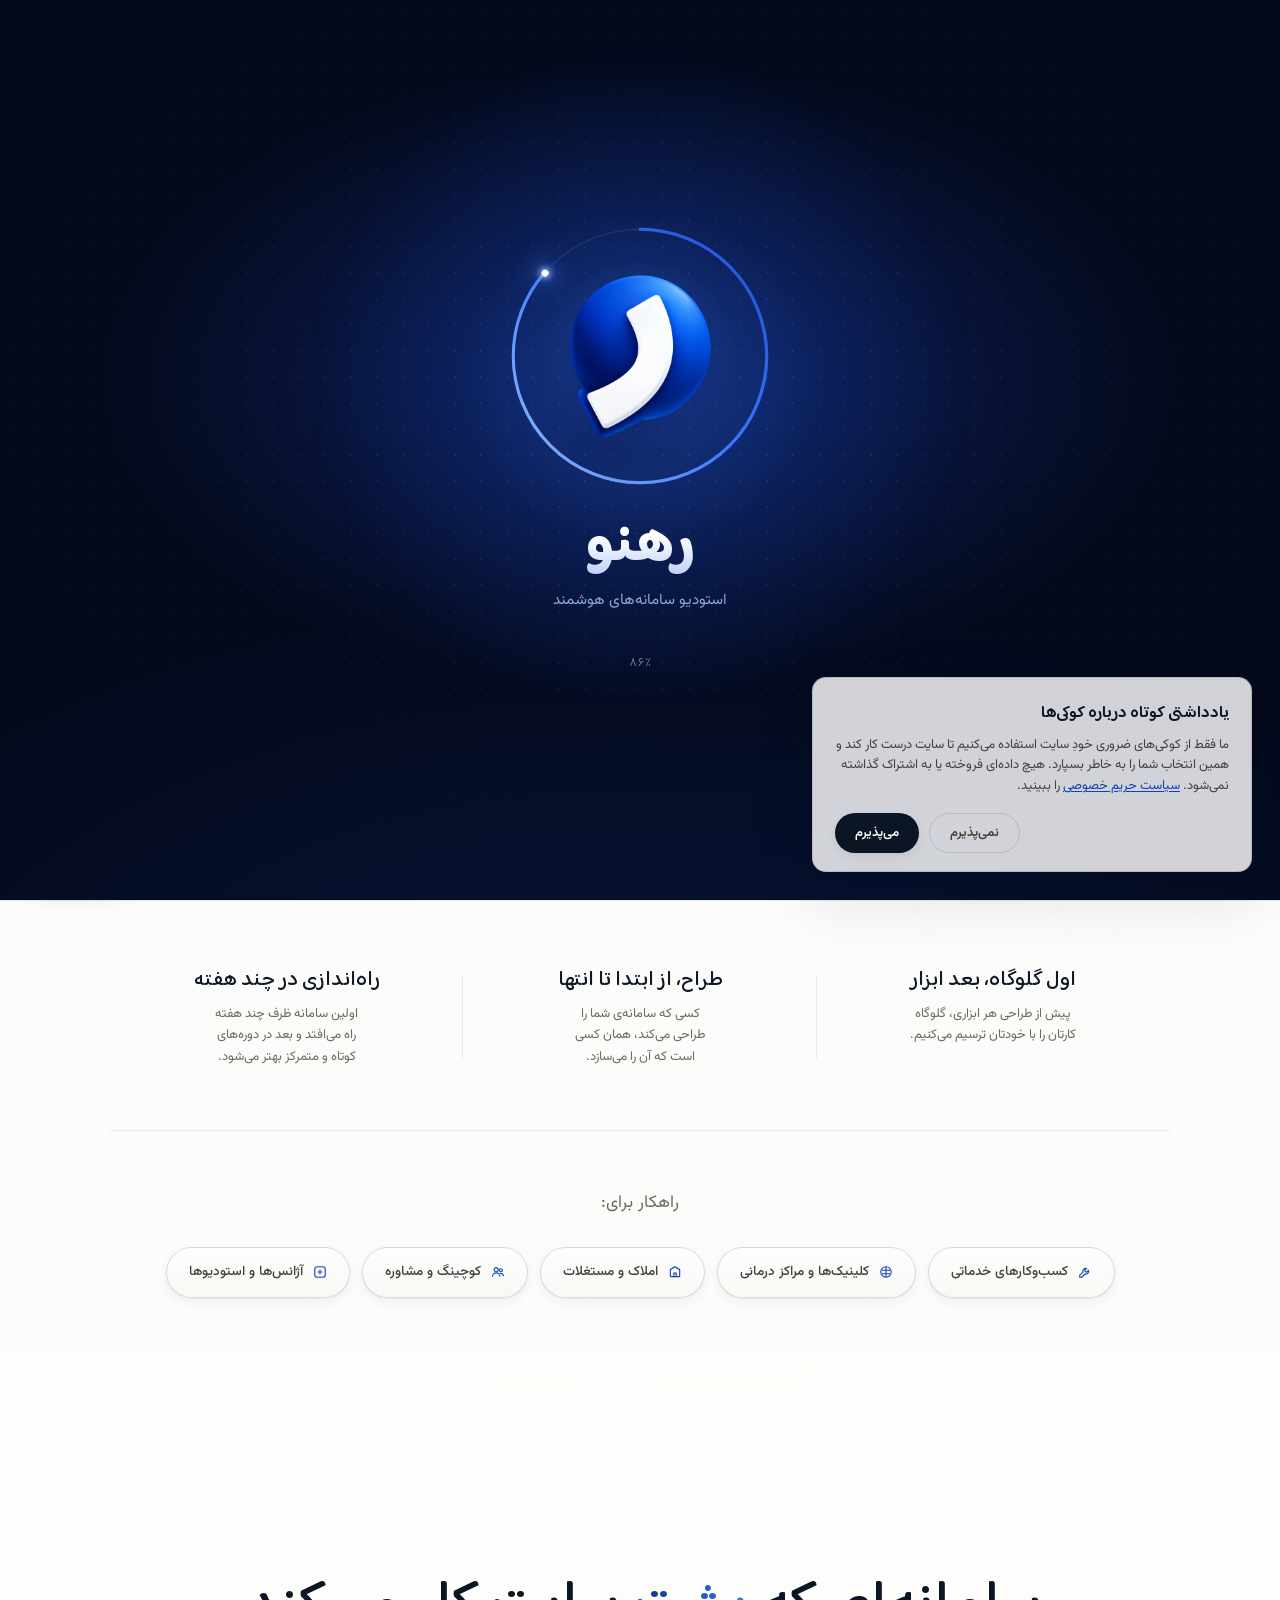
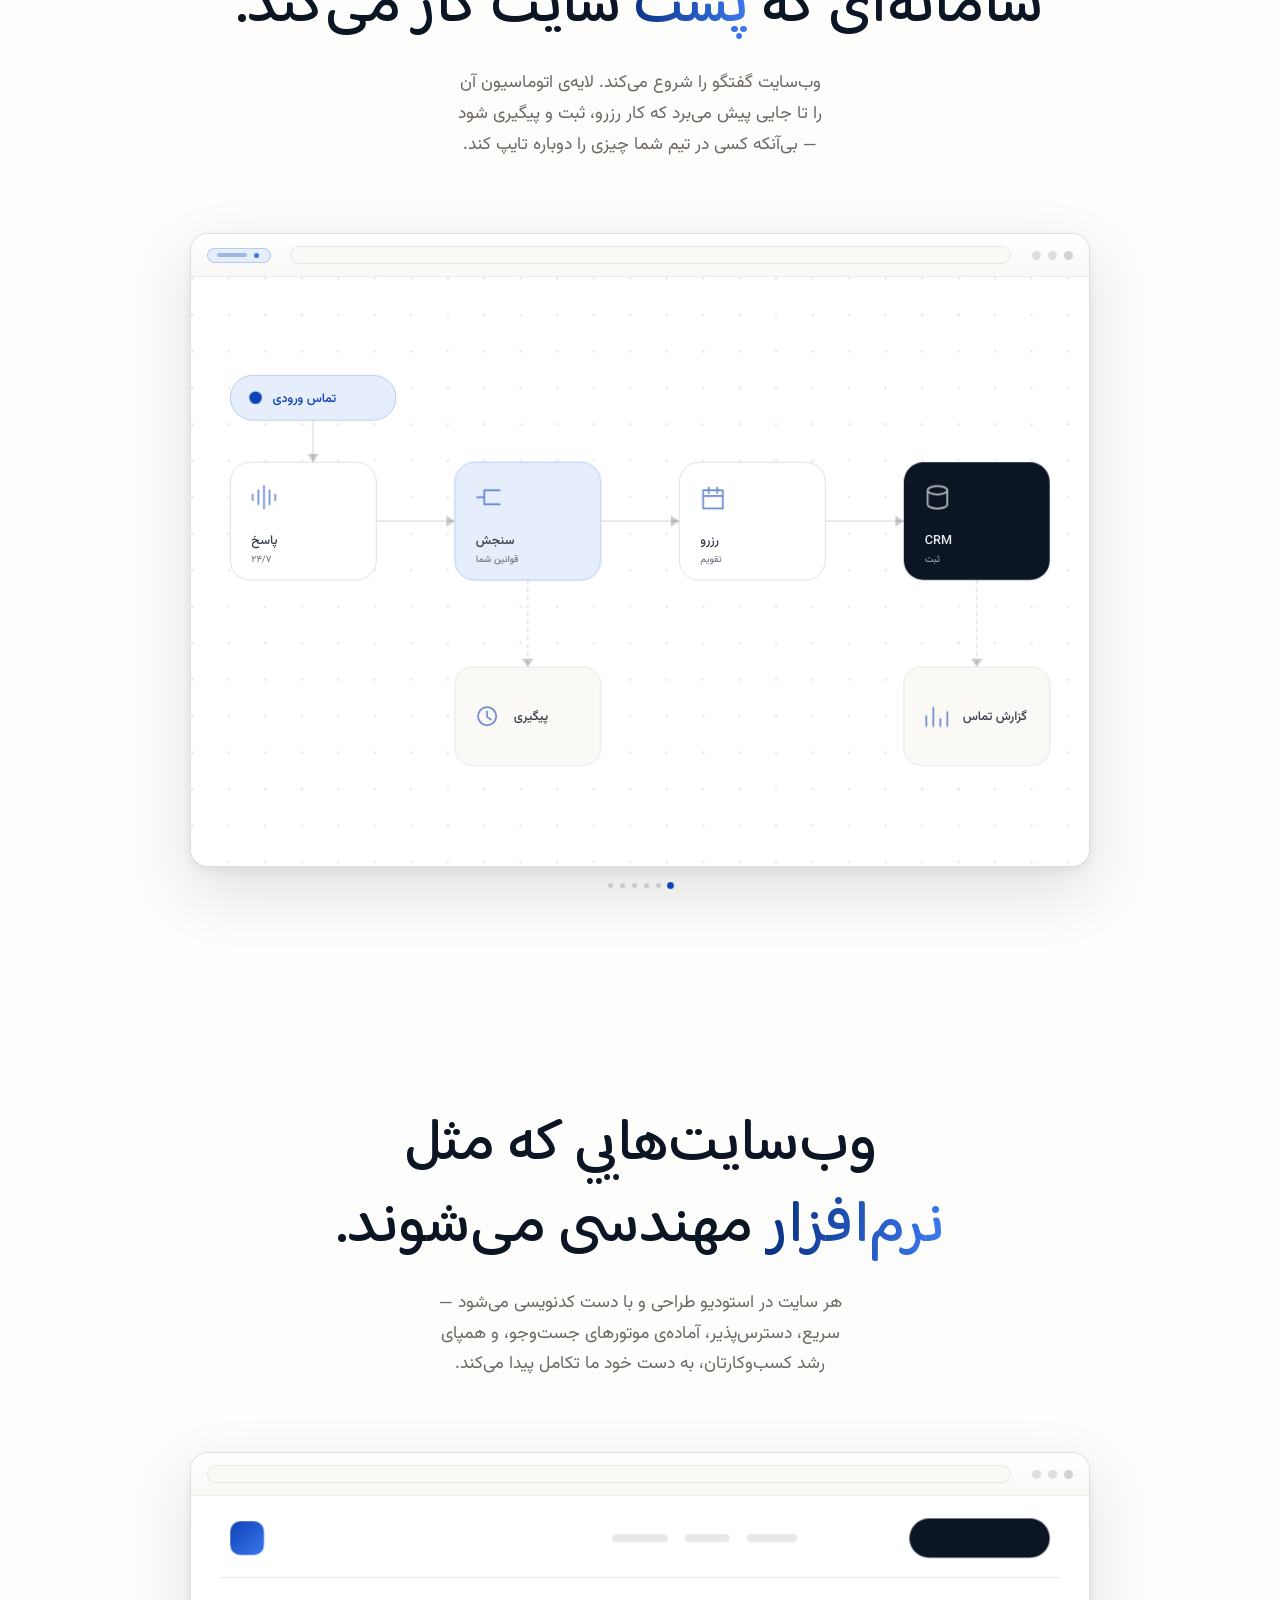
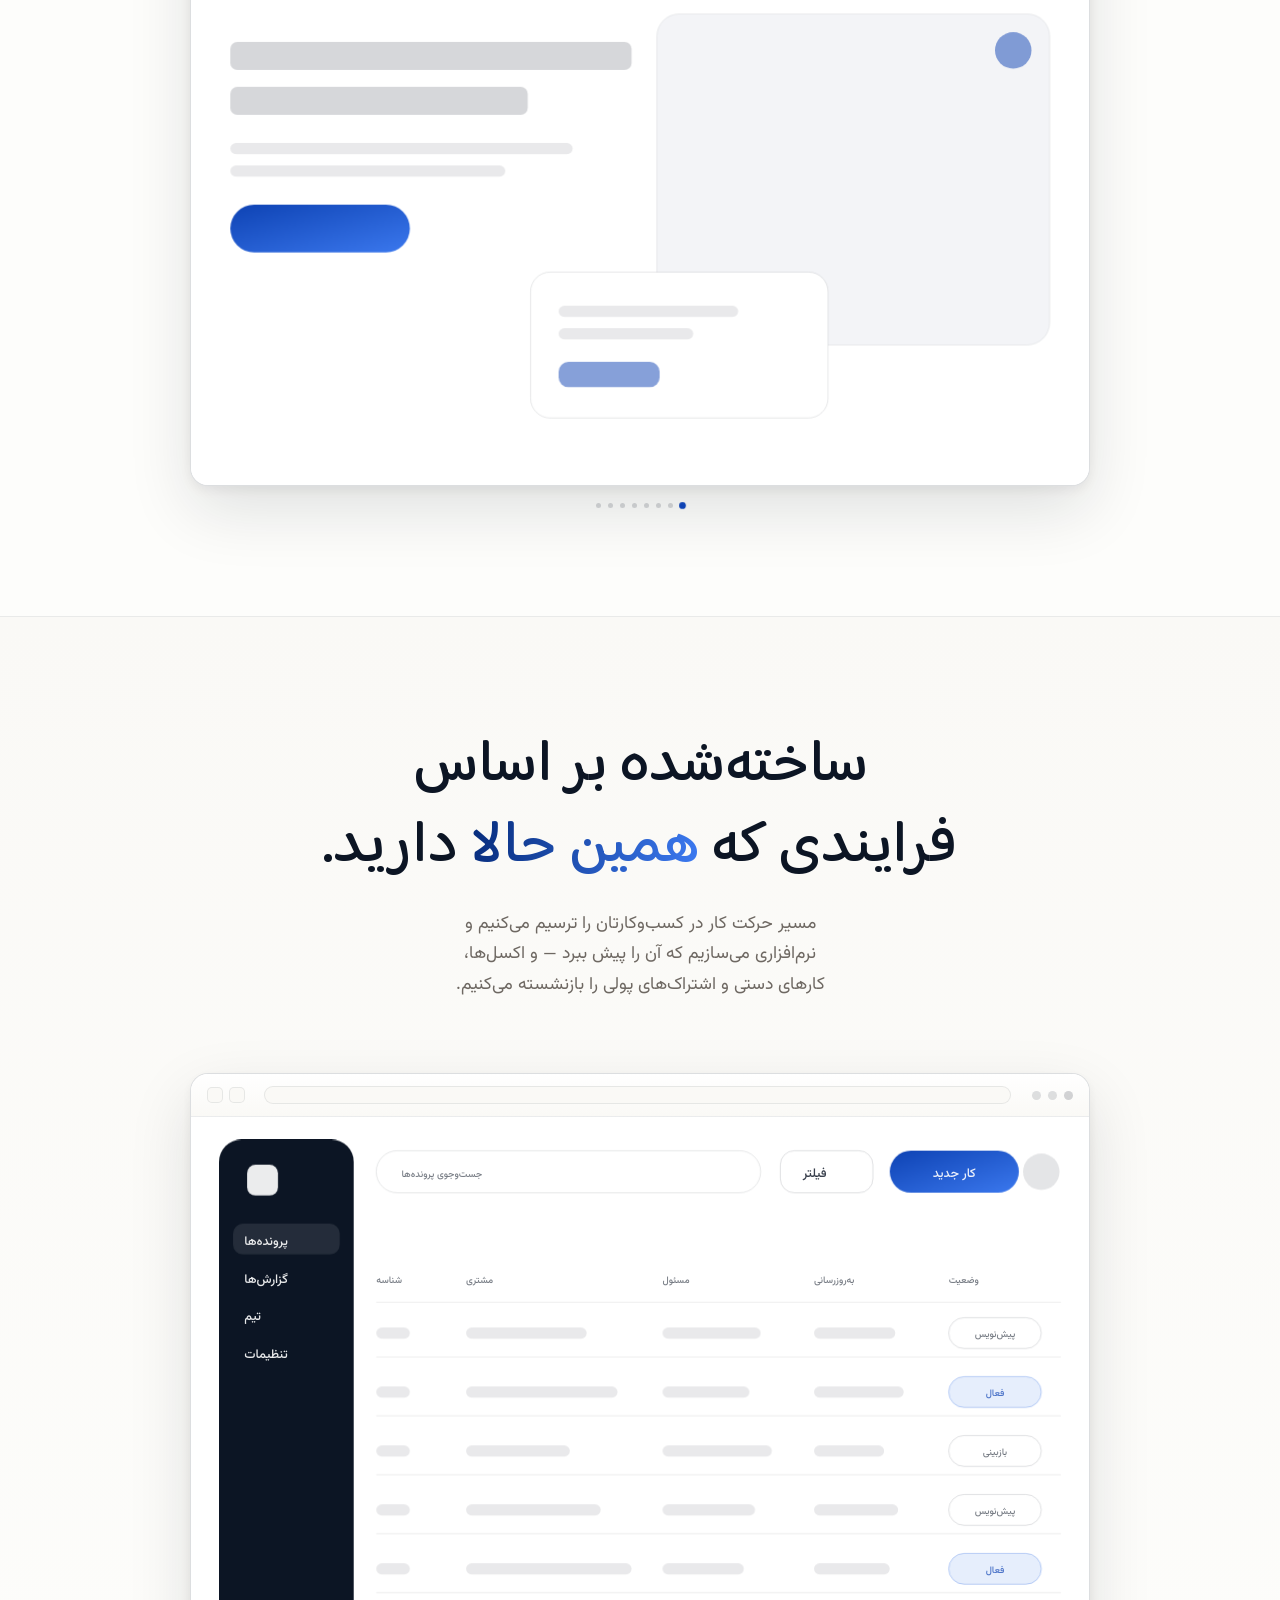
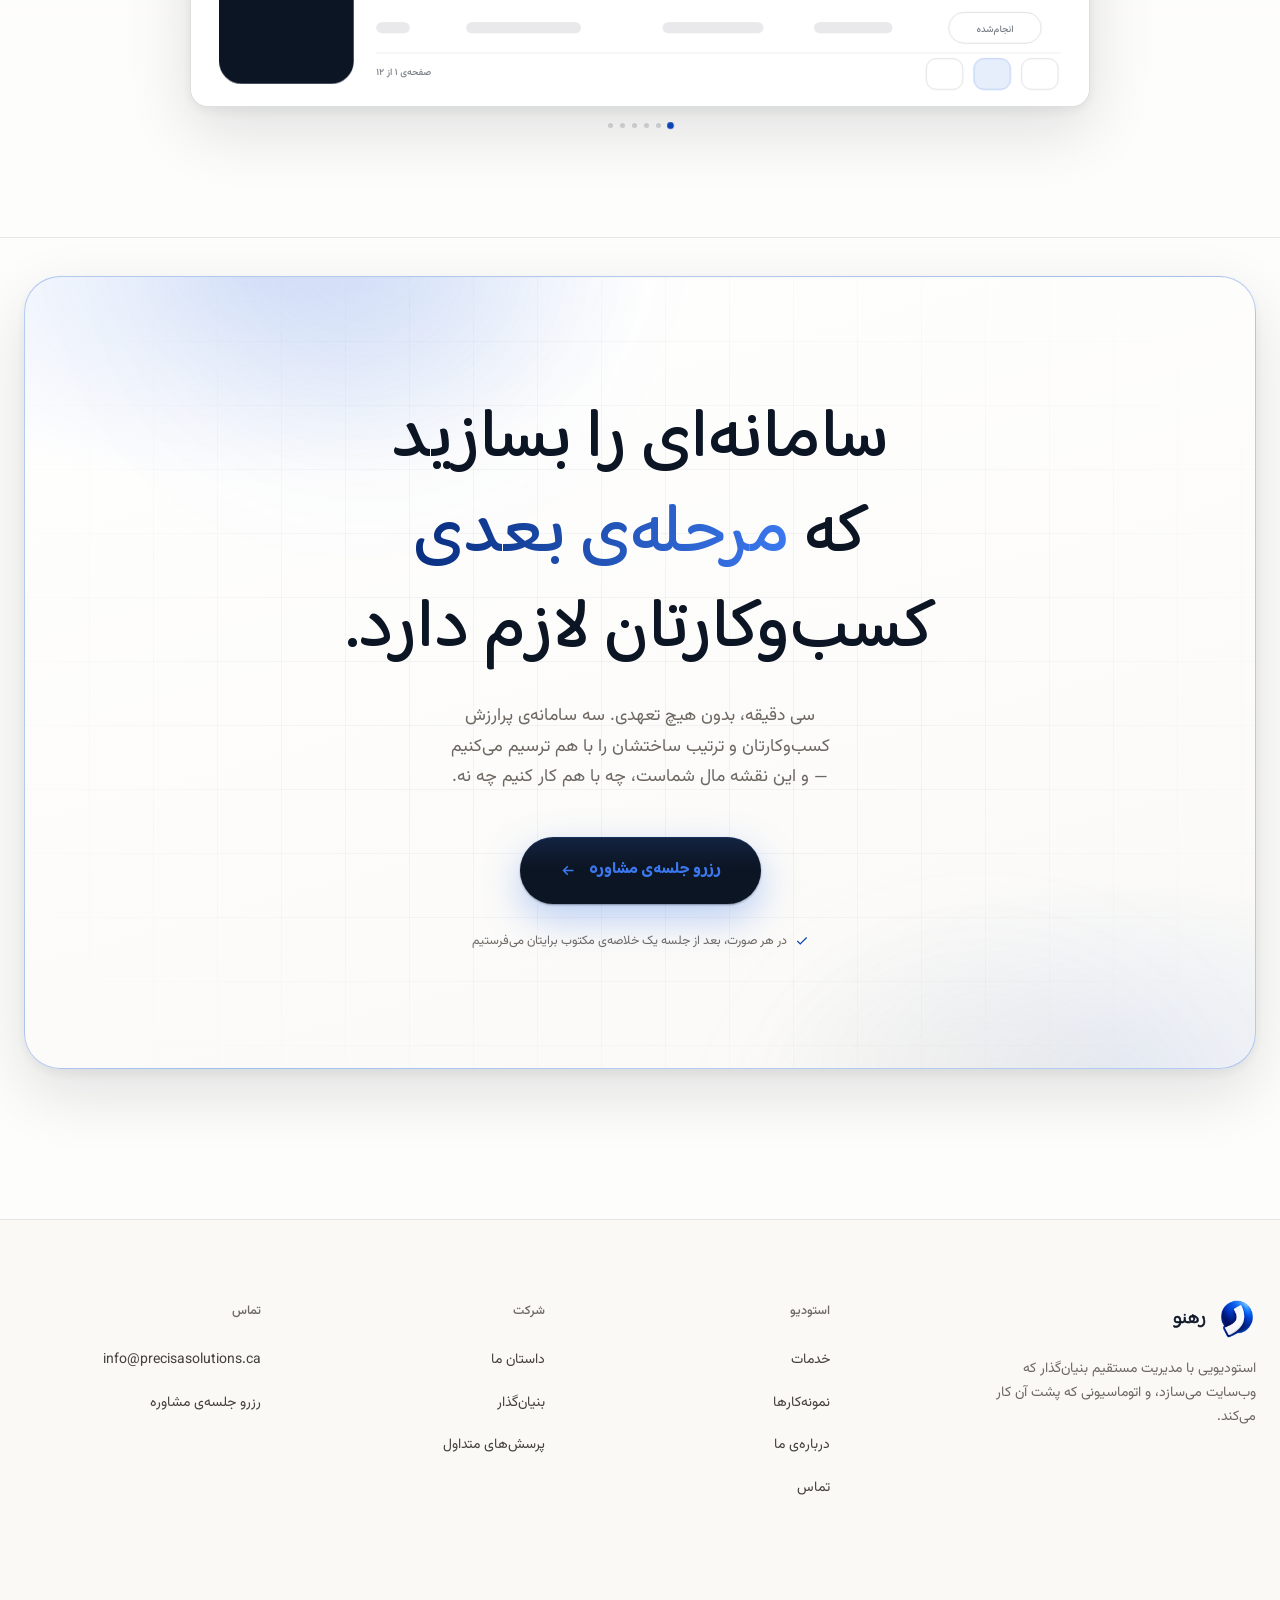
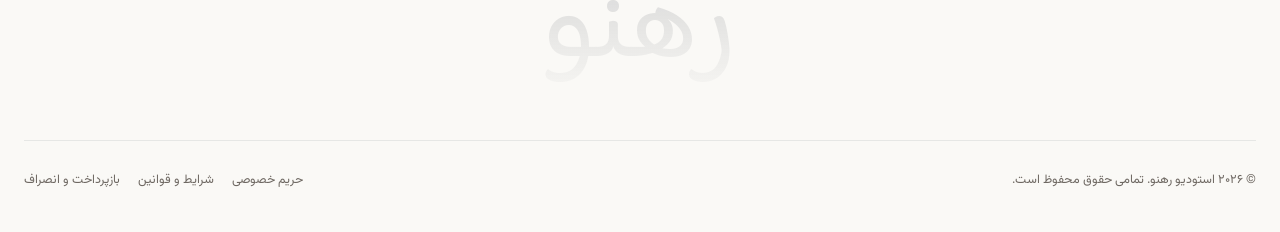
<file: index.html>
<!DOCTYPE html>
<html lang="fa" dir="rtl">
<head>
<meta charset="UTF-8" />
<meta name="viewport" content="width=device-width, initial-scale=1.0" />
<meta http-equiv="Content-Security-Policy" content="default-src 'self'; script-src 'self'; style-src 'self' 'unsafe-inline'; font-src 'self'; img-src 'self' data:; connect-src 'self'; base-uri 'self'; form-action 'self'; object-src 'none'; frame-src 'self'" />
<meta name="referrer" content="strict-origin-when-cross-origin" />
<title>رهنو — سامانه‌های هوش مصنوعی و وب‌سایت برای کسب‌وکارهای امروزی</title>
<meta name="description" content="رهنو استودیویی است که با مدیریت مستقیم بنیان‌گذارش، وب‌سایت‌های پرسرعت و سامانه‌های هوش مصنوعیِ پشت آن‌ها را می‌سازد — دستیار تلفنی، اتوماسیون CRM، نوبت‌دهی و گزارش زنده." />
<link rel="preload" as="image" href="images/rahno-mark-480.webp?v=74a420d5" type="image/webp" />
<link rel="icon" type="image/png" sizes="32x32" href="images/rahno-favicon-32.png?v=c6a90423" />
<link rel="icon" type="image/png" sizes="192x192" href="images/rahno-favicon-192.png?v=aa01a1bd" />
<link rel="apple-touch-icon" href="images/rahno-favicon-180.png?v=b11100e2" />
<link rel="stylesheet" href="assets/styles.css?v=d7fb3064" />
<link rel="stylesheet" href="assets/enhance.css?v=0a8f33a8" />
<link rel="stylesheet" href="assets/fa.css?v=77e7d172" />
<link rel="stylesheet" href="assets/rahno-loader.css?v=b6b3d370" />
<link rel="stylesheet" href="assets/rahno-hero.css?v=2d477e65" />
</head>
<body class="home locked">

<a class="skip-link" href="#main">رفتن به محتوا</a>


<div class="grain" aria-hidden="true"></div>

<!-- Preloader: the رهنو intro (assets/rahno-loader.css, driven by main.js) -->
<div class="rl" id="preloader" aria-hidden="true">
  <div class="rl-glow"></div>
  <div class="rl-core">
    <div class="rl-emblem">
      <span class="rl-wave"></span><span class="rl-wave"></span><span class="rl-wave"></span>
      <svg class="rl-ring" viewBox="0 0 200 200">
        <defs>
          <linearGradient id="rlGrad" x1="0" y1="0" x2="1" y2="1">
            <stop offset="0" stop-color="#9cc2ff"/><stop offset=".5" stop-color="#3b7bff"/><stop offset="1" stop-color="#1d4fd0"/>
          </linearGradient>
        </defs>
        <circle class="rl-track" cx="100" cy="100" r="96" pathLength="100"/>
        <circle class="rl-arc" cx="100" cy="100" r="96" pathLength="100"/>
      </svg>
      <span class="rl-head"></span>
      <div class="rl-logo">
        <img src="images/rahno-mark-480.webp?v=74a420d5" alt="" width="480" height="480" decoding="async" />
        <span class="rl-sheen"></span>
      </div>
    </div>
    <div class="rl-word">رهنو</div>
    <div class="rl-sub">استودیو سامانه‌های هوشمند</div>
    <div class="rl-count"><span class="rl-num">۰</span>٪</div>
  </div>
</div>

<div class="cursor-dot" id="cursorDot" aria-hidden="true"></div>
<div class="cursor-ring" id="cursorRing" aria-hidden="true"></div>
<div class="scroll-progress" aria-hidden="true"><i id="progressBar"></i></div>

<!-- Navigation -->
<nav class="nav" id="nav" aria-label="منوی اصلی">
  <div class="nav-inner">
    <a href="index.html" class="nav-logo" aria-label="رهنو — صفحه‌ی اصلی">
      <img class="brand-mark" src="images/rahno-mark.png?v=42c17253" alt="" aria-hidden="true" />
      <span class="wm-text">رهنو</span>
    </a>
    <ul class="nav-links">
      <li><a href="index.html" class="active">خانه</a></li>
      <li><a href="services.html">خدمات</a></li>
      <li><a href="projects.html">نمونه‌کارها</a></li>
      <li><a href="about.html">درباره‌ی ما</a></li>
      <li><a href="contact.html">تماس</a></li>
    </ul>
    <div class="nav-right">
      <a href="contact.html" class="nav-cta magnetic">رزرو جلسه‌ی مشاوره</a>
      <button class="nav-burger" id="burger" aria-label="باز کردن منو" aria-expanded="false">
        <span></span><span></span><span></span>
      </button>
    </div>
  </div>
</nav>

<div class="mobile-menu" id="mobileMenu">
  <a href="index.html">خانه</a>
  <a href="services.html">خدمات</a>
  <a href="projects.html">نمونه‌کارها</a>
  <a href="about.html">درباره‌ی ما</a>
  <a href="contact.html">تماس</a>
  <a href="contact.html" class="build-link">رزرو جلسه‌ی مشاوره</a>
</div>

<!-- ============ HERO ============
     Styles: assets/rahno-hero.css · Runtime: assets/rahno-hero.js
     The picture is a small 3D scene: a made-up sample client site (a
     dental clinic) in a browser and on a phone. It turns toward the
     pointer and can be dragged round; «نمای لایه‌ها» pulls the site apart
     into the layers it is built from; and the phone works — tap it and it
     comes forward with the clinic's mobile site, menu and booking. All the
     text, the phone's included, can be changed right here. -->
<header class="sj-hero" id="sjHero" aria-label="رهنو — شریک شما در دقت و نوآوری">
  <div class="sj-bg" aria-hidden="true"><i class="sj-bg-aurora"></i><i class="sj-bg-floor"></i><i class="sj-bg-glow"></i></div>
  <div class="sj-inner">

    <div class="sj-copy">
      <h1 data-in style="--d:.05s"><span>شریک شما در</span> <span><span class="gold-word">دقت</span> و <span class="gold-word">نوآوری</span></span></h1>
      <p class="sj-sub" data-in style="--d:.18s">وب‌سایت و سامانه‌های هوشمند، ساخته‌شده برای رشد کسب‌وکار شما.</p>
      <div class="sj-ctas" data-in style="--d:.3s">
        <a href="contact.html" class="btn-gold magnetic"><span>شروع پروژه‌ی وب‌سایت</span><svg class="rtl-flip" width="17" height="17" viewBox="0 0 24 24" fill="none" stroke="currentColor" stroke-width="2.2" aria-hidden="true"><path d="M5 12h14M13 6l6 6-6 6"/></svg></a>
        <a href="projects.html" class="btn-ghost magnetic"><span>دیدن نمونه‌کارها</span></a>
      </div>
    </div>

    <div class="sj-visual">
      <div class="sj-stage" id="sjStage" role="group" aria-label="نمونه‌ی سه‌بعدی وب‌سایت یک کلینیک دندان‌پزشکی، روی دسکتاپ و موبایل">
        <div class="sj-world">
        <div class="sj-tilt">
          <div class="sj-scene">

            <i class="sj-cube" style="--x:34px;--y:46px;--z:-90px;--s:30px;--t:26s"><i><i><i></i><i></i><i></i><i></i><i></i><i></i></i></i></i>
            <i class="sj-cube" style="--x:500px;--y:356px;--z:110px;--s:24px;--t:31s"><i><i><i></i><i></i><i></i><i></i><i></i><i></i></i></i></i>
            <i class="sj-cube" style="--x:514px;--y:-24px;--z:-160px;--s:18px;--t:23s"><i><i><i></i><i></i><i></i><i></i><i></i><i></i></i></i></i>
            <i class="sj-cube" style="--x:250px;--y:350px;--z:170px;--s:15px;--t:19s"><i><i><i></i><i></i><i></i><i></i><i></i><i></i></i></i></i>

            <div class="sj-browser" aria-hidden="true">
              <i class="sj-shadow"></i>
              <i class="sj-slab" aria-hidden="true"><i></i><i></i><i></i><i></i></i>
              <i class="sj-base"></i>
              <div class="sj-bar"><i></i><i></i><i></i><span class="sj-url"><svg viewBox="0 0 24 24" fill="none" stroke="currentColor" stroke-width="1.8" stroke-linecap="round" stroke-linejoin="round" aria-hidden="true"><rect x="5" y="11" width="14" height="9" rx="2"/><path d="M8 11V8a4 4 0 0 1 8 0v3"/></svg>سایت‌شما.ir</span><span class="sj-bar-tools"><i></i><i></i></span></div>
              <div class="sj-site">
                <i class="sj-sheet is-base" style="--i:0"><em class="sj-tag"><b>۱</b>ساختار<small>HTML</small></em></i>
                <i class="sj-sheet" style="--i:1"><em class="sj-tag"><b>۲</b>طراحی<small>CSS</small></em></i>
                <i class="sj-sheet" style="--i:2"><em class="sj-tag"><b>۳</b>محتوا<small>سئو</small></em></i>
                <i class="sj-sheet" style="--i:3"><em class="sj-tag"><b>۴</b>تعامل<small>JS</small></em></i>
                <i class="sj-s-bg"></i>
                <div class="sj-s-nav">
                  <span class="sj-s-logo"><i><svg viewBox="0 0 24 24" fill="none" stroke="currentColor" stroke-width="1.8" stroke-linecap="round" stroke-linejoin="round" aria-hidden="true"><path d="M8 3.5c-2.4 0-4 1.8-4 4.3 0 2.1 1 3.5 1.6 6 .5 2.3.9 6.7 2.6 6.7 1.5 0 1.6-4 3.8-4s2.3 4 3.8 4c1.7 0 2.1-4.4 2.6-6.7.6-2.5 1.6-3.9 1.6-6 0-2.5-1.6-4.3-4-4.3-1.6 0-2.5.9-4 .9s-2.4-.9-4-.9Z"/></svg></i>کلینیک لبخند</span>
                  <span class="sj-s-menu"><span>خدمات</span><span>پزشکان</span><span>تماس</span></span>
                  <span class="sj-s-btn">نوبت آنلاین</span>
                </div>
                <div class="sj-s-hero">
                  <div class="sj-s-copy">
                    <span class="sj-s-kicker">دندان‌پزشکی زیبایی و ترمیمی</span>
                    <b class="sj-s-title">لبخندتان را<br>به ما بسپارید</b>
                    <span class="sj-s-sub">نوبت آنلاین در کمتر از یک دقیقه، بدون انتظار پشت خط.</span>
                    <span class="sj-s-cta">دریافت نوبت آنلاین</span>
                  </div>
                  <div class="sj-s-media"><i class="sj-s-photo"><svg class="sj-art" viewBox="0 0 200 120" preserveAspectRatio="xMidYMid slice" aria-hidden="true">
  <defs>
    <linearGradient id="sArtBg" x1="0" y1="0" x2="1" y2="1"><stop offset="0" stop-color="#9CC2FF"/><stop offset=".5" stop-color="#3B7BFF"/><stop offset="1" stop-color="#1638A8"/></linearGradient>
    <radialGradient id="sArtGlow" cx=".72" cy=".2" r=".65"><stop offset="0" stop-color="#fff" stop-opacity=".6"/><stop offset="1" stop-color="#fff" stop-opacity="0"/></radialGradient>
    <linearGradient id="sArtTooth" x1="0" y1="0" x2=".3" y2="1"><stop offset="0" stop-color="#fff"/><stop offset="1" stop-color="#DCE7FF"/></linearGradient>
  </defs>
  <rect width="200" height="120" fill="url(#sArtBg)"/>
  <rect width="200" height="120" fill="url(#sArtGlow)"/>
  <circle cx="18" cy="108" r="38" fill="#fff" opacity=".13"/>
  <circle cx="170" cy="24" r="15" fill="#fff" opacity=".24"/>
  <ellipse cx="104" cy="108" rx="30" ry="4.5" fill="#0A1D5C" opacity=".25"/>
  <g transform="translate(62 14) rotate(-8 43 43) scale(3.55)"><path d="M8 3.5c-2.4 0-4 1.8-4 4.3 0 2.1 1 3.5 1.6 6 .5 2.3.9 6.7 2.6 6.7 1.5 0 1.6-4 3.8-4s2.3 4 3.8 4c1.7 0 2.1-4.4 2.6-6.7.6-2.5 1.6-3.9 1.6-6 0-2.5-1.6-4.3-4-4.3-1.6 0-2.5.9-4 .9s-2.4-.9-4-.9Z" fill="url(#sArtTooth)"/><path d="M7 6.2c.9-.7 2-.9 3-.6" fill="none" stroke="#B7EDE2" stroke-width=".9" stroke-linecap="round"/></g>
  <path d="M152 58l2.6 7.1 7.1 2.6-7.1 2.6-2.6 7.1-2.6-7.1-7.1-2.6 7.1-2.6z" fill="#fff"/>
  <path d="M46 30l1.6 4.4 4.4 1.6-4.4 1.6-1.6 4.4-1.6-4.4-4.4-1.6 4.4-1.6z" fill="#fff" opacity=".85"/>
</svg></i><span class="sj-s-rate">★ ۴٫۹ رضایت بیماران</span></div>
                </div>
                <div class="sj-s-cards">
                  <span><i><svg viewBox="0 0 24 24" fill="none" stroke="currentColor" stroke-width="1.8" stroke-linecap="round" stroke-linejoin="round" aria-hidden="true"><path d="M8 3.5c-2.4 0-4 1.8-4 4.3 0 2.1 1 3.5 1.6 6 .5 2.3.9 6.7 2.6 6.7 1.5 0 1.6-4 3.8-4s2.3 4 3.8 4c1.7 0 2.1-4.4 2.6-6.7.6-2.5 1.6-3.9 1.6-6 0-2.5-1.6-4.3-4-4.3-1.6 0-2.5.9-4 .9s-2.4-.9-4-.9Z"/></svg></i><em>ایمپلنت</em></span>
                  <span><i><svg viewBox="0 0 24 24" fill="none" stroke="currentColor" stroke-width="1.8" stroke-linecap="round" stroke-linejoin="round" aria-hidden="true"><circle cx="12" cy="12" r="9"/><path d="M8 14.5a5 5 0 0 0 8 0M9 9.5h.01M15 9.5h.01"/></svg></i><em>ارتودنسی</em></span>
                  <span><i><svg viewBox="0 0 24 24" fill="none" stroke="currentColor" stroke-width="1.8" stroke-linecap="round" stroke-linejoin="round" aria-hidden="true"><path d="M12 3l1.8 5.2L19 10l-5.2 1.8L12 17l-1.8-5.2L5 10l5.2-1.8z"/></svg></i><em>سفید کردن</em></span>
                </div>
              </div>
              <i class="sj-glare"></i>
            </div>

            <i class="sj-veil" aria-hidden="true"></i>

            <div class="sj-phone">
              <i class="sj-shadow" aria-hidden="true"></i>
              <i class="sj-slab" aria-hidden="true"><i></i><i></i><i></i><i></i><i></i></i>
              <i class="sj-keys" aria-hidden="true"><i></i><i></i><i></i><i></i></i>
              <div class="sj-p-body">
                <div class="sj-p-screen" role="group" aria-label="نسخه‌ی موبایل سایت نمونه: کلینیک لبخند" tabindex="-1" inert>
                  <div class="sj-p-status" aria-hidden="true"><b>۹:۴۱</b><span><i class="sj-p-sig"><i></i><i></i><i></i><i></i></i><svg class="sj-p-wifi" viewBox="0 0 24 24" fill="currentColor"><path d="M12 18.5a1.6 1.6 0 1 0 0 .01ZM5.6 11.6a9 9 0 0 1 12.8 0l-1.6 1.6a6.8 6.8 0 0 0-9.6 0Zm3 3a4.8 4.8 0 0 1 6.8 0l-1.6 1.6a2.6 2.6 0 0 0-3.6 0ZM2.6 8.6a13.3 13.3 0 0 1 18.8 0l-1.6 1.6a11 11 0 0 0-15.6 0Z"/></svg><i class="sj-p-batt"><i></i></i></span></div>
                  <span class="sj-p-island" aria-hidden="true"></span>
                  <div class="sj-p-scroll">
                    <header class="sj-p-head">
                      <span class="sj-p-logo"><i><svg viewBox="0 0 24 24" fill="none" stroke="currentColor" stroke-width="1.8" stroke-linecap="round" stroke-linejoin="round" aria-hidden="true"><path d="M8 3.5c-2.4 0-4 1.8-4 4.3 0 2.1 1 3.5 1.6 6 .5 2.3.9 6.7 2.6 6.7 1.5 0 1.6-4 3.8-4s2.3 4 3.8 4c1.7 0 2.1-4.4 2.6-6.7.6-2.5 1.6-3.9 1.6-6 0-2.5-1.6-4.3-4-4.3-1.6 0-2.5.9-4 .9s-2.4-.9-4-.9Z"/></svg></i>کلینیک لبخند</span>
                      <button type="button" class="sj-p-menu-btn" data-act="menu" aria-label="باز کردن منو" aria-expanded="false"><i></i></button>
                    </header>
                    <section class="sj-p-hero">
                      <span class="sj-p-kicker">دندان‌پزشکی زیبایی و ترمیمی</span>
                      <b class="sj-p-title">لبخندتان را به ما بسپارید</b>
                      <p class="sj-p-sub">نوبت آنلاین در کمتر از یک دقیقه، بدون انتظار پشت خط.</p>
                      <button type="button" class="sj-p-cta" data-act="book">دریافت نوبت آنلاین</button>
                      <div class="sj-p-art"><svg class="sj-art" viewBox="0 0 200 120" preserveAspectRatio="xMidYMid slice" aria-hidden="true">
  <defs>
    <linearGradient id="pArtBg" x1="0" y1="0" x2="1" y2="1"><stop offset="0" stop-color="#9CC2FF"/><stop offset=".5" stop-color="#3B7BFF"/><stop offset="1" stop-color="#1638A8"/></linearGradient>
    <radialGradient id="pArtGlow" cx=".72" cy=".2" r=".65"><stop offset="0" stop-color="#fff" stop-opacity=".6"/><stop offset="1" stop-color="#fff" stop-opacity="0"/></radialGradient>
    <linearGradient id="pArtTooth" x1="0" y1="0" x2=".3" y2="1"><stop offset="0" stop-color="#fff"/><stop offset="1" stop-color="#DCE7FF"/></linearGradient>
  </defs>
  <rect width="200" height="120" fill="url(#pArtBg)"/>
  <rect width="200" height="120" fill="url(#pArtGlow)"/>
  <circle cx="18" cy="108" r="38" fill="#fff" opacity=".13"/>
  <circle cx="170" cy="24" r="15" fill="#fff" opacity=".24"/>
  <ellipse cx="104" cy="108" rx="30" ry="4.5" fill="#0A1D5C" opacity=".25"/>
  <g transform="translate(62 14) rotate(-8 43 43) scale(3.55)"><path d="M8 3.5c-2.4 0-4 1.8-4 4.3 0 2.1 1 3.5 1.6 6 .5 2.3.9 6.7 2.6 6.7 1.5 0 1.6-4 3.8-4s2.3 4 3.8 4c1.7 0 2.1-4.4 2.6-6.7.6-2.5 1.6-3.9 1.6-6 0-2.5-1.6-4.3-4-4.3-1.6 0-2.5.9-4 .9s-2.4-.9-4-.9Z" fill="url(#pArtTooth)"/><path d="M7 6.2c.9-.7 2-.9 3-.6" fill="none" stroke="#B7EDE2" stroke-width=".9" stroke-linecap="round"/></g>
  <path d="M152 58l2.6 7.1 7.1 2.6-7.1 2.6-2.6 7.1-2.6-7.1-7.1-2.6 7.1-2.6z" fill="#fff"/>
  <path d="M46 30l1.6 4.4 4.4 1.6-4.4 1.6-1.6 4.4-1.6-4.4-4.4-1.6 4.4-1.6z" fill="#fff" opacity=".85"/>
</svg><span class="sj-p-rate">★ ۴٫۹ <small>از ۱٬۲۰۰ نظر</small></span></div>
                    </section>
                    <ul class="sj-p-stats">
                      <li><b>۱۲ سال</b><span>تجربه</span></li>
                      <li><b>+۸٬۰۰۰</b><span>بیمار</span></li>
                      <li><b>۴ پزشک</b><span>متخصص</span></li>
                    </ul>
                    <section class="sj-p-sec" id="sjpServices">
                      <h4>خدمات</h4>
                      <button type="button" class="sj-p-svc" data-act="book" data-service="ایمپلنت"><i><svg viewBox="0 0 24 24" fill="none" stroke="currentColor" stroke-width="1.8" stroke-linecap="round" stroke-linejoin="round" aria-hidden="true"><path d="M8 3.5c-2.4 0-4 1.8-4 4.3 0 2.1 1 3.5 1.6 6 .5 2.3.9 6.7 2.6 6.7 1.5 0 1.6-4 3.8-4s2.3 4 3.8 4c1.7 0 2.1-4.4 2.6-6.7.6-2.5 1.6-3.9 1.6-6 0-2.5-1.6-4.3-4-4.3-1.6 0-2.5.9-4 .9s-2.4-.9-4-.9Z"/></svg></i><span><b>ایمپلنت</b><small>دندان ثابت و ماندگار</small></span><svg viewBox="0 0 24 24" fill="none" stroke="currentColor" stroke-width="1.8" stroke-linecap="round" stroke-linejoin="round" aria-hidden="true"><path d="m14.5 6-6 6 6 6"/></svg></button>
                      <button type="button" class="sj-p-svc" data-act="book" data-service="ارتودنسی"><i><svg viewBox="0 0 24 24" fill="none" stroke="currentColor" stroke-width="1.8" stroke-linecap="round" stroke-linejoin="round" aria-hidden="true"><circle cx="12" cy="12" r="9"/><path d="M8 14.5a5 5 0 0 0 8 0M9 9.5h.01M15 9.5h.01"/></svg></i><span><b>ارتودنسی</b><small>ردیف کردن دندان‌ها، شفاف یا ثابت</small></span><svg viewBox="0 0 24 24" fill="none" stroke="currentColor" stroke-width="1.8" stroke-linecap="round" stroke-linejoin="round" aria-hidden="true"><path d="m14.5 6-6 6 6 6"/></svg></button>
                      <button type="button" class="sj-p-svc" data-act="book" data-service="سفید کردن"><i><svg viewBox="0 0 24 24" fill="none" stroke="currentColor" stroke-width="1.8" stroke-linecap="round" stroke-linejoin="round" aria-hidden="true"><path d="M12 3l1.8 5.2L19 10l-5.2 1.8L12 17l-1.8-5.2L5 10l5.2-1.8z"/></svg></i><span><b>سفید کردن</b><small>یک جلسه، چند درجه روشن‌تر</small></span><svg viewBox="0 0 24 24" fill="none" stroke="currentColor" stroke-width="1.8" stroke-linecap="round" stroke-linejoin="round" aria-hidden="true"><path d="m14.5 6-6 6 6 6"/></svg></button>
                      <button type="button" class="sj-p-svc" data-act="book" data-service="چکاپ و جرم‌گیری"><i><svg viewBox="0 0 24 24" fill="none" stroke="currentColor" stroke-width="1.8" stroke-linecap="round" stroke-linejoin="round" aria-hidden="true"><path d="M12 3l7 3v5c0 4.6-3 8.3-7 10-4-1.7-7-5.4-7-10V6z"/><path d="m9 12 2 2 4-4"/></svg></i><span><b>چکاپ و جرم‌گیری</b><small>هر شش ماه یک بار</small></span><svg viewBox="0 0 24 24" fill="none" stroke="currentColor" stroke-width="1.8" stroke-linecap="round" stroke-linejoin="round" aria-hidden="true"><path d="m14.5 6-6 6 6 6"/></svg></button>
                    </section>
                    <section class="sj-p-sec" id="sjpDoctors">
                      <h4>پزشکان</h4>
                      <div class="sj-p-docs">
                        <div class="sj-p-doc"><i class="sj-p-ava" style="--h:212">س‌ر</i><b>دکتر سارا رضایی</b><small>متخصص ارتودنسی</small></div>
                        <div class="sj-p-doc"><i class="sj-p-ava" style="--h:236">ع‌م</i><b>دکتر علی محمدی</b><small>جراح ایمپلنت</small></div>
                      </div>
                    </section>
                    <section class="sj-p-sec" id="sjpReviews">
                      <h4>نظر بیماران</h4>
                      <blockquote class="sj-p-quote"><span aria-label="پنج ستاره">★★★★★</span><p>«بدون درد و با حوصله. نوبتم را از گوشی گرفتم و سر ساعت پذیرش شدم.»</p><small>مریم، تهران</small></blockquote>
                    </section>
                    <section class="sj-p-sec sj-p-contact" id="sjpContact">
                      <h4>تماس</h4>
                      <p><svg viewBox="0 0 24 24" fill="none" stroke="currentColor" stroke-width="1.8" stroke-linecap="round" stroke-linejoin="round" aria-hidden="true"><path d="M12 21s-6.5-5.7-6.5-11a6.5 6.5 0 0 1 13 0c0 5.3-6.5 11-6.5 11Z"/><circle cx="12" cy="10" r="2.3"/></svg>تهران، خیابان ولیعصر</p>
                      <p><svg viewBox="0 0 24 24" fill="none" stroke="currentColor" stroke-width="1.8" stroke-linecap="round" stroke-linejoin="round" aria-hidden="true"><circle cx="12" cy="12" r="8.6"/><path d="M12 7.5V12l3 2"/></svg>شنبه تا پنجشنبه، ۹ تا ۲۰</p>
                      <p><svg viewBox="0 0 24 24" fill="none" stroke="currentColor" stroke-width="1.8" stroke-linecap="round" stroke-linejoin="round" aria-hidden="true"><path d="M5.2 4.5h3l1.5 4-2 1.2a10 10 0 0 0 4.6 4.6l1.2-2 4 1.5v3a2 2 0 0 1-2.2 2A15.5 15.5 0 0 1 3.2 6.7a2 2 0 0 1 2-2.2Z"/></svg><span dir="ltr">۰۲۱ ۱۲۳۴ ۵۶۷۸</span></p>
                    </section>
                  </div>
                  <div class="sj-p-bar"><button type="button" class="sj-p-book" data-act="book"><svg viewBox="0 0 24 24" fill="none" stroke="currentColor" stroke-width="1.8" stroke-linecap="round" stroke-linejoin="round" aria-hidden="true"><rect x="4" y="5" width="16" height="15" rx="2.5"/><path d="M8 3v4M16 3v4M4 10h16"/></svg>نوبت آنلاین</button></div>
                  <nav class="sj-p-menu" aria-label="منوی سایت نمونه">
                    <header><span class="sj-p-logo"><i><svg viewBox="0 0 24 24" fill="none" stroke="currentColor" stroke-width="1.8" stroke-linecap="round" stroke-linejoin="round" aria-hidden="true"><path d="M8 3.5c-2.4 0-4 1.8-4 4.3 0 2.1 1 3.5 1.6 6 .5 2.3.9 6.7 2.6 6.7 1.5 0 1.6-4 3.8-4s2.3 4 3.8 4c1.7 0 2.1-4.4 2.6-6.7.6-2.5 1.6-3.9 1.6-6 0-2.5-1.6-4.3-4-4.3-1.6 0-2.5.9-4 .9s-2.4-.9-4-.9Z"/></svg></i>لبخند</span><button type="button" data-act="menu-close" aria-label="بستن منو"><svg viewBox="0 0 24 24" fill="none" stroke="currentColor" stroke-width="1.8" stroke-linecap="round" stroke-linejoin="round" aria-hidden="true"><path d="M6 6l12 12M18 6 6 18"/></svg></button></header>
                    <button type="button" data-act="goto" data-to="sjpServices">خدمات</button>
                    <button type="button" data-act="goto" data-to="sjpDoctors">پزشکان</button>
                    <button type="button" data-act="goto" data-to="sjpReviews">نظر بیماران</button>
                    <button type="button" data-act="goto" data-to="sjpContact">تماس</button>
                    <button type="button" class="sj-p-cta" data-act="book">دریافت نوبت آنلاین</button>
                  </nav>
                  <i class="sj-p-dim" data-act="sheet-close" aria-hidden="true"></i>
                  <div class="sj-p-sheet" role="dialog" aria-label="رزرو نوبت">
                    <div class="sj-p-form">
                      <header><b>نوبت آنلاین</b><button type="button" data-act="sheet-close" aria-label="بستن"><svg viewBox="0 0 24 24" fill="none" stroke="currentColor" stroke-width="1.8" stroke-linecap="round" stroke-linejoin="round" aria-hidden="true"><path d="M6 6l12 12M18 6 6 18"/></svg></button></header>
                      <div class="sj-p-step"><span>خدمت</span><div class="sj-p-chips" data-pick="service"><button type="button" data-v="ایمپلنت" aria-pressed="false">ایمپلنت</button><button type="button" data-v="ارتودنسی" aria-pressed="false">ارتودنسی</button><button type="button" data-v="سفید کردن" aria-pressed="false">سفید کردن</button><button type="button" data-v="چکاپ و جرم‌گیری" aria-pressed="false">چکاپ و جرم‌گیری</button></div></div>
                      <div class="sj-p-step"><span>روز</span><div class="sj-p-chips sj-p-days" data-pick="day"></div></div>
                      <div class="sj-p-step"><span>ساعت</span><div class="sj-p-chips" data-pick="time"><button type="button" data-v="۹:۳۰" aria-pressed="false">۹:۳۰</button><button type="button" data-v="۱۱:۰۰" aria-pressed="false">۱۱:۰۰</button><button type="button" disabled aria-label="۱۲:۳۰، پر شده">۱۲:۳۰<small>پر شده</small></button><button type="button" data-v="۱۶:۰۰" aria-pressed="false">۱۶:۰۰</button><button type="button" data-v="۱۸:۳۰" aria-pressed="false">۱۸:۳۰</button></div></div>
                      <button type="button" class="sj-p-confirm" data-act="confirm" disabled>تأیید نوبت</button>
                    </div>
                    <div class="sj-p-done" aria-live="polite">
                      <svg class="sj-p-check" viewBox="0 0 52 52" aria-hidden="true"><circle cx="26" cy="26" r="23"/><path d="m15 27 7.5 7.5L38 19"/></svg>
                      <b>نوبت شما ثبت شد</b>
                      <p class="sj-p-summary"></p>
                      <small>کد پیگیری ۴۸۲۱۷ · پیامک تأیید فرستاده شد</small>
                      <button type="button" class="sj-p-cta" data-act="done">باشه</button>
                    </div>
                  </div>
                  <div class="sj-p-push" role="status"><i><svg viewBox="0 0 24 24" fill="none" stroke="currentColor" stroke-width="1.8" stroke-linecap="round" stroke-linejoin="round" aria-hidden="true"><path d="M8 3.5c-2.4 0-4 1.8-4 4.3 0 2.1 1 3.5 1.6 6 .5 2.3.9 6.7 2.6 6.7 1.5 0 1.6-4 3.8-4s2.3 4 3.8 4c1.7 0 2.1-4.4 2.6-6.7.6-2.5 1.6-3.9 1.6-6 0-2.5-1.6-4.3-4-4.3-1.6 0-2.5.9-4 .9s-2.4-.9-4-.9Z"/></svg></i><span><b>کلینیک لبخند <small>همین حالا</small></b><span class="sj-p-push-text"></span></span></div>
                  <span class="sj-p-home" aria-hidden="true"></span>
                </div>
              </div>
              <i class="sj-glare" aria-hidden="true"></i>
              <span class="sj-tip" aria-hidden="true"><svg viewBox="0 0 24 24" fill="none" stroke="currentColor" stroke-width="1.8" stroke-linecap="round" stroke-linejoin="round" aria-hidden="true"><path d="M9 11V5.6a1.6 1.6 0 0 1 3.2 0V10m0-1.2a1.6 1.6 0 0 1 3.2 0V11m0-.6a1.6 1.6 0 0 1 3.2 0v4.3a6.3 6.3 0 0 1-6.3 6.3h-.4a5.3 5.3 0 0 1-4.3-2.2l-3-4.2a1.7 1.7 0 0 1 2.6-2.1L9 14"/></svg>امتحانش کنید</span>
            </div>

          </div>
        </div>
        </div>
      </div>
      <button type="button" class="sj-phone-close" aria-label="بستن موبایل"><svg viewBox="0 0 24 24" fill="none" stroke="currentColor" stroke-width="1.8" stroke-linecap="round" stroke-linejoin="round" aria-hidden="true"><path d="M6 6l12 12M18 6 6 18"/></svg><span>بستن</span></button>
      <div class="sj-controls" data-in style="--d:1.1s">
        <button type="button" class="sj-phone-btn" aria-pressed="false"><svg viewBox="0 0 24 24" fill="none" stroke="currentColor" stroke-width="1.8" stroke-linecap="round" stroke-linejoin="round" aria-hidden="true"><rect x="6.5" y="2.5" width="11" height="19" rx="2.8"/><path d="M10.5 18.5h3"/></svg><span>امتحان روی موبایل</span></button>
        <button type="button" class="sj-layers-btn" aria-pressed="false" aria-controls="sjStage"><svg viewBox="0 0 24 24" fill="none" stroke="currentColor" stroke-width="1.9" stroke-linejoin="round" aria-hidden="true"><path d="M12 3 2.5 8 12 13l9.5-5z"/><path d="m2.5 12.5 9.5 5 9.5-5"/><path d="m2.5 17 9.5 5 9.5-5"/></svg><span>نمای لایه‌ها</span></button>
        <span class="sj-hint" aria-hidden="true"><svg viewBox="0 0 24 24" fill="none" stroke="currentColor" stroke-width="1.9" stroke-linecap="round" stroke-linejoin="round" aria-hidden="true"><path d="M8 7 3 12l5 5M16 7l5 5-5 5M3 12h18"/></svg>بکشید تا بچرخد</span>
      </div>
    </div>

  </div>
</header>

<main id="main">
<!-- ============ SERVICES ============ -->
<section class="industries services-strip" aria-label="آنچه می‌سازیم">

  <!-- how the studio works — leads the strip, sharing its band so the
       two read as one block rather than two stacked sections -->
  <div class="principles-grid strip-principles">
    <div class="principle reveal">
      <h3>اول گلوگاه، بعد ابزار</h3>
      <p>پیش از طراحی هر ابزاری، گلوگاه کارتان را با خودتان ترسیم می‌کنیم.</p>
    </div>
    <div class="principle reveal" style="--d:.1s">
      <h3>طراح، از ابتدا تا انتها</h3>
      <p>کسی که سامانه‌ی شما را طراحی می‌کند، همان کسی است که آن را می‌سازد.</p>
    </div>
    <div class="principle reveal" style="--d:.2s">
      <h3>راه‌اندازی در چند هفته</h3>
      <p>اولین سامانه ظرف چند هفته راه می‌افتد و بعد در دوره‌های کوتاه و متمرکز بهتر می‌شود.</p>
    </div>
  </div>

  <p class="industries-label">راهکار برای:</p>
  <div class="industry-chips reveal">
    <span class="industry-chip">
      <svg width="14" height="14" viewBox="0 0 24 24" fill="none" stroke="currentColor" stroke-width="1.9" aria-hidden="true"><path d="M14.7 6.3a4.5 4.5 0 0 0-6.1 5.5L3 17.4V21h3.6l5.6-5.6a4.5 4.5 0 0 0 5.5-6.1l-2.8 2.8-2.5-.7-.7-2.5 3-2.6Z"/></svg>
      کسب‌وکارهای خدماتی
    </span>
    <span class="industry-chip">
      <svg width="14" height="14" viewBox="0 0 24 24" fill="none" stroke="currentColor" stroke-width="1.9" aria-hidden="true"><path d="M12 3v18M5 9h14M5 15h14"/><circle cx="12" cy="12" r="9"/></svg>
      کلینیک‌ها و مراکز درمانی
    </span>
    <span class="industry-chip">
      <svg width="14" height="14" viewBox="0 0 24 24" fill="none" stroke="currentColor" stroke-width="1.9" aria-hidden="true"><path d="M4 20V8l8-5 8 5v12"/><path d="M4 20h16M10 20v-6h4v6"/></svg>
      املاک و مستغلات
    </span>
    <span class="industry-chip">
      <svg width="14" height="14" viewBox="0 0 24 24" fill="none" stroke="currentColor" stroke-width="1.9" aria-hidden="true"><circle cx="9" cy="8" r="3.5"/><path d="M2.5 20a6.5 6.5 0 0 1 13 0"/><circle cx="17" cy="9" r="2.5"/><path d="M15.5 14.5a5 5 0 0 1 6 4.5"/></svg>
      کوچینگ و مشاوره
    </span>
    <span class="industry-chip">
      <svg width="14" height="14" viewBox="0 0 24 24" fill="none" stroke="currentColor" stroke-width="1.9" aria-hidden="true"><rect x="3" y="3" width="18" height="18" rx="4"/><path d="M8 12h8M12 8v8"/></svg>
      آژانس‌ها و استودیوها
    </span>
  </div>

  <!-- the hero's CTA and trustline close this strip -->
  <div class="ms-actions reveal" style="--d:.1s">
    <div class="ms-ctas">
      <a href="contact.html" class="ms-cta ms-cta--solid magnetic">
        <span class="ms-cta-dot" aria-hidden="true"></span>
        <span class="ms-cta-label">رزرو جلسه‌ی مشاوره</span>
        <svg class="rtl-flip" width="16" height="16" viewBox="0 0 24 24" fill="none" stroke="currentColor" stroke-width="2" aria-hidden="true"><path d="M5 12h14M13 6l6 6-6 6"/></svg>
      </a>
      <a href="projects.html" class="ms-cta magnetic">
        <span class="ms-cta-label">نمونه‌کارها</span>
        <svg class="rtl-flip" width="16" height="16" viewBox="0 0 24 24" fill="none" stroke="currentColor" stroke-width="2" aria-hidden="true"><path d="M5 12h14M13 6l6 6-6 6"/></svg>
      </a>
    </div>
  </div>
</section>

<!-- ============ AI AUTOMATIONS — the layer that runs it ============ -->
<section class="section" id="ai">
  <div class="container">
    <div class="reveal wd-head-solo">
      <h2 class="section-title">سامانه‌ای که <span class="gold-word">پشت</span> سایت کار می‌کند.</h2>
      <p class="section-sub">
        وب‌سایت گفتگو را شروع می‌کند. لایه‌ی اتوماسیون آن را تا جایی پیش می‌برد
        که کار رزرو، ثبت و پیگیری شود — بی‌آنکه کسی در تیم شما چیزی را
        دوباره تایپ کند.
      </p>
    </div>

    <div class="wd-panel solo">
      <div class="wd-visual reveal">
        <div class="wd-stage" id="aiStage" data-hold="3600" aria-hidden="true">
          <div class="wd-browser">
            <div class="wd-bar">
              <i></i><i></i><i></i>
              <span class="wd-url"></span>
              <span class="wd-live" aria-hidden="true"><i></i></span>
            </div>
            <!-- Six routes a job takes through a business, drawn as the flows we build. -->
            <div class="wd-viewport">
              <span class="wd-scan"></span>
              <svg class="wd-page" id="aiPage" viewBox="0 0 640 420">
                <defs>
                  <pattern id="aiGrid" width="26" height="26" patternUnits="userSpaceOnUse">
                    <circle cx="1" cy="1" r="1" fill="rgba(12,21,36,.09)"/>
                  </pattern>
                </defs>
                <!-- the canvas the flows are drawn on: constant, so it reads as
                     one board the automations are laid out across -->
                <rect x="0" y="0" width="640" height="420" fill="url(#aiGrid)"/>

                <!-- ── 01 · a call answered, qualified, booked and recorded ── -->
                <g class="wd-lay on" data-lay="0" style="--st:0.0300s">
                  <rect class="f-live l-el" style="--i:0" x="28" y="70" width="118" height="32" rx="16"/>
                  <circle class="f-dot l-el" style="--i:1" cx="46" cy="86" r="4.5"/>
                  <text class="n-name n-accent l-el" style="--i:2" x="58" y="89">تماس ورودی</text>
                  <path class="f-edge" d="M87 102V132"/>
                  <path class="f-arrow l-el" style="--i:3" d="M83 126L87 132L91 126Z"/>
                  <path class="f-edge" d="M132 174H188"/>
                  <path class="f-arrow l-el" style="--i:4" d="M182 170L188 174L182 178Z"/>
                  <path class="f-edge" d="M292 174H348"/>
                  <path class="f-arrow l-el" style="--i:5" d="M342 170L348 174L342 178Z"/>
                  <path class="f-edge" d="M452 174H508"/>
                  <path class="f-arrow l-el" style="--i:6" d="M502 170L508 174L502 178Z"/>
                  <path class="f-edge f-dash" d="M240 216V278"/>
                  <path class="f-arrow l-el" style="--i:7" d="M236 272L240 278L244 272Z"/>
                  <path class="f-edge f-dash" d="M560 216V278"/>
                  <path class="f-arrow l-el" style="--i:8" d="M556 272L560 278L564 272Z"/>
                  <rect class="f-node l-el" style="--i:9" x="28" y="132" width="104" height="84" rx="14"/>
                  <g transform="translate(43 148)"><path class="f-glyph l-el" style="--i:10" d="M1 7v4M5 4v10M9 1v16M13 4v10M17 7v4"/></g>
                  <text class="n-name l-el" style="--i:11" x="43" y="190">پاسخ</text>
                  <text class="n-note l-el" style="--i:12" x="43" y="203">۲۴/۷</text>
                  <rect class="f-live l-el" style="--i:13" x="188" y="132" width="104" height="84" rx="14"/>
                  <g transform="translate(203 148)"><path class="f-glyph l-el" style="--i:14" d="M1 9h5M6 4v10M6 4h11M6 14h11"/></g>
                  <text class="n-name l-el" style="--i:15" x="203" y="190">سنجش</text>
                  <text class="n-note l-el" style="--i:16" x="203" y="203">قوانین شما</text>
                  <rect class="f-node l-el" style="--i:17" x="348" y="132" width="104" height="84" rx="14"/>
                  <g transform="translate(363 148)"><path class="f-glyph l-el" style="--i:18" d="M2 4h14v13H2zM2 8h14M6 2v4M12 2v4"/></g>
                  <text class="n-name l-el" style="--i:19" x="363" y="190">رزرو</text>
                  <text class="n-note l-el" style="--i:20" x="363" y="203">تقویم</text>
                  <rect class="f-sys l-el" style="--i:21" x="508" y="132" width="104" height="84" rx="14"/>
                  <g transform="translate(523 148)"><path class="f-glyph-l l-el" style="--i:22" d="M2 4c0-1.66 3.13-3 7-3s7 1.34 7 3-3.13 3-7 3-7-1.34-7-3zM2 4v10c0 1.66 3.13 3 7 3s7-1.34 7-3V4"/></g>
                  <text class="n-name on-ink l-el" style="--i:23" x="523" y="190">CRM</text>
                  <text class="n-note on-ink l-el" style="--i:24" x="523" y="203">ثبت</text>
                  <rect class="f-step l-el" style="--i:25" x="188" y="278" width="104" height="70" rx="12"/>
                  <g transform="translate(202 304)"><path class="f-glyph l-el" style="--i:26" d="M9 2.5a6.5 6.5 0 1 1 0 13 6.5 6.5 0 0 1 0-13zM9 5.5v4l2.6 1.9"/></g>
                  <text class="n-name l-el" style="--i:27" x="230" y="316">پیگیری</text>
                  <rect class="f-step l-el" style="--i:28" x="508" y="278" width="104" height="70" rx="12"/>
                  <g transform="translate(522 304)"><path class="f-glyph l-el" style="--i:29" d="M2 16V9M7 16V3M12 16v-5M17 16V6"/></g>
                  <text class="n-name l-el" style="--i:30" x="550" y="316">گزارش تماس</text>
                  <path class="f-flow" style="--end:-74; --fd:0s; --fdur:0.55s" d="M87 102V132"/>
                  <path class="f-flow" style="--end:-100; --fd:0.3s; --fdur:0.72s" d="M132 174H188"/>
                  <path class="f-flow" style="--end:-100; --fd:0.62s; --fdur:0.72s" d="M292 174H348"/>
                  <path class="f-flow" style="--end:-100; --fd:0.94s; --fdur:0.72s" d="M452 174H508"/>
                </g>

                <!-- ── 02 · an enquiry enriched, routed three ways, then filed ── -->
                <g class="wd-lay" data-lay="1" style="--st:0.0300s">
                  <path class="f-edge" d="M128 212H168"/>
                  <path class="f-arrow l-el" style="--i:0" d="M162 208L168 212L162 216Z"/>
                  <path class="f-edge" d="M272 212H294"/>
                  <path class="f-arrow l-el" style="--i:1" d="M288 208L294 212L288 216Z"/>
                  <path class="f-edge" d="M378 212H387V128H396"/>
                  <path class="f-arrow l-el" style="--i:2" d="M390 124L396 128L390 132Z"/>
                  <path class="f-edge" d="M378 212H396"/>
                  <path class="f-arrow l-el" style="--i:3" d="M390 208L396 212L390 216Z"/>
                  <path class="f-edge" d="M378 212H387V296H396"/>
                  <path class="f-arrow l-el" style="--i:4" d="M390 292L396 296L390 300Z"/>
                  <path class="f-edge f-dash" d="M492 128H508V212H524"/>
                  <path class="f-edge f-dash" d="M492 212H524"/>
                  <path class="f-edge f-dash" d="M492 296H508V212H524"/>
                  <path class="f-arrow l-el" style="--i:5" d="M518 208L524 212L518 216Z"/>
                  <rect class="f-node l-el" style="--i:6" x="24" y="164" width="104" height="96" rx="14"/>
                  <g transform="translate(39 180)"><path class="f-glyph l-el" style="--i:7" d="M2 4h14v10H2zM2 5l7 5 7-5"/></g>
                  <text class="n-name l-el" style="--i:8" x="39" y="234">درخواست</text>
                  <text class="n-note l-el" style="--i:9" x="39" y="247">فرم سایت</text>
                  <rect class="f-live l-el" style="--i:10" x="168" y="164" width="104" height="96" rx="14"/>
                  <g transform="translate(183 180)"><path class="f-glyph l-el" style="--i:11" d="M1 3h16l-6 7v7l-4-2.5V10z"/></g>
                  <text class="n-name l-el" style="--i:12" x="183" y="234">تکمیل</text>
                  <text class="n-note l-el" style="--i:13" x="183" y="247">استعلام</text>
                  <polygon class="f-live l-el" style="--i:14" points="336,166 380,212 336,258 292,212"/>
                  <g transform="translate(327 194)"><path class="f-glyph l-el" style="--i:15" d="M1 9h5M6 4v10M6 4h11M6 14h11"/></g>
                  <text class="n-name n-accent l-el" style="--i:16" x="336" y="228" text-anchor="middle">مسیردهی</text>
                  <rect class="f-step l-el" style="--i:17" x="396" y="96" width="96" height="64" rx="12"/>
                  <g transform="translate(410 119)"><path class="f-glyph l-el" style="--i:18" d="M9 8.4a3.4 3.4 0 1 0 0-6.8 3.4 3.4 0 0 0 0 6.8zM2 17a7 7 0 0 1 14 0"/></g>
                  <text class="n-name l-el" style="--i:19" x="438" y="131">مسئول</text>
                  <rect class="f-step l-el" style="--i:20" x="396" y="180" width="96" height="64" rx="12"/>
                  <g transform="translate(410 203)"><path class="f-glyph l-el" style="--i:21" d="M2 16V9M7 16V3M12 16v-5M17 16V6"/></g>
                  <text class="n-name l-el" style="--i:22" x="438" y="215">گزارش</text>
                  <rect class="f-step l-el" style="--i:23" x="396" y="264" width="96" height="64" rx="12"/>
                  <g transform="translate(410 287)"><path class="f-glyph l-el" style="--i:24" d="M2 4h14v10H2zM2 5l7 5 7-5"/></g>
                  <text class="n-name l-el" style="--i:25" x="438" y="299">پاسخ</text>
                  <rect class="f-sys l-el" style="--i:26" x="524" y="164" width="88" height="96" rx="14"/>
                  <g transform="translate(539 180)"><path class="f-glyph-l l-el" style="--i:27" d="M2 4c0-1.66 3.13-3 7-3s7 1.34 7 3-3.13 3-7 3-7-1.34-7-3zM2 4v10c0 1.66 3.13 3 7 3s7-1.34 7-3V4"/></g>
                  <text class="n-name on-ink l-el" style="--i:28" x="539" y="234">CRM</text>
                  <text class="n-note on-ink l-el" style="--i:29" x="539" y="247">بایگانی</text>
                  <path class="f-flow" style="--end:-84; --fd:0s; --fdur:0.62s" d="M128 212H168"/>
                  <path class="f-flow" style="--end:-66; --fd:0.28s; --fdur:0.50s" d="M272 212H294"/>
                  <path class="f-flow" style="--end:-137; --fd:0.5s; --fdur:0.97s" d="M378 212H387V128H396"/>
                  <path class="f-flow" style="--end:-62; --fd:0.5s; --fdur:0.47s" d="M378 212H396"/>
                  <path class="f-flow" style="--end:-137; --fd:0.5s; --fdur:0.97s" d="M378 212H387V296H396"/>
                </g>

                <!-- ── 03 · a slot held, paid for, confirmed, and backfilled ── -->
                <g class="wd-lay" data-lay="2" style="--st:0.0213s">
                  <rect class="f-node l-el" style="--i:0" x="24" y="80" width="196" height="232" rx="14"/>
                  <text class="n-title l-el" style="--i:1" x="44" y="106">زمان‌های خالی</text>
                  <circle class="f-lbl l-el" style="--i:2" cx="186" cy="102" r="6"/>
                  <circle class="f-lbl l-el" style="--i:3" cx="204" cy="102" r="6"/>
                  <rect class="f-lbl l-el" style="--i:4" x="44" y="130" width="16" height="16" rx="4"/>
                  <rect class="f-lbl l-el" style="--i:5" x="66" y="130" width="16" height="16" rx="4"/>
                  <rect class="f-lbl l-el" style="--i:6" x="88" y="130" width="16" height="16" rx="4"/>
                  <rect class="f-lbl l-el" style="--i:7" x="110" y="130" width="16" height="16" rx="4"/>
                  <rect class="f-lbl l-el" style="--i:8" x="132" y="130" width="16" height="16" rx="4"/>
                  <rect class="f-lbl l-el" style="--i:9" x="154" y="130" width="16" height="16" rx="4"/>
                  <rect class="f-lbl l-el" style="--i:10" x="176" y="130" width="16" height="16" rx="4"/>
                  <rect class="f-lbl l-el" style="--i:11" x="44" y="160" width="16" height="16" rx="4"/>
                  <rect class="f-lbl l-el" style="--i:12" x="66" y="160" width="16" height="16" rx="4"/>
                  <rect class="f-lbl l-el" style="--i:13" x="88" y="160" width="16" height="16" rx="4"/>
                  <rect class="f-bar l-el" style="--i:14" x="110" y="160" width="16" height="16" rx="4"/>
                  <rect class="f-lbl l-el" style="--i:15" x="132" y="160" width="16" height="16" rx="4"/>
                  <rect class="f-lbl l-el" style="--i:16" x="154" y="160" width="16" height="16" rx="4"/>
                  <rect class="f-lbl l-el" style="--i:17" x="176" y="160" width="16" height="16" rx="4"/>
                  <rect class="f-lbl l-el" style="--i:18" x="44" y="190" width="16" height="16" rx="4"/>
                  <rect class="f-lbl l-el" style="--i:19" x="66" y="190" width="16" height="16" rx="4"/>
                  <rect class="f-lbl l-el" style="--i:20" x="88" y="190" width="16" height="16" rx="4"/>
                  <rect class="f-lbl l-el" style="--i:21" x="110" y="190" width="16" height="16" rx="4"/>
                  <rect class="f-lbl l-el" style="--i:22" x="132" y="190" width="16" height="16" rx="4"/>
                  <rect class="f-bar l-el" style="--i:23" x="154" y="190" width="16" height="16" rx="4"/>
                  <rect class="f-lbl l-el" style="--i:24" x="176" y="190" width="16" height="16" rx="4"/>
                  <rect class="f-lbl l-el" style="--i:25" x="44" y="220" width="16" height="16" rx="4"/>
                  <rect class="f-lbl l-el" style="--i:26" x="66" y="220" width="16" height="16" rx="4"/>
                  <rect class="f-lbl l-el" style="--i:27" x="88" y="220" width="16" height="16" rx="4"/>
                  <rect class="f-lbl l-el" style="--i:28" x="110" y="220" width="16" height="16" rx="4"/>
                  <rect class="f-lbl l-el" style="--i:29" x="132" y="220" width="16" height="16" rx="4"/>
                  <rect class="f-lbl l-el" style="--i:30" x="154" y="220" width="16" height="16" rx="4"/>
                  <rect class="f-lbl l-el" style="--i:31" x="176" y="220" width="16" height="16" rx="4"/>
                  <text class="n-note l-el" style="--i:32" x="44" y="278">دو نوبت نگه داشته شد</text>
                  <path class="f-edge" d="M220 120H264"/>
                  <path class="f-arrow l-el" style="--i:33" d="M258 116L264 120L258 124Z"/>
                  <path class="f-edge" d="M334 152V174"/>
                  <path class="f-arrow l-el" style="--i:34" d="M330 168L334 174L338 168Z"/>
                  <path class="f-edge" d="M334 238V260"/>
                  <path class="f-arrow l-el" style="--i:35" d="M330 254L334 260L338 254Z"/>
                  <path class="f-edge" d="M404 206H440"/>
                  <path class="f-arrow l-el" style="--i:36" d="M434 202L440 206L434 210Z"/>
                  <path class="f-edge f-dash" d="M510 238V352H122V312"/>
                  <path class="f-arrow l-el" style="--i:37" d="M118 318L122 312L126 318Z"/>
                  <text class="n-note n-accent l-el" style="--i:38" x="322" y="346" text-anchor="middle">پر کردن از لیست انتظار</text>
                  <rect class="f-node l-el" style="--i:39" x="264" y="88" width="140" height="64" rx="12"/>
                  <g transform="translate(278 111)"><path class="f-glyph l-el" style="--i:40" d="M9 2.5a6.5 6.5 0 1 1 0 13 6.5 6.5 0 0 1 0-13zM9 5.5v4l2.6 1.9"/></g>
                  <text class="n-name l-el" style="--i:41" x="306" y="120">نگه‌داشتن</text>
                  <text class="n-note l-el" style="--i:42" x="306" y="132">۱۵ دقیقه</text>
                  <rect class="f-live l-el" style="--i:43" x="264" y="174" width="140" height="64" rx="12"/>
                  <g transform="translate(278 197)"><path class="f-glyph l-el" style="--i:44" d="M2 9.5l5 5L16 4"/></g>
                  <text class="n-name l-el" style="--i:45" x="306" y="206">دریافت بیعانه</text>
                  <text class="n-note l-el" style="--i:46" x="306" y="218">کارت</text>
                  <rect class="f-node l-el" style="--i:47" x="264" y="260" width="140" height="64" rx="12"/>
                  <g transform="translate(278 283)"><path class="f-glyph l-el" style="--i:48" d="M2 4h14v13H2zM2 8h14M6 2v4M12 2v4"/></g>
                  <text class="n-name l-el" style="--i:49" x="306" y="292">تأیید</text>
                  <text class="n-note l-el" style="--i:50" x="306" y="304">پیامک + ایمیل</text>
                  <rect class="f-step l-el" style="--i:51" x="440" y="174" width="140" height="64" rx="12"/>
                  <g transform="translate(454 197)"><path class="f-glyph l-el" style="--i:52" d="M2 4h14v10H2zM2 5l7 5 7-5"/></g>
                  <text class="n-name l-el" style="--i:53" x="482" y="206">یادآوری</text>
                  <text class="n-note l-el" style="--i:54" x="482" y="218">۲۴ ساعت قبل</text>
                  <path class="f-flow" style="--end:-88; --fd:0s; --fdur:0.64s" d="M220 120H264"/>
                  <path class="f-flow" style="--end:-66; --fd:0.3s; --fdur:0.50s" d="M334 152V174"/>
                  <path class="f-flow" style="--end:-66; --fd:0.55s; --fdur:0.50s" d="M334 238V260"/>
                  <path class="f-flow" style="--end:-80; --fd:0.8s; --fdur:0.59s" d="M404 206H440"/>
                </g>

                <!-- ── 04 · a document read, its fields checked, the record written ── -->
                <g class="wd-lay" data-lay="3" style="--st:0.0300s">
                  <rect class="f-node l-el" style="--i:0" x="28" y="96" width="140" height="196" rx="12"/>
                  <text class="n-title l-el" style="--i:1" x="48" y="124">سند ورودی</text>
                  <rect class="f-lbl l-el" style="--i:2" x="48" y="146" width="92" height="7" rx="3"/>
                  <rect class="f-lbl l-el" style="--i:3" x="48" y="168" width="72" height="7" rx="3"/>
                  <rect class="f-lbl l-el" style="--i:4" x="48" y="190" width="100" height="7" rx="3"/>
                  <rect class="f-lbl l-el" style="--i:5" x="48" y="212" width="60" height="7" rx="3"/>
                  <rect class="f-lbl l-el" style="--i:6" x="48" y="234" width="86" height="7" rx="3"/>
                  <text class="n-note l-el" style="--i:7" x="48" y="274">PDF یا اسکن</text>
                  <path class="f-edge" d="M168 194H212"/>
                  <path class="f-arrow l-el" style="--i:8" d="M206 190L212 194L206 198Z"/>
                  <path class="f-edge" d="M324 194H348V128H372"/>
                  <path class="f-arrow l-el" style="--i:9" d="M366 124L372 128L366 132Z"/>
                  <path class="f-edge f-dash" d="M476 128H500V194H520"/>
                  <path class="f-edge" d="M324 194H348V168H372"/>
                  <path class="f-arrow l-el" style="--i:10" d="M366 164L372 168L366 172Z"/>
                  <path class="f-edge f-dash" d="M476 168H500V194H520"/>
                  <path class="f-edge" d="M324 194H348V208H372"/>
                  <path class="f-arrow l-el" style="--i:11" d="M366 204L372 208L366 212Z"/>
                  <path class="f-edge f-dash" d="M476 208H500V194H520"/>
                  <path class="f-edge" d="M324 194H348V248H372"/>
                  <path class="f-arrow l-el" style="--i:12" d="M366 244L372 248L366 252Z"/>
                  <path class="f-edge f-dash" d="M476 248H500V194H520"/>
                  <path class="f-arrow l-el" style="--i:13" d="M514 190L520 194L514 198Z"/>
                  <path class="f-edge" d="M566 248V316"/>
                  <path class="f-arrow l-el" style="--i:14" d="M562 310L566 316L570 310Z"/>
                  <rect class="f-live l-el" style="--i:15" x="212" y="140" width="112" height="108" rx="14"/>
                  <g transform="translate(227 156)"><path class="f-glyph l-el" style="--i:16" d="M2 2h6v6H2zM10 2h6v6h-6zM2 10h6v6H2zM10 10h6v6h-6z"/></g>
                  <text class="n-name l-el" style="--i:17" x="227" y="222">استخراج</text>
                  <text class="n-note l-el" style="--i:18" x="227" y="235">فیلدها</text>
                  <rect class="f-step l-el" style="--i:19" x="372" y="112" width="104" height="32" rx="10"/>
                  <circle class="f-dot l-el" style="--i:20" cx="388" cy="128" r="4"/>
                  <text class="n-name l-el" style="--i:21" x="400" y="131">نام</text>
                  <rect class="f-step l-el" style="--i:22" x="372" y="152" width="104" height="32" rx="10"/>
                  <circle class="f-dot l-el" style="--i:23" cx="388" cy="168" r="4"/>
                  <text class="n-name l-el" style="--i:24" x="400" y="171">تاریخ</text>
                  <rect class="f-step l-el" style="--i:25" x="372" y="192" width="104" height="32" rx="10"/>
                  <circle class="f-dot l-el" style="--i:26" cx="388" cy="208" r="4"/>
                  <text class="n-name l-el" style="--i:27" x="400" y="211">مبلغ</text>
                  <rect class="f-step l-el" style="--i:28" x="372" y="232" width="104" height="32" rx="10"/>
                  <circle class="f-dot l-el" style="--i:29" cx="388" cy="248" r="4"/>
                  <text class="n-name l-el" style="--i:30" x="400" y="251">شماره‌ی مرجع</text>
                  <rect class="f-node l-el" style="--i:31" x="520" y="140" width="92" height="108" rx="14"/>
                  <g transform="translate(535 156)"><path class="f-glyph l-el" style="--i:32" d="M2 9.5l5 5L16 4"/></g>
                  <text class="n-name l-el" style="--i:33" x="535" y="222">اعتبارسنجی</text>
                  <text class="n-note l-el" style="--i:34" x="535" y="235">قوانین</text>
                  <rect class="f-sys l-el" style="--i:35" x="212" y="316" width="400" height="64" rx="14"/>
                  <g transform="translate(232 338)"><path class="f-glyph-l l-el" style="--i:36" d="M2 4c0-1.66 3.13-3 7-3s7 1.34 7 3-3.13 3-7 3-7-1.34-7-3zM2 4v10c0 1.66 3.13 3 7 3s7-1.34 7-3V4"/></g>
                  <text class="n-name on-ink l-el" style="--i:37" x="262" y="344">سامانه‌ی مرجع</text>
                  <text class="n-note on-ink l-el" style="--i:38" x="262" y="358">یک بار ثبت، بدون تایپ دوباره</text>
                  <path class="f-flow" style="--end:-88; --fd:0s; --fdur:0.64s" d="M168 194H212"/>
                  <path class="f-flow" style="--end:-144; --fd:0.35s; --fdur:1.02s" d="M324 194H348V128H372"/>
                  <path class="f-flow" style="--end:-144; --fd:0.44999999999999996s; --fdur:1.02s" d="M324 194H348V168H372"/>
                  <path class="f-flow" style="--end:-144; --fd:0.55s; --fdur:1.02s" d="M324 194H348V208H372"/>
                  <path class="f-flow" style="--end:-144; --fd:0.65s; --fdur:1.02s" d="M324 194H348V248H372"/>
                </g>

                <!-- ── 05 · three systems merged into one live screen ── -->
                <g class="wd-lay" data-lay="4" style="--st:0.0300s">
                  <path class="f-edge" d="M128 128H154V208H180"/>
                  <path class="f-edge" d="M128 208H180"/>
                  <path class="f-edge" d="M128 288H154V208H180"/>
                  <path class="f-arrow l-el" style="--i:0" d="M174 204L180 208L174 212Z"/>
                  <path class="f-edge" d="M284 208H328"/>
                  <path class="f-arrow l-el" style="--i:1" d="M322 204L328 208L322 212Z"/>
                  <path class="f-edge" d="M432 208H476"/>
                  <path class="f-arrow l-el" style="--i:2" d="M470 204L476 208L470 212Z"/>
                  <rect class="f-step l-el" style="--i:3" x="24" y="104" width="104" height="48" rx="12"/>
                  <g transform="translate(38 119)"><path class="f-glyph l-el" style="--i:4" d="M2 4c0-1.66 3.13-3 7-3s7 1.34 7 3-3.13 3-7 3-7-1.34-7-3zM2 4v10c0 1.66 3.13 3 7 3s7-1.34 7-3V4"/></g>
                  <text class="n-name l-el" style="--i:5" x="66" y="131">CRM</text>
                  <rect class="f-step l-el" style="--i:6" x="24" y="184" width="104" height="48" rx="12"/>
                  <g transform="translate(38 199)"><path class="f-glyph l-el" style="--i:7" d="M2 4h14v10H2zM2 5l7 5 7-5"/></g>
                  <text class="n-name l-el" style="--i:8" x="66" y="211">صندوق ایمیل</text>
                  <rect class="f-step l-el" style="--i:9" x="24" y="264" width="104" height="48" rx="12"/>
                  <g transform="translate(38 279)"><path class="f-glyph l-el" style="--i:10" d="M2 4h14v13H2zM2 8h14M6 2v4M12 2v4"/></g>
                  <text class="n-name l-el" style="--i:11" x="66" y="291">تقویم</text>
                  <rect class="f-live l-el" style="--i:12" x="180" y="156" width="104" height="104" rx="14"/>
                  <g transform="translate(195 172)"><path class="f-glyph l-el" style="--i:13" d="M17 9h-5M12 4v10M12 4H1M12 14H1"/></g>
                  <text class="n-name l-el" style="--i:14" x="195" y="234">ادغام</text>
                  <text class="n-note l-el" style="--i:15" x="195" y="247">حذف تکراری</text>
                  <rect class="f-node l-el" style="--i:16" x="328" y="156" width="104" height="104" rx="14"/>
                  <g transform="translate(343 172)"><path class="f-glyph l-el" style="--i:17" d="M16 9a7 7 0 1 1-2.05-4.95M16 2v4h-4"/></g>
                  <text class="n-name l-el" style="--i:18" x="343" y="234">به‌روزرسانی</text>
                  <text class="n-note l-el" style="--i:19" x="343" y="247">ساعتی</text>
                  <rect class="f-node l-el" style="--i:20" x="476" y="84" width="140" height="248" rx="14"/>
                  <text class="n-title l-el" style="--i:21" x="496" y="110">تابلوی زنده</text>
                  <rect class="f-step l-el" style="--i:22" x="496" y="124" width="100" height="48" rx="8"/>
                  <text class="n-note l-el" style="--i:23" x="508" y="142">رزروشده</text>
                  <text class="n-stat l-el" style="--i:24" x="508" y="160">۹۴</text>
                  <rect class="f-step l-el" style="--i:25" x="496" y="180" width="100" height="48" rx="8"/>
                  <text class="n-note l-el" style="--i:26" x="508" y="198">غیبت‌ها</text>
                  <text class="n-stat l-el" style="--i:27" x="508" y="216">۳</text>
                  <rect class="f-bar l-el" style="--i:28" x="496" y="274" width="12" height="26" rx="3"/>
                  <rect class="f-bar l-el" style="--i:29" x="516" y="260" width="12" height="40" rx="3"/>
                  <rect class="f-bar l-el" style="--i:30" x="536" y="282" width="12" height="18" rx="3"/>
                  <rect class="f-bar l-el" style="--i:31" x="556" y="252" width="12" height="48" rx="3"/>
                  <rect class="f-bar l-el" style="--i:32" x="576" y="268" width="12" height="32" rx="3"/>
                  <text class="n-note l-el" style="--i:33" x="496" y="318">شش هفته</text>
                  <path class="f-flow" style="--end:-174; --fd:0s; --fdur:1.22s" d="M128 128H154V208H180"/>
                  <path class="f-flow" style="--end:-96; --fd:0.08s; --fdur:0.70s" d="M128 208H180"/>
                  <path class="f-flow" style="--end:-174; --fd:0.16s; --fdur:1.22s" d="M128 288H154V208H180"/>
                  <path class="f-flow" style="--end:-88; --fd:0.7s; --fdur:0.64s" d="M284 208H328"/>
                  <path class="f-flow" style="--end:-88; --fd:0.95s; --fdur:0.64s" d="M432 208H476"/>
                </g>

                <!-- ── 06 · below the confidence line, a person takes the call ── -->
                <g class="wd-lay" data-lay="5" style="--st:0.0300s">
                  <path class="f-edge" d="M148 204H190"/>
                  <path class="f-arrow l-el" style="--i:0" d="M184 200L190 204L184 208Z"/>
                  <path class="f-edge f-dash" d="M278 204H306V130H336"/>
                  <path class="f-arrow l-el" style="--i:1" d="M330 126L336 130L330 134Z"/>
                  <path class="f-edge" d="M278 204H306V286H336"/>
                  <path class="f-arrow l-el" style="--i:2" d="M330 282L336 286L330 290Z"/>
                  <path class="f-edge f-dash" d="M460 130H486"/>
                  <path class="f-arrow l-el" style="--i:3" d="M480 126L486 130L480 134Z"/>
                  <path class="f-edge" d="M460 286H486"/>
                  <path class="f-arrow l-el" style="--i:4" d="M480 282L486 286L480 290Z"/>
                  <rect class="f-live l-el" style="--i:5" x="24" y="158" width="124" height="92" rx="14"/>
                  <g transform="translate(39 174)"><path class="f-glyph l-el" style="--i:6" d="M1 7v4M5 4v10M9 1v16M13 4v10M17 7v4"/></g>
                  <text class="n-name l-el" style="--i:7" x="39" y="224">دستیار AI</text>
                  <text class="n-note l-el" style="--i:8" x="39" y="237">در مکالمه</text>
                  <polygon class="f-node l-el" style="--i:9" points="232,162 278,204 232,246 186,204"/>
                  <g transform="translate(223 186)"><path class="f-glyph l-el" style="--i:10" d="M2 14a7 7 0 1 1 14 0M9 14l4-5"/></g>
                  <text class="n-name l-el" style="--i:11" x="232" y="220" text-anchor="middle">مطمئن است؟</text>
                  <rect class="f-lbl l-el" style="--i:12" x="186" y="266" width="92" height="8" rx="4"/>
                  <rect class="f-bar l-el" style="--i:13" x="186" y="266" width="58" height="8" rx="4"/>
                  <text class="n-note l-el" style="--i:14" x="232" y="288" text-anchor="middle">آستانه</text>
                  <rect class="f-step l-el" style="--i:15" x="336" y="92" width="124" height="76" rx="14"/>
                  <g transform="translate(351 108)"><path class="f-glyph l-el" style="--i:16" d="M2 9.5l5 5L16 4"/></g>
                  <text class="n-name l-el" style="--i:17" x="351" y="150">حل خودکار</text>
                  <rect class="f-sys l-el" style="--i:18" x="486" y="92" width="126" height="76" rx="14"/>
                  <g transform="translate(501 108)"><path class="f-glyph-l l-el" style="--i:19" d="M2 4c0-1.66 3.13-3 7-3s7 1.34 7 3-3.13 3-7 3-7-1.34-7-3zM2 4v10c0 1.66 3.13 3 7 3s7-1.34 7-3V4"/></g>
                  <text class="n-name on-ink l-el" style="--i:20" x="501" y="150">ثبت در CRM</text>
                  <rect class="f-node l-el" style="--i:21" x="336" y="248" width="124" height="76" rx="14"/>
                  <g transform="translate(351 264)"><path class="f-glyph l-el" style="--i:22" d="M9 8.4a3.4 3.4 0 1 0 0-6.8 3.4 3.4 0 0 0 0 6.8zM2 17a7 7 0 0 1 14 0"/></g>
                  <text class="n-name l-el" style="--i:23" x="351" y="306">ارجاع به اپراتور</text>
                  <rect class="f-node l-el" style="--i:24" x="486" y="248" width="126" height="76" rx="14"/>
                  <g transform="translate(501 264)"><path class="f-glyph l-el" style="--i:25" d="M3 1h8l4 4v12H3zM11 1v4h4M6 9h6M6 12h6"/></g>
                  <text class="n-name l-el" style="--i:26" x="501" y="306">متن کامل گفتگو</text>
                  <path class="f-flow" style="--end:-86; --fd:0s; --fdur:0.63s" d="M148 204H190"/>
                  <path class="f-flow" style="--end:-156; --fd:0.35s; --fdur:1.10s" d="M278 204H306V286H336"/>
                  <path class="f-flow" style="--end:-70; --fd:0.95s; --fdur:0.52s" d="M460 286H486"/>
                </g>

                <!-- flashes once per layout, as the structure is laid out -->
                <rect class="wd-wire" x="18" y="70" width="604" height="330" rx="10"/>
              </svg>
            </div>
          </div>
          <div class="wd-dots">
            <i class="on"></i><i></i><i></i><i></i><i></i><i></i>
          </div>
        </div>

      </div>

    </div>
  </div>
</section>

<!-- ============ WEB DEVELOPMENT — the layouts, on their own ============ -->
<section class="section" id="web">
  <div class="container">
    <div class="reveal wd-head-solo">
      <h2 class="section-title">وب‌سایت‌هایی که مثل <span class="gold-word">نرم‌افزار</span> مهندسی می‌شوند.</h2>
      <p class="section-sub">
        هر سایت در استودیو طراحی و با دست کدنویسی می‌شود — سریع، دسترس‌پذیر،
        آماده‌ی موتورهای جست‌وجو، و همپای رشد کسب‌وکارتان، به دست خود ما تکامل پیدا می‌کند.
      </p>
    </div>

    <div class="wd-panel solo">
      <!-- browser mock: deliberately abstract, so it reads as craft rather than
           a screenshot of work we cannot show -->
      <!-- Each structure builds block by block, then the frame rotates
           to the next one (assets/webdev.js). -->
      <div class="wd-visual reveal">
        <div class="wd-stage" id="wdStage" aria-hidden="true">
          <div class="wd-browser">
            <div class="wd-bar">
              <i></i><i></i><i></i>
              <span class="wd-url"></span>
            </div>
            <!-- Eight site structures, drawn as SVG so they stay crisp at any
                 panel width. No copy inside the frame: each group is a layout
                 skeleton, and webdev.js rotates .on between them. -->
            <div class="wd-viewport">
              <span class="wd-scan"></span>
              <svg class="wd-page" id="wdPage" viewBox="0 0 640 420">
                <defs>
                  <linearGradient id="wdBtnFill" x1="0" y1="0" x2="1" y2="1">
                    <stop offset="0" stop-color="#0E43B4"/><stop offset="1" stop-color="#3B78EE"/>
                  </linearGradient>
                </defs>

                <!-- ── 01 · asymmetric hero, media overlapping the column ── -->
                <g class="wd-lay on" data-lay="0" style="--st:0.0300s">
                  <rect class="l-logo l-el" style="--i:0" x="28" y="18" width="24" height="24" rx="7"/>
                  <rect class="l-t l-el" style="--i:1" x="300" y="27" width="40" height="6" rx="3"/>
                  <rect class="l-t l-el" style="--i:2" x="352" y="27" width="32" height="6" rx="3"/>
                  <rect class="l-t l-el" style="--i:3" x="396" y="27" width="36" height="6" rx="3"/>
                  <rect class="l-dark l-el" style="--i:4" x="512" y="16" width="100" height="28" rx="14"/>
                  <line class="l-rule" x1="20" y1="58" x2="620" y2="58"/>
                  <rect class="l-media l-el" style="--i:5" x="332" y="84" width="280" height="236" rx="16"/>
                  <circle class="l-accent l-el" style="--i:6" cx="586" cy="110" r="13"/>
                  <rect class="l-h l-el" style="--i:7" x="28" y="104" width="286" height="20" rx="5"/>
                  <rect class="l-h l-el" style="--i:8" x="28" y="136" width="212" height="20" rx="5"/>
                  <rect class="l-t l-el" style="--i:9" x="28" y="176" width="244" height="8" rx="4"/>
                  <rect class="l-t l-el" style="--i:10" x="28" y="192" width="196" height="8" rx="4"/>
                  <rect class="l-cta l-el" style="--i:11" x="28" y="220" width="128" height="34" rx="17"/>
                  <rect class="l-white l-el" style="--i:12" x="242" y="268" width="212" height="104" rx="14"/>
                  <rect class="l-t l-el" style="--i:13" x="262" y="292" width="128" height="8" rx="4"/>
                  <rect class="l-t l-el" style="--i:14" x="262" y="308" width="96" height="8" rx="4"/>
                  <rect class="l-accent l-el" style="--i:15" x="262" y="332" width="72" height="18" rx="7"/>
                </g>

                <!-- ── 02 · bento grid, mixed tile sizes ── -->
                <g class="wd-lay" data-lay="1" style="--st:0.0300s">
                  <rect class="l-logo l-el" style="--i:0" x="28" y="18" width="24" height="24" rx="7"/>
                  <rect class="l-t l-el" style="--i:1" x="452" y="27" width="36" height="6" rx="3"/>
                  <rect class="l-t l-el" style="--i:2" x="500" y="27" width="36" height="6" rx="3"/>
                  <rect class="l-dark l-el" style="--i:3" x="552" y="16" width="60" height="28" rx="14"/>
                  <line class="l-rule" x1="20" y1="58" x2="620" y2="58"/>
                  <rect class="l-media l-el" style="--i:4" x="28" y="78" width="300" height="184" rx="16"/>
                  <rect class="l-card l-el" style="--i:5" x="344" y="78" width="268" height="86" rx="16"/>
                  <rect class="l-panel l-el" style="--i:6" x="344" y="176" width="128" height="86" rx="16"/>
                  <rect class="l-card l-el" style="--i:7" x="484" y="176" width="128" height="86" rx="16"/>
                  <rect class="l-card l-el" style="--i:8" x="28" y="274" width="180" height="108" rx="16"/>
                  <rect class="l-media l-el" style="--i:9" x="220" y="274" width="192" height="108" rx="16"/>
                  <rect class="l-card l-el" style="--i:10" x="424" y="274" width="188" height="108" rx="16"/>
                  <rect class="l-lh l-el" style="--i:11" x="362" y="196" width="76" height="9" rx="4"/>
                  <rect class="l-lt l-el" style="--i:12" x="362" y="214" width="52" height="7" rx="3"/>
                </g>

                <!-- ── 03 · full-bleed hero, overlay nav, floating card ── -->
                <g class="wd-lay" data-lay="2" style="--st:0.0300s">
                  <!-- ink backdrop: the overlay nav and headline are light, and
                       need a dark surface to read against -->
                  <rect class="l-panel l-el" style="--i:0" x="20" y="14" width="600" height="286" rx="16"/>
                  <rect class="l-llogo l-el" style="--i:1" x="44" y="36" width="24" height="24" rx="7"/>
                  <rect class="l-lt l-el" style="--i:2" x="420" y="45" width="40" height="6" rx="3"/>
                  <rect class="l-lt l-el" style="--i:3" x="472" y="45" width="32" height="6" rx="3"/>
                  <rect class="l-llogo l-el" style="--i:4" x="518" y="34" width="78" height="28" rx="14"/>
                  <rect class="l-lh l-el" style="--i:5" x="44" y="150" width="300" height="20" rx="5"/>
                  <rect class="l-lh l-el" style="--i:6" x="44" y="182" width="212" height="20" rx="5"/>
                  <rect class="l-lt l-el" style="--i:7" x="44" y="216" width="240" height="8" rx="4"/>
                  <rect class="l-white l-el" style="--i:8" x="44" y="256" width="286" height="116" rx="16"/>
                  <rect class="l-t l-el" style="--i:9" x="68" y="282" width="150" height="8" rx="4"/>
                  <rect class="l-t l-el" style="--i:10" x="68" y="298" width="112" height="8" rx="4"/>
                  <rect class="l-cta l-el" style="--i:11" x="68" y="322" width="118" height="30" rx="15"/>
                  <rect class="l-card l-el" style="--i:12" x="352" y="312" width="80" height="60" rx="12"/>
                  <rect class="l-card l-el" style="--i:13" x="444" y="312" width="80" height="60" rx="12"/>
                  <rect class="l-card l-el" style="--i:14" x="536" y="312" width="80" height="60" rx="12"/>
                </g>

                <!-- ── 04 · sidebar rail + content grid ── -->
                <g class="wd-lay" data-lay="3" style="--st:0.0300s">
                  <rect class="l-card l-el" style="--i:0" x="20" y="16" width="126" height="388" rx="16"/>
                  <rect class="l-logo l-el" style="--i:1" x="40" y="36" width="24" height="24" rx="7"/>
                  <rect class="l-accent l-el" style="--i:2" x="40" y="86" width="86" height="9" rx="4"/>
                  <rect class="l-t l-el" style="--i:3" x="40" y="112" width="70" height="8" rx="4"/>
                  <rect class="l-t l-el" style="--i:4" x="40" y="136" width="78" height="8" rx="4"/>
                  <rect class="l-t l-el" style="--i:5" x="40" y="160" width="62" height="8" rx="4"/>
                  <rect class="l-t l-el" style="--i:6" x="40" y="184" width="72" height="8" rx="4"/>
                  <rect class="l-white l-el" style="--i:7" x="166" y="24" width="330" height="30" rx="15"/>
                  <circle class="l-circle l-el" style="--i:8" cx="600" cy="39" r="15"/>
                  <rect class="l-h l-el" style="--i:9" x="166" y="82" width="216" height="16" rx="5"/>
                  <rect class="l-media l-el" style="--i:10" x="166" y="114" width="216" height="128" rx="14"/>
                  <rect class="l-media l-el" style="--i:11" x="398" y="114" width="218" height="128" rx="14"/>
                  <rect class="l-card l-el" style="--i:12" x="166" y="258" width="216" height="128" rx="14"/>
                  <rect class="l-card l-el" style="--i:13" x="398" y="258" width="218" height="128" rx="14"/>
                </g>

                <!-- ── 05 · editorial, byline and three columns ── -->
                <g class="wd-lay" data-lay="4" style="--st:0.0300s">
                  <rect class="l-logo l-el" style="--i:0" x="28" y="18" width="24" height="24" rx="7"/>
                  <rect class="l-t l-el" style="--i:1" x="536" y="27" width="36" height="6" rx="3"/>
                  <rect class="l-t l-el" style="--i:2" x="584" y="27" width="28" height="6" rx="3"/>
                  <line class="l-rule" x1="20" y1="58" x2="620" y2="58"/>
                  <rect class="l-accent l-el" style="--i:3" x="28" y="80" width="54" height="8" rx="4"/>
                  <rect class="l-h l-el" style="--i:4" x="28" y="100" width="440" height="20" rx="5"/>
                  <rect class="l-h l-el" style="--i:5" x="28" y="132" width="316" height="20" rx="5"/>
                  <circle class="l-circle l-el" style="--i:6" cx="38" cy="176" r="11"/>
                  <rect class="l-t l-el" style="--i:7" x="58" y="172" width="104" height="8" rx="4"/>
                  <rect class="l-media l-el" style="--i:8" x="28" y="200" width="584" height="118" rx="14"/>
                  <rect class="l-t l-el" style="--i:9"  x="28" y="338" width="176" height="8" rx="4"/>
                  <rect class="l-t l-el" style="--i:10" x="28" y="354" width="150" height="8" rx="4"/>
                  <rect class="l-t l-el" style="--i:11" x="28" y="370" width="164" height="8" rx="4"/>
                  <rect class="l-t l-el" style="--i:12" x="232" y="338" width="176" height="8" rx="4"/>
                  <rect class="l-t l-el" style="--i:13" x="232" y="354" width="140" height="8" rx="4"/>
                  <rect class="l-t l-el" style="--i:14" x="232" y="370" width="168" height="8" rx="4"/>
                  <rect class="l-t l-el" style="--i:15" x="436" y="338" width="176" height="8" rx="4"/>
                  <rect class="l-t l-el" style="--i:16" x="436" y="354" width="152" height="8" rx="4"/>
                  <rect class="l-t l-el" style="--i:17" x="436" y="370" width="120" height="8" rx="4"/>
                </g>

                <!-- ── 06 · horizontal gallery, cards running off the edge ── -->
                <g class="wd-lay" data-lay="5" style="--st:0.0300s">
                  <rect class="l-logo l-el" style="--i:0" x="28" y="18" width="24" height="24" rx="7"/>
                  <rect class="l-t l-el" style="--i:1" x="480" y="27" width="36" height="6" rx="3"/>
                  <rect class="l-dark l-el" style="--i:2" x="532" y="16" width="80" height="28" rx="14"/>
                  <line class="l-rule" x1="20" y1="58" x2="620" y2="58"/>
                  <rect class="l-h l-el" style="--i:3" x="28" y="86" width="232" height="18" rx="5"/>
                  <rect class="l-t l-el" style="--i:4" x="28" y="114" width="168" height="8" rx="4"/>
                  <rect class="l-media l-el" style="--i:5" x="28"  y="150" width="228" height="196" rx="16"/>
                  <rect class="l-media l-el" style="--i:6" x="272" y="150" width="228" height="196" rx="16"/>
                  <rect class="l-media l-el" style="--i:7" x="516" y="150" width="228" height="196" rx="16"/>
                  <rect class="l-t l-el" style="--i:8" x="28" y="372" width="150" height="5" rx="2.5"/>
                  <rect class="l-accent l-el" style="--i:9" x="28" y="372" width="62" height="5" rx="2.5"/>
                  <circle class="l-chip l-el" style="--i:10" cx="548" cy="374" r="17"/>
                  <circle class="l-panel l-el" style="--i:11" cx="594" cy="374" r="17"/>
                </g>

                <!-- ── 07 · split screen, dark half ── -->
                <g class="wd-lay" data-lay="6" style="--st:0.0300s">
                  <rect class="l-panel l-el" style="--i:0" x="20" y="16" width="298" height="388" rx="16"/>
                  <rect class="l-llogo l-el" style="--i:1" x="48" y="44" width="24" height="24" rx="7"/>
                  <rect class="l-lh l-el" style="--i:2" x="48" y="150" width="230" height="20" rx="5"/>
                  <rect class="l-lh l-el" style="--i:3" x="48" y="182" width="168" height="20" rx="5"/>
                  <rect class="l-lt l-el" style="--i:4" x="48" y="220" width="204" height="8" rx="4"/>
                  <rect class="l-lt l-el" style="--i:5" x="48" y="236" width="164" height="8" rx="4"/>
                  <rect class="l-llogo l-el" style="--i:6" x="48" y="270" width="128" height="34" rx="17"/>
                  <rect class="l-media l-el" style="--i:7" x="334" y="16" width="286" height="272" rx="16"/>
                  <rect class="l-card l-el" style="--i:8" x="334" y="304" width="136" height="100" rx="14"/>
                  <rect class="l-card l-el" style="--i:9" x="484" y="304" width="136" height="100" rx="14"/>
                  <rect class="l-accent l-el" style="--i:10" x="354" y="330" width="52" height="10" rx="5"/>
                  <rect class="l-t l-el" style="--i:11" x="354" y="352" width="88" height="8" rx="4"/>
                  <rect class="l-accent l-el" style="--i:12" x="504" y="330" width="52" height="10" rx="5"/>
                  <rect class="l-t l-el" style="--i:13" x="504" y="352" width="88" height="8" rx="4"/>
                </g>

                <!-- ── 08 · product detail with buy panel ── -->
                <g class="wd-lay" data-lay="7" style="--st:0.0300s">
                  <rect class="l-logo l-el" style="--i:0" x="28" y="18" width="24" height="24" rx="7"/>
                  <rect class="l-t l-el" style="--i:1" x="452" y="27" width="36" height="6" rx="3"/>
                  <rect class="l-t l-el" style="--i:2" x="500" y="27" width="36" height="6" rx="3"/>
                  <rect class="l-dark l-el" style="--i:3" x="552" y="16" width="60" height="28" rx="14"/>
                  <line class="l-rule" x1="20" y1="58" x2="620" y2="58"/>
                  <rect class="l-media l-el" style="--i:4" x="28" y="80" width="292" height="216" rx="14"/>
                  <rect class="l-card l-el" style="--i:5" x="28"  y="308" width="66" height="56" rx="10"/>
                  <rect class="l-card l-el" style="--i:6" x="104" y="308" width="66" height="56" rx="10"/>
                  <rect class="l-card l-el" style="--i:7" x="180" y="308" width="66" height="56" rx="10"/>
                  <rect class="l-card l-el" style="--i:8" x="256" y="308" width="64" height="56" rx="10"/>
                  <rect class="l-h l-el" style="--i:9" x="352" y="92" width="212" height="18" rx="5"/>
                  <circle class="l-accent l-el" style="--i:10" cx="357" cy="128" r="5"/>
                  <circle class="l-accent l-el" style="--i:11" cx="373" cy="128" r="5"/>
                  <circle class="l-accent l-el" style="--i:12" cx="389" cy="128" r="5"/>
                  <circle class="l-accent l-el" style="--i:13" cx="405" cy="128" r="5"/>
                  <circle class="l-circle l-el" style="--i:14" cx="421" cy="128" r="5"/>
                  <rect class="l-accent l-el" style="--i:15" x="352" y="150" width="86" height="16" rx="5"/>
                  <rect class="l-chip l-el" style="--i:16" x="352" y="186" width="62" height="30" rx="9"/>
                  <rect class="l-chip l-el" style="--i:17" x="424" y="186" width="62" height="30" rx="9"/>
                  <rect class="l-chip l-el" style="--i:18" x="496" y="186" width="62" height="30" rx="9"/>
                  <rect class="l-cta l-el" style="--i:19" x="352" y="234" width="260" height="38" rx="19"/>
                  <rect class="l-t l-el" style="--i:20" x="352" y="292" width="260" height="8" rx="4"/>
                  <rect class="l-t l-el" style="--i:21" x="352" y="308" width="222" height="8" rx="4"/>
                  <rect class="l-card l-el" style="--i:22" x="352" y="332" width="84" height="32" rx="10"/>
                  <rect class="l-card l-el" style="--i:23" x="446" y="332" width="84" height="32" rx="10"/>
                  <rect class="l-card l-el" style="--i:24" x="540" y="332" width="72" height="32" rx="10"/>
                </g>

                <!-- flashes once per layout, as the structure is laid out -->
                <rect class="wd-wire" x="18" y="70" width="604" height="330" rx="10"/>
              </svg>
            </div>
          </div>
          <!-- the layout indicator sits under the frame -->
          <div class="wd-dots" id="wdDots">
            <i class="on"></i><i></i><i></i><i></i><i></i><i></i><i></i><i></i>
          </div>
        </div>

      </div>

    </div>


  </div>
</section>

<!-- ============ SOFTWARE DEVELOPMENT — the tools behind the site ============ -->
<section class="section band" id="software">
  <div class="container">
    <div class="reveal wd-head-solo">
      <h2 class="section-title">ساخته‌شده بر اساس فرایندی که <span class="gold-word">همین حالا</span> دارید.</h2>
      <p class="section-sub">
        مسیر حرکت کار در کسب‌وکارتان را ترسیم می‌کنیم و نرم‌افزاری می‌سازیم که آن را
        پیش ببرد — و اکسل‌ها، کارهای دستی و اشتراک‌های پولی را بازنشسته می‌کنیم.
      </p>
    </div>

    <div class="wd-panel solo">
      <div class="wd-visual reveal">
        <div class="wd-stage" id="sdStage" data-hold="3400" aria-hidden="true">
          <div class="wd-browser">
            <div class="wd-bar">
              <i></i><i></i><i></i>
              <span class="wd-url"></span>
              <span class="wd-tools"><b></b><b></b></span>
            </div>
            <!-- Six application screens: the shapes internal software actually takes. -->
            <div class="wd-viewport">
              <span class="wd-scan"></span>
              <svg class="wd-page" id="sdPage" viewBox="0 0 640 420">
                <defs>
                  <linearGradient id="sdBtnFill" x1="0" y1="0" x2="1" y2="1">
                    <stop offset="0" stop-color="#0E43B4"/><stop offset="1" stop-color="#3B78EE"/>
                  </linearGradient>
                </defs>

                <!-- ── 01 · records table: nav, search, filters, rows, status ── -->
                <g class="wd-lay on" data-lay="0" style="--st:0.0198s">
                  <rect class="l-panel l-el" style="--i:0" x="20" y="16" width="96" height="388" rx="16"/>
                  <rect class="l-llogo l-el" style="--i:1" x="40" y="34" width="22" height="22" rx="6"/>
                  <rect class="l-lsel l-el" style="--i:2" x="30" y="76" width="76" height="22" rx="7"/>
                  <text class="n-name on-ink l-el" style="--i:3" x="38" y="91">پرونده‌ها</text>
                  <text class="n-name on-ink l-el" style="--i:4" x="38" y="118">گزارش‌ها</text>
                  <text class="n-name on-ink l-el" style="--i:5" x="38" y="145">تیم</text>
                  <text class="n-name on-ink l-el" style="--i:6" x="38" y="172">تنظیمات</text>
                  <rect class="l-white l-el" style="--i:7" x="132" y="24" width="274" height="30" rx="15"/>
                  <text class="n-note l-el" style="--i:8" x="150" y="43">جست‌وجوی پرونده‌ها</text>
                  <rect class="l-chip l-el" style="--i:9" x="420" y="24" width="66" height="30" rx="10"/>
                  <text class="n-name l-el" style="--i:10" x="436" y="43">فیلتر</text>
                  <rect class="l-cta l-el" style="--i:11" x="498" y="24" width="92" height="30" rx="15"/>
                  <text class="n-name on-ink l-el" style="--i:12" x="544" y="43" text-anchor="middle">کار جدید</text>
                  <circle class="l-circle l-el" style="--i:13" cx="606" cy="39" r="13"/>
                  <text class="n-note l-el" style="--i:14" x="132" y="118">شناسه</text>
                  <text class="n-note l-el" style="--i:15" x="196" y="118">مشتری</text>
                  <text class="n-note l-el" style="--i:16" x="336" y="118">مسئول</text>
                  <text class="n-note l-el" style="--i:17" x="444" y="118">به‌روزرسانی</text>
                  <text class="n-note l-el" style="--i:18" x="540" y="118">وضعیت</text>
                  <line class="l-rule" x1="132" y1="132" x2="620" y2="132"/>
                  <rect class="l-t l-el" style="--i:19" x="132" y="150" width="24" height="8" rx="4"/>
                  <rect class="l-t l-el" style="--i:20" x="196" y="150" width="86" height="8" rx="4"/>
                  <rect class="l-t l-el" style="--i:21" x="336" y="150" width="70" height="8" rx="4"/>
                  <rect class="l-t l-el" style="--i:22" x="444" y="150" width="58" height="8" rx="4"/>
                  <rect class="l-chip l-el" style="--i:23" x="540" y="143" width="66" height="22" rx="11"/>
                  <text class="n-note l-el" style="--i:24" x="573" y="157" text-anchor="middle">پیش‌نویس</text>
                  <line class="l-rule" x1="132" y1="171" x2="620" y2="171"/>
                  <rect class="l-t l-el" style="--i:25" x="132" y="192" width="24" height="8" rx="4"/>
                  <rect class="l-t l-el" style="--i:26" x="196" y="192" width="108" height="8" rx="4"/>
                  <rect class="l-t l-el" style="--i:27" x="336" y="192" width="62" height="8" rx="4"/>
                  <rect class="l-t l-el" style="--i:28" x="444" y="192" width="64" height="8" rx="4"/>
                  <rect class="l-accent-chip l-el" style="--i:29" x="540" y="185" width="66" height="22" rx="11"/>
                  <text class="n-note n-accent l-el" style="--i:30" x="573" y="199" text-anchor="middle">فعال</text>
                  <line class="l-rule" x1="132" y1="213" x2="620" y2="213"/>
                  <rect class="l-t l-el" style="--i:31" x="132" y="234" width="24" height="8" rx="4"/>
                  <rect class="l-t l-el" style="--i:32" x="196" y="234" width="74" height="8" rx="4"/>
                  <rect class="l-t l-el" style="--i:33" x="336" y="234" width="78" height="8" rx="4"/>
                  <rect class="l-t l-el" style="--i:34" x="444" y="234" width="50" height="8" rx="4"/>
                  <rect class="l-chip l-el" style="--i:35" x="540" y="227" width="66" height="22" rx="11"/>
                  <text class="n-note l-el" style="--i:36" x="573" y="241" text-anchor="middle">بازبینی</text>
                  <line class="l-rule" x1="132" y1="255" x2="620" y2="255"/>
                  <rect class="l-t l-el" style="--i:37" x="132" y="276" width="24" height="8" rx="4"/>
                  <rect class="l-t l-el" style="--i:38" x="196" y="276" width="96" height="8" rx="4"/>
                  <rect class="l-t l-el" style="--i:39" x="336" y="276" width="66" height="8" rx="4"/>
                  <rect class="l-t l-el" style="--i:40" x="444" y="276" width="60" height="8" rx="4"/>
                  <rect class="l-chip l-el" style="--i:41" x="540" y="269" width="66" height="22" rx="11"/>
                  <text class="n-note l-el" style="--i:42" x="573" y="283" text-anchor="middle">پیش‌نویس</text>
                  <line class="l-rule" x1="132" y1="297" x2="620" y2="297"/>
                  <rect class="l-t l-el" style="--i:43" x="132" y="318" width="24" height="8" rx="4"/>
                  <rect class="l-t l-el" style="--i:44" x="196" y="318" width="118" height="8" rx="4"/>
                  <rect class="l-t l-el" style="--i:45" x="336" y="318" width="58" height="8" rx="4"/>
                  <rect class="l-t l-el" style="--i:46" x="444" y="318" width="54" height="8" rx="4"/>
                  <rect class="l-accent-chip l-el" style="--i:47" x="540" y="311" width="66" height="22" rx="11"/>
                  <text class="n-note n-accent l-el" style="--i:48" x="573" y="325" text-anchor="middle">فعال</text>
                  <line class="l-rule" x1="132" y1="339" x2="620" y2="339"/>
                  <rect class="l-t l-el" style="--i:49" x="132" y="360" width="24" height="8" rx="4"/>
                  <rect class="l-t l-el" style="--i:50" x="196" y="360" width="82" height="8" rx="4"/>
                  <rect class="l-t l-el" style="--i:51" x="336" y="360" width="72" height="8" rx="4"/>
                  <rect class="l-t l-el" style="--i:52" x="444" y="360" width="56" height="8" rx="4"/>
                  <rect class="l-chip l-el" style="--i:53" x="540" y="353" width="66" height="22" rx="11"/>
                  <text class="n-note l-el" style="--i:54" x="573" y="367" text-anchor="middle">انجام‌شده</text>
                  <line class="l-rule" x1="132" y1="382" x2="620" y2="382"/>
                  <text class="n-note l-el" style="--i:55" x="132" y="398">صفحه‌ی ۱ از ۱۲</text>
                  <rect class="l-chip l-el" style="--i:56" x="524" y="386" width="26" height="22" rx="7"/>
                  <rect class="l-accent-chip l-el" style="--i:57" x="558" y="386" width="26" height="22" rx="7"/>
                  <rect class="l-chip l-el" style="--i:58" x="592" y="386" width="26" height="22" rx="7"/>
                </g>

                <!-- ── 02 · board: columns named, one card mid-drag ── -->
                <g class="wd-lay" data-lay="1" style="--st:0.0202s">
                  <rect class="l-logo l-el" style="--i:0" x="28" y="18" width="24" height="24" rx="7"/>
                  <text class="n-name l-el" style="--i:1" x="420" y="34">تابلو</text>
                  <text class="n-note l-el" style="--i:2" x="466" y="34">فهرست</text>
                  <rect class="l-dark l-el" style="--i:3" x="508" y="16" width="104" height="28" rx="14"/>
                  <text class="n-name on-ink l-el" style="--i:4" x="560" y="34" text-anchor="middle">کار جدید</text>
                  <line class="l-rule" x1="20" y1="58" x2="620" y2="58"/>
                  <text class="n-title l-el" style="--i:5" x="28" y="88">کارهای این هفته</text>
                  <rect class="l-chip l-el" style="--i:6" x="512" y="72" width="100" height="26" rx="9"/>
                  <text class="n-note l-el" style="--i:7" x="562" y="89" text-anchor="middle">این هفته</text>
                  <text class="n-note l-el" style="--i:8" x="28" y="120">دریافت</text>
                  <circle class="l-circle l-el" style="--i:9" cx="152" cy="116" r="9"/>
                  <text class="n-note l-el" style="--i:10" x="152" y="119" text-anchor="middle">۳</text>
                  <rect class="l-card l-el" style="--i:11" x="28" y="138" width="134" height="72" rx="12"/>
                  <text class="n-name l-el" style="--i:12" x="42" y="164">بازدید محل</text>
                  <rect class="l-t l-el" style="--i:13" x="42" y="176" width="58" height="6" rx="3"/>
                  <rect class="l-t l-el" style="--i:14" x="108" y="176" width="40" height="6" rx="3"/>
                  <rect class="l-card l-el" style="--i:15" x="28" y="222" width="134" height="72" rx="12"/>
                  <text class="n-name l-el" style="--i:16" x="42" y="248">پیش‌فاکتور رفت</text>
                  <rect class="l-t l-el" style="--i:17" x="42" y="260" width="58" height="6" rx="3"/>
                  <rect class="l-t l-el" style="--i:18" x="108" y="260" width="40" height="6" rx="3"/>
                  <rect class="l-card l-el" style="--i:19" x="28" y="306" width="134" height="72" rx="12"/>
                  <text class="n-name l-el" style="--i:20" x="42" y="332">موعد بیعانه</text>
                  <rect class="l-t l-el" style="--i:21" x="42" y="344" width="58" height="6" rx="3"/>
                  <rect class="l-t l-el" style="--i:22" x="108" y="344" width="40" height="6" rx="3"/>
                  <text class="n-note l-el" style="--i:23" x="178" y="120">زمان‌بندی‌شده</text>
                  <circle class="l-circle l-el" style="--i:24" cx="302" cy="116" r="9"/>
                  <text class="n-note l-el" style="--i:25" x="302" y="119" text-anchor="middle">۲</text>
                  <rect class="l-card l-el" style="--i:26" x="178" y="138" width="134" height="72" rx="12"/>
                  <text class="n-name l-el" style="--i:27" x="192" y="164">نصب اولیه</text>
                  <rect class="l-t l-el" style="--i:28" x="192" y="176" width="58" height="6" rx="3"/>
                  <rect class="l-t l-el" style="--i:29" x="258" y="176" width="40" height="6" rx="3"/>
                  <rect class="l-card l-el" style="--i:30" x="178" y="222" width="134" height="72" rx="12"/>
                  <text class="n-name l-el" style="--i:31" x="192" y="248">سفارش قطعه</text>
                  <rect class="l-t l-el" style="--i:32" x="192" y="260" width="58" height="6" rx="3"/>
                  <rect class="l-t l-el" style="--i:33" x="258" y="260" width="40" height="6" rx="3"/>
                  <text class="n-note l-el" style="--i:34" x="328" y="120">در حال انجام</text>
                  <circle class="l-circle l-el" style="--i:35" cx="452" cy="116" r="9"/>
                  <text class="n-note l-el" style="--i:36" x="452" y="119" text-anchor="middle">۳</text>
                  <rect class="l-card l-el" style="--i:37" x="328" y="138" width="134" height="72" rx="12"/>
                  <text class="n-name l-el" style="--i:38" x="342" y="164">سیم‌کشی</text>
                  <rect class="l-t l-el" style="--i:39" x="342" y="176" width="58" height="6" rx="3"/>
                  <rect class="l-t l-el" style="--i:40" x="408" y="176" width="40" height="6" rx="3"/>
                  <rect class="l-ghost l-el" style="--i:41" x="328" y="222" width="134" height="64" rx="12"/>
                  <text class="n-note n-accent l-el" style="--i:42" x="395" y="258" text-anchor="middle">اینجا رها کنید</text>
                  <rect class="l-card l-el" style="--i:43" x="328" y="298" width="134" height="72" rx="12"/>
                  <text class="n-name l-el" style="--i:44" x="342" y="324">نصب نهایی</text>
                  <rect class="l-t l-el" style="--i:45" x="342" y="336" width="58" height="6" rx="3"/>
                  <rect class="l-t l-el" style="--i:46" x="408" y="336" width="40" height="6" rx="3"/>
                  <text class="n-note l-el" style="--i:47" x="478" y="120">انجام‌شده</text>
                  <circle class="l-circle l-el" style="--i:48" cx="602" cy="116" r="9"/>
                  <text class="n-note l-el" style="--i:49" x="602" y="119" text-anchor="middle">۲</text>
                  <rect class="l-card l-el" style="--i:50" x="478" y="138" width="134" height="72" rx="12"/>
                  <text class="n-name l-el" style="--i:51" x="492" y="164">تحویل</text>
                  <rect class="l-t l-el" style="--i:52" x="492" y="176" width="58" height="6" rx="3"/>
                  <rect class="l-t l-el" style="--i:53" x="558" y="176" width="40" height="6" rx="3"/>
                  <rect class="l-card l-el" style="--i:54" x="478" y="222" width="134" height="72" rx="12"/>
                  <text class="n-name l-el" style="--i:55" x="492" y="248">فاکتور شد</text>
                  <rect class="l-t l-el" style="--i:56" x="492" y="260" width="58" height="6" rx="3"/>
                  <rect class="l-t l-el" style="--i:57" x="558" y="260" width="40" height="6" rx="3"/>
                </g>

                <!-- ── 03 · dashboard: the numbers a manager checks daily ── -->
                <g class="wd-lay" data-lay="2" style="--st:0.0280s">
                  <rect class="l-panel l-el" style="--i:0" x="20" y="16" width="78" height="388" rx="16"/>
                  <rect class="l-llogo l-el" style="--i:1" x="42" y="36" width="22" height="22" rx="6"/>
                  <rect class="l-lt l-el" style="--i:2" x="40" y="82" width="26" height="20" rx="6"/>
                  <rect class="l-lt l-el" style="--i:3" x="40" y="112" width="26" height="20" rx="6"/>
                  <rect class="l-lt l-el" style="--i:4" x="40" y="142" width="26" height="20" rx="6"/>
                  <rect class="l-white l-el" style="--i:5" x="114" y="24" width="290" height="30" rx="15"/>
                  <text class="n-note l-el" style="--i:6" x="132" y="43">جست‌وجو</text>
                  <circle class="l-circle l-el" style="--i:7" cx="600" cy="39" r="15"/>
                  <rect class="l-card l-el" style="--i:8" x="114" y="74" width="118" height="76" rx="12"/>
                  <text class="n-note l-el" style="--i:9" x="132" y="100">درخواست‌ها</text>
                  <text class="n-stat l-el" style="--i:10" x="132" y="128">۱۲۸</text>
                  <rect class="l-card l-el" style="--i:11" x="246" y="74" width="118" height="76" rx="12"/>
                  <text class="n-note l-el" style="--i:12" x="264" y="100">رزروشده</text>
                  <text class="n-stat l-el" style="--i:13" x="264" y="128">۹۴</text>
                  <rect class="l-card l-el" style="--i:14" x="378" y="74" width="118" height="76" rx="12"/>
                  <text class="n-note l-el" style="--i:15" x="396" y="100">غیبت‌ها</text>
                  <text class="n-stat l-el" style="--i:16" x="396" y="128">۳</text>
                  <rect class="l-card l-el" style="--i:17" x="510" y="74" width="106" height="76" rx="12"/>
                  <text class="n-note l-el" style="--i:18" x="528" y="100">درآمد</text>
                  <text class="n-stat l-el" style="--i:19" x="528" y="128">۴۲ هزار</text>
                  <rect class="l-white l-el" style="--i:20" x="114" y="164" width="330" height="160" rx="14"/>
                  <text class="n-name l-el" style="--i:21" x="132" y="190">رزروها</text>
                  <text class="n-note l-el" style="--i:22" x="132" y="204">شش هفته‌ی اخیر</text>
                  <rect class="l-chart l-el" style="--i:23" x="140" y="252" width="26" height="48" rx="5"/>
                  <rect class="l-chart l-el" style="--i:24" x="180" y="226" width="26" height="74" rx="5"/>
                  <rect class="l-chart l-el" style="--i:25" x="220" y="264" width="26" height="36" rx="5"/>
                  <rect class="l-chart l-el" style="--i:26" x="260" y="216" width="26" height="84" rx="5"/>
                  <rect class="l-chart l-el" style="--i:27" x="300" y="244" width="26" height="56" rx="5"/>
                  <rect class="l-chart l-el" style="--i:28" x="340" y="230" width="26" height="70" rx="5"/>
                  <rect class="l-card l-el" style="--i:29" x="458" y="164" width="158" height="160" rx="14"/>
                  <text class="n-name l-el" style="--i:30" x="476" y="190">منابع</text>
                  <text class="n-note l-el" style="--i:31" x="476" y="214">جست‌وجو</text>
                  <rect class="l-t l-el" style="--i:32" x="566" y="208" width="34" height="7" rx="3"/>
                  <text class="n-note l-el" style="--i:33" x="476" y="236">معرفی</text>
                  <rect class="l-t l-el" style="--i:34" x="566" y="230" width="34" height="7" rx="3"/>
                  <text class="n-note l-el" style="--i:35" x="476" y="258">مستقیم</text>
                  <rect class="l-t l-el" style="--i:36" x="566" y="252" width="34" height="7" rx="3"/>
                  <text class="n-note l-el" style="--i:37" x="476" y="280">شبکه‌های اجتماعی</text>
                  <rect class="l-t l-el" style="--i:38" x="566" y="274" width="34" height="7" rx="3"/>
                  <text class="n-note l-el" style="--i:39" x="114" y="348">فعالیت‌های اخیر</text>
                  <rect class="l-t l-el" style="--i:40" x="114" y="360" width="502" height="9" rx="4"/>
                  <rect class="l-t l-el" style="--i:41" x="114" y="380" width="502" height="9" rx="4"/>
                </g>

                <!-- ── 04 · record detail: fields, then the audit trail beside them ── -->
                <g class="wd-lay" data-lay="3" style="--st:0.0300s">
                  <rect class="l-chip l-el" style="--i:0" x="28" y="20" width="76" height="26" rx="9"/>
                  <text class="n-name l-el" style="--i:1" x="44" y="38">بازگشت</text>
                  <rect class="l-cta l-el" style="--i:2" x="486" y="20" width="126" height="30" rx="15"/>
                  <text class="n-name on-ink l-el" style="--i:3" x="549" y="39" text-anchor="middle">ذخیره‌ی تغییرات</text>
                  <text class="n-title l-el" style="--i:4" x="28" y="76">کار ۲۸۴۱</text>
                  <line class="l-rule" x1="20" y1="100" x2="620" y2="100"/>
                  <text class="n-note l-el" style="--i:5" x="28" y="124">مشتری</text>
                  <rect class="l-white l-el" style="--i:6" x="28" y="132" width="340" height="32" rx="8"/>
                  <rect class="l-t l-el" style="--i:7" x="44" y="145" width="130" height="7" rx="3"/>
                  <text class="n-note l-el" style="--i:8" x="28" y="182">خدمت</text>
                  <rect class="l-white l-el" style="--i:9" x="28" y="190" width="340" height="32" rx="8"/>
                  <rect class="l-t l-el" style="--i:10" x="44" y="203" width="130" height="7" rx="3"/>
                  <text class="n-note l-el" style="--i:11" x="28" y="240">مسئول</text>
                  <rect class="l-white l-el" style="--i:12" x="28" y="248" width="340" height="32" rx="8"/>
                  <rect class="l-t l-el" style="--i:13" x="44" y="261" width="130" height="7" rx="3"/>
                  <text class="n-note l-el" style="--i:14" x="28" y="298">سررسید</text>
                  <rect class="l-white l-el" style="--i:15" x="28" y="306" width="340" height="32" rx="8"/>
                  <rect class="l-t l-el" style="--i:16" x="44" y="319" width="130" height="7" rx="3"/>
                  <text class="n-note l-el" style="--i:17" x="28" y="356">بیعانه</text>
                  <rect class="l-white l-el" style="--i:18" x="28" y="364" width="162" height="32" rx="8"/>
                  <rect class="l-t l-el" style="--i:19" x="44" y="377" width="60" height="7" rx="3"/>
                  <text class="n-note l-el" style="--i:20" x="206" y="356">مانده</text>
                  <rect class="l-white l-el" style="--i:21" x="206" y="364" width="162" height="32" rx="8"/>
                  <rect class="l-t l-el" style="--i:22" x="222" y="377" width="60" height="7" rx="3"/>
                  <rect class="l-card l-el" style="--i:23" x="396" y="118" width="216" height="278" rx="14"/>
                  <text class="n-name l-el" style="--i:24" x="418" y="146">سابقه‌ی تغییرات</text>
                  <line class="l-rule" x1="424" y1="176" x2="424" y2="358"/>
                  <circle class="l-accent l-el" style="--i:25" cx="424" cy="182" r="6"/>
                  <text class="n-name l-el" style="--i:26" x="444" y="180">ایجاد شد</text>
                  <text class="n-note l-el" style="--i:27" x="444" y="193">سام</text>
                  <circle class="l-circle l-el" style="--i:28" cx="424" cy="240" r="6"/>
                  <text class="n-name l-el" style="--i:29" x="444" y="238">واگذار شد</text>
                  <text class="n-note l-el" style="--i:30" x="444" y="251">پریا</text>
                  <circle class="l-circle l-el" style="--i:31" cx="424" cy="298" r="6"/>
                  <text class="n-name l-el" style="--i:32" x="444" y="296">بیعانه پرداخت شد</text>
                  <text class="n-note l-el" style="--i:33" x="444" y="309">کارت</text>
                  <circle class="l-circle l-el" style="--i:34" cx="424" cy="354" r="6"/>
                  <text class="n-name l-el" style="--i:35" x="444" y="352">تأیید شد</text>
                  <text class="n-note l-el" style="--i:36" x="444" y="365">خودکار</text>
                </g>

                <!-- ── 05 · roles and permissions: a matrix, not a settings page ── -->
                <g class="wd-lay" data-lay="4" style="--st:0.0287s">
                  <rect class="l-logo l-el" style="--i:0" x="28" y="18" width="24" height="24" rx="7"/>
                  <text class="n-name l-el" style="--i:1" x="470" y="34">دسترسی</text>
                  <rect class="l-dark l-el" style="--i:2" x="528" y="16" width="84" height="28" rx="14"/>
                  <text class="n-name on-ink l-el" style="--i:3" x="570" y="34" text-anchor="middle">نقش جدید</text>
                  <line class="l-rule" x1="20" y1="58" x2="620" y2="58"/>
                  <text class="n-title l-el" style="--i:4" x="28" y="88">نقش‌ها و دسترسی‌ها</text>
                  <text class="n-note l-el" style="--i:5" x="326" y="124" text-anchor="middle">مشاهده</text>
                  <text class="n-note l-el" style="--i:6" x="408" y="124" text-anchor="middle">ویرایش</text>
                  <text class="n-note l-el" style="--i:7" x="490" y="124" text-anchor="middle">تأیید</text>
                  <text class="n-note l-el" style="--i:8" x="572" y="124" text-anchor="middle">خروجی</text>
                  <line class="l-rule" x1="28" y1="140" x2="612" y2="140"/>
                  <text class="n-name l-el" style="--i:9" x="28" y="168">مالک</text>
                  <circle class="l-accent l-el" style="--i:10" cx="326" cy="164" r="7"/>
                  <circle class="l-accent l-el" style="--i:11" cx="408" cy="164" r="7"/>
                  <circle class="l-accent l-el" style="--i:12" cx="490" cy="164" r="7"/>
                  <circle class="l-accent l-el" style="--i:13" cx="572" cy="164" r="7"/>
                  <line class="l-rule" x1="28" y1="180" x2="612" y2="180"/>
                  <text class="n-name l-el" style="--i:14" x="28" y="208">مدیر</text>
                  <circle class="l-accent l-el" style="--i:15" cx="326" cy="204" r="7"/>
                  <circle class="l-accent l-el" style="--i:16" cx="408" cy="204" r="7"/>
                  <circle class="l-accent l-el" style="--i:17" cx="490" cy="204" r="7"/>
                  <circle class="l-chip l-el" style="--i:18" cx="572" cy="204" r="7"/>
                  <line class="l-rule" x1="28" y1="220" x2="612" y2="220"/>
                  <text class="n-name l-el" style="--i:19" x="28" y="248">هماهنگ‌کننده</text>
                  <circle class="l-accent l-el" style="--i:20" cx="326" cy="244" r="7"/>
                  <circle class="l-accent l-el" style="--i:21" cx="408" cy="244" r="7"/>
                  <circle class="l-chip l-el" style="--i:22" cx="490" cy="244" r="7"/>
                  <circle class="l-chip l-el" style="--i:23" cx="572" cy="244" r="7"/>
                  <line class="l-rule" x1="28" y1="260" x2="612" y2="260"/>
                  <text class="n-name l-el" style="--i:24" x="28" y="288">تکنسین</text>
                  <circle class="l-accent l-el" style="--i:25" cx="326" cy="284" r="7"/>
                  <circle class="l-chip l-el" style="--i:26" cx="408" cy="284" r="7"/>
                  <circle class="l-accent l-el" style="--i:27" cx="490" cy="284" r="7"/>
                  <circle class="l-chip l-el" style="--i:28" cx="572" cy="284" r="7"/>
                  <line class="l-rule" x1="28" y1="300" x2="612" y2="300"/>
                  <text class="n-name l-el" style="--i:29" x="28" y="328">مالی</text>
                  <circle class="l-accent l-el" style="--i:30" cx="326" cy="324" r="7"/>
                  <circle class="l-accent l-el" style="--i:31" cx="408" cy="324" r="7"/>
                  <circle class="l-chip l-el" style="--i:32" cx="490" cy="324" r="7"/>
                  <circle class="l-chip l-el" style="--i:33" cx="572" cy="324" r="7"/>
                  <line class="l-rule" x1="28" y1="340" x2="612" y2="340"/>
                  <text class="n-name l-el" style="--i:34" x="28" y="368">فقط مشاهده</text>
                  <circle class="l-accent l-el" style="--i:35" cx="326" cy="364" r="7"/>
                  <circle class="l-chip l-el" style="--i:36" cx="408" cy="364" r="7"/>
                  <circle class="l-chip l-el" style="--i:37" cx="490" cy="364" r="7"/>
                  <circle class="l-chip l-el" style="--i:38" cx="572" cy="364" r="7"/>
                  <rect class="l-cta l-el" style="--i:39" x="28" y="384" width="122" height="28" rx="14"/>
                  <text class="n-name on-ink l-el" style="--i:40" x="89" y="402" text-anchor="middle">ذخیره‌ی نقش‌ها</text>
                </g>

                <!-- ── 06 · integration console: request, response, run log ── -->
                <g class="wd-lay" data-lay="5" style="--st:0.0300s">
                  <rect class="l-logo l-el" style="--i:0" x="28" y="18" width="24" height="24" rx="7"/>
                  <rect class="l-chip l-el" style="--i:1" x="420" y="16" width="82" height="28" rx="9"/>
                  <text class="n-name l-el" style="--i:2" x="436" y="34">درخواست</text>
                  <rect class="l-chip l-el" style="--i:3" x="512" y="16" width="88" height="28" rx="9"/>
                  <text class="n-name l-el" style="--i:4" x="528" y="34">پاسخ</text>
                  <line class="l-rule" x1="20" y1="58" x2="620" y2="58"/>
                  <rect class="l-panel l-el" style="--i:5" x="28" y="76" width="292" height="196" rx="14"/>
                  <text class="n-note on-ink l-el" style="--i:6" x="48" y="100">POST /BOOKINGS</text>
                  <rect class="l-lt l-el" style="--i:7" x="48" y="118" width="172" height="7" rx="3"/>
                  <rect class="l-lt l-el" style="--i:8" x="48" y="139" width="132" height="7" rx="3"/>
                  <rect class="l-lt l-el" style="--i:9" x="48" y="160" width="200" height="7" rx="3"/>
                  <rect class="l-lt l-el" style="--i:10" x="48" y="181" width="92" height="7" rx="3"/>
                  <rect class="l-lt l-el" style="--i:11" x="48" y="202" width="158" height="7" rx="3"/>
                  <rect class="l-lt l-el" style="--i:12" x="48" y="223" width="118" height="7" rx="3"/>
                  <rect class="l-lt l-el" style="--i:13" x="48" y="244" width="180" height="7" rx="3"/>
                  <rect class="l-white l-el" style="--i:14" x="340" y="76" width="272" height="196" rx="14"/>
                  <rect class="l-accent-chip l-el" style="--i:15" x="360" y="92" width="66" height="22" rx="11"/>
                  <text class="n-note n-accent l-el" style="--i:16" x="393" y="107" text-anchor="middle">200 OK</text>
                  <text class="n-note l-el" style="--i:17" x="440" y="107">142MS</text>
                  <rect class="l-t l-el" style="--i:18" x="360" y="132" width="190" height="7" rx="3.5"/>
                  <rect class="l-t l-el" style="--i:19" x="360" y="154" width="156" height="7" rx="3.5"/>
                  <rect class="l-t l-el" style="--i:20" x="360" y="176" width="206" height="7" rx="3.5"/>
                  <rect class="l-t l-el" style="--i:21" x="360" y="198" width="134" height="7" rx="3.5"/>
                  <rect class="l-t l-el" style="--i:22" x="360" y="220" width="178" height="7" rx="3.5"/>
                  <line class="l-rule" x1="28" y1="292" x2="612" y2="292"/>
                  <text class="n-note l-el" style="--i:23" x="28" y="308">گزارش اجرا</text>
                  <circle class="l-accent l-el" style="--i:24" cx="36" cy="326" r="4.5"/>
                  <text class="n-name l-el" style="--i:25" x="54" y="330">رزرو ایجاد شد</text>
                  <text class="n-note l-el" style="--i:26" x="612" y="330" text-anchor="end">همین حالا</text>
                  <line class="l-rule" x1="28" y1="340" x2="612" y2="340"/>
                  <circle class="l-accent l-el" style="--i:27" cx="36" cy="354" r="4.5"/>
                  <text class="n-name l-el" style="--i:28" x="54" y="358">CRM به‌روز شد</text>
                  <text class="n-note l-el" style="--i:29" x="612" y="358" text-anchor="end">۲ دقیقه پیش</text>
                  <line class="l-rule" x1="28" y1="368" x2="612" y2="368"/>
                  <circle class="l-circle l-el" style="--i:30" cx="36" cy="382" r="4.5"/>
                  <text class="n-name l-el" style="--i:31" x="54" y="386">فاکتور در صف</text>
                  <text class="n-note l-el" style="--i:32" x="612" y="386" text-anchor="end">تلاش دوباره تا ۳۰ ثانیه</text>
                </g>

                <!-- flashes once per layout, as the structure is laid out -->
                <rect class="wd-wire" x="18" y="70" width="604" height="330" rx="10"/>
              </svg>
            </div>
          </div>
          <div class="wd-dots">
            <i class="on"></i><i></i><i></i><i></i><i></i><i></i>
          </div>
        </div>

      </div>

    </div>
  </div>
</section>

<!-- ============ CLOSING CTA ============ -->
<section class="cta-section" id="contact">
  <div class="container">
    <div class="cta-panel reveal">
      <div class="cta-grid-bg" aria-hidden="true"></div>
      <div class="cta-orb cta-orb-1" aria-hidden="true"></div>
      <div class="cta-orb cta-orb-2" aria-hidden="true"></div>
      <div class="cta-content">
        <h2>سامانه‌ای را بسازید که <span class="gold-word">مرحله‌ی بعدی</span> کسب‌وکارتان لازم دارد.</h2>
        <p>
          سی دقیقه، بدون هیچ تعهدی. سه سامانه‌ی پرارزش کسب‌وکارتان و ترتیب ساختشان را
          با هم ترسیم می‌کنیم — و این نقشه مال شماست، چه با هم کار کنیم چه نه.
        </p>
        <div class="cta-actions">
          <a href="contact.html" class="btn-gold magnetic">
            <span>رزرو جلسه‌ی مشاوره</span>
            <svg class="rtl-flip" width="17" height="17" viewBox="0 0 24 24" fill="none" stroke="currentColor" stroke-width="2.2" aria-hidden="true"><path d="M5 12h14M13 6l6 6-6 6"/></svg>
          </a>
        </div>
        <div class="cta-note">
          <svg width="14" height="14" viewBox="0 0 24 24" fill="none" stroke="currentColor" stroke-width="2" aria-hidden="true"><path d="M20 6 9 17l-5-5"/></svg>
          در هر صورت، بعد از جلسه یک خلاصه‌ی مکتوب برایتان می‌فرستیم
        </div>
      </div>
    </div>
  </div>
</section>

<!-- ============ FOOTER ============ -->
</main>

<footer class="footer">
  <div class="container">
    <div class="footer-top">
      <div class="footer-brand">
        <a href="index.html" class="nav-logo" aria-label="رهنو — صفحه‌ی اصلی">
          <img class="brand-mark" src="images/rahno-mark.png?v=42c17253" alt="" aria-hidden="true" />
          <span class="wm-text">رهنو</span>
        </a>
        <p>استودیویی با مدیریت مستقیم بنیان‌گذار که وب‌سایت می‌سازد، و اتوماسیونی که پشت آن کار می‌کند.</p>
      </div>
      <div>
        <h4>استودیو</h4>
        <ul>
          <li><a href="services.html">خدمات</a></li>
          <li><a href="projects.html">نمونه‌کارها</a></li>
          <li><a href="about.html">درباره‌ی ما</a></li>
          <li><a href="contact.html">تماس</a></li>
        </ul>
      </div>
      <div>
        <h4>شرکت</h4>
        <ul>
          <li><a href="about.html">داستان ما</a></li>
          <li><a href="about.html#founder">بنیان‌گذار</a></li>
          <li><a href="contact.html#faq">پرسش‌های متداول</a></li>
        </ul>
      </div>
      <div>
        <h4>تماس</h4>
        <ul>
          <li><a href="mailto:info@precisasolutions.ca" dir="ltr">info@precisasolutions.ca</a></li>
          <li><a href="contact.html">رزرو جلسه‌ی مشاوره</a></li>
        </ul>
      </div>
    </div>

    <div class="footer-wordmark" aria-hidden="true">رهنو</div>

    <div class="footer-bottom">
      <span>© ۲۰۲۶ استودیو رهنو. تمامی حقوق محفوظ است.</span>
      <span class="footer-legal">
        <a href="privacy.html">حریم خصوصی</a>
        <a href="terms.html">شرایط و قوانین</a>
        <a href="refund.html">بازپرداخت و انصراف</a>
      </span>
    </div>
  </div>
</footer>

<script src="assets/observe.js?v=75a89b3e"></script>
<script src="assets/cookies.js?v=0660cf55"></script>
<script src="assets/main.js?v=b4c757e2"></script>
<script src="assets/rahno-hero.js?v=1232e06a"></script>
<script src="assets/webdev.js?v=3b9b7a20"></script>
</body>
</html>
</file>
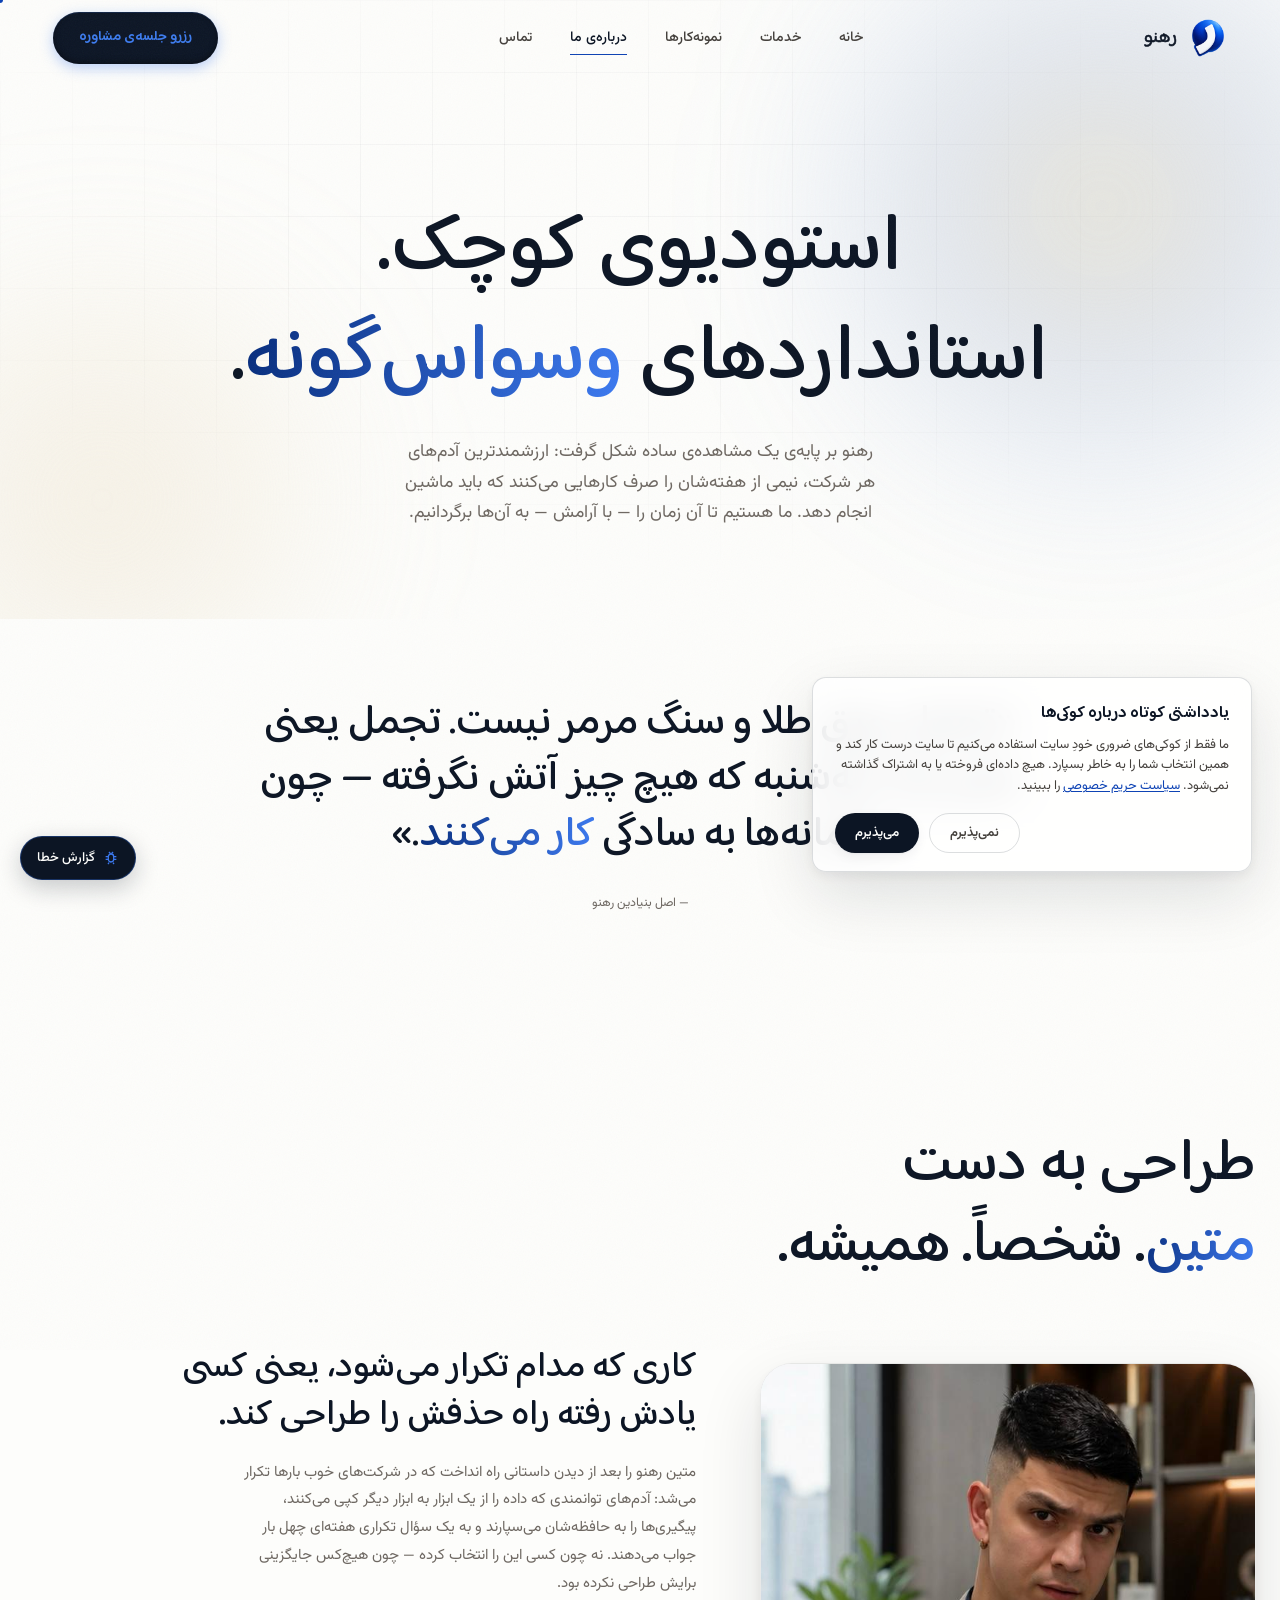
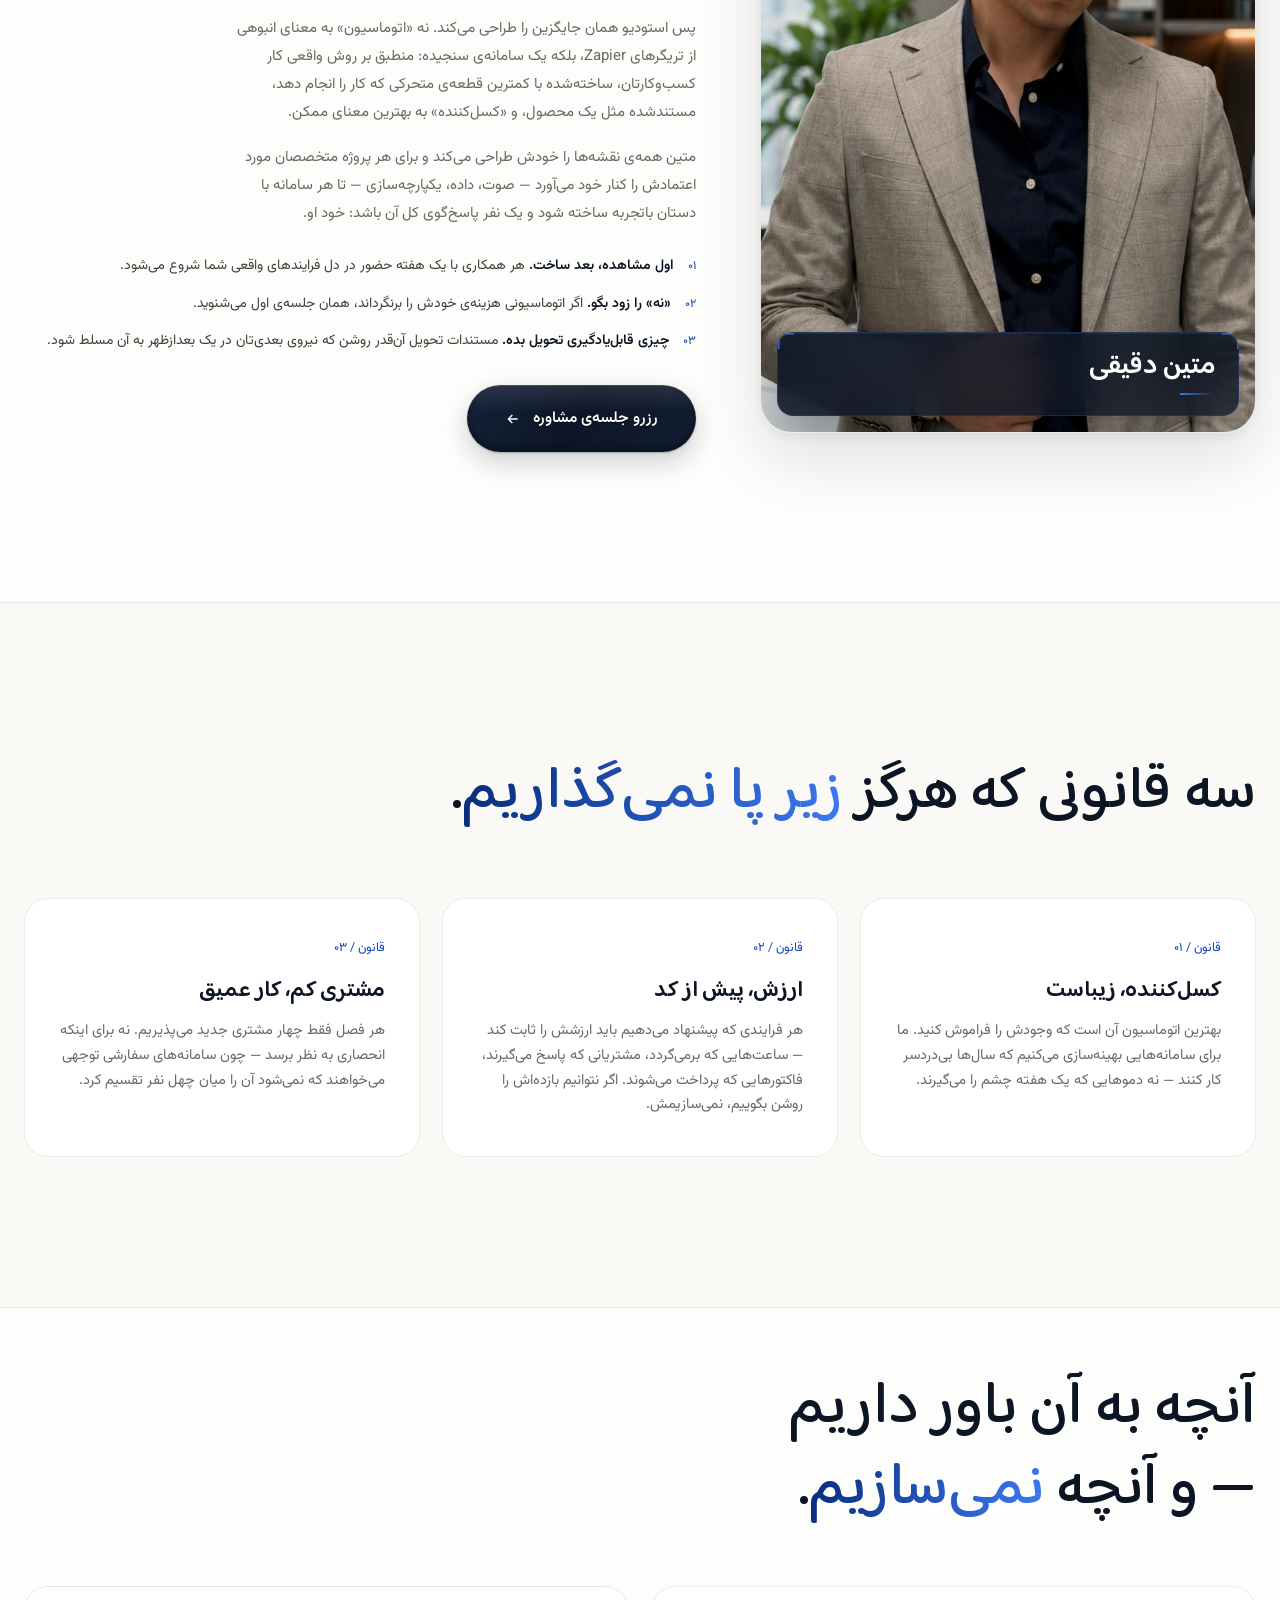
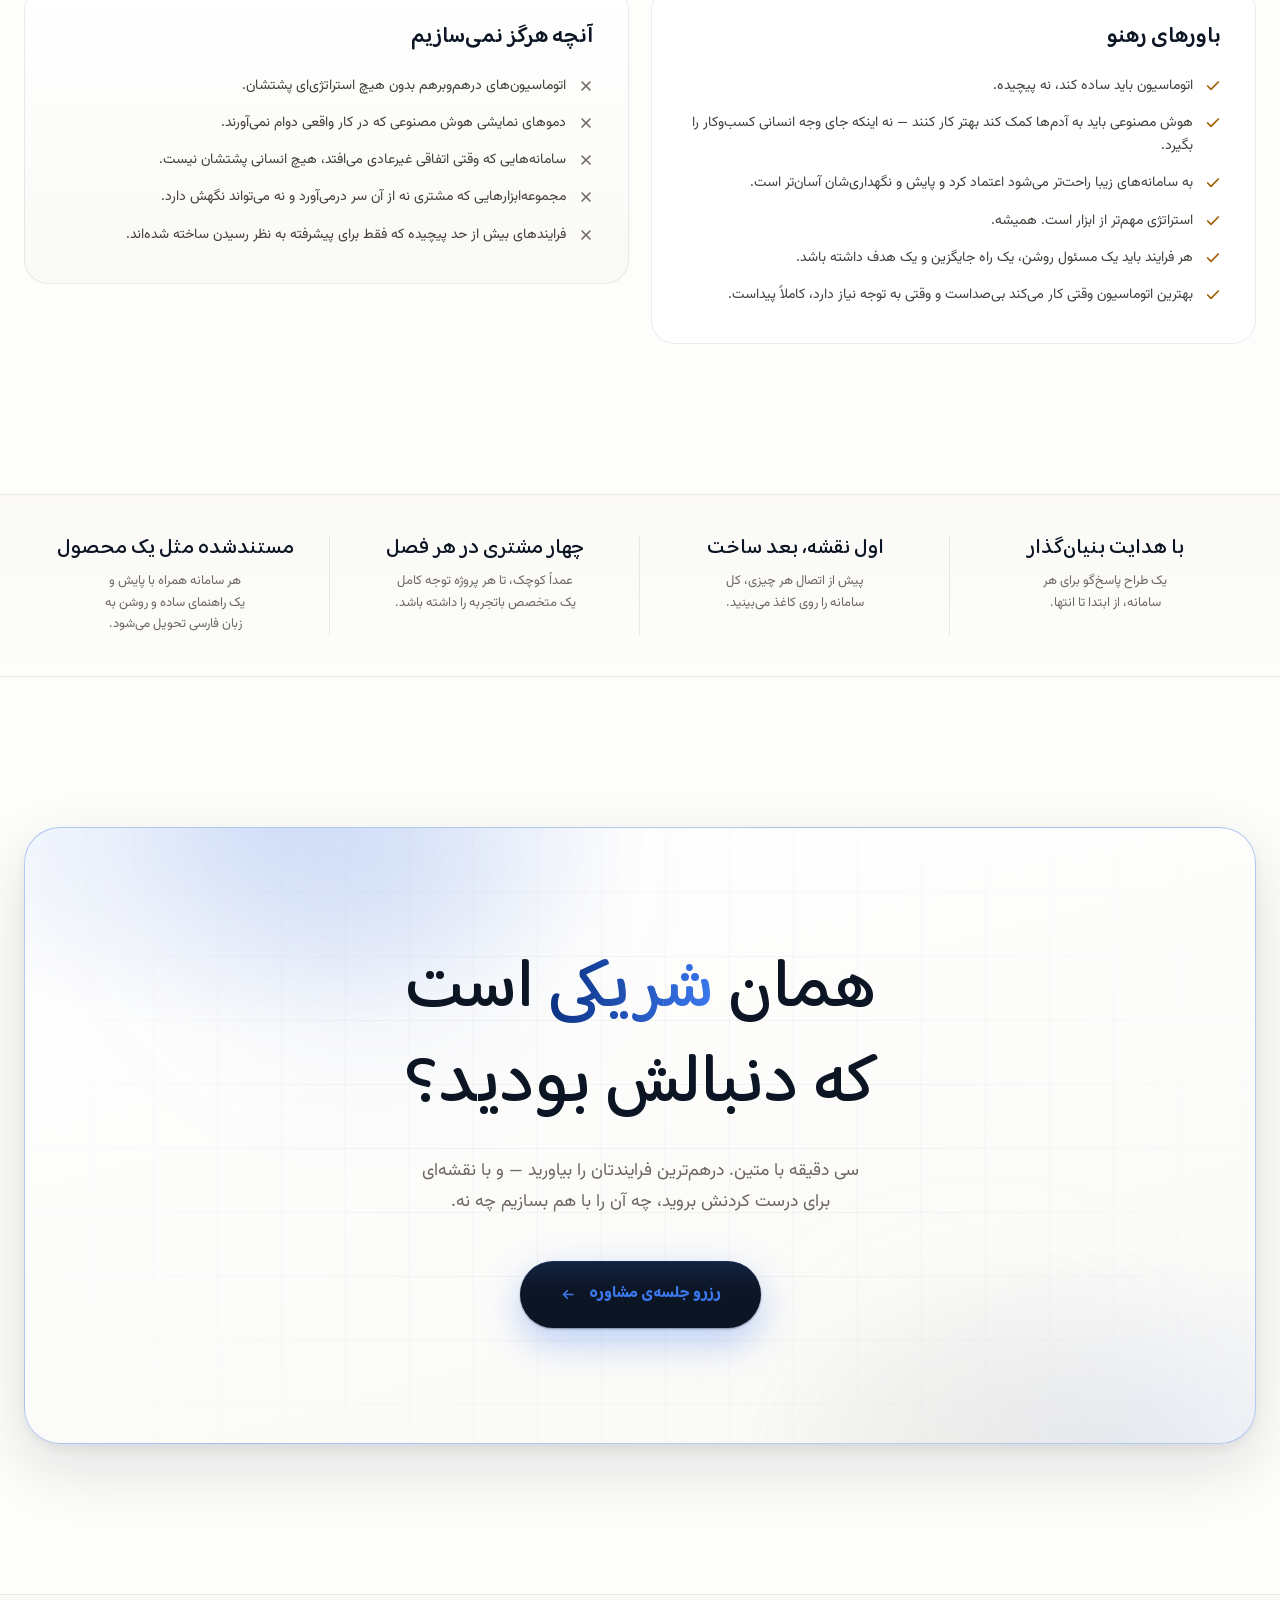
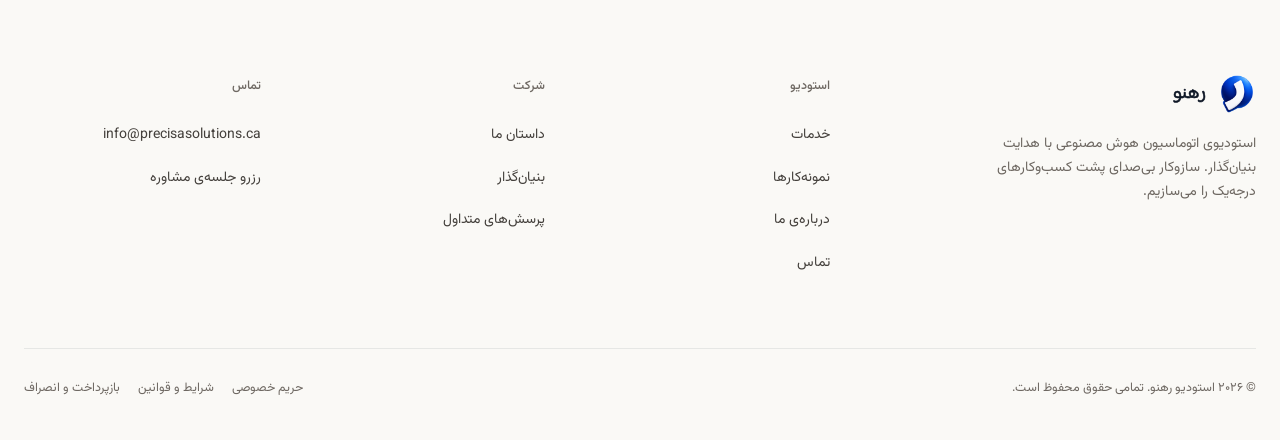
<file: about.html>
<!DOCTYPE html>
<html lang="fa" dir="rtl">
<head>
<meta charset="UTF-8" />
<meta name="viewport" content="width=device-width, initial-scale=1.0" />
<meta http-equiv="Content-Security-Policy" content="default-src 'self'; script-src 'self'; style-src 'self' 'unsafe-inline'; font-src 'self'; img-src 'self' data:; connect-src 'self'; base-uri 'self'; form-action 'self'; object-src 'none'; frame-src 'none'" />
<meta name="referrer" content="strict-origin-when-cross-origin" />
<title>درباره‌ی ما — استودیوی اتوماسیون هوش مصنوعی با هدایت بنیان‌گذار | رهنو</title>
<meta name="description" content="رهنو استودیویی کوچک برای ساخت سامانه‌های اتوماسیون است که بر یک باور ساده بنا شده: کارهای تکراری باید از چشم پنهان شوند و سامانه‌های خوب باید آرام کار کنند." />
<link rel="icon" type="image/png" sizes="32x32" href="images/rahno-favicon-32.png?v=c6a90423" />
<link rel="icon" type="image/png" sizes="192x192" href="images/rahno-favicon-192.png?v=aa01a1bd" />
<link rel="apple-touch-icon" href="images/rahno-favicon-180.png?v=b11100e2" />
<link rel="stylesheet" href="assets/styles.css?v=d7fb3064" />
<link rel="stylesheet" href="assets/enhance.css?v=0a8f33a8" />
<link rel="stylesheet" href="assets/fa.css?v=77e7d172" />
</head>
<body>

<a class="skip-link" href="#main">رفتن به محتوا</a>


<div class="grain" aria-hidden="true"></div>
<div class="cursor-dot" id="cursorDot" aria-hidden="true"></div>
<div class="cursor-ring" id="cursorRing" aria-hidden="true"></div>
<div class="scroll-progress" aria-hidden="true"><i id="progressBar"></i></div>

<nav class="nav" id="nav" aria-label="منوی اصلی">
  <div class="nav-inner">
    <a href="index.html" class="nav-logo" aria-label="رهنو — صفحه‌ی اصلی">
      <img class="brand-mark" src="images/rahno-mark.png?v=42c17253" alt="" aria-hidden="true" />
      <span class="wm-text">رهنو</span>
    </a>
    <ul class="nav-links">
      <li><a href="index.html">خانه</a></li>
      <li><a href="services.html">خدمات</a></li>
      <li><a href="projects.html">نمونه‌کارها</a></li>
      <li><a href="about.html" class="active">درباره‌ی ما</a></li>
      <li><a href="contact.html">تماس</a></li>
    </ul>
    <div class="nav-right">
      <a href="contact.html" class="nav-cta magnetic">رزرو جلسه‌ی مشاوره</a>
      <button class="nav-burger" id="burger" aria-label="باز کردن منو" aria-expanded="false">
        <span></span><span></span><span></span>
      </button>
    </div>
  </div>
</nav>

<div class="mobile-menu" id="mobileMenu">
  <a href="index.html">خانه</a>
  <a href="services.html">خدمات</a>
  <a href="projects.html">نمونه‌کارها</a>
  <a href="about.html">درباره‌ی ما</a>
  <a href="contact.html">تماس</a>
  <a href="contact.html" class="build-link">رزرو جلسه‌ی مشاوره</a>
</div>

<!-- ============ PAGE HERO ============ -->
<header class="page-hero page-enter">
  <div class="hero-grid" aria-hidden="true"></div>
  <div class="orb orb-1" aria-hidden="true"></div>
  <div class="orb orb-2" aria-hidden="true"></div>
  <div class="container page-hero-inner">
    <h1>استودیوی کوچک. استانداردهای <span class="gold-word">وسواس‌گونه</span>.</h1>
    <p class="section-sub">
      رهنو بر پایه‌ی یک مشاهده‌ی ساده شکل گرفت: ارزشمندترین آدم‌های هر شرکت،
      نیمی از هفته‌شان را صرف کارهایی می‌کنند که باید ماشین انجام دهد.
      ما هستیم تا آن زمان را — با آرامش — به آن‌ها برگردانیم.
    </p>
  </div>
</header>

<main id="main">

<!-- ============ BIG QUOTE ============ -->
<section class="section" style="padding-top: clamp(40px, 6vw, 80px);">
  <div class="container reveal">
    <p class="big-quote">
      «تجمل، ورق طلا و سنگ مرمر نیست. تجمل یعنی عصر یک سه‌شنبه که هیچ چیز
      آتش نگرفته — چون سامانه‌ها به سادگی <span class="gold-word">کار می‌کنند</span>.»
    </p>
    <p class="big-quote-author">— اصل بنیادین رهنو</p>
  </div>
</section>

<!-- ============ FOUNDER STORY ============ -->
<section class="section" id="founder" style="padding-top: clamp(30px, 5vw, 60px);">
  <div class="container">
    <div class="reveal">
      <h2 class="section-title">طراحی به دست <span class="gold-word">متین</span>. شخصاً. همیشه.</h2>
    </div>

    <div class="founder-panel">
      <div class="founder-mark reveal" data-photo="images/Founder.jpg">
        <img alt="متین، بنیان‌گذار رهنو" loading="lazy" />
        <svg viewBox="0 0 32 32" fill="none" aria-hidden="true">
          <rect width="32" height="32" rx="8" fill="rgba(12,21,36,.03)" stroke="rgba(47,107,224,.5)" stroke-width=".6"/>
          <image href="images/rahno-mark.png?v=42c17253" x="7" y="7" width="18" height="18" preserveAspectRatio="xMidYMid meet"/>
          
        </svg>
        <span class="fm-name">متین دقیقی</span>
        <span class="fm-role">بنیان‌گذار و طراح سامانه</span>
        <div class="fm-plate">
          <b>متین دقیقی</b>
        </div>
      </div>

      <div class="founder-copy reveal" style="--d:.12s">
        <h3>کاری که مدام تکرار می‌شود، یعنی کسی یادش رفته راه حذفش را طراحی کند.</h3>
        <p>
          متین رهنو را بعد از دیدن داستانی راه انداخت که در شرکت‌های خوب بارها
          تکرار می‌شد: آدم‌های توانمندی که داده را از یک ابزار به ابزار دیگر کپی
          می‌کنند، پیگیری‌ها را به حافظه‌شان می‌سپارند و به یک سؤال تکراری هفته‌ای
          چهل بار جواب می‌دهند. نه چون کسی این را انتخاب کرده — چون هیچ‌کس
          جایگزینی برایش طراحی نکرده بود.
        </p>
        <p>
          پس استودیو همان جایگزین را طراحی می‌کند. نه «اتوماسیون» به معنای انبوهی
          از تریگرهای Zapier، بلکه یک سامانه‌ی سنجیده: منطبق بر روش واقعی کار
          کسب‌وکارتان، ساخته‌شده با کمترین قطعه‌ی متحرکی که کار را انجام دهد،
          مستندشده مثل یک محصول، و «کسل‌کننده» به بهترین معنای ممکن.
        </p>
        <p>
          متین همه‌ی نقشه‌ها را خودش طراحی می‌کند و برای هر پروژه متخصصان مورد
          اعتمادش را کنار خود می‌آورد — صوت، داده، یکپارچه‌سازی — تا هر سامانه با
          دستان باتجربه ساخته شود و یک نفر پاسخ‌گوی کل آن باشد: خود او.
        </p>
        <ul class="founder-points">
          <li><span class="fp-num">۰۱</span><span><b>اول مشاهده، بعد ساخت.</b> هر همکاری با یک هفته حضور در دل فرایندهای واقعی شما شروع می‌شود.</span></li>
          <li><span class="fp-num">۰۲</span><span><b>«نه» را زود بگو.</b> اگر اتوماسیونی هزینه‌ی خودش را برنگرداند، همان جلسه‌ی اول می‌شنوید.</span></li>
          <li><span class="fp-num">۰۳</span><span><b>چیزی قابل‌یادگیری تحویل بده.</b> مستندات تحویل آن‌قدر روشن که نیروی بعدی‌تان در یک بعدازظهر به آن مسلط شود.</span></li>
        </ul>
        <div class="founder-actions">
          <a href="contact.html" class="btn-primary magnetic">
            <span>رزرو جلسه‌ی مشاوره</span>
            <svg class="rtl-flip" width="16" height="16" viewBox="0 0 24 24" fill="none" stroke="currentColor" stroke-width="2" aria-hidden="true"><path d="M5 12h14M13 6l6 6-6 6"/></svg>
          </a>
        </div>
      </div>
    </div>
  </div>
</section>

<!-- ============ VALUES ============ -->
<section class="section process">
  <div class="container">
    <div class="reveal">
      <h2 class="section-title">سه قانونی که هرگز <span class="gold-word">زیر پا نمی‌گذاریم</span>.</h2>
    </div>
    <div class="values-grid">
      <div class="value-card reveal">
        <div class="value-num">قانون / ۰۱</div>
        <h3>کسل‌کننده، زیباست</h3>
        <p>
          بهترین اتوماسیون آن است که وجودش را فراموش کنید. ما برای سامانه‌هایی
          بهینه‌سازی می‌کنیم که سال‌ها بی‌دردسر کار کنند — نه دموهایی که یک
          هفته چشم را می‌گیرند.
        </p>
      </div>
      <div class="value-card reveal" style="--d:.1s">
        <div class="value-num">قانون / ۰۲</div>
        <h3>ارزش، پیش از کد</h3>
        <p>
          هر فرایندی که پیشنهاد می‌دهیم باید ارزشش را ثابت کند — ساعت‌هایی که
          برمی‌گردد، مشتریانی که پاسخ می‌گیرند، فاکتورهایی که پرداخت می‌شوند. اگر
          نتوانیم بازده‌اش را روشن بگوییم، نمی‌سازیمش.
        </p>
      </div>
      <div class="value-card reveal" style="--d:.2s">
        <div class="value-num">قانون / ۰۳</div>
        <h3>مشتری کم، کار عمیق</h3>
        <p>
          هر فصل فقط چهار مشتری جدید می‌پذیریم. نه برای اینکه انحصاری به نظر
          برسد — چون سامانه‌های سفارشی توجهی می‌خواهند که نمی‌شود آن را میان
          چهل نفر تقسیم کرد.
        </p>
      </div>
    </div>
  </div>
</section>


<!-- ============ BELIEFS / NEVER BUILD ============ -->
<section class="section" style="padding-top: clamp(30px, 5vw, 60px);">
  <div class="container">
    <div class="reveal">
      <h2 class="section-title">آنچه به آن باور داریم — و آنچه <span class="gold-word">نمی‌سازیم</span>.</h2>
    </div>

    <div class="belief-cols">
      <div class="belief-card reveal">
        <h3>باورهای رهنو</h3>
        <ul>
          <li>اتوماسیون باید ساده کند، نه پیچیده.</li>
          <li>هوش مصنوعی باید به آدم‌ها کمک کند بهتر کار کنند — نه اینکه جای وجه انسانی کسب‌وکار را بگیرد.</li>
          <li>به سامانه‌های زیبا راحت‌تر می‌شود اعتماد کرد و پایش و نگهداری‌شان آسان‌تر است.</li>
          <li>استراتژی مهم‌تر از ابزار است. همیشه.</li>
          <li>هر فرایند باید یک مسئول روشن، یک راه جایگزین و یک هدف داشته باشد.</li>
          <li>بهترین اتوماسیون وقتی کار می‌کند بی‌صداست و وقتی به توجه نیاز دارد، کاملاً پیداست.</li>
        </ul>
      </div>
      <div class="belief-card no reveal" style="--d:.1s">
        <h3>آنچه هرگز نمی‌سازیم</h3>
        <ul>
          <li>اتوماسیون‌های درهم‌وبرهم بدون هیچ استراتژی‌ای پشتشان.</li>
          <li>دموهای نمایشی هوش مصنوعی که در کار واقعی دوام نمی‌آورند.</li>
          <li>سامانه‌هایی که وقتی اتفاقی غیرعادی می‌افتد، هیچ انسانی پشتشان نیست.</li>
          <li>مجموعه‌ابزارهایی که مشتری نه از آن سر درمی‌آورد و نه می‌تواند نگهش دارد.</li>
          <li>فرایندهای بیش از حد پیچیده که فقط برای پیشرفته به نظر رسیدن ساخته شده‌اند.</li>
        </ul>
      </div>
    </div>
  </div>
</section>

<!-- ============ STUDIO PRINCIPLES (honest, no invented numbers) ============ -->
<section class="principles" aria-label="روش کار استودیو">
  <div class="container">
    <div class="principles-grid">
      <div class="principle reveal">
        <h3>با هدایت بنیان‌گذار</h3>
        <p>یک طراح پاسخ‌گو برای هر سامانه، از ابتدا تا انتها.</p>
      </div>
      <div class="principle reveal" style="--d:.1s">
        <h3>اول نقشه، بعد ساخت</h3>
        <p>پیش از اتصال هر چیزی، کل سامانه را روی کاغذ می‌بینید.</p>
      </div>
      <div class="principle reveal" style="--d:.2s">
        <h3>چهار مشتری در هر فصل</h3>
        <p>عمداً کوچک، تا هر پروژه توجه کامل یک متخصص باتجربه را داشته باشد.</p>
      </div>
      <div class="principle reveal" style="--d:.3s">
        <h3>مستندشده مثل یک محصول</h3>
        <p>هر سامانه همراه با پایش و یک راهنمای ساده و روشن به زبان فارسی تحویل می‌شود.</p>
      </div>
    </div>
  </div>
</section>

<!-- ============ CTA ============ -->
<section class="cta-section">
  <div class="container">
    <div class="cta-panel reveal">
      <div class="cta-grid-bg" aria-hidden="true"></div>
      <div class="cta-orb cta-orb-1" aria-hidden="true"></div>
      <div class="cta-orb cta-orb-2" aria-hidden="true"></div>
      <div class="cta-content">
        <h2>همان <span class="gold-word">شریکی</span> است که دنبالش بودید؟</h2>
        <p>
          سی دقیقه با متین. درهم‌ترین فرایندتان را بیاورید — و با نقشه‌ای برای
          درست کردنش بروید، چه آن را با هم بسازیم چه نه.
        </p>
        <div class="cta-actions">
          <a href="contact.html" class="btn-gold magnetic">
            <span>رزرو جلسه‌ی مشاوره</span>
            <svg class="rtl-flip" width="17" height="17" viewBox="0 0 24 24" fill="none" stroke="currentColor" stroke-width="2.2" aria-hidden="true"><path d="M5 12h14M13 6l6 6-6 6"/></svg>
          </a>
        </div>
      </div>
    </div>
  </div>
</section>

</main>

<footer class="footer">
  <div class="container">
    <div class="footer-top">
      <div class="footer-brand">
        <a href="index.html" class="nav-logo" aria-label="رهنو — صفحه‌ی اصلی">
          <img class="brand-mark" src="images/rahno-mark.png?v=42c17253" alt="" aria-hidden="true" />
          <span class="wm-text">رهنو</span>
        </a>
        <p>استودیوی اتوماسیون هوش مصنوعی با هدایت بنیان‌گذار. سازوکار بی‌صدای پشت کسب‌وکارهای درجه‌یک را می‌سازیم.</p>
      </div>
      <div>
        <h4>استودیو</h4>
        <ul>
          <li><a href="services.html">خدمات</a></li>
          <li><a href="projects.html">نمونه‌کارها</a></li>
          <li><a href="about.html">درباره‌ی ما</a></li>
          <li><a href="contact.html">تماس</a></li>
        </ul>
      </div>
      <div>
        <h4>شرکت</h4>
        <ul>
          <li><a href="about.html">داستان ما</a></li>
          <li><a href="about.html#founder">بنیان‌گذار</a></li>
          <li><a href="contact.html#faq">پرسش‌های متداول</a></li>
        </ul>
      </div>
      <div>
        <h4>تماس</h4>
        <ul>
          <li><a href="mailto:info@precisasolutions.ca" dir="ltr">info@precisasolutions.ca</a></li>
          <li><a href="contact.html">رزرو جلسه‌ی مشاوره</a></li>
        </ul>
      </div>
    </div>

    <div class="footer-bottom">
      <span>© ۲۰۲۶ استودیو رهنو. تمامی حقوق محفوظ است.</span>
      <span class="footer-legal">
        <a href="privacy.html">حریم خصوصی</a>
        <a href="terms.html">شرایط و قوانین</a>
        <a href="refund.html">بازپرداخت و انصراف</a>
      </span>
    </div>
  </div>
</footer>

<script src="assets/observe.js?v=75a89b3e"></script>
<script src="assets/cookies.js?v=0660cf55"></script>
<script src="assets/main.js?v=b4c757e2"></script>
</body>
</html>
</file>
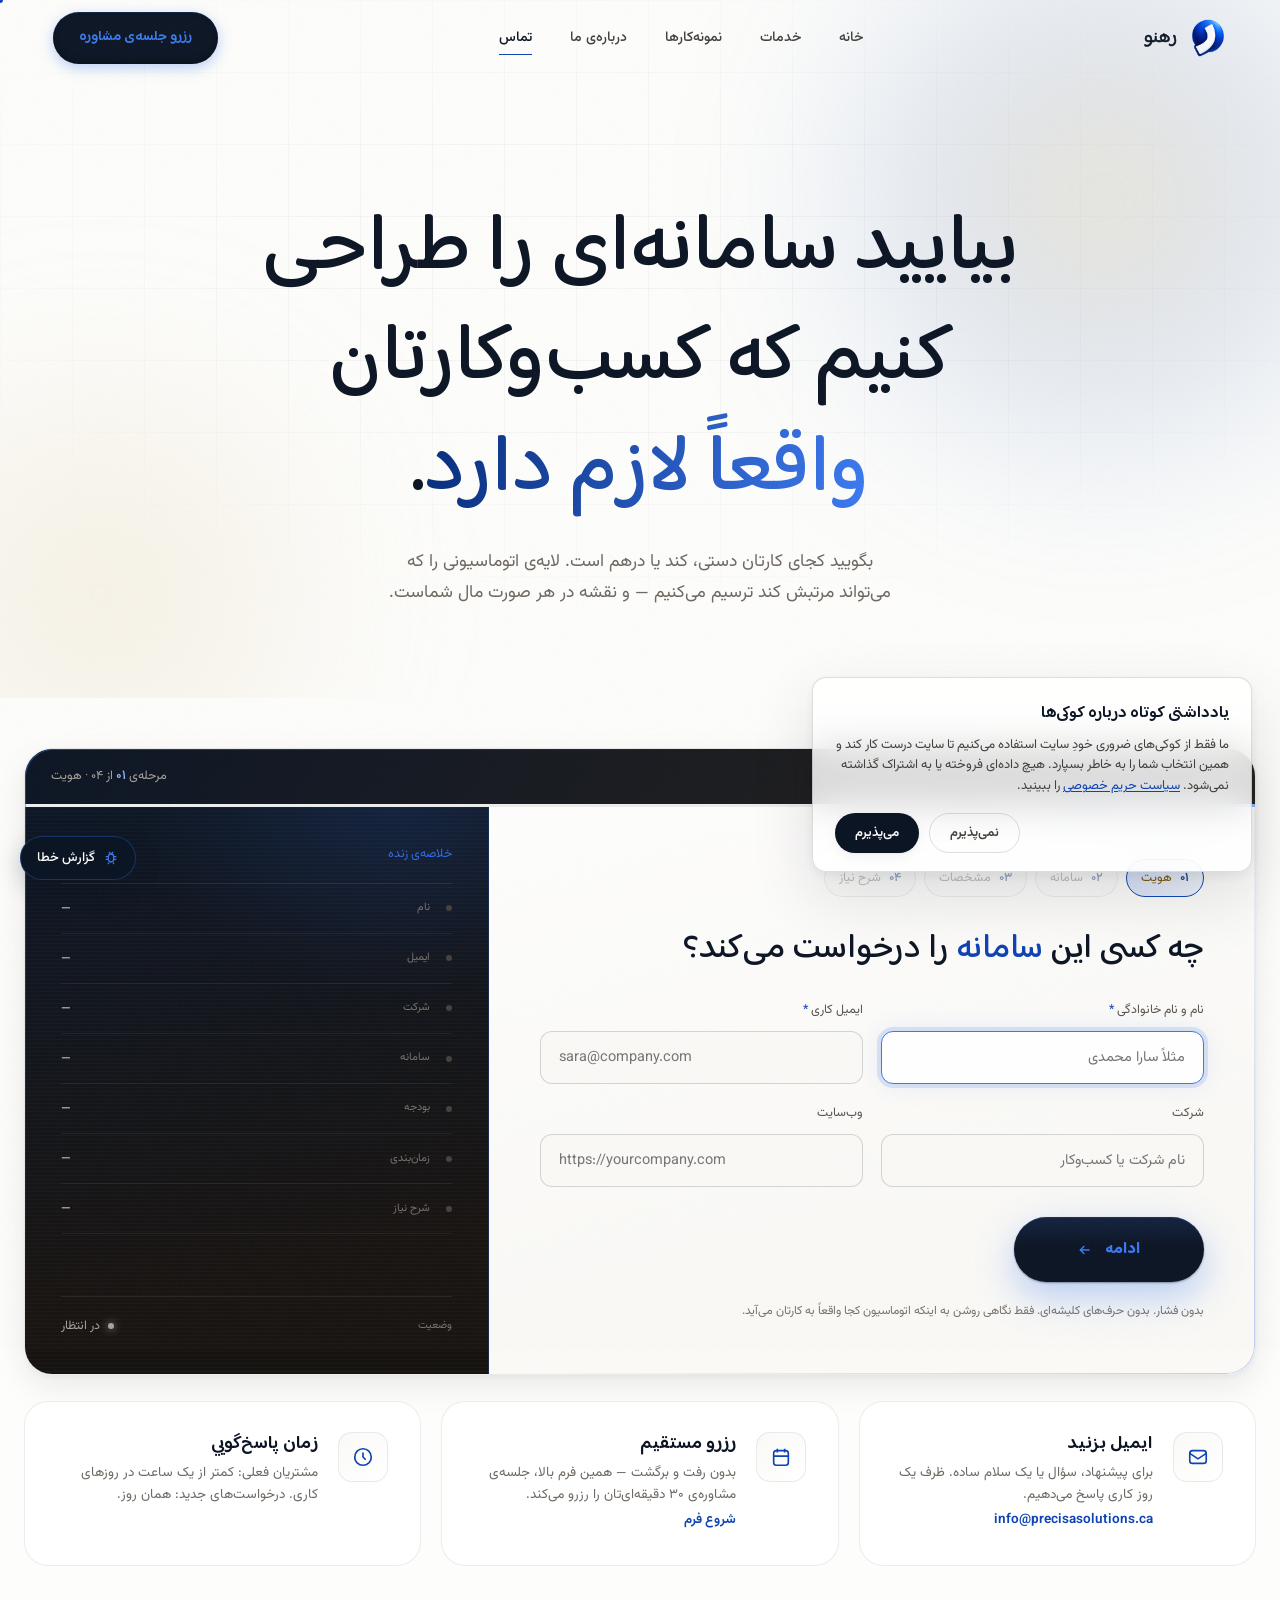
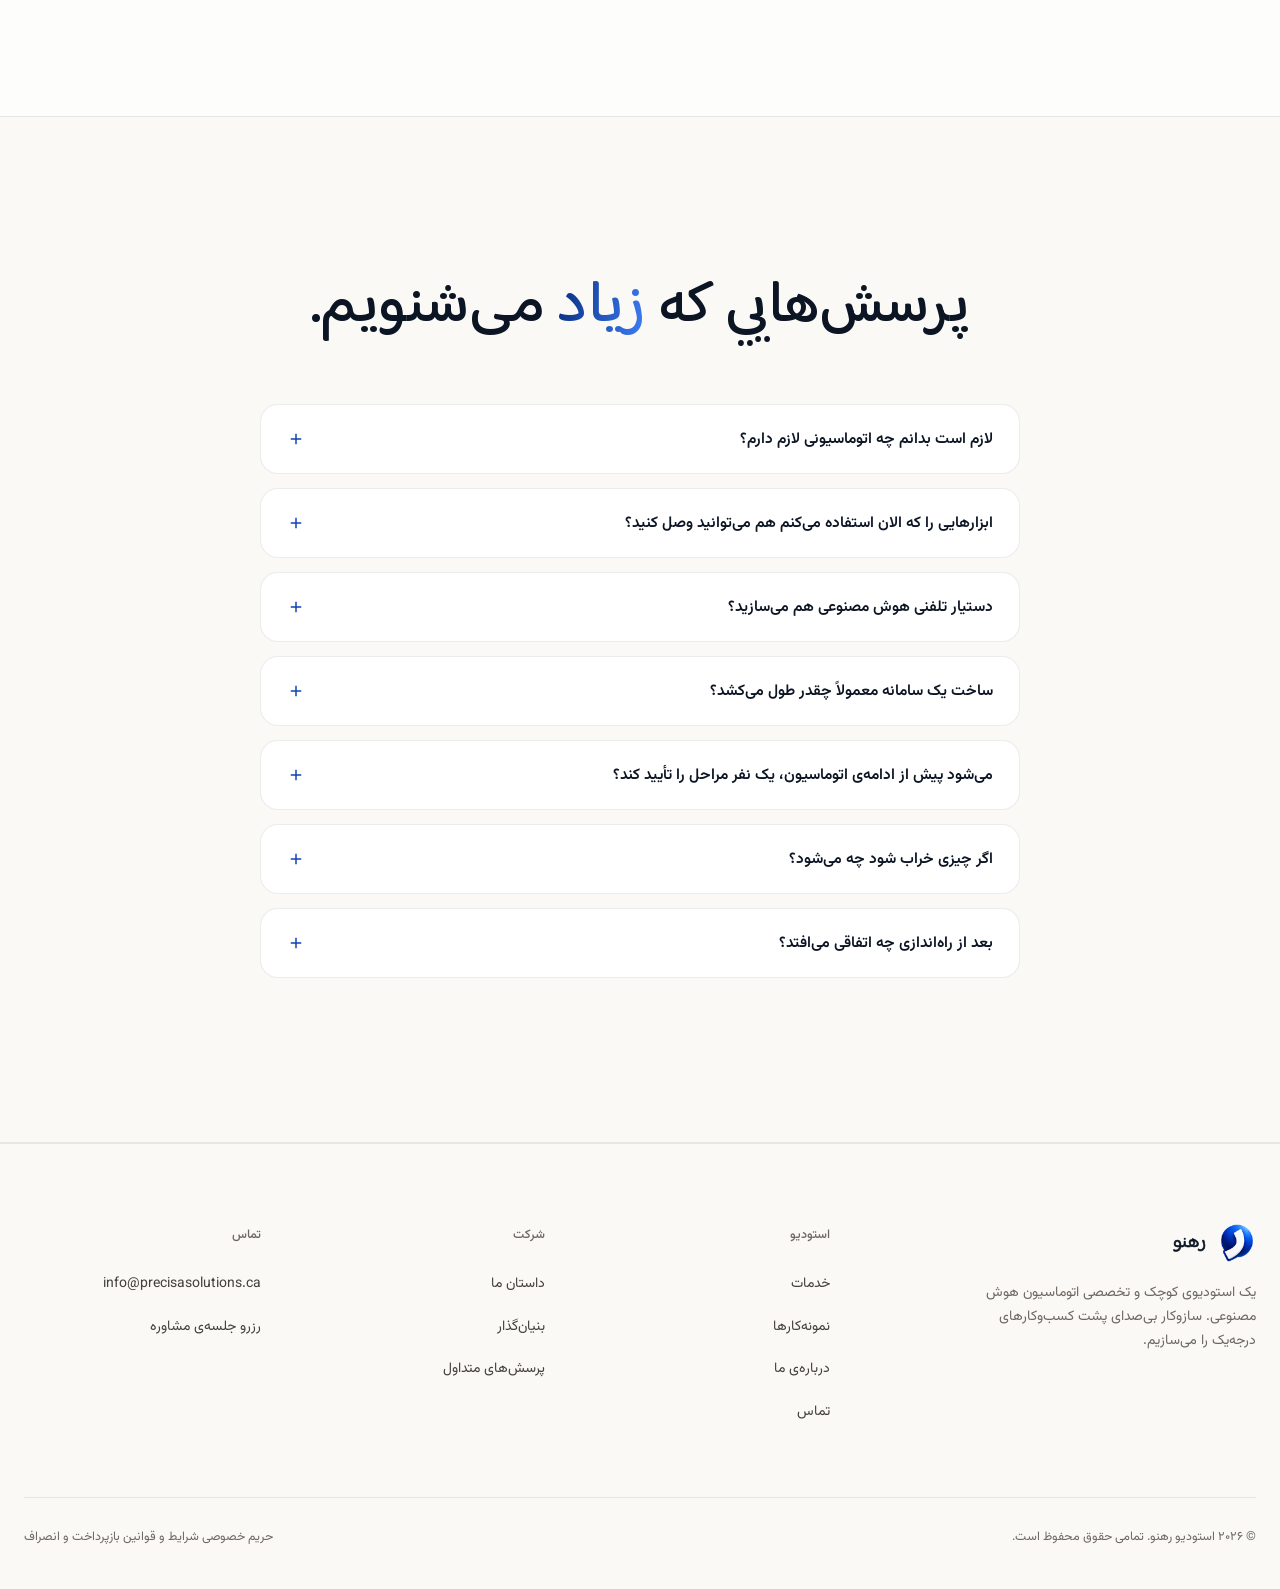
<file: contact.html>
<!DOCTYPE html>
<html lang="fa" dir="rtl">
<head>
<meta charset="UTF-8" />
<meta name="viewport" content="width=device-width, initial-scale=1.0" />
<meta http-equiv="Content-Security-Policy" content="default-src 'self'; script-src 'self'; style-src 'self' 'unsafe-inline'; font-src 'self'; img-src 'self' data:; connect-src 'self'; base-uri 'self'; form-action 'self'; object-src 'none'; frame-src 'none'" />
<meta name="referrer" content="strict-origin-when-cross-origin" />
<title>تماس — رزرو جلسه‌ی مشاوره با رهنو</title>
<meta name="description" content="یک جلسه‌ی مشاوره با رهنو رزرو کنید. سه اتوماسیونی را که بیشترین بازده را در کسب‌وکارتان دارند با هم پیدا می‌کنیم." />
<link rel="icon" type="image/png" sizes="32x32" href="images/rahno-favicon-32.png?v=c6a90423" />
<link rel="icon" type="image/png" sizes="192x192" href="images/rahno-favicon-192.png?v=aa01a1bd" />
<link rel="apple-touch-icon" href="images/rahno-favicon-180.png?v=b11100e2" />
<link rel="stylesheet" href="assets/styles.css?v=d7fb3064" />
<link rel="stylesheet" href="assets/intake.css?v=4a89d1b0" />
<link rel="stylesheet" href="assets/fa.css?v=77e7d172" />
</head>
<body>

<a class="skip-link" href="#main">رفتن به محتوا</a>


<div class="grain" aria-hidden="true"></div>
<div class="cursor-dot" id="cursorDot" aria-hidden="true"></div>
<div class="cursor-ring" id="cursorRing" aria-hidden="true"></div>
<div class="scroll-progress" aria-hidden="true"><i id="progressBar"></i></div>

<nav class="nav" id="nav" aria-label="منوی اصلی">
  <div class="nav-inner">
    <a href="index.html" class="nav-logo" aria-label="رهنو — صفحه‌ی اصلی">
      <img class="brand-mark" src="images/rahno-mark.png?v=42c17253" alt="" aria-hidden="true" />
      <span class="wm-text">رهنو</span>
    </a>
    <ul class="nav-links">
      <li><a href="index.html">خانه</a></li>
      <li><a href="services.html">خدمات</a></li>
      <li><a href="projects.html">نمونه‌کارها</a></li>
      <li><a href="about.html">درباره‌ی ما</a></li>
      <li><a href="contact.html" class="active">تماس</a></li>
    </ul>
    <div class="nav-right">
      <a href="contact.html" class="nav-cta magnetic">رزرو جلسه‌ی مشاوره</a>
      <button class="nav-burger" id="burger" aria-label="باز کردن منو" aria-expanded="false">
        <span></span><span></span><span></span>
      </button>
    </div>
  </div>
</nav>

<div class="mobile-menu" id="mobileMenu">
  <a href="index.html">خانه</a>
  <a href="services.html">خدمات</a>
  <a href="projects.html">نمونه‌کارها</a>
  <a href="about.html">درباره‌ی ما</a>
  <a href="contact.html">تماس</a>
  <a href="contact.html" class="build-link">رزرو جلسه‌ی مشاوره</a>
</div>

<!-- ============ PAGE HERO ============ -->
<header class="page-hero page-enter">
  <div class="hero-grid" aria-hidden="true"></div>
  <div class="orb orb-1" aria-hidden="true"></div>
  <div class="orb orb-2" aria-hidden="true"></div>
  <div class="container page-hero-inner">
    <h1>بیایید سامانه‌ای را طراحی کنیم که کسب‌وکارتان <span class="gold-word">واقعاً لازم دارد</span>.</h1>
    <p class="section-sub">
      بگویید کجای کارتان دستی، کند یا درهم است. لایه‌ی اتوماسیونی را که می‌تواند
      مرتبش کند ترسیم می‌کنیم — و نقشه در هر صورت مال شماست.
    </p>
  </div>
</header>

<main id="main">

<!-- ============ SYSTEM INTAKE CONSOLE ============ -->
<section class="section intake-section" id="intake" style="padding-top: clamp(20px, 4vw, 50px);">
  <div class="container">

    <form class="intake-console reveal" id="intakeForm" novalidate>
      <div class="hp-field" aria-hidden="true">
        <label for="cf-hp">این فیلد را خالی بگذارید</label>
        <input type="text" id="cf-hp" name="_hp" tabindex="-1" autocomplete="off" />
      </div>
      <input type="hidden" name="lang" value="fa" />

      <!-- Console header -->
      <div class="ic-head">
        <span class="ic-id"><i aria-hidden="true"></i>رهنو — کنسول ثبت درخواست</span>
        <span class="ic-readout" aria-live="polite">مرحله‌ی <b id="icStepNum">01</b> از ۰۴ · <span id="icStepName">هویت</span></span>
      </div>
      <div class="ic-progress" aria-hidden="true"><i id="icProgress"></i></div>

      <div class="ic-body" id="icBody">
        <div class="ic-main">

          <!-- Step rail -->
          <div class="ic-rail" aria-label="مراحل درخواست">
            <button type="button" class="ic-rail-item current" data-goto="0"><b>۰۱</b>هویت</button>
            <button type="button" class="ic-rail-item" data-goto="1" disabled><b>۰۲</b>سامانه</button>
            <button type="button" class="ic-rail-item" data-goto="2" disabled><b>۰۳</b>مشخصات</button>
            <button type="button" class="ic-rail-item" data-goto="3" disabled><b>۰۴</b>شرح نیاز</button>
          </div>

          <!-- STEP 1 · IDENTITY -->
          <fieldset class="ic-step active" data-step="0">
            <legend class="sr-only">مرحله‌ی ۱ از ۴ — هویت</legend>
            <h2 class="ic-q">چه کسی این <em>سامانه</em> را درخواست می‌کند؟</h2>
            <div class="ic-grid-2">
              <div class="ic-field">
                <label for="cf-name">نام و نام خانوادگی <em>*</em></label>
                <input type="text" id="cf-name" name="name" required autocomplete="name" maxlength="80" placeholder="مثلاً سارا محمدی" />
              </div>
              <div class="ic-field">
                <label for="cf-email">ایمیل کاری <em>*</em></label>
                <input type="email" id="cf-email" name="email" required autocomplete="email" maxlength="120" placeholder="sara@company.com" dir="ltr" />
              </div>
              <div class="ic-field">
                <label for="cf-company">شرکت</label>
                <input type="text" id="cf-company" name="company" autocomplete="organization" maxlength="80" placeholder="نام شرکت یا کسب‌وکار" />
              </div>
              <div class="ic-field">
                <label for="cf-website">وب‌سایت</label>
                <input type="url" id="cf-website" name="website" autocomplete="url" maxlength="120" placeholder="https://yourcompany.com" dir="ltr" />
              </div>
            </div>
          </fieldset>

          <!-- STEP 2 · SYSTEM SELECT -->
          <fieldset class="ic-step" data-step="1">
            <legend class="sr-only">مرحله‌ی ۲ از ۴ — انتخاب سامانه</legend>
            <h2 class="ic-q">چه نوع سامانه‌ای قرار است <em>بسازیم</em>؟</h2>
            <div class="ic-picks" role="radiogroup" aria-label="نوع سامانه">
              <label class="ic-pick">
                <input type="radio" name="system" value="AI phone agent" />
                <span class="ic-pick-card">
                  <svg width="18" height="18" viewBox="0 0 24 24" fill="none" stroke="currentColor" stroke-width="1.8" aria-hidden="true"><path d="M22 16.92v3a2 2 0 0 1-2.18 2 19.8 19.8 0 0 1-8.63-3.07 19.5 19.5 0 0 1-6-6A19.8 19.8 0 0 1 2.12 4.18 2 2 0 0 1 4.11 2h3a2 2 0 0 1 2 1.72c.13.96.36 1.9.7 2.81a2 2 0 0 1-.45 2.11L8.09 9.91a16 16 0 0 0 6 6l1.27-1.27a2 2 0 0 1 2.11-.45c.91.34 1.85.57 2.81.7A2 2 0 0 1 22 16.92Z"/></svg>
                  دستیار تلفنی هوش مصنوعی
                </span>
              </label>
              <label class="ic-pick">
                <input type="radio" name="system" value="Workflow automation" />
                <span class="ic-pick-card">
                  <svg width="18" height="18" viewBox="0 0 24 24" fill="none" stroke="currentColor" stroke-width="1.8" aria-hidden="true"><path d="M12 3v3M5.6 5.6l2.1 2.1M3 12h3M5.6 18.4l2.1-2.1M12 18v3M16.3 16.3l2.1 2.1M18 12h3M16.3 7.7l2.1-2.1"/><circle cx="12" cy="12" r="4"/></svg>
                  خودکارسازی فرایندها
                </span>
              </label>
              <label class="ic-pick">
                <input type="radio" name="system" value="CRM automation" />
                <span class="ic-pick-card">
                  <svg width="18" height="18" viewBox="0 0 24 24" fill="none" stroke="currentColor" stroke-width="1.8" aria-hidden="true"><path d="M17 18a4 4 0 0 0-8 0"/><circle cx="13" cy="11" r="3"/><path d="M21 12a9 9 0 1 1-9-9"/><path d="M21 3v4h-4"/></svg>
                  اتوماسیون CRM
                </span>
              </label>
              <label class="ic-pick">
                <input type="radio" name="system" value="Appointment booking system" />
                <span class="ic-pick-card">
                  <svg width="18" height="18" viewBox="0 0 24 24" fill="none" stroke="currentColor" stroke-width="1.8" aria-hidden="true"><rect x="4" y="5" width="16" height="16" rx="3"/><path d="M8 3v4M16 3v4M4 11h16"/></svg>
                  نوبت‌دهی آنلاین
                </span>
              </label>
              <label class="ic-pick">
                <input type="radio" name="system" value="Dashboard &amp; reporting" />
                <span class="ic-pick-card">
                  <svg width="18" height="18" viewBox="0 0 24 24" fill="none" stroke="currentColor" stroke-width="1.8" aria-hidden="true"><path d="M3 3v16a2 2 0 0 0 2 2h16"/><path d="M7 15l4-6 4 3 5-8"/></svg>
                  داشبورد و گزارش‌گیری
                </span>
              </label>
              <label class="ic-pick">
                <input type="radio" name="system" value="Website + funnel system" />
                <span class="ic-pick-card">
                  <svg width="18" height="18" viewBox="0 0 24 24" fill="none" stroke="currentColor" stroke-width="1.8" aria-hidden="true"><path d="M4 4h13l3 3v13H4Z"/><path d="M8 9h8M8 13h8M8 17h5"/></svg>
                  وب‌سایت + قیف فروش
                </span>
              </label>
              <label class="ic-pick">
                <input type="radio" name="system" value="Not sure yet — need guidance" />
                <span class="ic-pick-card">
                  <svg width="18" height="18" viewBox="0 0 24 24" fill="none" stroke="currentColor" stroke-width="1.8" aria-hidden="true"><circle cx="12" cy="12" r="9"/><path d="M9.5 9a2.5 2.5 0 0 1 5 .3c0 1.7-2.5 2.2-2.5 3.7"/><circle cx="12" cy="16.8" r=".8" fill="currentColor" stroke="none"/></svg>
                  مطمئن نیستم — راهنمایی می‌خواهم
                </span>
              </label>
            </div>
            <div class="ic-field" style="margin-top: 22px;">
              <label for="cf-tools">الان با چه ابزارهایی کار می‌کنید؟</label>
              <input type="text" id="cf-tools" name="tools" maxlength="160" placeholder="مثلاً اکسل، جیمیل، تلگرام، نرم‌افزار حسابداری" />
            </div>
          </fieldset>

          <!-- STEP 3 · PARAMETERS -->
          <fieldset class="ic-step" data-step="2">
            <legend class="sr-only">مرحله‌ی ۳ از ۴ — بودجه و زمان‌بندی</legend>
            <h2 class="ic-q"><em>مشخصات</em> پروژه را تعیین کنید.</h2>
            <div class="ic-param-label">محدوده‌ی بودجه</div>
            <div class="ic-picks chips" role="radiogroup" aria-label="محدوده‌ی بودجه">
              <label class="ic-pick"><input type="radio" name="budget" value="Under 50M toman" /><span class="ic-pick-card">کمتر از ۵۰ میلیون تومان</span></label>
              <label class="ic-pick"><input type="radio" name="budget" value="50M – 150M toman" /><span class="ic-pick-card">۵۰ تا ۱۵۰ میلیون تومان</span></label>
              <label class="ic-pick"><input type="radio" name="budget" value="150M – 300M toman" /><span class="ic-pick-card">۱۵۰ تا ۳۰۰ میلیون تومان</span></label>
              <label class="ic-pick"><input type="radio" name="budget" value="300M+ toman" /><span class="ic-pick-card">بیش از ۳۰۰ میلیون تومان</span></label>
              <label class="ic-pick"><input type="radio" name="budget" value="Not sure yet" /><span class="ic-pick-card">هنوز مطمئن نیستم</span></label>
            </div>
            <div class="ic-param-label" style="margin-top: 26px;">زمان‌بندی</div>
            <div class="ic-picks chips" role="radiogroup" aria-label="زمان‌بندی">
              <label class="ic-pick"><input type="radio" name="timeline" value="As soon as possible" /><span class="ic-pick-card">هر چه زودتر</span></label>
              <label class="ic-pick"><input type="radio" name="timeline" value="Within 1–2 months" /><span class="ic-pick-card">ظرف ۱ تا ۲ ماه</span></label>
              <label class="ic-pick"><input type="radio" name="timeline" value="This quarter" /><span class="ic-pick-card">همین فصل</span></label>
              <label class="ic-pick"><input type="radio" name="timeline" value="Just exploring" /><span class="ic-pick-card">فعلاً در حال بررسی</span></label>
            </div>
          </fieldset>

          <!-- STEP 4 · BRIEFING -->
          <fieldset class="ic-step" data-step="3">
            <legend class="sr-only">مرحله‌ی ۴ از ۴ — شرح گلوگاه</legend>
            <h2 class="ic-q"><em>گلوگاه</em> کارتان را شرح دهید.</h2>
            <div class="ic-field">
              <label for="cf-message">الان چه چیزی بیش از همه دستی یا درهم است؟ <em>*</em></label>
              <textarea id="cf-message" name="message" required maxlength="2000" rows="6" placeholder="مثلاً هر سفارش را دستی در سه سامانه‌ی مختلف وارد می‌کنیم و پیگیری‌ها مدام جا می‌ماند… اگر ترجیح می‌دهید در واتس‌اپ یا تلگرام صحبت کنیم، شماره‌تان را هم بنویسید."></textarea>
              <div class="ic-field-foot">
                <span class="ic-hint">هر چه دقیق‌تر بنویسید، نقشه‌ای که به جلسه می‌آوریم بهتر است.</span>
                <span class="ic-count" id="icCount" aria-hidden="true">0 / 2000</span>
              </div>
            </div>
          </fieldset>

          <p class="ic-error" id="icError" role="alert" hidden></p>

          <div class="ic-nav">
            <button type="button" class="ic-back" id="icBack" hidden>
              <svg class="rtl-flip" width="15" height="15" viewBox="0 0 24 24" fill="none" stroke="currentColor" stroke-width="2" aria-hidden="true"><path d="M19 12H5M11 18l-6-6 6-6"/></svg>
              <span>بازگشت</span>
            </button>
            <button type="button" class="btn-gold magnetic ic-next" id="icNext">
              <span>ادامه</span>
              <svg class="rtl-flip" width="16" height="16" viewBox="0 0 24 24" fill="none" stroke="currentColor" stroke-width="2.2" aria-hidden="true"><path d="M5 12h14M13 6l6 6-6 6"/></svg>
            </button>
            <button type="submit" class="btn-gold magnetic ic-submit" id="icSubmit" hidden>
              <span>ارسال درخواست</span>
              <svg class="rtl-flip" width="16" height="16" viewBox="0 0 24 24" fill="none" stroke="currentColor" stroke-width="2.2" aria-hidden="true"><path d="m3 11 18-8-8 18-2.5-7.5L3 11Z"/></svg>
            </button>
          </div>
          <p class="ic-footnote">بدون فشار. بدون حرف‌های کلیشه‌ای. فقط نگاهی روشن به اینکه اتوماسیون کجا واقعاً به کارتان می‌آید.</p>
        </div>

        <!-- Live briefing panel -->
        <aside class="ic-panel" aria-label="خلاصه‌ی زنده‌ی درخواست">
          <div class="ic-panel-head">
            <span>خلاصه‌ی زنده</span>
            <span class="ic-panel-sync" aria-hidden="true"><i></i>همگام</span>
          </div>
          <div class="icp-rows">
            <div class="icp-row" data-track="name"><i class="icp-led" aria-hidden="true"></i><span class="icp-label">نام</span><span class="icp-value">—</span></div>
            <div class="icp-row" data-track="email"><i class="icp-led" aria-hidden="true"></i><span class="icp-label">ایمیل</span><span class="icp-value">—</span></div>
            <div class="icp-row" data-track="company"><i class="icp-led" aria-hidden="true"></i><span class="icp-label">شرکت</span><span class="icp-value">—</span></div>
            <div class="icp-row" data-track="system"><i class="icp-led" aria-hidden="true"></i><span class="icp-label">سامانه</span><span class="icp-value">—</span></div>
            <div class="icp-row" data-track="budget"><i class="icp-led" aria-hidden="true"></i><span class="icp-label">بودجه</span><span class="icp-value">—</span></div>
            <div class="icp-row" data-track="timeline"><i class="icp-led" aria-hidden="true"></i><span class="icp-label">زمان‌بندی</span><span class="icp-value">—</span></div>
            <div class="icp-row" data-track="message"><i class="icp-led" aria-hidden="true"></i><span class="icp-label">شرح نیاز</span><span class="icp-value">—</span></div>
          </div>
          <div class="icp-status">
            <span class="icp-status-label">وضعیت</span>
            <span class="icp-status-value" id="icStatus"><i aria-hidden="true"></i>در انتظار</span>
          </div>
        </aside>
      </div>

      <!-- Success state -->
      <div class="ic-success" id="icSuccess" hidden role="status">
        <div class="ics-mark" aria-hidden="true">
          <img src="images/rahno-mark.png?v=42c17253" alt="" aria-hidden="true" />
        </div>
        <div class="ics-code">درخواست دریافت شد</div>
        <h3>درخواست شما ثبت شد.</h3>
        <p>ظرف یک روز کاری پاسخ می‌دهیم تا زمان جلسه‌ی مشاوره را هماهنگ کنیم.<br/>به‌زودی صحبت می‌کنیم.</p>
        <a class="link-arrow" href="projects.html">
          تا آن موقع، نمونه‌کارها را ببینید
          <svg class="rtl-flip" width="15" height="15" viewBox="0 0 24 24" fill="none" stroke="currentColor" stroke-width="2" aria-hidden="true"><path d="M5 12h14M13 6l6 6-6 6"/></svg>
        </a>
      </div>
    </form>

    <!-- Contact info row -->
    <div class="intake-info-row reveal">
      <div class="contact-info-card">
        <div class="cic-icon">
          <svg width="22" height="22" viewBox="0 0 24 24" fill="none" stroke="currentColor" stroke-width="1.8" aria-hidden="true"><rect x="3" y="5" width="18" height="14" rx="3"/><path d="m3 8 9 6 9-6"/></svg>
        </div>
        <div>
          <h3>ایمیل بزنید</h3>
          <p>برای پیشنهاد، سؤال یا یک سلام ساده. ظرف یک روز کاری پاسخ می‌دهیم.</p>
          <a class="link" href="mailto:info@precisasolutions.ca" dir="ltr">info@precisasolutions.ca</a>
        </div>
      </div>
      <div class="contact-info-card">
        <div class="cic-icon">
          <svg width="22" height="22" viewBox="0 0 24 24" fill="none" stroke="currentColor" stroke-width="1.8" aria-hidden="true"><rect x="4" y="5" width="16" height="16" rx="3"/><path d="M8 3v4M16 3v4M4 11h16"/></svg>
        </div>
        <div>
          <h3>رزرو مستقیم</h3>
          <p>بدون رفت و برگشت — همین فرم بالا، جلسه‌ی مشاوره‌ی ۳۰ دقیقه‌ای‌تان را رزرو می‌کند.</p>
          <a class="link" href="#intake">شروع فرم</a>
        </div>
      </div>
      <div class="contact-info-card">
        <div class="cic-icon">
          <svg width="22" height="22" viewBox="0 0 24 24" fill="none" stroke="currentColor" stroke-width="1.8" aria-hidden="true"><circle cx="12" cy="12" r="9"/><path d="M12 7v5l3 3"/></svg>
        </div>
        <div>
          <h3>زمان پاسخ‌گویی</h3>
          <p>مشتریان فعلی: کمتر از یک ساعت در روزهای کاری. درخواست‌های جدید: همان روز.</p>
        </div>
      </div>
    </div>

  </div>
</section>

<!-- ============ FAQ ============ -->
<section class="section process" id="faq">
  <div class="container">
    <div class="reveal" style="text-align:center; display:flex; flex-direction:column; align-items:center;">
      <h2 class="section-title">پرسش‌هایی که <span class="gold-word">زیاد</span> می‌شنویم.</h2>
    </div>

    <div class="faq-list reveal">
      <div class="faq-item">
        <button class="faq-q" aria-expanded="false">
          لازم است بدانم چه اتوماسیونی لازم دارم؟
          <svg width="18" height="18" viewBox="0 0 24 24" fill="none" stroke="currentColor" stroke-width="2" aria-hidden="true"><path d="M12 5v14M5 12h14"/></svg>
        </button>
        <div class="faq-a"><p>نه. بیشتر مشتریان با یک دغدغه می‌آیند، نه با یک شرح فنی — «تماس‌ها را از دست می‌دهیم»، «پیگیری‌ها جا می‌ماند»، «کارهای اداری کل هفته را می‌خورد». جلسه‌ی مشاوره و بررسی اولیه دقیقاً برای این است که این دغدغه را به طراحی مشخص یک سامانه تبدیل کنیم.</p></div>
      </div>
      <div class="faq-item">
        <button class="faq-q" aria-expanded="false">
          ابزارهایی را که الان استفاده می‌کنم هم می‌توانید وصل کنید؟
          <svg width="18" height="18" viewBox="0 0 24 24" fill="none" stroke="currentColor" stroke-width="2" aria-hidden="true"><path d="M12 5v14M5 12h14"/></svg>
        </button>
        <div class="faq-a"><p>تقریباً همیشه، بله. سامانه را حول ابزارهای فعلی‌تان می‌سازیم — CRM، تقویم، ایمیل، اکسل، سیستم تلفن — و فقط وقتی جایگزین کردن ابزاری را پیشنهاد می‌دهیم که واقعاً جلوی کار را گرفته باشد. پیش از هر تغییری، دلیلش را می‌شنوید.</p></div>
      </div>
      <div class="faq-item">
        <button class="faq-q" aria-expanded="false">
          دستیار تلفنی هوش مصنوعی هم می‌سازید؟
          <svg width="18" height="18" viewBox="0 0 24 24" fill="none" stroke="currentColor" stroke-width="2" aria-hidden="true"><path d="M12 5v14M5 12h14"/></svg>
        </button>
        <div class="faq-a"><p>بله — دستیارهای صوتی با صدای طبیعی که به تماس‌ها پاسخ می‌دهند، مشتریان بالقوه را می‌سنجند، در تقویم واقعی‌تان نوبت ثبت می‌کنند و هر وقت گفتگو به انسان نیاز داشت، آن را با سابقه‌ی کامل به یک نفر می‌سپارند.</p></div>
      </div>
      <div class="faq-item">
        <button class="faq-q" aria-expanded="false">
          ساخت یک سامانه معمولاً چقدر طول می‌کشد؟
          <svg width="18" height="18" viewBox="0 0 24 24" fill="none" stroke="currentColor" stroke-width="2" aria-hidden="true"><path d="M12 5v14M5 12h14"/></svg>
        </button>
        <div class="faq-a"><p>بررسی اولیه حدود یک هفته طول می‌کشد. یک فرایند متمرکز معمولاً در دو تا چهار هفته تحویل می‌شود. یک سامانه‌ی کامل‌تر در چند مرحله و طی شش تا هشت هفته ساخته می‌شود، تا قطعه‌های آماده را زود ببینید، نه اینکه همه‌چیز یکجا در پایان کار رونمایی شود.</p></div>
      </div>
      <div class="faq-item">
        <button class="faq-q" aria-expanded="false">
          می‌شود پیش از ادامه‌ی اتوماسیون، یک نفر مراحل را تأیید کند؟
          <svg width="18" height="18" viewBox="0 0 24 24" fill="none" stroke="currentColor" stroke-width="2" aria-hidden="true"><path d="M12 5v14M5 12h14"/></svg>
        </button>
        <div class="faq-a"><p>بله، و برای هر کار حساسی توصیه‌اش هم می‌کنیم. نقطه‌های تأیید — یک لمس در تلگرام، یک تأیید ایمیلی، یک دکمه در داشبورد — در خود فرایند طراحی می‌شوند تا اتوماسیون هیچ قدم مهمی را بدون اجازه‌ی یک انسان برندارد.</p></div>
      </div>
      <div class="faq-item">
        <button class="faq-q" aria-expanded="false">
          اگر چیزی خراب شود چه می‌شود؟
          <svg width="18" height="18" viewBox="0 0 24 24" fill="none" stroke="currentColor" stroke-width="2" aria-hidden="true"><path d="M12 5v14M5 12h14"/></svg>
        </button>
        <div class="faq-a"><p>هر سامانه با پایش و هشدار تحویل می‌شود، پس معمولاً پیش از شما باخبر می‌شویم. فرایندها با تلاش مجدد خودکار و مسیرهای امن برای خطا ساخته می‌شوند، و تا وقتی مشکل رفع شود، همیشه یک راه دستی مستند در اختیار دارید.</p></div>
      </div>
      <div class="faq-item">
        <button class="faq-q" aria-expanded="false">
          بعد از راه‌اندازی چه اتفاقی می‌افتد؟
          <svg width="18" height="18" viewBox="0 0 24 24" fill="none" stroke="currentColor" stroke-width="2" aria-hidden="true"><path d="M12 5v14M5 12h14"/></svg>
        </button>
        <div class="faq-a"><p>مستندات ساده و روشن به فارسی، یک جلسه‌ی آموزشی و یک دوره‌ی پایش دریافت می‌کنید. بعد از آن می‌توانید با کمک مستندات خودتان سامانه را اداره کنید یا برای بهینه‌سازی مداوم با ما بمانید — بیشتر مشتریان با یک دوره‌ی کوتاه پشتیبانی شروع می‌کنند و بعد تصمیم می‌گیرند.</p></div>
      </div>
    </div>
  </div>
</section>

</main>

<footer class="footer">
  <div class="container">
    <div class="footer-top">
      <div class="footer-brand">
        <a href="index.html" class="nav-logo" aria-label="رهنو — صفحه‌ی اصلی">
          <img class="brand-mark" src="images/rahno-mark.png?v=42c17253" alt="" aria-hidden="true" />
          <span class="wm-text">رهنو</span>
        </a>
        <p>یک استودیوی کوچک و تخصصی اتوماسیون هوش مصنوعی. سازوکار بی‌صدای پشت کسب‌وکارهای درجه‌یک را می‌سازیم.</p>
      </div>
      <div>
        <h4>استودیو</h4>
        <ul>
          <li><a href="services.html">خدمات</a></li>
          <li><a href="projects.html">نمونه‌کارها</a></li>
          <li><a href="about.html">درباره‌ی ما</a></li>
          <li><a href="contact.html">تماس</a></li>
        </ul>
      </div>
      <div>
        <h4>شرکت</h4>
        <ul>
          <li><a href="about.html">داستان ما</a></li>
          <li><a href="about.html#founder">بنیان‌گذار</a></li>
          <li><a href="contact.html#faq">پرسش‌های متداول</a></li>
        </ul>
      </div>
      <div>
        <h4>تماس</h4>
        <ul>
          <li><a href="mailto:info@precisasolutions.ca" dir="ltr">info@precisasolutions.ca</a></li>
          <li><a href="contact.html">رزرو جلسه‌ی مشاوره</a></li>
        </ul>
      </div>
    </div>

    <div class="footer-bottom">
      <span>© ۲۰۲۶ استودیو رهنو. تمامی حقوق محفوظ است.</span>
      <span class="footer-legal">
        <a href="privacy.html">حریم خصوصی</a>
        <a href="terms.html">شرایط و قوانین</a>
        <a href="refund.html">بازپرداخت و انصراف</a>
      </span>
    </div>
  </div>
</footer>

<script src="assets/observe.js?v=75a89b3e"></script>
<script src="assets/cookies.js?v=0660cf55"></script>
<script src="assets/main.js?v=b4c757e2"></script>
<script src="assets/contact.js?v=dffa6272"></script>
</body>
</html>
</file>
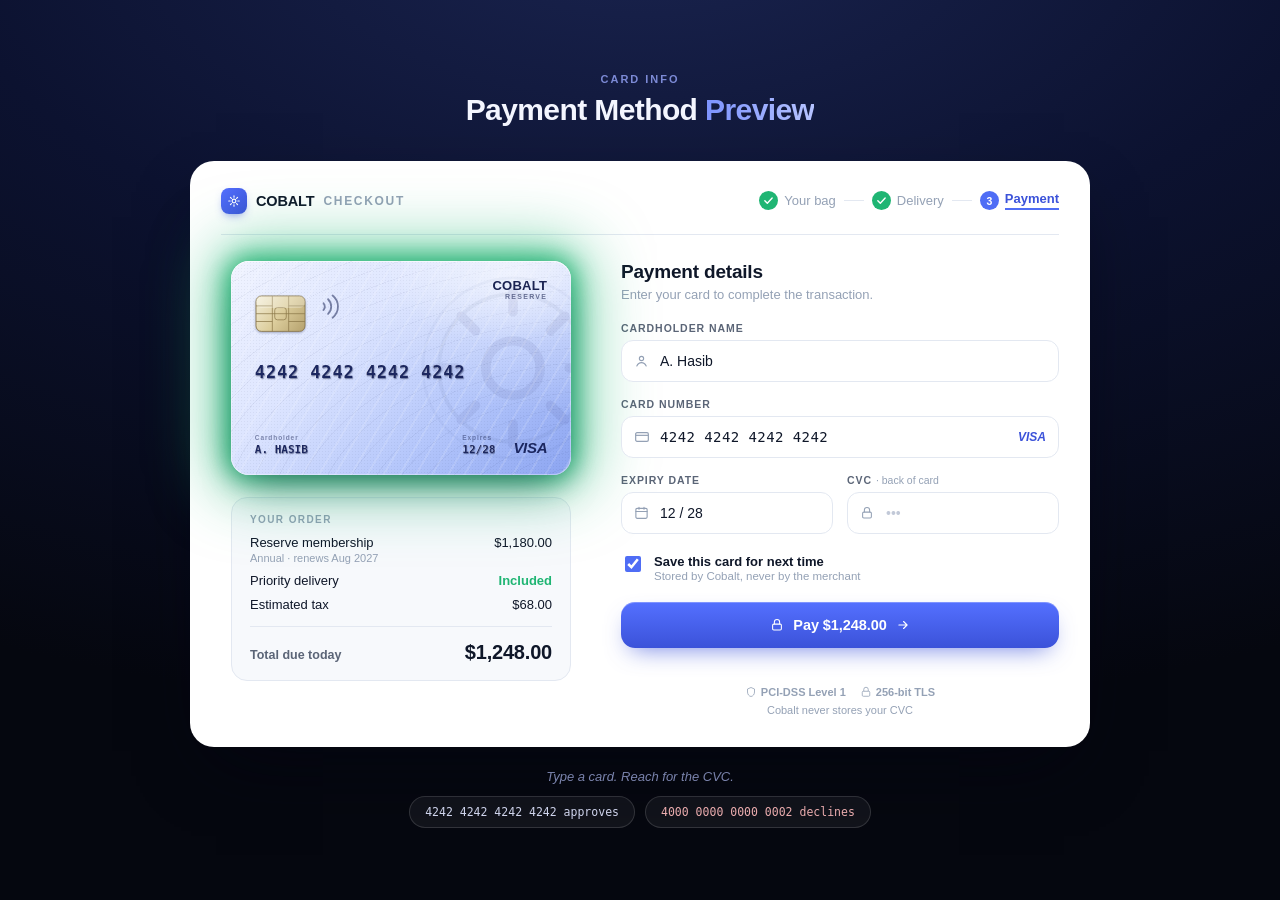
<file: demo-card.html>
<!DOCTYPE html>
<html lang="en">
<head>
<meta charset="UTF-8" />
<meta name="viewport" content="width=device-width, initial-scale=1.0" />
<meta http-equiv="Content-Security-Policy" content="default-src 'self'; script-src 'self'; style-src 'self' 'unsafe-inline' https://fonts.googleapis.com; font-src https://fonts.gstatic.com; img-src 'self' data:; connect-src 'self'; base-uri 'self'; form-action 'self'; object-src 'none'; frame-src 'none'" />
<meta name="referrer" content="strict-origin-when-cross-origin" />
<title>Card Checkout — Interaction Concept | Precisa Solutions</title>
<meta name="description" content="An interactive checkout concept: a card face that fills as you type, tilts under the pointer, flips for the CVC, and collapses into an authorisation state." />
<link rel="icon" type="image/png" sizes="32x32" href="images/favicon-32.png?v=3" />
<link rel="apple-touch-icon" href="images/favicon-180.png?v=3" />
<link rel="preconnect" href="https://fonts.googleapis.com" />
<link rel="preconnect" href="https://fonts.gstatic.com" crossorigin />
<link href="https://fonts.googleapis.com/css2?family=Inter:wght@400;500;600;700;800&family=JetBrains+Mono:ital,wght@0,500;0,700;1,500&display=swap" rel="stylesheet" />

<style>
  :root {
    --ink: #0f1729;
    --ink-soft: #5b6577;
    --ink-faint: #94a1b5;
    --line: #e3e8f1;
    --panel: #f7f9fc;

    --blue: #4f6df5;
    --blue-deep: #3b52d9;
    --blue-pale: #eef1ff;
    --green: #1fb573;
    --red: #e5484d;

    --sans: "Inter", -apple-system, "Segoe UI", Roboto, Arial, sans-serif;
    --mono: "JetBrains Mono", ui-monospace, "SF Mono", Menlo, monospace;
  }

  * { box-sizing: border-box; }

  body {
    margin: 0;
    min-height: 100vh;
    display: grid;
    place-items: center;
    padding: 40px 20px;
    font-family: var(--sans);
    color: var(--ink);
    background:
      radial-gradient(120% 90% at 50% -10%, #1a2450 0%, #0c1230 46%, #05070f 100%),
      #05070f;
    -webkit-font-smoothing: antialiased;
    text-rendering: optimizeLegibility;
  }

  .page { width: 100%; max-width: 900px; }

  .eyebrow {
    margin: 0 0 8px;
    text-align: center;
    font-size: 11px;
    font-weight: 700;
    letter-spacing: 0.18em;
    text-transform: uppercase;
    color: #7c8ad6;
  }

  .heading {
    margin: 0 0 34px;
    text-align: center;
    font-size: 30px;
    font-weight: 800;
    letter-spacing: -0.02em;
    color: #f4f6ff;
  }

  .heading em {
    font-style: normal;
    background: linear-gradient(90deg, #7c93ff, #b6c3ff);
    -webkit-background-clip: text;
    background-clip: text;
    color: transparent;
  }

  /* ================= checkout panel ================= */
  .checkout {
    position: relative;
    border-radius: 24px;
    background: #ffffff;
    border: 1px solid rgba(255, 255, 255, 0.6);
    box-shadow:
      0 1px 0 rgba(255, 255, 255, 0.9) inset,
      0 30px 70px -26px rgba(3, 5, 16, 0.85);
    padding: 26px 30px 30px;
  }

  .checkout__top {
    display: flex;
    align-items: center;
    justify-content: space-between;
    gap: 16px;
    padding-bottom: 20px;
    margin-bottom: 26px;
    border-bottom: 1px solid var(--line);
    flex-wrap: wrap;
  }

  .brand { display: flex; align-items: center; gap: 9px; }

  .brand__mark {
    width: 26px;
    height: 26px;
    border-radius: 8px;
    background: linear-gradient(135deg, #5470ff, #3b52d9);
    display: grid;
    place-items: center;
    color: #fff;
    box-shadow: 0 4px 10px -4px rgba(59, 82, 217, 0.7);
  }

  .brand__word { font-size: 14.5px; font-weight: 800; letter-spacing: -0.01em; }
  .brand__sub {
    font-size: 12px;
    font-weight: 600;
    letter-spacing: 0.14em;
    text-transform: uppercase;
    color: var(--ink-faint);
  }

  .steps { display: flex; align-items: center; gap: 8px; }

  .step { display: flex; align-items: center; gap: 6px; }

  .step__dot {
    width: 19px;
    height: 19px;
    border-radius: 50%;
    display: grid;
    place-items: center;
    flex: none;
  }

  .step--done .step__dot { background: var(--green); color: #fff; }
  .step--current .step__dot {
    background: var(--blue);
    color: #fff;
    font-size: 10.5px;
    font-weight: 800;
  }

  .step__label { font-size: 13px; color: var(--ink-faint); font-weight: 500; }
  .step--current .step__label {
    color: var(--blue-deep);
    font-weight: 700;
    padding-bottom: 2px;
    border-bottom: 2px solid var(--blue);
  }

  .step__rule { width: 20px; height: 1px; background: var(--line); }

  /* ================= body grid ================= */
  .checkout__body {
    display: grid;
    grid-template-columns: minmax(0, 360px) 1fr;
    gap: 40px;
    /* gap must ride along: it drops to 0 in the processing state, and
       left untransitioned it snapped, shoving the form 40px sideways
       on the first frame of the collapse */
    transition:
      grid-template-columns 0.5s cubic-bezier(0.16, 1, 0.3, 1),
      gap 0.5s cubic-bezier(0.16, 1, 0.3, 1);
  }

  .checkout.is-processing .checkout__body {
    grid-template-columns: 1fr 0fr;
    gap: 0;
  }

  @media (max-width: 720px) {
    .checkout__body { grid-template-columns: 1fr; }
    .checkout.is-processing .checkout__body { grid-template-columns: 1fr; }
    /* single-column: the faded form still occupied its full height,
       leaving a huge blank band under the status. No collapse
       animation runs at this width anyway, so just drop it. */
    .checkout.is-processing .pay-col { display: none; }
  }

  /* -------- left column: card + summary -------- */
  .card-col {
    display: flex;
    flex-direction: column;
    align-items: center;
    transition: transform 0.5s cubic-bezier(0.16, 1, 0.3, 1);
  }

  /* was padding-top: 8vh — a layout property with no transition, so
     the card teleported down before the columns started moving.
     translateY animates on the compositor and rides the same curve
     as the collapse. */
  .checkout.is-processing .card-col { transform: translateY(8vh); }

  .card-slot {
    position: relative;
    width: 100%;
    max-width: 340px;
    aspect-ratio: 1.586;
    perspective: 1100px;
    container-type: inline-size;
    transform: scale(var(--grow, 1));
    transition: transform 0.7s cubic-bezier(0.16, 1, 0.3, 1);
  }

  /* a halo is a SPREAD SHADOW, never a radial fill: a gradient behind an
     opaque card hides its own light under the card */
  .glow {
    position: absolute;
    inset: 0;
    border-radius: 18px;
    background: transparent;
    opacity: 0;
    /* opacity only: interpolating the 62px-blur shadows re-blurred the
       whole halo on the CPU for 24 frames on every keystroke near the
       validity boundary. The shadow itself now switches instantly and
       the fade does the easing — the colour classes stay sticky while
       --on drops, so the fade-out keeps its shadow to fade with. */
    transition: opacity 0.4s ease;
    pointer-events: none;
  }

  .glow--on { opacity: 1; }

  .glow--ok {
    box-shadow: 0 0 26px 4px #1fb573, 0 0 62px 18px rgba(31, 181, 115, 0.55);
  }

  .glow--bad {
    box-shadow: 0 0 26px 4px #e5484d, 0 0 62px 18px rgba(229, 72, 77, 0.5);
  }

  .card__tilt {
    width: 100%;
    height: 100%;
    transform: rotateX(var(--rx, 0deg)) rotateY(var(--ry, 0deg));
    /* springs back to neutral on release; .is-tracking below overrides
       this to a near-instant transition so the tilt reads as attached
       to the pointer instead of chasing it */
    transition: transform 0.6s cubic-bezier(0.16, 1, 0.3, 1);
    transform-style: preserve-3d;
  }

  .card__tilt.is-tracking {
    transition: transform 0.08s linear;
  }

  .card__inner {
    position: relative;
    width: 100%;
    height: 100%;
    transform-style: preserve-3d;
    transition: transform 0.65s cubic-bezier(0.2, 0.9, 0.25, 1);
  }

  .card__inner.flipped { transform: rotateY(180deg); }

  .card__face {
    position: absolute;
    inset: 0;
    border-radius: 18px;
    backface-visibility: hidden;
    overflow: hidden;
    box-shadow:
      0 1px 0 rgba(255, 255, 255, 0.5) inset,
      0 18px 40px -16px rgba(10, 15, 40, 0.5);
  }

  .card__face--front {
    background:
      radial-gradient(130% 160% at 100% -10%, rgba(255, 255, 255, 0.55) 0%, rgba(255, 255, 255, 0) 52%),
      linear-gradient(135deg, #f1f4ff 0%, #dde5ff 34%, #b4c6fb 68%, #8ba4f1 100%);
    box-shadow:
      0 1px 0 rgba(255, 255, 255, 0.5) inset,
      0 0 0 1px rgba(255, 255, 255, 0.35) inset,
      0 18px 40px -16px rgba(10, 15, 40, 0.5);
  }

  .card__face--front::before {
    content: "";
    position: absolute;
    inset: 0;
    background:
      radial-gradient(60% 55% at 82% 6%, rgba(255, 255, 255, 0.55) 0%, rgba(255, 255, 255, 0) 60%),
      repeating-radial-gradient(140% 140% at 112% 128%, rgba(28, 39, 96, 0.055) 0 1px, rgba(28, 39, 96, 0) 1px 23px),
      repeating-linear-gradient(120deg, rgba(255, 255, 255, 0.12) 0 2px, rgba(255, 255, 255, 0) 2px 14px),
      radial-gradient(rgba(20, 30, 70, 0.06) 0.6px, transparent 0.6px);
    background-size: auto, auto, auto, 3px 3px;
    pointer-events: none;
  }

  .card__face--back {
    transform: rotateY(180deg);
    background:
      radial-gradient(120% 90% at 88% -6%, rgba(124, 147, 255, 0.14) 0%, rgba(124, 147, 255, 0) 55%),
      linear-gradient(160deg, #242c48 0%, #171c30 58%, #101426 100%);
    box-shadow:
      0 1px 0 rgba(255, 255, 255, 0.14) inset,
      0 0 0 1px rgba(255, 255, 255, 0.07) inset,
      0 18px 40px -16px rgba(10, 15, 40, 0.5);
  }

  .card__face--back::before {
    content: "";
    position: absolute;
    inset: 0;
    background:
      radial-gradient(55% 45% at 20% 90%, rgba(255, 255, 255, 0.06) 0%, rgba(255, 255, 255, 0) 60%),
      repeating-radial-gradient(150% 150% at -14% 130%, rgba(255, 255, 255, 0.035) 0 1px, rgba(255, 255, 255, 0) 1px 26px),
      radial-gradient(rgba(255, 255, 255, 0.05) 0.6px, transparent 0.6px);
    background-size: auto, auto, 3px 3px;
    pointer-events: none;
  }

  .card__watermark {
    position: absolute;
    top: 50%;
    right: -13%;
    width: 60%;
    transform: translateY(-50%);
    color: #1c2760;
    opacity: 0.07;
    pointer-events: none;
  }

  /* signature: a specular sheen that tracks the pointer, riding the
     same rAF the tilt writes into (--sx/--sy are unitless percents).
     It moves by transform only, so the sweep is composited and never
     repaints the face — in keeping with the Windows work above. */
  .card__shine {
    position: absolute;
    left: -35%;
    top: -35%;
    width: 170%;
    height: 170%;
    pointer-events: none;
    opacity: 0;
    background: radial-gradient(
      closest-side,
      rgba(255, 255, 255, 0.32) 0%,
      rgba(255, 255, 255, 0.07) 46%,
      rgba(255, 255, 255, 0) 72%
    );
    transform: translate3d(calc(var(--sx, 0) * 1%), calc(var(--sy, 0) * 1%), 0);
    transition: opacity 0.35s ease, transform 0.5s cubic-bezier(0.16, 1, 0.3, 1);
    will-change: transform;
  }

  .card__tilt.is-tracking .card__shine {
    opacity: 1;
    transition: opacity 0.35s ease, transform 0.08s linear;
  }

  .card__tilt.is-tracking .card__face--back .card__shine { opacity: 0.45; }

  .chip {
    position: absolute;
    left: 7%;
    top: 16%;
    width: 15%;
    aspect-ratio: 30 / 22;
    display: block;
    filter: drop-shadow(0 1px 1px rgba(20, 30, 70, 0.35));
  }

  .contactless {
    position: absolute;
    left: 26%;
    top: 15%;
    width: 8%;
    color: rgba(30, 40, 90, 0.55);
  }

  .card__brand {
    position: absolute;
    right: 7%;
    top: 8%;
    text-align: right;
    color: #1a2352;
  }

  .card__brand strong {
    display: block;
    font-size: 13px;
    font-weight: 800;
    letter-spacing: 0.02em;
  }

  .card__brand span {
    display: block;
    font-size: 7px;
    font-weight: 700;
    letter-spacing: 0.18em;
    opacity: 0.6;
  }

  /* embossed, not printed: a light highlight on the raised edge facing
     the (top-left) light, a soft dark shadow on the edge falling away
     from it, so the glyphs read as pressed into the card rather than
     flat-printed on top of it */
  .pan {
    position: absolute;
    left: 7%;
    top: 47%;
    right: 7%;
    font-family: var(--mono);
    font-size: clamp(13px, 5cqw, 18px);
    font-weight: 700;
    letter-spacing: 0.05em;
    color: #1c2760;
    text-shadow:
      -0.4px -0.5px 0 rgba(255, 255, 255, 0.85),
      0.6px 1.1px 1.2px rgba(15, 25, 65, 0.5);
    white-space: nowrap;
  }

  .pan__group { opacity: 1; }
  .pan__group--empty { opacity: 0.35; }

  .card__row {
    position: absolute;
    left: 7%;
    right: 7%;
    bottom: 9%;
    display: flex;
    align-items: flex-end;
    gap: 18px;
  }

  .card__field span {
    display: block;
    font-size: 6.5px;
    font-weight: 700;
    letter-spacing: 0.14em;
    color: rgba(30, 40, 90, 0.5);
    margin-bottom: 2px;
  }

  .card__field strong {
    display: block;
    font-family: var(--mono);
    font-size: 11px;
    font-weight: 700;
    color: #1c2760;
    text-shadow:
      -0.3px -0.4px 0 rgba(255, 255, 255, 0.85),
      0.5px 0.9px 1px rgba(15, 25, 65, 0.5);
    white-space: nowrap;
    max-width: 140px;
    overflow: hidden;
    text-overflow: ellipsis;
  }

  .card__field--name { flex: 1; min-width: 0; }

  .card__visa {
    margin-left: auto;
    font-style: italic;
    font-weight: 800;
    font-size: 15px;
    letter-spacing: -0.02em;
    color: #1c2760;
  }

  .card__face--back .visa-back {
    position: absolute;
    right: 7%;
    bottom: 8%;
    font-style: italic;
    font-weight: 800;
    font-size: 13px;
    color: #eef1ff;
    opacity: 0.9;
  }

  /* real placement: on a 53.98mm-tall card the stripe sits ~5.5mm from
     the top edge and runs ~12mm tall - roughly 10% / 22% of the card */
  .magstripe {
    position: absolute;
    left: 0;
    right: 0;
    top: 10%;
    height: 22%;
    background:
      linear-gradient(180deg, rgba(255, 255, 255, 0.08) 0%, rgba(255, 255, 255, 0) 16%, rgba(255, 255, 255, 0) 84%, rgba(255, 255, 255, 0.05) 100%),
      repeating-linear-gradient(180deg, rgba(255, 255, 255, 0.028) 0 1px, rgba(255, 255, 255, 0) 1px 4px),
      #0a0d1a;
  }

  /* an iridescent security patch, tucked beside the signature strip.
     Its rainbow slides with the same --sx/--sy the tilt writes, so it
     "refracts" as the card moves under the light. */
  .hologram {
    position: absolute;
    top: 59%;
    right: 7%;
    width: 9%;
    aspect-ratio: 1;
    border-radius: 2px;
    background: linear-gradient(115deg, #f6b9db 0%, #ffe9a8 18%, #b7f3c4 38%, #a9d8ff 58%, #d4bbff 78%, #f6b9db 100%);
    background-size: 260% 260%;
    background-position: calc(50% + var(--sx, 0) * 1.4%) calc(50% + var(--sy, 0) * 1.4%);
    opacity: 0.5;
    box-shadow: 0 0 0 1px rgba(255, 255, 255, 0.15) inset;
  }

  .sig-strip {
    position: absolute;
    left: 7%;
    right: 7%;
    top: 40%;
    height: 16%;
    border-radius: 3px;
    background:
      repeating-linear-gradient(115deg, #f6f3ea 0 3px, #ece6d6 3px 6px);
    box-shadow:
      0 1px 3px rgba(0, 0, 0, 0.35) inset,
      0 1px 0 rgba(255, 255, 255, 0.08);
    display: flex;
    align-items: center;
    overflow: hidden;
  }

  .sig-strip__micro {
    position: absolute;
    inset: 0;
    width: 100%;
    height: 100%;
    pointer-events: none;
  }

  .sig-strip__hint {
    position: relative;
    z-index: 1;
    margin-left: 8px;
    font-style: italic;
    font-size: 9px;
    color: #8891a8;
  }

  .cvc-box {
    position: relative;
    z-index: 1;
    margin-left: auto;
    margin-right: 6px;
    min-width: 32px;
    height: 20px;
    border-radius: 2px;
    background: #fff;
    box-shadow: 0 1px 2px rgba(10, 15, 30, 0.3) inset;
    display: flex;
    align-items: center;
    justify-content: flex-end;
    padding: 0 6px;
    font-family: var(--mono);
    font-style: italic;
    font-weight: 700;
    font-size: 11px;
    color: #1a2352;
    letter-spacing: 0.06em;
  }

  .legal {
    position: absolute;
    left: 7%;
    right: 38%;
    top: 76%;
    font-size: clamp(6px, 2.1cqw, 7.5px);
    line-height: 1.45;
    color: rgba(238, 241, 255, 0.42);
  }

  /* -------- order summary -------- */
  .summary {
    width: 100%;
    max-width: 340px;
    margin-top: 22px;
    padding: 16px 18px;
    border-radius: 16px;
    background: var(--panel);
    border: 1px solid var(--line);
  }

  .summary__eyebrow {
    margin: 0 0 10px;
    font-size: 10px;
    font-weight: 700;
    letter-spacing: 0.14em;
    text-transform: uppercase;
    color: var(--ink-faint);
  }

  .summary__row {
    display: flex;
    justify-content: space-between;
    align-items: baseline;
    font-size: 13px;
    color: var(--ink);
  }

  .summary__row + .summary__row { margin-top: 9px; }

  .summary__row small {
    display: block;
    margin-top: 2px;
    font-size: 11px;
    font-weight: 400;
    color: var(--ink-faint);
  }

  .summary__row--ok span:last-child { color: var(--green); font-weight: 600; }

  .summary__total {
    display: flex;
    justify-content: space-between;
    align-items: baseline;
    margin-top: 14px;
    padding-top: 14px;
    border-top: 1px solid var(--line);
  }

  .summary__total span:first-child { font-size: 12.5px; font-weight: 600; color: var(--ink-soft); }
  .summary__total strong { font-size: 20px; letter-spacing: -0.01em; }

  /* -------- processing / result state -------- */
  .status {
    display: none;
    align-items: center;
    flex-direction: column;
    gap: 10px;
    margin-top: 26px;
    text-align: center;
  }

  .checkout.is-processing .status { display: flex; }
  .checkout.is-processing .summary { display: none; }

  .spinner {
    width: 22px;
    height: 22px;
    border-radius: 50%;
    border: 2.5px solid var(--line);
    border-top-color: var(--blue);
    animation: spin 0.8s linear infinite;
  }

  .checkout.is-approved .spinner,
  .checkout.is-declined .spinner { display: none; }

  @keyframes spin { to { transform: rotate(360deg); } }

  .status__title { font-size: 14.5px; font-weight: 700; color: var(--ink); }
  .status__sub { font-size: 12.5px; color: var(--ink-faint); font-variant-numeric: tabular-nums; }

  .result-icon {
    display: none;
    width: 34px;
    height: 34px;
    border-radius: 50%;
    align-items: center;
    justify-content: center;
    color: #fff;
    animation: pop 0.4s cubic-bezier(0.34, 1.56, 0.64, 1);
  }

  @keyframes pop { from { transform: scale(0.5); opacity: 0; } to { transform: scale(1); opacity: 1; } }

  .checkout.is-approved .result-icon--ok { display: flex; background: var(--green); }
  .checkout.is-declined .result-icon--bad { display: flex; background: var(--red); }
  .checkout.is-approved .status__title { color: #16794f; }
  .checkout.is-declined .status__title { color: #b3272b; }

  .retry-btn {
    display: none;
    margin-top: 4px;
    padding: 9px 18px;
    border-radius: 999px;
    border: 1px solid var(--line);
    background: #fff;
    font-family: var(--sans);
    font-size: 12.5px;
    font-weight: 700;
    color: var(--ink);
    cursor: pointer;
    transition: border-color 0.2s, background 0.2s;
  }

  .retry-btn:hover { border-color: var(--ink-faint); background: var(--panel); }
  .checkout.is-approved .retry-btn,
  .checkout.is-declined .retry-btn { display: inline-block; }

  /* -------- right column: form -------- */
  .pay-col {
    min-width: 0;
    opacity: 1;
    transition: opacity 0.35s ease, transform 0.35s ease, visibility 0s linear 0s;
  }

  /* visibility flips only after the fade completes, and flips back
     instantly on return — without it the invisible form stayed in the
     tab order, so keyboard users could focus fields they can't see */
  .checkout.is-processing .pay-col {
    opacity: 0;
    transform: translateX(10px);
    pointer-events: none;
    overflow: hidden;
    visibility: hidden;
    transition: opacity 0.35s ease, transform 0.35s ease, visibility 0s linear 0.35s;
  }

  /* while the column animates back open, the width-locked form is
     still wider than its track — keep it clipped until the lock lifts */
  .checkout.is-expanding .pay-col { overflow: hidden; }

  .pay-col h3 {
    margin: 0 0 4px;
    font-size: 19px;
    font-weight: 800;
    letter-spacing: -0.01em;
  }

  .pay-col__sub { margin: 0 0 20px; font-size: 13px; color: var(--ink-faint); }

  label {
    display: block;
    margin: 0 0 6px;
    font-size: 10.5px;
    font-weight: 700;
    letter-spacing: 0.09em;
    text-transform: uppercase;
    color: var(--ink-soft);
  }

  label .hint {
    text-transform: none;
    font-weight: 500;
    letter-spacing: 0;
    color: var(--ink-faint);
  }

  .field { position: relative; margin-bottom: 16px; }

  .field svg.prefix {
    position: absolute;
    left: 13px;
    top: 50%;
    transform: translateY(-50%);
    color: var(--ink-faint);
    pointer-events: none;
  }

  .field input {
    width: 100%;
    padding: 12px 14px 12px 38px;
    border: 1px solid var(--line);
    border-radius: 12px;
    background: #fff;
    font-family: var(--sans);
    font-size: 14px;
    color: var(--ink);
    outline: none;
    transition: border-color 0.2s, box-shadow 0.2s;
  }

  .field input::placeholder { color: #c2c9d8; }

  .field input:focus {
    border-color: var(--blue);
    box-shadow: 0 0 0 3.5px rgba(79, 109, 245, 0.14);
  }

  .field input.invalid { border-color: var(--red); }

  .field--pan input { font-family: var(--mono); letter-spacing: 0.03em; padding-right: 46px; }

  .field__badge {
    position: absolute;
    right: 13px;
    top: 50%;
    transform: translateY(-50%);
    font-style: italic;
    font-weight: 800;
    font-size: 12px;
    color: #3b52d9;
    opacity: 0;
    transition: opacity 0.2s;
  }

  .field__badge.show { opacity: 1; }

  .row2 { display: grid; grid-template-columns: 1fr 1fr; gap: 14px; }

  .check-row {
    display: flex;
    align-items: flex-start;
    gap: 10px;
    margin: 4px 0 20px;
  }

  .check-row input {
    margin-top: 2px;
    width: 16px;
    height: 16px;
    accent-color: var(--blue);
    cursor: pointer;
  }

  .check-row label {
    margin: 0;
    font-size: 13px;
    font-weight: 600;
    text-transform: none;
    letter-spacing: 0;
    color: var(--ink);
    cursor: pointer;
  }

  .check-row small { display: block; margin-top: 1px; font-size: 11.5px; font-weight: 400; color: var(--ink-faint); }

  /* ============ pay button ============ */
  .pay-btn {
    position: relative;
    width: 100%;
    display: flex;
    align-items: center;
    justify-content: center;
    gap: 9px;
    padding: 15px 18px;
    border: 0;
    border-radius: 14px;
    cursor: pointer;
    background: linear-gradient(180deg, #5470ff 0%, #3b52d9 100%);
    color: #fff;
    font-family: var(--sans);
    font-size: 14.5px;
    font-weight: 700;
    letter-spacing: -0.005em;
    box-shadow:
      0 1px 0 rgba(255, 255, 255, 0.25) inset,
      0 10px 24px -10px rgba(59, 82, 217, 0.75);
    /* transform only — the hover glow crossfades on ::before below
       instead of re-blurring the shadow stack on the CPU */
    transition: transform 0.2s ease;
    isolation: isolate;
  }

  .pay-btn::before {
    content: "";
    position: absolute;
    inset: 0;
    z-index: -1;
    border-radius: inherit;
    pointer-events: none;
    opacity: 0;
    transition: opacity 0.2s ease;
    box-shadow: 0 16px 30px -10px rgba(59, 82, 217, 0.85);
  }

  .pay-btn:hover { transform: translateY(-1px); }
  .pay-btn:hover::before { opacity: 1; }
  .pay-btn:active { transform: translateY(0); }
  .pay-btn.shake { animation: shake 0.4s; }

  @keyframes shake {
    10%, 90% { transform: translateX(-1px); }
    20%, 80% { transform: translateX(2px); }
    30%, 50%, 70% { transform: translateX(-4px); }
    40%, 60% { transform: translateX(4px); }
  }

  .trust-row {
    display: flex;
    align-items: center;
    justify-content: center;
    gap: 14px;
    margin-top: 14px;
    flex-wrap: wrap;
  }

  .trust {
    display: flex;
    align-items: center;
    gap: 4px;
    font-size: 11px;
    color: var(--ink-faint);
    font-weight: 600;
  }

  .trust-note { text-align: center; margin: 6px 0 0; font-size: 11px; color: var(--ink-faint); }

  .form-msg {
    min-height: 16px;
    text-align: center;
    font-size: 12px;
    color: var(--red);
    margin-top: 8px;
  }

  /* ================= demo strip below panel ================= */
  .demo {
    margin-top: 22px;
    text-align: center;
  }

  .demo__caption {
    margin: 0 0 12px;
    font-size: 13px;
    font-style: italic;
    color: #9aa5d6;
  }

  .demo__pills { display: flex; justify-content: center; gap: 10px; flex-wrap: wrap; }

  .pill {
    padding: 8px 15px;
    border-radius: 999px;
    border: 1px solid rgba(255, 255, 255, 0.14);
    background: rgba(255, 255, 255, 0.05);
    color: #d7dcf5;
    font-family: var(--mono);
    font-size: 11.5px;
    cursor: pointer;
    transition: background 0.2s, border-color 0.2s;
  }

  .pill:hover { background: rgba(255, 255, 255, 0.1); border-color: rgba(255, 255, 255, 0.28); }
  .pill--bad { color: #f4b3b5; }

  /* Embedded on projects.html inside an iframe: the panel around it
     already carries a title, and the column is narrow, so the page
     furniture goes and every band tightens up. */
  .is-embed body { padding: 14px 12px; }
  .is-embed .eyebrow,
  .is-embed .heading { display: none; }
  .is-embed .checkout { padding: 16px 16px 20px; border-radius: 18px; }
  .is-embed .checkout__top { padding-bottom: 14px; margin-bottom: 18px; }
  .is-embed .checkout__body { gap: 24px; }
  .is-embed .summary { margin-top: 16px; padding: 14px 16px; }
  .is-embed .demo { margin-top: 16px; }
  .is-embed .demo__caption { margin-bottom: 9px; font-size: 12px; }
  .is-embed .pill { padding: 7px 12px; font-size: 10.5px; }

  /* Narrow frame (the embedded panel on a phone is ~340px): the step
     rail is the first thing to break — "Your bag" wrapped onto a second
     line and dragged the whole header taller. Shrinking the type and the
     rules fits all three labels on one line, which keeps the progress
     readable rather than hiding two thirds of it. */
  @media (max-width: 380px) {
    .checkout__top { gap: 12px; padding-bottom: 14px; margin-bottom: 16px; }
    .steps { gap: 6px; }
    .step { gap: 5px; }
    .step__label { font-size: 11px; }
    .step__dot { width: 17px; height: 17px; }
    .step__rule { width: 12px; }
  }

  /* Motion-free mode. Applied as a class by the script (see
     HONOR_REDUCED_MOTION there) instead of a media query, so the same
     flag governs CSS and JS — on Windows the OS "Animation effects"
     switch reports prefers-reduced-motion and was freezing all of
     this even when the site wanted it on. */
  .reduce-motion .card-slot,
  .reduce-motion .card__tilt,
  .reduce-motion .card__tilt.is-tracking,
  .reduce-motion .card__inner,
  .reduce-motion .card__shine,
  .reduce-motion .checkout__body,
  .reduce-motion .card-col,
  .reduce-motion .pay-col,
  .reduce-motion .glow { transition: none !important; }
</style>
</head>
<body>
<div class="page">
  <p class="eyebrow">Card Info</p>
  <h1 class="heading">Payment Method <em>Preview</em></h1>

  <div class="checkout" id="checkout">
    <div class="checkout__top">
      <div class="brand">
        <span class="brand__mark" aria-hidden="true">
          <svg width="14" height="14" viewBox="0 0 24 24" fill="none">
            <circle cx="12" cy="12" r="3.2" stroke="currentColor" stroke-width="2" />
            <path d="M12 3v2.4M12 18.6V21M21 12h-2.4M5.4 12H3M18.1 5.9l-1.7 1.7M7.6 16.4l-1.7 1.7M18.1 18.1l-1.7-1.7M7.6 7.6 5.9 5.9" stroke="currentColor" stroke-width="2" stroke-linecap="round" />
          </svg>
        </span>
        <span class="brand__word">COBALT</span>
        <span class="brand__sub">Checkout</span>
      </div>

      <div class="steps">
        <div class="step step--done">
          <span class="step__dot" aria-hidden="true">
            <svg width="11" height="11" viewBox="0 0 24 24" fill="none"><path d="M4 12.6 9.4 18 20 6.4" stroke="currentColor" stroke-width="3" stroke-linecap="round" stroke-linejoin="round" /></svg>
          </span>
          <span class="step__label">Your bag</span>
        </div>
        <span class="step__rule"></span>
        <div class="step step--done">
          <span class="step__dot" aria-hidden="true">
            <svg width="11" height="11" viewBox="0 0 24 24" fill="none"><path d="M4 12.6 9.4 18 20 6.4" stroke="currentColor" stroke-width="3" stroke-linecap="round" stroke-linejoin="round" /></svg>
          </span>
          <span class="step__label">Delivery</span>
        </div>
        <span class="step__rule"></span>
        <div class="step step--current">
          <span class="step__dot">3</span>
          <span class="step__label">Payment</span>
        </div>
      </div>
    </div>

    <div class="checkout__body">
      <div class="card-col">
        <div class="card-slot" id="cardSlot" aria-hidden="true">
          <span class="glow" id="glow"></span>
          <div class="card__tilt" id="cardTilt">
            <div class="card__inner" id="cardInner">
              <div class="card__face card__face--front">
                <svg class="card__watermark" viewBox="0 0 24 24" fill="none" aria-hidden="true">
                  <circle cx="12" cy="12" r="3.2" stroke="currentColor" stroke-width="1.1" />
                  <path d="M12 3v2.4M12 18.6V21M21 12h-2.4M5.4 12H3M18.1 5.9l-1.7 1.7M7.6 16.4l-1.7 1.7M18.1 18.1l-1.7-1.7M7.6 7.6 5.9 5.9" stroke="currentColor" stroke-width="1.1" stroke-linecap="round" />
                  <circle cx="12" cy="12" r="8.7" stroke="currentColor" stroke-width="0.45" opacity="0.7" />
                  <circle cx="12" cy="12" r="10.6" stroke="currentColor" stroke-width="0.3" opacity="0.45" />
                </svg>
                <svg class="chip" viewBox="0 0 30 22">
                  <defs>
                    <linearGradient id="chipGrad" x1="0" y1="0" x2="30" y2="22" gradientUnits="userSpaceOnUse">
                      <stop offset="0" stop-color="#f4f0dc" />
                      <stop offset="0.5" stop-color="#dccd9c" />
                      <stop offset="1" stop-color="#b39f6b" />
                    </linearGradient>
                  </defs>
                  <rect x="0.6" y="0.6" width="28.8" height="20.8" rx="3.2" fill="url(#chipGrad)" stroke="#8a7748" stroke-width="0.5" />
                  <path d="M10.2 0.6V21.4M19.8 0.6V21.4M0.6 11H29.4M0.6 6.4H10.2M19.8 6.4H29.4M0.6 15.6H10.2M19.8 15.6H29.4" fill="none" stroke="#8a7748" stroke-width="0.5" opacity="0.85" />
                  <rect x="11.6" y="7.4" width="6.8" height="7.2" rx="1.6" fill="none" stroke="#8a7748" stroke-width="0.5" opacity="0.85" />
                  <rect x="0.6" y="0.6" width="28.8" height="7" rx="3" fill="#fff" opacity="0.25" />
                </svg>
                <svg class="contactless" viewBox="0 0 24 24" fill="none" aria-hidden="true">
                  <path d="M8 5.5a9 9 0 0 1 0 13M12 2.2a12.5 12.5 0 0 1 0 19.6M4 9a5 5 0 0 1 0 6" stroke="currentColor" stroke-width="1.6" stroke-linecap="round" />
                </svg>
                <div class="card__brand">
                  <strong>COBALT</strong>
                  <span>RESERVE</span>
                </div>

                <div class="pan" id="panDisplay">•••• •••• •••• ••••</div>

                <div class="card__row">
                  <div class="card__field card__field--name">
                    <span>Cardholder</span>
                    <strong id="nameDisplay">YOUR NAME</strong>
                  </div>
                  <div class="card__field">
                    <span>Expires</span>
                    <strong id="expiryDisplay">••/••</strong>
                  </div>
                  <span class="card__visa">VISA</span>
                </div>
                <span class="card__shine" aria-hidden="true"></span>
              </div>

              <div class="card__face card__face--back">
                <div class="magstripe"></div>
                <div class="hologram"></div>
                <div class="sig-strip">
                  <svg class="sig-strip__micro" viewBox="0 0 100 20" preserveAspectRatio="none">
                    <defs>
                      <pattern id="microCobalt" width="26" height="8" patternUnits="userSpaceOnUse" patternTransform="rotate(-8)">
                        <text x="0" y="6" font-size="5" font-family="Inter, sans-serif" font-weight="700" fill="#8fa0c8" opacity="0.4">COBALT</text>
                      </pattern>
                    </defs>
                    <rect width="100" height="20" fill="url(#microCobalt)" />
                  </svg>
                  <span class="sig-strip__hint">Authorized Signature</span>
                  <span class="cvc-box" id="cvcDisplay"></span>
                </div>
                <p class="legal">Issued by Cobalt Financial under license from Visa. If found, return to any Cobalt branch.</p>
                <span class="visa-back">VISA</span>
                <span class="card__shine" aria-hidden="true"></span>
              </div>
            </div>
          </div>
        </div>

        <div class="summary" id="summary">
          <p class="summary__eyebrow">Your order</p>
          <div class="summary__row">
            <span>Reserve membership<small>Annual · renews Aug 2027</small></span>
            <span>$1,180.00</span>
          </div>
          <div class="summary__row summary__row--ok">
            <span>Priority delivery</span>
            <span>Included</span>
          </div>
          <div class="summary__row">
            <span>Estimated tax</span>
            <span>$68.00</span>
          </div>
          <div class="summary__total">
            <span>Total due today</span>
            <strong id="summaryTotal">$1,248.00</strong>
          </div>
        </div>

        <div class="status" id="status" aria-live="polite">
          <div class="spinner" id="spinner"></div>
          <span class="result-icon result-icon--ok" aria-hidden="true">
            <svg width="16" height="16" viewBox="0 0 24 24" fill="none"><path d="M4 12.6 9.4 18 20 6.4" stroke="currentColor" stroke-width="3" stroke-linecap="round" stroke-linejoin="round" /></svg>
          </span>
          <span class="result-icon result-icon--bad" aria-hidden="true">
            <svg width="16" height="16" viewBox="0 0 24 24" fill="none"><path d="M6 6l12 12M18 6 6 18" stroke="currentColor" stroke-width="3" stroke-linecap="round" /></svg>
          </span>
          <span class="status__title" id="statusTitle">Authorising with your bank</span>
          <span class="status__sub" id="statusSub">Visa •••• 4242 · $1,248.00</span>
          <button class="retry-btn" id="retryBtn" type="button">Try again</button>
        </div>
      </div>

      <div class="pay-col">
        <div class="pay-col__lock" id="payLock">
        <h3>Payment details</h3>
        <p class="pay-col__sub">Enter your card to complete the transaction.</p>

        <form id="payForm" novalidate>
          <label for="ccName">Cardholder Name</label>
          <div class="field">
            <svg class="prefix" width="15" height="15" viewBox="0 0 24 24" fill="none" aria-hidden="true"><circle cx="12" cy="8" r="3.4" stroke="currentColor" stroke-width="1.8" /><path d="M4.5 20c1.6-3.6 5-5.5 7.5-5.5s5.9 1.9 7.5 5.5" stroke="currentColor" stroke-width="1.8" stroke-linecap="round" /></svg>
            <input type="text" id="ccName" autocomplete="cc-name" placeholder="A. Hasib" value="A. Hasib" />
          </div>

          <label for="ccNumber">Card Number</label>
          <div class="field field--pan">
            <svg class="prefix" width="16" height="16" viewBox="0 0 24 24" fill="none" aria-hidden="true"><rect x="2.5" y="5.5" width="19" height="13" rx="2" stroke="currentColor" stroke-width="1.8" /><path d="M2.5 9.5h19" stroke="currentColor" stroke-width="1.8" /></svg>
            <input type="text" id="ccNumber" autocomplete="cc-number" inputmode="numeric" placeholder="4242 4242 4242 4242" value="4242 4242 4242 4242" maxlength="19" />
            <span class="field__badge" id="brandBadge">VISA</span>
          </div>

          <div class="row2">
            <div>
              <label for="ccExpiry">Expiry Date</label>
              <div class="field">
                <svg class="prefix" width="15" height="15" viewBox="0 0 24 24" fill="none" aria-hidden="true"><rect x="3" y="4.5" width="18" height="16" rx="2" stroke="currentColor" stroke-width="1.8" /><path d="M3 9.5h18M8 3v3M16 3v3" stroke="currentColor" stroke-width="1.8" stroke-linecap="round" /></svg>
                <input type="text" id="ccExpiry" autocomplete="cc-exp" inputmode="numeric" placeholder="MM / YY" value="12 / 28" maxlength="7" />
              </div>
            </div>
            <div>
              <label for="ccCvc">CVC <span class="hint">· back of card</span></label>
              <div class="field">
                <svg class="prefix" width="14" height="14" viewBox="0 0 24 24" fill="none" aria-hidden="true"><rect x="4.5" y="10.5" width="15" height="10" rx="2" stroke="currentColor" stroke-width="1.8" /><path d="M7.5 10.5V7a4.5 4.5 0 0 1 9 0v3.5" stroke="currentColor" stroke-width="1.8" /></svg>
                <input type="text" id="ccCvc" autocomplete="cc-csc" inputmode="numeric" placeholder="•••" maxlength="4" />
              </div>
            </div>
          </div>

          <div class="check-row">
            <input type="checkbox" id="saveCard" checked />
            <label for="saveCard">Save this card for next time<small>Stored by Cobalt, never by the merchant</small></label>
          </div>

          <button class="pay-btn" type="submit" id="payBtn">
            <svg width="14" height="14" viewBox="0 0 24 24" fill="none" aria-hidden="true"><rect x="4.5" y="10.5" width="15" height="10" rx="2" stroke="currentColor" stroke-width="1.8" /><path d="M7.5 10.5V7a4.5 4.5 0 0 1 9 0v3.5" stroke="currentColor" stroke-width="1.8" /></svg>
            <span id="payLabel">Pay $1,248.00</span>
            <svg width="14" height="14" viewBox="0 0 24 24" fill="none" aria-hidden="true"><path d="M5 12h14M13 6l6 6-6 6" stroke="currentColor" stroke-width="2" stroke-linecap="round" stroke-linejoin="round" /></svg>
          </button>

          <p class="form-msg" id="formMsg" aria-live="polite"></p>

          <div class="trust-row">
            <span class="trust"><svg width="12" height="12" viewBox="0 0 24 24" fill="none"><path d="M12 3l7 3v6c0 4.6-3 8.4-7 9-4-.6-7-4.4-7-9V6l7-3Z" stroke="currentColor" stroke-width="1.6" /></svg>PCI-DSS Level 1</span>
            <span class="trust"><svg width="12" height="12" viewBox="0 0 24 24" fill="none"><rect x="4.5" y="10.5" width="15" height="10" rx="2" stroke="currentColor" stroke-width="1.6" /><path d="M7.5 10.5V7a4.5 4.5 0 0 1 9 0v3.5" stroke="currentColor" stroke-width="1.6" /></svg>256-bit TLS</span>
          </div>
          <p class="trust-note">Cobalt never stores your CVC</p>
        </form>
        </div>
      </div>
    </div>
  </div>

  <div class="demo">
    <p class="demo__caption">Type a card. Reach for the CVC.</p>
    <div class="demo__pills">
      <button class="pill" type="button" data-fill="4242424242424242">4242 4242 4242 4242 approves</button>
      <button class="pill pill--bad" type="button" data-fill="4000000000000002">4000 0000 0000 0002 declines</button>
    </div>
  </div>
</div>

<script src="assets/demo-card.js?v=81b758b1"></script>
</body>
</html>
</file>
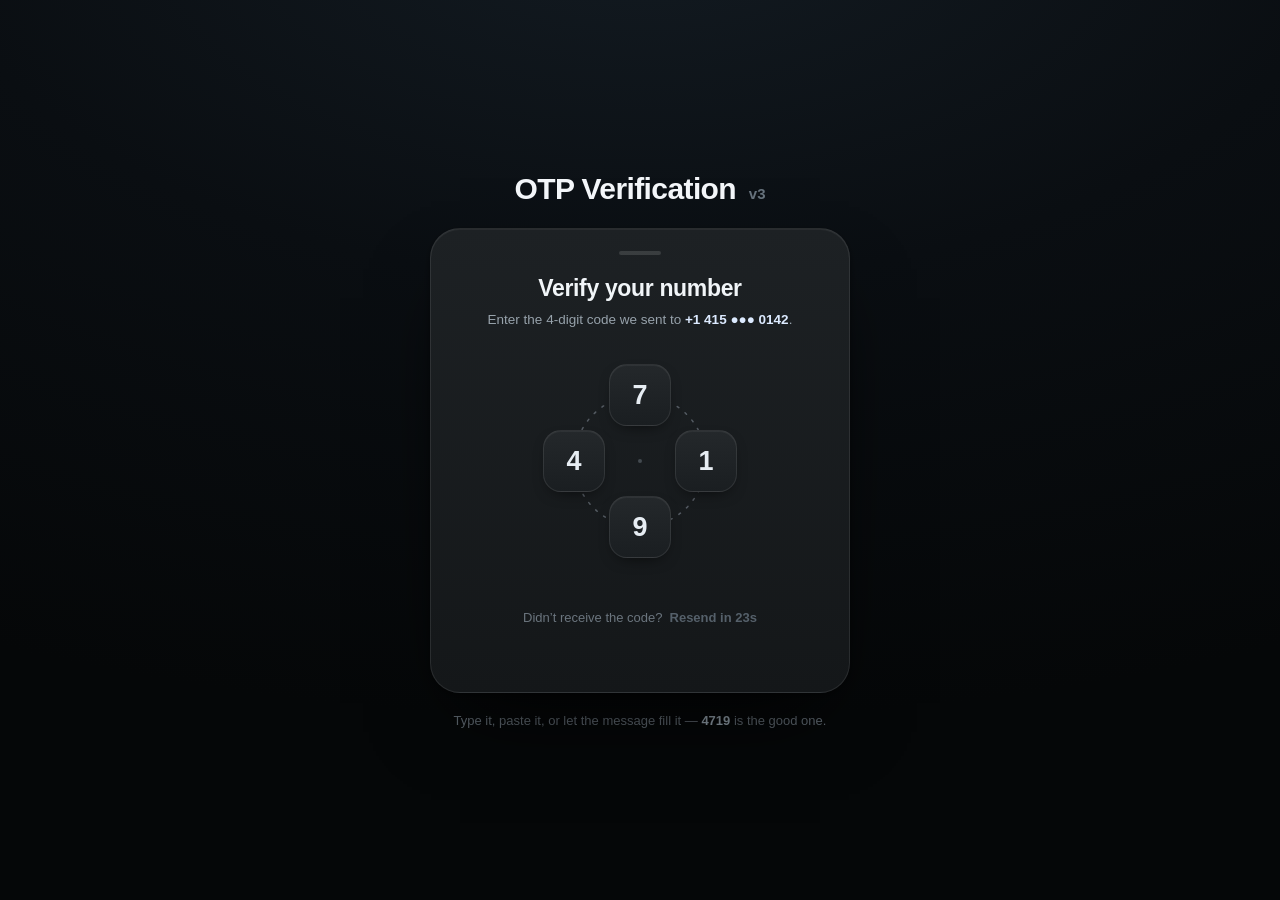
<file: demo-code.html>
<!DOCTYPE html>
<html lang="en">
<head>
<meta charset="UTF-8" />
<meta name="viewport" content="width=device-width, initial-scale=1.0" />
<meta http-equiv="Content-Security-Policy" content="default-src 'self'; script-src 'self'; style-src 'self' 'unsafe-inline' https://fonts.googleapis.com; font-src https://fonts.gstatic.com; img-src 'self' data:; connect-src 'self'; base-uri 'self'; form-action 'self'; object-src 'none'; frame-src 'none'" />
<meta name="referrer" content="strict-origin-when-cross-origin" />
<title>OTP Verification — Interaction Concept | Precisa Solutions</title>
<meta name="description" content="An interactive one-time-passcode concept: four digits that orbit, land, spin while the code is checked, then merge into a verified seal." />
<link rel="icon" type="image/png" sizes="32x32" href="images/favicon-32.png?v=3" />
<link rel="apple-touch-icon" href="images/favicon-180.png?v=3" />
<link rel="preconnect" href="https://fonts.googleapis.com" />
<link rel="preconnect" href="https://fonts.gstatic.com" crossorigin />
<link href="https://fonts.googleapis.com/css2?family=Inter:wght@400;500;600;700;800&family=Outfit:wght@400;500;600;700;800&display=swap" rel="stylesheet" />

<style>
  :root {
    --ink: #eef3f7;
    --ink-soft: #97a2ab;
    --ink-faint: #6b757e;
    --line: rgba(255, 255, 255, 0.09);

    /* colour is reserved for verdicts - attention here is not a hue, it is light */
    --ice: #dceaff;
    --ok: #2ee6a8;
    --bad: #ff4d6a;

    --sans: "Inter", -apple-system, "Segoe UI", Roboto, Arial, sans-serif;
    --display: "Outfit", "Inter", -apple-system, "Segoe UI", Roboto, sans-serif;

    --tile: 62px;
    --gap: 14px;
    --stage: 232px;
    --ring-r: 66px;

    /* winds up slowly, then brakes into the slot */
    --windup: cubic-bezier(0.72, 0, 0.16, 1);
    --glide: cubic-bezier(0.16, 1, 0.3, 1);
  }

  * { box-sizing: border-box; }

  body {
    margin: 0;
    min-height: 100vh;
    display: grid;
    place-items: center;
    padding: 40px 20px;
    font-family: var(--sans);
    color: var(--ink);
    background:
      radial-gradient(120% 90% at 50% -10%, #131b22 0%, #0a0e12 46%, #050708 100%),
      #050708;
    -webkit-font-smoothing: antialiased;
    text-rendering: optimizeLegibility;
  }

  /* embedded in the projects page: the panel supplies its own title and
     frame, so the page furniture around the card is redundant there */
  .is-embed body { padding: 18px 14px; }
  .is-embed .heading,
  .is-embed .caption { display: none; }

  /* the room light. neutral until the verdict lands, then it goes green */
  .ambience {
    position: fixed;
    inset: 0;
    pointer-events: none;
    opacity: 0;
    background: radial-gradient(60% 45% at 50% 52%, rgba(46, 230, 168, 0.16), transparent 70%);
    transition: opacity 1.1s ease;
    z-index: 0;
  }
  body.is-done .ambience { opacity: 1; }

  .page { position: relative; z-index: 1; width: 100%; max-width: 420px; }

  .heading {
    margin: 0 0 22px;
    text-align: center;
    font-family: var(--display);
    font-size: 30px;
    font-weight: 700;
    letter-spacing: -0.02em;
    color: #f4f7fa;
  }

  .heading em {
    font-style: normal;
    font-size: 15px;
    font-weight: 700;
    letter-spacing: 0;
    margin-left: 5px;
    color: #67737d;
  }

  /* ================= the card ================= */
  .card {
    position: relative;
    overflow: hidden;
    padding: 22px 30px 26px;
    border-radius: 30px;
    background: linear-gradient(180deg, #1d2124 0%, #141719 100%);
    border: 1px solid var(--line);
    box-shadow:
      0 1px 0 rgba(255, 255, 255, 0.05) inset,
      0 2px 6px rgba(0, 0, 0, 0.4),
      0 40px 80px -30px rgba(0, 0, 0, 0.9);
  }

  .card__grip {
    width: 42px;
    height: 4px;
    margin: 0 auto 20px;
    border-radius: 999px;
    background: rgba(255, 255, 255, 0.13);
  }

  /* both faces share one grid cell so the swap never resizes the card */
  .swap { display: grid; }
  .swap--foot { margin-top: 2px; }
  .face { grid-area: 1 / 1; transition: opacity 0.45s ease; }
  .face--done { opacity: 0; pointer-events: none; }

  .card[data-state="done"] .face--form { opacity: 0; pointer-events: none; }
  .card[data-state="done"] .face--done { opacity: 1; pointer-events: auto; }

  .title {
    margin: 0 0 8px;
    text-align: center;
    font-family: var(--display);
    font-size: 23px;
    font-weight: 700;
    letter-spacing: -0.015em;
    color: #f1f5f8;
    transition: opacity 0.4s ease;
  }

  .lede {
    margin: 0;
    text-align: center;
    font-size: 13.5px;
    line-height: 1.5;
    color: var(--ink-soft);
    transition: opacity 0.4s ease;
  }

  .lede strong { color: var(--ice); font-weight: 600; }

  /* the heading pair steps back while the machine is thinking */
  .card[data-state="verify"] .title,
  .card[data-state="verify"] .lede,
  .card[data-state="verify"] .resend { opacity: 0; pointer-events: none; }

  /* ================= orbit stage ================= */
  .orbit {
    position: relative;
    height: var(--stage);
    margin: 14px 0 6px;
  }

  .orbit__ring {
    position: absolute;
    left: 50%;
    top: 50%;
    width: calc(var(--ring-r) * 2.4);
    height: calc(var(--ring-r) * 2.4);
    transform: translate(-50%, -50%);
    overflow: visible;
    opacity: 0;
    transition: opacity 0.5s ease;
  }

  /* dotted on purpose: a solid ring at this size reads as a loading spinner */
  .orbit__path {
    fill: none;
    stroke: rgba(220, 234, 255, 0.3);
    stroke-dasharray: 2 8;
    stroke-width: 1.5;
    stroke-linecap: round;
  }

  .orbit__hub {
    position: absolute;
    left: 50%;
    top: 50%;
    width: 4px;
    height: 4px;
    margin: -2px 0 0 -2px;
    border-radius: 50%;
    background: rgba(220, 234, 255, 0.22);
    opacity: 0;
    transition: opacity 0.4s ease;
  }

  .card[data-state="orbit"] .orbit__ring,
  .card[data-state="orbit"] .orbit__hub { opacity: 1; }

  /* the track stays faintly lit while the numbers spin on it */
  .card[data-state="verify"] .orbit__ring,
  .card[data-state="verify"] .orbit__hub { opacity: 0.45; }

  /* ================= the four slots ================= */
  .field {
    position: absolute;
    inset: 0;
    display: flex;
    align-items: center;
    justify-content: center;
    gap: var(--gap);
  }

  /* .slot carries the orbit transform (its origin parked on the hub);
     .slot__face carries the counter-rotation that keeps the tile upright. */
  .slot {
    position: relative;
    width: var(--tile);
    height: var(--tile);
    flex: 0 0 auto;
    will-change: transform;
  }

  .slot__face {
    position: absolute;
    inset: 0;
    display: grid;
    place-items: center;
    /* proportional so the trace SVG (rx 29 of 100) lines up at every size */
    border-radius: 29%;
    background: linear-gradient(180deg, #24282b 0%, #1a1e21 100%);
    border: 1px solid rgba(255, 255, 255, 0.09);
    box-shadow:
      0 1px 0 rgba(255, 255, 255, 0.05) inset,
      0 6px 16px -8px rgba(0, 0, 0, 0.8);
    transition: border-color 0.22s ease, box-shadow 0.22s ease, opacity 0.35s ease;
    will-change: transform;
  }

  .slot input {
    width: 100%;
    height: 100%;
    padding: 0;
    border: 0;
    background: none;
    outline: none;
    text-align: center;
    font-family: var(--display);
    font-size: 27px;
    font-weight: 600;
    color: #f1f5f8;
    caret-color: var(--ice);
    opacity: 0;
    transition: opacity 0.3s ease;
  }

  /* The receipt for one digit: a line drawn right around the box it landed
     in. At rest the dash sits entirely in its own gap, so nothing shows
     until the script runs it - no extra class or reflow needed. */
  .slot__trace {
    position: absolute;
    inset: 0;
    overflow: visible;
    pointer-events: none;
  }

  .slot__trace-path {
    fill: none;
    stroke: var(--ice);
    stroke-width: 1.6;
    stroke-linecap: round;
    stroke-dasharray: 100;
    stroke-dashoffset: 100;
  }

  .slot__ghost {
    position: absolute;
    inset: 0;
    display: grid;
    place-items: center;
    font-family: var(--display);
    font-size: 27px;
    font-weight: 600;
    color: #e7edf3;
    pointer-events: none;
    transition: opacity 0.3s ease;
  }

  /* orbit shows the decoys, entry hands the tiles over to the inputs */
  .card[data-state="orbit"] .slot input { pointer-events: none; }
  .card:not([data-state="orbit"]) .slot input { opacity: 1; }
  .card:not([data-state="orbit"]) .slot__ghost { opacity: 0; }

  .slot__face.is-focus {
    border-color: rgba(220, 234, 255, 0.55);
    box-shadow:
      0 1px 0 rgba(255, 255, 255, 0.07) inset,
      0 0 0 3px rgba(220, 234, 255, 0.12),
      0 6px 18px -8px rgba(0, 0, 0, 0.85);
  }

  .slot.is-filled .slot__face { border-color: rgba(220, 234, 255, 0.26); }

  .card[data-state="error"] .slot__face {
    border-color: rgba(255, 77, 106, 0.55);
    box-shadow: 0 0 0 3px rgba(255, 77, 106, 0.12);
  }

  .card[data-state="error"] .field { animation: shake 0.44s ease; }

  @keyframes shake {
    0%, 100% { transform: translateX(0); }
    18% { transform: translateX(-8px); }
    38% { transform: translateX(7px); }
    58% { transform: translateX(-4px); }
    78% { transform: translateX(3px); }
  }

  /* The four stay lit while they spin - the numbers you typed ARE the
     spinner. Only the merge fades them, and that fade is animated in JS
     so it lands exactly as the seal takes over. */
  .card[data-state="done"] .slot__face { opacity: 0; }
  .card[data-state="verify"] .field,
  .card[data-state="done"] .field { pointer-events: none; }

  /* ================= the seal (verify + verdict) ================= */
  .seal {
    position: absolute;
    left: 50%;
    top: 50%;
    width: 0;
    height: 0;
    opacity: 0;
    transition: opacity 0.4s ease;
  }

  .card[data-phase="merge"] .seal,
  .card[data-state="done"] .seal { opacity: 1; }

  .seal__tile {
    position: absolute;
    left: 50%;
    top: 50%;
    width: var(--tile);
    height: var(--tile);
    margin: calc(var(--tile) / -2) 0 0 calc(var(--tile) / -2);
    display: grid;
    place-items: center;
    /* proportional so the trace SVG (rx 29 of 100) lines up at every size */
    border-radius: 29%;
    background: linear-gradient(180deg, #1d2b27 0%, #141d1b 100%);
    border: 1px solid rgba(46, 230, 168, 0.55);
    box-shadow: 0 0 26px -6px rgba(46, 230, 168, 0.45);
    transform: scale(0.92);
    transition: transform 0.6s var(--glide), border-color 0.4s ease;
  }

  .card[data-state="done"] .seal__tile { transform: scale(1); }

  .seal__check {
    width: 26px;
    height: 26px;
    stroke: var(--ok);
    stroke-width: 2.6;
    stroke-linecap: round;
    stroke-linejoin: round;
    fill: none;
    /* drawn, not popped - the tick should feel written */
    stroke-dasharray: 30;
    stroke-dashoffset: 30;
  }

  .card[data-state="done"] .seal__check {
    animation: draw 0.5s 0.16s var(--glide) forwards;
  }

  @keyframes draw { to { stroke-dashoffset: 0; } }

  .ring {
    position: absolute;
    left: 50%;
    top: 50%;
    width: 88px;
    height: 88px;
    margin: -44px 0 0 -44px;
    border-radius: 26px;
    border: 1px solid rgba(46, 230, 168, 0.45);
    opacity: 0;
    transform: scale(0.7);
  }

  .card[data-state="done"] .ring {
    animation: ringOut 1.5s var(--rd, 0s) var(--glide) forwards;
  }

  @keyframes ringOut {
    0% { opacity: 0; transform: scale(0.7); }
    26% { opacity: 0.7; }
    100% { opacity: 0.16; transform: scale(var(--rs, 2.2)); }
  }

  .spark {
    position: absolute;
    left: 50%;
    top: 50%;
    width: 5px;
    height: 5px;
    border-radius: 50%;
    background: var(--ok);
    opacity: 0;
    transform: translate(-50%, -50%);
  }

  .card[data-state="done"] .spark {
    animation: sparkOut 1.25s var(--sd, 0s) var(--glide) forwards;
  }

  @keyframes sparkOut {
    0% { opacity: 0; transform: translate(-50%, -50%) rotate(var(--a)) translateX(26px); }
    22% { opacity: 1; }
    100% { opacity: 0; transform: translate(-50%, -50%) rotate(var(--a)) translateX(var(--d)); }
  }

  /* ================= resend + message line ================= */
  .msg {
    min-height: 17px;
    margin: 0 0 10px;
    text-align: center;
    font-size: 12.5px;
    color: var(--bad);
    opacity: 0;
    transition: opacity 0.25s ease;
  }

  .msg.show { opacity: 1; }

  .resend {
    display: flex;
    justify-content: center;
    flex-wrap: wrap;
    align-items: baseline;
    gap: 7px;
    font-size: 13px;
    color: var(--ink-faint);
    transition: opacity 0.4s ease;
  }

  .resend button {
    padding: 0;
    border: 0;
    background: none;
    font-family: inherit;
    font-size: 13px;
    font-weight: 600;
    color: #55606a;
    cursor: default;
  }

  .resend button:not([disabled]) {
    color: var(--ice);
    cursor: pointer;
    text-decoration: underline;
    text-underline-offset: 3px;
    text-decoration-color: rgba(220, 234, 255, 0.35);
  }

  .resend button:not([disabled]):hover { text-decoration-color: var(--ice); }

  /* ================= the arriving message ================= */
  .toast {
    position: absolute;
    left: 22px;
    right: 22px;
    bottom: 20px;
    display: flex;
    align-items: center;
    gap: 12px;
    padding: 12px 12px 12px 14px;
    border-radius: 18px;
    background: rgba(38, 43, 47, 0.92);
    border: 1px solid rgba(255, 255, 255, 0.1);
    box-shadow: 0 18px 40px -18px rgba(0, 0, 0, 0.95);
    -webkit-backdrop-filter: blur(14px);
    backdrop-filter: blur(14px);
    transform: translateY(140%);
    opacity: 0;
    transition: transform 0.55s var(--glide), opacity 0.35s ease;
  }

  .toast.show { transform: translateY(0); opacity: 1; }

  .toast__icon {
    flex: 0 0 auto;
    display: grid;
    place-items: center;
    width: 30px;
    height: 30px;
    border-radius: 10px;
    background: rgba(220, 234, 255, 0.1);
    color: var(--ice);
  }

  .toast__body { flex: 1 1 auto; min-width: 0; }

  .toast__from {
    font-size: 9.5px;
    font-weight: 700;
    letter-spacing: 0.14em;
    text-transform: uppercase;
    color: var(--ink-faint);
  }

  .toast__text {
    margin-top: 2px;
    font-size: 12.5px;
    color: #cfd7de;
    white-space: nowrap;
    overflow: hidden;
    text-overflow: ellipsis;
  }

  .toast__text strong { color: #fff; font-weight: 700; }

  .toast__fill {
    flex: 0 0 auto;
    padding: 8px 16px;
    border: 0;
    border-radius: 999px;
    background: #f1f5f8;
    font-family: inherit;
    font-size: 12.5px;
    font-weight: 700;
    color: #14181a;
    cursor: pointer;
    transition: transform 0.2s ease, background 0.2s ease;
  }

  .toast__fill:hover { transform: translateY(-1px); background: #fff; }
  .toast__fill:active { transform: translateY(0); }

  /* ================= verdict face ================= */
  .face--done .title { color: var(--ok); }

  .trust {
    display: flex;
    align-items: center;
    justify-content: center;
    gap: 6px;
    margin-top: 4px;
    font-size: 12.5px;
    font-weight: 600;
    color: #7fb9a3;
  }

  .continue {
    display: block;
    width: 100%;
    margin-top: 18px;
    padding: 15px;
    border: 0;
    border-radius: 999px;
    background: linear-gradient(180deg, #46f0b6 0%, #1fc98c 100%);
    font-family: var(--display);
    font-size: 15px;
    font-weight: 700;
    color: #05201a;
    cursor: pointer;
    box-shadow:
      0 1px 0 rgba(255, 255, 255, 0.4) inset,
      0 10px 30px -12px rgba(46, 230, 168, 0.8);
    transition: transform 0.3s var(--glide), box-shadow 0.3s ease;
  }

  .continue:hover {
    transform: translateY(-2px);
    box-shadow:
      0 1px 0 rgba(255, 255, 255, 0.4) inset,
      0 16px 36px -12px rgba(46, 230, 168, 0.9);
  }

  .continue:active { transform: translateY(0); }

  /* the verdict focuses Continue, so it needs a ring worth looking at */
  .continue:focus-visible {
    outline: 2px solid var(--ok);
    outline-offset: 4px;
  }

  .toast__fill:focus-visible,
  .resend button:focus-visible {
    outline: 2px solid var(--ice);
    outline-offset: 3px;
  }

  .caption {
    margin: 20px 0 0;
    text-align: center;
    font-size: 13px;
    color: #5d666e;
  }

  .caption strong { color: #93a0aa; font-weight: 600; }

  /* Motion-free mode. Applied as a class by the script (see
     HONOR_REDUCED_MOTION there) instead of a media query, so one flag
     governs CSS and JS - on Windows the OS "Animation effects" switch
     reports prefers-reduced-motion and would freeze the whole
     choreography on machines that never asked for that. */
  .reduce-motion .spark,
  .reduce-motion .ring,
  .reduce-motion .seal__check { animation: none !important; }
  .reduce-motion .seal__check { stroke-dashoffset: 0; }
  .reduce-motion .field { animation: none !important; }

  /* The geometry is measured, not hard-coded, so shrinking the tokens is
     the whole responsive story - the ring and the row both follow. */
  @media (max-width: 420px) {
    :root { --tile: 54px; --gap: 10px; --stage: 208px; --ring-r: 58px; }
    .card { padding: 20px 22px 24px; border-radius: 26px; }
    .toast { left: 16px; right: 16px; bottom: 16px; }
    .heading { font-size: 26px; }
    .title { font-size: 21px; }
  }

  @media (max-width: 350px) {
    :root { --tile: 48px; --gap: 8px; --stage: 190px; --ring-r: 52px; }
    .slot input, .slot__ghost { font-size: 23px; }
    .lede { font-size: 12.5px; }
  }
</style>
</head>
<body>
<div class="ambience" aria-hidden="true"></div>

<div class="page">
  <h1 class="heading">OTP Verification <em>v3</em></h1>

  <div class="card" id="card" data-state="orbit">
    <div class="card__grip" aria-hidden="true"></div>

    <!-- head and foot cross-fade between the two faces; the stage between
         them is shared, so the tiles survive the change of verdict -->
    <div class="swap">
      <div class="face face--form">
        <h2 class="title">Verify your number</h2>
        <p class="lede">
          Enter the 4-digit code we sent to <strong>+1 415 &#9679;&#9679;&#9679; 0142</strong>.
        </p>
      </div>
      <div class="face face--done">
        <h2 class="title">Verified successfully</h2>
        <p class="lede">Your number has been verified.</p>
      </div>
    </div>

    <!-- the track, and the point the four collapse onto -->
    <div class="orbit" id="orbit">
      <svg class="orbit__ring" viewBox="0 0 120 120" aria-hidden="true">
        <circle class="orbit__path" cx="60" cy="60" r="50"
                vector-effect="non-scaling-stroke" />
      </svg>
      <span class="orbit__hub" id="hub" aria-hidden="true"></span>

      <div class="seal" id="seal" aria-hidden="true">
        <span class="ring" style="--rd: 0s; --rs: 1.7"></span>
        <span class="ring" style="--rd: 0.12s; --rs: 2.5"></span>
        <span class="ring" style="--rd: 0.24s; --rs: 3.4"></span>
        <span class="seal__tile">
          <svg class="seal__check" viewBox="0 0 24 24">
            <path d="M5 12.5 10 17.5 19 7" />
          </svg>
        </span>
      </div>

      <div class="field" id="field"></div>
    </div>

    <div class="swap swap--foot">
      <div class="face face--form">
        <p class="msg" id="msg" role="status" aria-live="polite"></p>
        <div class="resend">
          <span>Didn&rsquo;t receive the code?</span>
          <button type="button" id="resend" disabled>Resend in 24s</button>
        </div>
      </div>

      <div class="face face--done">
        <p class="trust">
          <svg width="13" height="13" viewBox="0 0 24 24" fill="none" aria-hidden="true">
            <rect x="4.5" y="10.5" width="15" height="10" rx="2"
                  stroke="currentColor" stroke-width="1.8" />
            <path d="M7.5 10.5V7a4.5 4.5 0 0 1 9 0v3.5"
                  stroke="currentColor" stroke-width="1.8" />
          </svg>
          Verified and secure
        </p>
        <button type="button" class="continue" id="continue">Continue</button>
      </div>
    </div>

    <!-- the message that shows up a beat after you start typing -->
    <div class="toast" id="toast">
      <span class="toast__icon" aria-hidden="true">
        <svg width="15" height="15" viewBox="0 0 24 24" fill="none">
          <path d="M20 15a2 2 0 0 1-2 2H8l-4 4V6a2 2 0 0 1 2-2h12a2 2 0 0 1 2 2z"
                stroke="currentColor" stroke-width="1.9"
                stroke-linecap="round" stroke-linejoin="round" />
        </svg>
      </span>
      <span class="toast__body">
        <span class="toast__from">Message &middot; OTP</span>
        <span class="toast__text"><strong>4719</strong> is your verification code.</span>
      </span>
      <button type="button" class="toast__fill" id="fill">Fill</button>
    </div>
  </div>

  <p class="caption">
    Type it, paste it, or let the message fill it &mdash; <strong>4719</strong> is the good one.
  </p>
</div>

<script src="assets/demo-code.js?v=bed1aa1f"></script>
</body>
</html>
</file>
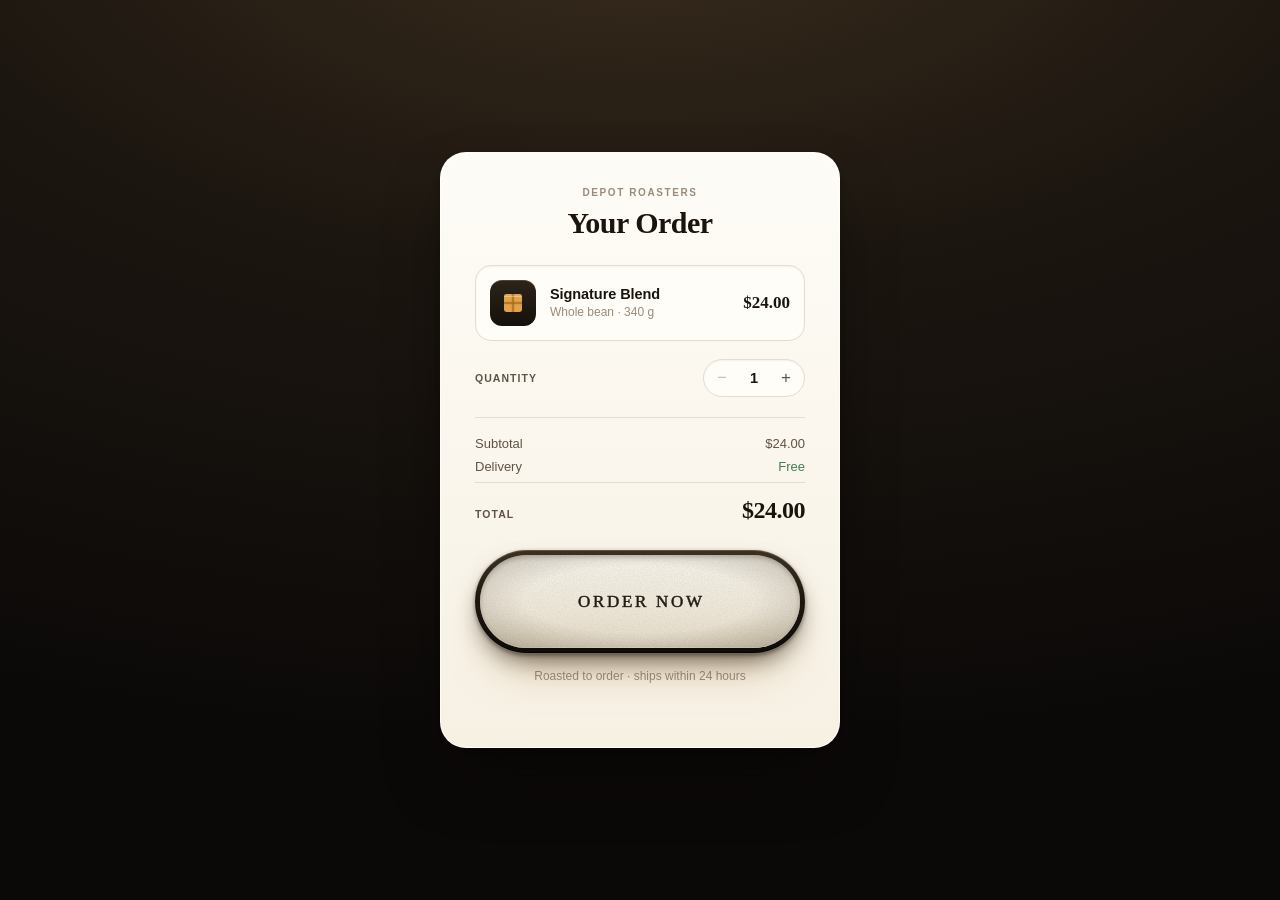
<file: demo-order.html>
<!DOCTYPE html>
<html lang="en">
<head>
<meta charset="UTF-8" />
<meta name="viewport" content="width=device-width, initial-scale=1.0" />
<meta http-equiv="Content-Security-Policy" content="default-src 'self'; script-src 'self'; style-src 'self' 'unsafe-inline' https://fonts.googleapis.com; font-src https://fonts.gstatic.com; img-src 'self' data:; connect-src 'self'; base-uri 'self'; form-action 'self'; object-src 'none'; frame-src 'none'" />
<meta name="referrer" content="strict-origin-when-cross-origin" />
<title>Order Button — Interaction Concept | Precisa Solutions</title>
<meta name="description" content="An interactive order-button concept: one timeline drives a delivery van, its wheels, its suspension and its cargo, from press to confirmed." />
<link rel="icon" type="image/png" sizes="32x32" href="images/favicon-32.png?v=3" />
<link rel="apple-touch-icon" href="images/favicon-180.png?v=3" />
<link rel="preconnect" href="https://fonts.googleapis.com" />
<link rel="preconnect" href="https://fonts.gstatic.com" crossorigin />
<link href="https://fonts.googleapis.com/css2?family=Fraunces:opsz,wght@9..144,500;9..144,600;9..144,700&family=Inter:wght@400;500;600;700;800&family=Marcellus+SC&display=swap" rel="stylesheet" />

<style>
  :root {
    --ink: #1a140d;
    --ink-soft: #5f5346;
    --ink-faint: #9a8b7a;
    --line: #e7dccb;
    --amber: #c08526;
    --amber-deep: #9a6a18;
    --ok: #4a7c52;

    --sans: "Inter", -apple-system, "Segoe UI", Roboto, Arial, sans-serif;
    --serif: "Fraunces", "Iowan Old Style", Georgia, serif;
  }

  * {
    box-sizing: border-box;
  }

  body {
    margin: 0;
    min-height: 100vh;
    display: grid;
    place-items: center;
    padding: 28px;
    font-family: var(--sans);
    color: var(--ink);
    background:
      radial-gradient(130% 95% at 50% -12%, #3a2d1d 0%, #1c1610 44%, #0b0908 100%),
      #0b0908;
    -webkit-font-smoothing: antialiased;
    text-rendering: optimizeLegibility;
  }

  /* embedded on projects.html inside an iframe — the panel supplies the
     frame, so the outer margin can come down */
  .is-embed body { padding: 16px 12px; }
  .is-embed .order-card { padding: 24px 22px 22px; border-radius: 20px; }
  .is-embed h2 { font-size: 25px; margin-bottom: 20px; }

  .order-card {
    position: relative;
    width: 100%;
    max-width: 400px;
    padding: 34px 34px 30px;
    border-radius: 26px;
    background: linear-gradient(180deg, #fefcf7 0%, #f7f1e4 100%);
    border: 1px solid rgba(255, 255, 255, 0.75);
    box-shadow:
      0 1px 0 rgba(255, 255, 255, 0.85) inset,
      0 2px 5px rgba(12, 9, 6, 0.18),
      0 34px 70px -22px rgba(8, 6, 4, 0.72);
  }

  .eyebrow {
    margin: 0 0 8px;
    text-align: center;
    font-size: 10px;
    font-weight: 700;
    letter-spacing: 0.16em;
    text-transform: uppercase;
    color: var(--ink-faint);
  }

  h2 {
    margin: 0 0 26px;
    text-align: center;
    font-family: var(--serif);
    font-size: 30px;
    font-weight: 600;
    font-variation-settings: "opsz" 40, "wght" 600;
    letter-spacing: -0.018em;
    line-height: 1.1;
    color: var(--ink);
  }

  /* ---------- line item ---------- */
  .item {
    display: flex;
    align-items: center;
    gap: 14px;
    padding: 14px;
    border: 1px solid var(--line);
    border-radius: 16px;
    background: #fffdf8;
    box-shadow: 0 1px 2px rgba(26, 20, 13, 0.05) inset;
  }

  .item__thumb {
    flex: none;
    width: 46px;
    height: 46px;
    display: grid;
    place-items: center;
    border-radius: 12px;
    background: linear-gradient(180deg, #2d2419 0%, #14100b 100%);
    box-shadow: 0 1px 0 rgba(255, 236, 200, 0.16) inset;
  }

  .item__name {
    margin: 0;
    font-size: 14.5px;
    font-weight: 600;
    letter-spacing: -0.005em;
  }

  .item__meta {
    margin: 3px 0 0;
    font-size: 12px;
    color: var(--ink-faint);
  }

  .item__price {
    margin-left: auto;
    font-family: var(--serif);
    font-size: 17px;
    font-weight: 600;
    font-variation-settings: "opsz" 20, "wght" 600;
  }

  /* ---------- quantity ---------- */
  .qty-row {
    display: flex;
    align-items: center;
    justify-content: space-between;
    margin-top: 18px;
  }

  .qty-row__label {
    font-size: 10.5px;
    font-weight: 700;
    letter-spacing: 0.1em;
    text-transform: uppercase;
    color: var(--ink-soft);
  }

  .stepper {
    display: flex;
    align-items: center;
    gap: 2px;
    padding: 3px;
    border: 1px solid var(--line);
    border-radius: 999px;
    background: #fffdf8;
    box-shadow: 0 1px 2px rgba(26, 20, 13, 0.05) inset;
  }

  .stepper button {
    width: 30px;
    height: 30px;
    display: grid;
    place-items: center;
    border: 0;
    border-radius: 999px;
    background: transparent;
    font-family: var(--sans);
    font-size: 17px;
    line-height: 1;
    color: var(--ink-soft);
    cursor: pointer;
    transition: background 0.18s, color 0.18s;
  }

  .stepper button:hover:not(:disabled) {
    background: #1e1810;
    color: #f7f1e4;
  }

  .stepper button:disabled {
    color: #ccbfab;
    cursor: default;
  }

  .stepper button:focus-visible {
    outline: none;
    box-shadow: 0 0 0 3px rgba(192, 133, 38, 0.35);
  }

  .stepper output {
    min-width: 30px;
    text-align: center;
    font-size: 14.5px;
    font-weight: 600;
    font-variant-numeric: tabular-nums;
  }

  /* ---------- totals ---------- */
  .totals {
    margin-top: 20px;
    padding-top: 18px;
    border-top: 1px solid var(--line);
  }

  .totals__row {
    display: flex;
    justify-content: space-between;
    align-items: baseline;
    font-size: 13px;
    color: var(--ink-soft);
  }

  .totals__row + .totals__row { margin-top: 8px; }

  .totals__row span:last-child { font-variant-numeric: tabular-nums; }

  .totals__row--free span:last-child { color: var(--ok); }

  .totals__row--grand {
    margin-top: 14px;
    padding-top: 14px;
    border-top: 1px solid var(--line);
    color: var(--ink);
  }

  .totals__row--grand span:first-child {
    font-size: 10.5px;
    font-weight: 700;
    letter-spacing: 0.1em;
    text-transform: uppercase;
    color: var(--ink-soft);
  }

  .totals__row--grand span:last-child {
    font-family: var(--serif);
    font-size: 24px;
    font-weight: 600;
    font-variation-settings: "opsz" 30, "wght" 600;
    letter-spacing: -0.02em;
  }

  /* ============ premium "depot van" order button ============ */
  .cta {
    position: relative;
    display: flex;
    width: 100%;
    margin-top: 26px;
    /* % padding resolves against WIDTH on all four sides, so the inner
       track holds a fixed ratio at any button size. Thinning the bezel
       widens that ratio to 3.42:1, so the scene viewBox tracks it. */
    padding: 1.42%;
    aspect-ratio: 16 / 5;
    border: 0;
    border-radius: 999px;
    cursor: pointer;
    isolation: isolate;
    background: linear-gradient(180deg, #3d3122 0%, #1f1810 46%, #0f0b08 100%);
    box-shadow:
      0 1px 0 rgba(255, 236, 200, 0.18) inset,
      0 -1px 0 rgba(0, 0, 0, 0.65) inset,
      0 0 0 1px rgba(255, 226, 178, 0.1),
      0 2px 4px rgba(10, 7, 4, 0.45),
      0 12px 24px -8px rgba(10, 7, 4, 0.6),
      0 26px 48px -20px rgba(150, 96, 26, 0.5);
    /* transform only: it composites on the GPU. Transitioning the
       box-shadow stack meant re-blurring six shadows on the CPU for
       half a second on every hover — mouse-only cost, so iOS never
       paid it but Windows did, right as the drive-in starts. */
    transition: transform 0.45s cubic-bezier(0.16, 1, 0.3, 1);
  }

  /* The hover glow lives on its own layer and cross-fades in via
     opacity (composited) instead of interpolating shadow geometry.
     Outset shadows paint outside the box, so z-index -1 behind the
     bezel still shows them; isolation on .cta keeps -1 contained. */
  .cta::before {
    content: "";
    position: absolute;
    inset: 0;
    z-index: -1;
    border-radius: inherit;
    pointer-events: none;
    opacity: 0;
    transition: opacity 0.45s cubic-bezier(0.16, 1, 0.3, 1);
    box-shadow:
      0 18px 32px -10px rgba(10, 7, 4, 0.62),
      0 34px 60px -22px rgba(178, 116, 32, 0.62);
  }

  /* specular sheen across the bezel */
  .cta::after {
    content: "";
    position: absolute;
    inset: 0;
    border-radius: inherit;
    pointer-events: none;
    background: linear-gradient(
      104deg,
      rgba(255, 240, 210, 0) 34%,
      rgba(255, 240, 210, 0.12) 47%,
      rgba(255, 240, 210, 0) 60%
    );
    opacity: 0;
    transition: opacity 0.5s ease;
  }

  .cta:hover { transform: translateY(-2px); }
  .cta:hover::before { opacity: 1; }

  .cta:hover::after { opacity: 1; }
  .cta:active { transform: translateY(0); }

  .cta:focus-visible {
    outline: none;
    box-shadow:
      0 1px 0 rgba(255, 236, 200, 0.18) inset,
      0 0 0 1px rgba(255, 226, 178, 0.1),
      0 0 0 4px rgba(192, 133, 38, 0.45),
      0 12px 24px -8px rgba(10, 7, 4, 0.6);
  }

  /* the street lives inside the track's own clip */
  .cta__track {
    position: relative;
    flex: 1;
    align-self: stretch;
    border-radius: 999px;
    overflow: hidden;
    background: linear-gradient(180deg, #fdfaf3 0%, #f5efe1 58%, #eae1cd 100%);
    box-shadow:
      0 2px 5px rgba(26, 18, 8, 0.26) inset,
      0 -1px 0 rgba(255, 255, 255, 0.7) inset;
  }

  .cta__scene {
    position: absolute;
    inset: 0;
    width: 100%;
    height: 100%;
    display: block;
  }

  /* Vignette and film grain used to live inside the SVG, stacked over
     the moving parts — so every frame's dirty region re-composited a
     live feTurbulence filter. As track overlays they rasterize once
     (the grain tile is a tiny SVG image the browser caches) and the
     per-frame repaint only touches actual scene geometry. */
  .cta__track::before,
  .cta__track::after {
    content: "";
    position: absolute;
    inset: 0;
    pointer-events: none;
  }

  .cta__track::before {
    z-index: 1;
    background: radial-gradient(
      ellipse 72% 72% at 50% 48%,
      rgba(58, 42, 18, 0) 50%,
      rgba(58, 42, 18, 0.3) 100%
    );
  }

  .cta__track::after {
    z-index: 2;
    opacity: 0.17;
    background-image: url("data:image/svg+xml,<svg xmlns='http://www.w3.org/2000/svg' width='128' height='128'><filter id='n' x='0' y='0' width='100%25' height='100%25'><feTurbulence type='fractalNoise' baseFrequency='0.8' numOctaves='2' stitchTiles='stitch'/><feColorMatrix type='matrix' values='0 0 0 0 0.14 0 0 0 0 0.11 0 0 0 0 0.07 1 0 0 0 0'/></filter><rect width='128' height='128' filter='url(%23n)'/></svg>");
  }

  .cta__label {
    position: absolute;
    top: 50%;
    left: 50%;
    z-index: 3;
    display: flex;
    align-items: center;
    transform: translate(-50%, -50%);
    /* Marcellus SC: classical Roman capitals. It ships in one weight
       only, so font-weight stays at 400 and the extra weight comes from
       an outline stroke instead — that dilates the letterforms evenly,
       where the browser's synthetic bold would smear them sideways.
       currentColor keeps the stroke in step with the done-state colour. */
    font-family: "Marcellus SC", "Trajan Pro", "Fraunces", "Iowan Old Style", Georgia, serif;
    font-size: 17px;
    font-weight: 400;
    -webkit-text-stroke: 0.5px currentColor;
    font-feature-settings: "kern" 1, "liga" 1;
    text-transform: uppercase;
    white-space: nowrap;
    color: #241c12;
    /* letterpress: the label sits on cream, so a light lower edge
       reads as debossed rather than as a drop shadow */
    text-shadow: 0 1px 0 rgba(255, 253, 246, 0.95);
    pointer-events: none;
    transition:
      opacity 0.32s cubic-bezier(0.4, 0, 0.2, 1),
      transform 0.55s cubic-bezier(0.16, 1, 0.3, 1);
  }

  /* tracking adds a trailing gap after the last glyph; pull it back so
     the label stays optically centred */
  .cta__text {
    letter-spacing: 0.16em;
    margin-right: -0.16em;
  }

  .cta__label[data-state="run"] {
    opacity: 0;
    transform: translate(-50%, -50%) scale(0.94);
  }

  .cta__label[data-state="done"] { color: #2f5c37; }

  .cta__check {
    width: 0;
    height: 15px;
    margin-right: 0;
    overflow: hidden;
    fill: none;
    stroke: currentColor;
    stroke-width: 2.6;
    stroke-linecap: round;
    stroke-linejoin: round;
    stroke-dasharray: 24;
    stroke-dashoffset: 24;
    transition:
      stroke-dashoffset 0.5s ease 0.16s,
      width 0.36s cubic-bezier(0.16, 1, 0.3, 1),
      margin-right 0.36s cubic-bezier(0.16, 1, 0.3, 1);
  }

  .cta__label[data-state="done"] .cta__check {
    width: 15px;
    margin-right: 8px;
    stroke-dashoffset: 0;
  }

  /* --- scene paint --- */
  .road__lip { fill: rgba(236, 196, 128, 0.22); }
  .road__ticks {
    stroke: rgba(250, 244, 232, 0.3);
    stroke-width: 1.8;
    stroke-dasharray: 11 9;
    stroke-linecap: round;
  }
  .shell { stroke: #2a2118; stroke-width: 1.4; stroke-linejoin: round; }
  .depot {
    font-family: var(--sans);
    font-size: 7px;
    font-weight: 800;
    letter-spacing: 0.72px;
    fill: #a2947f;
  }
  .tire { fill: #14100b; }
  .rim { fill: #b9ad9c; }
  .nave { fill: #1c160f; }
  .spoke { fill: none; stroke: #6f6558; stroke-width: 1.1; stroke-linecap: round; }

  #boxShadow { transition: opacity 0.3s ease; }
  /* No will-change here: these nodes animate via the SVG transform
     ATTRIBUTE, which is repainted rather than composited, so layer
     promotion buys nothing — and on desktop Chromium it has caused
     stale/blank-layer glitches on inner SVG elements. */
  /* ============ end order button ============ */

  .fineprint {
    margin: 16px 0 0;
    text-align: center;
    font-size: 12px;
    color: var(--ink-faint);
  }

  .message {
    margin-top: 14px;
    min-height: 20px;
    text-align: center;
    font-size: 13px;
    color: var(--ok);
  }

  /* Narrow frame (the embedded panel on a phone is ~340px): the line
     item is the first thing to break — the name wrapped to two lines and
     pushed "340 g" onto a third. Trimming the thumb and the gaps buys
     back the ~40px that keeps both on one line each. */
  @media (max-width: 380px) {
    .order-card { padding: 20px 16px 18px; }
    .item { gap: 10px; padding: 11px; }
    .item__thumb { width: 38px; height: 38px; border-radius: 10px; }
    .item__name { font-size: 13.5px; }
    .item__meta { font-size: 11px; }
    .item__price { font-size: 15.5px; }
    h2 { font-size: 23px; margin-bottom: 18px; }
  }

  @media (prefers-reduced-motion: reduce) {
    .cta, .cta__label, .cta__check, .cta::after { transition: none; }
  }
</style>
</head>
<body>
<div class="order-card">
  <p class="eyebrow">Depot Roasters</p>
  <h2>Your Order</h2>

  <div class="item">
    <span class="item__thumb" aria-hidden="true">
      <svg width="22" height="22" viewBox="-11 -11 22 22">
        <rect x="-9" y="-9" width="18" height="18" rx="2.4" fill="#e0a34a" />
        <rect x="-9" y="-1.2" width="18" height="2.4" fill="#a96b1c" opacity="0.75" />
        <rect x="-1.2" y="-9" width="2.4" height="18" fill="#a96b1c" opacity="0.75" />
        <path d="M-9,-6.6 h18" stroke="#fff0d2" stroke-opacity="0.4" stroke-width="1.2" />
      </svg>
    </span>
    <div>
      <p class="item__name">Signature Blend</p>
      <p class="item__meta">Whole bean · 340 g</p>
    </div>
    <span class="item__price">$24.00</span>
  </div>

  <form id="orderForm">
    <div class="qty-row">
      <span class="qty-row__label" id="qtyLabel">Quantity</span>
      <div class="stepper" role="group" aria-labelledby="qtyLabel">
        <button type="button" id="qtyDown" aria-label="Decrease quantity">&minus;</button>
        <output id="qtyValue" aria-live="polite">1</output>
        <button type="button" id="qtyUp" aria-label="Increase quantity">+</button>
      </div>
    </div>

    <div class="totals">
      <div class="totals__row">
        <span>Subtotal</span>
        <span id="subtotal">$24.00</span>
      </div>
      <div class="totals__row totals__row--free">
        <span>Delivery</span>
        <span>Free</span>
      </div>
      <div class="totals__row totals__row--grand">
        <span>Total</span>
        <span id="total">$24.00</span>
      </div>
    </div>

    <button class="cta" type="submit" id="orderBtn">
      <span class="cta__track">
        <svg class="cta__scene" viewBox="0 0 342 100" preserveAspectRatio="none" aria-hidden="true">
          <defs>
            <linearGradient id="roadGrad" gradientUnits="userSpaceOnUse" x1="0" y1="86" x2="0" y2="100">
              <stop offset="0" stop-color="#2d2419" />
              <stop offset="0.45" stop-color="#1a1410" />
              <stop offset="1" stop-color="#0f0b08" />
            </linearGradient>

            <linearGradient id="bodyGrad" gradientUnits="userSpaceOnUse" x1="0" y1="27" x2="0" y2="76">
              <stop offset="0" stop-color="#fffdf8" />
              <stop offset="0.52" stop-color="#f7f1e4" />
              <stop offset="1" stop-color="#e4d9c3" />
            </linearGradient>

            <linearGradient id="stripeGrad" gradientUnits="userSpaceOnUse" x1="0" y1="64" x2="0" y2="71">
              <stop offset="0" stop-color="#f7b95c" />
              <stop offset="1" stop-color="#d4871f" />
            </linearGradient>

            <linearGradient id="glassGrad" gradientUnits="userSpaceOnUse" x1="88" y1="44" x2="122" y2="56">
              <stop offset="0" stop-color="#413628" />
              <stop offset="0.55" stop-color="#1b1610" />
              <stop offset="1" stop-color="#2c241a" />
            </linearGradient>

            <linearGradient id="boxGrad" gradientUnits="userSpaceOnUse" x1="0" y1="-9" x2="0" y2="9">
              <stop offset="0" stop-color="#f0b567" />
              <stop offset="1" stop-color="#cf8a2e" />
            </linearGradient>

            <linearGradient id="bayGrad" gradientUnits="userSpaceOnUse" x1="0" y1="29" x2="0" y2="64">
              <stop offset="0" stop-color="#0d0a07" />
              <stop offset="0.55" stop-color="#241c14" />
              <stop offset="1" stop-color="#181209" />
            </linearGradient>

            <linearGradient id="beamGrad" gradientUnits="userSpaceOnUse" x1="131" y1="0" x2="243" y2="0">
              <stop offset="0" stop-color="#ffe6a8" stop-opacity="0.6" />
              <stop offset="0.45" stop-color="#ffe6a8" stop-opacity="0.2" />
              <stop offset="1" stop-color="#ffe6a8" stop-opacity="0" />
            </linearGradient>

            <pattern id="slats" width="4" height="3.4" patternUnits="userSpaceOnUse">
              <rect width="4" height="3.4" fill="#eae4d6" />
              <rect y="2.5" width="4" height="0.9" fill="#c9c0ad" />
            </pattern>

            <radialGradient id="blobShadow">
              <stop offset="0" stop-color="#160f07" stop-opacity="0.42" />
              <stop offset="0.65" stop-color="#160f07" stop-opacity="0.16" />
              <stop offset="1" stop-color="#160f07" stop-opacity="0" />
            </radialGradient>

            <radialGradient id="lampGlow">
              <stop offset="0" stop-color="#fff4d2" stop-opacity="0.95" />
              <stop offset="1" stop-color="#fff4d2" stop-opacity="0" />
            </radialGradient>

            <radialGradient id="tailGlow">
              <stop offset="0" stop-color="#ff6a45" stop-opacity="0.85" />
              <stop offset="1" stop-color="#ff6a45" stop-opacity="0" />
            </radialGradient>

            <!-- the roll-up door disappears into the top of its own frame -->
            <clipPath id="bayClip" clipPathUnits="userSpaceOnUse">
              <rect x="42" y="29" width="40" height="35" rx="2" />
            </clipPath>
          </defs>

          <!-- the road and the parcel wait below the frame until pressed -->
          <g id="ground">
            <rect fill="url(#roadGrad)" x="0" y="86" width="342" height="14" />
            <rect class="road__lip" x="0" y="86" width="342" height="0.8" />
            <line class="road__ticks" x1="0" y1="94" x2="342" y2="94" />
            <ellipse id="boxShadow" cx="238" cy="86.6" rx="15" ry="3.2" fill="url(#blobShadow)" />
          </g>

          <g id="van">
            <ellipse cx="67" cy="86.8" rx="72" ry="4.4" fill="url(#blobShadow)" />

            <g id="vanBody">
              <rect class="shell" x="4" y="27" width="82" height="49" rx="4" fill="url(#bodyGrad)" />
              <path
                class="shell"
                fill="url(#bodyGrad)"
                d="M86,76 L86,43 L112,43 L124,55 L128,55 Q131,55 131,58 L131,72 Q131,76 127,76 Z" />

              <!-- cargo bay: a hole in the side, with the door in front of it -->
              <rect x="42" y="29" width="40" height="35" rx="2" fill="url(#bayGrad)" />

              <!-- once loaded, the parcel sits behind the door -->
              <g id="boxSlotBay"></g>

              <g clip-path="url(#bayClip)">
                <g id="door">
                  <rect x="42" y="29" width="40" height="35" fill="url(#slats)" />
                  <rect x="42" y="60.6" width="40" height="3.4" fill="#b3aa96" />
                  <rect x="42" y="29" width="40" height="1" fill="#fffdf6" opacity="0.5" />
                </g>
              </g>
              <rect
                x="42" y="29" width="40" height="35" rx="2"
                fill="none" stroke="#2a2118" stroke-width="1.3" />

              <text class="depot" x="10" y="49">DEPOT</text>

              <rect x="90" y="46" width="16" height="8" rx="1.6" fill="url(#glassGrad)" />
              <path d="M111.5,46 L111.5,54 L119.5,54 Z" fill="url(#glassGrad)" />

              <rect x="4" y="64" width="126" height="7" fill="url(#stripeGrad)" />
              <rect x="4" y="64" width="126" height="1" fill="#fff0d2" opacity="0.45" />

              <!-- lamps, dark until switched on -->
              <rect x="126.4" y="57.4" width="4.6" height="6" rx="1.8" fill="#7d7361" />
              <rect x="4.2" y="57.4" width="3.4" height="5.2" rx="1.4" fill="#6d5348" />

              <!-- mid-leap the parcel passes on the near side of the van,
                   so it has to sit above every body detail -->
              <g id="boxSlotFly"></g>

              <g id="lights" opacity="0">
                <path d="M131,60 L243,41 L243,88 Z" fill="url(#beamGrad)" />
                <ellipse cx="130" cy="60.4" rx="11" ry="8" fill="url(#lampGlow)" />
                <rect x="126.4" y="57.4" width="4.6" height="6" rx="1.8" fill="#fff6dc" />
                <ellipse cx="5.9" cy="60" rx="7" ry="5.5" fill="url(#tailGlow)" />
                <rect x="4.2" y="57.4" width="3.4" height="5.2" rx="1.4" fill="#ff7a52" />
              </g>
            </g>

            <g transform="translate(30 76.5)">
              <g class="wheel" id="wheelA">
                <circle class="tire" r="9.5" />
                <circle class="rim" r="4.8" />
                <path class="spoke" d="M0,-4.4 V4.4 M-4.4,0 H4.4" />
                <circle class="nave" r="1.7" />
              </g>
            </g>
            <g transform="translate(110 76.5)">
              <g class="wheel" id="wheelB">
                <circle class="tire" r="9.5" />
                <circle class="rim" r="4.8" />
                <path class="spoke" d="M0,-4.4 V4.4 M-4.4,0 H4.4" />
                <circle class="nave" r="1.7" />
              </g>
            </g>
          </g>

          <!-- parked on the road until the hop hands it to the van -->
          <g id="boxHome">
            <g id="box">
              <rect x="-9" y="-9" width="18" height="18" rx="2.4" fill="url(#boxGrad)" />
              <rect x="-9" y="-1.2" width="18" height="2.4" fill="#a96b1c" opacity="0.75" />
              <rect x="-1.2" y="-9" width="2.4" height="18" fill="#a96b1c" opacity="0.75" />
              <path d="M-9,-6.6 h18" stroke="#fff0d2" stroke-opacity="0.4" stroke-width="1.2" />
            </g>
          </g>
        </svg>
      </span>

      <span class="cta__label" id="ctaLabel" data-state="idle">
        <svg class="cta__check" viewBox="0 0 24 24" aria-hidden="true">
          <path d="M4 12.6 L9.4 18 L20 6.4" />
        </svg>
        <span class="cta__text" id="ctaText">Order Now</span>
      </span>
    </button>
  </form>

  <p class="fineprint">Roasted to order · ships within 24 hours</p>
  <div class="message" id="message"></div>
</div>

<script src="assets/demo-order.js?v=ac0fc581"></script>
</body>
</html>
</file>
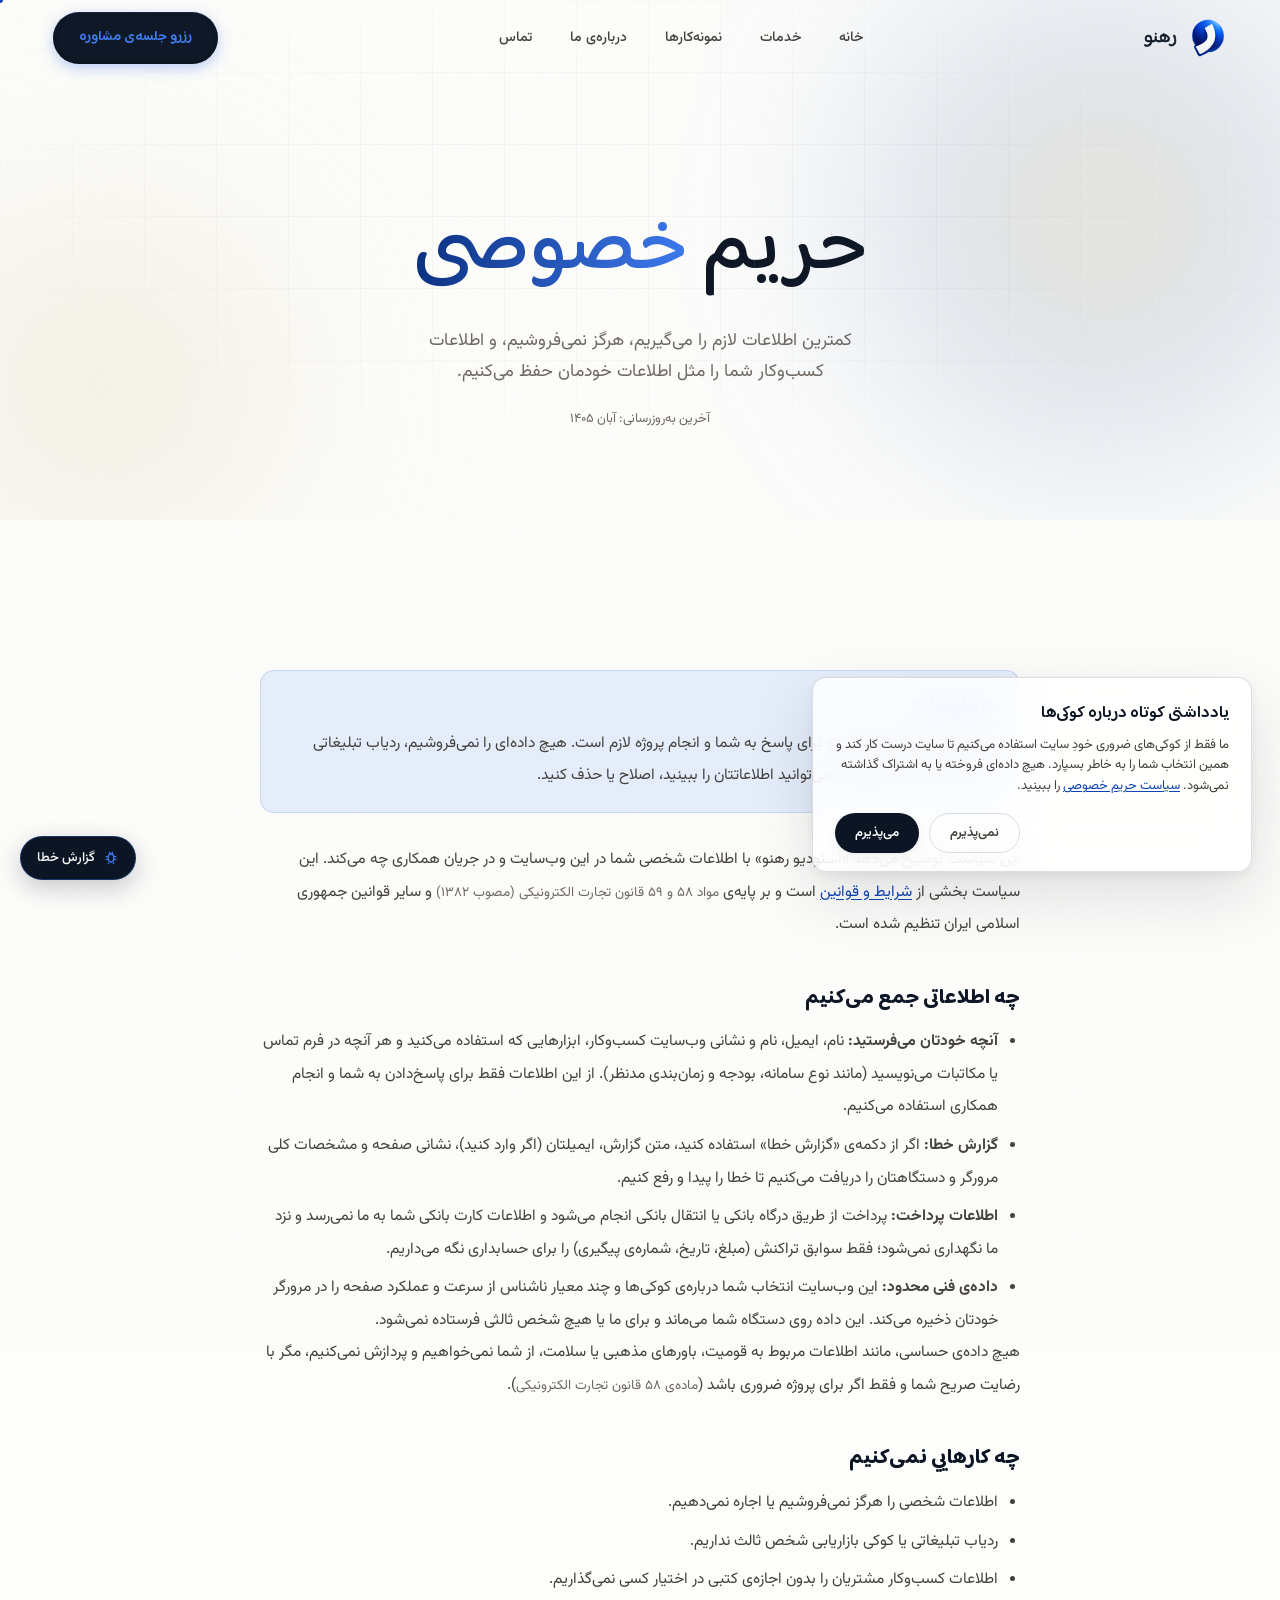
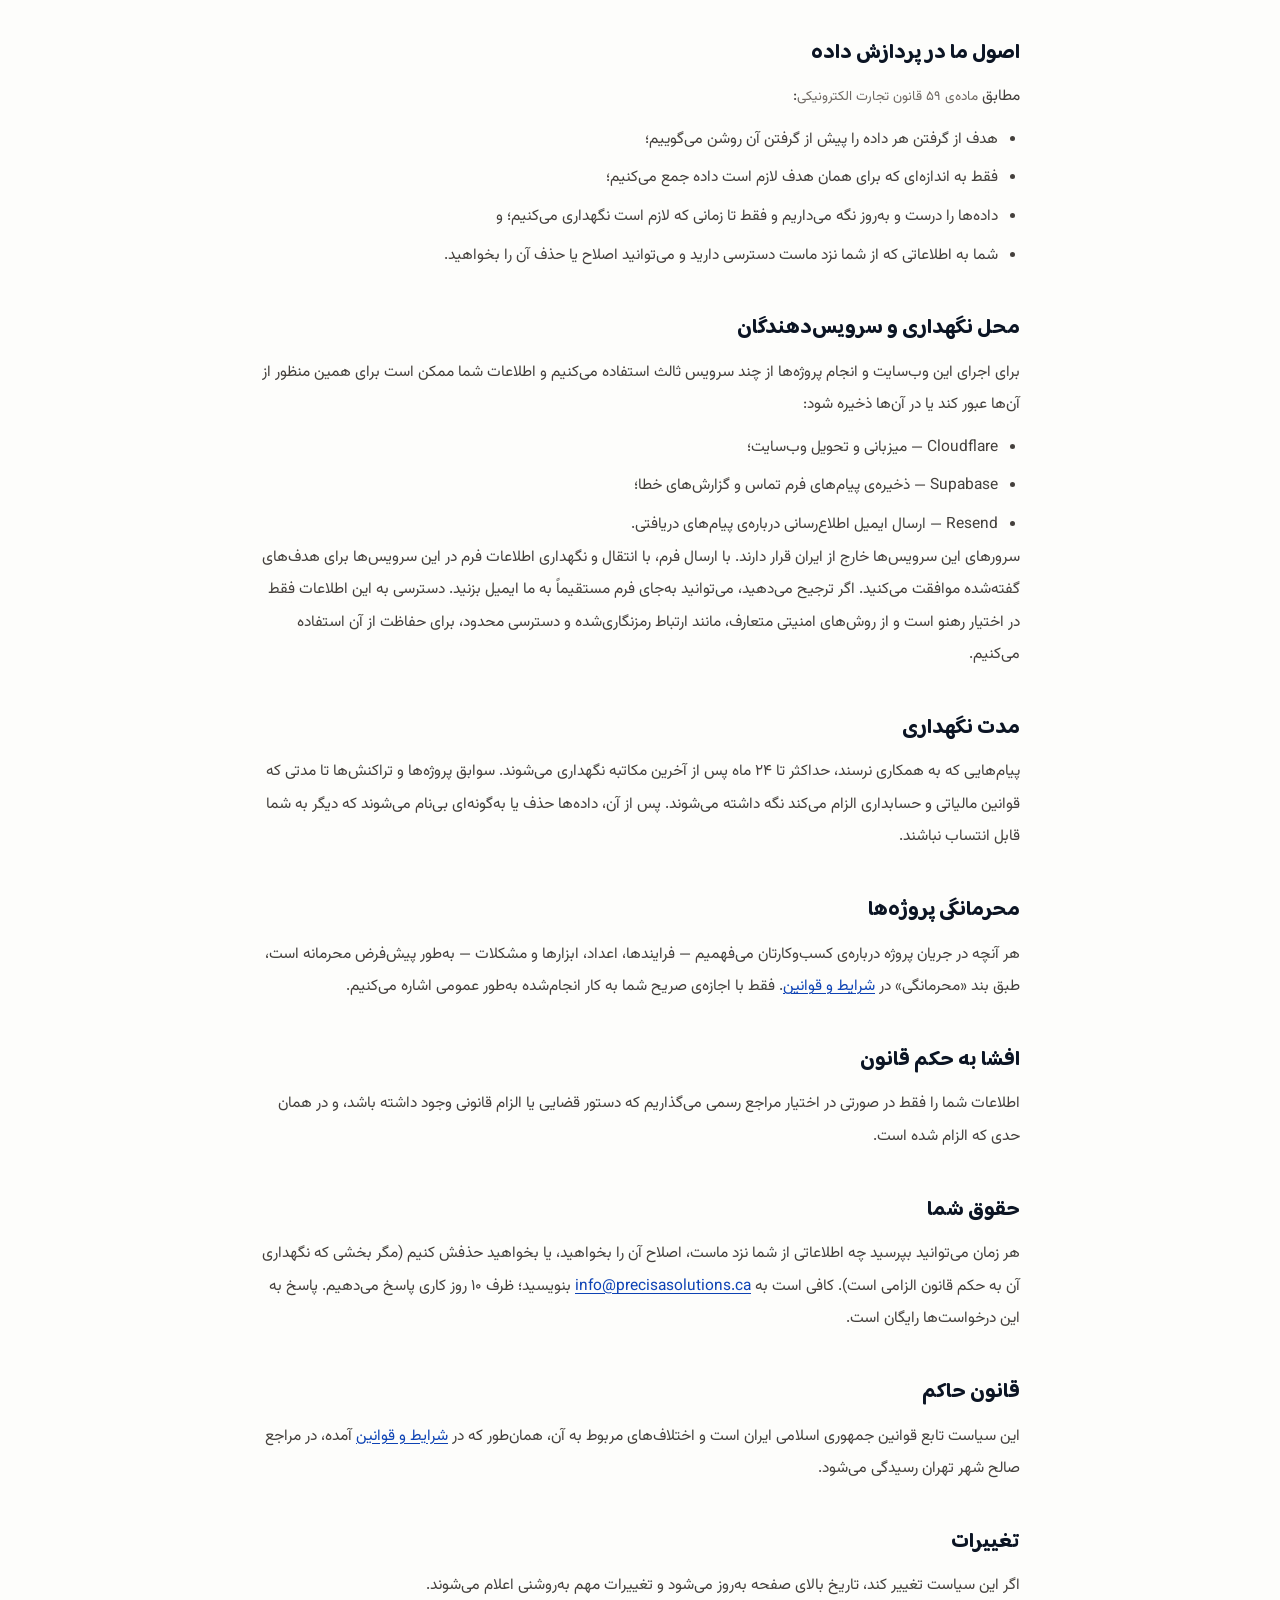
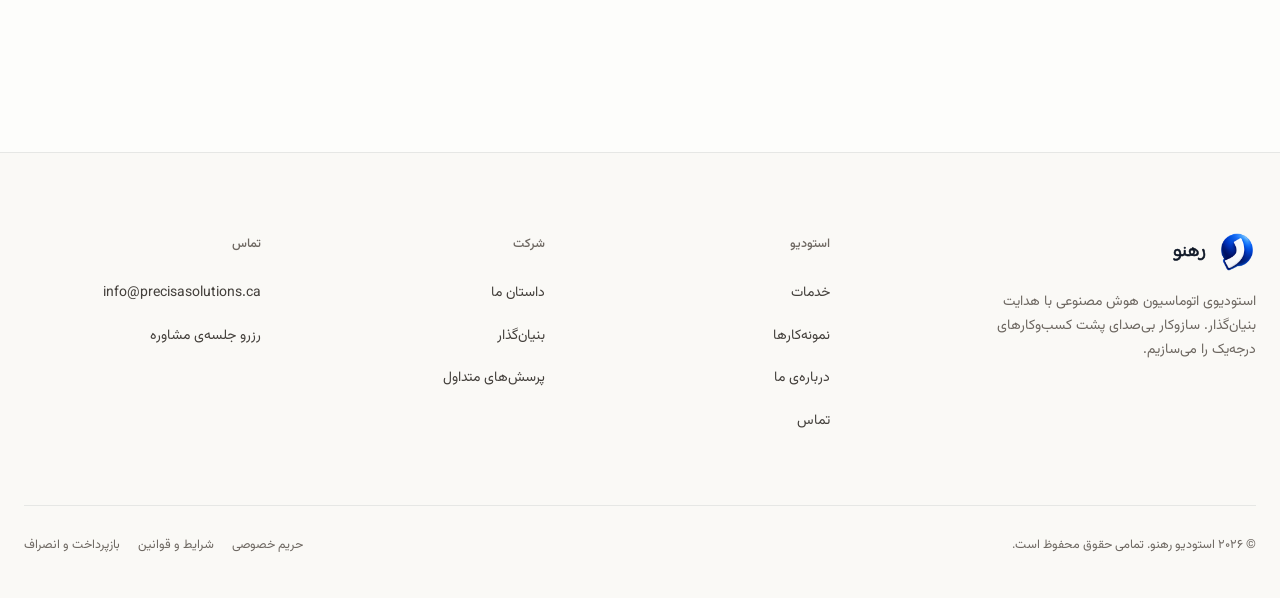
<file: privacy.html>
<!DOCTYPE html>
<html lang="fa" dir="rtl">
<head>
<meta charset="UTF-8" />
<meta name="viewport" content="width=device-width, initial-scale=1.0" />
<meta http-equiv="Content-Security-Policy" content="default-src 'self'; script-src 'self'; style-src 'self' 'unsafe-inline'; font-src 'self'; img-src 'self' data:; connect-src 'self'; base-uri 'self'; form-action 'self'; object-src 'none'; frame-src 'none'" />
<meta name="referrer" content="strict-origin-when-cross-origin" />
<title>سیاست حریم خصوصی | رهنو</title>
<meta name="description" content="رهنو چه اطلاعاتی را جمع می‌کند، چرا، کجا نگه می‌دارد و چه حقوقی دارید — بر پایه‌ی قانون تجارت الکترونیکی جمهوری اسلامی ایران." />
<link rel="icon" type="image/png" sizes="32x32" href="images/rahno-favicon-32.png?v=c6a90423" />
<link rel="icon" type="image/png" sizes="192x192" href="images/rahno-favicon-192.png?v=aa01a1bd" />
<link rel="apple-touch-icon" href="images/rahno-favicon-180.png?v=b11100e2" />
<link rel="stylesheet" href="assets/styles.css?v=d7fb3064" />
<link rel="stylesheet" href="assets/enhance.css?v=0a8f33a8" />
<link rel="stylesheet" href="assets/fa.css?v=77e7d172" />
</head>
<body>

<a class="skip-link" href="#main">رفتن به محتوا</a>


<div class="grain" aria-hidden="true"></div>
<div class="cursor-dot" id="cursorDot" aria-hidden="true"></div>
<div class="cursor-ring" id="cursorRing" aria-hidden="true"></div>
<div class="scroll-progress" aria-hidden="true"><i id="progressBar"></i></div>

<nav class="nav" id="nav" aria-label="منوی اصلی">
  <div class="nav-inner">
    <a href="index.html" class="nav-logo" aria-label="رهنو — صفحه‌ی اصلی">
      <img class="brand-mark" src="images/rahno-mark.png?v=42c17253" alt="" aria-hidden="true" />
      <span class="wm-text">رهنو</span>
    </a>
    <ul class="nav-links">
      <li><a href="index.html">خانه</a></li>
      <li><a href="services.html">خدمات</a></li>
      <li><a href="projects.html">نمونه‌کارها</a></li>
      <li><a href="about.html">درباره‌ی ما</a></li>
      <li><a href="contact.html">تماس</a></li>
    </ul>
    <div class="nav-right">
      <a href="contact.html" class="nav-cta magnetic">رزرو جلسه‌ی مشاوره</a>
      <button class="nav-burger" id="burger" aria-label="باز کردن منو" aria-expanded="false">
        <span></span><span></span><span></span>
      </button>
    </div>
  </div>
</nav>

<div class="mobile-menu" id="mobileMenu">
  <a href="index.html">خانه</a>
  <a href="services.html">خدمات</a>
  <a href="projects.html">نمونه‌کارها</a>
  <a href="about.html">درباره‌ی ما</a>
  <a href="contact.html">تماس</a>
  <a href="contact.html" class="build-link">رزرو جلسه‌ی مشاوره</a>
</div>

<!-- ============ PAGE HERO ============ -->
<header class="page-hero page-enter">
  <div class="hero-grid" aria-hidden="true"></div>
  <div class="orb orb-1" aria-hidden="true"></div>
  <div class="orb orb-2" aria-hidden="true"></div>
  <div class="container page-hero-inner">
    <h1>حریم <span class="gold-word">خصوصی</span></h1>
    <p class="section-sub">کمترین اطلاعات لازم را می‌گیریم، هرگز نمی‌فروشیم، و اطلاعات کسب‌وکار شما را مثل اطلاعات خودمان حفظ می‌کنیم.</p>
    <p class="section-sub legal-updated">آخرین به‌روزرسانی: آبان ۱۴۰۵</p>
  </div>
</header>

<main id="main">
<section class="section">
  <div class="container legal-prose">
<div class="legal-summary"><b>به زبان ساده</b>
<p>فقط اطلاعاتی را می‌گیریم که برای پاسخ به شما و انجام پروژه لازم است. هیچ داده‌ای را نمی‌فروشیم، ردیاب تبلیغاتی نداریم، و هر وقت بخواهید می‌توانید اطلاعاتتان را ببینید، اصلاح یا حذف کنید.</p></div>

<p>این سیاست توضیح می‌دهد «استودیو رهنو» با اطلاعات شخصی شما در این وب‌سایت و در جریان همکاری چه می‌کند. این سیاست بخشی از <a href="terms.html">شرایط و قوانین</a> است و بر پایه‌ی <span class="legal-law">مواد ۵۸ و ۵۹ قانون تجارت الکترونیکی (مصوب ۱۳۸۲)</span> و سایر قوانین جمهوری اسلامی ایران تنظیم شده است.</p>

<h2>چه اطلاعاتی جمع می‌کنیم</h2>
<ul>
<li><b>آنچه خودتان می‌فرستید:</b> نام، ایمیل، نام و نشانی وب‌سایت کسب‌وکار، ابزارهایی که استفاده می‌کنید و هر آنچه در فرم تماس یا مکاتبات می‌نویسید (مانند نوع سامانه، بودجه و زمان‌بندی مدنظر). از این اطلاعات فقط برای پاسخ‌دادن به شما و انجام همکاری استفاده می‌کنیم.</li>
<li><b>گزارش خطا:</b> اگر از دکمه‌ی «گزارش خطا» استفاده کنید، متن گزارش، ایمیلتان (اگر وارد کنید)، نشانی صفحه و مشخصات کلی مرورگر و دستگاهتان را دریافت می‌کنیم تا خطا را پیدا و رفع کنیم.</li>
<li><b>اطلاعات پرداخت:</b> پرداخت از طریق درگاه بانکی یا انتقال بانکی انجام می‌شود و اطلاعات کارت بانکی شما به ما نمی‌رسد و نزد ما نگهداری نمی‌شود؛ فقط سوابق تراکنش (مبلغ، تاریخ، شماره‌ی پیگیری) را برای حسابداری نگه می‌داریم.</li>
<li><b>داده‌ی فنی محدود:</b> این وب‌سایت انتخاب شما درباره‌ی کوکی‌ها و چند معیار ناشناس از سرعت و عملکرد صفحه را در مرورگر خودتان ذخیره می‌کند. این داده روی دستگاه شما می‌ماند و برای ما یا هیچ شخص ثالثی فرستاده نمی‌شود.</li>
</ul>
<p>هیچ داده‌ی حساسی، مانند اطلاعات مربوط به قومیت، باورهای مذهبی یا سلامت، از شما نمی‌خواهیم و پردازش نمی‌کنیم، مگر با رضایت صریح شما و فقط اگر برای پروژه ضروری باشد (<span class="legal-law">ماده‌ی ۵۸ قانون تجارت الکترونیکی</span>).</p>

<h2>چه کارهایی نمی‌کنیم</h2>
<ul>
<li>اطلاعات شخصی را هرگز نمی‌فروشیم یا اجاره نمی‌دهیم.</li>
<li>ردیاب تبلیغاتی یا کوکی بازاریابی شخص ثالث نداریم.</li>
<li>اطلاعات کسب‌وکار مشتریان را بدون اجازه‌ی کتبی در اختیار کسی نمی‌گذاریم.</li>
</ul>

<h2>اصول ما در پردازش داده</h2>
<p>مطابق <span class="legal-law">ماده‌ی ۵۹ قانون تجارت الکترونیکی</span>:</p>
<ul>
<li>هدف از گرفتن هر داده را پیش از گرفتن آن روشن می‌گوییم؛</li>
<li>فقط به اندازه‌ای که برای همان هدف لازم است داده جمع می‌کنیم؛</li>
<li>داده‌ها را درست و به‌روز نگه می‌داریم و فقط تا زمانی که لازم است نگهداری می‌کنیم؛ و</li>
<li>شما به اطلاعاتی که از شما نزد ماست دسترسی دارید و می‌توانید اصلاح یا حذف آن را بخواهید.</li>
</ul>

<h2>محل نگهداری و سرویس‌دهندگان</h2>
<p>برای اجرای این وب‌سایت و انجام پروژه‌ها از چند سرویس ثالث استفاده می‌کنیم و اطلاعات شما ممکن است برای همین منظور از آن‌ها عبور کند یا در آن‌ها ذخیره شود:</p>
<ul>
<li>Cloudflare — میزبانی و تحویل وب‌سایت؛</li>
<li>Supabase — ذخیره‌ی پیام‌های فرم تماس و گزارش‌های خطا؛</li>
<li>Resend — ارسال ایمیل اطلاع‌رسانی درباره‌ی پیام‌های دریافتی.</li>
</ul>
<p>سرورهای این سرویس‌ها خارج از ایران قرار دارند. با ارسال فرم، با انتقال و نگهداری اطلاعات فرم در این سرویس‌ها برای هدف‌های گفته‌شده موافقت می‌کنید. اگر ترجیح می‌دهید، می‌توانید به‌جای فرم مستقیماً به ما ایمیل بزنید. دسترسی به این اطلاعات فقط در اختیار رهنو است و از روش‌های امنیتی متعارف، مانند ارتباط رمزنگاری‌شده و دسترسی محدود، برای حفاظت از آن استفاده می‌کنیم.</p>

<h2>مدت نگهداری</h2>
<p>پیام‌هایی که به همکاری نرسند، حداکثر تا ۲۴ ماه پس از آخرین مکاتبه نگهداری می‌شوند. سوابق پروژه‌ها و تراکنش‌ها تا مدتی که قوانین مالیاتی و حسابداری الزام می‌کند نگه داشته می‌شوند. پس از آن، داده‌ها حذف یا به‌گونه‌ای بی‌نام می‌شوند که دیگر به شما قابل انتساب نباشند.</p>

<h2>محرمانگی پروژه‌ها</h2>
<p>هر آنچه در جریان پروژه درباره‌ی کسب‌وکارتان می‌فهمیم — فرایندها، اعداد، ابزارها و مشکلات — به‌طور پیش‌فرض محرمانه است، طبق بند «محرمانگی» در <a href="terms.html">شرایط و قوانین</a>. فقط با اجازه‌ی صریح شما به کار انجام‌شده به‌طور عمومی اشاره می‌کنیم.</p>

<h2>افشا به حکم قانون</h2>
<p>اطلاعات شما را فقط در صورتی در اختیار مراجع رسمی می‌گذاریم که دستور قضایی یا الزام قانونی وجود داشته باشد، و در همان حدی که الزام شده است.</p>

<h2>حقوق شما</h2>
<p>هر زمان می‌توانید بپرسید چه اطلاعاتی از شما نزد ماست، اصلاح آن را بخواهید، یا بخواهید حذفش کنیم (مگر بخشی که نگهداری آن به حکم قانون الزامی است). کافی است به <a href="mailto:info@precisasolutions.ca" dir="ltr">info@precisasolutions.ca</a> بنویسید؛ ظرف ۱۰ روز کاری پاسخ می‌دهیم. پاسخ به این درخواست‌ها رایگان است.</p>

<h2>قانون حاکم</h2>
<p>این سیاست تابع قوانین جمهوری اسلامی ایران است و اختلاف‌های مربوط به آن، همان‌طور که در <a href="terms.html">شرایط و قوانین</a> آمده، در مراجع صالح شهر تهران رسیدگی می‌شود.</p>

<h2>تغییرات</h2>
<p>اگر این سیاست تغییر کند، تاریخ بالای صفحه به‌روز می‌شود و تغییرات مهم به‌روشنی اعلام می‌شوند.</p>
  </div>
</section>
</main>

<footer class="footer">
  <div class="container">
    <div class="footer-top">
      <div class="footer-brand">
        <a href="index.html" class="nav-logo" aria-label="رهنو — صفحه‌ی اصلی">
          <img class="brand-mark" src="images/rahno-mark.png?v=42c17253" alt="" aria-hidden="true" />
          <span class="wm-text">رهنو</span>
        </a>
        <p>استودیوی اتوماسیون هوش مصنوعی با هدایت بنیان‌گذار. سازوکار بی‌صدای پشت کسب‌وکارهای درجه‌یک را می‌سازیم.</p>
      </div>
      <div>
        <h4>استودیو</h4>
        <ul>
          <li><a href="services.html">خدمات</a></li>
          <li><a href="projects.html">نمونه‌کارها</a></li>
          <li><a href="about.html">درباره‌ی ما</a></li>
          <li><a href="contact.html">تماس</a></li>
        </ul>
      </div>
      <div>
        <h4>شرکت</h4>
        <ul>
          <li><a href="about.html">داستان ما</a></li>
          <li><a href="about.html#founder">بنیان‌گذار</a></li>
          <li><a href="contact.html#faq">پرسش‌های متداول</a></li>
        </ul>
      </div>
      <div>
        <h4>تماس</h4>
        <ul>
          <li><a href="mailto:info@precisasolutions.ca" dir="ltr">info@precisasolutions.ca</a></li>
          <li><a href="contact.html">رزرو جلسه‌ی مشاوره</a></li>
        </ul>
      </div>
    </div>

    <div class="footer-bottom">
      <span>© ۲۰۲۶ استودیو رهنو. تمامی حقوق محفوظ است.</span>
      <span class="footer-legal">
        <a href="privacy.html">حریم خصوصی</a>
        <a href="terms.html">شرایط و قوانین</a>
        <a href="refund.html">بازپرداخت و انصراف</a>
      </span>
    </div>
  </div>
</footer>

<script src="assets/observe.js?v=75a89b3e"></script>
<script src="assets/cookies.js?v=0660cf55"></script>
<script src="assets/main.js?v=b4c757e2"></script>
</body>
</html>
</file>
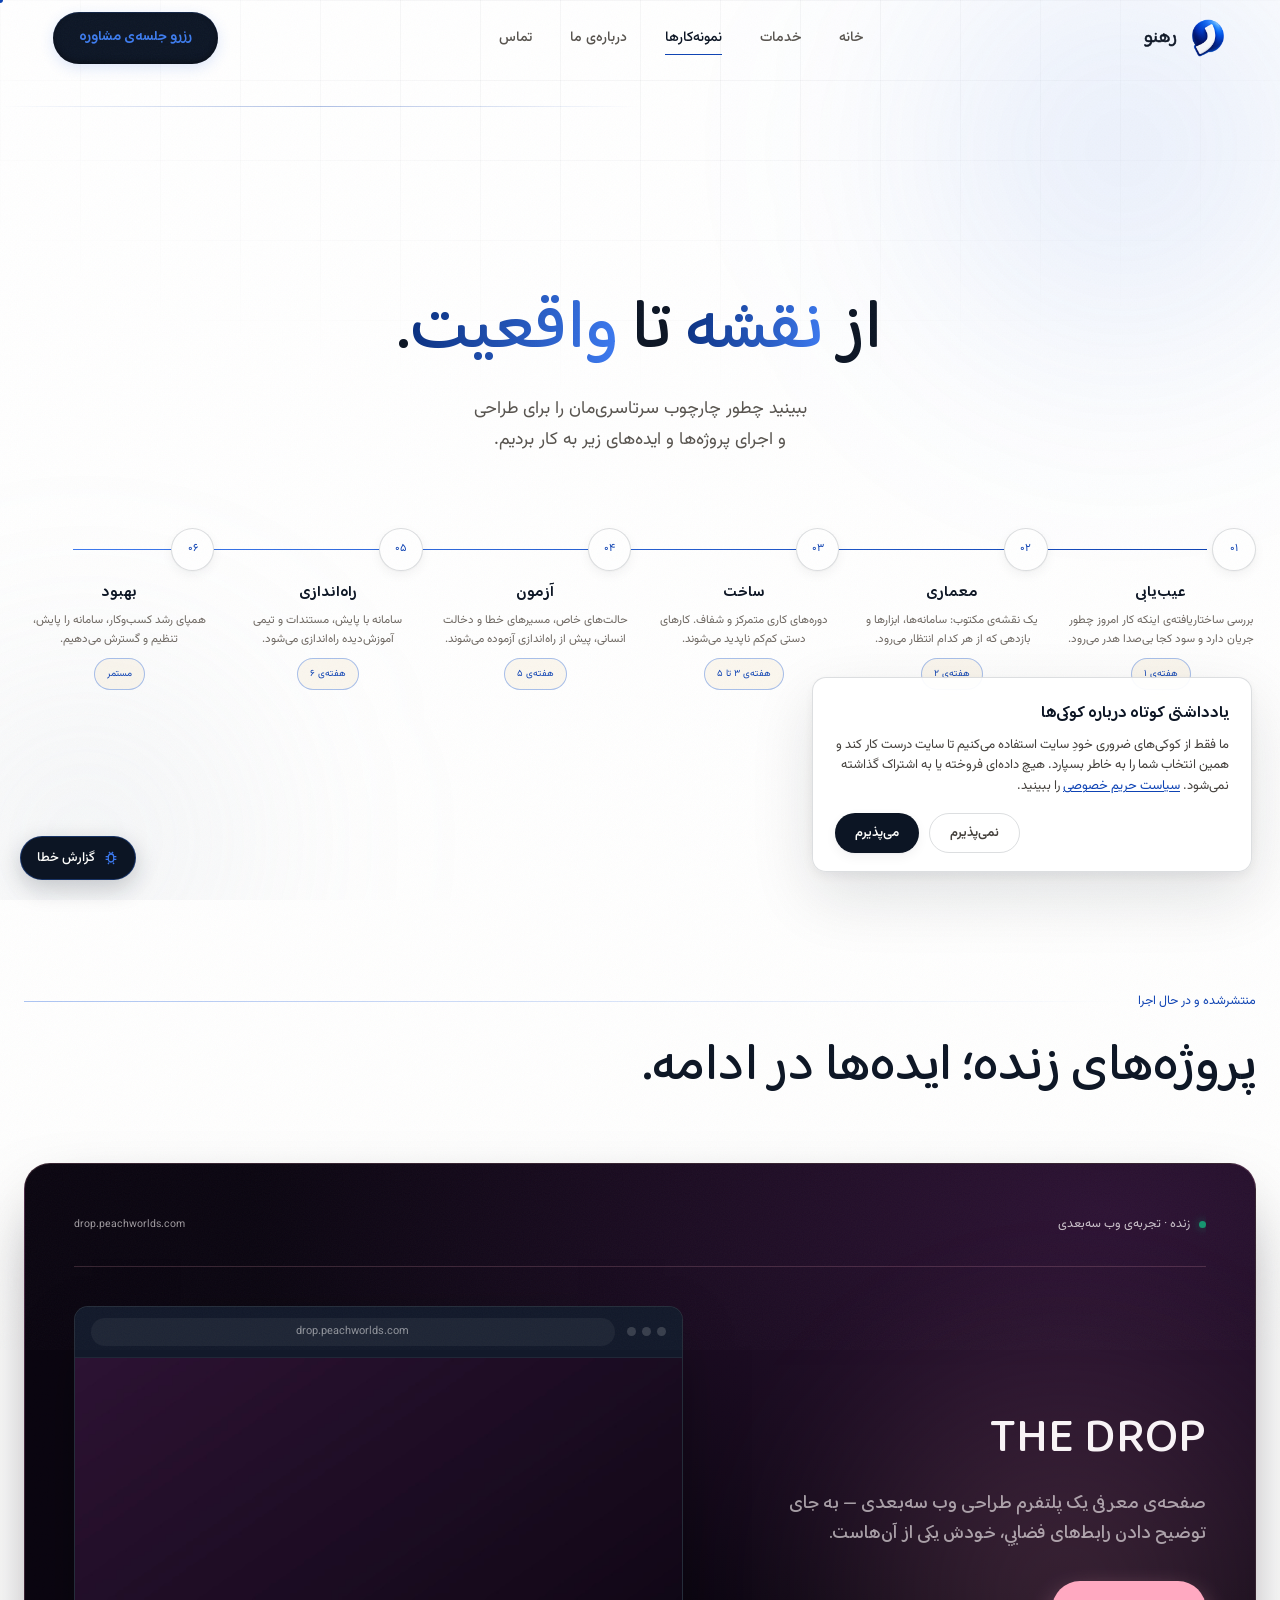
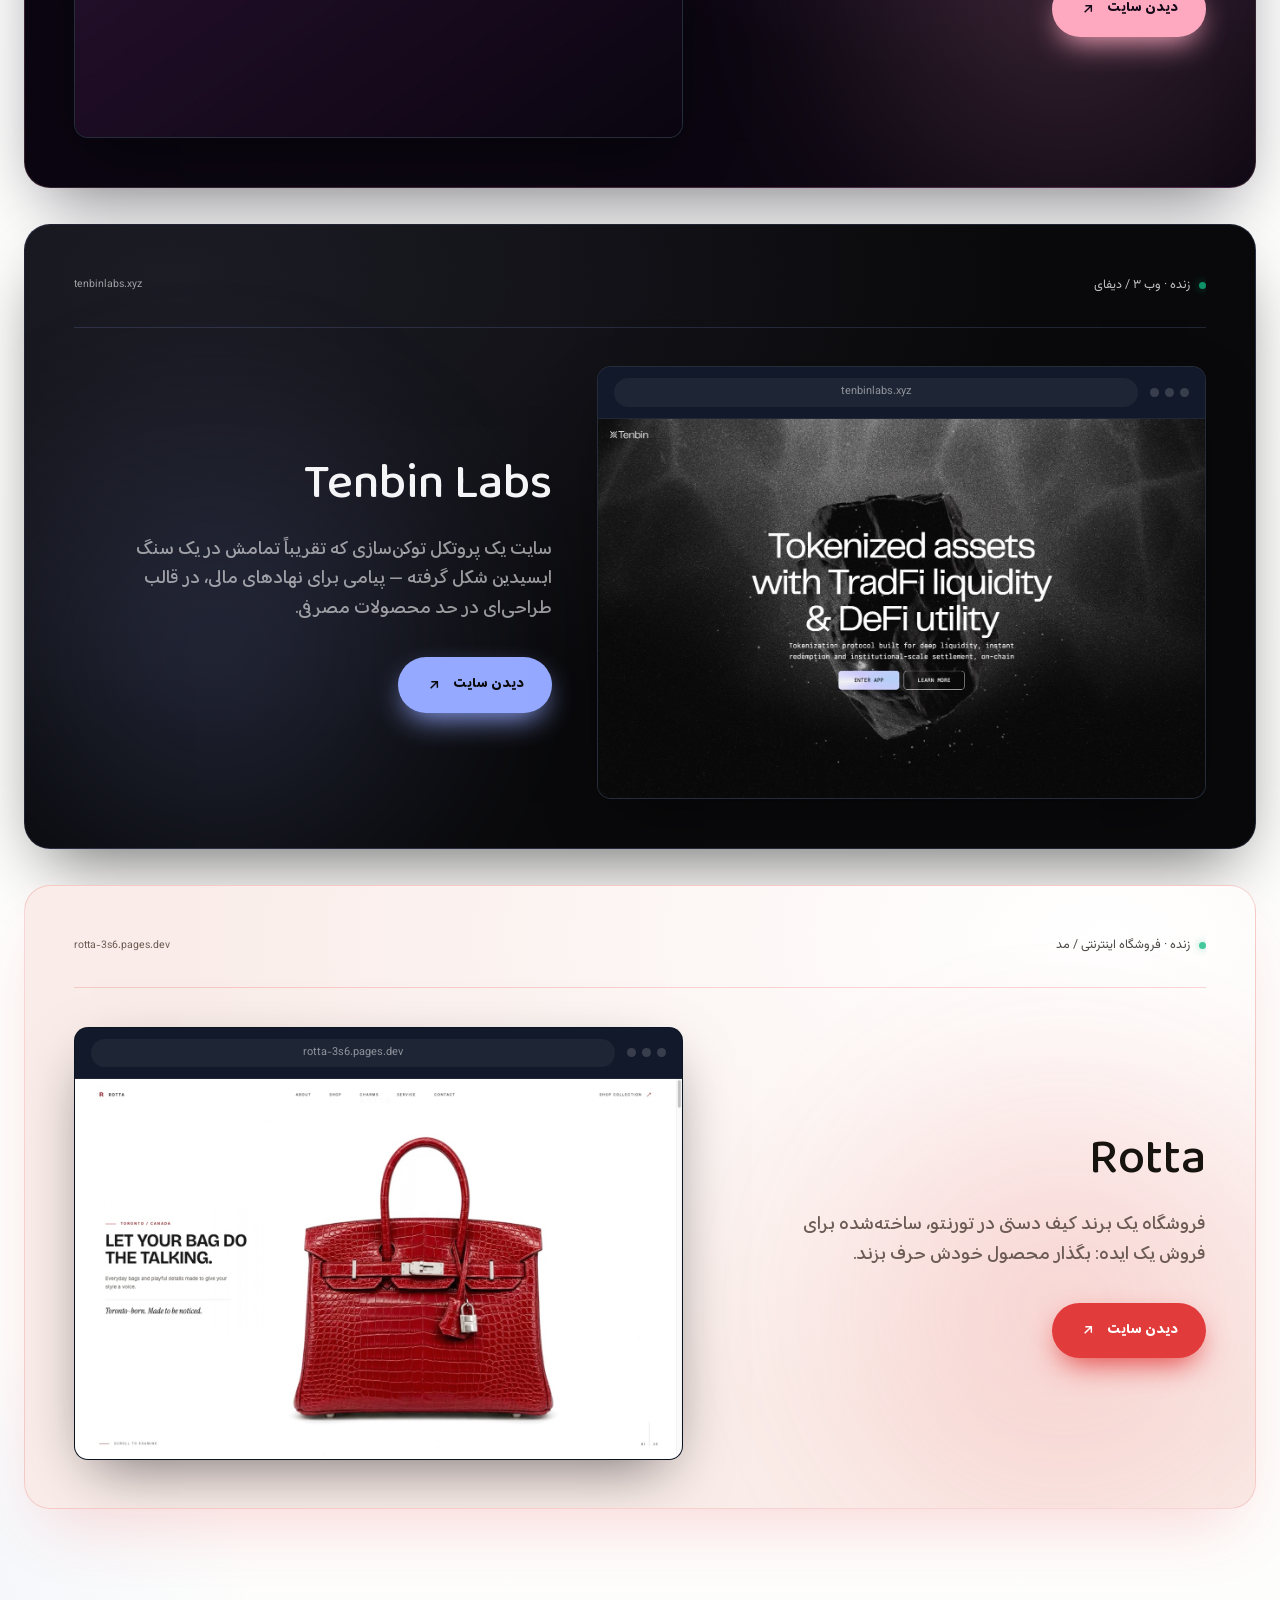
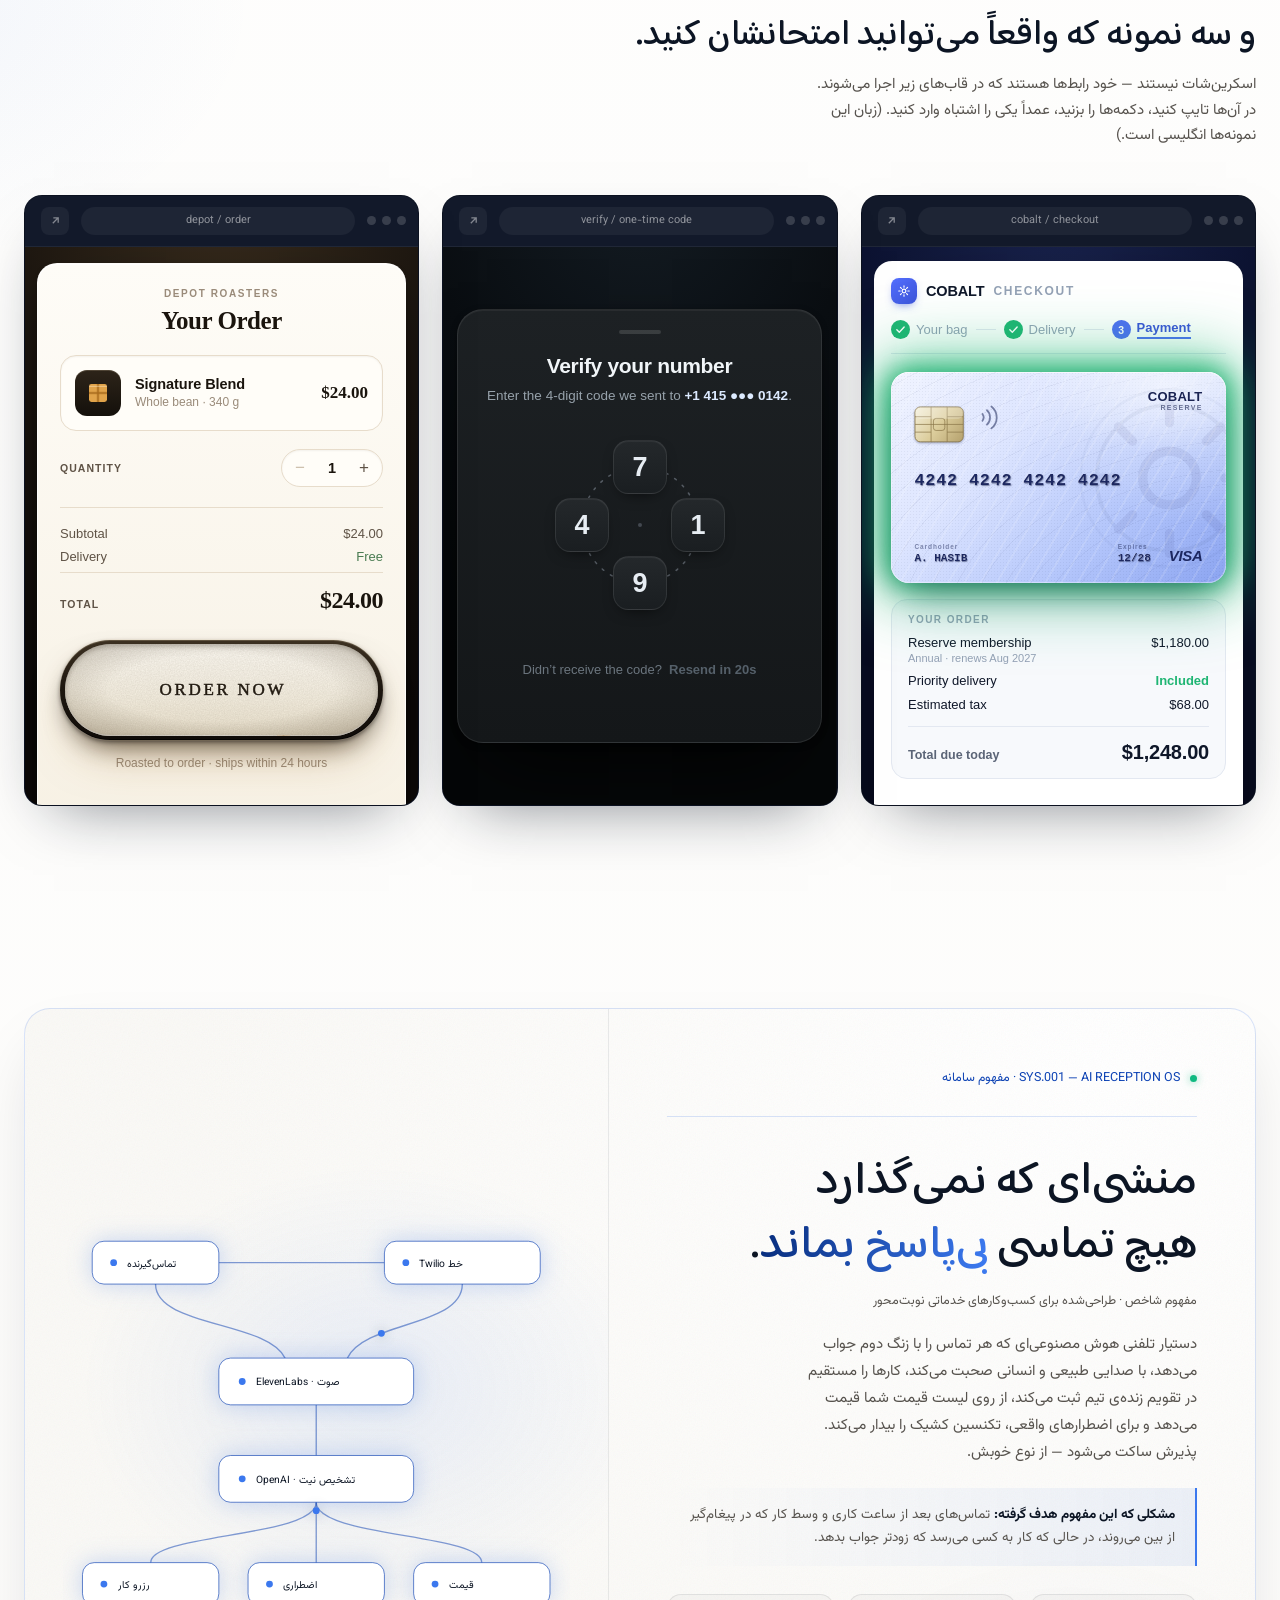
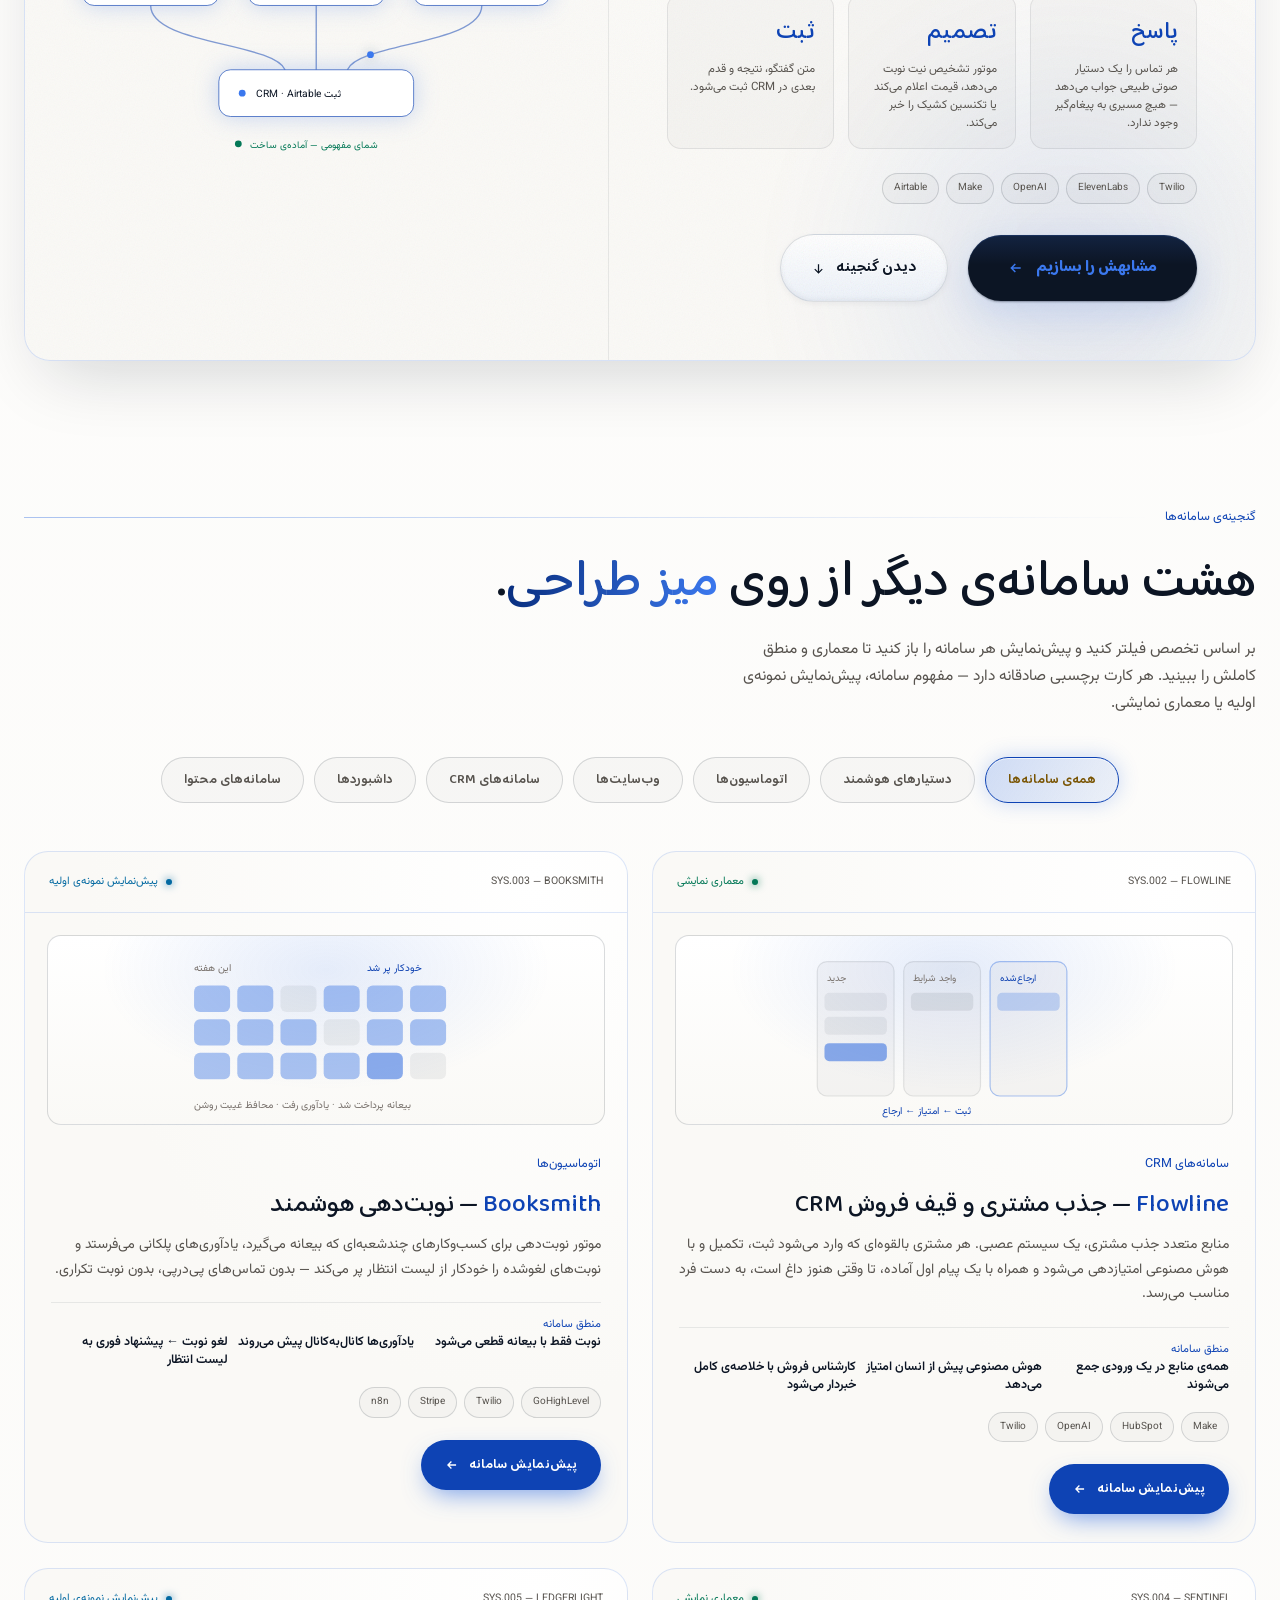
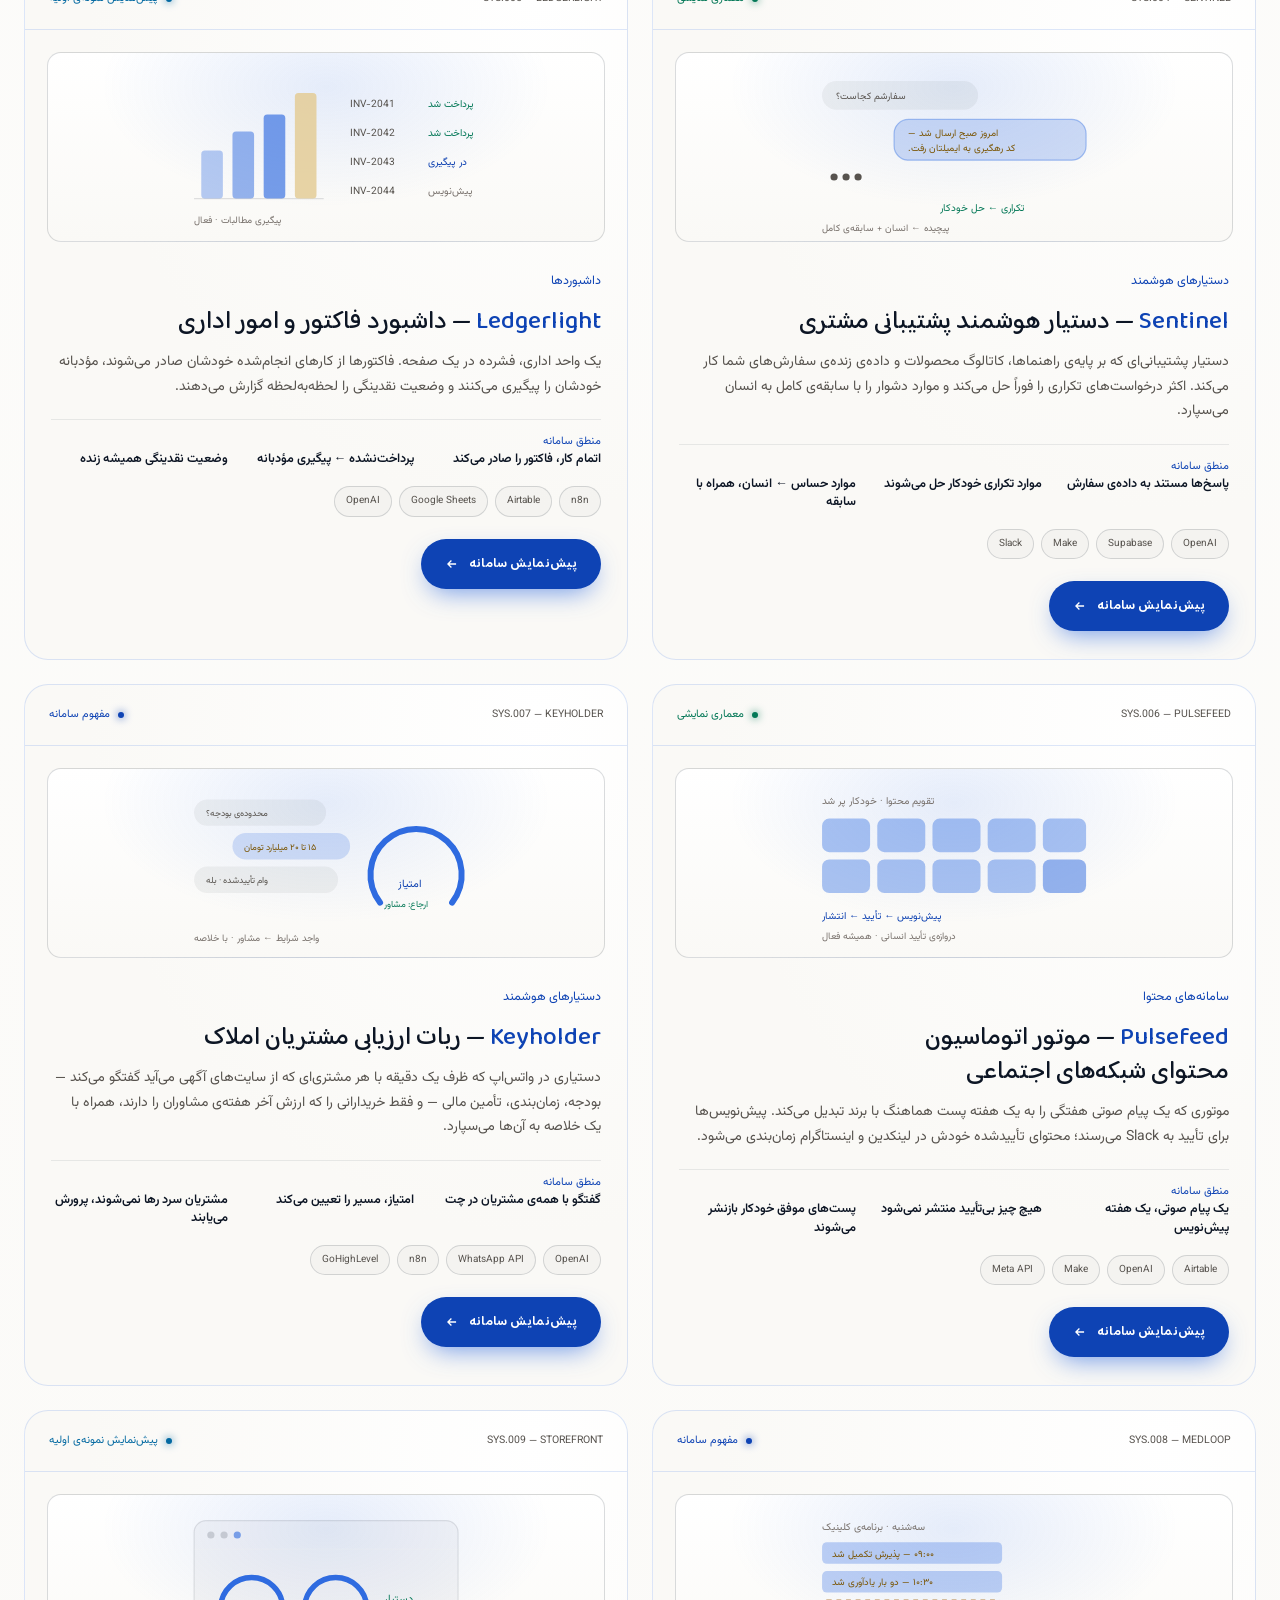
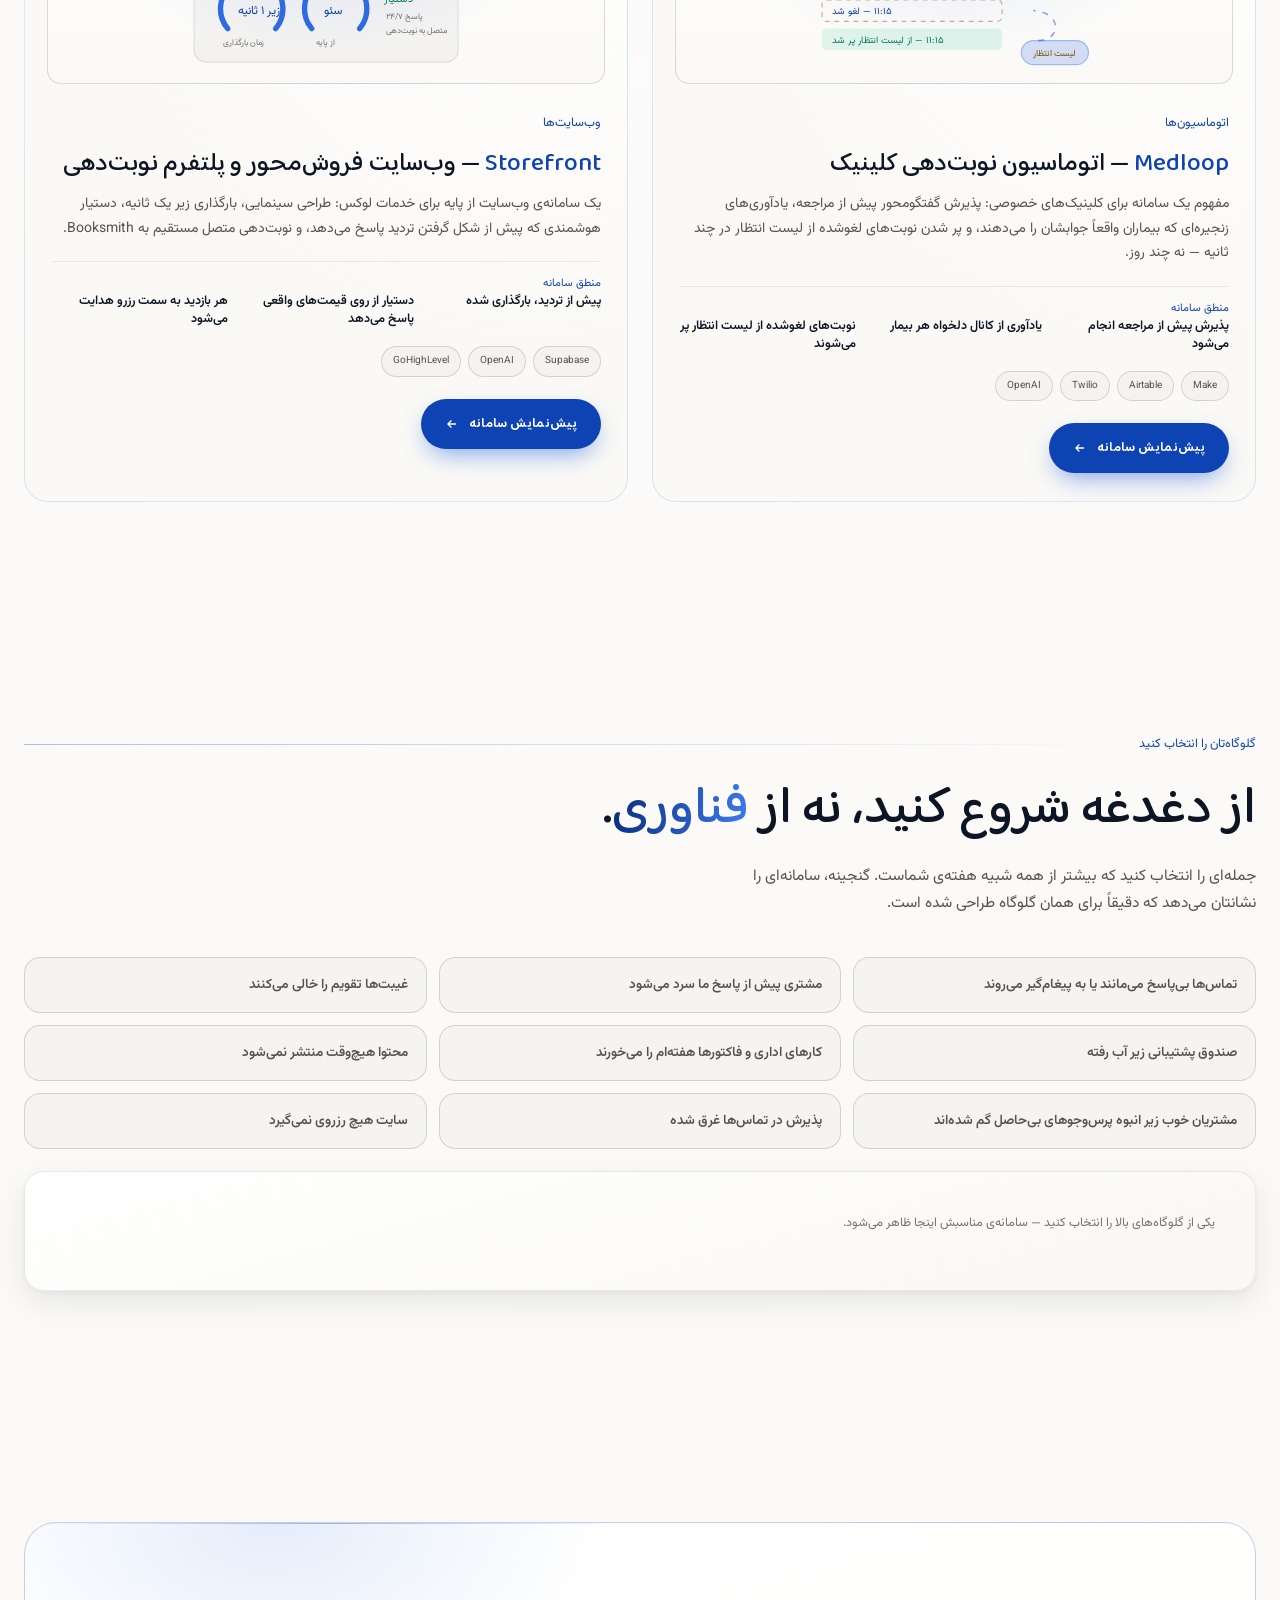
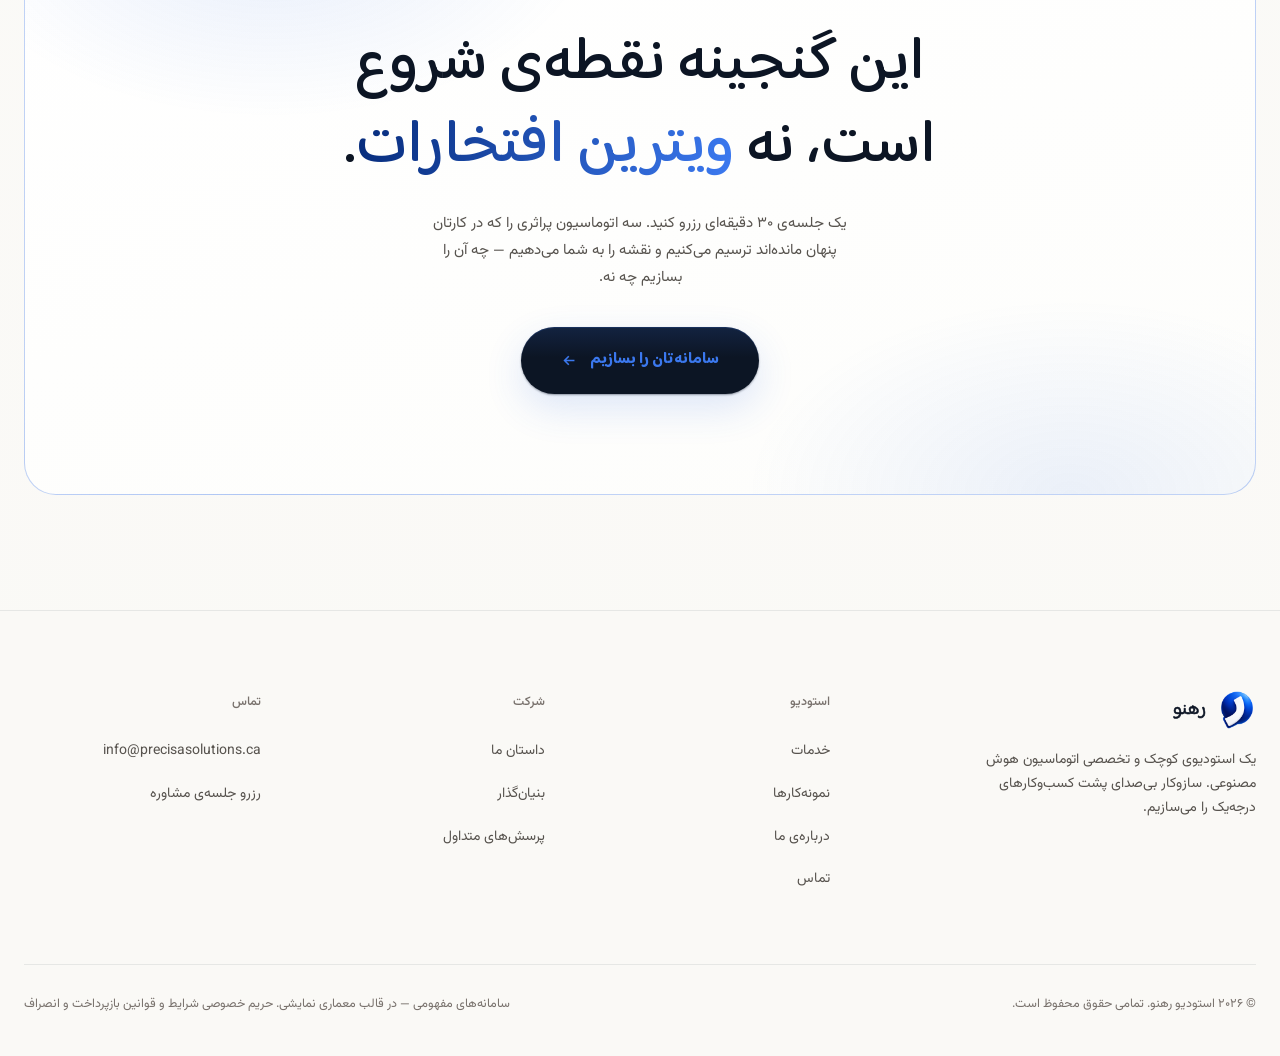
<file: projects.html>
<!DOCTYPE html>
<html lang="fa" dir="rtl">
<head>
<meta charset="UTF-8" />
<meta name="viewport" content="width=device-width, initial-scale=1.0" />
<meta http-equiv="Content-Security-Policy" content="default-src 'self'; script-src 'self'; style-src 'self' 'unsafe-inline'; font-src 'self'; img-src 'self' data:; connect-src 'self'; base-uri 'self'; form-action 'self'; object-src 'none'; frame-src 'self' https://drop.peachworlds.com https://www.tenbinlabs.xyz https://rotta-3s6.pages.dev" />
<meta name="referrer" content="strict-origin-when-cross-origin" />
<title>نمونه‌کارها — گنجینه‌ی سامانه‌های رهنو</title>
<meta name="description" content="گنجینه‌ی سامانه‌های رهنو: پذیرش هوشمند تماس، قیف فروش CRM، موتور نوبت‌دهی و داشبورد — هر پروژه صادقانه برچسب خورده است: مفهوم سامانه، پیش‌نمایش نمونه‌ی اولیه یا معماری نمایشی." />
<link rel="icon" type="image/png" sizes="32x32" href="images/rahno-favicon-32.png?v=c6a90423" />
<link rel="icon" type="image/png" sizes="192x192" href="images/rahno-favicon-192.png?v=aa01a1bd" />
<link rel="apple-touch-icon" href="images/rahno-favicon-180.png?v=b11100e2" />
<link rel="stylesheet" href="assets/styles.css?v=d7fb3064" />
<link rel="stylesheet" href="assets/projects.css?v=74652edb" />
<link rel="stylesheet" href="assets/fa.css?v=77e7d172" />
</head>
<body class="vault-page">

<a class="skip-link" href="#main">رفتن به محتوا</a>


<div class="grain" aria-hidden="true"></div>
<div class="cursor-dot" id="cursorDot" aria-hidden="true"></div>
<div class="cursor-ring" id="cursorRing" aria-hidden="true"></div>
<div class="scroll-progress" aria-hidden="true"><i id="progressBar"></i></div>

<div class="dk-ambient" aria-hidden="true">
  <div class="dk-gridlines"></div>
  <div class="dk-blob dk-blob-1"></div>
  <div class="dk-blob dk-blob-2"></div>
</div>

<nav class="nav" id="nav" aria-label="منوی اصلی">
  <div class="nav-inner">
    <a href="index.html" class="nav-logo" aria-label="رهنو — صفحه‌ی اصلی">
      <img class="brand-mark" src="images/rahno-mark.png?v=42c17253" alt="" aria-hidden="true" />
      <span class="wm-text">رهنو</span>
    </a>
    <ul class="nav-links">
      <li><a href="index.html">خانه</a></li>
      <li><a href="services.html">خدمات</a></li>
      <li><a href="projects.html" class="active">نمونه‌کارها</a></li>
      <li><a href="about.html">درباره‌ی ما</a></li>
      <li><a href="contact.html">تماس</a></li>
    </ul>
    <div class="nav-right">
      <a href="contact.html" class="nav-cta magnetic">رزرو جلسه‌ی مشاوره</a>
      <button class="nav-burger" id="burger" aria-label="باز کردن منو" aria-expanded="false">
        <span></span><span></span><span></span>
      </button>
    </div>
  </div>
</nav>

<div class="mobile-menu" id="mobileMenu">
  <a href="index.html">خانه</a>
  <a href="services.html">خدمات</a>
  <a href="projects.html">نمونه‌کارها</a>
  <a href="about.html">درباره‌ی ما</a>
  <a href="contact.html">تماس</a>
  <a href="contact.html" class="build-link">رزرو جلسه‌ی مشاوره</a>
</div>

<main id="main">

<!-- ============ CINEMATIC HERO + THE ENGAGEMENT ============
     Both read as one screen: the hero copy and the six-step track
     share a single viewport-height header, so the engagement is
     visible without scrolling. -->
<header class="dk-hero dk-hero--full page-enter">
  <div class="dk-beam" aria-hidden="true"></div>
  <div class="container dk-hero-inner">

    <div class="dk-hero-copy">
      <h1>از <span class="gold-word">نقشه</span> تا <span class="gold-word">واقعیت</span>.</h1>
      <p class="section-sub">ببینید چطور چارچوب سرتاسری‌مان را برای طراحی و اجرای پروژه‌ها و ایده‌های زیر به کار بردیم.</p>
    </div>

    <div class="dk-hero-process">
      <div class="process-track six" id="processTrack">
      <div class="process-line" aria-hidden="true"><i></i></div>
      <div class="step reveal">
        <div class="step-num">۰۱</div>
        <h3>عیب‌یابی</h3>
        <p>بررسی ساختاریافته‌ی اینکه کار امروز چطور جریان دارد و سود کجا بی‌صدا هدر می‌رود.</p>
        <span class="step-tag">هفته‌ی ۱</span>
      </div>
      <div class="step reveal" style="--d:.08s">
        <div class="step-num">۰۲</div>
        <h3>معماری</h3>
        <p>یک نقشه‌ی مکتوب: سامانه‌ها، ابزارها و بازدهی که از هر کدام انتظار می‌رود.</p>
        <span class="step-tag">هفته‌ی ۲</span>
      </div>
      <div class="step reveal" style="--d:.16s">
        <div class="step-num">۰۳</div>
        <h3>ساخت</h3>
        <p>دوره‌های کاری متمرکز و شفاف. کارهای دستی کم‌کم ناپدید می‌شوند.</p>
        <span class="step-tag">هفته‌ی ۳ تا ۵</span>
      </div>
      <div class="step reveal" style="--d:.24s">
        <div class="step-num">۰۴</div>
        <h3>آزمون</h3>
        <p>حالت‌های خاص، مسیرهای خطا و دخالت انسانی، پیش از راه‌اندازی آزموده می‌شوند.</p>
        <span class="step-tag">هفته‌ی ۵</span>
      </div>
      <div class="step reveal" style="--d:.32s">
        <div class="step-num">۰۵</div>
        <h3>راه‌اندازی</h3>
        <p>سامانه با پایش، مستندات و تیمی آموزش‌دیده راه‌اندازی می‌شود.</p>
        <span class="step-tag">هفته‌ی ۶</span>
      </div>
      <div class="step reveal" style="--d:.4s">
        <div class="step-num">۰۶</div>
        <h3>بهبود</h3>
        <p>همپای رشد کسب‌وکار، سامانه را پایش، تنظیم و گسترش می‌دهیم.</p>
        <span class="step-tag">مستمر</span>
      </div>
      </div>
    </div>

  </div>
</header>

<!-- ============ LIVE IN PRODUCTION — REAL SHIPPED BUILDS ============ -->
<section class="dk-section live-section" id="live" aria-labelledby="liveTitle">
  <div class="container">
    <div class="dk-label reveal">منتشرشده و در حال اجرا</div>
    <h2 class="dk-title reveal" id="liveTitle">پروژه‌های زنده؛ ایده‌ها در ادامه.</h2>

    <div class="live-deck">

      <article class="live-panel live-panel--peach reveal">
        <header class="live-meta">
          <span class="live-tag"><i aria-hidden="true"></i>زنده · تجربه‌ی وب سه‌بعدی</span>
          <span class="live-host">drop.peachworlds.com</span>
        </header>
        <div class="live-panel-copy">
          <h3>THE DROP</h3>
          <p>صفحه‌ی معرفی یک پلتفرم طراحی وب سه‌بعدی — به جای توضیح دادن رابط‌های فضایی، خودش یکی از آن‌هاست.</p>
          <a class="live-cta" href="https://drop.peachworlds.com/" target="_blank" rel="noopener">
            <span>دیدن سایت</span>
            <svg width="16" height="16" viewBox="0 0 24 24" fill="none" stroke="currentColor" stroke-width="2.2" aria-hidden="true"><path d="M7 17 17 7M8 7h9v9"/></svg>
          </a>
        </div>
        <div class="live-media" data-live-src="https://drop.peachworlds.com/" data-live-title="The Drop — پیش‌نمایش زنده‌ی سایت">
          <span class="browser-chrome" aria-hidden="true">
            <span class="bc-dots"><i></i><i></i><i></i></span>
            <span class="bc-url">drop.peachworlds.com</span>
          </span>
          <div class="live-view">
            <img src="images/showcase/peach.jpg" alt="The Drop — صفحه‌ی معرفی سه‌بعدی و تیره که بازدیدکننده در آن به پایین پیمایش می‌کند" loading="lazy" width="1400" height="875" />
          </div>
          <a class="live-open" href="https://drop.peachworlds.com/" target="_blank" rel="noopener" aria-label="باز کردن The Drop در زبانه‌ی جدید"><svg width="15" height="15" viewBox="0 0 24 24" fill="none" stroke="currentColor" stroke-width="2.3"><path d="M7 17 17 7M8 7h9v9"/></svg></a>
          <span class="live-hint" aria-hidden="true">نشانگر را نگه دارید و پیمایش کنید · زنده</span>
        </div>
      </article>

      <article class="live-panel live-panel--tenbin live-panel--rev reveal" style="--d:.08s">
        <header class="live-meta">
          <span class="live-tag"><i aria-hidden="true"></i>زنده · وب ۳ / دیفای</span>
          <span class="live-host">tenbinlabs.xyz</span>
        </header>
        <div class="live-panel-copy">
          <h3>Tenbin Labs</h3>
          <p>سایت یک پروتکل توکن‌سازی که تقریباً تمامش در یک سنگ ابسیدین شکل گرفته — پیامی برای نهادهای مالی، در قالب طراحی‌ای در حد محصولات مصرفی.</p>
          <a class="live-cta" href="https://www.tenbinlabs.xyz" target="_blank" rel="noopener">
            <span>دیدن سایت</span>
            <svg width="16" height="16" viewBox="0 0 24 24" fill="none" stroke="currentColor" stroke-width="2.2" aria-hidden="true"><path d="M7 17 17 7M8 7h9v9"/></svg>
          </a>
        </div>
        <div class="live-media" data-live-src="https://www.tenbinlabs.xyz" data-live-title="Tenbin Labs — پیش‌نمایش زنده‌ی سایت">
          <span class="browser-chrome" aria-hidden="true">
            <span class="bc-dots"><i></i><i></i><i></i></span>
            <span class="bc-url">tenbinlabs.xyz</span>
          </span>
          <div class="live-view">
            <img src="images/showcase/tenbin.jpg" alt="Tenbin Labs — صفحه‌ی اصلی پروتکل توکن‌سازی وب ۳، با پس‌زمینه‌ی سیاه دانه‌دار و یک سنگ ابسیدین سه‌بعدی معلق" loading="lazy" width="1400" height="875" />
          </div>
          <a class="live-open" href="https://www.tenbinlabs.xyz" target="_blank" rel="noopener" aria-label="باز کردن Tenbin Labs در زبانه‌ی جدید"><svg width="15" height="15" viewBox="0 0 24 24" fill="none" stroke="currentColor" stroke-width="2.3"><path d="M7 17 17 7M8 7h9v9"/></svg></a>
          <span class="live-hint" aria-hidden="true">نشانگر را نگه دارید و پیمایش کنید · زنده</span>
        </div>
      </article>

      <article class="live-panel live-panel--rotta reveal" style="--d:.16s">
        <header class="live-meta">
          <span class="live-tag"><i aria-hidden="true"></i>زنده · فروشگاه اینترنتی / مد</span>
          <span class="live-host">rotta-3s6.pages.dev</span>
        </header>
        <div class="live-panel-copy">
          <h3>Rotta</h3>
          <p>فروشگاه یک برند کیف دستی در تورنتو، ساخته‌شده برای فروش یک ایده: بگذار محصول خودش حرف بزند.</p>
          <a class="live-cta" href="https://rotta-3s6.pages.dev" target="_blank" rel="noopener">
            <span>دیدن سایت</span>
            <svg width="16" height="16" viewBox="0 0 24 24" fill="none" stroke="currentColor" stroke-width="2.2" aria-hidden="true"><path d="M7 17 17 7M8 7h9v9"/></svg>
          </a>
        </div>
        <div class="live-media" data-live-src="https://rotta-3s6.pages.dev" data-live-title="Rotta — پیش‌نمایش زنده‌ی سایت">
          <span class="browser-chrome" aria-hidden="true">
            <span class="bc-dots"><i></i><i></i><i></i></span>
            <span class="bc-url">rotta-3s6.pages.dev</span>
          </span>
          <div class="live-view">
            <img src="images/showcase/rotta.jpg" alt="Rotta — صفحه‌ی اصلی برند کیف تورنتویی، با پس‌زمینه‌ی سفید و عکس یک کیف قرمز از چرم کروکودیل" loading="lazy" width="1400" height="875" />
          </div>
          <a class="live-open" href="https://rotta-3s6.pages.dev" target="_blank" rel="noopener" aria-label="باز کردن Rotta در زبانه‌ی جدید"><svg width="15" height="15" viewBox="0 0 24 24" fill="none" stroke="currentColor" stroke-width="2.3"><path d="M7 17 17 7M8 7h9v9"/></svg></a>
          <span class="live-hint" aria-hidden="true">نشانگر را نگه دارید و پیمایش کنید · زنده</span>
        </div>
      </article>

    </div>

    <!-- ---- interaction concepts, running for real ----
         Each panel frames a standalone demo-*.html page as a same-origin
         iframe (see 'self' in this page's frame-src, and frame-ancestors
         'self' in _headers). Iframing rather than inlining keeps each
         demo's own :root tokens, element selectors and JS timeline from
         colliding with the vault page or with each other. ?embed=1 tells
         the demo to drop its own page heading, since the panel supplies
         one. -->
    <div class="cx-head reveal">
      <h3>و سه نمونه که واقعاً می‌توانید امتحانشان کنید.</h3>
      <p>
        اسکرین‌شات نیستند — خود رابط‌ها هستند که در قاب‌های زیر اجرا می‌شوند.
        در آن‌ها تایپ کنید، دکمه‌ها را بزنید، عمداً یکی را اشتباه وارد کنید.
        (زبان این نمونه‌ها انگلیسی است.)
      </p>
    </div>

    <div class="cx-deck">

      <article class="cx-panel cx-panel--card reveal">
        <span class="cx-chrome">
          <span class="cx-dots" aria-hidden="true"><i></i><i></i><i></i></span>
          <span class="cx-name">cobalt / checkout</span>
          <a class="cx-open" href="demo-card.html" target="_blank" rel="noopener" title="نمایش در اندازه‌ی کامل" aria-label="نمایش کامل نمونه‌ی پرداخت با کارت">
            <svg width="13" height="13" viewBox="0 0 24 24" fill="none" stroke="currentColor" stroke-width="2.4" aria-hidden="true"><path d="M7 17 17 7M8 7h9v9"/></svg>
          </a>
        </span>
        <div class="cx-stage">
          <iframe class="cx-frame" src="demo-card.html?embed=1" title="پرداخت با کارت — نمونه‌ی تعاملی" loading="lazy"></iframe>
        </div>
      </article>

      <article class="cx-panel cx-panel--code reveal" style="--d:.08s">
        <span class="cx-chrome">
          <span class="cx-dots" aria-hidden="true"><i></i><i></i><i></i></span>
          <span class="cx-name">verify / one-time code</span>
          <a class="cx-open" href="demo-code.html" target="_blank" rel="noopener" title="نمایش در اندازه‌ی کامل" aria-label="نمایش کامل نمونه‌ی رمز یک‌بارمصرف">
            <svg width="13" height="13" viewBox="0 0 24 24" fill="none" stroke="currentColor" stroke-width="2.4" aria-hidden="true"><path d="M7 17 17 7M8 7h9v9"/></svg>
          </a>
        </span>
        <div class="cx-stage">
          <iframe class="cx-frame" src="demo-code.html?embed=1" title="رمز یک‌بارمصرف — نمونه‌ی تعاملی" loading="lazy"></iframe>
        </div>
      </article>

      <article class="cx-panel cx-panel--order reveal" style="--d:.16s">
        <span class="cx-chrome">
          <span class="cx-dots" aria-hidden="true"><i></i><i></i><i></i></span>
          <span class="cx-name">depot / order</span>
          <a class="cx-open" href="demo-order.html" target="_blank" rel="noopener" title="نمایش در اندازه‌ی کامل" aria-label="نمایش کامل نمونه‌ی دکمه‌ی سفارش">
            <svg width="13" height="13" viewBox="0 0 24 24" fill="none" stroke="currentColor" stroke-width="2.4" aria-hidden="true"><path d="M7 17 17 7M8 7h9v9"/></svg>
          </a>
        </span>
        <div class="cx-stage">
          <iframe class="cx-frame" src="demo-order.html?embed=1" title="دکمه‌ی سفارش — نمونه‌ی تعاملی" loading="lazy"></iframe>
        </div>
      </article>

    </div>
  </div>
</section>

<!-- ============ FEATURED: AI RECEPTION OS ============ -->
<section class="dk-section" id="featured" style="padding-top: 20px;" aria-labelledby="featuredTitle">
  <div class="container">
    <div class="dk-label reveal">سامانه‌ی ویژه</div>

    <div class="featured-sys reveal">
      <div class="fs-copy">
        <span class="fs-tag"><i aria-hidden="true"></i>SYS.001 — AI RECEPTION OS · مفهوم سامانه</span>
        <h2 id="featuredTitle">منشی‌ای که نمی‌گذارد هیچ تماسی <span class="gold-word">بی‌پاسخ بماند</span>.</h2>
        <p class="deploy">مفهوم شاخص · طراحی‌شده برای کسب‌وکارهای خدماتی نوبت‌محور</p>
        <p>
          دستیار تلفنی هوش مصنوعی‌ای که هر تماس را با زنگ دوم جواب می‌دهد، با صدایی
          طبیعی و انسانی صحبت می‌کند، کارها را مستقیم در تقویم زنده‌ی تیم ثبت می‌کند،
          از روی لیست قیمت شما قیمت می‌دهد و برای اضطرارهای واقعی، تکنسین کشیک را
          بیدار می‌کند. پذیرش ساکت می‌شود — از نوع خوبش.
        </p>
        <div class="fs-problem">
          <strong>مشکلی که این مفهوم هدف گرفته:</strong> تماس‌های بعد از ساعت
          کاری و وسط کار که در پیغام‌گیر از بین می‌روند، در حالی که کار به کسی
          می‌رسد که زودتر جواب بدهد.
        </div>

        <div class="fs-metrics" aria-label="منطق سامانه">
          <div class="fs-metric">
            <b>پاسخ</b>
            <span>هر تماس را یک دستیار صوتی طبیعی جواب می‌دهد — هیچ مسیری به پیغام‌گیر وجود ندارد.</span>
          </div>
          <div class="fs-metric">
            <b>تصمیم</b>
            <span>موتور تشخیص نیت نوبت می‌دهد، قیمت اعلام می‌کند یا تکنسین کشیک را خبر می‌کند.</span>
          </div>
          <div class="fs-metric">
            <b>ثبت</b>
            <span>متن گفتگو، نتیجه و قدم بعدی در CRM ثبت می‌شود.</span>
          </div>
        </div>

        <div class="sys-tools" style="margin-top: 24px;">
          <span>Twilio</span><span>ElevenLabs</span><span>OpenAI</span><span>Make</span><span>Airtable</span>
        </div>

        <div class="fs-actions">
          <a href="contact.html" class="btn-gold magnetic">
            <span>مشابهش را بسازیم</span>
            <svg class="rtl-flip" width="16" height="16" viewBox="0 0 24 24" fill="none" stroke="currentColor" stroke-width="2.2" aria-hidden="true"><path d="M5 12h14M13 6l6 6-6 6"/></svg>
          </a>
          <a href="#systems" class="btn-ghost magnetic">
            <span>دیدن گنجینه</span>
            <svg width="15" height="15" viewBox="0 0 24 24" fill="none" stroke="currentColor" stroke-width="2" aria-hidden="true"><path d="M12 5v14M6 13l6 6 6-6"/></svg>
          </a>
        </div>
      </div>

      <div class="fs-map">
        <svg id="autoMap" class="schematic auto-map" viewBox="0 0 520 560" role="img"
             aria-label="نقشه‌ی اتوماسیون: تماس‌گیرنده به خط Twilio می‌رسد، دستیار صوتی ElevenLabs پاسخ می‌دهد، موتور تشخیص نیت OpenAI تصمیم می‌گیرد کار را رزرو کند، مورد اضطراری را ارجاع دهد یا قیمت بفرستد، و همه‌چیز در CRM ثبت می‌شود.">
          <path class="wire wire-1" d="M160 52 L330 52"/>
          <path class="wire wire-2" d="M410 74 C410 118 310 112 292 150"/>
          <path class="wire wire-3" d="M95 74 C95 118 210 112 228 150"/>
          <path class="wire wire-4" d="M260 198 L260 250"/>
          <path class="wire wire-5" d="M260 298 C260 334 90 330 90 360"/>
          <path class="wire wire-6" d="M260 298 L260 360"/>
          <path class="wire wire-7" d="M260 298 C260 334 430 330 430 360"/>
          <path class="wire wire-8" d="M90 404 C90 444 216 442 228 470"/>
          <path class="wire wire-9" d="M430 404 C430 444 304 442 292 470"/>
          <path class="wire wire-8" d="M260 404 L260 470"/>

          <g class="mnode">
            <rect x="30" y="30" width="130" height="44" rx="12"/>
            <circle class="mnode-dot" cx="52" cy="52" r="3.5"/>
            <text x="66" y="56">تماس‌گیرنده</text>
          </g>
          <g class="mnode">
            <rect x="330" y="30" width="160" height="44" rx="12"/>
            <circle class="mnode-dot" cx="352" cy="52" r="3.5"/>
            <text x="366" y="56">خط Twilio</text>
          </g>
          <g class="mnode">
            <rect x="160" y="150" width="200" height="48" rx="12"/>
            <circle class="mnode-dot" cx="184" cy="174" r="3.5"/>
            <text x="198" y="178">صوت · ElevenLabs</text>
          </g>
          <g class="mnode">
            <rect x="160" y="250" width="200" height="48" rx="12"/>
            <circle class="mnode-dot" cx="184" cy="274" r="3.5"/>
            <text x="198" y="278">تشخیص نیت · OpenAI</text>
          </g>
          <g class="mnode map-float-1">
            <rect x="20" y="360" width="140" height="44" rx="12"/>
            <circle class="mnode-dot" cx="42" cy="382" r="3.5"/>
            <text x="56" y="386">رزرو کار</text>
          </g>
          <g class="mnode map-float-2">
            <rect x="190" y="360" width="140" height="44" rx="12"/>
            <circle class="mnode-dot" cx="212" cy="382" r="3.5"/>
            <text x="226" y="386">اضطراری</text>
          </g>
          <g class="mnode map-float-3">
            <rect x="360" y="360" width="140" height="44" rx="12"/>
            <circle class="mnode-dot" cx="382" cy="382" r="3.5"/>
            <text x="396" y="386">قیمت</text>
          </g>
          <g class="mnode">
            <rect x="160" y="470" width="200" height="48" rx="12"/>
            <circle class="mnode-dot" cx="184" cy="494" r="3.5"/>
            <text x="198" y="498">ثبت CRM · Airtable</text>
          </g>

          <circle class="pulse-dot" r="3.5">
            <animateMotion dur="2.6s" repeatCount="indefinite" path="M410 74 C410 118 310 112 292 150"/>
          </circle>
          <circle class="pulse-dot" r="3.5">
            <animateMotion dur="3s" begin="1s" repeatCount="indefinite" path="M260 298 L260 360"/>
          </circle>
          <circle class="pulse-dot" r="3.5">
            <animateMotion dur="3.2s" begin="1.8s" repeatCount="indefinite" path="M430 404 C430 444 304 442 292 470"/>
          </circle>

          <g class="map-status">
            <circle cx="180" cy="546" r="3.5"/>
            <text x="192" y="550">شمای مفهومی — آماده‌ی ساخت</text>
          </g>
        </svg>
      </div>

      <template data-sys-tpl="reception">
        <header class="smx-head">
          <span class="sys-code">SYS.001 — AI RECEPTION OS</span>
          <span class="sys-status concept"><i aria-hidden="true"></i>مفهوم سامانه</span>
        </header>
        <h3 class="smx-title"><span class="code-name">AI Reception OS</span> — پذیرشی که هرگز نمی‌خوابد</h3>
        <div class="sd-label">معماری سامانه</div>
        <div class="flow">
          <span class="fnode">تماس ورودی</span><span class="farrow" aria-hidden="true"></span>
          <span class="fnode">خط Twilio</span><span class="farrow" aria-hidden="true"></span>
          <span class="fnode hub">موتور صوت و تشخیص نیت</span><span class="farrow" aria-hidden="true"></span>
          <span class="fnode">رزرو · قیمت · ارجاع</span><span class="farrow" aria-hidden="true"></span>
          <span class="fnode">ثبت در CRM</span>
        </div>
        <div class="smx-grid">
          <div class="smx-block"><h4>طراحی‌شده برای</h4><p>کسب‌وکارهای خدماتی‌ای که هر کس زودتر جواب بدهد کار را می‌برد — و هر تماس از دست‌رفته، ضرری بی‌صدا و نامرئی است.</p></div>
          <div class="smx-block"><h4>منطق کار</h4><p>هر تماس را یک دستیار صوتی طبیعی جواب می‌دهد. موتور تشخیص نیت در تقویم زنده‌ی تیم نوبت ثبت می‌کند، از روی لیست قیمت شما قیمت می‌دهد یا برای یک اضطرار واقعی تکنسین کشیک را خبر می‌کند. متن گفتگو و نتیجه، پیش از آنکه تماس‌گیرنده گوشی را بگذارد در CRM ثبت شده است.</p></div>
          <div class="smx-block"><h4>جایی که انسان در چرخه می‌ماند</h4><p>موارد اضطراری همیشه به یک انسان می‌رسند. دستیار به درخواست مشتری تماس را منتقل می‌کند و هرگز قیمتی را که در لیست نیست از خودش نمی‌سازد.</p></div>
        </div>
        <div class="sys-tools"><span>Twilio</span><span>ElevenLabs</span><span>OpenAI</span><span>Make</span><span>Airtable</span></div>
        <p class="smx-honesty">در قالب مفهوم سامانه — نقشه‌ای قابل‌ساخت، نه ادعایی درباره‌ی نتایج مشتریان.</p>
        <div class="smx-actions">
          <a href="contact.html" class="btn-gold magnetic">
            <span>این سامانه را بسازیم</span>
            <svg class="rtl-flip" width="16" height="16" viewBox="0 0 24 24" fill="none" stroke="currentColor" stroke-width="2.2" aria-hidden="true"><path d="M5 12h14M13 6l6 6-6 6"/></svg>
          </a>
        </div>
      </template>
    </div>
  </div>
</section>

<!-- ============ SYSTEM VAULT — FILTERABLE CAPSULES ============ -->
<section class="dk-section" id="systems" style="padding-top: 30px;" aria-labelledby="vaultTitle">
  <div class="container">
    <div class="dk-label reveal">گنجینه‌ی سامانه‌ها</div>
    <h2 class="dk-title reveal" id="vaultTitle">هشت سامانه‌ی دیگر از روی <span class="gold-word">میز طراحی</span>.</h2>
    <p class="dk-sub reveal">
      بر اساس تخصص فیلتر کنید و پیش‌نمایش هر سامانه را باز کنید تا معماری و منطق
      کاملش را ببینید. هر کارت برچسبی صادقانه دارد — مفهوم سامانه، پیش‌نمایش نمونه‌ی
      اولیه یا معماری نمایشی.
    </p>

    <div class="filter-bar reveal" id="filterBar" role="group" aria-label="فیلتر سامانه‌ها بر اساس تخصص">
      <button class="filter-btn active" data-filter="all">همه‌ی سامانه‌ها</button>
      <button class="filter-btn" data-filter="agents">دستیارهای هوشمند</button>
      <button class="filter-btn" data-filter="automations">اتوماسیون‌ها</button>
      <button class="filter-btn" data-filter="websites">وب‌سایت‌ها</button>
      <button class="filter-btn" data-filter="crm">سامانه‌های CRM</button>
      <button class="filter-btn" data-filter="dashboards">داشبوردها</button>
      <button class="filter-btn" data-filter="content">سامانه‌های محتوا</button>
    </div>

    <div class="sys-grid">

      <!-- SYS.002 FLOWLINE -->
      <article class="sys-card project-card reveal" data-cat="crm" data-sys="flowline">
        <div class="sys-glare" aria-hidden="true"></div>
        <header class="sys-head">
          <span class="sys-code">SYS.002 — FLOWLINE</span>
          <span class="sys-status demo"><i aria-hidden="true"></i>معماری نمایشی</span>
        </header>
        <div class="sys-visual" aria-hidden="true">
          <svg viewBox="0 0 260 150">
            <rect x="16" y="18" width="64" height="112" rx="8" fill="rgba(12,21,36,.03)" stroke="rgba(12,21,36,.10)"/>
            <rect x="88" y="18" width="64" height="112" rx="8" fill="rgba(12,21,36,.03)" stroke="rgba(12,21,36,.10)"/>
            <rect x="160" y="18" width="64" height="112" rx="8" fill="rgba(12,21,36,.03)" stroke="rgba(47,107,224,.4)"/>
            <text class="v-mono" x="24" y="34" font-size="8" fill="#78716C">جدید</text>
            <text class="v-mono" x="96" y="34" font-size="8" fill="#78716C">واجد شرایط</text>
            <text class="v-mono" x="168" y="34" font-size="8" fill="#0B3FB0">ارجاع‌شده</text>
            <rect x="22" y="44" width="52" height="15" rx="4" fill="rgba(12,21,36,.06)"/>
            <rect x="22" y="64" width="52" height="15" rx="4" fill="rgba(12,21,36,.06)"/>
            <rect x="94" y="44" width="52" height="15" rx="4" fill="rgba(12,21,36,.08)"/>
            <rect x="166" y="44" width="52" height="15" rx="4" fill="rgba(47,107,224,.25)"/>
            <rect class="v-card-move" x="22" y="86" width="52" height="15" rx="4" fill="rgba(47,107,224,.55)"/>
            <text class="v-mono v-blink" x="70" y="145" font-size="8.5" fill="#0B3FB0">ثبت ← امتیاز ← ارجاع</text>
          </svg>
        </div>
        <div class="sys-body">
          <span class="sys-cat">سامانه‌های CRM</span>
          <h3><span class="code-name">Flowline</span> — جذب مشتری و قیف فروش CRM</h3>
          <p class="sys-desc">
            منابع متعدد جذب مشتری، یک سیستم عصبی. هر مشتری بالقوه‌ای که وارد می‌شود ثبت، تکمیل و با هوش مصنوعی امتیازدهی می‌شود و همراه با یک پیام اول آماده، تا وقتی هنوز داغ است، به دست فرد مناسب می‌رسد.
          </p>
          <div class="sys-metrics qual" data-label="منطق سامانه">
            <div class="sm"><b>همه‌ی منابع در یک ورودی جمع می‌شوند</b></div>
            <div class="sm"><b>هوش مصنوعی پیش از انسان امتیاز می‌دهد</b></div>
            <div class="sm"><b>کارشناس فروش با خلاصه‌ی کامل خبردار می‌شود</b></div>
          </div>
          <div class="sys-tools"><span>Make</span><span>HubSpot</span><span>OpenAI</span><span>Twilio</span></div>
          <button class="sys-cta" aria-haspopup="dialog">
            <span class="sys-cta-label">پیش‌نمایش سامانه</span>
            <svg class="rtl-flip" width="14" height="14" viewBox="0 0 24 24" fill="none" stroke="currentColor" stroke-width="2.2" aria-hidden="true"><path d="M5 12h14M13 6l6 6-6 6"/></svg>
          </button>
        </div>
        <template data-sys-tpl="flowline">
          <header class="smx-head">
            <span class="sys-code">SYS.002 — FLOWLINE</span>
            <span class="sys-status demo"><i aria-hidden="true"></i>معماری نمایشی</span>
          </header>
          <h3 class="smx-title"><span class="code-name">Flowline</span> — جذب مشتری و قیف فروش CRM</h3>
          <div class="sd-label">معماری سامانه</div>
          <div class="flow">
            <span class="fnode">منابع مشتری</span><span class="farrow" aria-hidden="true"></span>
            <span class="fnode">وب‌هوک‌های Make</span><span class="farrow" aria-hidden="true"></span>
            <span class="fnode hub">تکمیل و امتیاز با AI</span><span class="farrow" aria-hidden="true"></span>
            <span class="fnode">قیف فروش HubSpot</span><span class="farrow" aria-hidden="true"></span>
            <span class="fnode">پیامک فوری + هشدار به کارشناس</span>
          </div>
          <div class="smx-grid">
            <div class="smx-block"><h4>طراحی‌شده برای</h4><p>تیم‌هایی که مشتریان بالقوه‌شان از تبلیغات، فرم‌ها، معرفی‌ها و بازارچه‌ها به صندوق‌های جداگانه می‌رسند — جایی که سرعت اولین پاسخ تعیین می‌کند معامله به چه کسی می‌رسد.</p></div>
            <div class="smx-block"><h4>منطق کار</h4><p>همه‌ی منابع به یک قیف می‌ریزند. اطلاعات مشتری تکمیل می‌شود، هوش مصنوعی میزان علاقه‌اش را امتیاز می‌دهد و به شکل یک معامله‌ی تمیز در CRM ثبت می‌شود. مشتری بالقوه بلافاصله یک پیام شخصی دریافت می‌کند و کارشناس فروش، مشتری را همراه با یک خلاصه‌ی یک‌پاراگرافی تحویل می‌گیرد.</p></div>
            <div class="smx-block"><h4>جایی که انسان در چرخه می‌ماند</h4><p>بعد از پیام اول، همه‌ی گفتگوها با کارشناسان فروش است. آستانه‌های امتیازدهی با هماهنگی شما تنظیم می‌شوند — سامانه هرگز بی‌صدا اولویت‌ها را تغییر نمی‌دهد.</p></div>
          </div>
          <div class="sys-tools"><span>Make</span><span>HubSpot</span><span>OpenAI</span><span>Twilio</span></div>
          <p class="smx-honesty">در قالب معماری نمایشی — نقشه‌ای قابل‌ساخت، نه ادعایی درباره‌ی نتایج مشتریان.</p>
          <div class="smx-actions">
            <a href="contact.html" class="btn-gold magnetic">
              <span>این سامانه را بسازیم</span>
              <svg class="rtl-flip" width="16" height="16" viewBox="0 0 24 24" fill="none" stroke="currentColor" stroke-width="2.2" aria-hidden="true"><path d="M5 12h14M13 6l6 6-6 6"/></svg>
            </a>
          </div>
        </template>
      </article>

      <!-- SYS.003 BOOKSMITH -->
      <article class="sys-card project-card reveal" data-cat="automations" data-sys="booksmith" style="--d:.08s">
        <div class="sys-glare" aria-hidden="true"></div>
        <header class="sys-head">
          <span class="sys-code">SYS.003 — BOOKSMITH</span>
          <span class="sys-status proto"><i aria-hidden="true"></i>پیش‌نمایش نمونه‌ی اولیه</span>
        </header>
        <div class="sys-visual" aria-hidden="true">
          <svg viewBox="0 0 260 150">
            <text class="v-mono" x="20" y="26" font-size="8.5" fill="#78716C">این هفته</text>
            <text class="v-mono" x="164" y="26" font-size="8.5" fill="#0B3FB0">خودکار پر شد</text>
            <g>
              <rect x="20" y="38" width="30" height="22" rx="5" fill="rgba(47,107,224,.4)"/>
              <rect x="56" y="38" width="30" height="22" rx="5" fill="rgba(47,107,224,.4)"/>
              <rect x="92" y="38" width="30" height="22" rx="5" fill="rgba(12,21,36,.06)"/>
              <rect x="128" y="38" width="30" height="22" rx="5" fill="rgba(47,107,224,.4)"/>
              <rect x="164" y="38" width="30" height="22" rx="5" fill="rgba(47,107,224,.4)"/>
              <rect x="200" y="38" width="30" height="22" rx="5" fill="rgba(47,107,224,.4)"/>
              <rect class="v-pop d1" x="20" y="66" width="30" height="22" rx="5" fill="rgba(47,107,224,.4)"/>
              <rect x="56" y="66" width="30" height="22" rx="5" fill="rgba(47,107,224,.4)"/>
              <rect class="v-pop d2" x="92" y="66" width="30" height="22" rx="5" fill="rgba(47,107,224,.4)"/>
              <rect x="128" y="66" width="30" height="22" rx="5" fill="rgba(12,21,36,.06)"/>
              <rect class="v-pop d3" x="164" y="66" width="30" height="22" rx="5" fill="rgba(47,107,224,.4)"/>
              <rect x="200" y="66" width="30" height="22" rx="5" fill="rgba(47,107,224,.4)"/>
              <rect x="20" y="94" width="30" height="22" rx="5" fill="rgba(47,107,224,.4)"/>
              <rect class="v-pop d4" x="56" y="94" width="30" height="22" rx="5" fill="rgba(47,107,224,.4)"/>
              <rect x="92" y="94" width="30" height="22" rx="5" fill="rgba(47,107,224,.4)"/>
              <rect x="128" y="94" width="30" height="22" rx="5" fill="rgba(47,107,224,.4)"/>
              <rect class="v-blink" x="164" y="94" width="30" height="22" rx="5" fill="rgba(47,107,224,.55)"/>
              <rect x="200" y="94" width="30" height="22" rx="5" fill="rgba(12,21,36,.06)"/>
            </g>
            <text class="v-mono" x="20" y="140" font-size="8.5" fill="#78716C">بیعانه پرداخت شد · یادآوری رفت · محافظ غیبت روشن</text>
          </svg>
        </div>
        <div class="sys-body">
          <span class="sys-cat">اتوماسیون‌ها</span>
          <h3><span class="code-name">Booksmith</span> — نوبت‌دهی هوشمند</h3>
          <p class="sys-desc">
            موتور نوبت‌دهی برای کسب‌وکارهای چندشعبه‌ای که بیعانه می‌گیرد، یادآوری‌های پلکانی می‌فرستد و نوبت‌های لغوشده را خودکار از لیست انتظار پر می‌کند — بدون تماس‌های پی‌درپی، بدون نوبت تکراری.
          </p>
          <div class="sys-metrics qual" data-label="منطق سامانه">
            <div class="sm"><b>نوبت فقط با بیعانه قطعی می‌شود</b></div>
            <div class="sm"><b>یادآوری‌ها کانال‌به‌کانال پیش می‌روند</b></div>
            <div class="sm"><b>لغو نوبت ← پیشنهاد فوری به لیست انتظار</b></div>
          </div>
          <div class="sys-tools"><span>GoHighLevel</span><span>Twilio</span><span>Stripe</span><span>n8n</span></div>
          <button class="sys-cta" aria-haspopup="dialog">
            <span class="sys-cta-label">پیش‌نمایش سامانه</span>
            <svg class="rtl-flip" width="14" height="14" viewBox="0 0 24 24" fill="none" stroke="currentColor" stroke-width="2.2" aria-hidden="true"><path d="M5 12h14M13 6l6 6-6 6"/></svg>
          </button>
        </div>
        <template data-sys-tpl="booksmith">
          <header class="smx-head">
            <span class="sys-code">SYS.003 — BOOKSMITH</span>
            <span class="sys-status proto"><i aria-hidden="true"></i>پیش‌نمایش نمونه‌ی اولیه</span>
          </header>
          <h3 class="smx-title"><span class="code-name">Booksmith</span> — نوبت‌دهی هوشمند</h3>
          <div class="sd-label">معماری سامانه</div>
          <div class="flow">
            <span class="fnode">ابزارک سایت</span><span class="farrow" aria-hidden="true"></span>
            <span class="fnode hub">تقویم GoHighLevel</span><span class="farrow" aria-hidden="true"></span>
            <span class="fnode">بیعانه با Stripe</span><span class="farrow" aria-hidden="true"></span>
            <span class="fnode">زنجیره‌ی یادآوری پیامکی</span><span class="farrow" aria-hidden="true"></span>
            <span class="fnode">پر کردن خودکار از لیست انتظار</span>
          </div>
          <div class="smx-grid">
            <div class="smx-block"><h4>طراحی‌شده برای</h4><p>کسب‌وکارهای نوبت‌محوری که در آن‌ها نوبت خالی و نوبت تکراری یک هزینه دارند: پول و اعتماد.</p></div>
            <div class="smx-block"><h4>منطق کار</h4><p>هیچ نوبتی تا تسویه‌ی بیعانه قطعی نمی‌شود. با نزدیک شدن زمان نوبت، یادآوری‌ها از ایمیل به پیامک و بعد به تماس صوتی می‌رسند. به محض لغو هر نوبت، آن زمان خودکار به لیست انتظار پیشنهاد می‌شود — در همه‌ی شعبه‌ها و از روی یک تقویم مرجع.</p></div>
            <div class="smx-block"><h4>جایی که انسان در چرخه می‌ماند</h4><p>کارکنان می‌توانند هر نوبتی را متوقف، جابه‌جا یا دستی ثبت کنند. قوانین بازپرداخت و تغییر نوبت مال شماست — یک بار تعریف و همیشه یکسان اجرا می‌شود.</p></div>
          </div>
          <div class="sys-tools"><span>GoHighLevel</span><span>Twilio</span><span>Stripe</span><span>n8n</span></div>
          <p class="smx-honesty">در قالب پیش‌نمایش نمونه‌ی اولیه — نقشه‌ای قابل‌ساخت، نه ادعایی درباره‌ی نتایج مشتریان.</p>
          <div class="smx-actions">
            <a href="contact.html" class="btn-gold magnetic">
              <span>این سامانه را بسازیم</span>
              <svg class="rtl-flip" width="16" height="16" viewBox="0 0 24 24" fill="none" stroke="currentColor" stroke-width="2.2" aria-hidden="true"><path d="M5 12h14M13 6l6 6-6 6"/></svg>
            </a>
          </div>
        </template>
      </article>

      <!-- SYS.004 SENTINEL -->
      <article class="sys-card project-card reveal" data-cat="agents" data-sys="sentinel">
        <div class="sys-glare" aria-hidden="true"></div>
        <header class="sys-head">
          <span class="sys-code">SYS.004 — SENTINEL</span>
          <span class="sys-status demo"><i aria-hidden="true"></i>معماری نمایشی</span>
        </header>
        <div class="sys-visual" aria-hidden="true">
          <svg viewBox="0 0 260 150">
            <rect x="20" y="20" width="130" height="24" rx="12" fill="rgba(12,21,36,.05)"/>
            <text class="v-mono" x="32" y="35" font-size="8" fill="#57534E">سفارشم کجاست؟</text>
            <rect class="v-pop d1" x="80" y="52" width="160" height="34" rx="12" fill="rgba(47,107,224,.22)" stroke="rgba(47,107,224,.4)"/>
            <text class="v-mono v-pop d1" x="92" y="66" font-size="8" fill="#7A5504">امروز صبح ارسال شد —</text>
            <text class="v-mono v-pop d1" x="92" y="78" font-size="8" fill="#7A5504">کد رهگیری به ایمیلتان رفت.</text>
            <g class="v-typing" transform="translate(30, 100)">
              <circle cx="0" cy="0" r="3"/><circle cx="10" cy="0" r="3"/><circle cx="20" cy="0" r="3"/>
            </g>
            <text class="v-mono v-blink" x="118" y="128" font-size="8.5" fill="#047857">تکراری ← حل خودکار</text>
            <text class="v-mono" x="20" y="145" font-size="8" fill="#78716C">پیچیده ← انسان + سابقه‌ی کامل</text>
          </svg>
        </div>
        <div class="sys-body">
          <span class="sys-cat">دستیارهای هوشمند</span>
          <h3><span class="code-name">Sentinel</span> — دستیار هوشمند پشتیبانی مشتری</h3>
          <p class="sys-desc">
            دستیار پشتیبانی‌ای که بر پایه‌ی راهنماها، کاتالوگ محصولات و داده‌ی زنده‌ی سفارش‌های شما کار می‌کند. اکثر درخواست‌های تکراری را فوراً حل می‌کند و موارد دشوار را با سابقه‌ی کامل به انسان می‌سپارد.
          </p>
          <div class="sys-metrics qual" data-label="منطق سامانه">
            <div class="sm"><b>پاسخ‌ها مستند به داده‌ی سفارش</b></div>
            <div class="sm"><b>موارد تکراری خودکار حل می‌شوند</b></div>
            <div class="sm"><b>موارد حساس ← انسان، همراه با سابقه</b></div>
          </div>
          <div class="sys-tools"><span>OpenAI</span><span>Supabase</span><span>Make</span><span>Slack</span></div>
          <button class="sys-cta" aria-haspopup="dialog">
            <span class="sys-cta-label">پیش‌نمایش سامانه</span>
            <svg class="rtl-flip" width="14" height="14" viewBox="0 0 24 24" fill="none" stroke="currentColor" stroke-width="2.2" aria-hidden="true"><path d="M5 12h14M13 6l6 6-6 6"/></svg>
          </button>
        </div>
        <template data-sys-tpl="sentinel">
          <header class="smx-head">
            <span class="sys-code">SYS.004 — SENTINEL</span>
            <span class="sys-status demo"><i aria-hidden="true"></i>معماری نمایشی</span>
          </header>
          <h3 class="smx-title"><span class="code-name">Sentinel</span> — دستیار هوشمند پشتیبانی مشتری</h3>
          <div class="sd-label">معماری سامانه</div>
          <div class="flow">
            <span class="fnode">صندوق ایمیل و چت</span><span class="farrow" aria-hidden="true"></span>
            <span class="fnode hub">موتور RAG · بردارهای Supabase</span><span class="farrow" aria-hidden="true"></span>
            <span class="fnode">استعلام از API سفارش</span><span class="farrow" aria-hidden="true"></span>
            <span class="fnode">حل خودکار</span><span class="farrow" aria-hidden="true"></span>
            <span class="fnode">ارجاع در Slack</span>
          </div>
          <div class="smx-grid">
            <div class="smx-block"><h4>طراحی‌شده برای</h4><p>صندوق‌های پشتیبانی‌ای که سؤال‌های تکراری — وضعیت سفارش، مرجوعی، سایز — گفتگوهایی را که واقعاً به انسان نیاز دارند زیر خود دفن می‌کنند.</p></div>
            <div class="smx-block"><h4>منطق کار</h4><p>هر پیام ورودی از یک موتور بازیابی پاسخ می‌گیرد که بر پایه‌ی راهنماها، کاتالوگ و داده‌ی زنده‌ی سفارش‌های شما ساخته شده — پس پاسخ‌ها به واقعیت استناد می‌کنند، نه حدس. درخواست‌های تکراری خودکار حل و بسته می‌شوند. هر مورد حساسی — حقوقی، مشتری ویژه، مشتری عصبانی — همراه با یک خلاصه‌ی یک‌پاراگرافی و پاسخ پیشنهادی، در Slack به یک انسان ارجاع می‌شود.</p></div>
            <div class="smx-block"><h4>جایی که انسان در چرخه می‌ماند</h4><p>قوانین ارجاع شفاف و قابل‌بازبینی‌اند. دستیار هرگز به اختیار خودش پولی برنمی‌گرداند، سفارشی را تغییر نمی‌دهد یا قولی نمی‌دهد.</p></div>
          </div>
          <div class="sys-tools"><span>OpenAI</span><span>Supabase</span><span>Make</span><span>Slack</span></div>
          <p class="smx-honesty">در قالب معماری نمایشی — نقشه‌ای قابل‌ساخت، نه ادعایی درباره‌ی نتایج مشتریان.</p>
          <div class="smx-actions">
            <a href="contact.html" class="btn-gold magnetic">
              <span>این سامانه را بسازیم</span>
              <svg class="rtl-flip" width="16" height="16" viewBox="0 0 24 24" fill="none" stroke="currentColor" stroke-width="2.2" aria-hidden="true"><path d="M5 12h14M13 6l6 6-6 6"/></svg>
            </a>
          </div>
        </template>
      </article>

      <!-- SYS.005 LEDGERLIGHT -->
      <article class="sys-card project-card reveal" data-cat="dashboards" data-sys="ledgerlight" style="--d:.08s">
        <div class="sys-glare" aria-hidden="true"></div>
        <header class="sys-head">
          <span class="sys-code">SYS.005 — LEDGERLIGHT</span>
          <span class="sys-status proto"><i aria-hidden="true"></i>پیش‌نمایش نمونه‌ی اولیه</span>
        </header>
        <div class="sys-visual" aria-hidden="true">
          <svg viewBox="0 0 260 150">
            <line x1="20" y1="118" x2="128" y2="118" stroke="rgba(12,21,36,.12)"/>
            <rect class="v-bar" x="26" y="78" width="18" height="40" rx="3" fill="rgba(47,107,224,.35)"/>
            <rect class="v-bar" x="52" y="62" width="18" height="56" rx="3" fill="rgba(47,107,224,.5)"/>
            <rect class="v-bar" x="78" y="48" width="18" height="70" rx="3" fill="rgba(47,107,224,.65)"/>
            <rect class="v-bar" x="104" y="30" width="18" height="88" rx="3" fill="rgba(228,205,151,.85)"/>
            <text class="v-mono" x="20" y="138" font-size="8" fill="#78716C">پیگیری مطالبات · فعال</text>
            <g class="v-mono" font-size="8.5">
              <text x="150" y="42" fill="#57534E">INV-2041</text><text class="v-pop d1" x="215" y="42" fill="#047857">پرداخت شد</text>
              <text x="150" y="66" fill="#57534E">INV-2042</text><text class="v-pop d2" x="215" y="66" fill="#047857">پرداخت شد</text>
              <text x="150" y="90" fill="#57534E">INV-2043</text><text class="v-pop d3 v-blink" x="215" y="90" fill="#0B3FB0">در پیگیری</text>
              <text x="150" y="114" fill="#57534E">INV-2044</text><text class="v-pop d4" x="215" y="114" fill="#78716C">پیش‌نویس</text>
            </g>
          </svg>
        </div>
        <div class="sys-body">
          <span class="sys-cat">داشبوردها</span>
          <h3><span class="code-name">Ledgerlight</span> — داشبورد فاکتور و امور اداری</h3>
          <p class="sys-desc">
            یک واحد اداری، فشرده در یک صفحه. فاکتورها از کارهای انجام‌شده خودشان صادر می‌شوند، مؤدبانه خودشان را پیگیری می‌کنند و وضعیت نقدینگی را لحظه‌به‌لحظه گزارش می‌دهند.
          </p>
          <div class="sys-metrics qual" data-label="منطق سامانه">
            <div class="sm"><b>اتمام کار، فاکتور را صادر می‌کند</b></div>
            <div class="sm"><b>پرداخت‌نشده ← پیگیری مؤدبانه</b></div>
            <div class="sm"><b>وضعیت نقدینگی همیشه زنده</b></div>
          </div>
          <div class="sys-tools"><span>n8n</span><span>Airtable</span><span>Google Sheets</span><span>OpenAI</span></div>
          <button class="sys-cta" aria-haspopup="dialog">
            <span class="sys-cta-label">پیش‌نمایش سامانه</span>
            <svg class="rtl-flip" width="14" height="14" viewBox="0 0 24 24" fill="none" stroke="currentColor" stroke-width="2.2" aria-hidden="true"><path d="M5 12h14M13 6l6 6-6 6"/></svg>
          </button>
        </div>
        <template data-sys-tpl="ledgerlight">
          <header class="smx-head">
            <span class="sys-code">SYS.005 — LEDGERLIGHT</span>
            <span class="sys-status proto"><i aria-hidden="true"></i>پیش‌نمایش نمونه‌ی اولیه</span>
          </header>
          <h3 class="smx-title"><span class="code-name">Ledgerlight</span> — داشبورد فاکتور و امور اداری</h3>
          <div class="sd-label">معماری سامانه</div>
          <div class="flow">
            <span class="fnode">رویداد اتمام کار</span><span class="farrow" aria-hidden="true"></span>
            <span class="fnode hub">صدور فاکتور با n8n</span><span class="farrow" aria-hidden="true"></span>
            <span class="fnode">زنجیره‌ی پیگیری مؤدبانه</span><span class="farrow" aria-hidden="true"></span>
            <span class="fnode">دفتر حساب Airtable</span><span class="farrow" aria-hidden="true"></span>
            <span class="fnode">داشبورد زنده‌ی نقدینگی</span>
          </div>
          <div class="smx-grid">
            <div class="smx-block"><h4>طراحی‌شده برای</h4><p>بنیان‌گذارانی که وضعیت نقدینگی‌شان در ذهنشان و سه فایل اکسل است — و عصرهای آخر هفته‌شان صرف صدور فاکتور می‌شود.</p></div>
            <div class="smx-block"><h4>منطق کار</h4><p>اتمام هر پروژه، ظرف یک ساعت فاکتورش را صادر می‌کند. فاکتورهای پرداخت‌نشده وارد یک زنجیره‌ی پیگیری گرم و پلکانی می‌شوند که با لحن خود شما نوشته شده. دفتر حساب و داشبورد نقدینگی لحظه‌به‌لحظه به‌روز می‌شوند — موجودی نقد، سن مطالبات و پیش‌بینی، روی یک صفحه.</p></div>
            <div class="smx-block"><h4>جایی که انسان در چرخه می‌ماند</h4><p>پیگیری به محض پاسخ مشتری متوقف می‌شود. سوخت کردن طلب، تخفیف و تقسیط همیشه به تأیید یک انسان نیاز دارد.</p></div>
          </div>
          <div class="sys-tools"><span>n8n</span><span>Airtable</span><span>Google Sheets</span><span>OpenAI</span></div>
          <p class="smx-honesty">در قالب پیش‌نمایش نمونه‌ی اولیه — نقشه‌ای قابل‌ساخت، نه ادعایی درباره‌ی نتایج مشتریان.</p>
          <div class="smx-actions">
            <a href="contact.html" class="btn-gold magnetic">
              <span>این سامانه را بسازیم</span>
              <svg class="rtl-flip" width="16" height="16" viewBox="0 0 24 24" fill="none" stroke="currentColor" stroke-width="2.2" aria-hidden="true"><path d="M5 12h14M13 6l6 6-6 6"/></svg>
            </a>
          </div>
        </template>
      </article>

      <!-- SYS.006 PULSEFEED -->
      <article class="sys-card project-card reveal" data-cat="content" data-sys="pulsefeed">
        <div class="sys-glare" aria-hidden="true"></div>
        <header class="sys-head">
          <span class="sys-code">SYS.006 — PULSEFEED</span>
          <span class="sys-status demo"><i aria-hidden="true"></i>معماری نمایشی</span>
        </header>
        <div class="sys-visual" aria-hidden="true">
          <svg viewBox="0 0 260 150">
            <text class="v-mono" x="20" y="26" font-size="8.5" fill="#78716C">تقویم محتوا · خودکار پر شد</text>
            <g>
              <rect x="20" y="38" width="40" height="28" rx="6" fill="rgba(47,107,224,.4)"/>
              <rect class="v-pop d1" x="66" y="38" width="40" height="28" rx="6" fill="rgba(47,107,224,.4)"/>
              <rect x="112" y="38" width="40" height="28" rx="6" fill="rgba(47,107,224,.4)"/>
              <rect class="v-pop d2" x="158" y="38" width="40" height="28" rx="6" fill="rgba(47,107,224,.4)"/>
              <rect x="204" y="38" width="36" height="28" rx="6" fill="rgba(47,107,224,.4)"/>
              <rect class="v-pop d3" x="20" y="72" width="40" height="28" rx="6" fill="rgba(47,107,224,.4)"/>
              <rect x="66" y="72" width="40" height="28" rx="6" fill="rgba(47,107,224,.4)"/>
              <rect class="v-pop d4" x="112" y="72" width="40" height="28" rx="6" fill="rgba(47,107,224,.4)"/>
              <rect x="158" y="72" width="40" height="28" rx="6" fill="rgba(47,107,224,.4)"/>
              <rect class="v-blink" x="204" y="72" width="36" height="28" rx="6" fill="rgba(47,107,224,.5)"/>
            </g>
            <text class="v-mono" x="20" y="122" font-size="8.5" fill="#0B3FB0">پیش‌نویس ← تأیید ← انتشار</text>
            <text class="v-mono" x="20" y="138" font-size="8" fill="#78716C">دروازه‌ی تأیید انسانی · همیشه فعال</text>
          </svg>
        </div>
        <div class="sys-body">
          <span class="sys-cat">سامانه‌های محتوا</span>
          <h3><span class="code-name">Pulsefeed</span> — موتور اتوماسیون محتوای شبکه‌های اجتماعی</h3>
          <p class="sys-desc">
            موتوری که یک پیام صوتی هفتگی را به یک هفته پست هماهنگ با برند تبدیل می‌کند. پیش‌نویس‌ها برای تأیید به Slack می‌رسند؛ محتوای تأییدشده خودش در لینکدین و اینستاگرام زمان‌بندی می‌شود.
          </p>
          <div class="sys-metrics qual" data-label="منطق سامانه">
            <div class="sm"><b>یک پیام صوتی، یک هفته پیش‌نویس</b></div>
            <div class="sm"><b>هیچ چیز بی‌تأیید منتشر نمی‌شود</b></div>
            <div class="sm"><b>پست‌های موفق خودکار بازنشر می‌شوند</b></div>
          </div>
          <div class="sys-tools"><span>Airtable</span><span>OpenAI</span><span>Make</span><span>Meta API</span></div>
          <button class="sys-cta" aria-haspopup="dialog">
            <span class="sys-cta-label">پیش‌نمایش سامانه</span>
            <svg class="rtl-flip" width="14" height="14" viewBox="0 0 24 24" fill="none" stroke="currentColor" stroke-width="2.2" aria-hidden="true"><path d="M5 12h14M13 6l6 6-6 6"/></svg>
          </button>
        </div>
        <template data-sys-tpl="pulsefeed">
          <header class="smx-head">
            <span class="sys-code">SYS.006 — PULSEFEED</span>
            <span class="sys-status demo"><i aria-hidden="true"></i>معماری نمایشی</span>
          </header>
          <h3 class="smx-title"><span class="code-name">Pulsefeed</span> — موتور اتوماسیون محتوای شبکه‌های اجتماعی</h3>
          <div class="sd-label">معماری سامانه</div>
          <div class="flow">
            <span class="fnode">ارسال پیام صوتی</span><span class="farrow" aria-hidden="true"></span>
            <span class="fnode hub">موتور پیش‌نویس با لحن برند</span><span class="farrow" aria-hidden="true"></span>
            <span class="fnode">تأیید در Slack</span><span class="farrow" aria-hidden="true"></span>
            <span class="fnode">صف Airtable</span><span class="farrow" aria-hidden="true"></span>
            <span class="fnode">انتشار خودکار</span>
          </div>
          <div class="smx-grid">
            <div class="smx-block"><h4>طراحی‌شده برای</h4><p>بنیان‌گذارانی که می‌دانند محتوا مشتری می‌آورد اما هیچ‌وقت هفته‌ای را که لازم دارد ندارند — و چیزی را که به لحن خودشان نباشد منتشر نمی‌کنند.</p></div>
            <div class="smx-block"><h4>منطق کار</h4><p>یک پیام صوتی پراکنده به یک هفته پیش‌نویس تبدیل می‌شود که موتوری تنظیم‌شده بر لحن و پست‌های قبلی شما آن‌ها را می‌نویسد. پیش‌نویس‌ها در Slack می‌نشینند و با یک ایموجی تأیید می‌شوند. قالب‌بندی، زمان‌بندی و بازنشر پست‌های موفق کار ماشین است — ایده‌ها مال خودتان می‌ماند.</p></div>
            <div class="smx-block"><h4>جایی که انسان در چرخه می‌ماند</h4><p>هیچ چیز بدون تأیید صریح منتشر نمی‌شود. این دروازه بخشی از ساختار است — هیچ مسیر انتشار خودکاری از کنارش نمی‌گذرد.</p></div>
          </div>
          <div class="sys-tools"><span>Airtable</span><span>OpenAI</span><span>Make</span><span>Meta API</span></div>
          <p class="smx-honesty">در قالب معماری نمایشی — نقشه‌ای قابل‌ساخت، نه ادعایی درباره‌ی نتایج مشتریان.</p>
          <div class="smx-actions">
            <a href="contact.html" class="btn-gold magnetic">
              <span>این سامانه را بسازیم</span>
              <svg class="rtl-flip" width="16" height="16" viewBox="0 0 24 24" fill="none" stroke="currentColor" stroke-width="2.2" aria-hidden="true"><path d="M5 12h14M13 6l6 6-6 6"/></svg>
            </a>
          </div>
        </template>
      </article>

      <!-- SYS.007 KEYHOLDER -->
      <article class="sys-card project-card reveal" data-cat="agents" data-sys="keyholder" style="--d:.08s">
        <div class="sys-glare" aria-hidden="true"></div>
        <header class="sys-head">
          <span class="sys-code">SYS.007 — KEYHOLDER</span>
          <span class="sys-status concept"><i aria-hidden="true"></i>مفهوم سامانه</span>
        </header>
        <div class="sys-visual" aria-hidden="true">
          <svg viewBox="0 0 260 150">
            <rect x="20" y="22" width="110" height="22" rx="11" fill="rgba(12,21,36,.05)"/>
            <text class="v-mono" x="30" y="36" font-size="7.5" fill="#57534E">محدوده‌ی بودجه؟</text>
            <rect class="v-pop d1" x="52" y="50" width="98" height="22" rx="11" fill="rgba(47,107,224,.2)"/>
            <text class="v-mono v-pop d1" x="62" y="64" font-size="7.5" fill="#7A5504">۱۵ تا ۲۰ میلیارد تومان</text>
            <rect class="v-pop d2" x="20" y="78" width="120" height="22" rx="11" fill="rgba(12,21,36,.05)"/>
            <text class="v-mono v-pop d2" x="30" y="92" font-size="7.5" fill="#57534E">وام تأییدشده · بله</text>
            <path class="v-draw" d="M 175 108 A 38 38 0 1 1 235 108" stroke="#2F6BE0" stroke-width="5" fill="none" stroke-linecap="round"/>
            <text class="v-mono v-pop d3" x="190" y="95" font-size="9" fill="#0B3FB0">امتیاز</text>
            <text class="v-mono v-pop d3" x="178" y="112" font-size="7.5" fill="#047857">ارجاع: مشاور</text>
            <text class="v-mono" x="20" y="140" font-size="8" fill="#78716C">واجد شرایط ← مشاور · با خلاصه</text>
          </svg>
        </div>
        <div class="sys-body">
          <span class="sys-cat">دستیارهای هوشمند</span>
          <h3><span class="code-name">Keyholder</span> — ربات ارزیابی مشتریان املاک</h3>
          <p class="sys-desc">
            دستیاری در واتس‌اپ که ظرف یک دقیقه با هر مشتری‌ای که از سایت‌های آگهی می‌آید گفتگو می‌کند — بودجه، زمان‌بندی، تأمین مالی — و فقط خریدارانی را که ارزش آخر هفته‌ی مشاوران را دارند، همراه با یک خلاصه به آن‌ها می‌سپارد.
          </p>
          <div class="sys-metrics qual" data-label="منطق سامانه">
            <div class="sm"><b>گفتگو با همه‌ی مشتریان در چت</b></div>
            <div class="sm"><b>امتیاز، مسیر را تعیین می‌کند</b></div>
            <div class="sm"><b>مشتریان سرد رها نمی‌شوند، پرورش می‌یابند</b></div>
          </div>
          <div class="sys-tools"><span>OpenAI</span><span>WhatsApp API</span><span>n8n</span><span>GoHighLevel</span></div>
          <button class="sys-cta" aria-haspopup="dialog">
            <span class="sys-cta-label">پیش‌نمایش سامانه</span>
            <svg class="rtl-flip" width="14" height="14" viewBox="0 0 24 24" fill="none" stroke="currentColor" stroke-width="2.2" aria-hidden="true"><path d="M5 12h14M13 6l6 6-6 6"/></svg>
          </button>
        </div>
        <template data-sys-tpl="keyholder">
          <header class="smx-head">
            <span class="sys-code">SYS.007 — KEYHOLDER</span>
            <span class="sys-status concept"><i aria-hidden="true"></i>مفهوم سامانه</span>
          </header>
          <h3 class="smx-title"><span class="code-name">Keyholder</span> — ربات ارزیابی مشتریان املاک</h3>
          <div class="sd-label">معماری سامانه</div>
          <div class="flow">
            <span class="fnode">مشتریان سایت‌های آگهی</span><span class="farrow" aria-hidden="true"></span>
            <span class="fnode hub">دستیار ارزیاب واتس‌اپ</span><span class="farrow" aria-hidden="true"></span>
            <span class="fnode">امتیازدهی به قصد خرید</span><span class="farrow" aria-hidden="true"></span>
            <span class="fnode">داغ ← مشاور + خلاصه</span><span class="farrow" aria-hidden="true"></span>
            <span class="fnode">گرم ← چرخه‌ی پرورش</span>
          </div>
          <div class="smx-grid">
            <div class="smx-block"><h4>طراحی‌شده برای</h4><p>دفترهای املاکی که برای آگهی و مشتری هزینه‌ی زیادی می‌دهند اما مشتری پیش از اولین تماس سرد می‌شود — و مشاورانی که از ارزیابی مشتریان بی‌قصد خرید خسته‌اند.</p></div>
            <div class="smx-block"><h4>منطق کار</h4><p>هر مشتری ظرف یک دقیقه یک گفتگوی طبیعی در واتس‌اپ دارد — بودجه، زمان‌بندی، تأمین مالی، قصد خرید. امتیاز، مسیر را تعیین می‌کند: خریداران واجد شرایط همراه با خلاصه‌ی آماده روی گوشی مشاور می‌نشینند؛ بقیه وارد یک چرخه‌ی صبورانه‌ی پرورش می‌شوند تا هر وقت آماده بودند برگردند.</p></div>
            <div class="smx-block"><h4>جایی که انسان در چرخه می‌ماند</h4><p>بعد از ارجاع، همه‌ی گفتگوها با مشاوران است. آهنگ پیگیری با شما بازبینی می‌شود — برنامه‌ای که خودتان تأییدش می‌کنید، نه یک جعبه‌ی سیاه.</p></div>
          </div>
          <div class="sys-tools"><span>OpenAI</span><span>WhatsApp API</span><span>n8n</span><span>GoHighLevel</span></div>
          <p class="smx-honesty">در قالب مفهوم سامانه — نقشه‌ای قابل‌ساخت، نه ادعایی درباره‌ی نتایج مشتریان.</p>
          <div class="smx-actions">
            <a href="contact.html" class="btn-gold magnetic">
              <span>این سامانه را بسازیم</span>
              <svg class="rtl-flip" width="16" height="16" viewBox="0 0 24 24" fill="none" stroke="currentColor" stroke-width="2.2" aria-hidden="true"><path d="M5 12h14M13 6l6 6-6 6"/></svg>
            </a>
          </div>
        </template>
      </article>

      <!-- SYS.008 MEDLOOP -->
      <article class="sys-card project-card reveal" data-cat="automations" data-sys="medloop">
        <div class="sys-glare" aria-hidden="true"></div>
        <header class="sys-head">
          <span class="sys-code">SYS.008 — MEDLOOP</span>
          <span class="sys-status concept"><i aria-hidden="true"></i>مفهوم سامانه</span>
        </header>
        <div class="sys-visual" aria-hidden="true">
          <svg viewBox="0 0 260 150">
            <text class="v-mono" x="20" y="26" font-size="8.5" fill="#78716C">سه‌شنبه · برنامه‌ی کلینیک</text>
            <g class="v-mono" font-size="8">
              <rect x="20" y="36" width="150" height="18" rx="4" fill="rgba(47,107,224,.3)"/>
              <text x="28" y="48" fill="#7A5504">۰۹:۰۰ — پذیرش تکمیل شد</text>
              <rect x="20" y="60" width="150" height="18" rx="4" fill="rgba(47,107,224,.3)"/>
              <text x="28" y="72" fill="#7A5504">۱۰:۳۰ — دو بار یادآوری شد</text>
              <rect class="v-blink" x="20" y="84" width="150" height="18" rx="4" fill="none" stroke="rgba(161,98,7,.5)" stroke-dasharray="4 4"/>
              <text x="28" y="96" fill="#0B3FB0">۱۱:۱۵ — لغو شد</text>
              <rect class="v-pop d2" x="20" y="108" width="150" height="18" rx="4" fill="rgba(16,185,129,.12)"/>
              <text class="v-pop d2" x="28" y="120" fill="#047857">۱۱:۱۵ — از لیست انتظار پر شد</text>
            </g>
            <path class="v-line" d="M 200 118 C 220 118 220 94 196 93" fill="none"/>
            <rect x="186" y="118" width="56" height="20" rx="10" fill="rgba(47,107,224,.2)" stroke="rgba(47,107,224,.4)"/>
            <text class="v-mono" x="196" y="131" font-size="7.5" fill="#7A5504">لیست انتظار</text>
          </svg>
        </div>
        <div class="sys-body">
          <span class="sys-cat">اتوماسیون‌ها</span>
          <h3><span class="code-name">Medloop</span> — اتوماسیون نوبت‌دهی کلینیک</h3>
          <p class="sys-desc">
            مفهوم یک سامانه برای کلینیک‌های خصوصی: پذیرش گفتگومحور پیش از مراجعه، یادآوری‌های زنجیره‌ای که بیماران واقعاً جوابشان را می‌دهند، و پر شدن نوبت‌های لغوشده از لیست انتظار در چند ثانیه — نه چند روز.
          </p>
          <div class="sys-metrics qual" data-label="منطق سامانه">
            <div class="sm"><b>پذیرش پیش از مراجعه انجام می‌شود</b></div>
            <div class="sm"><b>یادآوری از کانال دلخواه هر بیمار</b></div>
            <div class="sm"><b>نوبت‌های لغوشده از لیست انتظار پر می‌شوند</b></div>
          </div>
          <div class="sys-tools"><span>Make</span><span>Airtable</span><span>Twilio</span><span>OpenAI</span></div>
          <button class="sys-cta" aria-haspopup="dialog">
            <span class="sys-cta-label">پیش‌نمایش سامانه</span>
            <svg class="rtl-flip" width="14" height="14" viewBox="0 0 24 24" fill="none" stroke="currentColor" stroke-width="2.2" aria-hidden="true"><path d="M5 12h14M13 6l6 6-6 6"/></svg>
          </button>
        </div>
        <template data-sys-tpl="medloop">
          <header class="smx-head">
            <span class="sys-code">SYS.008 — MEDLOOP</span>
            <span class="sys-status concept"><i aria-hidden="true"></i>مفهوم سامانه</span>
          </header>
          <h3 class="smx-title"><span class="code-name">Medloop</span> — اتوماسیون نوبت‌دهی کلینیک</h3>
          <div class="sd-label">معماری سامانه</div>
          <div class="flow">
            <span class="fnode">فرم پذیرش هوشمند</span><span class="farrow" aria-hidden="true"></span>
            <span class="fnode hub">هسته‌ی زمان‌بندی</span><span class="farrow" aria-hidden="true"></span>
            <span class="fnode">زنجیره‌ی یادآوری</span><span class="farrow" aria-hidden="true"></span>
            <span class="fnode">تشخیص لغو نوبت</span><span class="farrow" aria-hidden="true"></span>
            <span class="fnode">پر کردن از لیست انتظار</span>
          </div>
          <div class="smx-grid">
            <div class="smx-block"><h4>طراحی‌شده برای</h4><p>کلینیک‌های خصوصی‌ای که پذیرششان تمام روز پای تلفن است — پذیرش، جابه‌جایی نوبت، یادآوری — در حالی که بیماران نوبت‌دار بی‌صدا نمی‌آیند.</p></div>
            <div class="smx-block"><h4>منطق کار</h4><p>بیماران پیش از مراجعه، پذیرش را در قالب یک گفتگو کامل می‌کنند. یادآوری‌ها از کانال‌هایی پیش می‌روند که هر بیمار واقعاً می‌خواند. هر لغو نوبت فوراً به لیست انتظار پیشنهاد می‌شود تا برنامه به جای نشت کردن، خودش را ترمیم کند.</p></div>
            <div class="smx-block"><h4>جایی که انسان در چرخه می‌ماند</h4><p>سؤال‌های پزشکی همیشه به کادر کلینیک ارجاع می‌شوند. از اولین طرح با رعایت حریم داده‌ی بیماران طراحی شده: اطلاعات بیمار در سامانه‌های خود کلینیک می‌ماند.</p></div>
          </div>
          <div class="sys-tools"><span>Make</span><span>Airtable</span><span>Twilio</span><span>OpenAI</span></div>
          <p class="smx-honesty">در قالب مفهوم سامانه — نقشه‌ای قابل‌ساخت، نه ادعایی درباره‌ی نتایج مشتریان.</p>
          <div class="smx-actions">
            <a href="contact.html" class="btn-gold magnetic">
              <span>این سامانه را بسازیم</span>
              <svg class="rtl-flip" width="16" height="16" viewBox="0 0 24 24" fill="none" stroke="currentColor" stroke-width="2.2" aria-hidden="true"><path d="M5 12h14M13 6l6 6-6 6"/></svg>
            </a>
          </div>
        </template>
      </article>

      <!-- SYS.009 STOREFRONT -->
      <article class="sys-card project-card reveal" data-cat="websites" data-sys="storefront" style="--d:.08s">
        <div class="sys-glare" aria-hidden="true"></div>
        <header class="sys-head">
          <span class="sys-code">SYS.009 — STOREFRONT</span>
          <span class="sys-status proto"><i aria-hidden="true"></i>پیش‌نمایش نمونه‌ی اولیه</span>
        </header>
        <div class="sys-visual" aria-hidden="true">
          <svg viewBox="0 0 260 150">
            <rect x="20" y="18" width="220" height="118" rx="10" fill="rgba(12,21,36,.03)" stroke="rgba(12,21,36,.11)"/>
            <circle cx="34" cy="30" r="3" fill="rgba(12,21,36,.16)"/>
            <circle cx="45" cy="30" r="3" fill="rgba(12,21,36,.16)"/>
            <circle cx="56" cy="30" r="3" fill="rgba(47,107,224,.6)"/>
            <line x1="20" y1="42" x2="240" y2="42" stroke="rgba(244,239,230,.1)"/>
            <path class="v-draw" d="M 48 108 A 26 26 0 1 1 88 108" stroke="#2F6BE0" stroke-width="4.5" fill="none" stroke-linecap="round"/>
            <text class="v-mono v-pop d2" x="57" y="96" font-size="10" fill="#0B3FB0">زیر ۱ ثانیه</text>
            <text class="v-mono" x="44" y="122" font-size="7" fill="#78716C">زمان بارگذاری</text>
            <path class="v-draw" d="M 118 108 A 26 26 0 1 1 158 108" stroke="#2F6BE0" stroke-width="4.5" fill="none" stroke-linecap="round"/>
            <text class="v-mono v-pop d3" x="128" y="96" font-size="10" fill="#0B3FB0">سئو</text>
            <text class="v-mono" x="122" y="122" font-size="7" fill="#78716C">از پایه</text>
            <text class="v-mono v-pop d4" x="178" y="86" font-size="9" fill="#047857">دستیار</text>
            <text class="v-mono" x="180" y="100" font-size="7" fill="#78716C">پاسخ ۲۴/۷</text>
            <text class="v-mono" x="180" y="112" font-size="7" fill="#78716C">متصل به نوبت‌دهی</text>
          </svg>
        </div>
        <div class="sys-body">
          <span class="sys-cat">وب‌سایت‌ها</span>
          <h3><span class="code-name">Storefront</span> — وب‌سایت فروش‌محور و پلتفرم نوبت‌دهی</h3>
          <p class="sys-desc">
            یک سامانه‌ی وب‌سایت از پایه برای خدمات لوکس: طراحی سینمایی، بارگذاری زیر یک ثانیه، دستیار هوشمندی که پیش از شکل گرفتن تردید پاسخ می‌دهد، و نوبت‌دهی متصل مستقیم به Booksmith.
          </p>
          <div class="sys-metrics qual" data-label="منطق سامانه">
            <div class="sm"><b>پیش از تردید، بارگذاری شده</b></div>
            <div class="sm"><b>دستیار از روی قیمت‌های واقعی پاسخ می‌دهد</b></div>
            <div class="sm"><b>هر بازدید به سمت رزرو هدایت می‌شود</b></div>
          </div>
          <div class="sys-tools"><span>Supabase</span><span>OpenAI</span><span>GoHighLevel</span></div>
          <button class="sys-cta" aria-haspopup="dialog">
            <span class="sys-cta-label">پیش‌نمایش سامانه</span>
            <svg class="rtl-flip" width="14" height="14" viewBox="0 0 24 24" fill="none" stroke="currentColor" stroke-width="2.2" aria-hidden="true"><path d="M5 12h14M13 6l6 6-6 6"/></svg>
          </button>
        </div>
        <template data-sys-tpl="storefront">
          <header class="smx-head">
            <span class="sys-code">SYS.009 — STOREFRONT</span>
            <span class="sys-status proto"><i aria-hidden="true"></i>پیش‌نمایش نمونه‌ی اولیه</span>
          </header>
          <h3 class="smx-title"><span class="code-name">Storefront</span> — وب‌سایت فروش‌محور و پلتفرم نوبت‌دهی</h3>
          <div class="sd-label">معماری سامانه</div>
          <div class="flow">
            <span class="fnode">سایت ایستا روی Edge</span><span class="farrow" aria-hidden="true"></span>
            <span class="fnode hub">چت دستیار هوشمند</span><span class="farrow" aria-hidden="true"></span>
            <span class="fnode">موتور نوبت‌دهی</span><span class="farrow" aria-hidden="true"></span>
            <span class="fnode">اتوماسیون نظرات</span><span class="farrow" aria-hidden="true"></span>
            <span class="fnode">آمار با Supabase</span>
          </div>
          <div class="smx-grid">
            <div class="smx-block"><h4>طراحی‌شده برای</h4><p>خدمات لوکسی که سایتشان ارزان‌تر از کارشان به نظر می‌رسد — و بازدیدکنندگانشان با سؤال‌هایی می‌روند که کسی بیدار نبود جوابشان را بدهد.</p></div>
            <div class="smx-block"><h4>منطق کار</h4><p>یک سایت ایستا روی شبکه‌ی Edge با بارگذاری زیر یک ثانیه، برند را به دوش می‌کشد. دستیار هوشمندی که فقط روی خدمات و قیمت‌های شما آموزش دیده، در هر ساعتی با لحن شما پاسخ می‌دهد و هر مسیری در سایت به یک نوبت رزروشده ختم می‌شود. بعد از انجام کار، درخواست ثبت نظر خودکار ارسال می‌شود تا جایگاهتان در جست‌وجوی محلی تقویت شود.</p></div>
            <div class="smx-block"><h4>جایی که انسان در چرخه می‌ماند</h4><p>دستیار به درخواست مشتری گفتگو را به یک انسان می‌سپارد، و پایگاه دانشش فقط شامل چیزهایی است که شما تأیید کرده‌اید — نه داده‌ی جمع‌شده از وب، نه حدس.</p></div>
          </div>
          <div class="sys-tools"><span>Supabase</span><span>OpenAI</span><span>GoHighLevel</span></div>
          <p class="smx-honesty">در قالب پیش‌نمایش نمونه‌ی اولیه — نقشه‌ای قابل‌ساخت، نه ادعایی درباره‌ی نتایج مشتریان.</p>
          <div class="smx-actions">
            <a href="contact.html" class="btn-gold magnetic">
              <span>این سامانه را بسازیم</span>
              <svg class="rtl-flip" width="16" height="16" viewBox="0 0 24 24" fill="none" stroke="currentColor" stroke-width="2.2" aria-hidden="true"><path d="M5 12h14M13 6l6 6-6 6"/></svg>
            </a>
          </div>
        </template>
      </article>

    </div>
  </div>
</section>

<!-- ============ CHOOSE YOUR BOTTLENECK ============ -->
<section class="dk-section" id="recommender" aria-labelledby="recTitle">
  <div class="container">
    <div class="dk-label reveal">گلوگاه‌تان را انتخاب کنید</div>
    <h2 class="dk-title reveal" id="recTitle">از دغدغه شروع کنید، نه از <span class="gold-word">فناوری</span>.</h2>
    <p class="dk-sub reveal">
      جمله‌ای را انتخاب کنید که بیشتر از همه شبیه هفته‌ی شماست. گنجینه، سامانه‌ای را
      نشانتان می‌دهد که دقیقاً برای همان گلوگاه طراحی شده است.
    </p>

    <div class="rec-chips reveal" role="group" aria-label="گلوگاه‌های رایج">
      <button class="rec-chip" data-rec="reception"
              data-rec-name="AI Reception OS"
              data-rec-code="SYS.001"
              data-rec-why="تماسی که بی‌پاسخ می‌ماند، نامرئی‌ترین نشتی ممکن است. این مفهوم، مسیر پیغام‌گیر را کاملاً حذف می‌کند — هر تماس پاسخ می‌گیرد، درباره‌اش تصمیم گرفته و ثبت می‌شود.">
        تماس‌ها بی‌پاسخ می‌مانند یا به پیغام‌گیر می‌روند
      </button>
      <button class="rec-chip" data-rec="flowline"
              data-rec-name="Flowline"
              data-rec-code="SYS.002"
              data-rec-why="وقتی مشتریان در صندوق‌های مختلف پخش می‌شوند، اولین چیزی که از دست می‌رود سرعت است. Flowline همه‌ی منابع را در یک قیف جمع می‌کند و مشتریِ امتیازدهی‌شده را با خلاصه‌اش، تا هنوز داغ است، جلوی کارشناس می‌گذارد.">
        مشتری پیش از پاسخ ما سرد می‌شود
      </button>
      <button class="rec-chip" data-rec="booksmith"
              data-rec-name="Booksmith"
              data-rec-code="SYS.003"
              data-rec-why="غیبت در نوبت مشکل سامانه است، نه مشتری. بیعانه، یادآوری پلکانی و پر کردن از لیست انتظار، تقویم را از خودش محافظت می‌کنند.">
        غیبت‌ها تقویم را خالی می‌کنند
      </button>
      <button class="rec-chip" data-rec="sentinel"
              data-rec-name="Sentinel"
              data-rec-code="SYS.004"
              data-rec-why="بیشتر حجم پشتیبانی همان بیست سؤال تکراری است. Sentinel اکثر موارد تکراری را از روی داده‌ی واقعی سفارش حل می‌کند و موارد دشوار را با سابقه به انسان می‌سپارد.">
        صندوق پشتیبانی زیر آب رفته
      </button>
      <button class="rec-chip" data-rec="ledgerlight"
              data-rec-name="Ledgerlight"
              data-rec-code="SYS.005"
              data-rec-why="صدور فاکتور و پیگیری مطالبات نباید آخر هفته‌ی بنیان‌گذار را بگیرد. Ledgerlight صادر می‌کند، پیگیری می‌کند و گزارش می‌دهد — و به محض پاسخ مشتری متوقف می‌شود.">
        کارهای اداری و فاکتورها هفته‌ام را می‌خورند
      </button>
      <button class="rec-chip" data-rec="pulsefeed"
              data-rec-name="Pulsefeed"
              data-rec-code="SYS.006"
              data-rec-why="در محتوا، استمرار از درخشش مهم‌تر است. Pulsefeed یک پیام صوتی را به یک هفته پیش‌نویس هماهنگ با برند تبدیل می‌کند — و هیچ چیز بی‌تأیید شما منتشر نمی‌شود.">
        محتوا هیچ‌وقت منتشر نمی‌شود
      </button>
      <button class="rec-chip" data-rec="keyholder"
              data-rec-name="Keyholder"
              data-rec-code="SYS.007"
              data-rec-why="مشاوران نباید آخر هفته‌شان را صرف مشتریان بی‌قصد خرید کنند. Keyholder همه‌ی مشتریان را در چت ارزیابی می‌کند و فقط خریداران واقعی را — همراه با خلاصه — ارجاع می‌دهد.">
        مشتریان خوب زیر انبوه پرس‌وجوهای بی‌حاصل گم شده‌اند
      </button>
      <button class="rec-chip" data-rec="medloop"
              data-rec-name="Medloop"
              data-rec-code="SYS.008"
              data-rec-why="پذیرش کلینیکی که تمام روز پای تلفن است، یعنی سامانه‌ی نوبت‌دهی‌ای که هنوز ساخته نشده. Medloop پذیرش، یادآوری و پر کردن نوبت‌ها را انجام می‌دهد تا کادر کلینیک بتوانند سر بلند کنند.">
        پذیرش در تماس‌ها غرق شده
      </button>
      <button class="rec-chip" data-rec="storefront"
              data-rec-name="Storefront"
              data-rec-code="SYS.009"
              data-rec-why="سایت کند و بی‌صدا، فروش را پیش از آنکه بفهمید از دست می‌دهد. Storefront سایتی با بارگذاری زیر یک ثانیه را با دستیاری که پاسخ می‌دهد همراه می‌کند — و همه‌چیز را به رزرو هدایت می‌کند.">
        سایت هیچ رزروی نمی‌گیرد
      </button>
    </div>

    <div class="rec-panel reveal" id="recPanel" aria-live="polite">
      <p class="rec-hint">یکی از گلوگاه‌های بالا را انتخاب کنید — سامانه‌ی مناسبش اینجا ظاهر می‌شود.</p>
    </div>
  </div>
</section>

<!-- ============ FINAL CTA ============ -->
<section class="dk-section" aria-labelledby="buildTitle">
  <div class="container">
    <div class="build-cta reveal">
      <div class="dk-beam" aria-hidden="true"></div>
      <h2 id="buildTitle">این گنجینه نقطه‌ی شروع است، نه <span class="gold-word">ویترین افتخارات</span>.</h2>
      <p>
        یک جلسه‌ی ۳۰ دقیقه‌ای رزرو کنید. سه اتوماسیون پراثری را که در کارتان پنهان
        مانده‌اند ترسیم می‌کنیم و نقشه را به شما می‌دهیم — چه آن را بسازیم چه نه.
      </p>
      <div class="fs-actions">
        <a href="contact.html" class="btn-gold magnetic">
          <span>سامانه‌تان را بسازیم</span>
          <svg class="rtl-flip" width="17" height="17" viewBox="0 0 24 24" fill="none" stroke="currentColor" stroke-width="2.2" aria-hidden="true"><path d="M5 12h14M13 6l6 6-6 6"/></svg>
        </a>
      </div>
    </div>
  </div>
</section>

</main>

<!-- ============ SYSTEM PREVIEW MODAL ============ -->
<div class="sys-modal" id="sysModal" role="dialog" aria-modal="true" aria-label="پیش‌نمایش سامانه" hidden>
  <div class="sys-modal-backdrop" data-modal-close></div>
  <div class="sys-modal-card">
    <button class="sys-modal-close" data-modal-close aria-label="بستن پیش‌نمایش سامانه">
      <svg width="16" height="16" viewBox="0 0 24 24" fill="none" stroke="currentColor" stroke-width="2.2" aria-hidden="true"><path d="M18 6 6 18M6 6l12 12"/></svg>
    </button>
    <div class="sys-modal-body" id="sysModalBody"></div>
  </div>
</div>

<!-- ============ FOOTER ============ -->
<footer class="footer">
  <div class="container">
    <div class="footer-top">
      <div class="footer-brand">
        <a href="index.html" class="nav-logo" aria-label="رهنو — صفحه‌ی اصلی">
          <img class="brand-mark" src="images/rahno-mark.png?v=42c17253" alt="" aria-hidden="true" />
          <span class="wm-text">رهنو</span>
        </a>
        <p>یک استودیوی کوچک و تخصصی اتوماسیون هوش مصنوعی. سازوکار بی‌صدای پشت کسب‌وکارهای درجه‌یک را می‌سازیم.</p>
      </div>
      <div>
        <h4>استودیو</h4>
        <ul>
          <li><a href="services.html">خدمات</a></li>
          <li><a href="projects.html">نمونه‌کارها</a></li>
          <li><a href="about.html">درباره‌ی ما</a></li>
          <li><a href="contact.html">تماس</a></li>
        </ul>
      </div>
      <div>
        <h4>شرکت</h4>
        <ul>
          <li><a href="about.html">داستان ما</a></li>
          <li><a href="about.html#founder">بنیان‌گذار</a></li>
          <li><a href="contact.html#faq">پرسش‌های متداول</a></li>
        </ul>
      </div>
      <div>
        <h4>تماس</h4>
        <ul>
          <li><a href="mailto:info@precisasolutions.ca" dir="ltr">info@precisasolutions.ca</a></li>
          <li><a href="contact.html">رزرو جلسه‌ی مشاوره</a></li>
        </ul>
      </div>
    </div>

    <div class="footer-bottom">
      <span>© ۲۰۲۶ استودیو رهنو. تمامی حقوق محفوظ است.</span>
      <span class="footer-legal">
        <span>سامانه‌های مفهومی — در قالب معماری نمایشی.</span>
        <a href="privacy.html">حریم خصوصی</a>
        <a href="terms.html">شرایط و قوانین</a>
        <a href="refund.html">بازپرداخت و انصراف</a>
      </span>
    </div>
  </div>
</footer>

<script src="assets/observe.js?v=75a89b3e"></script>
<script src="assets/cookies.js?v=0660cf55"></script>
<script src="assets/main.js?v=b4c757e2"></script>
<script src="assets/projects.js?v=928d152d"></script>
</body>
</html>
</file>
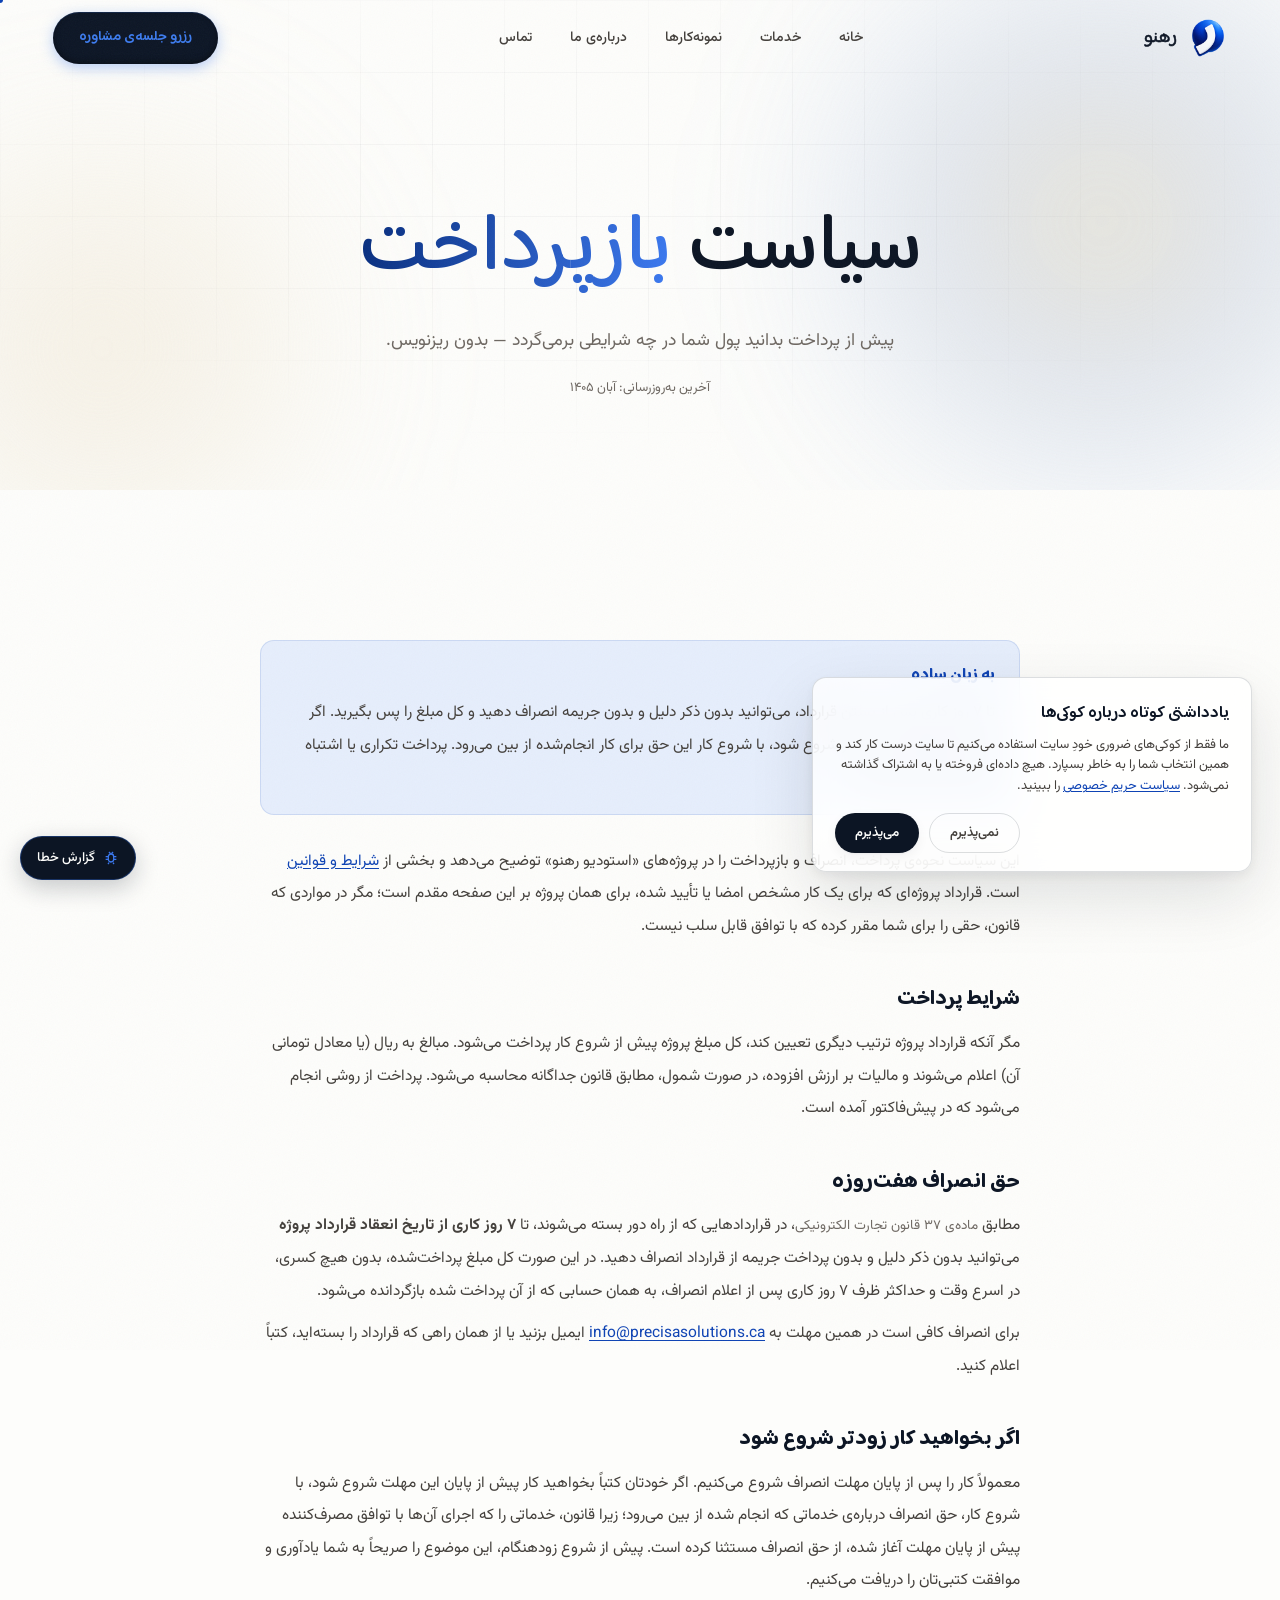
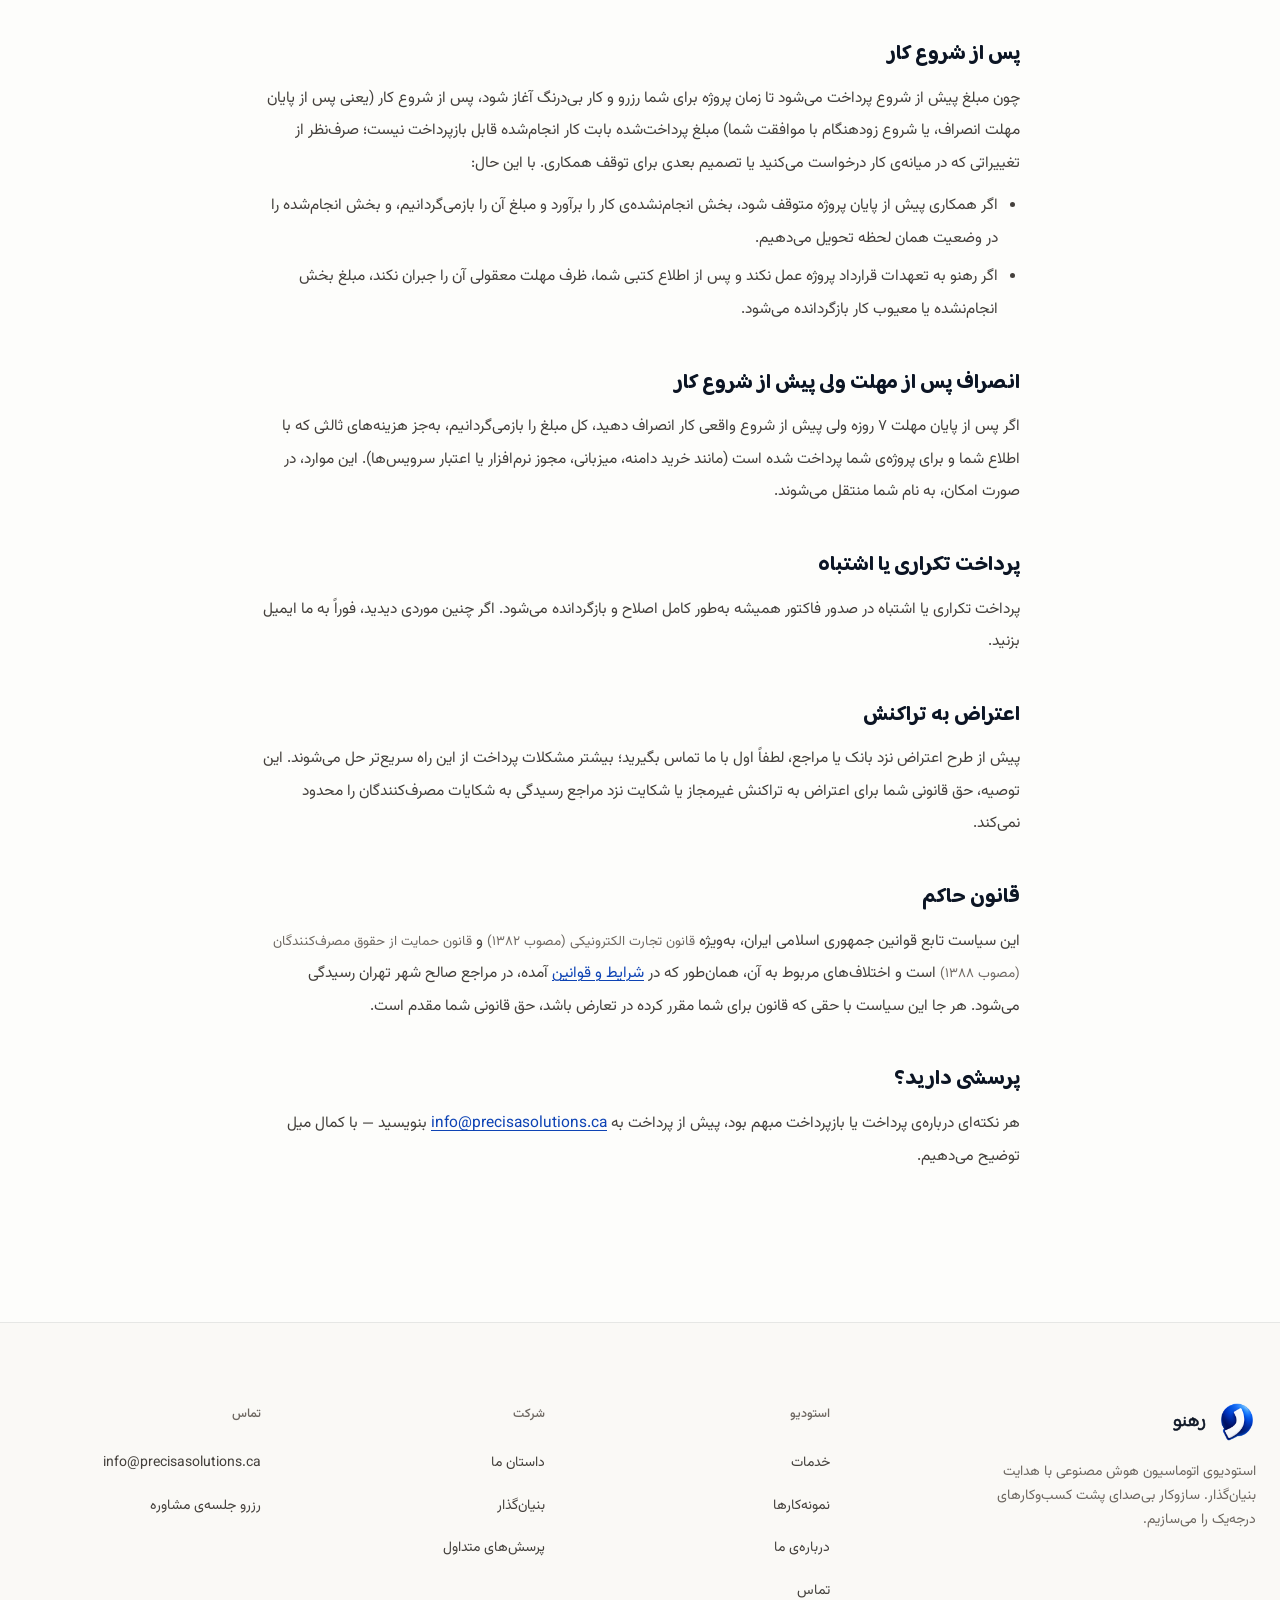
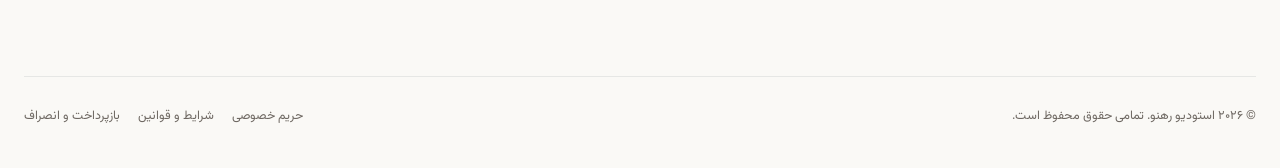
<file: refund.html>
<!DOCTYPE html>
<html lang="fa" dir="rtl">
<head>
<meta charset="UTF-8" />
<meta name="viewport" content="width=device-width, initial-scale=1.0" />
<meta http-equiv="Content-Security-Policy" content="default-src 'self'; script-src 'self'; style-src 'self' 'unsafe-inline'; font-src 'self'; img-src 'self' data:; connect-src 'self'; base-uri 'self'; form-action 'self'; object-src 'none'; frame-src 'none'" />
<meta name="referrer" content="strict-origin-when-cross-origin" />
<title>سیاست بازپرداخت و انصراف | رهنو</title>
<meta name="description" content="شرایط پرداخت، حق انصراف هفت‌روزه و بازپرداخت در پروژه‌های رهنو، مطابق قانون تجارت الکترونیکی جمهوری اسلامی ایران." />
<link rel="icon" type="image/png" sizes="32x32" href="images/rahno-favicon-32.png?v=c6a90423" />
<link rel="icon" type="image/png" sizes="192x192" href="images/rahno-favicon-192.png?v=aa01a1bd" />
<link rel="apple-touch-icon" href="images/rahno-favicon-180.png?v=b11100e2" />
<link rel="stylesheet" href="assets/styles.css?v=d7fb3064" />
<link rel="stylesheet" href="assets/enhance.css?v=0a8f33a8" />
<link rel="stylesheet" href="assets/fa.css?v=77e7d172" />
</head>
<body>

<a class="skip-link" href="#main">رفتن به محتوا</a>


<div class="grain" aria-hidden="true"></div>
<div class="cursor-dot" id="cursorDot" aria-hidden="true"></div>
<div class="cursor-ring" id="cursorRing" aria-hidden="true"></div>
<div class="scroll-progress" aria-hidden="true"><i id="progressBar"></i></div>

<nav class="nav" id="nav" aria-label="منوی اصلی">
  <div class="nav-inner">
    <a href="index.html" class="nav-logo" aria-label="رهنو — صفحه‌ی اصلی">
      <img class="brand-mark" src="images/rahno-mark.png?v=42c17253" alt="" aria-hidden="true" />
      <span class="wm-text">رهنو</span>
    </a>
    <ul class="nav-links">
      <li><a href="index.html">خانه</a></li>
      <li><a href="services.html">خدمات</a></li>
      <li><a href="projects.html">نمونه‌کارها</a></li>
      <li><a href="about.html">درباره‌ی ما</a></li>
      <li><a href="contact.html">تماس</a></li>
    </ul>
    <div class="nav-right">
      <a href="contact.html" class="nav-cta magnetic">رزرو جلسه‌ی مشاوره</a>
      <button class="nav-burger" id="burger" aria-label="باز کردن منو" aria-expanded="false">
        <span></span><span></span><span></span>
      </button>
    </div>
  </div>
</nav>

<div class="mobile-menu" id="mobileMenu">
  <a href="index.html">خانه</a>
  <a href="services.html">خدمات</a>
  <a href="projects.html">نمونه‌کارها</a>
  <a href="about.html">درباره‌ی ما</a>
  <a href="contact.html">تماس</a>
  <a href="contact.html" class="build-link">رزرو جلسه‌ی مشاوره</a>
</div>

<!-- ============ PAGE HERO ============ -->
<header class="page-hero page-enter">
  <div class="hero-grid" aria-hidden="true"></div>
  <div class="orb orb-1" aria-hidden="true"></div>
  <div class="orb orb-2" aria-hidden="true"></div>
  <div class="container page-hero-inner">
    <h1>سیاست <span class="gold-word">بازپرداخت</span></h1>
    <p class="section-sub">پیش از پرداخت بدانید پول شما در چه شرایطی برمی‌گردد — بدون ریزنویس.</p>
    <p class="section-sub legal-updated">آخرین به‌روزرسانی: آبان ۱۴۰۵</p>
  </div>
</header>

<main id="main">
<section class="section">
  <div class="container legal-prose">
<div class="legal-summary"><b>به زبان ساده</b>
<p>تا ۷ روز کاری پس از بستن قرارداد، می‌توانید بدون ذکر دلیل و بدون جریمه انصراف دهید و کل مبلغ را پس بگیرید. اگر خودتان بخواهید کار زودتر شروع شود، با شروع کار این حق برای کار انجام‌شده از بین می‌رود. پرداخت تکراری یا اشتباه همیشه کامل برمی‌گردد.</p></div>

<p>این سیاست نحوه‌ی پرداخت، انصراف و بازپرداخت را در پروژه‌های «استودیو رهنو» توضیح می‌دهد و بخشی از <a href="terms.html">شرایط و قوانین</a> است. قرارداد پروژه‌ای که برای یک کار مشخص امضا یا تأیید شده، برای همان پروژه بر این صفحه مقدم است؛ مگر در مواردی که قانون، حقی را برای شما مقرر کرده که با توافق قابل سلب نیست.</p>

<h2>شرایط پرداخت</h2>
<p>مگر آنکه قرارداد پروژه ترتیب دیگری تعیین کند، کل مبلغ پروژه پیش از شروع کار پرداخت می‌شود. مبالغ به ریال (یا معادل تومانی آن) اعلام می‌شوند و مالیات بر ارزش افزوده، در صورت شمول، مطابق قانون جداگانه محاسبه می‌شود. پرداخت از روشی انجام می‌شود که در پیش‌فاکتور آمده است.</p>

<h2>حق انصراف هفت‌روزه</h2>
<p>مطابق <span class="legal-law">ماده‌ی ۳۷ قانون تجارت الکترونیکی</span>، در قراردادهایی که از راه دور بسته می‌شوند، تا <b>۷ روز کاری از تاریخ انعقاد قرارداد پروژه</b> می‌توانید بدون ذکر دلیل و بدون پرداخت جریمه از قرارداد انصراف دهید. در این صورت کل مبلغ پرداخت‌شده، بدون هیچ کسری، در اسرع وقت و حداکثر ظرف ۷ روز کاری پس از اعلام انصراف، به همان حسابی که از آن پرداخت شده بازگردانده می‌شود.</p>
<p>برای انصراف کافی است در همین مهلت به <a href="mailto:info@precisasolutions.ca" dir="ltr">info@precisasolutions.ca</a> ایمیل بزنید یا از همان راهی که قرارداد را بسته‌اید، کتباً اعلام کنید.</p>

<h2>اگر بخواهید کار زودتر شروع شود</h2>
<p>معمولاً کار را پس از پایان مهلت انصراف شروع می‌کنیم. اگر خودتان کتباً بخواهید کار پیش از پایان این مهلت شروع شود، با شروع کار، حق انصراف درباره‌ی خدماتی که انجام شده از بین می‌رود؛ زیرا قانون، خدماتی را که اجرای آن‌ها با توافق مصرف‌کننده پیش از پایان مهلت آغاز شده، از حق انصراف مستثنا کرده است. پیش از شروع زودهنگام، این موضوع را صریحاً به شما یادآوری و موافقت کتبی‌تان را دریافت می‌کنیم.</p>

<h2>پس از شروع کار</h2>
<p>چون مبلغ پیش از شروع پرداخت می‌شود تا زمان پروژه برای شما رزرو و کار بی‌درنگ آغاز شود، پس از شروع کار (یعنی پس از پایان مهلت انصراف، یا شروع زودهنگام با موافقت شما) مبلغ پرداخت‌شده بابت کار انجام‌شده قابل بازپرداخت نیست؛ صرف‌نظر از تغییراتی که در میانه‌ی کار درخواست می‌کنید یا تصمیم بعدی برای توقف همکاری. با این حال:</p>
<ul>
<li>اگر همکاری پیش از پایان پروژه متوقف شود، بخش انجام‌نشده‌ی کار را برآورد و مبلغ آن را بازمی‌گردانیم، و بخش انجام‌شده را در وضعیت همان لحظه تحویل می‌دهیم.</li>
<li>اگر رهنو به تعهدات قرارداد پروژه عمل نکند و پس از اطلاع کتبی شما، ظرف مهلت معقولی آن را جبران نکند، مبلغ بخش انجام‌نشده یا معیوب کار بازگردانده می‌شود.</li>
</ul>

<h2>انصراف پس از مهلت ولی پیش از شروع کار</h2>
<p>اگر پس از پایان مهلت ۷ روزه ولی پیش از شروع واقعی کار انصراف دهید، کل مبلغ را بازمی‌گردانیم، به‌جز هزینه‌های ثالثی که با اطلاع شما و برای پروژه‌ی شما پرداخت شده است (مانند خرید دامنه، میزبانی، مجوز نرم‌افزار یا اعتبار سرویس‌ها). این موارد، در صورت امکان، به نام شما منتقل می‌شوند.</p>

<h2>پرداخت تکراری یا اشتباه</h2>
<p>پرداخت تکراری یا اشتباه در صدور فاکتور همیشه به‌طور کامل اصلاح و بازگردانده می‌شود. اگر چنین موردی دیدید، فوراً به ما ایمیل بزنید.</p>

<h2>اعتراض به تراکنش</h2>
<p>پیش از طرح اعتراض نزد بانک یا مراجع، لطفاً اول با ما تماس بگیرید؛ بیشتر مشکلات پرداخت از این راه سریع‌تر حل می‌شوند. این توصیه، حق قانونی شما برای اعتراض به تراکنش غیرمجاز یا شکایت نزد مراجع رسیدگی به شکایات مصرف‌کنندگان را محدود نمی‌کند.</p>

<h2>قانون حاکم</h2>
<p>این سیاست تابع قوانین جمهوری اسلامی ایران، به‌ویژه <span class="legal-law">قانون تجارت الکترونیکی (مصوب ۱۳۸۲)</span> و <span class="legal-law">قانون حمایت از حقوق مصرف‌کنندگان (مصوب ۱۳۸۸)</span> است و اختلاف‌های مربوط به آن، همان‌طور که در <a href="terms.html">شرایط و قوانین</a> آمده، در مراجع صالح شهر تهران رسیدگی می‌شود. هر جا این سیاست با حقی که قانون برای شما مقرر کرده در تعارض باشد، حق قانونی شما مقدم است.</p>

<h2>پرسشی دارید؟</h2>
<p>هر نکته‌ای درباره‌ی پرداخت یا بازپرداخت مبهم بود، پیش از پرداخت به <a href="mailto:info@precisasolutions.ca" dir="ltr">info@precisasolutions.ca</a> بنویسید — با کمال میل توضیح می‌دهیم.</p>
  </div>
</section>
</main>

<footer class="footer">
  <div class="container">
    <div class="footer-top">
      <div class="footer-brand">
        <a href="index.html" class="nav-logo" aria-label="رهنو — صفحه‌ی اصلی">
          <img class="brand-mark" src="images/rahno-mark.png?v=42c17253" alt="" aria-hidden="true" />
          <span class="wm-text">رهنو</span>
        </a>
        <p>استودیوی اتوماسیون هوش مصنوعی با هدایت بنیان‌گذار. سازوکار بی‌صدای پشت کسب‌وکارهای درجه‌یک را می‌سازیم.</p>
      </div>
      <div>
        <h4>استودیو</h4>
        <ul>
          <li><a href="services.html">خدمات</a></li>
          <li><a href="projects.html">نمونه‌کارها</a></li>
          <li><a href="about.html">درباره‌ی ما</a></li>
          <li><a href="contact.html">تماس</a></li>
        </ul>
      </div>
      <div>
        <h4>شرکت</h4>
        <ul>
          <li><a href="about.html">داستان ما</a></li>
          <li><a href="about.html#founder">بنیان‌گذار</a></li>
          <li><a href="contact.html#faq">پرسش‌های متداول</a></li>
        </ul>
      </div>
      <div>
        <h4>تماس</h4>
        <ul>
          <li><a href="mailto:info@precisasolutions.ca" dir="ltr">info@precisasolutions.ca</a></li>
          <li><a href="contact.html">رزرو جلسه‌ی مشاوره</a></li>
        </ul>
      </div>
    </div>

    <div class="footer-bottom">
      <span>© ۲۰۲۶ استودیو رهنو. تمامی حقوق محفوظ است.</span>
      <span class="footer-legal">
        <a href="privacy.html">حریم خصوصی</a>
        <a href="terms.html">شرایط و قوانین</a>
        <a href="refund.html">بازپرداخت و انصراف</a>
      </span>
    </div>
  </div>
</footer>

<script src="assets/observe.js?v=75a89b3e"></script>
<script src="assets/cookies.js?v=0660cf55"></script>
<script src="assets/main.js?v=b4c757e2"></script>
</body>
</html>
</file>
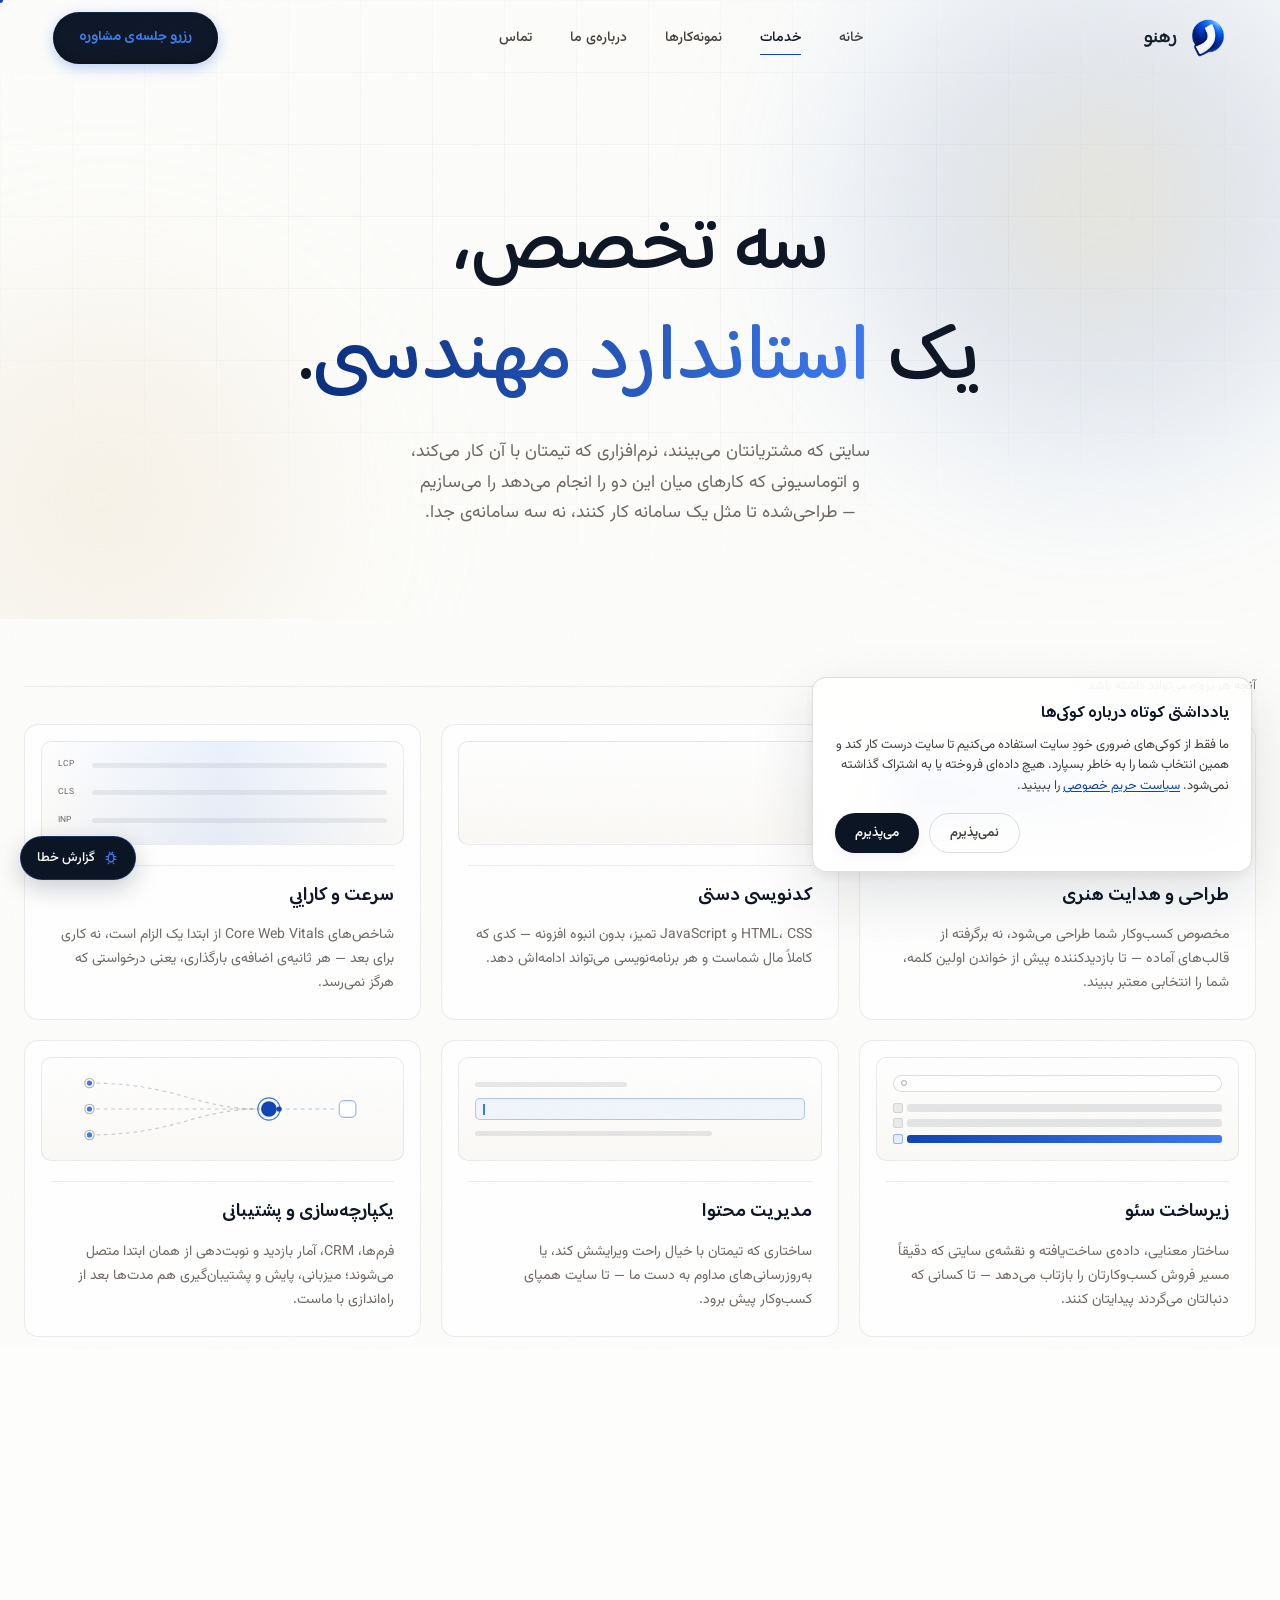
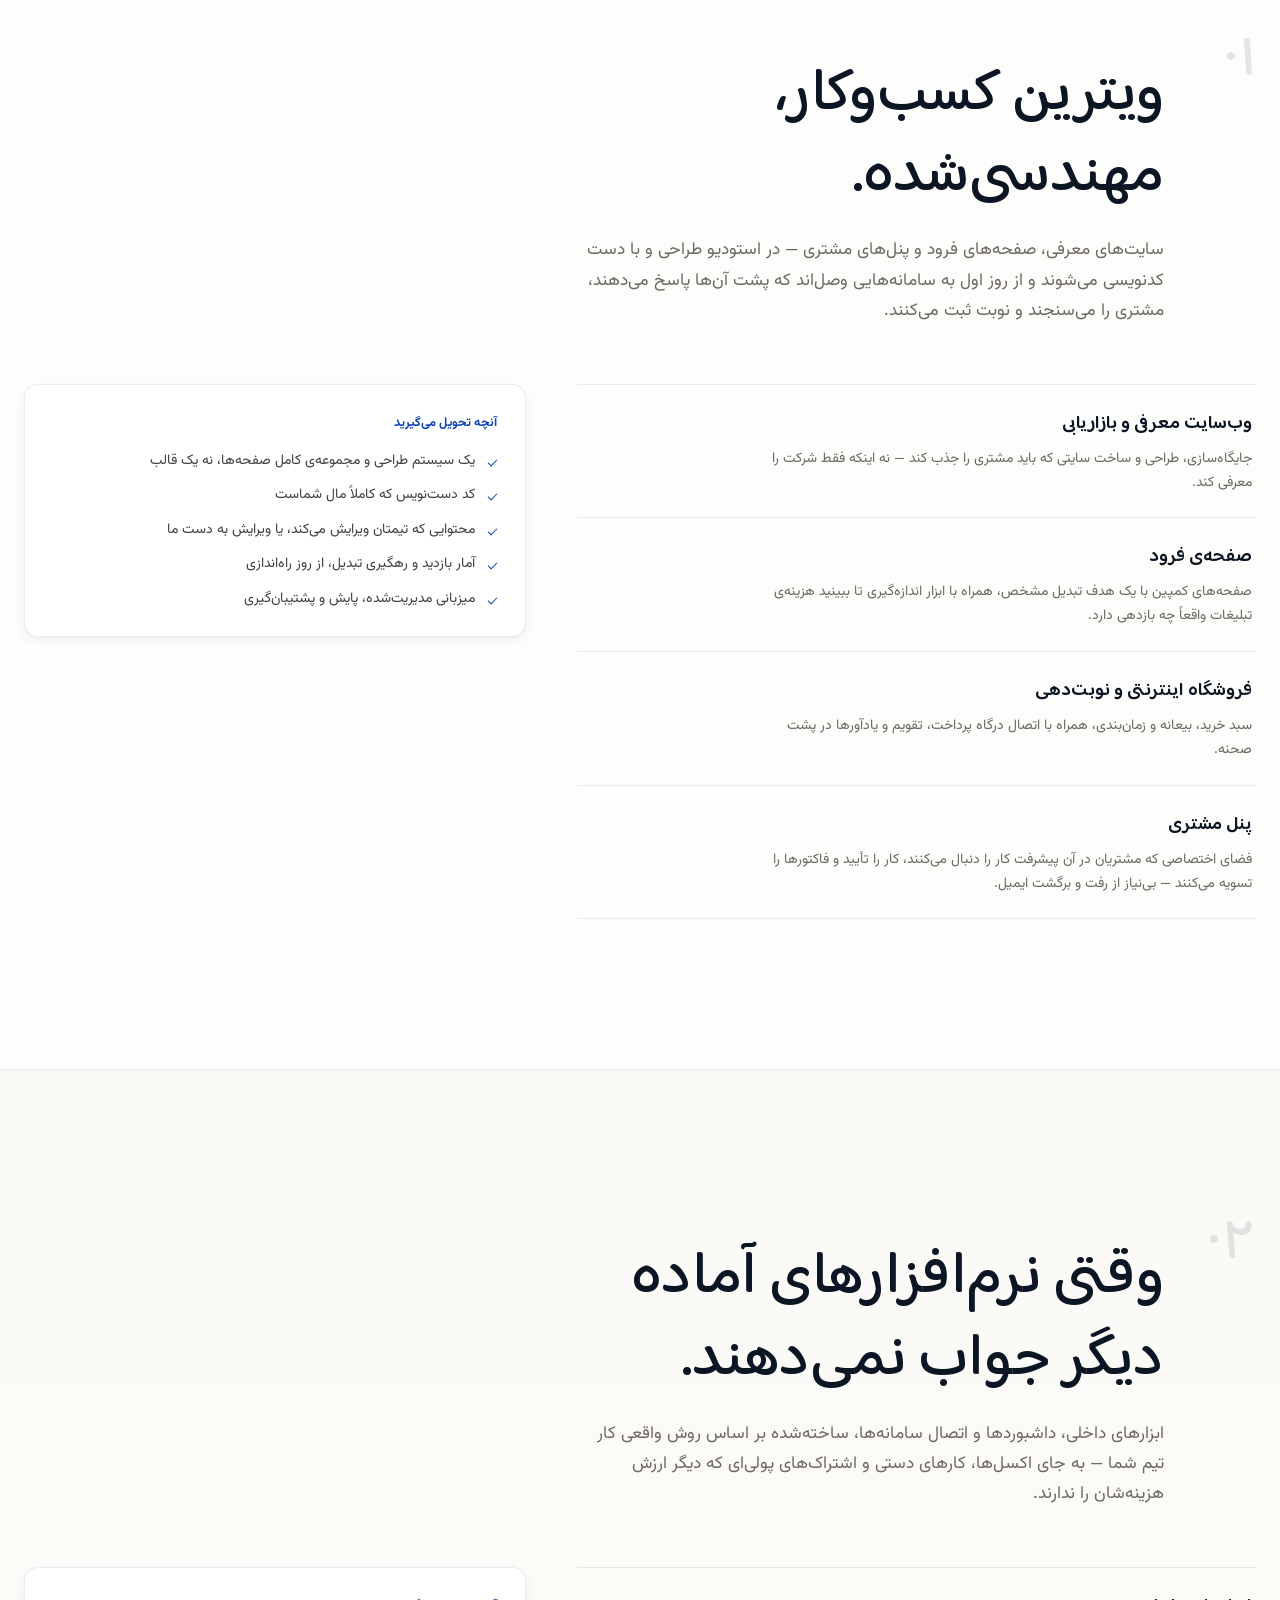
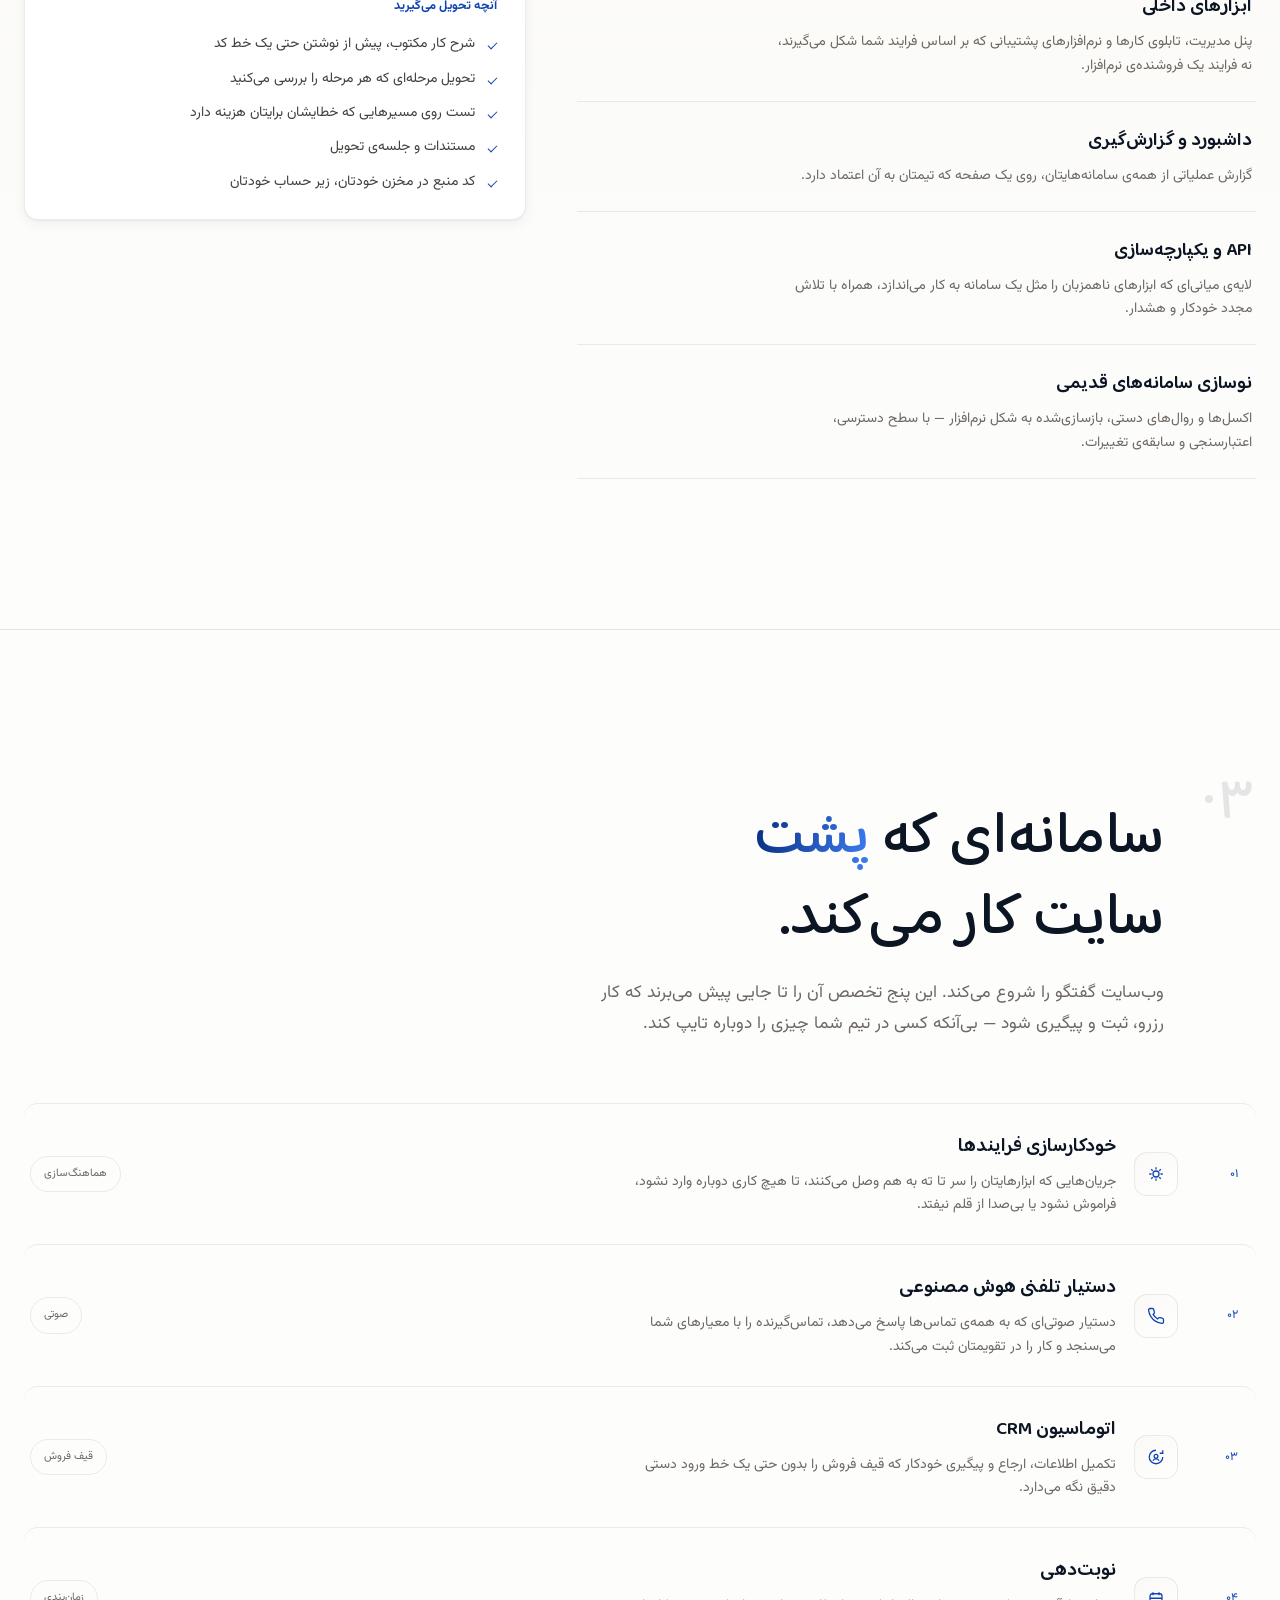
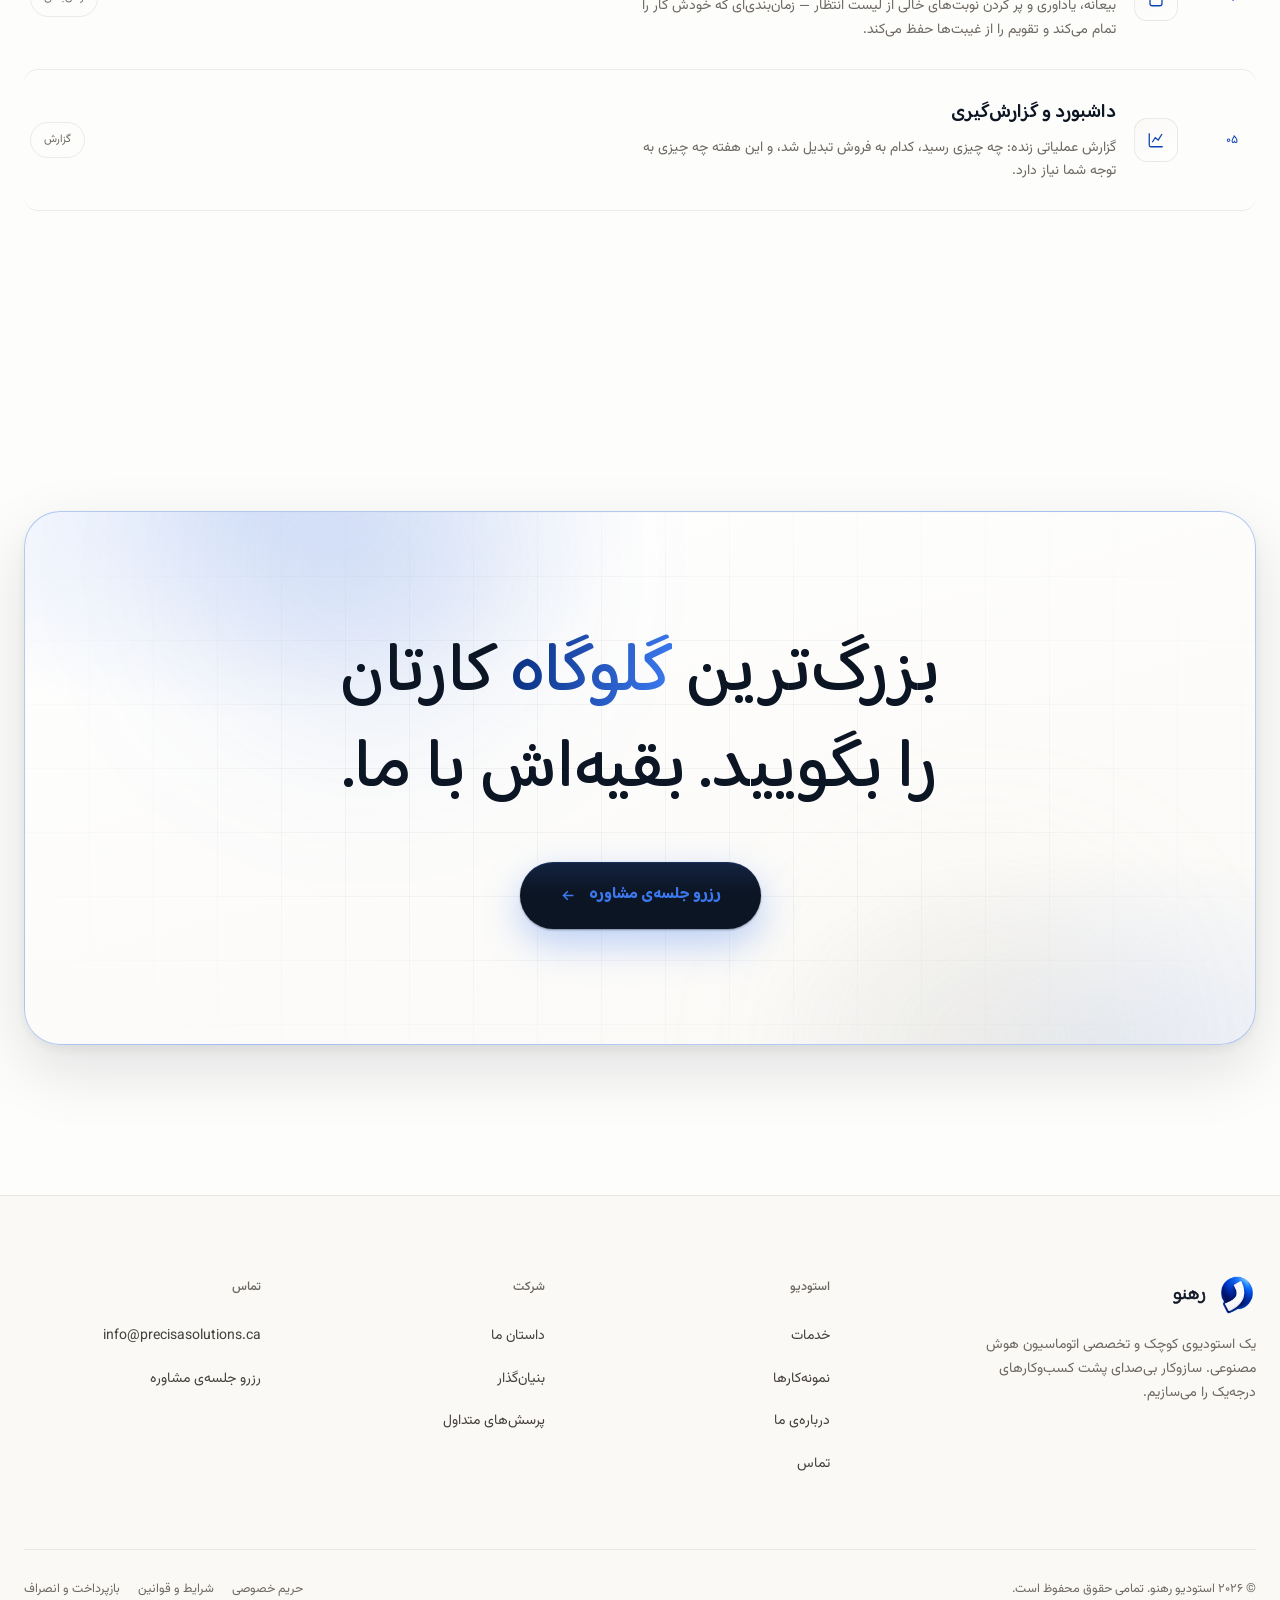
<file: services.html>
<!DOCTYPE html>
<html lang="fa" dir="rtl">
<head>
<meta charset="UTF-8" />
<meta name="viewport" content="width=device-width, initial-scale=1.0" />
<meta http-equiv="Content-Security-Policy" content="default-src 'self'; script-src 'self'; style-src 'self' 'unsafe-inline'; font-src 'self'; img-src 'self' data:; connect-src 'self'; base-uri 'self'; form-action 'self'; object-src 'none'; frame-src 'none'" />
<meta name="referrer" content="strict-origin-when-cross-origin" />
<title>خدمات — طراحی وب‌سایت، نرم‌افزار اختصاصی و اتوماسیون هوش مصنوعی | رهنو</title>
<meta name="description" content="سه تخصص در یک استودیو: طراحی و توسعه‌ی وب‌سایت، نرم‌افزار اختصاصی و اتوماسیون هوش مصنوعی — وب‌سایت و پنل مشتری، ابزارهای داخلی و داشبورد، دستیار تلفنی و خودکارسازی فرایندها، همه به شکل یک سامانه‌ی یکپارچه." />
<link rel="icon" type="image/png" sizes="32x32" href="images/rahno-favicon-32.png?v=c6a90423" />
<link rel="icon" type="image/png" sizes="192x192" href="images/rahno-favicon-192.png?v=aa01a1bd" />
<link rel="apple-touch-icon" href="images/rahno-favicon-180.png?v=b11100e2" />
<link rel="stylesheet" href="assets/styles.css?v=d7fb3064" />
<link rel="stylesheet" href="assets/enhance.css?v=0a8f33a8" />
<link rel="stylesheet" href="assets/fa.css?v=77e7d172" />
</head>
<body>

<a class="skip-link" href="#main">رفتن به محتوا</a>


<div class="grain" aria-hidden="true"></div>
<div class="cursor-dot" id="cursorDot" aria-hidden="true"></div>
<div class="cursor-ring" id="cursorRing" aria-hidden="true"></div>
<div class="scroll-progress" aria-hidden="true"><i id="progressBar"></i></div>

<nav class="nav" id="nav" aria-label="منوی اصلی">
  <div class="nav-inner">
    <a href="index.html" class="nav-logo" aria-label="رهنو — صفحه‌ی اصلی">
      <img class="brand-mark" src="images/rahno-mark.png?v=42c17253" alt="" aria-hidden="true" />
      <span class="wm-text">رهنو</span>
    </a>
    <ul class="nav-links">
      <li><a href="index.html">خانه</a></li>
      <li><a href="services.html" class="active">خدمات</a></li>
      <li><a href="projects.html">نمونه‌کارها</a></li>
      <li><a href="about.html">درباره‌ی ما</a></li>
      <li><a href="contact.html">تماس</a></li>
    </ul>
    <div class="nav-right">
      <a href="contact.html" class="nav-cta magnetic">رزرو جلسه‌ی مشاوره</a>
      <button class="nav-burger" id="burger" aria-label="باز کردن منو" aria-expanded="false">
        <span></span><span></span><span></span>
      </button>
    </div>
  </div>
</nav>

<div class="mobile-menu" id="mobileMenu">
  <a href="index.html">خانه</a>
  <a href="services.html">خدمات</a>
  <a href="projects.html">نمونه‌کارها</a>
  <a href="about.html">درباره‌ی ما</a>
  <a href="contact.html">تماس</a>
  <a href="contact.html" class="build-link">رزرو جلسه‌ی مشاوره</a>
</div>

<!-- ============ PAGE HERO ============ -->
<header class="page-hero page-hero--wide page-enter">
  <div class="hero-grid" aria-hidden="true"></div>
  <div class="orb orb-1" aria-hidden="true"></div>
  <div class="orb orb-2" aria-hidden="true"></div>
  <div class="container page-hero-inner">
    <h1>سه تخصص،<br/> یک <span class="gold-word">استاندارد مهندسی</span>.</h1>
    <p class="section-sub">
      سایتی که مشتریانتان می‌بینند، نرم‌افزاری که تیمتان با آن کار می‌کند، و
      اتوماسیونی که کارهای میان این دو را انجام می‌دهد را می‌سازیم — طراحی‌شده
      تا مثل یک سامانه کار کنند، نه سه سامانه‌ی جدا.
    </p>
  </div>
</header>

<main id="main">
<!-- ============ THE ENGINEERING STANDARD ============
     What every build ships with. Replaces the old three-box pillar
     index; the studio principles that used to sit above this now
     lead the home page's "Built for" strip. -->
<section class="section standard-section" aria-label="استاندارد مهندسی">
  <div class="container">

    <!-- Six disciplines, each shown working rather than described.
         Every card carries a live diagram of the thing it names;
         the loops only start once the card is revealed (.in). -->
    <div class="wd-index-head reveal">
      <span class="wd-index-label">آنچه هر پروژه می‌تواند داشته باشد</span>
      <span class="wd-index-rule" aria-hidden="true"></span>
    </div>

    <div class="wd-grid">

      <!-- 01 · the layout composes itself -->
      <article class="wd-card reveal">
        <div class="wdc-stage" aria-hidden="true">
          <div class="viz-compose">
            <span class="vc-el vc-bar"   style="--d:0s"></span>
            <span class="vc-el vc-hero"  style="--d:.14s"></span>
            <span class="vc-el vc-side"  style="--d:.26s"></span>
            <span class="vc-el vc-col"   style="--d:.38s"></span>
            <span class="vc-el vc-col"   style="--d:.46s"></span>
            <span class="vc-el vc-col"   style="--d:.54s"></span>
            <i class="vc-guide"></i>
          </div>
        </div>
        <div class="wdc-body">
          <span class="wdc-meta"><i class="wdc-rule"></i></span>
          <h4>طراحی و هدایت هنری</h4>
          <p>مخصوص کسب‌وکار شما طراحی می‌شود، نه برگرفته از قالب‌های آماده — تا بازدیدکننده پیش از خواندن اولین کلمه، شما را انتخابی معتبر ببیند.</p>
        </div>
      </article>

      <!-- 02 · code writes itself, line by line -->
      <article class="wd-card reveal" style="--d:.06s">
        <div class="wdc-stage" aria-hidden="true">
          <div class="viz-code">
            <span class="vk-line" style="--w:76%;--d:0s"></span>
            <span class="vk-line vk-in" style="--w:62%;--d:.5s"></span>
            <span class="vk-line vk-in" style="--w:84%;--d:1s"></span>
            <span class="vk-line" style="--w:38%;--d:1.5s"></span>
          </div>
        </div>
        <div class="wdc-body">
          <span class="wdc-meta"><i class="wdc-rule"></i></span>
          <h4>کدنویسی دستی</h4>
          <p>HTML، CSS و JavaScript تمیز، بدون انبوه افزونه — کدی که کاملاً مال شماست و هر برنامه‌نویسی می‌تواند ادامه‌اش دهد.</p>
        </div>
      </article>

      <!-- 03 · the vitals race into budget -->
      <article class="wd-card reveal" style="--d:.12s">
        <div class="wdc-stage" aria-hidden="true">
          <div class="viz-perf">
            <span class="vp-row"><i class="vp-key">LCP</i><i class="vp-track"><b style="--w:92%;--d:0s"></b></i></span>
            <span class="vp-row"><i class="vp-key">CLS</i><i class="vp-track"><b style="--w:97%;--d:.12s"></b></i></span>
            <span class="vp-row"><i class="vp-key">INP</i><i class="vp-track"><b style="--w:88%;--d:.24s"></b></i></span>
            <i class="vp-sweep"></i>
          </div>
        </div>
        <div class="wdc-body">
          <span class="wdc-meta"><i class="wdc-rule"></i></span>
          <h4>سرعت و کارایی</h4>
          <p>شاخص‌های Core Web Vitals از ابتدا یک الزام است، نه کاری برای بعد — هر ثانیه‌ی اضافه‌ی بارگذاری، یعنی درخواستی که هرگز نمی‌رسد.</p>
        </div>
      </article>

      <!-- 04 · the listing climbs to first -->
      <article class="wd-card reveal" style="--d:.18s">
        <div class="wdc-stage" aria-hidden="true">
          <div class="viz-rank">
            <span class="vr-query"><i></i></span>
            <span class="vr-list">
              <i class="vr-row vr-shift"></i>
              <i class="vr-row vr-shift"></i>
              <i class="vr-row vr-you"></i>
            </span>
          </div>
        </div>
        <div class="wdc-body">
          <span class="wdc-meta"><i class="wdc-rule"></i></span>
          <h4>زیرساخت سئو</h4>
          <p>ساختار معنایی، داده‌ی ساخت‌یافته و نقشه‌ی سایتی که دقیقاً مسیر فروش کسب‌وکارتان را بازتاب می‌دهد — تا کسانی که دنبالتان می‌گردند پیدایتان کنند.</p>
        </div>
      </article>

      <!-- 05 · a block is edited and saved -->
      <article class="wd-card reveal" style="--d:.24s">
        <div class="wdc-stage" aria-hidden="true">
          <div class="viz-edit">
            <span class="ve-line ve-head"></span>
            <span class="ve-field"><i class="ve-fill"></i><i class="ve-caret"></i></span>
            <span class="ve-line ve-foot"></span>
            <i class="ve-chip">ذخیره شد</i>
          </div>
        </div>
        <div class="wdc-body">
          <span class="wdc-meta"><i class="wdc-rule"></i></span>
          <h4>مدیریت محتوا</h4>
          <p>ساختاری که تیمتان با خیال راحت ویرایشش کند، یا به‌روزرسانی‌های مداوم به دست ما — تا سایت همپای کسب‌وکار پیش برود.</p>
        </div>
      </article>

      <!-- 06 · tools stream into the hub, care flows back out -->
      <article class="wd-card reveal" style="--d:.3s">
        <div class="wdc-stage" aria-hidden="true">
          <svg class="viz-hub" viewBox="0 0 320 80" fill="none">
            <path class="vh-wire" d="M16 12 C 110 12 130 40 200 40"/>
            <path class="vh-wire" d="M16 40 L 200 40"/>
            <path class="vh-wire" d="M16 68 C 110 68 130 40 200 40"/>
            <path class="vh-wire vh-wire-out" d="M221 40 L 284 40"/>
            <circle class="vh-node" cx="16" cy="12" r="5"/>
            <circle class="vh-node" cx="16" cy="40" r="5"/>
            <circle class="vh-node" cx="16" cy="68" r="5"/>
            <circle class="vh-ring" cx="210" cy="40" r="12"/>
            <circle class="vh-core" cx="210" cy="40" r="8.5"/>
            <rect class="vh-care" x="286" y="31" width="18" height="18" rx="5"/>
            <circle class="vh-pkt" r="2.8" style="offset-path:path('M16 12 C 110 12 130 40 200 40');--dur:2.8s;--d:0s"/>
            <circle class="vh-pkt" r="2.8" style="offset-path:path('M16 40 L 200 40');--dur:2.4s;--d:.7s"/>
            <circle class="vh-pkt" r="2.8" style="offset-path:path('M16 68 C 110 68 130 40 200 40');--dur:3.1s;--d:1.3s"/>
            <circle class="vh-pkt vh-pkt-out" r="2.8" style="offset-path:path('M221 40 L 284 40');--dur:2.2s;--d:1.8s"/>
          </svg>
        </div>
        <div class="wdc-body">
          <span class="wdc-meta"><i class="wdc-rule"></i></span>
          <h4>یکپارچه‌سازی و پشتیبانی</h4>
          <p>فرم‌ها، CRM، آمار بازدید و نوبت‌دهی از همان ابتدا متصل می‌شوند؛ میزبانی، پایش و پشتیبان‌گیری هم مدت‌ها بعد از راه‌اندازی با ماست.</p>
        </div>
      </article>

    </div>

  </div>
</section>

<!-- ============ 01 · WEB DEVELOPMENT ============ -->
<section class="section pillar" id="web">
  <div class="container">
    <div class="pillar-head reveal">
      <span class="pillar-num">۰۱</span>
      <div>
        <h2 class="section-title">ویترین کسب‌وکار، مهندسی‌شده.</h2>
        <p class="pillar-lead">
          سایت‌های معرفی، صفحه‌های فرود و پنل‌های مشتری — در استودیو طراحی و با دست
          کدنویسی می‌شوند و از روز اول به سامانه‌هایی وصل‌اند که پشت آن‌ها پاسخ می‌دهند،
          مشتری را می‌سنجند و نوبت ثبت می‌کنند.
        </p>
      </div>
    </div>

    <div class="pillar-body">
      <ul class="pillar-list reveal">
        <li>
          <b>وب‌سایت معرفی و بازاریابی</b>
          <span>جایگاه‌سازی، طراحی و ساخت سایتی که باید مشتری را جذب کند — نه اینکه فقط شرکت را معرفی کند.</span>
        </li>
        <li>
          <b>صفحه‌ی فرود</b>
          <span>صفحه‌های کمپین با یک هدف تبدیل مشخص، همراه با ابزار اندازه‌گیری تا ببینید هزینه‌ی تبلیغات واقعاً چه بازدهی دارد.</span>
        </li>
        <li>
          <b>فروشگاه اینترنتی و نوبت‌دهی</b>
          <span>سبد خرید، بیعانه و زمان‌بندی، همراه با اتصال درگاه پرداخت، تقویم و یادآورها در پشت صحنه.</span>
        </li>
        <li>
          <b>پنل مشتری</b>
          <span>فضای اختصاصی که مشتریان در آن پیشرفت کار را دنبال می‌کنند، کار را تأیید و فاکتورها را تسویه می‌کنند — بی‌نیاز از رفت و برگشت ایمیل.</span>
        </li>
      </ul>

      <aside class="pillar-aside reveal" style="--d:.1s">
        <h3>آنچه تحویل می‌گیرید</h3>
        <ul class="pillar-deliver">
          <li>یک سیستم طراحی و مجموعه‌ی کامل صفحه‌ها، نه یک قالب</li>
          <li>کد دست‌نویس که کاملاً مال شماست</li>
          <li>محتوایی که تیمتان ویرایش می‌کند، یا ویرایش به دست ما</li>
          <li>آمار بازدید و رهگیری تبدیل، از روز راه‌اندازی</li>
          <li>میزبانی مدیریت‌شده، پایش و پشتیبان‌گیری</li>
        </ul>
      </aside>
    </div>
  </div>
</section>

<!-- ============ 02 · SOFTWARE DEVELOPMENT ============ -->
<section class="section band pillar" id="software">
  <div class="container">
    <div class="pillar-head reveal">
      <span class="pillar-num">۰۲</span>
      <div>
        <h2 class="section-title">وقتی نرم‌افزارهای آماده دیگر جواب نمی‌دهند.</h2>
        <p class="pillar-lead">
          ابزارهای داخلی، داشبوردها و اتصال سامانه‌ها، ساخته‌شده بر اساس روش واقعی
          کار تیم شما — به جای اکسل‌ها، کارهای دستی و اشتراک‌های پولی‌ای که دیگر
          ارزش هزینه‌شان را ندارند.
        </p>
      </div>
    </div>

    <div class="pillar-body">
      <ul class="pillar-list reveal">
        <li>
          <b>ابزارهای داخلی</b>
          <span>پنل مدیریت، تابلوی کارها و نرم‌افزارهای پشتیبانی که بر اساس فرایند شما شکل می‌گیرند، نه فرایند یک فروشنده‌ی نرم‌افزار.</span>
        </li>
        <li>
          <b>داشبورد و گزارش‌گیری</b>
          <span>گزارش عملیاتی از همه‌ی سامانه‌هایتان، روی یک صفحه که تیمتان به آن اعتماد دارد.</span>
        </li>
        <li>
          <b>API و یکپارچه‌سازی</b>
          <span>لایه‌ی میانی‌ای که ابزارهای ناهمزبان را مثل یک سامانه به کار می‌اندازد، همراه با تلاش مجدد خودکار و هشدار.</span>
        </li>
        <li>
          <b>نوسازی سامانه‌های قدیمی</b>
          <span>اکسل‌ها و روال‌های دستی، بازسازی‌شده به شکل نرم‌افزار — با سطح دسترسی، اعتبارسنجی و سابقه‌ی تغییرات.</span>
        </li>
      </ul>

      <aside class="pillar-aside reveal" style="--d:.1s">
        <h3>آنچه تحویل می‌گیرید</h3>
        <ul class="pillar-deliver">
          <li>شرح کار مکتوب، پیش از نوشتن حتی یک خط کد</li>
          <li>تحویل مرحله‌ای که هر مرحله را بررسی می‌کنید</li>
          <li>تست روی مسیرهایی که خطایشان برایتان هزینه دارد</li>
          <li>مستندات و جلسه‌ی تحویل</li>
          <li>کد منبع در مخزن خودتان، زیر حساب خودتان</li>
        </ul>
      </aside>
    </div>
  </div>
</section>

<!-- ============ 03 · AI AUTOMATIONS ============ -->
<section class="section pillar" id="ai">
  <div class="container">
    <div class="pillar-head reveal">
      <span class="pillar-num">۰۳</span>
      <div>
        <h2 class="section-title">سامانه‌ای که <span class="gold-word">پشت</span> سایت کار می‌کند.</h2>
        <p class="pillar-lead">
          وب‌سایت گفتگو را شروع می‌کند. این پنج تخصص آن را تا جایی پیش می‌برند که
          کار رزرو، ثبت و پیگیری شود — بی‌آنکه کسی در تیم شما چیزی را دوباره
          تایپ کند.
        </p>
      </div>
    </div>

    <!-- the capability index, moved here from the home page -->
    <ol class="cap-index reveal">
      <li class="cap-row">
        <span class="cap-num">۰۱</span>
        <span class="cap-ico" aria-hidden="true">
          <svg width="18" height="18" viewBox="0 0 24 24" fill="none" stroke="currentColor" stroke-width="1.7"><path d="M12 3v3M5.6 5.6l2.1 2.1M3 12h3M5.6 18.4l2.1-2.1M12 18v3M16.3 16.3l2.1 2.1M18 12h3M16.3 7.7l2.1-2.1"/><circle cx="12" cy="12" r="4"/></svg>
        </span>
        <span class="cap-body">
          <b>خودکارسازی فرایندها</b>
          <span>جریان‌هایی که ابزارهایتان را سر تا ته به هم وصل می‌کنند، تا هیچ کاری دوباره وارد نشود، فراموش نشود یا بی‌صدا از قلم نیفتد.</span>
        </span>
        <span class="cap-tag">هماهنگ‌سازی</span>
      </li>
      <li class="cap-row">
        <span class="cap-num">۰۲</span>
        <span class="cap-ico" aria-hidden="true">
          <svg width="18" height="18" viewBox="0 0 24 24" fill="none" stroke="currentColor" stroke-width="1.7"><path d="M22 16.92v3a2 2 0 0 1-2.18 2 19.8 19.8 0 0 1-8.63-3.07 19.5 19.5 0 0 1-6-6A19.8 19.8 0 0 1 2.12 4.18 2 2 0 0 1 4.11 2h3a2 2 0 0 1 2 1.72c.13.96.36 1.9.7 2.81a2 2 0 0 1-.45 2.11L8.09 9.91a16 16 0 0 0 6 6l1.27-1.27a2 2 0 0 1 2.11-.45c.91.34 1.85.57 2.81.7A2 2 0 0 1 22 16.92Z"/></svg>
        </span>
        <span class="cap-body">
          <b>دستیار تلفنی هوش مصنوعی</b>
          <span>دستیار صوتی‌ای که به همه‌ی تماس‌ها پاسخ می‌دهد، تماس‌گیرنده را با معیارهای شما می‌سنجد و کار را در تقویمتان ثبت می‌کند.</span>
        </span>
        <span class="cap-tag">صوتی</span>
      </li>
      <li class="cap-row">
        <span class="cap-num">۰۳</span>
        <span class="cap-ico" aria-hidden="true">
          <svg width="18" height="18" viewBox="0 0 24 24" fill="none" stroke="currentColor" stroke-width="1.7"><path d="M21 12a9 9 0 1 1-9-9"/><path d="M21 3v4h-4"/><circle cx="12" cy="11" r="2.5"/><path d="M8 17a4.5 4.5 0 0 1 8 0"/></svg>
        </span>
        <span class="cap-body">
          <b>اتوماسیون CRM</b>
          <span>تکمیل اطلاعات، ارجاع و پیگیری خودکار که قیف فروش را بدون حتی یک خط ورود دستی دقیق نگه می‌دارد.</span>
        </span>
        <span class="cap-tag">قیف فروش</span>
      </li>
      <li class="cap-row">
        <span class="cap-num">۰۴</span>
        <span class="cap-ico" aria-hidden="true">
          <svg width="18" height="18" viewBox="0 0 24 24" fill="none" stroke="currentColor" stroke-width="1.7"><rect x="4" y="5" width="16" height="16" rx="3"/><path d="M8 3v4M16 3v4M4 11h16"/></svg>
        </span>
        <span class="cap-body">
          <b>نوبت‌دهی</b>
          <span>بیعانه، یادآوری و پر کردن نوبت‌های خالی از لیست انتظار — زمان‌بندی‌ای که خودش کار را تمام می‌کند و تقویم را از غیبت‌ها حفظ می‌کند.</span>
        </span>
        <span class="cap-tag">زمان‌بندی</span>
      </li>
      <li class="cap-row">
        <span class="cap-num">۰۵</span>
        <span class="cap-ico" aria-hidden="true">
          <svg width="18" height="18" viewBox="0 0 24 24" fill="none" stroke="currentColor" stroke-width="1.7"><path d="M3 3v16a2 2 0 0 0 2 2h16"/><path d="M7 15l4-6 4 3 5-8"/></svg>
        </span>
        <span class="cap-body">
          <b>داشبورد و گزارش‌گیری</b>
          <span>گزارش عملیاتی زنده: چه چیزی رسید، کدام به فروش تبدیل شد، و این هفته چه چیزی به توجه شما نیاز دارد.</span>
        </span>
        <span class="cap-tag">گزارش</span>
      </li>
    </ol>
  </div>
</section>

<!-- ============ CTA ============ -->
<section class="cta-section">
  <div class="container">
    <div class="cta-panel reveal">
      <div class="cta-grid-bg" aria-hidden="true"></div>
      <div class="cta-orb cta-orb-1" aria-hidden="true"></div>
      <div class="cta-orb cta-orb-2" aria-hidden="true"></div>
      <div class="cta-content">
        <h2>بزرگ‌ترین <span class="gold-word">گلوگاه</span> کارتان را بگویید. بقیه‌اش با ما.</h2>
        <div class="cta-actions">
          <a href="contact.html" class="btn-gold magnetic">
            <span>رزرو جلسه‌ی مشاوره</span>
            <svg class="rtl-flip" width="17" height="17" viewBox="0 0 24 24" fill="none" stroke="currentColor" stroke-width="2.2" aria-hidden="true"><path d="M5 12h14M13 6l6 6-6 6"/></svg>
          </a>
        </div>
      </div>
    </div>
  </div>
</section>

</main>

<footer class="footer">
  <div class="container">
    <div class="footer-top">
      <div class="footer-brand">
        <a href="index.html" class="nav-logo" aria-label="رهنو — صفحه‌ی اصلی">
          <img class="brand-mark" src="images/rahno-mark.png?v=42c17253" alt="" aria-hidden="true" />
          <span class="wm-text">رهنو</span>
        </a>
        <p>یک استودیوی کوچک و تخصصی اتوماسیون هوش مصنوعی. سازوکار بی‌صدای پشت کسب‌وکارهای درجه‌یک را می‌سازیم.</p>
      </div>
      <div>
        <h4>استودیو</h4>
        <ul>
          <li><a href="services.html">خدمات</a></li>
          <li><a href="projects.html">نمونه‌کارها</a></li>
          <li><a href="about.html">درباره‌ی ما</a></li>
          <li><a href="contact.html">تماس</a></li>
        </ul>
      </div>
      <div>
        <h4>شرکت</h4>
        <ul>
          <li><a href="about.html">داستان ما</a></li>
          <li><a href="about.html#founder">بنیان‌گذار</a></li>
          <li><a href="contact.html#faq">پرسش‌های متداول</a></li>
        </ul>
      </div>
      <div>
        <h4>تماس</h4>
        <ul>
          <li><a href="mailto:info@precisasolutions.ca" dir="ltr">info@precisasolutions.ca</a></li>
          <li><a href="contact.html">رزرو جلسه‌ی مشاوره</a></li>
        </ul>
      </div>
    </div>

    <div class="footer-bottom">
      <span>© ۲۰۲۶ استودیو رهنو. تمامی حقوق محفوظ است.</span>
      <span class="footer-legal">
        <a href="privacy.html">حریم خصوصی</a>
        <a href="terms.html">شرایط و قوانین</a>
        <a href="refund.html">بازپرداخت و انصراف</a>
      </span>
    </div>
  </div>
</footer>

<script src="assets/observe.js?v=75a89b3e"></script>
<script src="assets/cookies.js?v=0660cf55"></script>
<script src="assets/main.js?v=b4c757e2"></script>
</body>
</html>
</file>
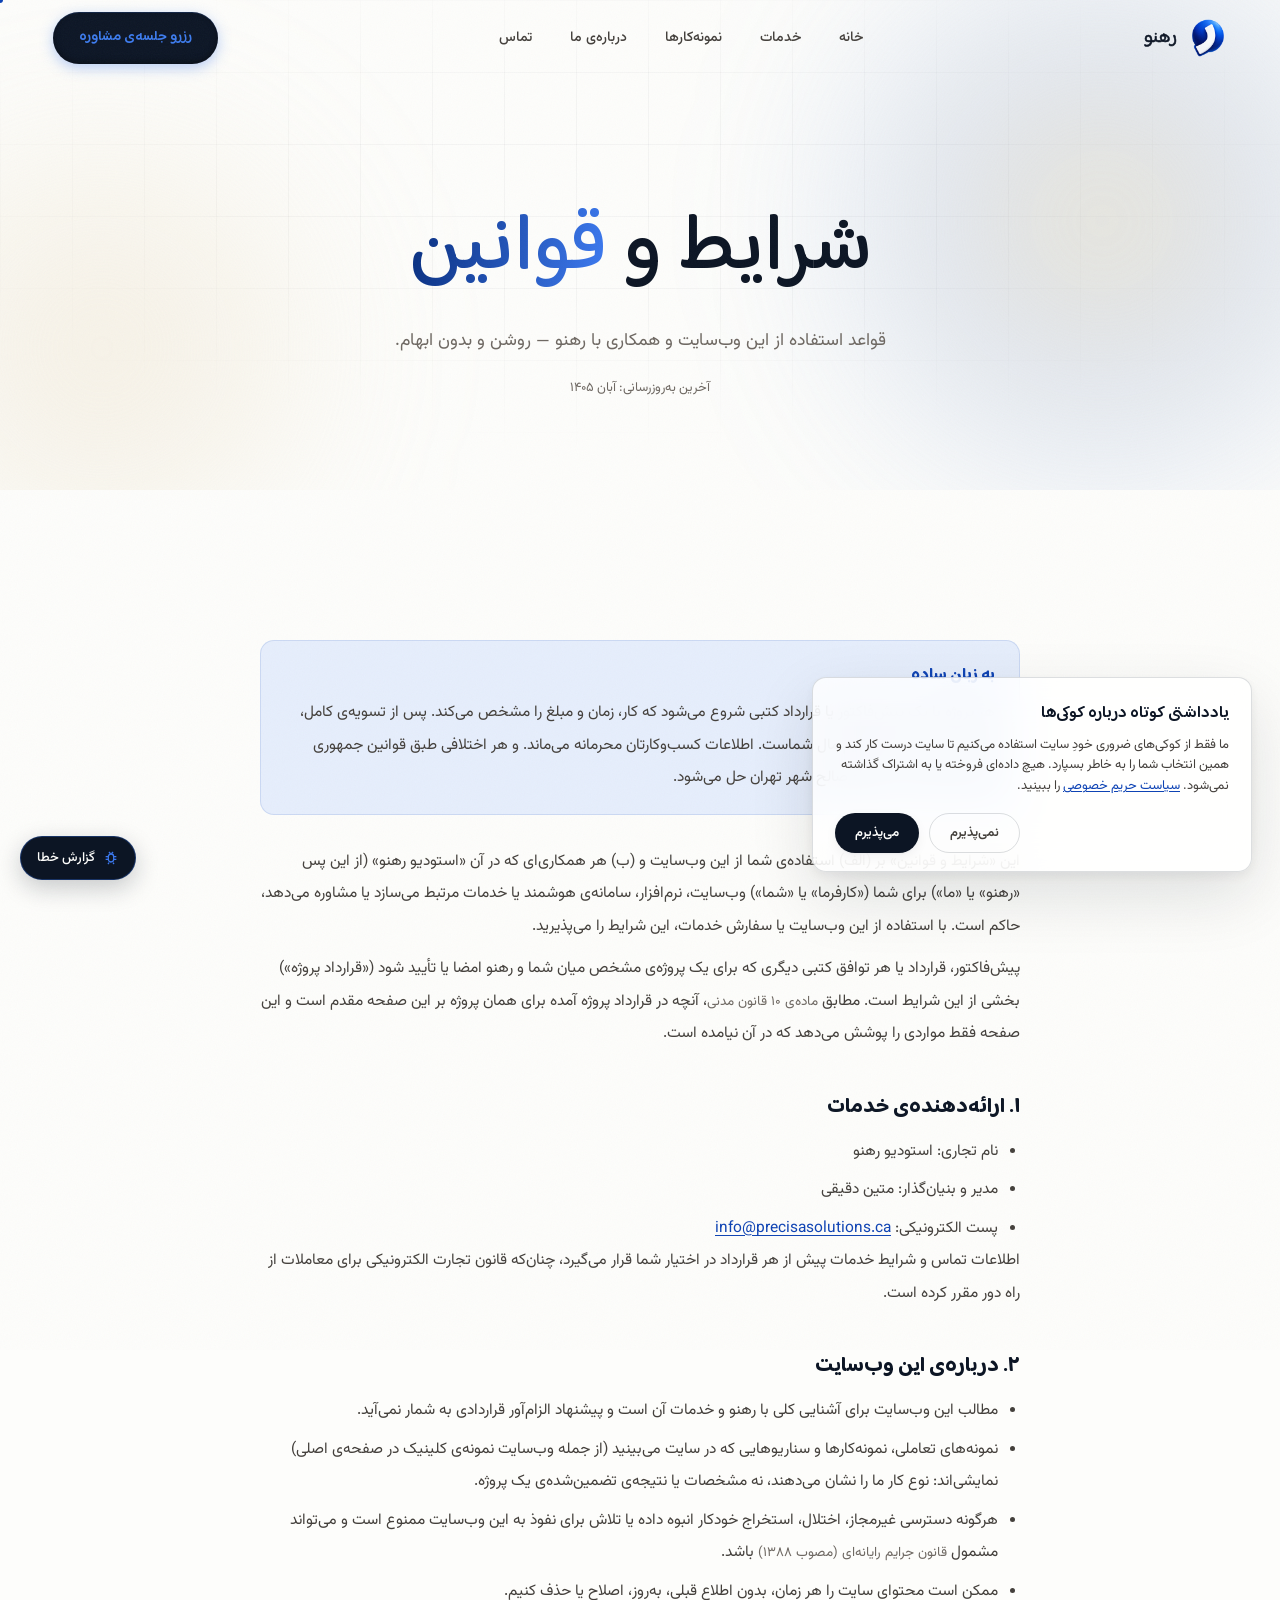
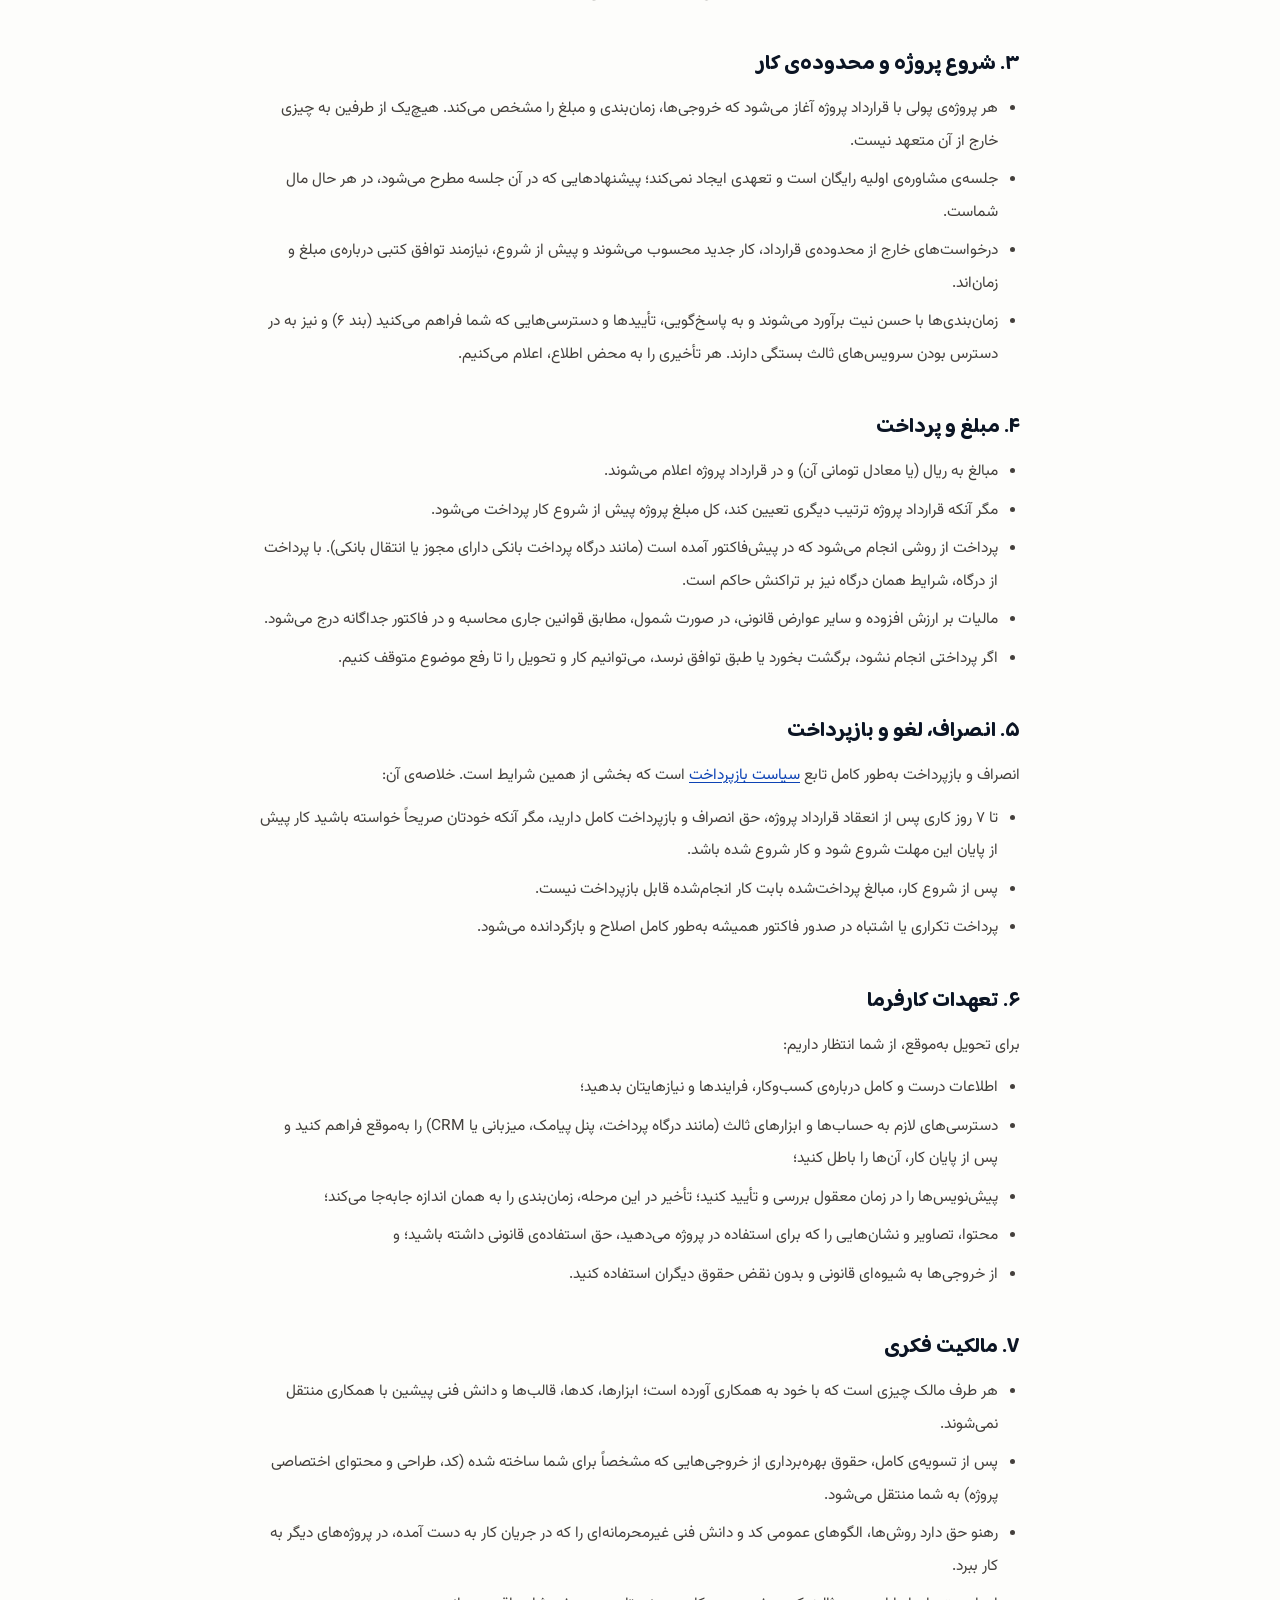
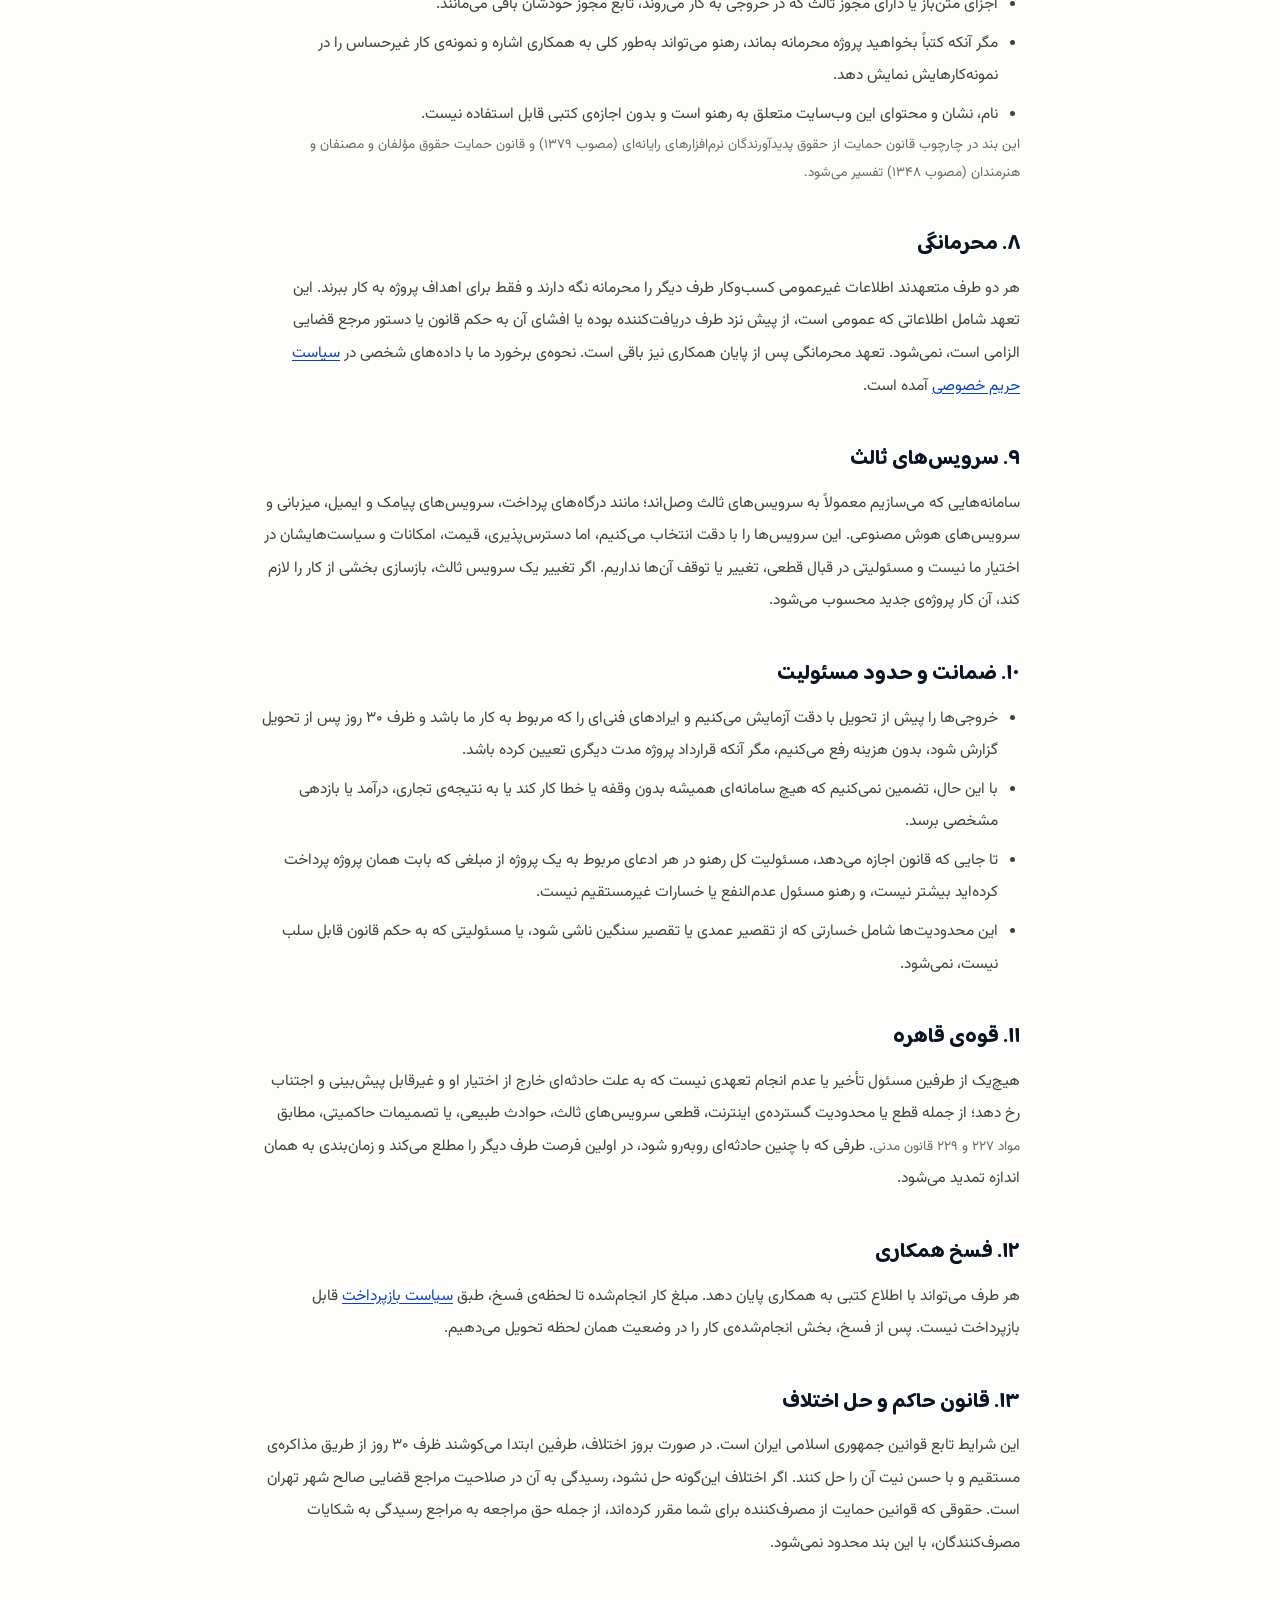
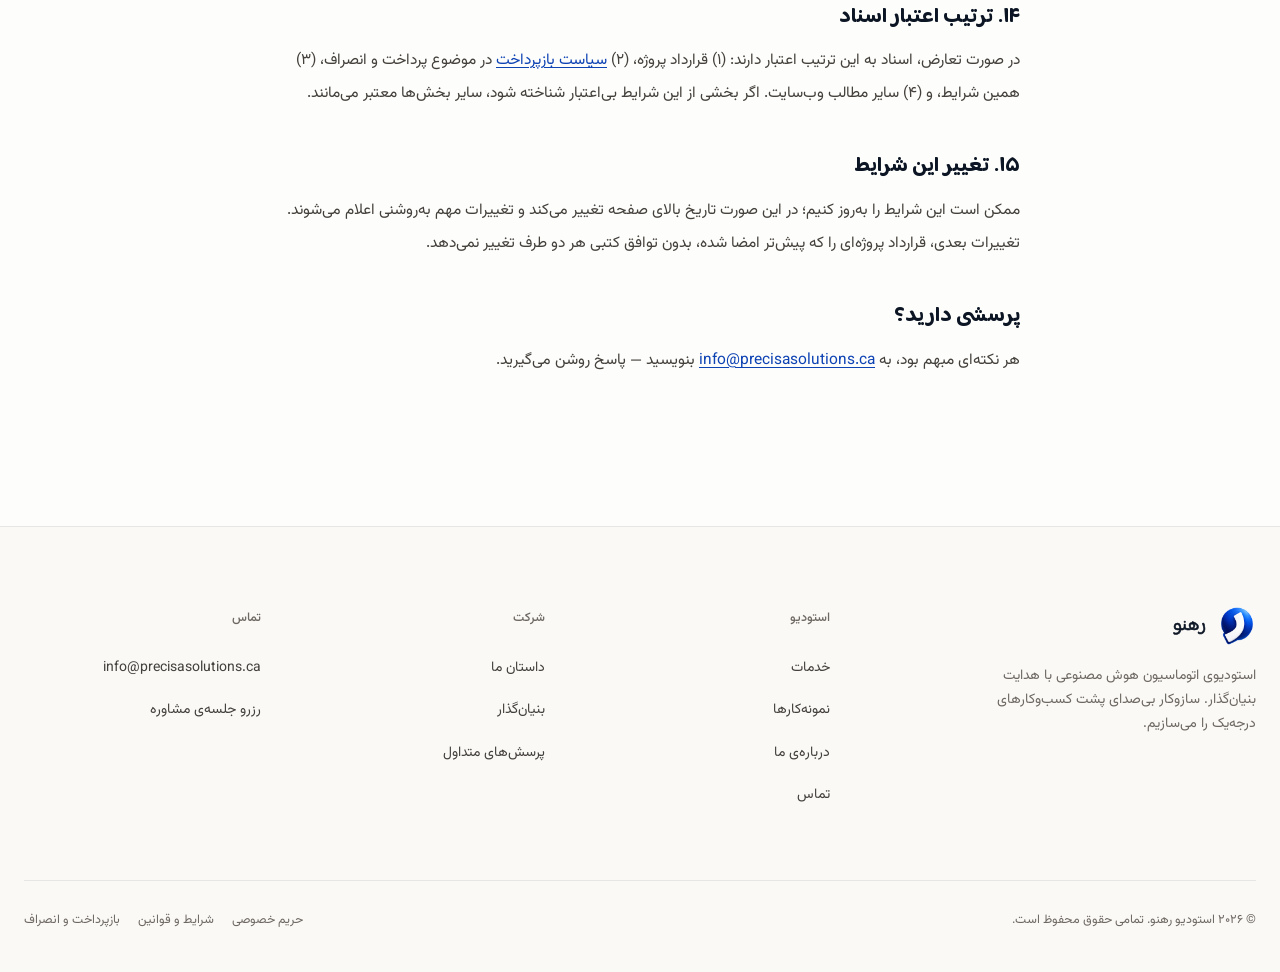
<file: terms.html>
<!DOCTYPE html>
<html lang="fa" dir="rtl">
<head>
<meta charset="UTF-8" />
<meta name="viewport" content="width=device-width, initial-scale=1.0" />
<meta http-equiv="Content-Security-Policy" content="default-src 'self'; script-src 'self'; style-src 'self' 'unsafe-inline'; font-src 'self'; img-src 'self' data:; connect-src 'self'; base-uri 'self'; form-action 'self'; object-src 'none'; frame-src 'none'" />
<meta name="referrer" content="strict-origin-when-cross-origin" />
<title>شرایط و قوانین استفاده | رهنو</title>
<meta name="description" content="شرایط استفاده از وب‌سایت رهنو و قواعد همکاری در پروژه‌های طراحی وب‌سایت و سامانه‌های هوشمند، بر پایه‌ی قوانین جمهوری اسلامی ایران." />
<link rel="icon" type="image/png" sizes="32x32" href="images/rahno-favicon-32.png?v=c6a90423" />
<link rel="icon" type="image/png" sizes="192x192" href="images/rahno-favicon-192.png?v=aa01a1bd" />
<link rel="apple-touch-icon" href="images/rahno-favicon-180.png?v=b11100e2" />
<link rel="stylesheet" href="assets/styles.css?v=d7fb3064" />
<link rel="stylesheet" href="assets/enhance.css?v=0a8f33a8" />
<link rel="stylesheet" href="assets/fa.css?v=77e7d172" />
</head>
<body>

<a class="skip-link" href="#main">رفتن به محتوا</a>


<div class="grain" aria-hidden="true"></div>
<div class="cursor-dot" id="cursorDot" aria-hidden="true"></div>
<div class="cursor-ring" id="cursorRing" aria-hidden="true"></div>
<div class="scroll-progress" aria-hidden="true"><i id="progressBar"></i></div>

<nav class="nav" id="nav" aria-label="منوی اصلی">
  <div class="nav-inner">
    <a href="index.html" class="nav-logo" aria-label="رهنو — صفحه‌ی اصلی">
      <img class="brand-mark" src="images/rahno-mark.png?v=42c17253" alt="" aria-hidden="true" />
      <span class="wm-text">رهنو</span>
    </a>
    <ul class="nav-links">
      <li><a href="index.html">خانه</a></li>
      <li><a href="services.html">خدمات</a></li>
      <li><a href="projects.html">نمونه‌کارها</a></li>
      <li><a href="about.html">درباره‌ی ما</a></li>
      <li><a href="contact.html">تماس</a></li>
    </ul>
    <div class="nav-right">
      <a href="contact.html" class="nav-cta magnetic">رزرو جلسه‌ی مشاوره</a>
      <button class="nav-burger" id="burger" aria-label="باز کردن منو" aria-expanded="false">
        <span></span><span></span><span></span>
      </button>
    </div>
  </div>
</nav>

<div class="mobile-menu" id="mobileMenu">
  <a href="index.html">خانه</a>
  <a href="services.html">خدمات</a>
  <a href="projects.html">نمونه‌کارها</a>
  <a href="about.html">درباره‌ی ما</a>
  <a href="contact.html">تماس</a>
  <a href="contact.html" class="build-link">رزرو جلسه‌ی مشاوره</a>
</div>

<!-- ============ PAGE HERO ============ -->
<header class="page-hero page-enter">
  <div class="hero-grid" aria-hidden="true"></div>
  <div class="orb orb-1" aria-hidden="true"></div>
  <div class="orb orb-2" aria-hidden="true"></div>
  <div class="container page-hero-inner">
    <h1>شرایط و <span class="gold-word">قوانین</span></h1>
    <p class="section-sub">قواعد استفاده از این وب‌سایت و همکاری با رهنو — روشن و بدون ابهام.</p>
    <p class="section-sub legal-updated">آخرین به‌روزرسانی: آبان ۱۴۰۵</p>
  </div>
</header>

<main id="main">
<section class="section">
  <div class="container legal-prose">
<div class="legal-summary"><b>به زبان ساده</b>
<p>هر پروژه با یک پیش‌فاکتور یا قرارداد کتبی شروع می‌شود که کار، زمان و مبلغ را مشخص می‌کند. پس از تسویه‌ی کامل، کاری که برایتان ساخته‌ایم مال شماست. اطلاعات کسب‌وکارتان محرمانه می‌ماند. و هر اختلافی طبق قوانین جمهوری اسلامی ایران و در مراجع صالح شهر تهران حل می‌شود.</p></div>

<p>این «شرایط و قوانین» بر (الف) استفاده‌ی شما از این وب‌سایت و (ب) هر همکاری‌ای که در آن «استودیو رهنو» (از این پس «رهنو» یا «ما») برای شما («کارفرما» یا «شما») وب‌سایت، نرم‌افزار، سامانه‌ی هوشمند یا خدمات مرتبط می‌سازد یا مشاوره می‌دهد، حاکم است. با استفاده از این وب‌سایت یا سفارش خدمات، این شرایط را می‌پذیرید.</p>
<p>پیش‌فاکتور، قرارداد یا هر توافق کتبی دیگری که برای یک پروژه‌ی مشخص میان شما و رهنو امضا یا تأیید شود («قرارداد پروژه») بخشی از این شرایط است. مطابق <span class="legal-law">ماده‌ی ۱۰ قانون مدنی</span>، آنچه در قرارداد پروژه آمده برای همان پروژه بر این صفحه مقدم است و این صفحه فقط مواردی را پوشش می‌دهد که در آن نیامده است.</p>

<h2>۱. ارائه‌دهنده‌ی خدمات</h2>
<ul>
<li>نام تجاری: استودیو رهنو</li>
<li>مدیر و بنیان‌گذار: متین دقیقی</li>
<li>پست الکترونیکی: <a href="mailto:info@precisasolutions.ca" dir="ltr">info@precisasolutions.ca</a></li>
</ul>
<p>اطلاعات تماس و شرایط خدمات پیش از هر قرارداد در اختیار شما قرار می‌گیرد، چنان‌که قانون تجارت الکترونیکی برای معاملات از راه دور مقرر کرده است.</p>

<h2>۲. درباره‌ی این وب‌سایت</h2>
<ul>
<li>مطالب این وب‌سایت برای آشنایی کلی با رهنو و خدمات آن است و پیشنهاد الزام‌آور قراردادی به شمار نمی‌آید.</li>
<li>نمونه‌های تعاملی، نمونه‌کارها و سناریوهایی که در سایت می‌بینید (از جمله وب‌سایت نمونه‌ی کلینیک در صفحه‌ی اصلی) نمایشی‌اند: نوع کار ما را نشان می‌دهند، نه مشخصات یا نتیجه‌ی تضمین‌شده‌ی یک پروژه.</li>
<li>هرگونه دسترسی غیرمجاز، اختلال، استخراج خودکار انبوه داده یا تلاش برای نفوذ به این وب‌سایت ممنوع است و می‌تواند مشمول <span class="legal-law">قانون جرایم رایانه‌ای (مصوب ۱۳۸۸)</span> باشد.</li>
<li>ممکن است محتوای سایت را هر زمان، بدون اطلاع قبلی، به‌روز، اصلاح یا حذف کنیم.</li>
</ul>

<h2>۳. شروع پروژه و محدوده‌ی کار</h2>
<ul>
<li>هر پروژه‌ی پولی با قرارداد پروژه آغاز می‌شود که خروجی‌ها، زمان‌بندی و مبلغ را مشخص می‌کند. هیچ‌یک از طرفین به چیزی خارج از آن متعهد نیست.</li>
<li>جلسه‌ی مشاوره‌ی اولیه رایگان است و تعهدی ایجاد نمی‌کند؛ پیشنهادهایی که در آن جلسه مطرح می‌شود، در هر حال مال شماست.</li>
<li>درخواست‌های خارج از محدوده‌ی قرارداد، کار جدید محسوب می‌شوند و پیش از شروع، نیازمند توافق کتبی درباره‌ی مبلغ و زمان‌اند.</li>
<li>زمان‌بندی‌ها با حسن نیت برآورد می‌شوند و به پاسخ‌گویی، تأییدها و دسترسی‌هایی که شما فراهم می‌کنید (بند ۶) و نیز به در دسترس بودن سرویس‌های ثالث بستگی دارند. هر تأخیری را به محض اطلاع، اعلام می‌کنیم.</li>
</ul>

<h2>۴. مبلغ و پرداخت</h2>
<ul>
<li>مبالغ به ریال (یا معادل تومانی آن) و در قرارداد پروژه اعلام می‌شوند.</li>
<li>مگر آنکه قرارداد پروژه ترتیب دیگری تعیین کند، کل مبلغ پروژه پیش از شروع کار پرداخت می‌شود.</li>
<li>پرداخت از روشی انجام می‌شود که در پیش‌فاکتور آمده است (مانند درگاه پرداخت بانکی دارای مجوز یا انتقال بانکی). با پرداخت از درگاه، شرایط همان درگاه نیز بر تراکنش حاکم است.</li>
<li>مالیات بر ارزش افزوده و سایر عوارض قانونی، در صورت شمول، مطابق قوانین جاری محاسبه و در فاکتور جداگانه درج می‌شود.</li>
<li>اگر پرداختی انجام نشود، برگشت بخورد یا طبق توافق نرسد، می‌توانیم کار و تحویل را تا رفع موضوع متوقف کنیم.</li>
</ul>

<h2>۵. انصراف، لغو و بازپرداخت</h2>
<p>انصراف و بازپرداخت به‌طور کامل تابع <a href="refund.html">سیاست بازپرداخت</a> است که بخشی از همین شرایط است. خلاصه‌ی آن:</p>
<ul>
<li>تا ۷ روز کاری پس از انعقاد قرارداد پروژه، حق انصراف و بازپرداخت کامل دارید، مگر آنکه خودتان صریحاً خواسته باشید کار پیش از پایان این مهلت شروع شود و کار شروع شده باشد.</li>
<li>پس از شروع کار، مبالغ پرداخت‌شده بابت کار انجام‌شده قابل بازپرداخت نیست.</li>
<li>پرداخت تکراری یا اشتباه در صدور فاکتور همیشه به‌طور کامل اصلاح و بازگردانده می‌شود.</li>
</ul>

<h2>۶. تعهدات کارفرما</h2>
<p>برای تحویل به‌موقع، از شما انتظار داریم:</p>
<ul>
<li>اطلاعات درست و کامل درباره‌ی کسب‌وکار، فرایندها و نیازهایتان بدهید؛</li>
<li>دسترسی‌های لازم به حساب‌ها و ابزارهای ثالث (مانند درگاه پرداخت، پنل پیامک، میزبانی یا CRM) را به‌موقع فراهم کنید و پس از پایان کار، آن‌ها را باطل کنید؛</li>
<li>پیش‌نویس‌ها را در زمان معقول بررسی و تأیید کنید؛ تأخیر در این مرحله، زمان‌بندی را به همان اندازه جابه‌جا می‌کند؛</li>
<li>محتوا، تصاویر و نشان‌هایی را که برای استفاده در پروژه می‌دهید، حق استفاده‌ی قانونی داشته باشید؛ و</li>
<li>از خروجی‌ها به شیوه‌ای قانونی و بدون نقض حقوق دیگران استفاده کنید.</li>
</ul>

<h2>۷. مالکیت فکری</h2>
<ul>
<li>هر طرف مالک چیزی است که با خود به همکاری آورده است؛ ابزارها، کدها، قالب‌ها و دانش فنی پیشین با همکاری منتقل نمی‌شوند.</li>
<li>پس از تسویه‌ی کامل، حقوق بهره‌برداری از خروجی‌هایی که مشخصاً برای شما ساخته شده (کد، طراحی و محتوای اختصاصی پروژه) به شما منتقل می‌شود.</li>
<li>رهنو حق دارد روش‌ها، الگوهای عمومی کد و دانش فنی غیرمحرمانه‌ای را که در جریان کار به دست آمده، در پروژه‌های دیگر به کار ببرد.</li>
<li>اجزای متن‌باز یا دارای مجوز ثالث که در خروجی به کار می‌روند، تابع مجوز خودشان باقی می‌مانند.</li>
<li>مگر آنکه کتباً بخواهید پروژه محرمانه بماند، رهنو می‌تواند به‌طور کلی به همکاری اشاره و نمونه‌ی کار غیرحساس را در نمونه‌کارهایش نمایش دهد.</li>
<li>نام، نشان و محتوای این وب‌سایت متعلق به رهنو است و بدون اجازه‌ی کتبی قابل استفاده نیست.</li>
</ul>
<p class="legal-law">این بند در چارچوب قانون حمایت از حقوق پدیدآورندگان نرم‌افزارهای رایانه‌ای (مصوب ۱۳۷۹) و قانون حمایت حقوق مؤلفان و مصنفان و هنرمندان (مصوب ۱۳۴۸) تفسیر می‌شود.</p>

<h2>۸. محرمانگی</h2>
<p>هر دو طرف متعهدند اطلاعات غیرعمومی کسب‌وکار طرف دیگر را محرمانه نگه دارند و فقط برای اهداف پروژه به کار ببرند. این تعهد شامل اطلاعاتی که عمومی است، از پیش نزد طرف دریافت‌کننده بوده یا افشای آن به حکم قانون یا دستور مرجع قضایی الزامی است، نمی‌شود. تعهد محرمانگی پس از پایان همکاری نیز باقی است. نحوه‌ی برخورد ما با داده‌های شخصی در <a href="privacy.html">سیاست حریم خصوصی</a> آمده است.</p>

<h2>۹. سرویس‌های ثالث</h2>
<p>سامانه‌هایی که می‌سازیم معمولاً به سرویس‌های ثالث وصل‌اند؛ مانند درگاه‌های پرداخت، سرویس‌های پیامک و ایمیل، میزبانی و سرویس‌های هوش مصنوعی. این سرویس‌ها را با دقت انتخاب می‌کنیم، اما دسترس‌پذیری، قیمت، امکانات و سیاست‌هایشان در اختیار ما نیست و مسئولیتی در قبال قطعی، تغییر یا توقف آن‌ها نداریم. اگر تغییر یک سرویس ثالث، بازسازی بخشی از کار را لازم کند، آن کار پروژه‌ی جدید محسوب می‌شود.</p>

<h2>۱۰. ضمانت و حدود مسئولیت</h2>
<ul>
<li>خروجی‌ها را پیش از تحویل با دقت آزمایش می‌کنیم و ایرادهای فنی‌ای را که مربوط به کار ما باشد و ظرف ۳۰ روز پس از تحویل گزارش شود، بدون هزینه رفع می‌کنیم، مگر آنکه قرارداد پروژه مدت دیگری تعیین کرده باشد.</li>
<li>با این حال، تضمین نمی‌کنیم که هیچ سامانه‌ای همیشه بدون وقفه یا خطا کار کند یا به نتیجه‌ی تجاری، درآمد یا بازدهی مشخصی برسد.</li>
<li>تا جایی که قانون اجازه می‌دهد، مسئولیت کل رهنو در هر ادعای مربوط به یک پروژه از مبلغی که بابت همان پروژه پرداخت کرده‌اید بیشتر نیست، و رهنو مسئول عدم‌النفع یا خسارات غیرمستقیم نیست.</li>
<li>این محدودیت‌ها شامل خسارتی که از تقصیر عمدی یا تقصیر سنگین ناشی شود، یا مسئولیتی که به حکم قانون قابل سلب نیست، نمی‌شود.</li>
</ul>

<h2>۱۱. قوه‌ی قاهره</h2>
<p>هیچ‌یک از طرفین مسئول تأخیر یا عدم انجام تعهدی نیست که به علت حادثه‌ای خارج از اختیار او و غیرقابل پیش‌بینی و اجتناب رخ دهد؛ از جمله قطع یا محدودیت گسترده‌ی اینترنت، قطعی سرویس‌های ثالث، حوادث طبیعی، یا تصمیمات حاکمیتی، مطابق <span class="legal-law">مواد ۲۲۷ و ۲۲۹ قانون مدنی</span>. طرفی که با چنین حادثه‌ای روبه‌رو شود، در اولین فرصت طرف دیگر را مطلع می‌کند و زمان‌بندی به همان اندازه تمدید می‌شود.</p>

<h2>۱۲. فسخ همکاری</h2>
<p>هر طرف می‌تواند با اطلاع کتبی به همکاری پایان دهد. مبلغ کار انجام‌شده تا لحظه‌ی فسخ، طبق <a href="refund.html">سیاست بازپرداخت</a> قابل بازپرداخت نیست. پس از فسخ، بخش انجام‌شده‌ی کار را در وضعیت همان لحظه تحویل می‌دهیم.</p>

<h2>۱۳. قانون حاکم و حل اختلاف</h2>
<p>این شرایط تابع قوانین جمهوری اسلامی ایران است. در صورت بروز اختلاف، طرفین ابتدا می‌کوشند ظرف ۳۰ روز از طریق مذاکره‌ی مستقیم و با حسن نیت آن را حل کنند. اگر اختلاف این‌گونه حل نشود، رسیدگی به آن در صلاحیت مراجع قضایی صالح شهر تهران است. حقوقی که قوانین حمایت از مصرف‌کننده برای شما مقرر کرده‌اند، از جمله حق مراجعه به مراجع رسیدگی به شکایات مصرف‌کنندگان، با این بند محدود نمی‌شود.</p>

<h2>۱۴. ترتیب اعتبار اسناد</h2>
<p>در صورت تعارض، اسناد به این ترتیب اعتبار دارند: (۱) قرارداد پروژه، (۲) <a href="refund.html">سیاست بازپرداخت</a> در موضوع پرداخت و انصراف، (۳) همین شرایط، و (۴) سایر مطالب وب‌سایت. اگر بخشی از این شرایط بی‌اعتبار شناخته شود، سایر بخش‌ها معتبر می‌مانند.</p>

<h2>۱۵. تغییر این شرایط</h2>
<p>ممکن است این شرایط را به‌روز کنیم؛ در این صورت تاریخ بالای صفحه تغییر می‌کند و تغییرات مهم به‌روشنی اعلام می‌شوند. تغییرات بعدی، قرارداد پروژه‌ای را که پیش‌تر امضا شده، بدون توافق کتبی هر دو طرف تغییر نمی‌دهد.</p>

<h2>پرسشی دارید؟</h2>
<p>هر نکته‌ای مبهم بود، به <a href="mailto:info@precisasolutions.ca" dir="ltr">info@precisasolutions.ca</a> بنویسید — پاسخ روشن می‌گیرید.</p>
  </div>
</section>
</main>

<footer class="footer">
  <div class="container">
    <div class="footer-top">
      <div class="footer-brand">
        <a href="index.html" class="nav-logo" aria-label="رهنو — صفحه‌ی اصلی">
          <img class="brand-mark" src="images/rahno-mark.png?v=42c17253" alt="" aria-hidden="true" />
          <span class="wm-text">رهنو</span>
        </a>
        <p>استودیوی اتوماسیون هوش مصنوعی با هدایت بنیان‌گذار. سازوکار بی‌صدای پشت کسب‌وکارهای درجه‌یک را می‌سازیم.</p>
      </div>
      <div>
        <h4>استودیو</h4>
        <ul>
          <li><a href="services.html">خدمات</a></li>
          <li><a href="projects.html">نمونه‌کارها</a></li>
          <li><a href="about.html">درباره‌ی ما</a></li>
          <li><a href="contact.html">تماس</a></li>
        </ul>
      </div>
      <div>
        <h4>شرکت</h4>
        <ul>
          <li><a href="about.html">داستان ما</a></li>
          <li><a href="about.html#founder">بنیان‌گذار</a></li>
          <li><a href="contact.html#faq">پرسش‌های متداول</a></li>
        </ul>
      </div>
      <div>
        <h4>تماس</h4>
        <ul>
          <li><a href="mailto:info@precisasolutions.ca" dir="ltr">info@precisasolutions.ca</a></li>
          <li><a href="contact.html">رزرو جلسه‌ی مشاوره</a></li>
        </ul>
      </div>
    </div>

    <div class="footer-bottom">
      <span>© ۲۰۲۶ استودیو رهنو. تمامی حقوق محفوظ است.</span>
      <span class="footer-legal">
        <a href="privacy.html">حریم خصوصی</a>
        <a href="terms.html">شرایط و قوانین</a>
        <a href="refund.html">بازپرداخت و انصراف</a>
      </span>
    </div>
  </div>
</footer>

<script src="assets/observe.js?v=75a89b3e"></script>
<script src="assets/cookies.js?v=0660cf55"></script>
<script src="assets/main.js?v=b4c757e2"></script>
</body>
</html>
</file>
<file: assets/styles.css>
/* ============================================================
   Precisa Solutions — Shared Design System
   ============================================================ */
:root {
  --bg:            #FDFDFB;
  --bg-warm:       #FAF9F6;
  --ink:           #0C1524;
  --ink-soft:      #44403C;
  --ink-mute:      #6E6862;
  --gold:          #0E43B4;
  --gold-bright:   #3B78EE;
  --gold-pale:     #E6EEFC;
  --gold-glow:     rgba(59,120,238,.35);
  --border:        rgba(12,21,36, 0.08);
  --border-strong: rgba(12,21,36, 0.14);
  --glass:         rgba(255, 255, 255, 0.62);
  --glass-strong:  rgba(255, 255, 255, 0.82);
  --shadow-sm:     0 1px 2px rgba(12,21,36,.04), 0 4px 12px rgba(12,21,36,.05);
  --shadow-md:     0 2px 6px rgba(12,21,36,.05), 0 12px 32px rgba(12,21,36,.08);
  --shadow-lg:     0 4px 12px rgba(12,21,36,.06), 0 24px 64px rgba(12,21,36,.12);
  --shadow-gold:   0 8px 40px rgba(20,70,200, 0.28);
  --ease-luxe:     cubic-bezier(0.22, 1, 0.36, 1);
  --ease-soft:     cubic-bezier(0.4, 0, 0.2, 1);
  --font-display:  'Fraunces', Georgia, serif;
  --font-brand:    'Italiana', 'Fraunces', Georgia, serif;
  --font-body:     'Inter', -apple-system, sans-serif;
  --font-mono:     'JetBrains Mono', monospace;
  --radius:        24px;
  --radius-sm:     14px;
  --nav-h:         76px;
  --noise: url("data:image/svg+xml,%3Csvg xmlns='http://www.w3.org/2000/svg' width='140' height='140' viewBox='0 0 140 140'%3E%3Cfilter id='n'%3E%3CfeTurbulence type='fractalNoise' baseFrequency='0.85' numOctaves='3' stitchTiles='stitch'/%3E%3C/filter%3E%3Crect width='140' height='140' filter='url(%23n)'/%3E%3C/svg%3E");
}

*, *::before, *::after { margin: 0; padding: 0; box-sizing: border-box; }

html { scroll-behavior: smooth; }

body {
  font-family: var(--font-body);
  background: var(--bg);
  color: var(--ink);
  font-size: 16px;
  line-height: 1.65;
  -webkit-font-smoothing: antialiased;
  overflow-x: hidden;
}
body.locked { overflow: hidden; }

::selection { background: var(--gold-pale); color: var(--ink); }

img, svg { display: block; }
svg[hidden] { display: none; }
a { color: inherit; text-decoration: none; }
button { font-family: inherit; border: none; background: none; cursor: pointer; -webkit-appearance: none; appearance: none; }
input, textarea, select { font-family: inherit; }

.skip-link {
  position: fixed;
  top: -60px; left: 16px;
  z-index: 10001;
  padding: 12px 22px;
  border-radius: 100px;
  background: var(--ink);
  color: #FDFDFB;
  font-size: 13.5px; font-weight: 600;
  transition: top .3s var(--ease-soft);
}
.skip-link:focus { top: 14px; }

:focus-visible {
  outline: 2px solid var(--gold);
  outline-offset: 3px;
  border-radius: 4px;
}

/* ============================================================
   Grain overlay
   ============================================================ */
.grain {
  position: fixed; inset: -50%;
  width: 200%; height: 200%;
  pointer-events: none;
  z-index: 9990;
  opacity: .035;
  background-image: var(--noise);
  animation: grain-shift 9s steps(6) infinite;
}
@keyframes grain-shift {
  0%,100% { transform: translate(0,0); }
  20% { transform: translate(-2%,3%); }
  40% { transform: translate(3%,-2%); }
  60% { transform: translate(-3%,-3%); }
  80% { transform: translate(2%,2%); }
}

/* ============================================================
   Preloader (home only)
   ============================================================ */
.preloader {
  position: fixed; inset: 0;
  background: linear-gradient(180deg, #FFFFFF, var(--bg-warm));
  z-index: 10000;
  display: flex; flex-direction: column;
  align-items: center; justify-content: center;
  transition: transform 1s var(--ease-luxe);
}
.preloader.done { transform: translateY(-101%); }
.preloader-lockup { display: flex; flex-direction: column; align-items: center; gap: 10px; }
.preloader-word {
  font-family: var(--font-brand);
  font-size: clamp(1.7rem, 5.5vw, 3.6rem);
  letter-spacing: .26em;
  color: var(--ink);
  display: flex;
  overflow: hidden;
  padding-left: .26em;   /* balance trailing letter-spacing so it reads centered */
}
.preloader-sub {
  font-family: var(--font-mono);
  font-size: clamp(9px, 1.4vw, 12px);
  letter-spacing: .5em;
  text-transform: uppercase;
  color: var(--gold);
  padding-left: .5em;
  opacity: 0;
  animation: pl-sub-in .55s var(--ease-luxe) .32s forwards;
}
@keyframes pl-sub-in { to { opacity: 1; } }
/* the last letter must settle inside main.js's 1100ms FLOOR, or the
   wordmark gets cut off mid-rise: .23s delay + .6s = .83s, leaving a
   short beat on the finished lockup before the panel lifts */
.preloader-word span {
  display: inline-block;
  transform: translateY(120%);
  animation: letter-up .6s var(--ease-luxe) forwards;
}
.preloader-word span:nth-child(1)  { animation-delay: .020s; }
.preloader-word span:nth-child(2)  { animation-delay: .055s; }
.preloader-word span:nth-child(3)  { animation-delay: .090s; }
.preloader-word span:nth-child(4)  { animation-delay: .125s; }
.preloader-word span:nth-child(5)  { animation-delay: .160s; }
.preloader-word span:nth-child(6)  { animation-delay: .195s; }
.preloader-word span:nth-child(7)  { animation-delay: .230s; }
.preloader-word span:nth-child(8)  { animation-delay: .265s; }
.preloader-word span:nth-child(9)  { animation-delay: .300s; }
.preloader-word span:nth-child(10) { animation-delay: .335s; }
.preloader-word span:nth-child(11) { animation-delay: .370s; }
.preloader-word span.gold { color: var(--gold); }
@keyframes letter-up { to { transform: translateY(0); } }

/* Page entrance for sub-pages */
.page-enter { animation: page-in .9s var(--ease-luxe) both; }
@keyframes page-in {
  from { opacity: 0; transform: translateY(26px); }
  to   { opacity: 1; transform: translateY(0); }
}

/* ============================================================
   Custom cursor
   ============================================================ */
.cursor-dot, .cursor-ring {
  position: fixed; top: 0; left: 0;
  pointer-events: none;
  z-index: 9999;
  border-radius: 50%;
  transform: translate(-50%, -50%);
}
.cursor-dot { width: 6px; height: 6px; background: var(--gold); transition: opacity .3s; }
.cursor-ring {
  width: 38px; height: 38px;
  border: 1px solid rgba(11,63,176, 0.5);
  transition: width .35s var(--ease-soft), height .35s var(--ease-soft),
              border-color .35s, background .35s, opacity .3s;
}
.cursor-ring.grow {
  width: 46px; height: 46px;
  background: rgba(47,107,224,.08);
  border-color: rgba(11,63,176,.8);
}
@media (hover: none), (pointer: coarse) {
  .cursor-dot, .cursor-ring { display: none; }
}

/* ============================================================
   Scroll progress
   ============================================================ */
.scroll-progress {
  position: fixed; top: 0; left: 0;
  width: 100%; height: 2px;
  z-index: 9995;
}
.scroll-progress i {
  display: block; height: 100%;
  background: linear-gradient(90deg, var(--gold-bright), var(--gold));
  transform-origin: left;
  transform: scaleX(0);
}

/* ============================================================
   Navigation
   ============================================================ */
.nav {
  position: fixed; top: 0; left: 0; right: 0;
  z-index: 9000;
  height: var(--nav-h);
  display: flex; align-items: center;
  transition: all .5s var(--ease-luxe);
}
.nav-inner {
  width: min(1240px, calc(100% - 48px));
  margin: 0 auto;
  display: flex; align-items: center; justify-content: space-between;
  padding: 10px 28px;
  border-radius: 100px;
  border: 1px solid transparent;
  transition: all .5s var(--ease-luxe);
}
.nav.scrolled .nav-inner {
  background: var(--glass-strong);
  backdrop-filter: blur(20px) saturate(1.4);
  -webkit-backdrop-filter: blur(20px) saturate(1.4);
  border-color: var(--border);
  box-shadow: var(--shadow-md);
}
.nav-logo {
  display: flex; align-items: center; gap: 12px;
  font-family: var(--font-brand);
  font-size: 1.22rem; font-weight: 400;
  letter-spacing: .15em;
  white-space: nowrap;
  -webkit-text-stroke: .55px currentColor;
  paint-order: stroke fill;
}
.wm-gold { color: var(--gold); }
.nav-logo .brand-mark {
  width: 38px; height: 38px; object-fit: contain;
  flex-shrink: 0;
  filter: drop-shadow(0 2px 6px rgba(20,70,200,.22));
}
.nav-links {
  display: flex; gap: 6px; align-items: center;
  list-style: none;
}
.nav-links a {
  position: relative;
  padding: 12px 16px;
  font-size: 14px; font-weight: 500;
  color: var(--ink-soft);
  letter-spacing: .01em;
  transition: color .3s;
  cursor: pointer;
}
.nav-links a::after {
  content: '';
  position: absolute; left: 16px; right: 16px; bottom: 6px;
  height: 1px;
  background: var(--gold);
  transform: scaleX(0);
  transform-origin: right;
  transition: transform .45s var(--ease-luxe);
}
.nav-links a:hover { color: var(--ink); }
.nav-links a:hover::after { transform: scaleX(1); transform-origin: left; }
.nav-links a.active { color: var(--ink); }
.nav-links a.active::after { transform: scaleX(1); }

.nav-right { display: flex; align-items: center; gap: 10px; }
.nav-portal {
  width: 46px; height: 46px;
  border-radius: 50%;
  display: flex; align-items: center; justify-content: center;
  border: 1px solid var(--border-strong);
  color: var(--ink-soft);
  background: var(--glass);
  transition: all .4s var(--ease-luxe);
  cursor: pointer;
}
.nav-portal:hover {
  color: var(--gold);
  border-color: var(--gold-bright);
  transform: translateY(-2px);
  box-shadow: var(--shadow-sm);
}

.nav-burger {
  display: none;
  width: 44px; height: 44px;
  flex-direction: column;
  align-items: center; justify-content: center;
  gap: 6px;
  cursor: pointer;
}
.nav-burger span {
  width: 22px; height: 1.5px;
  background: var(--ink);
  transition: transform .4s var(--ease-luxe), opacity .3s;
}
.nav-burger.open span:nth-child(1) { transform: translateY(7.5px) rotate(45deg); }
.nav-burger.open span:nth-child(2) { opacity: 0; }
.nav-burger.open span:nth-child(3) { transform: translateY(-7.5px) rotate(-45deg); }

.mobile-menu {
  position: fixed; inset: 0;
  background: var(--bg);
  z-index: 8900;
  display: flex; flex-direction: column;
  align-items: center; justify-content: center;
  gap: 6px;
  opacity: 0; visibility: hidden;
  transition: opacity .5s var(--ease-soft), visibility .5s;
}
.mobile-menu.open { opacity: 1; visibility: visible; }
.mobile-menu a {
  font-family: var(--font-display);
  font-size: clamp(1.8rem, 7vw, 2.8rem);
  padding: 8px 24px;
  color: var(--ink);
  opacity: 0; transform: translateY(24px);
  transition: opacity .5s var(--ease-luxe), transform .5s var(--ease-luxe), color .3s;
  cursor: pointer;
}
.mobile-menu.open a { opacity: 1; transform: translateY(0); }
.mobile-menu.open a:nth-child(1) { transition-delay: .08s; }
.mobile-menu.open a:nth-child(2) { transition-delay: .14s; }
.mobile-menu.open a:nth-child(3) { transition-delay: .20s; }
.mobile-menu.open a:nth-child(4) { transition-delay: .26s; }
.mobile-menu.open a:nth-child(5) { transition-delay: .32s; }
.mobile-menu.open a:nth-child(6) { transition-delay: .38s; }
.mobile-menu a:hover { color: var(--gold); font-style: italic; }
.mobile-menu a.portal-link {
  font-family: var(--font-mono);
  font-size: 12px; letter-spacing: .3em; text-transform: uppercase;
  color: var(--gold);
  margin-top: 18px;
}

/* ============================================================
   BUTTONS — tactile, textured, natural
   ============================================================ */

/* -- Primary: grained ink, letterpress depth -- */
.btn-primary {
  position: relative;
  display: inline-flex; align-items: center; justify-content: center; gap: 12px;
  color: #FDFDFB;
  font-size: 15.5px; font-weight: 600;
  letter-spacing: .01em;
  padding: 19px 38px;
  border-radius: 100px;
  overflow: hidden;
  background:
    linear-gradient(180deg, rgba(255,255,255,.10), rgba(255,255,255,0) 40%),
    linear-gradient(120deg, #132038, #0C1524 48%, #111c30);
  box-shadow:
    inset 0 1px 0 rgba(255,255,255,.14),
    inset 0 -3px 8px rgba(0,0,0,.42),
    0 1px 2px rgba(12,21,36,.25),
    0 10px 26px rgba(12,21,36,.20);
  transition: transform .45s var(--ease-luxe), box-shadow .45s;
  cursor: pointer;
  text-shadow: 0 1px 1px rgba(0,0,0,.45);
}
.btn-primary::before {
  content: '';
  position: absolute; inset: 0;
  background-image: var(--noise);
  opacity: .16;
  mix-blend-mode: overlay;
  pointer-events: none;
  z-index: 1;
}
.btn-primary::after {
  content: '';
  position: absolute; inset: 0;
  background: linear-gradient(110deg, transparent 25%, rgba(47,107,224,.45) 50%, transparent 75%);
  transform: translateX(-120%) skewX(-8deg);
  transition: transform .9s var(--ease-luxe);
  z-index: 2;
}
.btn-primary:hover::after { transform: translateX(120%) skewX(-8deg); }
.btn-primary:hover {
  box-shadow:
    inset 0 1px 0 rgba(255,255,255,.18),
    inset 0 -3px 8px rgba(0,0,0,.42),
    0 2px 4px rgba(12,21,36,.22),
    0 16px 44px rgba(47,107,224,.30);
}
.btn-primary:active {
  transform: scale(.965) !important;
  box-shadow:
    inset 0 3px 10px rgba(0,0,0,.5),
    inset 0 -1px 0 rgba(255,255,255,.06),
    0 2px 8px rgba(12,21,36,.18);
  transition-duration: .08s;
}
.btn-primary > span, .btn-primary > svg { position: relative; z-index: 3; }
.btn-primary svg { transition: transform .4s var(--ease-luxe); }
.btn-primary:hover svg { transform: translateX(5px); }

/* -- Espresso ink: inverted, native to theme -- */
.btn-gold {
  position: relative;
  display: inline-flex; align-items: center; justify-content: center; gap: 12px;
  color: var(--gold-bright);
  font-size: 15.5px; font-weight: 700;
  letter-spacing: .01em;
  padding: 19px 40px;
  border-radius: 100px;
  overflow: hidden;
  background: var(--ink);
  box-shadow:
    inset 0 1px 0 rgba(59,120,238,.16),
    0 1px 2px rgba(12,21,36,.4),
    0 14px 38px var(--gold-glow);
  transition: transform .45s var(--ease-luxe), box-shadow .45s, background .3s;
  cursor: pointer;
}
.btn-gold::before {
  content: '';
  position: absolute; inset: 0;
  background: linear-gradient(180deg, rgba(59,120,238,.14) 0%, rgba(59,120,238,0) 45%);
  pointer-events: none;
  z-index: 1;
}
.btn-gold::after {
  content: '';
  position: absolute; inset: 0;
  background: linear-gradient(110deg, transparent 30%, rgba(59,120,238,.3) 50%, transparent 70%);
  transform: translateX(-120%) skewX(-8deg);
  transition: transform .8s var(--ease-luxe);
  z-index: 2;
}
.btn-gold:hover::after { transform: translateX(120%) skewX(-8deg); }
.btn-gold:hover {
  background: #2A2523;
  box-shadow: inset 0 1px 0 rgba(59,120,238,.22), 0 3px 6px rgba(12,21,36,.36), 0 20px 58px rgba(59,120,238,.5);
}
.btn-gold:active {
  transform: scale(.965) !important;
  box-shadow:
    inset 0 2px 6px rgba(0,0,0,.45),
    inset 0 -1px 0 rgba(59,120,238,.12),
    0 2px 10px var(--gold-glow);
  transition-duration: .08s;
}
.btn-gold > span, .btn-gold > svg { position: relative; z-index: 3; }
.btn-gold svg { transition: transform .4s var(--ease-luxe); }
.btn-gold:hover svg { transform: translateX(5px); }

/* -- Ghost: pressed paper / letterpress -- */
.btn-ghost {
  position: relative;
  display: inline-flex; align-items: center; justify-content: center; gap: 10px;
  padding: 19px 30px;
  font-size: 15.5px; font-weight: 600;
  color: var(--ink);
  border-radius: 100px;
  border: 1px solid var(--border-strong);
  overflow: hidden;
  background:
    linear-gradient(180deg, #FFFFFF, #EEF3FA);
  box-shadow:
    inset 0 1px 0 rgba(255,255,255,.9),
    inset 0 -2px 5px rgba(12,21,36,.05),
    0 2px 6px rgba(12,21,36,.05);
  text-shadow: 0 1px 0 rgba(255,255,255,.85);
  transition: border-color .35s, box-shadow .45s, transform .45s var(--ease-luxe);
  cursor: pointer;
}
.btn-ghost::before {
  content: '';
  position: absolute; inset: 0;
  background-image: var(--noise);
  opacity: .10;
  mix-blend-mode: multiply;
  pointer-events: none;
}
.btn-ghost:hover {
  border-color: var(--gold-bright);
  box-shadow:
    inset 0 1px 0 rgba(255,255,255,.9),
    inset 0 -2px 5px rgba(12,21,36,.05),
    0 8px 22px rgba(47,107,224,.18);
}
.btn-ghost:active {
  transform: scale(.97) !important;
  box-shadow:
    inset 0 3px 8px rgba(12,21,36,.10),
    0 1px 3px rgba(12,21,36,.06);
  transition-duration: .08s;
}
.btn-ghost > span, .btn-ghost > svg { position: relative; }
.btn-ghost svg { transition: transform .4s var(--ease-luxe); }
.btn-ghost:hover svg { transform: translateY(3px); }
.btn-ghost.arrow-right:hover svg { transform: translateX(4px); }

/* -- Nav CTA (compact primary) -- */
.nav-cta {
  display: inline-flex; align-items: center; gap: 10px;
  color: var(--gold-bright);
  padding: 13px 26px;
  border-radius: 100px;
  font-size: 14px; font-weight: 600;
  letter-spacing: .02em;
  position: relative; overflow: hidden;
  background: var(--ink);
  box-shadow:
    inset 0 1px 0 rgba(59,120,238,.16),
    inset 0 -2px 6px rgba(0,0,0,.4),
    0 4px 14px var(--gold-glow);
  transition: box-shadow .4s, transform .4s var(--ease-luxe), background .3s;
  cursor: pointer;
  text-shadow: none;
}
.nav-cta::before {
  content: '';
  position: absolute; inset: 0;
  background-image: var(--noise);
  opacity: .15;
  mix-blend-mode: overlay;
  pointer-events: none;
}
.nav-cta::after {
  content: '';
  position: absolute; inset: 0;
  background: linear-gradient(110deg, transparent 30%, rgba(59,120,238,.3) 50%, transparent 70%);
  transform: translateX(-110%) skewX(-8deg);
  transition: transform .8s var(--ease-luxe);
}
.nav-cta:hover::after { transform: translateX(110%) skewX(-8deg); }
.nav-cta:hover { background: #2A2523; box-shadow: inset 0 1px 0 rgba(59,120,238,.22), inset 0 -2px 6px rgba(0,0,0,.4), 0 8px 26px rgba(59,120,238,.5); }
.nav-cta:active { transform: scale(.96); transition-duration: .08s; }

/* -- Ripple (added via JS) -- */
span.ripple {
  position: absolute;
  border-radius: 50%;
  background: radial-gradient(circle, rgba(255,255,255,.45), rgba(255,255,255,0) 65%);
  transform: translate(-50%, -50%) scale(0);
  animation: ripple-out .7s var(--ease-soft) forwards;
  pointer-events: none;
  z-index: 2;
}
@keyframes ripple-out {
  to { transform: translate(-50%, -50%) scale(1); opacity: 0; }
}

/* ============================================================
   Shared section scaffolding
   ============================================================ */
.section { position: relative; padding: clamp(90px, 12vw, 150px) 24px; }
.container { width: min(1240px, 100%); margin: 0 auto; }


.section-title {
  font-family: var(--font-display);
  font-weight: 500;
  font-size: clamp(2.1rem, 4.6vw, 3.7rem);
  line-height: 1.12;
  letter-spacing: -.01em;
  margin-top: 22px;
  max-width: 24ch;
}
/* the 22px above clears an eyebrow; drop it when there is none */
.section-title:first-child { margin-top: 0; }
.section-sub {
  color: var(--ink-mute);
  font-size: clamp(1rem, 1.4vw, 1.1rem);
  line-height: 1.75;
  max-width: 54ch;
  margin-top: 20px;
}

.gold-word {
  font-style: italic;
  background: linear-gradient(100deg, #062B7A, var(--gold-bright) 40%, #8FB8FF 55%, var(--gold-bright) 70%, #062B7A);
  background-size: 250% auto;
  -webkit-background-clip: text;
  background-clip: text;
  -webkit-text-fill-color: transparent;
  animation: shimmer 5.5s linear infinite;
}
@keyframes shimmer { to { background-position: 250% center; } }

.reveal {
  opacity: 0;
  transform: translateY(46px);
  transition: opacity 1s var(--ease-luxe), transform 1s var(--ease-luxe);
  transition-delay: var(--d, 0s);
}
.reveal.in { opacity: 1; transform: translateY(0); }

/* ============================================================
   Page hero (sub-pages)
   ============================================================ */
.page-hero {
  position: relative;
  padding: calc(var(--nav-h) + clamp(70px, 10vw, 120px)) 24px clamp(50px, 7vw, 90px);
  overflow: hidden;
}
.page-hero .hero-grid { position: absolute; inset: 0; }
.page-hero-inner { position: relative; z-index: 2; text-align: center; display: flex; flex-direction: column; align-items: center; }
.page-hero h1 {
  font-family: var(--font-display);
  font-weight: 500;
  font-size: clamp(2.6rem, 6.5vw, 5rem);
  line-height: 1.08;
  letter-spacing: -.015em;
  margin-top: 24px;
  max-width: 18ch;
}
/* the 24px above clears an eyebrow; drop it when there is none */
.page-hero h1:first-child { margin-top: 0; }
.page-hero .section-sub { text-align: center; margin-left: auto; margin-right: auto; }
.page-hero .orb { position: absolute; border-radius: 50%; filter: blur(90px); }

/* ============================================================
   Hero (home)
   ============================================================ */
.hero {
  position: relative;
  min-height: 100svh;
  display: flex; flex-direction: column;
  justify-content: center;
  padding: calc(var(--nav-h) + 40px) 24px 40px;
  overflow: hidden;
}
.hero-bg { position: absolute; inset: 0; pointer-events: none; z-index: 0; }
.hero-grid {
  position: absolute; inset: 0;
  background-image:
    linear-gradient(rgba(12,21,36,.035) 1px, transparent 1px),
    linear-gradient(90deg, rgba(12,21,36,.035) 1px, transparent 1px);
  background-size: 72px 72px;
  -webkit-mask-image: radial-gradient(ellipse 90% 70% at 50% 40%, black 30%, transparent 75%);
  mask-image: radial-gradient(ellipse 90% 70% at 50% 40%, black 30%, transparent 75%);
}
.orb { position: absolute; border-radius: 50%; filter: blur(90px); will-change: transform; }
.orb-1 {
  width: 560px; height: 560px;
  top: -12%; right: -8%;
  background: radial-gradient(circle, rgba(232,213,168,.55), rgba(47,107,224,.18) 55%, transparent 70%);
  animation: orb-drift-1 22s ease-in-out infinite alternate;
}
.orb-2 {
  width: 460px; height: 460px;
  bottom: -18%; left: -10%;
  background: radial-gradient(circle, rgba(243,233,210,.6), rgba(214,193,150,.14) 55%, transparent 70%);
  animation: orb-drift-2 26s ease-in-out infinite alternate;
}
.orb-3 {
  width: 300px; height: 300px;
  top: 34%; left: 22%;
  background: radial-gradient(circle, rgba(250,246,235,.8), transparent 65%);
  animation: orb-drift-1 30s ease-in-out infinite alternate-reverse;
}
@keyframes orb-drift-1 { from { transform: translate(0,0) scale(1); } to { transform: translate(-70px,60px) scale(1.12); } }
@keyframes orb-drift-2 { from { transform: translate(0,0) scale(1); } to { transform: translate(60px,-50px) scale(1.08); } }

.hero-inner {
  position: relative; z-index: 2;
  width: min(1240px, 100%);
  margin: 0 auto;
  text-align: center;
}
.hero h1 {
  font-family: var(--font-display);
  font-weight: 500;
  font-size: clamp(2.9rem, 8.2vw, 6.7rem);
  line-height: 1.06;
  letter-spacing: -0.015em;
  margin: 16px auto 0;
  max-width: 20ch;
}
.hero h1 .line {
  display: block;
  overflow: hidden;
  padding-bottom: .12em;
  margin-bottom: -.12em;
}
.hero h1 .line > span {
  display: inline-block;
  transform: translateY(115%);
  animation: line-up 1.15s var(--ease-luxe) forwards;
}
.hero h1 .line:nth-child(1) > span { animation-delay: 1.25s; }
.hero h1 .line:nth-child(2) > span { animation-delay: 1.38s; }
.hero h1 .line:nth-child(3) > span { animation-delay: 1.51s; }
@keyframes line-up { to { transform: translateY(0); } }

.hero-sub {
  max-width: 56ch;
  margin: 30px auto 0;
  font-size: clamp(1rem, 1.6vw, 1.2rem);
  font-weight: 400;
  color: var(--ink-mute);
  line-height: 1.75;
  opacity: 0; transform: translateY(20px);
  animation: rise .9s var(--ease-luxe) 1.75s forwards;
}
@keyframes rise { to { opacity: 1; transform: translateY(0); } }

.hero-ctas {
  display: flex; gap: 18px;
  justify-content: center; align-items: center;
  flex-wrap: wrap;
  margin-top: 44px;
  opacity: 0; transform: translateY(20px);
  animation: rise .9s var(--ease-luxe) 1.95s forwards;
}

/* Floating glass cards */
.float-card {
  position: absolute;
  z-index: 1;
  background: var(--glass);
  backdrop-filter: blur(18px) saturate(1.3);
  -webkit-backdrop-filter: blur(18px) saturate(1.3);
  border: 1px solid rgba(255,255,255,.75);
  outline: 1px solid var(--border);
  border-radius: 18px;
  box-shadow: var(--shadow-md);
  padding: 16px 20px;
  opacity: 0;
  animation: float-in 1.2s var(--ease-luxe) forwards, floaty 7s ease-in-out 2.6s infinite alternate;
}
@keyframes float-in {
  from { opacity: 0; transform: translateY(40px) scale(.92); }
  to   { opacity: 1; transform: translateY(0) scale(1); }
}
@keyframes floaty {
  from { transform: translateY(0) rotate(0deg); }
  to   { transform: translateY(-14px) rotate(.6deg); }
}
.fc-1 { top: 22%; left: 4.5%; animation-delay: 2.15s, 2.6s; }
.fc-2 { top: 18%; right: 4%; animation-delay: 2.3s, 3.4s; }
.fc-3 { bottom: 21%; right: 6.5%; animation-delay: 2.45s, 2.9s; }
.fc-4 { bottom: 24%; left: 5.5%; animation-delay: 2.6s, 3.8s; }

.fc-label {
  font-family: var(--font-mono);
  font-size: 10px; letter-spacing: .2em;
  text-transform: uppercase;
  color: var(--ink-mute);
  margin-bottom: 8px;
}
.fc-flow { display: flex; align-items: center; gap: 8px; }
.fc-node {
  display: flex; align-items: center; gap: 6px;
  font-size: 12.5px; font-weight: 600;
  color: var(--ink-soft);
  white-space: nowrap;
}
.fc-node i {
  width: 8px; height: 8px; border-radius: 50%;
  background: var(--gold-bright);
  animation: node-pulse 2s ease-in-out infinite;
}
.fc-node:nth-child(3) i { animation-delay: .5s; }
.fc-node:nth-child(5) i { animation-delay: 1s; }
@keyframes node-pulse {
  0%,100% { box-shadow: 0 0 0 0 rgba(47,107,224,.5); }
  50% { box-shadow: 0 0 0 5px rgba(47,107,224,0); }
}
.fc-arrow { color: var(--gold-bright); flex-shrink: 0; }
.fc-stat {
  font-family: var(--font-display);
  font-size: 1.9rem; font-weight: 600;
  color: var(--ink);
  line-height: 1.1;
}
.fc-stat small {
  font-family: var(--font-body);
  font-size: 12px; font-weight: 500;
  color: var(--gold);
  display: block;
  margin-top: 3px;
}
.fc-spark { margin-top: 10px; }
.fc-spark polyline {
  stroke-dasharray: 200;
  stroke-dashoffset: 200;
  animation: spark-draw 2.4s var(--ease-luxe) 3s forwards;
}
@keyframes spark-draw { to { stroke-dashoffset: 0; } }
.fc-chat { display: flex; gap: 12px; align-items: flex-start; max-width: 250px; }
.fc-avatar {
  width: 34px; height: 34px; border-radius: 50%;
  background: linear-gradient(135deg, var(--ink), #182740);
  display: flex; align-items: center; justify-content: center;
  flex-shrink: 0;
}
.fc-msg { font-size: 12.5px; color: var(--ink-soft); line-height: 1.5; }
.fc-msg strong { display: block; font-size: 11px; letter-spacing: .06em; color: var(--ink); margin-bottom: 2px; }
.fc-check { display: inline-flex; align-items: center; gap: 4px; color: var(--gold); font-weight: 600; font-size: 11.5px; margin-top: 5px; }
.fc-list { display: flex; flex-direction: column; gap: 9px; }
.fc-task {
  display: flex; align-items: center; gap: 9px;
  font-size: 12.5px; font-weight: 500; color: var(--ink-soft);
  white-space: nowrap;
}
.fc-task svg { flex-shrink: 0; }
.fc-task.done { opacity: .55; text-decoration: line-through; }

/* ============================================================
   Logo marquee
   ============================================================ */
.logos { padding: 56px 0 64px; border-top: 1px solid var(--border); position: relative; }
.logos-label {
  text-align: center;
  font-family: var(--font-mono);
  font-size: 11px; letter-spacing: .28em;
  text-transform: uppercase;
  color: var(--ink-mute);
  margin-bottom: 34px;
}
.marquee {
  overflow: hidden;
  position: relative;
  -webkit-mask-image: linear-gradient(90deg, transparent, black 12%, black 88%, transparent);
  mask-image: linear-gradient(90deg, transparent, black 12%, black 88%, transparent);
}
.marquee-track {
  display: flex;
  width: max-content;
  gap: 90px;
  padding-right: 90px;
  animation: marquee-scroll 36s linear infinite;
}
.marquee:hover .marquee-track { animation-play-state: paused; }
@keyframes marquee-scroll { to { transform: translateX(-50%); } }
.logo-item {
  font-family: var(--font-display);
  font-size: 1.35rem;
  color: rgba(12,21,36,.34);
  white-space: nowrap;
  letter-spacing: .1em;
  display: flex; align-items: center; gap: 12px;
  transition: color .4s;
}
.logo-item:hover { color: var(--gold); }
.logo-item svg { opacity: .6; }

/* ============================================================
   Stats
   ============================================================ */
.stats {
  border-top: 1px solid var(--border);
  border-bottom: 1px solid var(--border);
  background: linear-gradient(180deg, var(--bg-warm), var(--bg));
}
.stats-grid { display: grid; grid-template-columns: repeat(4, 1fr); }
.stat { text-align: center; padding: 30px 20px; position: relative; }
.stat + .stat::before {
  content: '';
  position: absolute; left: 0; top: 20%; bottom: 20%;
  width: 1px;
  background: var(--border);
}
.stat-num {
  font-family: var(--font-display);
  font-size: clamp(2.4rem, 4.6vw, 3.9rem);
  font-weight: 500;
  line-height: 1.1;
  font-variant-numeric: tabular-nums;
  color: var(--ink);
}
.stat-num .suffix { color: var(--gold); font-style: italic; }
.stat-label {
  margin-top: 10px;
  font-size: 13px; font-weight: 500;
  letter-spacing: .06em;
  color: var(--ink-mute);
  text-transform: uppercase;
}

/* ============================================================
   Bento grid (services)
   ============================================================ */
.bento {
  display: grid;
  grid-template-columns: repeat(3, 1fr);
  gap: 22px;
  margin-top: 64px;
}
.bento-card {
  position: relative;
  background: #fff;
  border: 1px solid var(--border);
  border-radius: var(--radius);
  padding: 38px 34px;
  overflow: hidden;
  transition: transform .6s var(--ease-luxe), box-shadow .6s, border-color .5s;
  transform-style: preserve-3d;
  cursor: pointer;
}
.bento-card::before {
  content: '';
  position: absolute; inset: 0;
  border-radius: inherit;
  padding: 1px;
  background: linear-gradient(135deg, rgba(47,107,224,.65), transparent 45%, transparent 60%, rgba(47,107,224,.35));
  -webkit-mask: linear-gradient(#000 0 0) content-box, linear-gradient(#000 0 0);
  -webkit-mask-composite: xor;
  mask-composite: exclude;
  opacity: 0;
  transition: opacity .55s;
  pointer-events: none;
}
.bento-card:hover::before { opacity: 1; }
.bento-card:hover { transform: translateY(-8px); box-shadow: var(--shadow-lg); }
.bento-glare {
  position: absolute; inset: 0;
  background: radial-gradient(480px circle at var(--mx, 50%) var(--my, 50%), rgba(47,107,224,.09), transparent 45%);
  opacity: 0;
  transition: opacity .5s;
  pointer-events: none;
}
.bento-card:hover .bento-glare { opacity: 1; }
.bento-card.wide { grid-column: span 2; }
.bento-icon {
  width: 56px; height: 56px;
  border-radius: 16px;
  background: linear-gradient(140deg, var(--bg-warm), #fff);
  border: 1px solid var(--border);
  display: flex; align-items: center; justify-content: center;
  color: var(--gold);
  box-shadow: var(--shadow-sm);
  transition: transform .55s var(--ease-luxe), box-shadow .5s;
}
.bento-card:hover .bento-icon {
  transform: translateY(-4px) rotate(-6deg) scale(1.06);
  box-shadow: var(--shadow-gold);
}
.bento-card h3 {
  font-family: var(--font-display);
  font-size: 1.45rem; font-weight: 600;
  letter-spacing: -.005em;
  margin-top: 26px;
}
.bento-card p {
  margin-top: 12px;
  font-size: 14.5px;
  line-height: 1.7;
  color: var(--ink-mute);
}
.bento-link {
  display: inline-flex; align-items: center; gap: 8px;
  margin-top: 22px;
  font-size: 13.5px; font-weight: 600;
  color: var(--ink);
  letter-spacing: .02em;
}
.bento-link svg { transition: transform .4s var(--ease-luxe); }
.bento-card:hover .bento-link svg { transform: translateX(5px); }
.bento-link .lnk { position: relative; }
.bento-link .lnk::after {
  content: '';
  position: absolute; left: 0; right: 0; bottom: -3px;
  height: 1px; background: var(--gold);
  transform: scaleX(0); transform-origin: right;
  transition: transform .45s var(--ease-luxe);
}
.bento-card:hover .lnk::after { transform: scaleX(1); transform-origin: left; }

.svc-points {
  list-style: none;
  margin-top: 18px;
  display: flex; flex-direction: column; gap: 9px;
}
.svc-points li {
  display: flex; align-items: flex-start; gap: 9px;
  font-size: 13.5px; color: var(--ink-soft);
}
.svc-points svg { flex-shrink: 0; margin-top: 4px; }

.workflow-visual { margin-top: 30px; }
.workflow-visual svg { width: 100%; height: auto; }
.wf-line {
  stroke: var(--gold-bright);
  stroke-width: 1.4;
  stroke-dasharray: 6 7;
  animation: wf-dash 1.4s linear infinite;
  opacity: .8;
}
@keyframes wf-dash { to { stroke-dashoffset: -13; } }
.wf-node-box { transition: transform .4s; transform-origin: center; transform-box: fill-box; }
.bento-card:hover .wf-node-box { animation: wf-bob 3s ease-in-out infinite; }
@keyframes wf-bob {
  0%,100% { transform: translateY(0); }
  50% { transform: translateY(-4px); }
}

/* ============================================================
   Process
   ============================================================ */
.process { background: var(--bg-warm); border-top: 1px solid var(--border); border-bottom: 1px solid var(--border); }
.process-track {
  position: relative;
  margin-top: 72px;
  display: grid;
  grid-template-columns: repeat(4, 1fr);
  gap: 34px;
}
.process-line {
  position: absolute; top: 27px; left: 4%; right: 4%;
  height: 1px;
  background: var(--border-strong);
  overflow: hidden;
}
.process-line i {
  display: block; height: 100%;
  background: linear-gradient(90deg, var(--gold-bright), var(--gold));
  transform: scaleX(0); transform-origin: left;
  transition: transform 2.4s var(--ease-luxe) .3s;
}
.process-track.in .process-line i { transform: scaleX(1); }
.step { position: relative; }
.step-num {
  width: 54px; height: 54px;
  border-radius: 50%;
  background: #fff;
  border: 1px solid var(--border-strong);
  display: flex; align-items: center; justify-content: center;
  font-family: var(--font-mono);
  font-size: 13px; color: var(--gold);
  letter-spacing: .05em;
  position: relative; z-index: 1;
  box-shadow: var(--shadow-sm);
  transition: transform .5s var(--ease-luxe), box-shadow .5s, border-color .5s;
}
.step:hover .step-num {
  transform: scale(1.12);
  border-color: var(--gold-bright);
  box-shadow: var(--shadow-gold);
}
.step h3 {
  font-family: var(--font-display);
  font-size: 1.35rem; font-weight: 600;
  margin-top: 24px;
}
.step p {
  margin-top: 10px;
  font-size: 14px; line-height: 1.7;
  color: var(--ink-mute);
}
.step-tag {
  display: inline-block;
  margin-top: 14px;
  font-family: var(--font-mono);
  font-size: 10.5px; letter-spacing: .18em;
  text-transform: uppercase;
  color: var(--gold);
  padding: 6px 12px;
  border: 1px solid rgba(47,107,224,.4);
  border-radius: 100px;
  background: rgba(243,233,210,.35);
}

/* ============================================================
   Results
   ============================================================ */
.results-grid {
  display: grid;
  grid-template-columns: repeat(3, 1fr);
  gap: 22px;
  margin-top: 64px;
}
.result-card {
  position: relative;
  border-radius: var(--radius);
  border: 1px solid var(--border);
  background: linear-gradient(165deg, #fff, var(--bg-warm));
  padding: 42px 36px;
  overflow: hidden;
  transition: transform .6s var(--ease-luxe), box-shadow .6s;
}
.result-card:hover { transform: translateY(-8px); box-shadow: var(--shadow-lg); }
.result-card::after {
  content: '';
  position: absolute; top: 0; left: 36px; right: 36px;
  height: 1px;
  background: linear-gradient(90deg, transparent, var(--gold-bright), transparent);
  opacity: 0; transition: opacity .5s;
}
.result-card:hover::after { opacity: 1; }
.result-industry {
  font-family: var(--font-mono);
  font-size: 11px; letter-spacing: .24em;
  text-transform: uppercase;
  color: var(--ink-mute);
}
.result-num {
  font-family: var(--font-display);
  font-size: clamp(3rem, 5vw, 4.2rem);
  font-weight: 500;
  line-height: 1.05;
  margin-top: 20px;
  font-variant-numeric: tabular-nums;
  color: var(--ink);
}
.result-num .suffix { color: var(--gold); font-style: italic; }
.result-desc {
  margin-top: 14px;
  font-size: 14.5px; line-height: 1.7;
  color: var(--ink-mute);
}
.result-quote {
  margin-top: 26px;
  padding-top: 22px;
  border-top: 1px solid var(--border);
  font-size: 13.5px;
  font-style: italic;
  color: var(--ink-soft);
  line-height: 1.65;
}

/* ============================================================
   Testimonials marquee
   ============================================================ */
.testimonials { overflow: hidden; background: var(--bg-warm); border-top: 1px solid var(--border); }
.testimonials .section-head { text-align: center; display: flex; flex-direction: column; align-items: center; }
.t-marquee {
  margin-top: 64px;
  overflow: hidden;
  -webkit-mask-image: linear-gradient(90deg, transparent, black 8%, black 92%, transparent);
  mask-image: linear-gradient(90deg, transparent, black 8%, black 92%, transparent);
}
.t-track {
  display: flex;
  gap: 24px;
  width: max-content;
  padding: 10px 0 26px;
  animation: marquee-scroll 55s linear infinite;
}
.t-marquee:hover .t-track { animation-play-state: paused; }
.t-card {
  width: 380px;
  background: #fff;
  border: 1px solid var(--border);
  border-radius: var(--radius);
  padding: 34px 32px;
  box-shadow: var(--shadow-sm);
  transition: transform .5s var(--ease-luxe), box-shadow .5s, border-color .5s;
  flex-shrink: 0;
}
.t-card:hover {
  transform: translateY(-6px);
  box-shadow: var(--shadow-md);
  border-color: rgba(47,107,224,.5);
}
.t-stars { display: flex; gap: 3px; color: var(--gold-bright); }
.t-quote {
  margin-top: 18px;
  font-size: 14.5px; line-height: 1.75;
  color: var(--ink-soft);
}
.t-quote::before { content: '\201C'; font-family: var(--font-display); color: var(--gold-bright); font-size: 1.4em; line-height: 0; margin-right: 2px; }
.t-quote::after { content: '\201D'; font-family: var(--font-display); color: var(--gold-bright); font-size: 1.4em; line-height: 0; margin-left: 2px; }
.t-person { display: flex; align-items: center; gap: 14px; margin-top: 24px; }
.t-avatar {
  width: 44px; height: 44px; border-radius: 50%;
  display: flex; align-items: center; justify-content: center;
  font-family: var(--font-display);
  font-size: 15px; font-weight: 600;
  color: #fff;
  background: linear-gradient(135deg, var(--ink), #1b2c46);
  flex-shrink: 0;
}
.t-name { font-size: 14px; font-weight: 600; color: var(--ink); }
.t-role { font-size: 12px; color: var(--ink-mute); margin-top: 1px; }

/* ============================================================
   CTA panel
   ============================================================ */
.cta-section { padding: clamp(90px, 12vw, 150px) 24px; }
.cta-panel {
  position: relative;
  border-radius: 36px;
  background:
    radial-gradient(620px 320px at 18% 0%, rgba(47,107,224,.14), transparent 65%),
    radial-gradient(560px 300px at 88% 100%, rgba(47,107,224,.10), transparent 65%),
    linear-gradient(165deg, #FFFFFF, var(--bg-warm));
  border: 1px solid rgba(47,107,224,.35);
  box-shadow: var(--shadow-lg);
  overflow: hidden;
  padding: clamp(70px, 9vw, 120px) clamp(28px, 6vw, 90px);
  text-align: center;
  isolation: isolate;
}
.cta-orb { position: absolute; border-radius: 50%; filter: blur(80px); z-index: 0; }
.cta-orb-1 {
  width: 480px; height: 480px;
  top: -35%; left: 8%;
  background: radial-gradient(circle, rgba(47,107,224,.20), transparent 65%);
  animation: orb-drift-1 18s ease-in-out infinite alternate;
}
.cta-orb-2 {
  width: 420px; height: 420px;
  bottom: -40%; right: 5%;
  background: radial-gradient(circle, rgba(232,213,168,.28), transparent 65%);
  animation: orb-drift-2 22s ease-in-out infinite alternate;
}
.cta-grid-bg {
  position: absolute; inset: 0; z-index: 0;
  background-image:
    linear-gradient(rgba(12,21,36,.04) 1px, transparent 1px),
    linear-gradient(90deg, rgba(12,21,36,.04) 1px, transparent 1px);
  background-size: 64px 64px;
  -webkit-mask-image: radial-gradient(ellipse 75% 90% at 50% 50%, black 30%, transparent 80%);
  mask-image: radial-gradient(ellipse 75% 90% at 50% 50%, black 30%, transparent 80%);
}
.cta-content { position: relative; z-index: 2; }
.cta-panel h2 {
  font-family: var(--font-display);
  font-weight: 500;
  font-size: clamp(2.2rem, 5.4vw, 4.4rem);
  line-height: 1.12;
  color: var(--ink);
  margin: 26px auto 0;
  max-width: 18ch;
  letter-spacing: -.01em;
}
.cta-panel h2:first-child { margin-top: 0; }
.cta-panel p {
  color: var(--ink-mute);
  max-width: 50ch;
  margin: 22px auto 0;
  font-size: clamp(.95rem, 1.4vw, 1.1rem);
  line-height: 1.75;
}
.cta-actions {
  margin-top: 44px;
  display: flex; gap: 18px; justify-content: center; flex-wrap: wrap;
}
.cta-note {
  margin-top: 26px;
  font-size: 12.5px;
  color: var(--ink-mute);
  display: flex; align-items: center; justify-content: center; gap: 8px;
}
.cta-note svg { color: var(--gold); }

/* ============================================================
   Projects
   ============================================================ */
.filter-bar {
  display: flex; flex-wrap: wrap; gap: 10px;
  justify-content: center;
  margin-top: 44px;
}
.filter-btn {
  padding: 11px 22px;
  border-radius: 100px;
  font-size: 13px; font-weight: 600;
  letter-spacing: .03em;
  color: var(--ink-soft);
  border: 1px solid var(--border-strong);
  background: linear-gradient(180deg, #FFFFFF, #EEF3FA);
  box-shadow: inset 0 1px 0 rgba(255,255,255,.9), 0 2px 5px rgba(12,21,36,.04);
  transition: all .4s var(--ease-luxe);
  cursor: pointer;
}
.filter-btn:hover { border-color: var(--gold-bright); color: var(--ink); transform: translateY(-2px); }
.filter-btn.active {
  background: var(--ink);
  color: #FDFDFB;
  border-color: var(--ink);
  box-shadow: inset 0 1px 0 rgba(255,255,255,.12), 0 6px 18px rgba(12,21,36,.2);
}

.projects-grid {
  display: grid;
  grid-template-columns: repeat(2, 1fr);
  gap: 26px;
  margin-top: 56px;
}
.project-card {
  position: relative;
  border-radius: var(--radius);
  border: 1px solid var(--border);
  background: #fff;
  overflow: hidden;
  transition: transform .6s var(--ease-luxe), box-shadow .6s, opacity .5s, border-color .5s;
  cursor: pointer;
}
.project-card:hover { transform: translateY(-8px); box-shadow: var(--shadow-lg); border-color: rgba(47,107,224,.45); }
.project-card.hidden { display: none; }
.project-visual {
  position: relative;
  height: 220px;
  overflow: hidden;
  display: flex; align-items: center; justify-content: center;
}
.project-visual::after {
  content: '';
  position: absolute; inset: 0;
  background-image: var(--noise);
  opacity: .12;
  mix-blend-mode: overlay;
  pointer-events: none;
}
.pv-1 { background: linear-gradient(135deg, #0C1524, #16233A 60%, #274a86); }
.pv-2 { background: linear-gradient(135deg, #E4ECFA, #8FB8FF 55%, #2F6BE0); }
.pv-3 { background: linear-gradient(135deg, #101b2c, #0C1524 45%, #15305f); }
.pv-4 { background: linear-gradient(135deg, #FAF9F6, #E1E9F7 60%, #7FA8EA); }
.pv-5 { background: linear-gradient(135deg, #111c30, #0C1524 55%, #182740); }
.pv-6 { background: linear-gradient(135deg, #E6EDF6, #E4ECFA 45%, #4F84DE); }
.project-visual svg {
  width: 64%;
  max-height: 150px;
  transition: transform .8s var(--ease-luxe);
}
.project-card:hover .project-visual svg { transform: translateY(-6px) scale(1.04); }
.project-tag {
  position: absolute; top: 18px; left: 18px;
  font-family: var(--font-mono);
  font-size: 10px; letter-spacing: .22em;
  text-transform: uppercase;
  padding: 7px 14px;
  border-radius: 100px;
  background: rgba(253,253,251,.85);
  backdrop-filter: blur(8px);
  color: var(--ink);
  border: 1px solid rgba(255,255,255,.6);
}
.project-body { padding: 30px 32px 34px; }
.project-body h3 {
  font-family: var(--font-display);
  font-size: 1.5rem; font-weight: 600;
  letter-spacing: -.005em;
}
.project-client {
  font-family: var(--font-mono);
  font-size: 11px; letter-spacing: .2em;
  text-transform: uppercase;
  color: var(--gold);
  margin-top: 6px;
}
.project-body p {
  margin-top: 14px;
  font-size: 14.5px; line-height: 1.7;
  color: var(--ink-mute);
}
.project-metrics {
  display: flex; gap: 26px;
  margin-top: 22px;
  padding-top: 20px;
  border-top: 1px solid var(--border);
}
.pm { display: flex; flex-direction: column; }
.pm b {
  font-family: var(--font-display);
  font-size: 1.5rem; font-weight: 600;
  color: var(--ink);
  font-variant-numeric: tabular-nums;
}
.pm b em { color: var(--gold); font-style: italic; }
.pm span {
  font-size: 11.5px; color: var(--ink-mute);
  letter-spacing: .04em;
  margin-top: 2px;
}
.project-stack {
  display: flex; flex-wrap: wrap; gap: 8px;
  margin-top: 20px;
}
.stack-chip {
  font-family: var(--font-mono);
  font-size: 10.5px; letter-spacing: .08em;
  padding: 6px 12px;
  border-radius: 100px;
  border: 1px solid var(--border-strong);
  color: var(--ink-soft);
  background: var(--bg-warm);
  transition: all .35s;
}
.project-card:hover .stack-chip { border-color: rgba(47,107,224,.4); }

.featured-project {
  position: relative;
  margin-top: 64px;
  border-radius: 32px;
  background: var(--ink);
  overflow: hidden;
  isolation: isolate;
  display: grid;
  grid-template-columns: 1.1fr .9fr;
  border: 1px solid rgba(47,107,224,.25);
}
.featured-copy { padding: clamp(40px, 5vw, 70px); position: relative; z-index: 2; }
.featured-label {
  display: inline-flex; align-items: center; gap: 10px;
  font-family: var(--font-mono);
  font-size: 10.5px; letter-spacing: .26em;
  text-transform: uppercase;
  color: var(--gold-bright);
  padding: 8px 16px;
  border: 1px solid rgba(47,107,224,.4);
  border-radius: 100px;
}
.featured-copy h2 {
  font-family: var(--font-display);
  font-weight: 500;
  font-size: clamp(1.9rem, 3.6vw, 3rem);
  line-height: 1.15;
  color: #FDFDFB;
  margin-top: 26px;
  letter-spacing: -.01em;
}
.featured-copy > p {
  color: rgba(253,253,251,.6);
  font-size: 15px; line-height: 1.75;
  margin-top: 18px;
  max-width: 46ch;
}
.featured-metrics { display: flex; gap: 38px; margin-top: 34px; flex-wrap: wrap; }
.featured-metrics .pm b { color: #FDFDFB; font-size: 2rem; }
.featured-metrics .pm span { color: rgba(253,253,251,.5); }
.featured-visual {
  position: relative;
  display: flex; align-items: center; justify-content: center;
  padding: 40px;
  min-height: 340px;
}
.featured-visual .cta-orb-1 { top: -20%; left: auto; right: -10%; }
.featured-visual svg { width: 100%; max-width: 420px; position: relative; z-index: 2; }

/* ============================================================
   About page
   ============================================================ */
.values-grid {
  display: grid;
  grid-template-columns: repeat(3, 1fr);
  gap: 22px;
  margin-top: 64px;
}
.value-card {
  background: #fff;
  border: 1px solid var(--border);
  border-radius: var(--radius);
  padding: 38px 34px;
  transition: transform .6s var(--ease-luxe), box-shadow .6s, border-color .5s;
}
.value-card:hover { transform: translateY(-6px); box-shadow: var(--shadow-md); border-color: rgba(47,107,224,.4); }
.value-num {
  font-family: var(--font-mono);
  font-size: 12px; letter-spacing: .2em;
  color: var(--gold);
}
.value-card h3 {
  font-family: var(--font-display);
  font-size: 1.4rem; font-weight: 600;
  margin-top: 16px;
}
.value-card p { margin-top: 12px; font-size: 14.5px; line-height: 1.7; color: var(--ink-mute); }

.team-grid {
  display: grid;
  grid-template-columns: repeat(4, 1fr);
  gap: 22px;
  margin-top: 64px;
}
.team-card {
  text-align: center;
  padding: 38px 24px;
  background: #fff;
  border: 1px solid var(--border);
  border-radius: var(--radius);
  transition: transform .6s var(--ease-luxe), box-shadow .6s;
}
.team-card:hover { transform: translateY(-6px); box-shadow: var(--shadow-md); }
.team-avatar {
  width: 84px; height: 84px;
  margin: 0 auto;
  border-radius: 50%;
  display: flex; align-items: center; justify-content: center;
  font-family: var(--font-display);
  font-size: 1.6rem; font-weight: 600;
  color: #fff;
  background: linear-gradient(135deg, var(--ink), #1b2c46);
  border: 2px solid var(--gold-pale);
  box-shadow: var(--shadow-sm);
  transition: transform .5s var(--ease-luxe), box-shadow .5s;
}
.team-card:hover .team-avatar { transform: scale(1.08); box-shadow: var(--shadow-gold); }
.team-card h3 { font-family: var(--font-display); font-size: 1.2rem; margin-top: 20px; }
.team-role { font-family: var(--font-mono); font-size: 10.5px; letter-spacing: .18em; text-transform: uppercase; color: var(--gold); margin-top: 6px; }
.team-bio { font-size: 13px; color: var(--ink-mute); margin-top: 12px; line-height: 1.65; }

.big-quote {
  text-align: center;
  max-width: 800px;
  margin: 0 auto;
  font-family: var(--font-display);
  font-size: clamp(1.6rem, 3.4vw, 2.6rem);
  line-height: 1.35;
  font-weight: 500;
  font-style: italic;
  color: var(--ink);
}
.big-quote-author {
  text-align: center;
  margin-top: 28px;
  font-family: var(--font-mono);
  font-size: 11.5px; letter-spacing: .26em;
  text-transform: uppercase;
  color: var(--ink-mute);
}

/* ============================================================
   Contact page
   ============================================================ */
.contact-layout {
  display: grid;
  grid-template-columns: 1fr 1.1fr;
  gap: 60px;
  margin-top: 64px;
  align-items: start;
}
.contact-info-card {
  background: #fff;
  border: 1px solid var(--border);
  border-radius: var(--radius);
  padding: 30px 32px;
  display: flex; gap: 20px; align-items: flex-start;
  transition: transform .5s var(--ease-luxe), box-shadow .5s, border-color .5s;
}
.contact-info-card + .contact-info-card { margin-top: 18px; }
.contact-info-card:hover { transform: translateY(-4px); box-shadow: var(--shadow-md); border-color: rgba(47,107,224,.4); }
.cic-icon {
  width: 50px; height: 50px;
  border-radius: 14px;
  background: linear-gradient(140deg, var(--bg-warm), #fff);
  border: 1px solid var(--border);
  display: flex; align-items: center; justify-content: center;
  color: var(--gold);
  flex-shrink: 0;
}
.contact-info-card h3 { font-family: var(--font-display); font-size: 1.15rem; font-weight: 600; }
.contact-info-card p { font-size: 13.5px; color: var(--ink-mute); margin-top: 5px; line-height: 1.6; }
.contact-info-card a.link { color: var(--gold); font-weight: 600; font-size: 13.5px; }

.contact-form {
  background: #fff;
  border: 1px solid var(--border);
  border-radius: 28px;
  padding: clamp(30px, 4vw, 48px);
  box-shadow: var(--shadow-md);
}
.form-row { display: grid; grid-template-columns: 1fr 1fr; gap: 18px; }
.form-group { margin-bottom: 20px; }
.form-group label {
  display: block;
  font-size: 13px; font-weight: 600;
  letter-spacing: .02em;
  margin-bottom: 8px;
  color: var(--ink);
}
.form-group label em { color: var(--gold); font-style: normal; }
.form-group input,
.form-group select,
.form-group textarea {
  width: 100%;
  padding: 14px 18px;
  font-size: 14.5px;
  color: var(--ink);
  border: 1px solid var(--border-strong);
  border-radius: var(--radius-sm);
  background: var(--bg-warm);
  transition: border-color .3s, box-shadow .3s, background .3s;
}
.form-group input:focus,
.form-group select:focus,
.form-group textarea:focus {
  outline: none;
  border-color: var(--gold-bright);
  background: #fff;
  box-shadow: 0 0 0 4px rgba(47,107,224,.14);
}
.form-group textarea { resize: vertical; min-height: 130px; }
.password-field { position: relative; }
.password-field input { padding-right: 46px; }
.password-toggle {
  position: absolute; top: 50%; right: 5px; transform: translateY(-50%);
  width: 36px; height: 36px;
  display: flex; align-items: center; justify-content: center;
  border-radius: 8px;
  color: var(--ink-mute);
  transition: color .2s, background .2s;
}
.password-toggle:hover { color: var(--ink); background: rgba(12,21,36,.05); }
.password-toggle:focus-visible { outline: 2px solid var(--gold-bright); outline-offset: 1px; }
.form-hint { font-size: 12px; color: var(--ink-mute); margin-top: 6px; }
.hp-field { position: absolute; left: -9999px; width: 1px; height: 1px; overflow: hidden; }
.form-error {
  color: #B91C1C;
  background: rgba(185,28,28,.08);
  border: 1px solid rgba(185,28,28,.25);
  border-radius: var(--radius-sm);
  padding: 12px 16px;
  margin: 0 0 20px;
  font-size: 13px;
}
.form-success {
  display: none;
  text-align: center;
  padding: 40px 20px;
}
.form-success.show { display: block; }
.form-success .fs-icon {
  width: 72px; height: 72px;
  margin: 0 auto 22px;
  border-radius: 50%;
  background: var(--gold-pale);
  display: flex; align-items: center; justify-content: center;
  color: var(--gold);
  animation: pop-in .6s var(--ease-luxe);
}
@keyframes pop-in {
  from { transform: scale(.4); opacity: 0; }
  to   { transform: scale(1); opacity: 1; }
}
.form-success h3 { font-family: var(--font-display); font-size: 1.6rem; }
.form-success p { color: var(--ink-mute); font-size: 14.5px; margin-top: 10px; }

.faq-list { max-width: 760px; margin: 56px auto 0; }
.faq-item {
  border: 1px solid var(--border);
  border-radius: 18px;
  background: #fff;
  margin-bottom: 14px;
  overflow: hidden;
  transition: border-color .4s, box-shadow .4s;
}
.faq-item.open { border-color: rgba(47,107,224,.45); box-shadow: var(--shadow-sm); }
.faq-q {
  width: 100%;
  display: flex; align-items: center; justify-content: space-between; gap: 16px;
  padding: 22px 26px;
  font-size: 15.5px; font-weight: 600;
  color: var(--ink);
  text-align: left;
  cursor: pointer;
}
.faq-q svg { flex-shrink: 0; color: var(--gold); transition: transform .45s var(--ease-luxe); }
.faq-item.open .faq-q svg { transform: rotate(45deg); }
.faq-a {
  max-height: 0;
  overflow: hidden;
  transition: max-height .55s var(--ease-luxe);
}
.faq-a p {
  padding: 0 26px 24px;
  font-size: 14.5px; line-height: 1.75;
  color: var(--ink-mute);
}

/* ============================================================
   Footer
   ============================================================ */
.footer {
  border-top: 1px solid var(--border);
  padding: 80px 24px 40px;
  background: var(--bg-warm);
}
.footer-top {
  display: grid;
  grid-template-columns: 1.6fr 1fr 1fr 1fr;
  gap: 48px;
}
.footer-brand .nav-logo { margin-bottom: 20px; }
.footer-brand p {
  font-size: 14px; color: var(--ink-mute);
  line-height: 1.7; max-width: 34ch;
}
.footer-social { display: flex; gap: 12px; margin-top: 26px; }
.footer-social a {
  width: 44px; height: 44px;
  border-radius: 50%;
  border: 1px solid var(--border-strong);
  display: flex; align-items: center; justify-content: center;
  color: var(--ink-soft);
  transition: all .4s var(--ease-luxe);
  cursor: pointer;
}
.footer-social a:hover {
  background: var(--ink); color: var(--gold-bright);
  border-color: var(--ink);
  transform: translateY(-4px);
}
.footer h4 {
  font-family: var(--font-mono);
  font-size: 11px; font-weight: 500;
  letter-spacing: .26em;
  text-transform: uppercase;
  color: var(--ink-mute);
  margin-bottom: 22px;
}
.footer ul { list-style: none; display: flex; flex-direction: column; gap: 13px; }
.footer ul a {
  font-size: 14px; color: var(--ink-soft);
  transition: color .3s, padding-left .35s var(--ease-luxe);
  cursor: pointer;
}
.footer ul a:hover { color: var(--gold); padding-left: 6px; }
.footer-bottom {
  margin-top: 70px;
  padding-top: 28px;
  border-top: 1px solid var(--border);
  display: flex; align-items: center; justify-content: space-between;
  flex-wrap: wrap; gap: 14px;
  font-size: 12.5px;
  color: var(--ink-mute);
}
.footer-wordmark {
  font-family: var(--font-brand);
  font-size: clamp(2.4rem, 9vw, 7.2rem);
  text-align: center;
  letter-spacing: .12em;
  white-space: nowrap;
  line-height: 1;
  margin: 70px 0 -18px;
  background: linear-gradient(180deg, rgba(12,21,36,.14), rgba(12,21,36,.02));
  -webkit-background-clip: text;
  background-clip: text;
  -webkit-text-fill-color: transparent;
  user-select: none;
}

/* ============================================================
   Login page
   ============================================================ */
.login-page {
  min-height: 100svh;
  display: grid;
  grid-template-columns: 1fr 1fr;
}
.login-brand {
  position: relative;
  background:
    radial-gradient(520px 380px at 80% 10%, rgba(47,107,224,.18), transparent 62%),
    radial-gradient(420px 320px at 10% 92%, rgba(47,107,224,.10), transparent 60%),
    linear-gradient(165deg, #FFFFFF, var(--bg-warm));
  border-right: 1px solid var(--border);
  overflow: hidden;
  display: flex; flex-direction: column;
  justify-content: space-between;
  padding: 56px;
  isolation: isolate;
}
.login-brand .cta-grid-bg { position: absolute; inset: 0; }
.login-brand-footer { position: relative; z-index: 2; }
.login-quote {
  position: relative; z-index: 2;
  font-family: var(--font-display);
  font-style: italic;
  font-size: clamp(1.5rem, 2.4vw, 2.1rem);
  line-height: 1.4;
  color: var(--ink);
  max-width: 20ch;
}
.login-quote-sub {
  margin-top: 18px;
  font-family: var(--font-mono);
  font-size: 11px; letter-spacing: .26em;
  text-transform: uppercase;
  color: var(--ink-mute);
}
.login-form-side {
  display: flex; align-items: center; justify-content: center;
  padding: 48px 24px;
  position: relative;
}
.login-card { width: min(430px, 100%); }
.login-card h1 {
  font-family: var(--font-display);
  font-size: clamp(2rem, 4vw, 2.8rem);
  font-weight: 500;
  margin-top: 14px;
}
.login-card h1:first-child { margin-top: 0; }
.login-card .login-note {
  margin-top: 14px;
  font-size: 14px; color: var(--ink-mute);
  line-height: 1.7;
}
.login-form { margin-top: 34px; }
.login-extra {
  display: flex; align-items: center; justify-content: space-between;
  margin: 4px 0 24px;
  font-size: 13px;
}
.login-extra label { display: flex; align-items: center; gap: 8px; color: var(--ink-soft); cursor: pointer; }
.login-extra input[type="checkbox"] { accent-color: var(--gold); width: 15px; height: 15px; }
.login-extra a { color: var(--gold); font-weight: 600; }
.login-back {
  position: absolute; top: 30px; left: 30px;
  display: inline-flex; align-items: center; gap: 8px;
  font-size: 13.5px; font-weight: 600;
  color: var(--ink-soft);
  transition: color .3s;
}
.login-back:hover { color: var(--gold); }
.login-error {
  display: none;
  margin-bottom: 18px;
  padding: 12px 16px;
  border-radius: var(--radius-sm);
  background: rgba(220,38,38,.07);
  border: 1px solid rgba(220,38,38,.25);
  color: #B91C1C;
  font-size: 13px;
}
.login-error.show { display: block; }

/* ============================================================
   Responsive
   ============================================================ */
@media (max-width: 1100px) {
  .fc-1, .fc-4 { display: none; }
  .bento { grid-template-columns: repeat(2, 1fr); }
  .bento-card.wide { grid-column: span 2; }
  .footer-top { grid-template-columns: 1fr 1fr; }
  .team-grid { grid-template-columns: repeat(2, 1fr); }
  .featured-project { grid-template-columns: 1fr; }
  .values-grid { grid-template-columns: repeat(2, 1fr); }
}
@media (max-width: 860px) {
  .nav-links, .nav .nav-cta, .nav .nav-portal { display: none; }
  .nav-burger { display: flex; }
  .float-card { display: none; }
  .stats-grid { grid-template-columns: repeat(2, 1fr); }
  .stat:nth-child(3)::before { display: none; }
  .stat { padding: 26px 12px; }
  .process-track { grid-template-columns: 1fr; gap: 44px; }
  .process-line { display: none; }
  .results-grid { grid-template-columns: 1fr; }
  .t-card { width: 320px; }
  .projects-grid { grid-template-columns: 1fr; }
  .contact-layout { grid-template-columns: 1fr; gap: 40px; }
  .login-page { grid-template-columns: 1fr; }
  .login-brand { display: none; }
}
@media (max-width: 640px) {
  .bento { grid-template-columns: 1fr; }
  .bento-card.wide { grid-column: span 1; }
  .hero h1 { max-width: 14ch; }
  .hero-ctas { flex-direction: column; width: 100%; }
  .hero-ctas .btn-primary, .hero-ctas .btn-ghost { width: 100%; }
  .footer-top { grid-template-columns: 1fr; gap: 38px; }
  .form-row { grid-template-columns: 1fr; }
  .team-grid { grid-template-columns: 1fr; }
  .values-grid { grid-template-columns: 1fr; }
  .project-metrics { flex-wrap: wrap; gap: 18px; }
}

/* ============================================================
   Reduced motion
   ============================================================ */
@media (prefers-reduced-motion: reduce) {
  *, *::before, *::after {
    animation-duration: .01ms !important;
    animation-iteration-count: 1 !important;
    transition-duration: .01ms !important;
  }
  html { scroll-behavior: auto; }
  .preloader { display: none; }
  .hero-sub, .hero-ctas, .float-card { opacity: 1; transform: none; }
  .hero h1 .line > span { transform: none; }
  .reveal { opacity: 1; transform: none; }
  .marquee-track, .t-track { animation: none; flex-wrap: wrap; width: auto; justify-content: center; }
  .marquee-track [aria-hidden="true"] { display: none; }
  .cursor-dot, .cursor-ring, .grain { display: none; }
}

/* ============================================================
   Cookie consent banner
   ============================================================ */
.cookie-banner {
  position: fixed;
  left: clamp(14px, 3vw, 28px);
  bottom: clamp(14px, 3vw, 28px);
  z-index: 10000;
  max-width: 440px;
  width: calc(100% - 28px);
  background: var(--glass-strong);
  -webkit-backdrop-filter: blur(20px) saturate(1.4);
  backdrop-filter: blur(20px) saturate(1.4);
  border: 1px solid var(--border-strong);
  border-radius: var(--radius-sm);
  box-shadow: var(--shadow-lg);
  opacity: 0;
  transform: translateY(16px) scale(.98);
  transition: opacity .45s var(--ease-luxe), transform .45s var(--ease-luxe);
  pointer-events: none;
}
.cookie-banner.is-visible { opacity: 1; transform: none; pointer-events: auto; }

.cookie-banner-inner { padding: 20px 22px 18px; }

.cookie-banner-title {
  display: block;
  font-family: var(--font-display);
  font-size: 1.02rem;
  font-weight: 600;
  color: var(--ink);
  margin-bottom: 6px;
}
.cookie-banner-copy p {
  font-size: 13px;
  line-height: 1.6;
  color: var(--ink-soft);
  margin: 0;
}
.cookie-banner-copy a {
  color: var(--gold);
  text-decoration: underline;
  text-underline-offset: 2px;
}
.cookie-banner-copy a:hover { color: var(--ink); }

.cookie-banner-actions {
  display: flex;
  gap: 10px;
  margin-top: 16px;
  justify-content: flex-end;
}
.cookie-btn {
  padding: 9px 20px;
  border-radius: 100px;
  font-size: 13px;
  font-weight: 600;
  letter-spacing: .01em;
  transition: transform .25s var(--ease-luxe), background .25s var(--ease-soft), color .25s var(--ease-soft), box-shadow .25s var(--ease-soft);
}
.cookie-btn:hover { transform: translateY(-1px); }
.cookie-btn-ghost {
  background: transparent;
  color: var(--ink-soft);
  border: 1px solid var(--border-strong);
}
.cookie-btn-ghost:hover { color: var(--ink); border-color: var(--ink-soft); }
.cookie-btn-gold {
  background: var(--ink);
  color: var(--bg);
  box-shadow: var(--shadow-sm);
}
.cookie-btn-gold:hover { box-shadow: var(--shadow-gold); }

@media (max-width: 480px) {
  .cookie-banner-actions { flex-direction: column-reverse; }
  .cookie-btn { width: 100%; }
  /* keep "PRECISA SOLUTIONS" + burger on one line without overflow */
  .nav-logo { font-size: 1.02rem; letter-spacing: .07em; gap: 9px; -webkit-text-stroke: .35px currentColor; }
  .nav-logo .brand-mark { width: 32px; height: 32px; }
}
@media (max-width: 360px) {
  .nav-logo { font-size: .9rem; letter-spacing: .035em; gap: 7px; }
  .nav-logo .brand-mark { width: 29px; height: 29px; }
}

@media (prefers-reduced-motion: reduce) {
  .cookie-banner { transition: opacity .2s linear; transform: none; }
  .cookie-banner.is-visible { transform: none; }
  .cookie-btn:hover { transform: none; }
}
</file>
<file: assets/enhance.css>
/* ============================================================
   Precisa Solutions — Enhancement layer (light design system)
   Loaded by index.html, about.html, services.html after styles.css
   ============================================================ */

/* ============================================================
   Cinematic home hero — white base, soft gradients, glass
   ============================================================ */
.home-hero {
  position: relative;
  color: var(--ink);
  background:
    radial-gradient(860px 520px at 84% -8%, rgba(47,107,224,.14), transparent 62%),
    radial-gradient(680px 480px at -10% 70%, rgba(47,107,224,.08), transparent 58%),
    linear-gradient(180deg, #FFFFFF, var(--bg-warm));
  overflow: hidden;
}
.hh-beam {
  position: absolute; left: 0; right: 0; top: calc(var(--nav-h) + 26px);
  height: 1px;
  background: linear-gradient(90deg, transparent, rgba(11,63,176,.55), transparent);
  background-size: 50% 100%;
  background-repeat: no-repeat;
  animation: hh-beam-sweep 7s cubic-bezier(0.16, 1, 0.3, 1) infinite;
  opacity: .6;
  z-index: 1;
}
@keyframes hh-beam-sweep {
  0% { background-position: -60% 0; }
  55%, 100% { background-position: 170% 0; }
}

.home-hero .hero-inner {
  display: grid;
  grid-template-columns: 1.04fr .96fr;
  align-items: center;
  gap: clamp(30px, 4vw, 60px);
  text-align: left;
}
.home-hero .hero-eyebrow {
  display: inline-flex; align-items: center; gap: 12px;
  font-family: var(--font-mono);
  font-size: 11px; letter-spacing: .3em;
  text-transform: uppercase;
  color: var(--gold);
  opacity: 0; transform: translateY(18px);
  animation: rise .9s var(--ease-luxe) 1.1s forwards;
}
.home-hero .hero-eyebrow::before { content: ''; width: 34px; height: 1px; background: var(--gold-bright); }
.home-hero h1 { margin-left: 0; max-width: 12ch; }
.home-hero .hero-sub { margin-left: 0; max-width: 47ch; }
.home-hero .hero-ctas { justify-content: flex-start; }
.hh-trustline {
  display: flex; flex-wrap: wrap; gap: 10px 26px;
  margin-top: 30px;
  font-family: var(--font-mono);
  font-size: 10.5px; letter-spacing: .18em;
  text-transform: uppercase;
  color: var(--ink-mute);
  opacity: 0; transform: translateY(16px);
  animation: rise .9s var(--ease-luxe) 2.15s forwards;
}
.hh-trustline span { display: inline-flex; align-items: center; gap: 8px; }
.hh-trustline i {
  width: 5px; height: 5px; border-radius: 50%;
  background: var(--gold);
  flex-shrink: 0;
}

/* ---- the living automation OS (light) ---- */
.hh-visual { position: relative; z-index: 2; }
.hh-visual-inner { will-change: transform; }
.hh-visual svg { width: 100%; max-width: 600px; height: auto; margin: 0 auto; display: block; overflow: visible; }
.hh-visual svg * { animation-play-state: paused; }           /* everything paused... */
.hh-visual svg.hh-assembled * { animation-play-state: running; } /* ...until assembled */

/* orbital rings */
.hh-ring circle.ring-line { fill: none; stroke: rgba(11,63,176,.26); stroke-width: 1; }
.hh-ring { opacity: 0; transition: opacity 1.4s var(--ease-luxe); }
.hh-assembled .hh-ring { opacity: 1; }
.hh-assembled .hh-ring-a { transition-delay: .5s; }
.hh-assembled .hh-ring-b { transition-delay: .7s; }
.hh-spin-a, .hh-spin-b { transform-box: view-box; transform-origin: 300px 300px; }
.hh-spin-a { animation: hh-rot 48s linear infinite; }
.hh-spin-b { animation: hh-rot-rev 72s linear infinite; }
@keyframes hh-rot { to { transform: rotate(360deg); } }
@keyframes hh-rot-rev { to { transform: rotate(-360deg); } }
.hh-sat { fill: var(--gold); }
.hh-sat-2 { fill: rgba(11,63,176,.5); }
.hh-gem { fill: var(--gold); }

/* broadcast pulse rippling out of the core */
.hh-cast { fill: none; stroke: rgba(47,107,224,.5); stroke-width: 1.2; transform-box: fill-box; transform-origin: center; opacity: 0; animation: hh-cast 4s ease-out infinite; }
.hh-cast-2 { animation-delay: 2s; }
@keyframes hh-cast { 0% { transform: scale(.85); opacity: 0; } 10% { opacity: .55; } 70%,100% { transform: scale(2.6); opacity: 0; } }

/* core */
.hh-core { opacity: 0; transform: scale(.6); transform-box: fill-box; transform-origin: center;
  transition: opacity 1s var(--ease-luxe) .15s, transform 1.2s var(--ease-luxe) .15s; }
.hh-assembled .hh-core { opacity: 1; transform: scale(1); }
.hh-core-glow { transform-box: fill-box; transform-origin: center; animation: hh-glow 4.5s ease-in-out infinite; }
@keyframes hh-glow { 0%,100% { opacity: .5; transform: scale(.94); } 50% { opacity: 1; transform: scale(1.06); } }
.hh-arc { fill: none; stroke: url(#hhg); stroke-width: 2.4; stroke-linecap: round; }
.hh-arc-spin { transform-box: fill-box; transform-origin: center; animation: hh-rot 5.5s linear infinite; }
.hh-scan { fill: rgba(47,107,224,.55); opacity: 0; animation: hh-scan 3.2s ease-in-out infinite; }
@keyframes hh-scan { 0% { transform: translateY(0); opacity: 0; } 12% { opacity: .85; } 58% { transform: translateY(82px); opacity: .85; } 72%,100% { transform: translateY(82px); opacity: 0; } }

/* wires: continuous data-flow dashes */
.hh-wire { fill: none; stroke: rgba(11,63,176,.42); stroke-width: 1.4; stroke-linecap: round; stroke-dasharray: 2 8; opacity: 0; transition: opacity .8s var(--ease-luxe); animation: hh-flow 1.1s linear infinite; }
.hh-assembled .hh-wire { opacity: 1; }
.hh-assembled .hh-wire-1 { transition-delay: .9s; }
.hh-assembled .hh-wire-2 { transition-delay: 1s; }
.hh-assembled .hh-wire-3 { transition-delay: 1.1s; }
.hh-assembled .hh-wire-4 { transition-delay: 1.2s; }
.hh-assembled .hh-wire-5 { transition-delay: 1.3s; }
.hh-assembled .hh-wire-6 { transition-delay: 1.4s; }
@keyframes hh-flow { to { stroke-dashoffset: -10; } }

/* traveling data packets (offset-path set inline per wire) */
.hh-pkt { fill: var(--gold); filter: drop-shadow(0 0 4px rgba(47,107,224,.85)); opacity: 0; animation-name: hh-run; animation-timing-function: linear; animation-iteration-count: infinite; }
@keyframes hh-run { 0% { offset-distance: 0%; opacity: 0; } 8% { opacity: 1; } 92% { opacity: 1; } 100% { offset-distance: 100%; opacity: 0; } }
.hh-pkt-1 { animation-duration: 3s;   animation-delay: 1.5s; }
.hh-pkt-2 { animation-duration: 3.4s; animation-delay: 2.1s; }
.hh-pkt-3 { animation-duration: 2.7s; animation-delay: 2.5s; }
.hh-pkt-4 { animation-duration: 3.2s; animation-delay: 1.9s; }
.hh-pkt-5 { animation-duration: 3.6s; animation-delay: 2.8s; }
.hh-pkt-6 { animation-duration: 2.9s; animation-delay: 2.3s; }

/* module cards */
.hh-mod { opacity: 0; transform-box: fill-box; transform-origin: center; transition: transform 1.1s var(--ease-luxe), opacity .9s var(--ease-luxe); }
.hh-card { fill: rgba(255,255,255,.95); stroke: rgba(12,21,36,.12); stroke-width: 1; transition: stroke .35s, filter .4s; }
.hh-mod text { font-family: 'JetBrains Mono', monospace; font-size: 10.5px; letter-spacing: .12em; fill: #44403C; }
.hh-mod .led { fill: #10B981; }
.hh-ico { fill: none; stroke: var(--gold); stroke-width: 1.5; stroke-linecap: round; stroke-linejoin: round; transition: stroke .3s; }
.hh-mod-1 { transform: translate(-40px,-30px); }
.hh-mod-2 { transform: translate(40px,-30px); }
.hh-mod-3 { transform: translate(-46px,0); }
.hh-mod-4 { transform: translate(46px,0); }
.hh-mod-5 { transform: translate(-40px,30px); }
.hh-mod-6 { transform: translate(40px,30px); }
.hh-assembled .hh-mod { opacity: 1; transform: translate(0,0); }
.hh-assembled .hh-mod-1 { transition-delay: .8s;  animation: hh-float 6.5s ease-in-out 2.2s infinite alternate; }
.hh-assembled .hh-mod-2 { transition-delay: .9s;  animation: hh-float 7.4s ease-in-out 2.6s infinite alternate; }
.hh-assembled .hh-mod-3 { transition-delay: 1s;   animation: hh-float 7s ease-in-out 3.1s infinite alternate; }
.hh-assembled .hh-mod-4 { transition-delay: 1.1s; animation: hh-float 8s ease-in-out 3.5s infinite alternate; }
.hh-assembled .hh-mod-5 { transition-delay: 1.2s; animation: hh-float 6.8s ease-in-out 2.9s infinite alternate; }
.hh-assembled .hh-mod-6 { transition-delay: 1.3s; animation: hh-float 7.6s ease-in-out 3.3s infinite alternate; }
@keyframes hh-float { to { transform: translateY(-6px); } }

/* hover-to-focus: brighten the unit's card, wire and icon */
.hh-mod, .hh-wire { pointer-events: auto; }
.hh-unit { cursor: pointer; }
.hh-unit:hover .hh-card { stroke: var(--gold); filter: drop-shadow(0 6px 16px rgba(47,107,224,.35)); }
.hh-unit:hover .hh-wire { stroke: var(--gold); }
.hh-unit:hover .hh-ico { stroke: var(--ink); }

/* module micro-visuals */
.hh-mv-bar { fill: var(--gold-bright); transform-box: fill-box; transform-origin: center; animation: hh-eq 1.15s ease-in-out infinite; }
@keyframes hh-eq { 0%,100% { transform: scaleY(.4); } 50% { transform: scaleY(1); } }
.hh-mv-stage { fill: rgba(12,21,36,.08); }
.hh-mv-token { fill: var(--gold); transform-box: fill-box; animation: hh-token 2.6s var(--ease-luxe) infinite; }
@keyframes hh-token { 0%,6% { transform: translateX(0); opacity: 1; } 32%,40% { transform: translateX(20px); } 66%,74% { transform: translateX(40px); } 94% { transform: translateX(40px); opacity: 1; } 100% { transform: translateX(40px); opacity: 0; } }
.hh-mv-node { fill: #0C1524; }
.hh-mv-arrow, .hh-mv-arrow-head { fill: none; stroke: var(--gold); stroke-width: 1.5; stroke-linecap: round; stroke-linejoin: round; }
.hh-mv-arrow { stroke-dasharray: 3 3; animation: hh-flow2 .7s linear infinite; }
@keyframes hh-flow2 { to { stroke-dashoffset: -6; } }
.hh-mv-human { fill: #fff; stroke: var(--ink-soft); stroke-width: 1.4; }
.hh-mv-ping2 { fill: none; stroke: var(--gold); stroke-width: 1.2; transform-box: fill-box; transform-origin: center; animation: hh-ping3 2.2s ease-out infinite; }
@keyframes hh-ping3 { 0% { transform: scale(.6); opacity: .8; } 70%,100% { transform: scale(2); opacity: 0; } }
.hh-mv-base { stroke: rgba(12,21,36,.14); stroke-width: 1.2; stroke-linecap: round; }
.hh-mv-kpi { fill: var(--gold); transform-box: fill-box; transform-origin: bottom; animation: hh-kpi 2.2s ease-in-out infinite; }
@keyframes hh-kpi { 0%,100% { transform: scaleY(.4); } 50% { transform: scaleY(1); } }
.hh-mv-slot { fill: rgba(12,21,36,.08); }
.hh-mv-slot.on { fill: var(--gold); animation: hh-slot 2s ease-in-out infinite; }
@keyframes hh-slot { 0%,100% { opacity: .5; } 50% { opacity: 1; } }
.hh-mv-tick { fill: var(--gold); transform-box: fill-box; transform-origin: center; animation: hh-tick 2.6s ease-in-out infinite; }
@keyframes hh-tick { 0%,8% { transform: scale(0); opacity: 0; } 20%,82% { transform: scale(1); opacity: 1; } 92%,100% { transform: scale(1); opacity: .3; } }
.hh-mv-send { fill: var(--gold); }

/* status */
.hh-status { opacity: 0; transition: opacity .9s var(--ease-luxe) 2.2s; }
.hh-assembled .hh-status { opacity: 1; }
.hh-status text { font-family: 'JetBrains Mono', monospace; font-size: 10px; letter-spacing: .22em; fill: #047857; }
.hh-status circle { fill: #10B981; animation: hh-glow 2.4s ease-in-out infinite; }

/* ============================================================
   Data divider between sections
   ============================================================ */
.data-divider {
  width: 1px; height: 72px;
  margin: 0 auto;
  background: linear-gradient(180deg, transparent, rgba(47,107,224,.55), transparent);
  position: relative;
}
.data-divider::after {
  content: '';
  position: absolute; left: -2px; top: 0;
  width: 5px; height: 5px;
  border-radius: 50%;
  background: var(--gold);
  box-shadow: 0 0 8px rgba(47,107,224,.8);
  animation: divider-drop 3.2s var(--ease-soft) infinite;
}
@keyframes divider-drop {
  0% { transform: translateY(-4px); opacity: 0; }
  15% { opacity: 1; }
  85% { opacity: 1; }
  100% { transform: translateY(70px); opacity: 0; }
}

/* ============================================================
   Industry / use-case chips (replaces logo-style marquee)
   ============================================================ */
.industries { padding: 64px 24px 70px; border-top: 1px solid var(--border); }
.industries-label {
  text-align: center;
  font-size: clamp(1rem, 1.5vw, 1.08rem);
  line-height: 1.62;
  color: var(--ink-mute);
  margin-bottom: 30px;
}
.industry-chips {
  display: flex; flex-wrap: wrap; gap: 12px;
  justify-content: center;
  /* wide enough that the five chips hold one row on desktop — at 900px the
     last chip dropped to a row of its own and read as an orphan */
  max-width: 1060px;
  margin: 0 auto;
}
.industry-chip {
  display: inline-flex; align-items: center; gap: 10px;
  padding: 12px 22px;
  border-radius: 100px;
  border: 1px solid var(--border-strong);
  background: linear-gradient(180deg, #FFFFFF, var(--bg-warm));
  font-size: 13.5px; font-weight: 500;
  color: var(--ink-soft);
  box-shadow: var(--shadow-sm);
  transition: transform .45s var(--ease-luxe), box-shadow .45s, border-color .4s, color .3s;
  cursor: default;
}
.industry-chip:hover {
  transform: translateY(-3px);
  box-shadow: var(--shadow-md);
  border-color: rgba(47,107,224,.55);
  color: var(--ink);
}
.industry-chip svg { color: var(--gold); flex-shrink: 0; }

/* tools mini-marquee (kept honest — tools, not clients) */
.tool-item {
  font-family: var(--font-mono);
  font-size: 13px;
  letter-spacing: .22em;
  text-transform: uppercase;
  color: rgba(12,21,36,.42);
  white-space: nowrap;
  display: flex; align-items: center; gap: 14px;
  transition: color .4s;
}
.tool-item:hover { color: var(--gold); }
.tool-item i {
  width: 5px; height: 5px;
  background: var(--gold-bright);
  border-radius: 50%;
  opacity: .55;
  flex-shrink: 0;
}

/* ============================================================
   Principles strip
   ============================================================ */
.principles {
  border-top: 1px solid var(--border);
  border-bottom: 1px solid var(--border);
  background: linear-gradient(180deg, var(--bg-warm), var(--bg));
}
.principles-grid { display: grid; grid-template-columns: repeat(4, 1fr); }
.home .principles-grid { grid-template-columns: repeat(3, 1fr); }   /* home dropped its 4th principle */
.principle {
  padding: 40px 28px;
  position: relative;
  text-align: center;
}
.principle + .principle::before {
  content: '';
  position: absolute; left: 0; top: 22%; bottom: 22%;
  width: 1px;
  background: var(--border);
}
.principle h3 {
  font-family: var(--font-display);
  font-weight: 500;
  font-size: 1.3rem;
  margin-top: 12px;
  letter-spacing: -.005em;
}
.principle h3:first-child { margin-top: 0; }
.principle p {
  font-size: 13px; line-height: 1.65;
  color: var(--ink-mute);
  margin-top: 8px;
  max-width: 26ch;
  margin-left: auto; margin-right: auto;
}

/* ============================================================
   "Built for systems, not hype" cards
   ============================================================ */
.hype-grid {
  display: grid;
  grid-template-columns: repeat(4, 1fr);
  gap: 20px;
  margin-top: 56px;
}
.hype-card {
  position: relative;
  background: #fff;
  border: 1px solid var(--border);
  border-radius: 20px;
  padding: 30px 26px;
  overflow: hidden;
  transition: transform .55s var(--ease-luxe), box-shadow .55s, border-color .45s;
}
.hype-card::before {
  content: '';
  position: absolute; top: 0; left: 26px; right: 26px;
  height: 2px; border-radius: 2px;
  background: linear-gradient(90deg, var(--gold-bright), transparent);
}
.hype-card:hover {
  transform: translateY(-5px);
  box-shadow: var(--shadow-md);
  border-color: rgba(47,107,224,.4);
}
.hype-icon {
  width: 46px; height: 46px;
  border-radius: 13px;
  background: linear-gradient(140deg, var(--gold-pale), #fff);
  border: 1px solid rgba(47,107,224,.3);
  display: flex; align-items: center; justify-content: center;
  color: var(--gold);
}
.hype-card h3 {
  font-family: var(--font-display);
  font-size: 1.2rem; font-weight: 600;
  margin-top: 18px;
}
.hype-card p {
  font-size: 13.5px; line-height: 1.7;
  color: var(--ink-mute);
  margin-top: 9px;
}

/* ============================================================
   Proof panels + honesty labeling
   ============================================================ */
.proof-grid {
  display: grid;
  grid-template-columns: repeat(3, 1fr);
  gap: 22px;
  margin-top: 60px;
}
.proof-card {
  position: relative;
  background: #fff;
  border: 1px solid var(--border);
  border-radius: var(--radius);
  overflow: hidden;
  transition: transform .6s var(--ease-luxe), box-shadow .6s, border-color .5s;
}
.proof-card:hover {
  transform: translateY(-7px);
  box-shadow: var(--shadow-lg);
  border-color: rgba(47,107,224,.45);
}
.proof-visual {
  height: 190px;
  background:
    radial-gradient(260px 140px at 50% 15%, rgba(47,107,224,.10), transparent 75%),
    linear-gradient(180deg, var(--bg-warm), #fff);
  border-bottom: 1px solid var(--border);
  display: flex; align-items: center; justify-content: center;
  position: relative;
}
.proof-visual svg { width: 84%; max-height: 160px; }
.concept-chip {
  position: absolute; top: 14px; right: 14px;
  font-family: var(--font-mono);
  font-size: 9px; letter-spacing: .18em;
  text-transform: uppercase;
  padding: 6px 12px;
  border-radius: 100px;
  background: rgba(255,255,255,.9);
  border: 1px solid rgba(47,107,224,.4);
  color: var(--gold);
}
.proof-body { padding: 26px 28px 30px; }
.proof-kicker {
  font-family: var(--font-mono);
  font-size: 10px; letter-spacing: .24em;
  text-transform: uppercase;
  color: var(--gold);
}
.proof-body h3 {
  font-family: var(--font-display);
  font-size: 1.3rem; font-weight: 600;
  margin-top: 10px;
}
.proof-body p {
  font-size: 13.5px; line-height: 1.7;
  color: var(--ink-mute);
  margin-top: 10px;
}
.proof-note {
  margin: 44px auto 0;
  max-width: 640px;
  text-align: center;
  font-size: 12.5px;
  line-height: 1.7;
  color: var(--ink-mute);
  padding: 16px 24px;
  border: 1px dashed rgba(47,107,224,.45);
  border-radius: 14px;
  background: rgba(243,233,210,.22);
}
.pv-mono { font-family: 'JetBrains Mono', monospace; letter-spacing: .1em; }
.pv-pop {
  opacity: 0;
  transform: translateY(6px);
  transform-box: fill-box;
  transition: opacity .6s var(--ease-luxe), transform .6s var(--ease-luxe);
}
.reveal.in .pv-pop { opacity: 1; transform: translateY(0); }
.reveal.in .pv-pop.d1 { transition-delay: .25s; }
.reveal.in .pv-pop.d2 { transition-delay: .55s; }
.reveal.in .pv-pop.d3 { transition-delay: .85s; }
.reveal.in .pv-pop.d4 { transition-delay: 1.15s; }
.pv-eq rect {
  transform-box: fill-box;
  transform-origin: bottom;
  animation: pv-eq-bounce 1.5s ease-in-out infinite;
}
.pv-eq rect:nth-of-type(2) { animation-delay: .15s; }
.pv-eq rect:nth-of-type(3) { animation-delay: .3s; }
.pv-eq rect:nth-of-type(4) { animation-delay: .45s; }
.pv-eq rect:nth-of-type(5) { animation-delay: .6s; }
.pv-eq rect:nth-of-type(6) { animation-delay: .75s; }
@keyframes pv-eq-bounce {
  0%, 100% { transform: scaleY(.45); }
  50% { transform: scaleY(1); }
}
.pv-dash {
  stroke: var(--gold-bright);
  stroke-width: 1.4;
  stroke-dasharray: 5 6;
  animation: pv-dash-flow 1.3s linear infinite;
}
@keyframes pv-dash-flow { to { stroke-dashoffset: -11; } }
.pv-blink { animation: pv-led 2.2s ease-in-out infinite; }
@keyframes pv-led { 0%,100% { opacity: 1; } 50% { opacity: .35; } }
.pv-slide { animation: pv-slide-move 5.5s var(--ease-luxe) infinite; }
@keyframes pv-slide-move {
  0%, 16% { transform: translateX(0); opacity: 1; }
  36%, 56% { transform: translateX(74px); }
  76%, 92% { transform: translateX(148px); }
  100% { transform: translateX(148px); opacity: 0; }
}

/* ============================================================
   Workflow Simulator — interactive lead journey
   ============================================================ */
.simulator {
  margin-top: 56px;
  background: #fff;
  border: 1px solid var(--border);
  border-radius: 28px;
  padding: clamp(28px, 4vw, 48px);
  box-shadow: var(--shadow-md);
  position: relative;
  overflow: hidden;
}
.simulator::before {
  content: '';
  position: absolute; inset: 0;
  background: radial-gradient(480px 200px at 50% 0%, rgba(47,107,224,.07), transparent 70%);
  pointer-events: none;
}
.sim-head {
  display: flex; align-items: center; justify-content: space-between;
  gap: 18px; flex-wrap: wrap;
  margin-bottom: 34px;
}
.sim-title {
  font-family: var(--font-display);
  font-size: clamp(1.25rem, 2.2vw, 1.6rem);
  font-weight: 600;
}
.sim-replay {
  display: inline-flex; align-items: center; gap: 9px;
  min-height: 44px;
  padding: 11px 22px;
  border-radius: 100px;
  border: 1px solid var(--border-strong);
  background: linear-gradient(180deg, #FFFFFF, #EEF3FA);
  font-size: 13px; font-weight: 600;
  color: var(--ink);
  cursor: pointer;
  transition: border-color .35s, box-shadow .4s, transform .4s var(--ease-luxe);
}
.sim-replay:hover { border-color: var(--gold-bright); box-shadow: var(--shadow-sm); transform: translateY(-2px); }
.sim-replay svg { color: var(--gold); }

.sim-track {
  display: grid;
  grid-template-columns: repeat(6, 1fr);
  gap: 12px;
  position: relative;
}
.sim-line {
  position: absolute;
  top: 26px; left: 8%; right: 8%;
  height: 2px;
  background: var(--border);
  border-radius: 2px;
  overflow: hidden;
}
.sim-line i {
  display: block; height: 100%;
  width: 100%;
  background: linear-gradient(90deg, var(--gold-bright), var(--gold));
  transform: scaleX(0);
  transform-origin: left;
  transition: transform .8s var(--ease-luxe);
}
.sim-step { text-align: center; position: relative; padding-top: 2px; }
.sim-dot {
  width: 50px; height: 50px;
  margin: 0 auto;
  border-radius: 50%;
  background: #fff;
  border: 1.5px solid var(--border-strong);
  display: flex; align-items: center; justify-content: center;
  color: var(--ink-mute);
  position: relative; z-index: 1;
  transition: all .5s var(--ease-luxe);
}
.sim-step.active .sim-dot {
  border-color: var(--gold);
  color: var(--gold);
  box-shadow: 0 0 0 6px rgba(47,107,224,.14), var(--shadow-sm);
  transform: scale(1.08);
}
.sim-step.done .sim-dot {
  background: var(--gold);
  border-color: var(--gold);
  color: #fff;
}
.sim-step h4 {
  font-size: 12.5px; font-weight: 600;
  margin-top: 12px;
  color: var(--ink-mute);
  transition: color .4s;
}
.sim-step.active h4, .sim-step.done h4 { color: var(--ink); }
.sim-caption {
  margin-top: 30px;
  text-align: center;
  font-size: 14.5px;
  color: var(--ink-soft);
  min-height: 46px;
  line-height: 1.65;
}
.sim-caption strong { color: var(--gold); font-weight: 600; }

/* ============================================================
   Founder section — photo card
   ============================================================ */
.founder-panel {
  display: grid;
  grid-template-columns: .85fr 1.15fr;
  gap: clamp(30px, 5vw, 70px);
  align-items: center;
  margin-top: 56px;
}
.founder-mark {
  position: relative;
  border-radius: 32px;
  background: linear-gradient(160deg, #FFFFFF, var(--bg-warm) 70%);
  border: 1px solid var(--border);
  aspect-ratio: 4 / 5.4;
  display: flex; flex-direction: column;
  align-items: center; justify-content: center;
  gap: 18px;
  overflow: hidden;
  isolation: isolate;
  box-shadow: var(--shadow-lg);
}
.founder-mark::before {
  content: '';
  position: absolute; inset: 0;
  background:
    radial-gradient(320px 220px at 70% 8%, rgba(47,107,224,.16), transparent 65%),
    radial-gradient(260px 200px at 12% 95%, rgba(47,107,224,.10), transparent 60%);
}
.founder-mark img {
  position: absolute; inset: 0;
  width: 100%; height: 100%;
  object-fit: cover;
  object-position: center 17%;
  opacity: 0;
  transition: opacity .8s var(--ease-luxe);
}
.founder-mark.has-photo img { opacity: 1; }
.founder-mark.has-photo svg,
.founder-mark.has-photo .fm-name { display: none; }
.founder-mark.has-photo .fm-plate { opacity: 1; }
.fm-plate {
  position: absolute; left: 16px; right: 16px; bottom: 16px;
  padding: 20px 22px;
  border-radius: 16px;
  background:
    linear-gradient(90deg, rgba(47,107,224,.9) 16px, transparent 16px) top left / 16px 1.5px no-repeat,
    linear-gradient(180deg, rgba(47,107,224,.9) 16px, transparent 16px) top left / 1.5px 16px no-repeat,
    linear-gradient(270deg, rgba(47,107,224,.9) 16px, transparent 16px) top right / 16px 1.5px no-repeat,
    linear-gradient(180deg, rgba(47,107,224,.9) 16px, transparent 16px) top right / 1.5px 16px no-repeat,
    linear-gradient(165deg, rgba(12,21,36,.92), rgba(12,21,36,.78));
  backdrop-filter: blur(18px) saturate(1.3);
  -webkit-backdrop-filter: blur(18px) saturate(1.3);
  border: 1px solid rgba(59,120,238,.22);
  box-shadow: 0 18px 44px rgba(0,0,0,.26), inset 0 1px 0 rgba(255,255,255,.06);
  text-align: left;
  opacity: 0;
  transition: opacity .8s var(--ease-luxe) .2s;
  z-index: 2;
  overflow: hidden;
}
.fm-plate b {
  display: block;
  position: relative;
  font-family: var(--font-display);
  font-style: italic;
  font-weight: 600;
  font-size: 1.7rem;
  letter-spacing: 0;
  line-height: 1.05;
  padding-bottom: 13px;
  color: #FDFDFB;
}
.fm-plate b::after {
  content: '';
  position: absolute; left: 2px; bottom: 0;
  width: 34px; height: 2px;
  background: linear-gradient(90deg, var(--gold-bright), transparent);
}
.founder-mark svg { width: 108px; height: 108px; position: relative; }
.founder-mark .fm-name {
  font-family: var(--font-display);
  font-style: italic;
  font-weight: 600;
  font-size: 1.5rem;
  letter-spacing: .01em;
  position: relative;
  color: var(--ink);
}
.founder-mark .fm-role {
  font-family: var(--font-mono);
  font-size: 10px; letter-spacing: .3em;
  text-transform: uppercase;
  color: var(--gold);
  position: relative;
}
.founder-mark.has-photo .fm-role { display: none; }
.founder-copy h3 {
  font-family: var(--font-display);
  font-weight: 500;
  font-size: clamp(1.6rem, 3vw, 2.2rem);
  line-height: 1.2;
  letter-spacing: -.01em;
}
.founder-copy > p {
  color: var(--ink-mute);
  font-size: 15px; line-height: 1.85;
  margin-top: 18px;
  max-width: 58ch;
}
.founder-points {
  list-style: none;
  margin-top: 26px;
  display: flex; flex-direction: column; gap: 12px;
}
.founder-points li {
  display: flex; align-items: baseline; gap: 14px;
  font-size: 14px;
  color: var(--ink-soft);
}
.founder-points li b { color: var(--ink); font-weight: 600; }
.founder-points .fp-num {
  font-family: var(--font-mono);
  font-size: 10.5px;
  color: var(--gold);
  letter-spacing: .1em;
  flex-shrink: 0;
}
.founder-actions { margin-top: 30px; display: flex; gap: 18px; align-items: center; flex-wrap: wrap; }

/* ============================================================
   Section CTA rows / links
   ============================================================ */
.section-cta-row {
  display: flex; align-items: center; justify-content: center; gap: 20px;
  flex-wrap: wrap;
  margin-top: 52px;
}
.link-arrow {
  display: inline-flex; align-items: center; gap: 9px;
  font-size: 14.5px; font-weight: 600;
  color: var(--ink);
  padding: 12px 4px;
  position: relative;
}
.link-arrow::after {
  content: '';
  position: absolute; left: 0; right: 26px; bottom: 6px;
  height: 1px; background: var(--gold);
  transform: scaleX(0); transform-origin: right;
  transition: transform .45s var(--ease-luxe);
}
.link-arrow:hover::after { transform: scaleX(1); transform-origin: left; }
.link-arrow svg { transition: transform .4s var(--ease-luxe); }
.link-arrow:hover svg { transform: translateX(5px); }

/* ============================================================
   Six-step operating system map
   ============================================================ */
.process-track.six { grid-template-columns: repeat(6, 1fr); gap: 22px; }
.process-track.six .step h3 { font-size: 1.15rem; }
.process-track.six .step p { font-size: 12.5px; }
@media (max-width: 1080px) {
  .process-track.six { grid-template-columns: repeat(3, 1fr); }
  .process-track.six .process-line { display: none; }
}
@media (max-width: 640px) {
  .process-track.six { grid-template-columns: 1fr; }
}

/* ============================================================
   FAQ (shared with contact styles) + footer legal
   ============================================================ */
.footer-legal { display: flex; gap: 18px; flex-wrap: wrap; }
.footer-legal a { color: var(--ink-mute); transition: color .3s; }
.footer-legal a:hover { color: var(--gold); }

/* ============================================================
   Responsive
   ============================================================ */
@media (max-width: 1080px) {
  .home-hero .hero-inner {
    grid-template-columns: 1fr;
    text-align: center;
  }
  .home-hero h1, .home-hero .hero-sub { margin-left: auto; margin-right: auto; }
  .home-hero .hero-ctas, .hh-trustline { justify-content: center; }
  .home-hero .hero-eyebrow { margin-left: auto; margin-right: auto; }
  .hh-visual svg { max-width: 440px; }
  .proof-grid { grid-template-columns: 1fr; max-width: 560px; margin-left: auto; margin-right: auto; }
  /* .home .principles-grid (2 classes) otherwise outranks this on specificity
     alone, regardless of media-query source order — match it here so home's
     3-column desktop grid still steps down at this width. */
  .principles-grid, .home .principles-grid { grid-template-columns: repeat(2, 1fr); }
  .principle:nth-child(3)::before { display: none; }
  .founder-panel { grid-template-columns: 1fr; }
  .founder-mark { max-width: 420px; margin: 0 auto; width: 100%; }
  .hype-grid { grid-template-columns: repeat(2, 1fr); }
  .sim-track { grid-template-columns: repeat(6, 1fr); gap: 6px; }
  .sim-step h4 { font-size: 10.5px; }
}
@media (max-width: 640px) {
  .principles-grid, .home .principles-grid { grid-template-columns: 1fr; }
  .principle + .principle::before { display: none; }
  .principle { border-top: 1px solid var(--border); }
  .principle:first-child { border-top: none; }
  .hh-visual svg { max-width: 350px; }
  .hh-trustline { gap: 8px 16px; font-size: 9.5px; }
  .hype-grid { grid-template-columns: 1fr; }
  .sim-track { grid-template-columns: repeat(3, 1fr); row-gap: 26px; }
  .sim-line { display: none; }
  .sim-dot { width: 44px; height: 44px; }
}

/* ============================================================
   Reduced motion
   ============================================================ */
@media (prefers-reduced-motion: reduce) {
  .hh-beam, .data-divider::after,
  .pv-eq rect, .pv-dash, .pv-blink, .pv-slide { animation: none !important; }
  .hh-visual svg, .hh-visual svg * { animation: none !important; }
  .hh-ring, .hh-core, .hh-mod, .hh-status, .hh-wire { opacity: 1 !important; transform: none !important; }
  .hh-wire { stroke-dasharray: none; }
  .hh-cast, .hh-scan, .hh-pkt { display: none; }
  .pv-pop { opacity: 1 !important; transform: none !important; }
  .home-hero .hero-eyebrow, .hh-trustline { opacity: 1; transform: none; animation: none; }
  .sim-step .sim-dot { transition: none; }
}

/* ---- simulator result card ---- */
.sim-result {
  display: flex; align-items: center; justify-content: center; gap: 10px;
  margin: 22px auto 0;
  max-width: 340px;
  padding: 14px 24px;
  border-radius: 100px;
  border: 1px solid rgba(16,185,129,.35);
  background: linear-gradient(180deg, rgba(16,185,129,.08), rgba(16,185,129,.04));
  color: #047857;
  font-size: 14px; font-weight: 600;
  opacity: 0; transform: translateY(10px) scale(.96);
  transition: opacity .6s var(--ease-luxe), transform .6s var(--ease-luxe);
  pointer-events: none;
}
.sim-result.show { opacity: 1; transform: translateY(0) scale(1); }
.sim-result svg { flex-shrink: 0; }

/* ---- pricing ranges ---- */
.price-grid {
  display: grid;
  grid-template-columns: repeat(4, 1fr);
  gap: 20px;
  margin-top: 56px;
}
.price-card {
  position: relative;
  background: #fff;
  border: 1px solid var(--border);
  border-radius: 20px;
  padding: 30px 26px;
  display: flex; flex-direction: column;
  transition: transform .55s var(--ease-luxe), box-shadow .55s, border-color .45s;
}
.price-card:hover {
  transform: translateY(-5px);
  box-shadow: var(--shadow-md);
  border-color: rgba(47,107,224,.4);
}
.price-card.custom {
  background: linear-gradient(165deg, #fff, var(--gold-pale) 160%);
  border-color: rgba(47,107,224,.4);
}
.price-kicker {
  font-family: var(--font-mono);
  font-size: 10px; letter-spacing: .24em;
  text-transform: uppercase;
  color: var(--gold);
}
.price-card h3 {
  font-family: var(--font-display);
  font-size: 1.25rem; font-weight: 600;
  margin-top: 12px;
}
.price-card p {
  font-size: 13.5px; line-height: 1.65;
  color: var(--ink-mute);
  margin-top: 9px;
  flex: 1;
}
.price-range {
  margin-top: 20px;
  padding-top: 16px;
  border-top: 1px solid var(--border);
  font-family: var(--font-display);
  font-size: 1.15rem; font-weight: 600;
  color: var(--ink);
}
.price-range small {
  display: block;
  font-family: var(--font-mono);
  font-size: 9.5px; letter-spacing: .2em;
  text-transform: uppercase;
  color: var(--ink-mute);
  margin-bottom: 5px;
  font-weight: 400;
}
.price-note {
  margin: 34px auto 0;
  max-width: 560px;
  text-align: center;
  font-size: 12.5px;
  color: var(--ink-mute);
  line-height: 1.7;
}

/* ---- believes / never-build ---- */
.belief-cols {
  display: grid;
  grid-template-columns: 1fr 1fr;
  gap: 22px;
  margin-top: 56px;
  align-items: start;
}
.belief-card {
  background: #fff;
  border: 1px solid var(--border);
  border-radius: var(--radius);
  padding: 36px 34px;
  transition: transform .55s var(--ease-luxe), box-shadow .55s;
}
.belief-card:hover { transform: translateY(-4px); box-shadow: var(--shadow-md); }
.belief-card h3 {
  font-family: var(--font-display);
  font-size: 1.35rem; font-weight: 600;
  margin-bottom: 22px;
}
.belief-card ul { list-style: none; display: flex; flex-direction: column; gap: 14px; }
.belief-card li {
  display: flex; align-items: flex-start; gap: 12px;
  font-size: 14px; line-height: 1.65;
  color: var(--ink-soft);
}
.belief-card li::before {
  content: '';
  width: 16px; height: 16px;
  flex-shrink: 0;
  margin-top: 3px;
  background: url("data:image/svg+xml,%3Csvg xmlns='http://www.w3.org/2000/svg' viewBox='0 0 24 24' fill='none' stroke='%23A16207' stroke-width='2.6' stroke-linecap='round' stroke-linejoin='round'%3E%3Cpath d='M20 6 9 17l-5-5'/%3E%3C/svg%3E") center / contain no-repeat;
}
.belief-card.no { background: linear-gradient(180deg, #fff, var(--bg-warm)); }
.belief-card.no li::before {
  background-image: url("data:image/svg+xml,%3Csvg xmlns='http://www.w3.org/2000/svg' viewBox='0 0 24 24' fill='none' stroke='%236E6862' stroke-width='2.4' stroke-linecap='round'%3E%3Cpath d='M18 6 6 18M6 6l12 12'/%3E%3C/svg%3E");
}

@media (max-width: 1080px) {
  .price-grid { grid-template-columns: repeat(2, 1fr); }
  .belief-cols { grid-template-columns: 1fr; }
}
@media (max-width: 640px) {
  .price-grid { grid-template-columns: 1fr; }
  .sim-track { grid-template-columns: repeat(3, 1fr); row-gap: 26px; }
}
@media (prefers-reduced-motion: reduce) {
  .sim-result { transition: none; }
}

/* ---- audit pass: mobile polish ---- */
@media (max-width: 900px) {
  .sim-track { grid-template-columns: repeat(3, 1fr); row-gap: 26px; }
  .sim-line { display: none; }
}
@media (max-width: 640px) {
  .founder-mark { aspect-ratio: 4 / 4.7; max-width: 360px; }
  .founder-mark img { object-position: center 22%; }
}

/* ============================================================
   HOME — THE DISCIPLINE SHOWCASE
   Shared by every discipline on the page: an abstract frame on one
   side and nothing beside it: the argument lives in the section
   header above, so .wd-panel.solo is what every discipline uses.
   ============================================================ */
.wd-panel {
  display: grid;
  grid-template-columns: minmax(0, 1.02fr) minmax(0, .98fr);
  gap: clamp(36px, 5vw, 68px);
  align-items: center;
  margin-top: clamp(48px, 6vw, 72px);
}

/* — the mock — */
.wd-browser {
  border: 1px solid var(--border-strong);
  border-radius: 18px;
  background: #fff;
  box-shadow: var(--shadow-lg);
  overflow: hidden;
}
.wd-bar {
  display: flex; align-items: center; gap: 7px;
  padding: 12px 16px;
  border-bottom: 1px solid var(--border);
  background: linear-gradient(180deg, #fff, var(--bg-warm));
}
.wd-bar i { width: 9px; height: 9px; border-radius: 50%; background: rgba(12,21,36,.13); }
.wd-bar i:first-child { background: rgba(12,21,36,.18); }
.wd-url {
  margin-left: 14px;
  flex: 1;
  padding: 5px 12px;
  border-radius: 100px;
  background: var(--bg-warm);
  border: 1px solid var(--border);
  font-family: var(--font-mono);
  font-size: 10px; letter-spacing: .1em;
  color: var(--ink-mute);
}
/* the page inside the frame is an SVG (see "the miniature page" below) */
.wd-viewport { padding: 0; background: #fff; }

/* ============================================================
   — what every build includes —
   Six disciplines, each demonstrated by a live diagram rather
   than an icon. Every loop is paused until the card is revealed
   (.reveal → .in), so nothing animates off-screen.
   ============================================================ */
.wd-index-head {
  display: flex; align-items: center; gap: 18px;
  margin-top: clamp(52px, 7vw, 84px);
}
.wd-index-label {
  font-family: var(--font-mono);
  font-size: 10.5px; letter-spacing: .22em; text-transform: uppercase;
  color: var(--ink-mute);
  white-space: nowrap;
}
.wd-index-rule { flex: 1; height: 1px; background: var(--border); }

.wd-grid {
  display: grid;
  grid-template-columns: repeat(3, 1fr);
  gap: 20px;
  margin-top: 26px;
}
.wd-card {
  position: relative;
  display: flex; flex-direction: column;
  min-width: 0;                       /* the hub SVG's intrinsic 320px must not widen the column */
  padding: 16px 16px 24px;
  border: 1px solid var(--border);
  border-radius: var(--radius-sm);
  background: #fff;
  overflow: hidden;
  transition: transform .5s var(--ease-luxe), box-shadow .5s, border-color .4s;
}
.wd-card::before {                    /* accent hairline, draws in on hover */
  content: '';
  position: absolute; left: 0; top: 0; height: 2px; width: 100%;
  background: linear-gradient(90deg, var(--gold), var(--gold-bright));
  transform: scaleX(0); transform-origin: left;
  transition: transform .55s var(--ease-luxe);
}
.wd-card:hover {
  transform: translateY(-4px);
  box-shadow: var(--shadow-md);
  border-color: rgba(47,107,224,.32);
}
.wd-card:hover::before { transform: scaleX(1); }

/* the diagram panel */
.wdc-stage {
  position: relative;
  min-width: 0;
  height: 104px;
  padding: 14px 16px;
  border: 1px solid var(--border);
  border-radius: 10px;
  background:
    linear-gradient(180deg, #fff, var(--bg-warm)),
    repeating-linear-gradient(90deg, rgba(12,21,36,.02) 0 1px, transparent 1px 22px);
  overflow: hidden;
}

/* the words under it */
.wdc-body { padding: 20px 10px 0; }
.wdc-meta { display: flex; align-items: center; gap: 12px; }
.wdc-rule {
  flex: 1; height: 1px;
  background: var(--border);
  transition: background .4s;
}
.wd-card:hover .wdc-rule { background: rgba(47,107,224,.28); }
.wd-card h4 {
  font-family: var(--font-display);
  font-size: 1.16rem; font-weight: 600;
  letter-spacing: -.005em;
  margin-top: 13px;
}
.wd-card p {
  margin-top: 10px;
  font-size: 14px; line-height: 1.72;
  color: var(--ink-mute);
}

/* every loop below is held until the card enters the viewport */
.wd-card .vc-el, .wd-card .vc-guide,
.wd-card .vk-line, .wd-card .vk-line::after,
.wd-card .vp-track b, .wd-card .vp-sweep,
.wd-card .vr-shift, .wd-card .vr-you, .wd-card .vr-query i,
.wd-card .ve-fill, .wd-card .ve-caret, .wd-card .ve-chip,
.wd-card .vh-pkt, .wd-card .vh-ring, .wd-card .vh-node { animation-play-state: paused; }
.wd-card.in .vc-el, .wd-card.in .vc-guide,
.wd-card.in .vk-line, .wd-card.in .vk-line::after,
.wd-card.in .vp-track b, .wd-card.in .vp-sweep,
.wd-card.in .vr-shift, .wd-card.in .vr-you, .wd-card.in .vr-query i,
.wd-card.in .ve-fill, .wd-card.in .ve-caret, .wd-card.in .ve-chip,
.wd-card.in .vh-pkt, .wd-card.in .vh-ring, .wd-card.in .vh-node { animation-play-state: running; }

/* — 01 · the layout composes itself — */
.viz-compose {
  position: relative;
  display: grid;
  grid-template-columns: repeat(3, 1fr);
  grid-template-rows: 7px minmax(0, 1fr) 15px;
  gap: 7px;
  height: 100%;
}
.vc-el {
  border-radius: 3px;
  background: rgba(12,21,36,.09);
  animation: vc-in 5.4s var(--ease-luxe) var(--d, 0s) infinite;
}
.vc-bar  { grid-column: 1 / -1; }
.vc-hero { grid-column: 1 / 3; background: linear-gradient(135deg, rgba(14,67,180,.22), rgba(59,120,238,.10)); }
.vc-side { grid-column: 3; }
.vc-col  { grid-row: 3; }
@keyframes vc-in {
  0%       { opacity: 0; transform: translateY(7px) scale(.94); }
  13%, 78% { opacity: 1; transform: none; }
  90%, 100%{ opacity: 0; transform: translateY(-5px) scale(.98); }
}
.vc-guide {                            /* the art-direction sweep */
  position: absolute; top: -14px; bottom: -14px; left: 0;
  width: 1px;
  background: linear-gradient(180deg, transparent, var(--gold-bright), transparent);
  opacity: 0;
  animation: vc-sweep 5.4s var(--ease-luxe) infinite;
}
@keyframes vc-sweep {                  /* `left` so the pass spans any card width */
  0%, 6%    { left: 0;    opacity: 0; }
  18%       { opacity: .55; }
  72%       { left: 100%; opacity: .55; }
  86%, 100% { left: 100%; opacity: 0; }
}

/* — 02 · the code writes itself — */
.viz-code {
  display: flex; flex-direction: column; justify-content: center;
  gap: 11px; height: 100%;
}
.vk-line {
  position: relative;
  width: 0; height: 5px;
  border-radius: 3px;
  background: rgba(12,21,36,.11);
  animation: vk-type 5s var(--ease-luxe) var(--d, 0s) infinite;
}
.vk-in { margin-left: 16px; }          /* indented block */
.vk-line::before {                     /* the keyword, in brand blue */
  content: '';
  position: absolute; left: 0; top: 0; height: 100%; width: 32%;
  border-radius: 3px;
  background: var(--gold); opacity: .55;
}
.vk-line::after {                      /* caret rides the growing edge */
  content: '';
  position: absolute; right: -3px; top: -1.5px;
  width: 1.5px; height: 8px;
  background: var(--gold-bright);
  opacity: 0;
  animation: vk-caret 5s steps(1, end) var(--d, 0s) infinite;
}
@keyframes vk-type {
  0%        { width: 0; }
  11%       { width: var(--w); }
  88%       { width: var(--w); }
  96%, 100% { width: 0; }
}
@keyframes vk-caret {
  0%, 11%   { opacity: 1; }
  12%, 100% { opacity: 0; }
}

/* — 03 · the vitals race into budget — */
.viz-perf {
  position: relative;
  display: flex; flex-direction: column; justify-content: center;
  gap: 12px; height: 100%;
}
.vp-row { display: flex; align-items: center; gap: 10px; }
.vp-key {
  font-family: var(--font-mono);
  font-size: 8.5px; letter-spacing: .14em;
  color: var(--ink-mute);
  font-style: normal;
  width: 24px; flex: none;
}
.vp-track {
  position: relative;
  flex: 1; height: 5px;
  border-radius: 3px;
  background: rgba(12,21,36,.07);
  overflow: hidden;
}
.vp-track b {
  position: absolute; left: 0; top: 0; bottom: 0;
  width: 0;
  border-radius: 3px;
  background: linear-gradient(90deg, var(--gold), var(--gold-bright));
  animation: vp-fill 4.6s var(--ease-luxe) var(--d, 0s) infinite;
}
@keyframes vp-fill {                   /* fast to budget, then held */
  0%        { width: 0; }
  9%        { width: var(--w); }
  84%       { width: var(--w); }
  94%, 100% { width: 0; }
}
.vp-sweep {                            /* the measurement pass */
  position: absolute; inset: -14px -16px;
  background: linear-gradient(90deg, transparent, rgba(59,120,238,.10), transparent);
  animation: vp-scan 4.6s ease-in-out infinite;
}
@keyframes vp-scan {
  0%, 4%    { transform: translateX(-100%); }
  30%, 100% { transform: translateX(100%); }
}

/* — 04 · the listing climbs to first — */
.viz-rank {
  display: flex; flex-direction: column; justify-content: center;
  gap: 12px; height: 100%;
}
.vr-query {
  position: relative;
  height: 17px;
  border-radius: 100px;
  border: 1px solid var(--border-strong);
  background: #fff;
}
.vr-query::before {                    /* the magnifier */
  content: '';
  position: absolute; left: 7px; top: 50%;
  width: 6px; height: 6px;
  margin-top: -3.5px;
  border: 1.2px solid var(--ink-mute);
  border-radius: 50%;
  opacity: .55;
}
.vr-query i {                          /* the query typing in */
  position: absolute; left: 19px; top: 50%;
  height: 4px; width: 0;
  margin-top: -2px;
  border-radius: 2px;
  background: rgba(12,21,36,.20);
  animation: vr-typed 5.2s var(--ease-luxe) infinite;
}
@keyframes vr-typed {
  0%        { width: 0; }
  12%       { width: 48%; }
  90%       { width: 48%; }
  97%, 100% { width: 0; }
}
.vr-list { position: relative; height: 40px; }
.vr-row {                              /* a result: favicon mark + title bar */
  position: absolute; left: 14px; right: 0;
  height: 8px;
  border-radius: 3px;
  background: rgba(12,21,36,.10);
}
.vr-row::before {
  content: '';
  position: absolute; left: -14px; top: -1px;
  width: 10px; height: 10px;
  border-radius: 2.5px;
  background: rgba(12,21,36,.07);
  border: 1px solid rgba(12,21,36,.10);
}
.vr-row:nth-child(1) { top: 0; }
.vr-row:nth-child(2) { top: 15.5px; }
.vr-row:nth-child(3) { top: 31px; }
.vr-shift { animation: vr-down 5.2s var(--ease-luxe) infinite; }
.vr-you {                              /* your listing, rising to the top */
  background: linear-gradient(90deg, var(--gold), var(--gold-bright));
  box-shadow: 0 0 0 rgba(47,107,224,0);
  animation: vr-up 5.2s var(--ease-luxe) infinite;
}
.vr-you::before { background: var(--gold-pale); border-color: rgba(47,107,224,.45); }
@keyframes vr-down {
  0%, 24%   { transform: translateY(0); }
  46%, 88%  { transform: translateY(15.5px); }
  100%      { transform: translateY(0); }
}
@keyframes vr-up {
  0%, 24%   { transform: translateY(0); box-shadow: 0 0 0 rgba(47,107,224,0); }
  46%, 88%  { transform: translateY(-31px); box-shadow: 0 3px 12px rgba(47,107,224,.32); }
  100%      { transform: translateY(0); box-shadow: 0 0 0 rgba(47,107,224,0); }
}

/* — 05 · a block is edited, then saved — */
.viz-edit {
  position: relative;
  display: flex; flex-direction: column; justify-content: center;
  gap: 11px; height: 100%;
}
.ve-line { height: 5px; border-radius: 3px; background: rgba(12,21,36,.09); }
.ve-head { width: 46%; }
.ve-foot { width: 72%; }
.ve-field {                            /* the editable block */
  position: relative;
  height: 22px;
  border-radius: 5px;
  border: 1px solid rgba(47,107,224,.34);
  background: rgba(230,238,252,.5);
}
.ve-fill {
  position: absolute; left: 7px; top: 50%;
  height: 5px; width: 0;
  margin-top: -2.5px;
  border-radius: 3px;
  background: var(--gold); opacity: .55;
  animation: ve-write 5.6s var(--ease-luxe) infinite;
}
.ve-caret {                            /* rides the growing edge of the fill */
  position: absolute; left: 7px; top: 50%;
  width: 1.5px; height: 11px;
  margin-top: -5.5px;
  background: var(--gold-bright);
  animation: ve-run 5.6s var(--ease-luxe) infinite;
}
@keyframes ve-write {
  0%        { width: 0; }
  34%       { width: calc(100% - 14px); }
  88%       { width: calc(100% - 14px); }
  96%, 100% { width: 0; }
}
@keyframes ve-run {
  0%        { left: 7px; opacity: 1; }
  34%       { left: calc(100% - 7px); opacity: 1; }
  42%, 100% { left: calc(100% - 7px); opacity: 0; }
}
.ve-chip {                             /* the save confirmation */
  position: absolute; right: 0; bottom: 0;
  padding: 3px 8px;
  border-radius: 100px;
  background: var(--gold-pale);
  border: 1px solid rgba(47,107,224,.3);
  font-family: var(--font-mono);
  font-size: 8px; letter-spacing: .12em; text-transform: uppercase;
  color: var(--gold);
  font-style: normal;
  opacity: 0;
  animation: ve-saved 5.6s var(--ease-luxe) infinite;
}
@keyframes ve-saved {
  0%, 38%   { opacity: 0; transform: translateY(4px) scale(.9); }
  48%, 86%  { opacity: 1; transform: none; }
  94%, 100% { opacity: 0; transform: translateY(-2px); }
}

/* — 06 · tools stream into the hub, care flows back out — */
.viz-hub { width: 100%; height: 100%; min-width: 0; display: block; }
.vh-wire {
  stroke: rgba(12,21,36,.22);
  stroke-width: 1.2;
  stroke-dasharray: 3 5;
  stroke-linecap: round;
}
.vh-wire-out { stroke: rgba(47,107,224,.4); }
.vh-node {
  fill: #fff;
  stroke: rgba(12,21,36,.3);
  stroke-width: 1.4;
  animation: vh-node-pulse 3.4s ease-in-out infinite;
}
.vh-node:nth-of-type(2) { animation-delay: .5s; }
.vh-node:nth-of-type(3) { animation-delay: 1s; }
@keyframes vh-node-pulse {
  0%, 100% { stroke: rgba(12,21,36,.26); }
  50%      { stroke: rgba(47,107,224,.75); }
}
.vh-core { fill: var(--gold); }
.vh-ring {
  fill: none;
  stroke: var(--gold-bright);
  stroke-width: 1.2;
  transform-box: view-box;
  transform-origin: 210px 40px;
  animation: vh-ring 2.6s ease-out infinite;
}
@keyframes vh-ring {
  0%        { transform: scale(.75); opacity: .85; }
  70%, 100% { transform: scale(1.9);  opacity: 0; }
}
.vh-care {
  fill: #fff;
  stroke: rgba(47,107,224,.5);
  stroke-width: 1.2;
}
.vh-pkt {
  fill: var(--gold-bright);
  offset-distance: 0%;
  animation: vh-run var(--dur, 2.6s) linear var(--d, 0s) infinite;
}
.vh-pkt-out { fill: var(--gold); }
@keyframes vh-run {
  0%        { offset-distance: 0%;   opacity: 0; }
  12%       { opacity: 1; }
  84%       { opacity: 1; }
  100%      { offset-distance: 100%; opacity: 0; }
}

@media (prefers-reduced-motion: reduce) {
  .wd-card .vc-el, .wd-card .vc-guide,
  .wd-card .vk-line, .wd-card .vk-line::after,
  .wd-card .vp-track b, .wd-card .vp-sweep,
  .wd-card .vr-shift, .wd-card .vr-you, .wd-card .vr-query i,
  .wd-card .ve-fill, .wd-card .ve-caret, .wd-card .ve-chip,
  .wd-card .vh-pkt, .wd-card .vh-ring, .wd-card .vh-node { animation: none; }
  .wd-card .vc-el { opacity: 1; }
  .wd-card .vk-line { width: var(--w); }
  .wd-card .vp-track b { width: var(--w); }
  .wd-card .vr-query i { width: 54%; }
  .wd-card .ve-fill { width: calc(100% - 14px); }
  .wd-card .ve-chip { opacity: 1; }
  .wd-card .vc-guide, .wd-card .vp-sweep, .wd-card .ve-caret { display: none; }
}

/* ============================================================
   HOME — CAPABILITY INDEX (the automation layer)
   A ruled list rather than a card grid: five disciplines read as
   an index, and an odd count never leaves a half-empty row.
   ============================================================ */
.section.band {
  background: linear-gradient(180deg, var(--bg-warm), var(--bg));
  border-top: 1px solid var(--border);
  border-bottom: 1px solid var(--border);
}
.cap-index { list-style: none; margin: clamp(44px, 5vw, 64px) 0 0; }
.cap-row {
  display: grid;
  grid-template-columns: 42px 44px minmax(0, 1fr) auto;
  align-items: center;
  gap: 18px;
  padding: 26px 18px 26px 6px;
  border-top: 1px solid var(--border);
  border-radius: var(--radius-sm);
  transition: background .4s var(--ease-soft), padding-left .5s var(--ease-luxe), box-shadow .4s;
}
.cap-row:last-child { border-bottom: 1px solid var(--border); }
.cap-row:hover { background: #fff; padding-left: 18px; box-shadow: var(--shadow-sm); }
.cap-num {
  font-family: var(--font-mono);
  font-size: 10.5px; letter-spacing: .2em;
  color: var(--gold);
}
.cap-ico {
  width: 44px; height: 44px;
  display: flex; align-items: center; justify-content: center;
  border-radius: 13px;
  border: 1px solid var(--border);
  background: linear-gradient(140deg, var(--bg-warm), #fff);
  color: var(--gold);
  transition: border-color .4s, box-shadow .4s;
}
.cap-row:hover .cap-ico { border-color: rgba(47,107,224,.4); box-shadow: var(--shadow-sm); }
.cap-body { display: flex; flex-direction: column; gap: 6px; min-width: 0; }
.cap-body b {
  font-family: var(--font-display);
  font-size: 1.18rem; font-weight: 600;
  letter-spacing: -.005em;
  color: var(--ink);
}
.cap-body span {
  font-size: 14px; line-height: 1.7;
  color: var(--ink-mute);
  max-width: 62ch;
}
.cap-tag {
  font-family: var(--font-mono);
  font-size: 9px; letter-spacing: .18em; text-transform: uppercase;
  color: var(--ink-mute);
  padding: 7px 13px;
  border: 1px solid var(--border);
  border-radius: 100px;
  white-space: nowrap;
}

/* ============================================================
   HOME — founder trim
   ============================================================ */
.founder-attrib {
  font-family: var(--font-mono);
  font-size: 11px; letter-spacing: .18em; text-transform: uppercase;
  color: var(--gold);
  white-space: nowrap;
}
.founder-note {
  margin-top: 24px;
  padding-left: 18px;
  border-left: 2px solid var(--gold-pale);
  font-size: 14px; line-height: 1.75;
  color: var(--ink-soft);
  max-width: 52ch;
}

/* ---- responsive ---- */
@media (max-width: 1000px) {
  .wd-panel { grid-template-columns: 1fr; gap: 42px; }
  .wd-grid { grid-template-columns: repeat(2, 1fr); }
  .cap-row { grid-template-columns: 34px 44px minmax(0, 1fr); }
  .cap-tag { display: none; }
}
@media (max-width: 640px) {
  .wd-grid { grid-template-columns: 1fr; }
  .wdc-stage { height: 96px; }
  .wd-index-head { gap: 14px; }
  .wd-index-label { white-space: normal; }
  .cap-row { grid-template-columns: 40px minmax(0, 1fr); gap: 14px; padding: 22px 10px; }
  .cap-num { display: none; }
  .cap-ico { width: 40px; height: 40px; }
}

/* ============================================================
   HOME — vertical rhythm
   The shared .section padding (up to 150px) was written for pages
   with few sections; stacked five deep on the home page it left
   ~300px voids between blocks. Scoped to .home so other pages keep
   their original spacing.
   ============================================================ */
.home .section { padding: clamp(72px, 8.5vw, 112px) 24px; }
.home .cta-section { padding-top: clamp(20px, 3vw, 40px); }
.home .cap-body span { max-width: 74ch; }

/* ============================================================
   HOME — the layout showcase
   A frame holds nothing but structures — no copy, because the point
   is the shape of the work, not its words. Eight site layouts in the
   web frame, six application screens in the software one.
   Motion, all scoped to .wd-stage:
     1. the active layout builds block by block, a dashed wireframe
        flashing around the page area as it lays out;
     2. layouts rotate on a loop (webdev.js swaps .on);
     3. the frame tilts fractionally toward the pointer.
   Pre-animation states live under .wd-js, which webdev.js adds — so
   with JS off the first layout renders finished and static.
   ============================================================ */
.wd-stage { position: relative; perspective: 1400px; }
.wd-browser {
  transform-style: preserve-3d;
  will-change: transform;
  backface-visibility: hidden;   /* no shimmer as the frame tilts */
}
.wd-viewport { position: relative; overflow: hidden; }
.wd-page {
  display: block; width: 100%; height: auto;
  shape-rendering: geometricPrecision;
}
/* The frame draws a 640-unit page at roughly 1.4x, so a 1-unit hairline
   landed on a half pixel and blurred. Non-scaling strokes keep every
   border, rule and glyph at its authored width on screen. The travelling
   pulse is left out: its dash lengths are authored in page units. */
.wd-page rect, .wd-page circle, .wd-page line, .wd-page polygon,
.f-edge, .f-glyph, .f-glyph-l { vector-effect: non-scaling-stroke; }
.wd-page text {
  text-rendering: geometricPrecision;
  paint-order: stroke fill;
}

/* — the skeleton vocabulary —
   The eight site layouts and the six application screens are drawn
   from these parts alone: light surfaces,
   ink panels for dark sections, and blue for anything that would be
   an action or an accent on the real page. */
.l-h      { fill: rgba(12,21,36,.17); }         /* headings              */
.l-t      { fill: rgba(12,21,36,.09); }         /* body copy             */
.l-rule   { stroke: rgba(12,21,36,.08); }       /* hairlines             */
.l-media  { fill: #F3F4F7; stroke: rgba(12,21,36,.07); }
.l-card   { fill: var(--bg-warm); stroke: rgba(12,21,36,.08); }
.l-white  { fill: #fff; stroke: rgba(12,21,36,.1); }   /* floating cards */
.l-chip   { fill: #fff; stroke: rgba(12,21,36,.13); }
.l-circle { fill: rgba(12,21,36,.11); }         /* avatars               */
.l-logo   { fill: var(--gold); }
.l-dark   { fill: var(--ink); }
.l-panel  { fill: var(--ink); }                 /* dark sections         */
.l-cta    { fill: var(--gold); }
.l-chart  { fill: rgba(14,67,180,.55); }
/* each frame carries its own gradient, so neither SVG reaches into the other */
#wdPage .l-logo, #wdPage .l-cta { fill: url(#wdBtnFill); }
#sdPage .l-logo, #sdPage .l-cta { fill: url(#sdBtnFill); }
.l-accent { fill: rgba(14,67,180,.5); }
/* content sitting on an ink panel */
.l-llogo  { fill: rgba(255,255,255,.92); }
.l-lh     { fill: rgba(255,255,255,.82); }
.l-lt     { fill: rgba(255,255,255,.34); }

/* — 1 · each layout builds block by block — */
.wd-lay { opacity: 0; visibility: hidden; transition: opacity .22s var(--ease-soft); }
.wd-lay.on { opacity: 1; visibility: visible; }
.l-el { transform-box: fill-box; transform-origin: center; }
.wd-js .l-el { opacity: 0; }
.wd-stage.is-built .wd-lay.on .l-el {
  animation: wd-lay-in .52s var(--ease-luxe) both;
  animation-delay: calc(var(--i, 0) * var(--st, .02s));
}
/* Type builds in without the shapes' scale step: a glyph scaled
   mid-flight resamples, and small text goes soft while it moves. */
.wd-stage.is-built .wd-lay.on text.l-el { animation-name: wd-text-in; }
@keyframes wd-text-in {
  from { opacity: 0; transform: translateY(5px); }
  to   { opacity: 1; transform: none; }
}
@keyframes wd-lay-in {
  from { opacity: 0; transform: translateY(7px) scale(.985); }
  to   { opacity: 1; transform: none; }
}

/* the dashed frame flashes each time a structure is laid out */
.wd-wire { fill: none; stroke: rgba(47,107,224,.5); stroke-width: 1; stroke-dasharray: 4 4; opacity: 0; }
.wd-stage.is-built .wd-wire { animation: wd-wire 1.5s var(--ease-soft) both; }
@keyframes wd-wire {
  0%       { opacity: 0; }
  14%, 46% { opacity: 1; }
  100%     { opacity: 0; }
}

/* one scan pass as the structure resolves */
.wd-scan {
  position: absolute; left: 0; right: 0; top: 0;
  height: 110px;
  background: linear-gradient(180deg, transparent, rgba(47,107,224,.12) 45%, rgba(47,107,224,.02) 70%, transparent);
  opacity: 0;
  pointer-events: none;
  z-index: 4;
}
.wd-stage.is-built .wd-scan { animation: wd-scan 1.9s var(--ease-soft) both; }
@keyframes wd-scan {
  0%       { opacity: 0; transform: translateY(-120px); }
  10%, 80% { opacity: 1; }
  100%     { opacity: 0; transform: translateY(430px); }
}

/* the address bar is left blank — it is a frame, not a page */
.wd-url { height: 18px; }

/* — 2 · which layout is showing — */
.wd-dots { display: flex; justify-content: center; gap: 7px; margin-top: 16px; }
.wd-dots i {
  width: 5px; height: 5px; border-radius: 50%;
  background: rgba(12,21,36,.16);
  transition: background .4s ease, transform .4s var(--ease-luxe);
}
.wd-dots i.on { background: var(--gold); transform: scale(1.35); }

/* — 3 · the scores — the plate itself is styled further up, under
   "THE BUILD STANDARD PLATE"; this is only the number's landing beat */
@keyframes wd-land {
  0%   { transform: translateY(2px) scale(.94); }
  55%  { transform: translateY(0) scale(1.05); }
  100% { transform: none; }
}

@media (prefers-reduced-motion: reduce) {
  .wd-js .l-el { opacity: 1; }
  .wd-stage.is-built .wd-lay.on .l-el,
  .wd-stage.is-built .wd-wire,
  .wd-stage.is-built .wd-scan { animation: none; }
  .wd-lay { transition: none; }
}

/* ============================================================
   HOME — THE OTHER TWO DISCIPLINES
   Both disciplines get the same treatment: an abstract frame cycling
   through the real shapes of the work. Software reuses the .l-*
   skeleton vocabulary, because an application screen is still blocks
   on a page. AI needs a
   vocabulary of its own (.f-*): a flow is nodes and edges, and the
   point of it is the route a job takes, not the layout.
   ============================================================ */

/* with no copy column to align against, the header centres over the frame
   rather than sitting to one side of it */
.wd-head-solo { text-align: center; }
.wd-head-solo .section-title,
.wd-head-solo .section-sub { margin-left: auto; margin-right: auto; }

/* a frame with no copy beside it: one column, held to a readable width */
.wd-panel.solo {
  grid-template-columns: minmax(0, 1fr);
  max-width: 900px;
  margin-inline: auto;
}

/* — chrome: one frame, a different status detail per discipline — */
.wd-bar .wd-tools { display: inline-flex; gap: 6px; margin-left: 12px; }
.wd-bar .wd-tools b {
  width: 16px; height: 16px; border-radius: 5px;
  background: var(--bg-warm);
  border: 1px solid var(--border);
}
.wd-bar .wd-live {
  display: inline-flex; align-items: center; gap: 7px;
  margin-left: 12px; padding: 4px 11px 4px 9px;
  border-radius: 100px;
  background: var(--gold-pale);
  border: 1px solid rgba(47,107,224,.28);
}
.wd-bar .wd-live::before {
  content: ''; flex: none;
  width: 5px; height: 5px; border-radius: 50%;
  background: var(--gold-bright);
  animation: wd-live 1.9s var(--ease-soft) infinite;
}
.wd-bar .wd-live i {
  width: 30px; height: 4px; border-radius: 2px;
  background: rgba(14,67,180,.32);
}
@keyframes wd-live {
  0%, 100% { opacity: 1; transform: scale(1); }
  50%      { opacity: .3; transform: scale(.7); }
}

/* a drop target — the one thing a static app screenshot can't show */
.l-ghost { fill: none; stroke: rgba(47,107,224,.45); stroke-width: 1.2; stroke-dasharray: 4 4; }
/* a selected row in a dark rail, and a chip carrying a live value */
.l-lsel { fill: rgba(255,255,255,.1); }
.l-accent-chip { fill: var(--gold-pale); stroke: rgba(47,107,224,.3); }

/* — the labels —
   Names sit inside the frames so a glance says what each part does.
   Sized in viewBox units: a frame renders about 1.4x, so 9 units lands
   near 12px on screen. .on-ink is the same type over a dark panel. */
.wd-page text { user-select: none; }
.n-title {
  font-family: var(--font-body);
  font-size: 10.5px; font-weight: 600;
  fill: rgba(12,21,36,.8);
}
.n-name {
  font-family: var(--font-body);
  font-size: 9px; font-weight: 500;
  letter-spacing: -.005em;
  fill: rgba(12,21,36,.82);
}
.n-note {
  font-family: var(--font-mono);
  font-size: 6.8px; font-weight: 500;
  letter-spacing: .1em;
  fill: rgba(12,21,36,.54);
}
.n-stat {
  font-family: var(--font-display);
  font-size: 15px; font-weight: 500;
  fill: rgba(12,21,36,.82);
}
.n-title.on-ink, .n-name.on-ink { fill: rgba(255,255,255,.9); }
.n-note.on-ink  { fill: rgba(255,255,255,.6); }
.n-name.n-accent { fill: var(--gold); }
.n-note.n-accent { fill: rgba(14,67,180,.7); }

/* — the flow vocabulary —
   Every automation is drawn from these parts alone: light nodes for
   steps, ink nodes for the systems of record, blue for anything the
   automation itself decides or triggers. */
.f-node    { fill: #fff; stroke: rgba(12,21,36,.13); }
.f-step    { fill: var(--bg-warm); stroke: rgba(12,21,36,.09); }
.f-live    { fill: var(--gold-pale); stroke: rgba(47,107,224,.3); }
.f-sys     { fill: var(--ink); }
.f-edge    { fill: none; stroke: rgba(12,21,36,.15); stroke-width: 1.4; }
.f-edge.f-dash { stroke-dasharray: 4 4; }
.f-arrow   { fill: rgba(12,21,36,.22); }
.f-lbl     { fill: rgba(12,21,36,.12); }
.f-lbl-l   { fill: rgba(255,255,255,.4); }
.f-glyph   { fill: none; stroke: rgba(14,67,180,.62); stroke-width: 1.7; stroke-linecap: round; stroke-linejoin: round; }
.f-glyph-l { fill: none; stroke: rgba(255,255,255,.72); stroke-width: 1.7; stroke-linecap: round; stroke-linejoin: round; }
.f-dot     { fill: var(--gold); }
.f-bar     { fill: rgba(14,67,180,.45); }
.f-grid    { stroke: rgba(12,21,36,.05); stroke-width: 1; }

/* the signal running the route: one lit segment travelling the whole
   path, restarted every time a flow is laid out. --end is set per path
   to just past its own length, so short routes don't linger. */
.f-flow {
  fill: none;
  stroke: var(--gold-bright);
  stroke-width: 2.4;
  stroke-linecap: round;
  stroke-dasharray: 34 1400;
  stroke-dashoffset: 0;
  opacity: 0;
}
.wd-stage.is-built .wd-lay.on .f-flow {
  animation: f-flow var(--fdur, 1s) var(--ease-soft) calc(.45s + var(--fd, 0s)) both;
}
@keyframes f-flow {
  0%       { opacity: 0; stroke-dashoffset: 0; }
  10%, 86% { opacity: .95; }
  100%     { opacity: 0; stroke-dashoffset: var(--end, -700); }
}

@media (prefers-reduced-motion: reduce) {
  .wd-bar .wd-live::before { animation: none; }
  .wd-stage.is-built .wd-lay.on .f-flow { animation: none; opacity: 0; }
}


/* ============================================================
   SERVICES — THE THREE DISCIPLINES
   An index at the top, then one section per discipline: a numbered
   header, a ruled list of what we build, and an aside holding the
   deliverables and the stack. Alternating sections carry .band.
   ============================================================ */
.pillar-index {
  display: grid;
  grid-template-columns: repeat(3, 1fr);
  gap: 16px;
}
.pillar-index a {
  display: flex; flex-direction: column; gap: 7px;
  padding: 24px 24px 26px;
  border: 1px solid var(--border);
  border-radius: var(--radius-sm);
  background: #fff;
  text-decoration: none;
  transition: transform .5s var(--ease-luxe), box-shadow .5s, border-color .4s;
}
.pillar-index a:hover {
  transform: translateY(-4px);
  box-shadow: var(--shadow-md);
  border-color: rgba(47,107,224,.32);
}
.pi-num {
  font-family: var(--font-mono);
  font-size: 10px; letter-spacing: .24em;
  color: var(--gold);
}
.pillar-index b {
  font-family: var(--font-display);
  font-size: 1.2rem; font-weight: 600;
  letter-spacing: -.005em;
  color: var(--ink);
}
.pi-desc { font-size: 13.5px; line-height: 1.6; color: var(--ink-mute); }

/* — the discipline header — */
.pillar-head {
  display: grid;
  grid-template-columns: 84px minmax(0, 1fr);
  gap: 8px;
  align-items: start;
}
.pillar-num {
  font-family: var(--font-display);
  font-size: clamp(2.4rem, 5vw, 3.6rem);
  font-weight: 500;
  line-height: .9;
  color: rgba(12,21,36,.1);
}
.pillar-head .section-title { margin-top: 18px; max-width: 20ch; }
.pillar-lead {
  margin-top: 18px;
  font-size: clamp(1rem, 1.4vw, 1.08rem);
  line-height: 1.75;
  color: var(--ink-mute);
  max-width: 58ch;
}

/* — what we build · what you receive — */
.pillar-body {
  display: grid;
  grid-template-columns: minmax(0, 1.15fr) minmax(0, .85fr);
  gap: clamp(30px, 4vw, 56px);
  margin-top: clamp(38px, 4.5vw, 58px);
  align-items: start;
}
.pillar-list { list-style: none; }
.pillar-list li {
  padding: 22px 4px 22px 0;
  border-top: 1px solid var(--border);
}
.pillar-list li:last-child { border-bottom: 1px solid var(--border); }
.pillar-list b {
  display: block;
  font-family: var(--font-display);
  font-size: 1.15rem; font-weight: 600;
  letter-spacing: -.005em;
  color: var(--ink);
}
.pillar-list span {
  display: block; margin-top: 7px;
  font-size: 14px; line-height: 1.7;
  color: var(--ink-mute);
  max-width: 60ch;
}

.pillar-aside {
  padding: 30px 28px 26px;
  border: 1px solid var(--border);
  border-radius: var(--radius-sm);
  background: #fff;
  box-shadow: var(--shadow-sm);
}
.pillar-aside h3 {
  font-family: var(--font-mono);
  font-size: 10px; letter-spacing: .22em; text-transform: uppercase;
  color: var(--gold);
}
.pillar-deliver { list-style: none; margin-top: 18px; display: flex; flex-direction: column; gap: 12px; }
.pillar-deliver li {
  position: relative;
  padding-left: 22px;
  font-size: 14px; line-height: 1.6;
  color: var(--ink-soft);
}
.pillar-deliver li::before {
  content: '';
  position: absolute; left: 2px; top: 7px;
  width: 5px; height: 9px;
  border: solid var(--gold); border-width: 0 1.6px 1.6px 0;
  transform: rotate(45deg);
}
@media (max-width: 980px) {
  .pillar-index { grid-template-columns: 1fr; }
  .pillar-body { grid-template-columns: 1fr; }
  .pillar-head { grid-template-columns: 56px minmax(0, 1fr); }
}
@media (max-width: 560px) {
  .pillar-head { grid-template-columns: 1fr; gap: 0; }
  .pillar-num { font-size: 2rem; }
  .pillar-head .section-title { margin-top: 12px; }
  .pillar-aside { padding: 24px 20px 22px; }
}

/* ============================================================
   HOME — SERVICES STRIP
   The band under the hero: the six things we build as chips that
   link into the services page, closed by the portfolio CTA and the
   studio trustline. The CTA pill was previously hero-scoped; it now
   lives here, so its rules are unscoped and use the site palette.
   ============================================================ */

.services-strip .ms-actions {
  display: flex; flex-direction: column; align-items: center;
  gap: 16px;
  margin-top: 34px;
}
.services-strip .ms-ctas {
  display: flex; flex-wrap: wrap; gap: 14px;
  align-items: center; justify-content: center;
}
/* the trustline's own entrance is keyed to the hero's load sequence;
   down here the section's scroll reveal handles it instead */
.services-strip .hh-trustline {
  justify-content: center;
  margin-top: 0;
  opacity: 1; transform: none; animation: none;
}

/* — the CTA pill —
   glass, hairline border, mono micro-label, a live dot on the same
   two-second beat as the hero's system. It never animates `transform`:
   main.js's magnetic effect owns that inline, so hover motion lives on
   the border and glow (and on the arrow's own transform) instead. */
.ms-cta {
  display: inline-flex; align-items: center; gap: 13px;
  padding: 16px 30px;
  border-radius: 999px;
  text-decoration: none;
  color: var(--gold);
  font-family: var(--font-mono); font-size: 12px; font-weight: 500;
  letter-spacing: .18em; text-transform: uppercase;
  white-space: nowrap;
  background: linear-gradient(180deg, rgba(255,255,255,.92), rgba(255,255,255,.6));
  border: 1px solid rgba(47,107,224,.24);
  -webkit-backdrop-filter: blur(12px); backdrop-filter: blur(12px);
  box-shadow:
    0 14px 34px -18px rgba(12,21,36,.45),
    inset 0 1px 0 rgba(255,255,255,.85);
  transition: border-color .45s var(--ease-luxe),
              box-shadow .45s var(--ease-luxe),
              color .3s ease;
}
.ms-cta-dot {
  width: 7px; height: 7px; border-radius: 50%; flex: none;
  background: var(--gold-bright);
  box-shadow: 0 0 0 3px rgba(47,107,224,.13), 0 0 10px rgba(47,107,224,.5);
  animation: ms-cta-pulse 2s ease-in-out infinite;
}
@keyframes ms-cta-pulse {
  0%, 100% { opacity: .5; transform: scale(.82); }
  50%      { opacity: 1;  transform: scale(1); }
}
.ms-cta svg { transition: transform .45s var(--ease-luxe); }
.ms-cta:hover,
.ms-cta:focus-visible {
  color: #0B3FB0;
  border-color: rgba(47,107,224,.6);
  box-shadow:
    0 22px 46px -18px rgba(12,21,36,.4),
    0 0 34px -6px rgba(47,107,224,.45),
    inset 0 1px 0 rgba(255,255,255,.9);
}
.ms-cta:hover svg,
.ms-cta:focus-visible svg { transform: translateX(5px); }
.ms-cta:focus-visible { outline: 2px solid var(--gold); outline-offset: 4px; }

@media (max-width: 639px) {
  /* the button is the section's one CTA — keep its touch target close to
     full size, and give it clear air from the wrapped chip rows above
     (which can run 3 lines) and the fine-print trustline below. */
  .ms-cta { padding: 15px 26px; font-size: 11px; letter-spacing: .14em; }
  .services-strip .ms-actions { margin-top: 38px; gap: 20px; }
}
@media (prefers-reduced-motion: reduce) {
  .ms-cta-dot { animation: none; }
}

/* ============================================================
   SERVICES — the engineering standard
   The build index, in place of the old three-box pillar nav. It is
   the section's first child, so it carries no extra top margin.
   ============================================================ */
.standard-section { padding-top: clamp(28px, 4.5vw, 56px); }
.standard-section .wd-index-head { margin-top: 0; }

/* ============================================================
   HOME — principles leading the "Built for" strip
   They share the strip's band, so the pair reads as one block: no
   band of their own, just a hairline separating them from the
   chips below. .principle carries its own 40px block padding, so
   the strip's top padding is trimmed to compensate.
   ============================================================ */
.industries .strip-principles {
  max-width: 1060px;
  margin: 0 auto clamp(40px, 5vw, 58px);
  padding-bottom: clamp(28px, 3.5vw, 40px);
  border-bottom: 1px solid var(--border);
}
.industries.services-strip { padding-top: clamp(30px, 4vw, 44px); }
.industries .strip-principles .principle { padding: 22px 28px; }
/* Three short items: hold all three across rather than inherit the shared
   2-column step at 1000px, which orphaned the third. Three classes so the
   shared `.home .principles-grid` media rules cannot outrank this. */
.industries .principles-grid.strip-principles { grid-template-columns: repeat(3, 1fr); }
@media (max-width: 760px) {
  .industries .principles-grid.strip-principles { grid-template-columns: 1fr; }
  .industries .strip-principles .principle + .principle::before { display: none; }
  .industries .strip-principles .principle + .principle { border-top: 1px solid var(--border); }
}

/* the services hero breaks its own line, so the shared 18ch cap on
   .page-hero h1 would push "standard." onto a third line */
.page-hero--wide h1 { max-width: 26ch; }

/* ============================================================
   Website builder — nav button, hero CTA and the #build section
   (builder itself: build.html + assets/build.js; loader: build-embed.js)
   ============================================================ */
.nav-build {
  display: inline-flex; align-items: center;
  padding: 12px 20px;
  border-radius: 100px;
  font-size: 14px; font-weight: 600; letter-spacing: .01em;
  white-space: nowrap; text-decoration: none;
  color: var(--ink);
  background: rgba(255,255,255,.72);
  border: 1px solid rgba(47,107,224,.32);
  box-shadow: 0 6px 18px -10px rgba(12,21,36,.35);
  transition: border-color .3s, box-shadow .3s, color .3s;
}
.nav-build:hover, .nav-build:focus-visible {
  color: var(--gold);
  border-color: rgba(47,107,224,.65);
  box-shadow: 0 10px 26px -10px rgba(47,107,224,.55);
}
@media (max-width: 1100px) { .nav-build { padding: 11px 15px; font-size: 13px; } }
@media (max-width: 860px) { .nav .nav-build { display: none; } }
.mobile-menu a.build-link { color: var(--gold-bright); }

.ms-cta--solid {
  color: #fff;
  background: linear-gradient(180deg, #1B2B4D, #0C1524);
  border-color: rgba(59,120,238,.5);
}
.ms-cta--solid:hover, .ms-cta--solid:focus-visible { color: #fff; border-color: rgba(59,120,238,.95); }

.build-section { scroll-margin-top: 84px; }
.build-head { text-align: center; }
.build-eyebrow {
  display: inline-flex; align-items: center; gap: 9px;
  margin-bottom: 18px; padding: 7px 14px;
  border-radius: 999px;
  font-family: var(--font-mono); font-size: 11px; letter-spacing: .16em; text-transform: uppercase;
  color: var(--gold);
  background: rgba(47,107,224,.08);
  border: 1px solid rgba(47,107,224,.2);
}
.build-eyebrow i {
  width: 7px; height: 7px; border-radius: 50%;
  background: var(--gold-bright);
  box-shadow: 0 0 0 3px rgba(47,107,224,.14);
}
.build-stage { margin-top: 42px; }
.build-frame {
  border-radius: 22px; overflow: hidden;
  background: #fff;
  border: 1px solid var(--border-strong);
  box-shadow: var(--shadow-lg);
}
.build-frame-bar {
  display: flex; align-items: center; gap: 7px;
  height: 42px; padding: 0 16px;
  background: #F3F5FA;
  border-bottom: 1px solid var(--border);
}
.build-frame-bar i { width: 10px; height: 10px; border-radius: 50%; background: #D7DCE7; }
.build-frame-bar span {
  margin-left: 14px; padding: 4px 14px;
  font-family: var(--font-mono); font-size: 11.5px; color: var(--ink-mute);
  background: #fff; border: 1px solid var(--border); border-radius: 8px;
}
.build-frame iframe {
  display: block; width: 100%; border: 0;
  height: clamp(660px, 86vh, 900px);
  background: #F6F7FB;
}
.build-mobile { display: none; }
.build-full { text-align: center; margin-top: 18px; font-size: 14px; }
.build-full a { color: var(--gold); font-weight: 600; text-decoration: none; }
.build-full a:hover { text-decoration: underline; text-underline-offset: 4px; }

/* Phones and small tablets: no frame (too cramped to use) — a card that opens
   the builder full screen instead. build-embed.js never loads it here. */
@media (max-width: 899px) {
  .build-stage { margin-top: 30px; }
  .build-frame, .build-full { display: none; }
  .build-mobile {
    display: block; max-width: 520px; margin: 0 auto;
    padding: 26px 22px 22px;
    border-radius: 22px;
    background: linear-gradient(180deg, #fff, #F5F8FE);
    border: 1px solid rgba(47,107,224,.18);
    box-shadow: var(--shadow-md);
  }
  .build-steps { list-style: none; padding: 0; margin: 0 0 22px; display: grid; gap: 14px; }
  .build-steps li { display: flex; align-items: center; gap: 13px; font-size: 15px; line-height: 1.4; color: var(--ink); }
  .build-steps b {
    flex: none; width: 30px; height: 30px; border-radius: 50%;
    display: grid; place-items: center;
    font-size: 13px; color: #fff; background: var(--ink);
  }
  .build-start { width: 100%; justify-content: center; padding: 17px 24px; }
  .build-note { text-align: center; margin: 12px 0 0; font-size: 12.5px; color: var(--ink-mute); }
}

/* Phones: hero buttons under the headline (the nav's are behind the menu). */
.hero-mobile-ctas { display: none; }
@media (max-width: 860px) {
  .hero-mobile-ctas {
    display: flex; gap: 10px; justify-content: center; flex-wrap: wrap;
    margin: 18px auto 0; max-width: 360px;
  }
  .hmc {
    flex: 1 1 150px;
    display: inline-flex; align-items: center; justify-content: center;
    min-height: 48px; padding: 0 18px; border-radius: 999px;
    font-size: 14.5px; font-weight: 600; text-decoration: none; white-space: nowrap;
  }
  .hmc-build { color: #fff; background: linear-gradient(180deg, #1B2B4D, #0C1524); box-shadow: 0 10px 24px -12px rgba(12,21,36,.55); }
  .hmc-call { color: var(--ink); background: rgba(255,255,255,.8); border: 1px solid rgba(47,107,224,.3); }
}
</file>
<file: assets/fa.css>
/* ============================================================
   Rahno (رهنو) — Persian / right-to-left layer
   Loaded AFTER the shared stylesheets on every page under fa/.
   The English design system stays the source of truth; this file
   only swaps the type and mirrors what reads wrong right-to-left.
   ============================================================ */

/* Fonts are self-hosted on purpose: Google Fonts is unreliable from
   inside Iran.
   · 'Baloo Bhaijaan 2' sets headings, buttons and labels: bold and
     rounded, with full Persian coverage; one variable file for weights
     400–800 (71 KB; heavier requests settle on 800).
     Licence: fonts/baloo-bhaijaan-2/OFL.txt
   · 'Vazirmatn' sets the running text, one variable file for every
     weight. Licence: fonts/vazirmatn/OFL.txt
     The Persian copy writes its numbers in Persian numerals itself.
   · 'Rahno Digits' is only 0-9 from Vazirmatn's Farsi-Digits build, for
     the few places a script writes numbers at runtime (see the end of
     this block). It can't be the page font: the `ch` unit the shared
     styles size their text columns with is measured from the "0" glyph,
     and the Persian zero is a dot — every capped heading and paragraph
     came out a third narrower. */
@font-face { font-family: 'Baloo Bhaijaan 2'; font-style: normal; font-weight: 400 800; font-display: swap; src: url('fonts/baloo-bhaijaan-2/BalooBhaijaan2-Variable.woff2') format('woff2'); }
@font-face { font-family: 'Vazirmatn'; font-style: normal; font-weight: 100 900; font-display: swap; src: url('fonts/vazirmatn/Vazirmatn-Variable.woff2') format('woff2'); }
@font-face { font-family: 'Rahno Digits'; font-weight: 300; font-display: swap; unicode-range: U+0030-0039; src: url('fonts/vazirmatn/Vazirmatn-FD-digits-Light.woff2') format('woff2'); }
@font-face { font-family: 'Rahno Digits'; font-weight: 400; font-display: swap; unicode-range: U+0030-0039; src: url('fonts/vazirmatn/Vazirmatn-FD-digits-Regular.woff2') format('woff2'); }
@font-face { font-family: 'Rahno Digits'; font-weight: 500; font-display: swap; unicode-range: U+0030-0039; src: url('fonts/vazirmatn/Vazirmatn-FD-digits-Medium.woff2') format('woff2'); }
@font-face { font-family: 'Rahno Digits'; font-weight: 600; font-display: swap; unicode-range: U+0030-0039; src: url('fonts/vazirmatn/Vazirmatn-FD-digits-SemiBold.woff2') format('woff2'); }
@font-face { font-family: 'Rahno Digits'; font-weight: 700; font-display: swap; unicode-range: U+0030-0039; src: url('fonts/vazirmatn/Vazirmatn-FD-digits-Bold.woff2') format('woff2'); }

:root {
  --font-display: 'Baloo Bhaijaan 2', 'Vazirmatn', Tahoma, sans-serif;
  --font-brand:   'Baloo Bhaijaan 2', 'Vazirmatn', Tahoma, sans-serif;
  --font-body:    'Vazirmatn', Tahoma, sans-serif;
  --font-mono:    'Vazirmatn', Tahoma, sans-serif;
}
/* buttons speak in the heading face */
.btn-gold, .btn-ghost, .nav-cta, .filter-btn, .sys-cta, .ms-cta, .live-cta { font-family: var(--font-display); }

/* numbers written by scripts: the intake console's step number and
   character counters */
#icStepNum, #icCount,
.icp-row[data-track="message"] .icp-value { font-family: 'Rahno Digits', var(--font-body); }

/* Letter-spacing pulls Persian letters apart and breaks the joins
   between them; there is no true Persian italic (browsers fake a
   slant); uppercase means nothing in Persian script. */
html[lang="fa"] *,
html[lang="fa"] *::before,
html[lang="fa"] *::after {
  letter-spacing: 0 !important;
  font-style: normal !important;
  text-transform: none !important;   /* and keeps "Lighthouse" from becoming LIGHTHOUSE */
}
/* a few rules name the mono face directly instead of the variable */
html[lang="fa"] text,
html[lang="fa"] .pv-mono,
html[lang="fa"] .v-mono { font-family: var(--font-mono) !important; }

body { line-height: 1.85; }
/* Persian sits lower and wider than Latin at the same size, and its
   tall strokes (ک گ ط) reach up into the line above: headings get more
   line height. Specific enough to win over the shared display rules
   (.page-hero h1 at 1.08 and the like, which suit Latin). */
html[lang="fa"] :is(h1, h2, h3, .section-title) { line-height: 1.38; }
/* even out ragged lines — Persian wraps leave one-word orphans otherwise */
h1, h2, h3, .section-title, .section-sub, .ms-sub, .principle p, .cta-content p { text-wrap: balance; }

/* Arrow icons point the way you read: mirrored for right-to-left. The
   individual `scale` property composes with the hover `transform`s the
   shared styles already put on these icons (and flips their nudge too). */
.rtl-flip { scale: -1 1; }

/* "Report a bug" (injected by main.js) moves to the reading-end corner */
html[dir="rtl"] .msbug-fab { right: auto; left: 20px; }

/* ── SVG diagrams ─────────────────────────────────────────────────────
   The diagrams keep the English geometry: every label's x is its left
   edge. Laying the words out right-to-left (so "PDF یا اسکن" reads in
   the right order) moves the anchor to the right edge, so each anchor
   is swapped to put the label back where the layout expects it. */
svg text { direction: rtl; }
svg text:not([text-anchor]) { text-anchor: end; }
svg text[text-anchor="end"] { text-anchor: start; }

/* ── Shared components: physical left/right that must mirror ───────── */
.principle + .principle::before { left: auto; right: 0; }
.skip-link { left: auto; right: 16px; }
.preloader-word, .preloader-sub { padding-left: 0; }
.scroll-progress i, .process-line i { transform-origin: right; }   /* fill in reading order */
.nav-links a::after { transform-origin: left; }
.nav-links a:hover::after { transform-origin: right; }
.link-arrow::after { right: 0; left: 26px; transform-origin: left; }
.footer ul a { transition: color .3s, padding-right .35s var(--ease-luxe); }
.footer ul a:hover { padding-left: 0; padding-right: 6px; }
.cookie-banner { left: auto; right: clamp(14px, 3vw, 28px); }   /* the bug button took the left */
.faq-q { text-align: right; }

/* home + services: the browser-frame mockups */
.wd-url { margin-left: 0; margin-right: 14px; }
.wd-bar .wd-tools, .wd-bar .wd-live { margin-left: 0; margin-right: 12px; }
.wdc-stage { direction: ltr; }   /* the services card visuals depict code and UI */

/* services */
.pillar-deliver li { padding-left: 0; padding-right: 22px; }
.pillar-deliver li::before { left: auto; right: 2px; }
.cap-row { transition: background .4s var(--ease-soft), padding-right .5s var(--ease-luxe), box-shadow .4s; }
.cap-row:hover { padding-left: 0; padding-right: 18px; }

/* about */
.fm-plate { text-align: right; }
.fm-plate b::after { left: auto; right: 2px; }

/* contact: the intake console */
.ic-panel { border-left: none; border-right: 1px solid rgba(47,107,224,.25); }
.icp-value { text-align: left; }
@media (max-width: 1000px) { .ic-panel { border-right: none; } }   /* stacked under the form */

/* projects */
.fs-problem { border-left: none; border-right: 2px solid var(--gold-bright);
  background: linear-gradient(270deg, rgba(47,107,224,.08), transparent); border-radius: 12px 0 0 12px; }
.fs-map { border-left: none; border-right: 1px solid var(--dk-line); }
@media (max-width: 1080px) { .fs-map { border-right: none; } }   /* stacked under the copy */
.live-host { margin-left: 0; margin-right: auto; }
.live-hint { left: auto; right: 16px; }
.live-open { right: auto; left: 16px; }
.rec-chip { text-align: right; }

/* ── Small labels ─────────────────────────────────────────────────────
   The English design sets these as 9–11px uppercase monospace with wide
   tracking. Persian has no capitals and can't take tracking, so at that
   size it is barely legible; these floors keep the same hierarchy. */
.step-tag, .value-num, .big-quote-author, .footer h4, .founder-mark .fm-role,
.wd-index-label, .pillar-aside h3, .dk-label, .fs-tag, .fs-copy .deploy, .live-tag,
.sys-cat, .sd-label, .smx-block h4, .rec-hint, .rec-code, .fnode,
.ic-id, .ic-readout, .ic-rail-item, .ic-field label, .ic-param-label, .ic-panel-head,
.icp-value, .icp-status-value, .ics-code { font-size: 12.5px; }
.cap-tag, .sys-status, .live-hint, .icp-label, .icp-status-label, .ic-count,
.sys-metrics.qual::before, .ve-chip { font-size: 11px; }
.founder-points .fp-num, .cap-num { font-size: 12px; }
.wd-card::before { transform-origin: right; }                    /* hover hairline draws in reading order */
.ic-progress i { left: auto; right: 0; }                         /* intake progress fills from the right */
.sys-metrics.qual::before { left: auto; right: 0; }              /* "منطق سامانه" caption */

/* The downloadable copy of this site (a .zip of it) opens each page
   with a note on how to unzip it properly. Only this stylesheet hides it,
   so the note shows exactly when the page was opened without its files. */
.zip-note { display: none !important; }

/* The logo carries its own shading; a CSS filter on it makes Safari draw it
   at low resolution on retina screens. */
.nav-logo .brand-mark { filter: none; }

/* ── legal pages (terms.html, privacy.html, refund.html) ───────────── */
.legal-updated { font-size: 13px; color: var(--ink-mute); }
.legal-prose { max-width: 760px; margin: 0 auto; }
.legal-summary {
  margin-bottom: 30px; padding: 20px 24px;
  border-radius: var(--radius-sm);
  background: var(--gold-pale); border: 1px solid rgba(14,67,180,.12);
}
.legal-summary b { display: block; margin-bottom: 6px; font-family: var(--font-display); color: var(--gold); }
.legal-prose h2 {
  margin: 44px 0 12px;
  font-family: var(--font-display); font-size: 1.3rem; font-weight: 700; color: var(--ink);
}
.legal-prose p, .legal-prose li { font-size: 15.5px; line-height: 2.1; color: var(--ink-soft); }
.legal-prose p + p { margin-top: 10px; }
.legal-prose ul { margin-top: 10px; padding-right: 22px; padding-left: 0; }
.legal-prose li + li { margin-top: 6px; }
.legal-prose a { color: var(--gold); text-decoration: underline; text-underline-offset: 3px; }
.legal-prose .legal-law { font-size: 13.5px; color: var(--ink-mute); }

/* the floating bug-report button, smaller on phones so it doesn't sit on
   the content (its base styles are injected by main.js) */
@media (max-width: 600px) {
  .msbug-fab { padding: 10px !important; box-shadow: 0 6px 16px rgba(12,21,36,.22) !important; }
  .msbug-fab svg { width: 15px; height: 15px; }
}
</file>
<file: assets/rahno-loader.css>
/* ============================================================
   رهنو intro — the home page preloader.
   main.js adds .is-go once the logo and font are ready, drives --p
   (0–100, the progress ring and counter) and adds .done to open the
   iris from the logo's centre (--cx/--cy) onto the page.
   ============================================================ */
@property --iris { syntax: '<length>'; inherits: false; initial-value: 0px; }

.rl {
  --p: 0;
  --cx: 50%; --cy: 45%;
  --ease: cubic-bezier(.16, 1, .3, 1);
  position: fixed; inset: 0; z-index: 10000;
  display: grid; place-items: center;
  overflow: hidden;
  background:
    radial-gradient(60% 50% at 50% 42%, #0d2163 0%, rgba(13, 33, 99, 0) 70%),
    radial-gradient(120% 90% at 50% 120%, #08133a 0%, rgba(8, 19, 58, 0) 60%),
    #040a1c;
  color: #fff;
  -webkit-mask: radial-gradient(circle at var(--cx) var(--cy), transparent var(--iris), #000 calc(var(--iris) + 1.5px));
          mask: radial-gradient(circle at var(--cx) var(--cy), transparent var(--iris), #000 calc(var(--iris) + 1.5px));
}
/* fine dot grid, fading out from the centre */
.rl::before {
  content: ''; position: absolute; inset: 0;
  background: radial-gradient(rgba(150, 185, 255, .14) 1px, transparent 1.2px) 0 0 / 26px 26px;
  -webkit-mask: radial-gradient(55% 55% at 50% 45%, #000 0%, transparent 100%);
          mask: radial-gradient(55% 55% at 50% 45%, #000 0%, transparent 100%);
  opacity: 0;
}
.rl-glow {
  position: absolute; left: 50%; top: 42%;
  width: min(760px, 140vw); aspect-ratio: 1;
  translate: -50% -50%;
  background: radial-gradient(circle, rgba(59, 123, 255, .34) 0%, rgba(29, 79, 208, .14) 32%, transparent 62%);
  opacity: 0; scale: .6;
}

.rl-core { position: relative; display: flex; flex-direction: column; align-items: center; }

.rl-emblem {
  --size: clamp(176px, 46vw, 264px);
  position: relative;
  width: var(--size); height: var(--size);
  display: grid; place-items: center;
  perspective: 900px;
}

/* a soft backlight, so the blue logo lifts off the navy */
.rl-emblem::before {
  content: ''; position: absolute; inset: 12%;
  border-radius: 50%;
  background: radial-gradient(circle, rgba(130, 175, 255, .42) 0%, rgba(59, 123, 255, .16) 45%, transparent 70%);
  opacity: 0;
}
.rl.is-go .rl-emblem::before { animation: rl-fade 1.2s ease .3s forwards; }

/* the progress ring, drawn from the top */
.rl-ring {
  position: absolute; inset: 0; width: 100%; height: 100%;
  rotate: -90deg;
  overflow: visible;
  opacity: 0;
}
.rl-track { fill: none; stroke: rgba(160, 190, 255, .1); stroke-width: 1.2; }
.rl-arc {
  fill: none; stroke: url(#rlGrad); stroke-width: 2.4; stroke-linecap: round;
  stroke-dasharray: 100; stroke-dashoffset: calc(100 - var(--p));
}
/* the bright point leading the ring */
.rl-head {
  position: absolute; left: 50%; top: 50%;
  width: 7px; height: 7px; margin: -3.5px 0 0 -3.5px;
  border-radius: 50%;
  background: #fff;
  box-shadow: 0 0 6px 2px rgba(156, 194, 255, .9), 0 0 22px 6px rgba(59, 123, 255, .55);
  transform: rotate(calc(var(--p) * 3.6deg)) translateY(calc(var(--size) * -.48));
  opacity: 0;
}

/* rings spreading out from the logo: رهنو, a new path opening */
.rl-wave {
  position: absolute; inset: 14%;
  border-radius: 50%;
  border: 1px solid rgba(110, 160, 255, .45);
  opacity: 0;
}

.rl-logo {
  position: relative;
  width: 64%; aspect-ratio: 1;
  opacity: 0;
  transform: rotateY(-38deg) rotateX(12deg) scale(.72) translateY(16px);
  filter: blur(12px);
  transform-style: preserve-3d;
}
.rl-logo img {
  display: block; width: 100%; height: 100%;
  filter: drop-shadow(0 18px 28px rgba(0, 10, 50, .55));
}
/* a band of light that glints across the logo, clipped to its shape */
.rl-sheen {
  position: absolute; inset: 0;
  background: linear-gradient(105deg, transparent 38%, rgba(255, 255, 255, .7) 50%, transparent 62%) no-repeat;
  background-size: 260% 100%;
  background-position: 160% 0;
  -webkit-mask: url('../images/rahno-mark-480.webp') center / contain no-repeat;
          mask: url('../images/rahno-mark-480.webp') center / contain no-repeat;
  mix-blend-mode: soft-light;
  opacity: 0;
}

.rl-word {
  margin-top: clamp(18px, 4vh, 30px);
  font-family: var(--font-brand);
  font-weight: 800;
  font-size: clamp(2.3rem, 7.5vw, 3.4rem);
  line-height: 1.1;
  background: linear-gradient(180deg, #ffffff 30%, #b9cdf5);
  -webkit-background-clip: text; background-clip: text;
  color: transparent;
  clip-path: inset(-10% -5% -20% 105%);   /* revealed from the right, as it is read */
  filter: blur(6px);
}
.rl-sub {
  margin-top: 8px;
  font-family: var(--font-body, 'Vazirmatn', sans-serif);
  font-size: clamp(.82rem, 2.6vw, .95rem);
  color: #8ea6d8;
  opacity: 0; translate: 0 8px;
}
.rl-count {
  margin-top: clamp(22px, 5vh, 38px);
  font-family: 'Vazirmatn', sans-serif;
  font-size: .78rem;
  font-variant-numeric: tabular-nums;
  color: rgba(200, 215, 245, .5);
  letter-spacing: .02em;
  opacity: 0;
  min-width: 4ch; text-align: center;
}

/* ---------- the entrance ---------- */
.rl.is-go::before { animation: rl-fade 1.6s ease .1s forwards; }
.rl.is-go .rl-glow { animation: rl-glow 1.6s var(--ease) forwards, rl-breathe 3.2s ease-in-out 1.6s infinite; }
.rl.is-go .rl-logo {
  animation: rl-logo 1.25s var(--ease) .08s forwards, rl-float 3.4s ease-in-out 1.35s infinite;
}
.rl.is-go .rl-sheen { animation: rl-sheen 1.15s cubic-bezier(.45, 0, .2, 1) .95s forwards; }
.rl.is-go .rl-ring { animation: rl-fade .8s ease .25s forwards; }
.rl.is-go .rl-head { animation: rl-fade .5s ease .35s forwards; }
.rl.is-go .rl-wave { animation: rl-wave 2.6s cubic-bezier(.2, .6, .3, 1) .7s infinite; }
.rl.is-go .rl-wave:nth-child(2) { animation-delay: 1.57s; }
.rl.is-go .rl-wave:nth-child(3) { animation-delay: 2.44s; }
.rl.is-go .rl-word { animation: rl-word 1s var(--ease) .5s forwards; }
.rl.is-go .rl-sub { animation: rl-rise .8s var(--ease) .85s forwards; }
.rl.is-go .rl-count { animation: rl-fade .6s ease .9s forwards; }

@keyframes rl-fade { to { opacity: 1; } }
@keyframes rl-glow { to { opacity: 1; scale: 1; } }
@keyframes rl-breathe { 50% { scale: 1.08; opacity: .8; } }
@keyframes rl-logo {
  to { opacity: 1; transform: rotateY(0) rotateX(0) scale(1) translateY(0); filter: blur(0); }
}
@keyframes rl-float {
  0%, 100% { transform: translateY(0) rotateY(0); }
  50%      { transform: translateY(-5px) rotateY(6deg); }
}
@keyframes rl-sheen {
  0%   { opacity: 1; background-position: 160% 0; }
  100% { opacity: 1; background-position: -60% 0; }
}
@keyframes rl-wave {
  0%   { opacity: 0; scale: .9; }
  15%  { opacity: .7; }
  100% { opacity: 0; scale: 1.9; }
}
@keyframes rl-word { to { clip-path: inset(-10% -5% -20% -5%); filter: blur(0); } }
@keyframes rl-rise { to { opacity: 1; translate: 0 0; } }

/* ---------- the exit: an iris opens from the logo onto the page ---------- */
.rl.done {
  transition: --iris 1s cubic-bezier(.7, 0, .2, 1), opacity .35s ease .75s;
  --iris: 150vmax;
  opacity: 0;   /* fallback where --iris cannot animate */
}
.rl-emblem { transition: transform .7s cubic-bezier(.7, 0, .2, 1), opacity .45s ease .15s; }
.rl.done .rl-emblem { transform: scale(1.22); opacity: 0; }
.rl.done .rl-core > :not(.rl-emblem),
.rl.done .rl-ring, .rl.done .rl-head, .rl.done .rl-wave {
  transition: opacity .3s ease; opacity: 0;
}

@media (prefers-reduced-motion: reduce) {
  .rl { display: none; }
}
</file>
<file: assets/rahno-hero.css>
/* ============================================================
   Rahno — Persian home hero
   Loaded by fa/index.html only, after fa.css. Written right-to-left
   first: the copy column comes first in the markup, so it sits on the
   right, where a Persian reader starts.
   Beside it, a small 3D scene: a sample client site in a browser and
   on a phone. It is all CSS 3D — one perspective on the stage, and
   every box on the way down to a moving part keeps preserve-3d — so the
   devices have real thickness and the site's layers float at their own
   depths. The scene is laid out at a fixed design size (560×430) in
   .sj-world, which the script scales to fit its column.
   Runtime: assets/rahno-hero.js (fit, entrance, pointer tilt, drag,
   the layers view .is-exploded, and the phone: .is-phone brings it
   forward in the scene, .sj-pm shows it full size on small screens).
   One rule for this scene: a box that keeps its children in 3D must
   not take opacity below 1, filter, overflow or clip-path — each of
   those flattens it — so fades happen on leaves or on the stage.
   ============================================================ */

.sj-hero {
  /* the sample client's palette: the site's own blues, so the scene
     reads as part of the page (--c-teal is the clinic's main colour) */
  --c-deep:   #0B1A3A;
  --c-teal:   #1D4FD0;
  --c-bright: #3B7BFF;
  --c-mint:   #EAF1FF;
  position: relative;
  min-height: min(100svh, 920px);
  display: flex; align-items: center;
  padding: calc(var(--nav-h) + 40px) clamp(20px, 5vw, 64px) 64px;
  overflow: hidden;
}
/* ── background: slow colour, a grid floor under the scene (the script
   turns it with the scene), and a glow that follows the mouse ─────── */
.sj-bg { position: absolute; inset: 0; overflow: hidden; pointer-events: none; }
.sj-bg-aurora {
  position: absolute; inset: -25% -10%;
  background:
    radial-gradient(32% 36% at 25% 50%, rgba(59,120,238,.20), rgba(59,120,238,0) 70%),
    radial-gradient(24% 28% at 10% 84%, rgba(56,152,255,.14), rgba(56,152,255,0) 70%),
    radial-gradient(28% 32% at 46% 14%, rgba(129,140,248,.12), rgba(129,140,248,0) 70%),
    radial-gradient(34% 38% at 90% 80%, rgba(96,165,250,.11), rgba(96,165,250,0) 72%);
  animation: sj-aurora 24s ease-in-out infinite alternate;
}
@keyframes sj-aurora { from { transform: translate3d(-2%, 1%, 0) scale(1); } to { transform: translate3d(3%, -2%, 0) scale(1.06); } }
.sj-bg-floor {                                 /* a plane laid back toward a horizon behind the scene */
  position: absolute; left: var(--floor-x, 26%); bottom: 0;
  width: 1500px; height: 1400px; margin-left: -750px;
  background-image:
    linear-gradient(rgba(47,107,224,.24) 1.5px, transparent 1.5px),
    linear-gradient(90deg, rgba(47,107,224,.24) 1.5px, transparent 1.5px);
  background-size: 60px 60px;
  background-position: 50% 100%;
  transform-origin: 50% 100%;
  /* the script turns it a little with the scene, through --fx and --fz */
  transform: perspective(900px) rotateX(calc(61deg - var(--fx, 0deg))) rotateZ(var(--fz, 0deg));
  -webkit-mask-image: radial-gradient(46% 62% at 50% 100%, #000 30%, transparent 78%);
          mask-image: radial-gradient(46% 62% at 50% 100%, #000 30%, transparent 78%);
}
.sj-bg-glow {
  position: absolute; left: 0; top: 0;
  width: 760px; height: 760px; margin: -380px 0 0 -380px;
  border-radius: 50%;
  background: radial-gradient(closest-side, rgba(79,140,255,.13), rgba(79,140,255,0));
  opacity: 0;
  transition: opacity .8s;
}
.sj-hero.has-pointer .sj-bg-glow { opacity: 1; }

.sj-inner {
  position: relative; z-index: 1;
  width: min(1240px, 100%); margin: 0 auto;
  display: grid; align-items: center;
  grid-template-columns: minmax(0, 1fr) minmax(420px, 560px);
  gap: clamp(40px, 6vw, 96px);
}

/* ── copy ───────────────────────────────────────────────────────────── */
.sj-copy { width: 100%; container-type: inline-size; }
.sj-copy h1 {
  font-family: var(--font-display);
  font-size: clamp(2.4rem, 10.6cqi, 4.7rem);   /* sized to its column */
  font-weight: 800;
  line-height: 1.3;
  color: var(--ink);
}
.sj-copy h1 > span { display: block; }         /* "شریک شما در" / "دقت و نوآوری" */
.sj-sub {
  margin-top: 22px; max-width: 34em;
  font-size: clamp(1rem, 1.2vw, 1.12rem);
  line-height: 2;
  color: var(--ink-soft);
}
.sj-ctas { display: flex; flex-wrap: wrap; gap: 14px; margin-top: 32px; }
.sj-ctas .btn-gold, .sj-ctas .btn-ghost { padding: 15px 28px; font-size: 15px; }

/* ── the scene ──────────────────────────────────────────────────────── */
.sj-visual { width: 100%; }
.sj-stage {                                    /* the box in the page: the world's size once scaled */
  --g: 6px;                                    /* the gap between the site's layers */
  --sj-ease: cubic-bezier(.16, 1, .3, 1);
  --sj-spring: cubic-bezier(.3, 1.3, .45, 1);  /* a little overshoot for the big moves */
  position: relative;
  width: 100%; max-width: 560px;
  height: calc(430px * var(--sj-scale, 1));     /* --sj-scale is set by the script */
  margin: 0 auto;
  cursor: grab;
  touch-action: pan-y;                         /* sideways drags turn it, vertical ones scroll */
  -webkit-user-select: none; user-select: none;
  -webkit-tap-highlight-color: transparent;
  transition: opacity .8s ease;
}
.sj-stage.is-dragging { cursor: grabbing; }
.sj-world {
  position: absolute; left: 50%; top: 0;
  width: 560px; height: 430px; margin-left: -280px;
  transform: scale(var(--sj-scale, 1));         /* a plain 2D scale: the 3D lives inside */
  transform-origin: 50% 0;
  perspective: 1500px;
  perspective-origin: 50% 40%;
}
.sj-hero.is-exploded .sj-stage { --g: 44px; }

.sj-tilt, .sj-scene { position: absolute; inset: 0; transform-style: preserve-3d; }
.sj-tilt { will-change: transform; }           /* the script turns this one */
.sj-scene {                                    /* resting angle: turned toward the copy */
  transform: rotateX(6deg) rotateY(14deg);
  transition: transform 1.2s var(--sj-spring);
}
.sj-hero.is-exploded .sj-scene { transform: rotateX(2deg) rotateY(0deg); }

/* the boxes between the scene and anything that moves in depth */
.sj-browser, .sj-site, .sj-s-nav, .sj-s-hero, .sj-s-copy, .sj-s-media,
.sj-s-cards, .sj-s-cards > span, .sj-sheet, .sj-phone, .sj-slab,
.sj-cube, .sj-cube i { transform-style: preserve-3d; }

/* shared parts: thickness, cast shadow, glare */
.sj-slab, .sj-slab i { position: absolute; inset: 0; border-radius: 16px; }
.sj-slab i { background: #D5DCE7; transform: translateZ(calc(var(--k) * -2.2px)); }
.sj-slab i:nth-child(1) { --k: 1; } .sj-slab i:nth-child(2) { --k: 2; }
.sj-slab i:nth-child(3) { --k: 3; } .sj-slab i:nth-child(4) { --k: 4; }
.sj-slab i:nth-child(5) { --k: 5; }
.sj-slab i:last-child { background: #B9C3D3; }
.sj-shadow {
  position: absolute; inset: 6% 2% -8% 2%;
  border-radius: 50%;
  background: radial-gradient(closest-side, rgba(16,40,120,.28), rgba(16,40,120,.09) 60%, rgba(16,40,120,0));
  transform: translate3d(0, 34px, -80px);
  pointer-events: none;
}
.sj-glare {
  position: absolute; inset: 0; border-radius: 16px;
  background:
    radial-gradient(520px circle at var(--gx, 60%) var(--gy, 0%), rgba(255,255,255,.34), rgba(255,255,255,0) 55%),
    linear-gradient(115deg, rgba(255,255,255,0) 38%, rgba(255,255,255,.16) 47%, rgba(255,255,255,0) 56%);
  pointer-events: none;
}

/* ── browser + sample site ───────────────────────────────────────────── */
.sj-browser {
  position: absolute; right: 0; top: 0;
  width: 480px;
  transition: transform 1.2s var(--sj-spring);
}
.sj-hero.is-exploded .sj-browser {
  transform: translate3d(14px, 26px, -30px) rotateX(54deg) rotateZ(-22deg) scale(.74);
}
.sj-base {
  position: absolute; inset: 0;
  border-radius: 16px;
  background: #fff;
  border: 1px solid rgba(12,21,36,.09);
}
.sj-browser > .sj-glare {
  transform: translateZ(calc(var(--g) * 3 + 4px));
  transition: transform .9s var(--sj-ease), opacity .4s;
}
.sj-hero.is-exploded .sj-browser > .sj-glare { opacity: 0; }

.sj-bar {
  position: relative;
  direction: ltr;                              /* a desktop window: its controls sit on the left */
  display: flex; align-items: center; gap: 6px;
  height: 34px; margin: 1px 1px 0; padding: 0 12px;
  border-radius: 15px 15px 0 0;
  background: #F4F6F9; border-bottom: 1px solid rgba(12,21,36,.06);
  transform: translateZ(.6px);
}
.sj-bar > i { width: 8px; height: 8px; border-radius: 50%; background: #FF5F57; box-shadow: inset 0 0 0 .5px rgba(0,0,0,.12); }
.sj-bar > i:nth-child(2) { background: #FEBC2E; }
.sj-bar > i:nth-child(3) { background: #28C840; }
.sj-bar-tools { display: flex; gap: 5px; }
.sj-bar-tools i { width: 12px; height: 12px; border-radius: 4px; background: #E6E9EF; }
.sj-url {
  flex: 1; margin: 0 14px 0 12px;
  display: flex; align-items: center; justify-content: center; gap: 6px;
  height: 22px; border-radius: 7px;
  background: #fff; border: 1px solid rgba(12,21,36,.07);
  font-size: 10.5px; color: #6B7280; direction: ltr;
}
.sj-url svg { width: 10px; height: 10px; color: #10B981; }

.sj-site {
  position: relative;
  padding: 16px 20px 20px;
  color: var(--c-deep);
  transform: translateZ(.6px);
}
/* Each part of the site sits on one of four layers, --g apart:
   0 structure (the page itself) · 1 design (colour, the photo, card
   backs) · 2 content (words and icons) · 3 interaction (buttons).
   Children are placed relative to their parent, so a button inside the
   copy block (layer 2) is lifted by one more step. */
.sj-s-bg {
  position: absolute; inset: 0 1px 1px; border-radius: 0 0 15px 15px;
  background: linear-gradient(180deg, var(--c-mint) 0%, rgba(234,241,255,.45) 42%, rgba(234,241,255,0) 68%);
  transform: translateZ(calc(var(--g) - 1px));
  transition: transform .9s var(--sj-ease);
}
.sj-s-nav {
  position: relative;
  display: flex; align-items: center; justify-content: space-between;
  transform: translateZ(calc(var(--g) * 2));
  transition: transform .9s var(--sj-ease) .06s;
}
.sj-s-logo { display: inline-flex; align-items: center; gap: 6px; font-size: 11px; font-weight: 800; }
.sj-s-logo i {
  width: 20px; height: 20px; border-radius: 7px;
  display: grid; place-items: center;
  background: var(--c-teal); color: #fff;
}
.sj-s-logo svg { width: 12px; height: 12px; }
.sj-s-menu { display: flex; gap: 14px; font-size: 9.5px; color: rgba(11,26,58,.65); }
.sj-s-btn {
  padding: 5px 10px; border-radius: 8px;
  background: #fff;
  border: 1px solid rgba(29,79,208,.35);
  font-size: 9px; font-weight: 700; color: var(--c-teal);
  transform: translateZ(var(--g));
  transition: transform .9s var(--sj-ease) .12s;
}
.sj-s-hero {
  display: grid; grid-template-columns: 1.1fr 1fr; gap: 16px;
  margin-top: 18px; align-items: center;
}
.sj-s-copy {
  position: relative;
  display: flex; flex-direction: column; align-items: flex-start;
  transform: translateZ(calc(var(--g) * 2));
  transition: transform .9s var(--sj-ease) .06s;
}
.sj-s-kicker {
  padding: 3px 8px; border-radius: 6px;
  background: rgba(59,123,255,.14);
  font-size: 8.5px; font-weight: 700; color: var(--c-teal);
}
.sj-s-title { margin-top: 8px; font-size: 20px; font-weight: 800; line-height: 1.45; color: var(--c-deep); }
.sj-s-sub { margin-top: 6px; font-size: 9.5px; line-height: 1.8; color: rgba(11,26,58,.68); }
.sj-s-cta {
  margin-top: 10px;
  padding: 7px 13px; border-radius: 9px;
  background: var(--c-teal); color: #fff;
  font-size: 9.5px; font-weight: 700;
  box-shadow: 0 8px 18px -8px rgba(29,79,208,.7);
  transform: translateZ(var(--g));
  transition: transform .9s var(--sj-ease) .12s, box-shadow .3s;
}
.sj-s-media {
  position: relative; height: 140px;
  transform: translateZ(var(--g));
  transition: transform .9s var(--sj-ease);
}
.sj-s-photo {                          /* the clinic's picture: a tooth on mint */
  position: absolute; inset: 0; border-radius: 16px; overflow: hidden;
  box-shadow: 0 14px 26px -16px rgba(11,26,58,.55);
}
.sj-art { display: block; width: 100%; height: 100%; }
.sj-s-title, .sj-s-logo { font-family: var(--font-display); }
.sj-s-rate {
  position: absolute; right: 8px; bottom: 8px;
  padding: 4px 8px; border-radius: 8px;
  background: #fff; font-size: 8.5px; font-weight: 700; color: var(--c-deep);
  box-shadow: 0 6px 14px -6px rgba(11,26,58,.4);
  transform: translateZ(calc(var(--g) * 2));
  transition: transform .9s var(--sj-ease) .12s;
}
.sj-s-cards { display: grid; grid-template-columns: repeat(3, 1fr); gap: 8px; margin-top: 16px; }
.sj-s-cards > span {
  position: relative;
  display: flex; align-items: center; gap: 7px;
  padding: 9px; border-radius: 11px;
  background: #fff; border: 1px solid rgba(11,26,58,.08);
  font-size: 9.5px; font-weight: 700;
  transform: translateZ(var(--g));
  transition: transform .9s var(--sj-ease), box-shadow .3s;
}
.sj-s-cards i, .sj-s-cards em { transform: translateZ(var(--g)); transition: transform .9s var(--sj-ease) .06s; }
.sj-s-cards i {
  width: 22px; height: 22px; border-radius: 7px;
  display: grid; place-items: center;
  background: var(--c-mint); color: var(--c-teal);
}
.sj-s-cards em { font-style: normal; }
.sj-s-cards svg { width: 13px; height: 13px; }

/* a little life under the pointer: cards lift, the button glows */
.sj-s-cards > span:hover { transform: translateZ(calc(var(--g) + 12px)); box-shadow: 0 14px 22px -14px rgba(11,26,58,.45); transition-duration: .45s; }
.sj-s-cta:hover { box-shadow: 0 10px 26px -6px rgba(59,123,255,.9); }

/* the layers view: a glass sheet per layer, each with its name… */
.sj-sheet {
  position: absolute; inset: -6px -8px;
  border-radius: 14px;
  border: 1.5px solid rgba(47,107,224,0);
  background-color: rgba(214,228,255,0);
  transform: translateZ(calc(var(--g) * var(--i) - 3px));
  visibility: hidden;                  /* hidden outright at rest: nothing to composite */
  transition: transform .9s var(--sj-ease) calc(var(--i) * .06s), background-color .5s, border-color .5s, visibility 0s .9s;
  pointer-events: none;
}
.sj-sheet.is-base { transform: translateZ(.4px); }
.sj-hero.is-exploded .sj-sheet { visibility: visible; transition-delay: calc(var(--i) * .06s), 0s, 0s, 0s; background-color: rgba(214,228,255,.2); border-color: rgba(47,107,224,.5); }
.sj-hero.is-exploded .sj-sheet.is-base { background-color: rgba(214,228,255,.08); border-style: dashed; }
.sj-tag {
  position: absolute; left: 0; top: 50%;
  display: inline-flex; align-items: center; gap: 7px;
  padding: 6px 12px 6px 7px;
  border-radius: 100px;
  background: #0B1630; color: #fff;
  font-family: var(--font-display); font-size: 13px; font-weight: 600; line-height: 1;
  white-space: nowrap;
  box-shadow: 0 10px 22px -10px rgba(12,21,36,.55);
  /* hung off the sheet's left edge, then turned back by exactly the
     browser's layers-view rotation so it faces the viewer */
  transform: translate(-100%, -50%) translateX(-26px) rotateZ(22deg) rotateX(-54deg);
  opacity: 0;
  transition: opacity .35s;
}
.sj-tag::after {                       /* a short lead to its sheet */
  content: ''; position: absolute; left: 100%; top: 50%;
  width: 22px; height: 1.5px;
  background: linear-gradient(90deg, #0B1630, rgba(11,22,48,.25));
}
.sj-tag b {
  display: grid; place-items: center;
  width: 19px; height: 19px; border-radius: 50%;
  background: var(--gold-bright); font-size: 11px; font-weight: 700;
}
.sj-tag small { font-size: 10.5px; font-weight: 500; color: rgba(255,255,255,.62); direction: ltr; }
.sj-hero.is-exploded:not(.is-building) .sj-tag { opacity: 1; transition-delay: calc(.45s + var(--i) * .08s); }

/* …and the footprint of each block drawn on the page below it: the
   structure the design and content hang on */
.sj-s-nav::after, .sj-s-copy::after, .sj-s-media::after, .sj-s-cards > span::after {
  content: ''; position: absolute; inset: -5px; border-radius: 10px;
  border: 1.5px dashed rgba(47,107,224,.75);
  opacity: 0; visibility: hidden; pointer-events: none;
  transition: transform .9s var(--sj-ease) var(--lag, 0s), opacity .5s, visibility 0s .5s;
}
.sj-s-nav::after, .sj-s-copy::after { --lag: .06s; transform: translateZ(calc(var(--g) * -2 + 1px)); }
.sj-s-media::after, .sj-s-cards > span::after { transform: translateZ(calc(var(--g) * -1 + 1px)); }
.sj-hero.is-exploded .sj-s-nav::after, .sj-hero.is-exploded .sj-s-copy::after,
.sj-hero.is-exploded .sj-s-media::after, .sj-hero.is-exploded .sj-s-cards > span::after { opacity: 1; visibility: visible; transition-delay: var(--lag, 0s), 0s, 0s; }

/* ── phone ───────────────────────────────────────────────────────────── */
.sj-phone {
  position: absolute; left: -18px; bottom: 8px;
  width: 136px; height: 274px;
  transform: translateZ(60px) rotateY(-7deg) rotateZ(-2deg);
  transition: transform 1.2s var(--sj-spring) .12s, opacity .5s .12s;
  cursor: pointer;
}
/* picked up a little under the pointer: it can be used */
.sj-hero:not(.is-phone):not(.is-exploded):not(.is-building) .sj-phone:hover {
  transform: translateZ(84px) rotateY(-3deg) rotateZ(-1deg);
  transition-duration: .5s; transition-delay: 0s;
}
.sj-hero.is-exploded .sj-phone {
  /* out toward the viewer, never back through the browser's layers */
  transform: translate3d(-120px, 80px, 170px) rotateY(-38deg) rotateZ(-6deg) scale(.9);
  opacity: 0; pointer-events: none;
  transition-delay: 0s;
}
.sj-phone .sj-slab, .sj-phone .sj-slab i { border-radius: 28px; }
.sj-phone .sj-slab i { background: #1D2843; }
.sj-phone .sj-slab i:last-child { background: #0A1120; }
.sj-phone .sj-shadow { inset: 4% -12% -6% 8%; transform: translate3d(24px, 26px, -60px); }
.sj-phone .sj-glare {
  border-radius: 28px; transform: translateZ(1px);
  background:
    radial-gradient(140px circle at var(--gx, 60%) var(--gy, 0%), rgba(255,255,255,.14), rgba(255,255,255,0) 60%),
    linear-gradient(115deg, rgba(255,255,255,0) 40%, rgba(255,255,255,.08) 48%, rgba(255,255,255,0) 56%);
}
.sj-hero.is-phone .sj-phone .sj-glare { opacity: .35; }
.sj-keys i {                                   /* action, volume up and down, power */
  position: absolute; width: 3px; border-radius: 2px;
  background: linear-gradient(90deg, #070C18, #3A4566 55%, #070C18);
  transform: translateZ(-5.5px);
}
.sj-keys i:nth-child(1) { left: -2.5px; top: 58px; height: 15px; }
.sj-keys i:nth-child(2) { left: -2.5px; top: 84px; height: 26px; }
.sj-keys i:nth-child(3) { left: -2.5px; top: 116px; height: 26px; }
.sj-keys i:nth-child(4) { right: -2.5px; top: 94px; height: 40px; }
.sj-p-body {
  position: absolute; inset: 0;
  border-radius: 28px;
  background: linear-gradient(150deg, #29355A, #0A1020 45%, #1B2442);
  box-shadow: inset 0 0 0 1px rgba(255,255,255,.18), inset 0 0 0 3px #060A14;
}

/* the hint above it, once after the entrance and under the pointer */
.sj-tip {
  position: absolute; left: 50%; top: -44px;
  display: inline-flex; align-items: center; gap: 6px;
  padding: 7px 13px 7px 11px;
  border-radius: 100px;
  background: #0B1630; color: #fff;
  font-family: var(--font-display); font-size: 12.5px; font-weight: 600; line-height: 1;
  white-space: nowrap;
  box-shadow: 0 10px 22px -10px rgba(12,21,36,.6);
  transform: translate3d(-50%, 8px, 14px);
  opacity: 0; pointer-events: none;
  transition: opacity .35s, transform .5s var(--sj-spring);
}
.sj-tip::after {
  content: ''; position: absolute; left: 50%; bottom: -4px;
  width: 9px; height: 9px; margin-left: -4.5px;
  border-radius: 2px; background: #0B1630;
  transform: rotate(45deg);
}
.sj-tip svg { width: 16px; height: 16px; color: #8FB8FF; }
.sj-hero.show-tip .sj-tip,
.sj-hero:not(.is-phone):not(.is-exploded):not(.is-building) .sj-phone:hover .sj-tip {
  opacity: 1; transform: translate3d(-50%, 0, 14px);
}
.sj-hero.is-phone .sj-tip, .sj-hero.is-exploded .sj-tip { opacity: 0; }

/* brought forward to be used (.is-phone): it turns to face you in the
   middle of the scene, the browser steps back behind a veil, and the
   cubes get out of the way */
.sj-hero.is-phone .sj-scene { transform: rotateX(0deg) rotateY(0deg); }
.sj-hero.is-phone .sj-phone {
  transform: translate3d(230px, -70px, 60px) scale(1.5);
  transition-delay: 0s;
  cursor: default;
  /* flat while in use: it faces you, so its edges don't show — and
     inside a preserve-3d box Chrome sends presses to .sj-p-body instead
     of the buttons on the screen */
  transform-style: flat;
}
.sj-hero.is-phone .sj-browser { transform: translate3d(24px, 8px, -190px) rotateY(-14deg); }
.sj-veil {
  position: absolute; inset: -80px;
  border-radius: 40px;
  background: radial-gradient(55% 60% at 50% 50%, rgba(246,248,251,.5), rgba(246,248,251,.9));
  transform: translateZ(30px);
  opacity: 0; visibility: hidden;
  transition: opacity .6s, visibility 0s .6s;
}
.sj-hero.is-phone .sj-veil { opacity: 1; visibility: visible; transition-delay: 0s; cursor: zoom-out; }

/* ── the phone's screen: the clinic's mobile site, working ────────────
   Everything inside is sized in em — 1em is 8px in the scene — so the
   same element can be moved into .sj-pm and shown full size. It is
   inert (no focus, no clicks) until the phone is brought forward. */
.sj-p-screen {
  position: absolute; inset: 6px;
  font-size: 8px; line-height: 1.6;
  border-radius: 23px; overflow: hidden;
  background: #F5F8FF;
  color: var(--c-deep);
  text-align: right;
  -webkit-user-select: none; user-select: none;
}
.sj-hero.is-phone .sj-p-screen { cursor: auto; }
.sj-p-screen:focus { outline: none; }
:where(.sj-p-screen) button {
  margin: 0; padding: 0; border: 0;
  background: none; color: inherit; font: inherit; text-align: inherit;
  cursor: pointer;
  -webkit-tap-highlight-color: transparent;
}
:where(.sj-p-screen) button:focus-visible { outline: .2em solid var(--c-bright); outline-offset: .15em; }
:where(.sj-p-screen) svg { width: 1em; height: 1em; flex: none; }
:where(.sj-p-screen) :is(p, h4, ul, blockquote) { margin: 0; }

/* status bar, island, home indicator */
.sj-p-status {
  position: absolute; top: 0; left: 0; right: 0; z-index: 9;
  height: 2.9em; padding: 0 1.7em;
  display: flex; align-items: center; justify-content: space-between;
  direction: ltr;
  background: linear-gradient(#F5F8FF 60%, rgba(245,248,255,0));
}
.sj-p-status b { font: 700 1.05em/1 var(--font-display); }
.sj-p-screen.is-menu .sj-p-status { background: none; }
/* under the sheet the bar takes the dimmed colour of the page (#F5F8FF
   under the dimmer below), so nothing scrolls into view behind it */
.sj-p-screen.is-sheet .sj-p-status { color: #fff; background: linear-gradient(rgb(154,159,173) 62%, rgba(154,159,173,0)); }
.sj-p-screen.is-sheet .sj-p-batt, .sj-p-screen.is-sheet .sj-p-batt::after { border-color: rgba(255,255,255,.7); }
.sj-p-screen.is-sheet .sj-p-batt::after { background: rgba(255,255,255,.7); }
.sj-p-status > span { display: inline-flex; align-items: center; gap: .4em; }
.sj-p-sig { display: inline-flex; align-items: flex-end; gap: .12em; height: .8em; }
.sj-p-sig i { width: .2em; border-radius: .08em; background: currentColor; }
.sj-p-sig i:nth-child(1) { height: 35%; } .sj-p-sig i:nth-child(2) { height: 55%; }
.sj-p-sig i:nth-child(3) { height: 75%; } .sj-p-sig i:nth-child(4) { height: 100%; }
.sj-p-status .sj-p-wifi { width: 1.05em; height: 1.05em; }
.sj-p-batt {
  position: relative; width: 1.75em; height: .85em; padding: .1em;
  border: .09em solid rgba(11,26,58,.55); border-radius: .28em;
}
.sj-p-batt i { display: block; width: 78%; height: 100%; border-radius: .14em; background: currentColor; }
.sj-p-batt::after {
  content: ''; position: absolute; right: -.3em; top: 50%;
  width: .15em; height: .36em; margin-top: -.18em;
  border-radius: 0 .1em .1em 0; background: rgba(11,26,58,.55);
}
.sj-p-island {
  position: absolute; top: .6em; left: 50%; z-index: 11;
  width: 4.6em; height: 1.35em; margin-left: -2.3em;
  border-radius: 1em; background: #04070D;
}
.sj-p-home {
  position: absolute; bottom: .5em; left: 50%; z-index: 11;
  width: 5.4em; height: .32em; margin-left: -2.7em;
  border-radius: 1em; background: rgba(11,22,48,.82);
}

/* the page */
.sj-p-scroll {
  position: absolute; inset: 0;
  padding: 3.2em 1.4em 6.6em;
  overflow-y: auto; overscroll-behavior: contain;
  scrollbar-width: none;
}
.sj-p-scroll::-webkit-scrollbar { display: none; }
.sj-p-head { display: flex; align-items: center; justify-content: space-between; }
.sj-p-logo { display: inline-flex; align-items: center; gap: .5em; font: 800 1.05em/1 var(--font-display); }
.sj-p-logo i { width: 2.1em; height: 2.1em; border-radius: .75em; display: grid; place-items: center; background: var(--c-teal); color: #fff; }
.sj-p-logo svg { width: 1.25em; height: 1.25em; }
.sj-p-menu-btn {
  width: 2.7em; height: 2.7em; border-radius: .9em;
  display: grid; place-items: center;
  background: #fff; box-shadow: inset 0 0 0 1px rgba(11,26,58,.1);
}
.sj-p-menu-btn i {
  width: 1.15em; height: .15em; border-radius: .1em; background: currentColor;
  box-shadow: 0 .38em 0 currentColor, 0 -.38em 0 currentColor;
}
.sj-p-hero { margin-top: 1.5em; }
.sj-p-kicker {
  display: inline-block; padding: .3em .8em; border-radius: .7em;
  background: rgba(59,123,255,.14); color: var(--c-teal);
  font-size: .85em; font-weight: 700;
}
.sj-p-title { display: block; margin-top: .55em; font: 800 1.85em/1.42 var(--font-display); }
.sj-p-sub { margin-top: .45em; font-size: .95em; line-height: 1.75; color: rgba(11,26,58,.7); }
.sj-p-cta {
  margin-top: .9em; padding: .75em 1.3em;
  border-radius: .9em;
  background: var(--c-teal); color: #fff;
  font: 700 1em/1.2 var(--font-display);
  box-shadow: 0 .8em 1.6em -.8em rgba(29,79,208,.85);
  transition: transform .2s, box-shadow .2s;
}
.sj-p-cta:hover { box-shadow: 0 1em 2em -.8em rgba(59,123,255,.95); }
.sj-p-cta:active, .sj-p-book:active { transform: scale(.97); }
.sj-p-art {
  position: relative; margin-top: 1.2em; height: 9.6em;
  border-radius: 1.4em; overflow: hidden;
  box-shadow: 0 1em 2em -1.2em rgba(11,26,58,.5);
}
.sj-p-rate {
  position: absolute; left: .7em; bottom: .7em;
  padding: .35em .7em; border-radius: .7em;
  background: #fff;
  font: 800 .85em/1.2 var(--font-display);
  box-shadow: 0 .6em 1.2em -.6em rgba(11,26,58,.5);
}
.sj-p-rate small { font: 500 .85em var(--font-body); color: rgba(11,26,58,.6); }
.sj-p-stats { display: grid; grid-template-columns: repeat(3, 1fr); gap: .5em; margin-top: 1.2em; padding: 0; list-style: none; }
.sj-p-stats li { padding: .7em .3em; border-radius: 1em; background: #fff; box-shadow: inset 0 0 0 1px rgba(11,26,58,.07); text-align: center; }
.sj-p-stats b { display: block; font: 800 1.05em/1.3 var(--font-display); }
.sj-p-stats span { font-size: .78em; color: rgba(11,26,58,.6); }
.sj-p-sec { margin-top: 1.7em; }
.sj-p-sec h4 { margin-bottom: .7em; font: 800 1.15em/1.4 var(--font-display); }
.sj-p-svc {
  display: flex; align-items: center; gap: .8em;
  width: 100%; margin-bottom: .5em; padding: .75em .8em;
  border-radius: 1.1em;
  background: #fff; box-shadow: inset 0 0 0 1px rgba(11,26,58,.08);
  transition: box-shadow .2s, transform .2s;
}
.sj-p-svc:hover { box-shadow: inset 0 0 0 1px rgba(29,79,208,.45); }
.sj-p-svc:active { transform: scale(.985); }
.sj-p-svc > i { width: 2.6em; height: 2.6em; border-radius: .85em; display: grid; place-items: center; flex: none; background: var(--c-mint); color: var(--c-teal); }
.sj-p-svc > i svg { width: 1.35em; height: 1.35em; }
.sj-p-svc > span { flex: 1; display: flex; flex-direction: column; }
.sj-p-svc b { font-size: 1em; font-weight: 800; }
.sj-p-svc small { font-size: .8em; color: rgba(11,26,58,.6); }
.sj-p-svc > svg { width: 1.1em; height: 1.1em; color: rgba(11,26,58,.4); }
.sj-p-docs { display: grid; grid-template-columns: 1fr 1fr; gap: .6em; }
.sj-p-doc {
  display: flex; flex-direction: column; align-items: center;
  padding: .9em .5em; border-radius: 1.1em;
  background: #fff; box-shadow: inset 0 0 0 1px rgba(11,26,58,.07);
  text-align: center;
}
.sj-p-ava {
  width: 3.4em; height: 3.4em; margin-bottom: .5em;
  border-radius: 50%; display: grid; place-items: center;
  font: 800 .95em/1 var(--font-display); color: #fff;
  background: linear-gradient(135deg, hsl(var(--h) 62% 52%), hsl(calc(var(--h) + 30) 60% 36%));
}
.sj-p-doc b { font-size: .88em; font-weight: 800; }
.sj-p-doc small { font-size: .75em; color: rgba(11,26,58,.6); }
.sj-p-quote { padding: .9em 1em; border-radius: 1.1em; background: #fff; box-shadow: inset 0 0 0 1px rgba(11,26,58,.07); }
.sj-p-quote > span { color: #F59E0B; font-size: .9em; }
.sj-p-quote p { margin-top: .3em; font-size: .92em; line-height: 1.8; }
.sj-p-quote small { font-size: .78em; color: rgba(11,26,58,.6); }
.sj-p-contact p { display: flex; align-items: center; gap: .5em; margin-top: .4em; font-size: .9em; }
.sj-p-contact svg { width: 1.2em; height: 1.2em; color: var(--c-teal); }

/* the booking button that stays at the bottom */
.sj-p-bar {
  position: absolute; left: 0; right: 0; bottom: 0; z-index: 4;
  padding: 1.4em 1.3em 1.6em;
  background: linear-gradient(rgba(245,248,255,0), #F5F8FF 45%);
}
.sj-p-book {
  display: flex; align-items: center; justify-content: center; gap: .5em;
  width: 100%; padding: .85em;
  border-radius: 1em;
  background: var(--c-deep); color: #fff;
  font: 800 1em/1.2 var(--font-display);
  box-shadow: 0 .8em 1.6em -.8em rgba(11,26,58,.7);
  transition: transform .2s;
}
.sj-p-book svg { width: 1.15em; height: 1.15em; }

/* the menu, from the reading side */
.sj-p-menu {
  position: absolute; inset: 0; z-index: 7;
  display: flex; flex-direction: column;
  padding: 3.3em 1.4em 2em;
  background: rgba(245,248,255,.98);
  transform: translateX(100%); visibility: hidden;
  transition: transform .45s cubic-bezier(.2, .9, .2, 1), visibility 0s .45s;
}
.sj-p-screen.is-menu .sj-p-menu { transform: none; visibility: visible; transition-delay: 0s; }
.sj-p-menu header { display: flex; align-items: center; justify-content: space-between; margin-bottom: 1em; }
.sj-p-menu header button {
  width: 2.7em; height: 2.7em; border-radius: .9em;
  display: grid; place-items: center;
  background: #fff; box-shadow: inset 0 0 0 1px rgba(11,26,58,.1);
}
.sj-p-menu header svg { width: 1.2em; height: 1.2em; }
.sj-p-menu > button:not(.sj-p-cta) {
  padding: .6em .2em;
  border-bottom: 1px solid rgba(11,26,58,.08);
  font: 800 1.35em/1.4 var(--font-display);
}
.sj-p-menu .sj-p-cta { margin-top: 1.2em; text-align: center; }

/* the booking sheet */
.sj-p-dim {
  position: absolute; inset: 0; z-index: 7;
  background: rgba(6,14,40,.38);
  opacity: 0; visibility: hidden;
  transition: opacity .35s, visibility 0s .35s;
}
.sj-p-screen.is-sheet .sj-p-dim { opacity: 1; visibility: visible; transition-delay: 0s; }
.sj-p-sheet {
  position: absolute; left: 0; right: 0; bottom: 0; z-index: 8;
  max-height: calc(100% - 3.3em); overflow-y: auto; overscroll-behavior: contain; scrollbar-width: none;
  padding: 1.4em 1.3em 2em;
  border-radius: 1.7em 1.7em 0 0;
  background: #fff;
  box-shadow: 0 -1.5em 3em -1em rgba(6,14,40,.35);
  transform: translateY(105%); visibility: hidden;
  transition: transform .5s cubic-bezier(.2, .9, .2, 1), visibility 0s .5s;
}
.sj-p-screen.is-sheet .sj-p-sheet { transform: none; visibility: visible; transition-delay: 0s; }
.sj-p-sheet::before {                          /* the grabber */
  content: ''; position: absolute; top: .55em; left: 50%;
  width: 3.4em; height: .3em; margin-left: -1.7em;
  border-radius: 1em; background: rgba(11,26,58,.15);
}
.sj-p-form header { display: flex; align-items: center; justify-content: space-between; }
.sj-p-form header b { font: 800 1.2em/1.4 var(--font-display); }
.sj-p-form header button { width: 2.4em; height: 2.4em; border-radius: 50%; display: grid; place-items: center; background: #EEF2FA; }
.sj-p-form header svg { width: 1.1em; height: 1.1em; }
.sj-p-sheet::-webkit-scrollbar { display: none; }
.sj-p-step { margin-top: .75em; }
.sj-p-step > span { display: block; margin-bottom: .4em; font-size: .82em; font-weight: 700; color: rgba(11,26,58,.6); }
.sj-p-chips { display: flex; flex-wrap: wrap; gap: .4em; }
.sj-p-chips button {
  display: inline-flex; align-items: center; gap: .3em;
  padding: .45em .85em;
  border-radius: 2em;
  background: #fff; box-shadow: inset 0 0 0 1px rgba(11,26,58,.16);
  font-size: .88em; font-weight: 600;
  transition: background .2s, color .2s, box-shadow .2s;
}
.sj-p-chips button[aria-pressed="true"] { background: var(--c-teal); color: #fff; box-shadow: none; }
.sj-p-chips[data-pick="service"] { display: grid; grid-template-columns: 1fr 1fr; }
.sj-p-chips[data-pick="service"] button { justify-content: center; }
.sj-p-chips button:disabled { opacity: .45; cursor: not-allowed; }
.sj-p-chips button small { font-size: .78em; font-weight: 500; }
.sj-p-days { flex-wrap: nowrap; overflow-x: auto; padding-bottom: .2em; scrollbar-width: none; }
.sj-p-days::-webkit-scrollbar { display: none; }
.sj-p-days button { flex: none; flex-direction: column; gap: 0; min-width: 4.8em; padding: .45em .55em; border-radius: 1em; line-height: 1.35; }
.sj-p-confirm {
  display: block; width: 100%; margin-top: 1em; padding: .85em;
  border-radius: 1em;
  background: var(--c-deep); color: #fff;
  font: 800 1.05em/1.2 var(--font-display);
  text-align: center;
  transition: background .2s, color .2s;
}
.sj-p-confirm:disabled { background: rgba(11,26,58,.14); color: rgba(11,26,58,.45); cursor: not-allowed; }
.sj-p-confirm.is-loading::before {
  content: ''; display: inline-block;
  width: .9em; height: .9em; margin-left: .5em; vertical-align: -.12em;
  border: .15em solid rgba(255,255,255,.35); border-top-color: #fff; border-radius: 50%;
  animation: sj-spin .7s linear infinite;
}
@keyframes sj-spin { to { transform: rotate(360deg); } }
.sj-p-done { display: none; padding: 1em .4em .2em; text-align: center; }
.sj-p-sheet.is-done .sj-p-form { display: none; }
.sj-p-sheet.is-done .sj-p-done { display: block; }
.sj-p-check {
  display: block; width: 4.8em; height: 4.8em; margin: 0 auto .6em;
  fill: none; stroke: var(--c-teal); stroke-width: 3; stroke-linecap: round; stroke-linejoin: round;
}
.sj-p-check circle { stroke-dasharray: 145; stroke-dashoffset: 145; opacity: .4; animation: sj-draw .6s ease-out forwards; }
.sj-p-check path { stroke-dasharray: 36; stroke-dashoffset: 36; animation: sj-draw .35s .45s ease-out forwards; }
@keyframes sj-draw { to { stroke-dashoffset: 0; } }
.sj-p-done b { display: block; font: 800 1.3em/1.4 var(--font-display); }
.sj-p-summary { margin-top: .3em; font-size: .95em; }
.sj-p-done small { display: block; margin-top: .3em; font-size: .78em; color: rgba(11,26,58,.6); }
.sj-p-done .sj-p-cta { margin-top: 1em; }

/* a notification drops in when the booking is made */
.sj-p-push {
  position: absolute; top: 2.5em; left: .7em; right: .7em; z-index: 10;
  display: flex; align-items: flex-start; gap: .6em;
  padding: .75em .8em;
  border-radius: 1.3em;
  background: rgba(255,255,255,.96);
  box-shadow: 0 1em 2.4em -1em rgba(11,22,48,.45), 0 0 0 1px rgba(11,22,48,.06);
  transform: translateY(-170%); opacity: 0;
  transition: transform .55s cubic-bezier(.2, 1.15, .3, 1), opacity .3s;
}
.sj-p-screen.is-push .sj-p-push { transform: none; opacity: 1; }
.sj-p-push > i { width: 2.4em; height: 2.4em; border-radius: .75em; display: grid; place-items: center; flex: none; background: var(--c-teal); color: #fff; }
.sj-p-push > i svg { width: 1.3em; height: 1.3em; }
.sj-p-push > span { display: flex; flex-direction: column; font-size: .82em; line-height: 1.55; }
.sj-p-push b { font-weight: 800; }
.sj-p-push b small { margin-right: .4em; font-weight: 500; color: rgba(11,26,58,.5); }

/* ── floating orbs, glossy like the رهنو logo ─────────────────────────
   (the markup keeps its cube faces; they are hidden, and the box that
   used to turn is lit as a sphere and only bobs) */
.sj-cube {
  position: absolute; left: var(--x); top: var(--y);
  width: var(--s); height: var(--s);
  transform: translateZ(var(--z));
  pointer-events: none;
  transition: transform .6s var(--sj-ease);
}
.sj-hero.is-phone .sj-cube { transform: translateZ(var(--z)) scale(0); }
.sj-cube > i { position: absolute; inset: 0; animation: sj-bob calc(var(--t) * .37) ease-in-out infinite alternate; }
.sj-cube > i > i {
  position: absolute; inset: 0;
  border-radius: 50%;
  background:
    radial-gradient(circle at 34% 27%, rgba(255,255,255,.95) 0, rgba(255,255,255,0) 18%),
    radial-gradient(circle at 40% 35%, #8DB6FF 0%, #3B7BFF 32%, #1D4FD0 60%, #0B2A8C 100%);
  box-shadow:
    inset calc(var(--s) * -.08) calc(var(--s) * -.12) calc(var(--s) * .22) rgba(5,15,60,.45),
    0 calc(var(--s) * .35) calc(var(--s) * .7) calc(var(--s) * -.2) rgba(29,79,208,.5);
}
.sj-cube > i > i > i { display: none; }
@keyframes sj-bob { from { transform: translateY(-8px); } to { transform: translateY(8px); } }

/* the way back from the phone, beside it */
.sj-visual { position: relative; }
.sj-phone-close {
  position: absolute; top: 4px; left: 4px; z-index: 2;
  display: inline-flex; align-items: center; gap: 6px;
  padding: 8px 14px 8px 11px;
  border: 0; border-radius: 100px;
  background: var(--ink); color: #fff;
  font-family: var(--font-display); font-size: 13px; font-weight: 600;
  box-shadow: 0 10px 22px -12px rgba(12,21,36,.6);
  cursor: pointer;
  opacity: 0; visibility: hidden; transform: translateY(-6px);
  transition: opacity .3s, transform .4s var(--ease-luxe), visibility 0s .3s;
}
.sj-phone-close svg { width: 16px; height: 16px; color: #8FB8FF; }
.sj-hero.is-phone .sj-phone-close { opacity: 1; visibility: visible; transform: none; transition-delay: .35s, .35s, 0s; }
.sj-phone-close:focus-visible { outline: 2px solid var(--gold-bright); outline-offset: 3px; }

/* ── controls under the scene ───────────────────────────────────────── */
.sj-controls {
  display: flex; flex-wrap: wrap; align-items: center; justify-content: center; gap: 10px 14px;
  margin-top: 26px;
}
.sj-layers-btn, .sj-phone-btn {
  display: inline-flex; align-items: center; gap: 9px;
  padding: 10px 18px 10px 15px;
  border-radius: 100px;
  border: 1px solid rgba(47,107,224,.3);
  background: rgba(255,255,255,.85);
  color: var(--ink);
  font-family: var(--font-display); font-size: 14px; font-weight: 600;
  cursor: pointer;
  box-shadow: 0 8px 20px -12px rgba(12,21,36,.35);
  transition: background .3s, color .3s, border-color .3s, transform .35s var(--ease-luxe);
}
.sj-layers-btn svg, .sj-phone-btn svg { width: 18px; height: 18px; color: var(--gold-bright); transition: transform .5s cubic-bezier(.3, 1.3, .45, 1), color .3s; }
.sj-layers-btn:hover, .sj-phone-btn:hover { border-color: var(--gold-bright); transform: translateY(-1px); }
.sj-layers-btn:hover svg { transform: translateY(-1px) scaleY(1.12); }
.sj-phone-btn:hover svg { transform: rotate(-10deg); }
.sj-layers-btn[aria-pressed="true"], .sj-phone-btn[aria-pressed="true"] { background: var(--ink); border-color: var(--ink); color: #fff; }
.sj-layers-btn[aria-pressed="true"] svg { color: #8FB8FF; transform: scaleY(1.22); }
.sj-phone-btn[aria-pressed="true"] svg { color: #8FB8FF; }
.sj-layers-btn:focus-visible, .sj-phone-btn:focus-visible { outline: 2px solid var(--gold-bright); outline-offset: 3px; }
.sj-hint { display: inline-flex; align-items: center; gap: 6px; font-size: 12.5px; color: var(--ink-mute); }
.sj-hint svg { width: 16px; height: 16px; }

/* ── entrance ────────────────────────────────────────────────────────
   The copy rises line by line; the scene fades in pulled apart into its
   layers (.is-pre, .is-exploded, .is-building — set by the script) and
   then comes together. .sj-instant lays out a state without travel. */
.sj-hero.sj-js [data-in] { opacity: 0; }
.sj-hero.sj-js.is-in [data-in] { animation: sj-rise .9s cubic-bezier(.22, 1, .36, 1) var(--d, 0s) both; }
@keyframes sj-rise { from { opacity: 0; transform: translateY(16px); } to { opacity: 1; transform: none; } }
.sj-hero.is-pre .sj-stage { opacity: 0; }
.sj-hero.sj-instant .sj-stage, .sj-hero.sj-instant .sj-stage *,
.sj-hero.sj-instant .sj-stage *::after { transition: none !important; }

/* ── the phone full size, on small screens ───────────────────────────
   Where the scene is too small to use it in place, the script moves the
   phone's screen into this overlay (built on demand at the end of
   <body>) and back out when it closes. */
html.sj-pm-lock { overflow: hidden; }
html.sj-pm-lock .msbug-fab { visibility: hidden; }
.sj-pm {
  --c-deep: #0B1A3A; --c-teal: #1D4FD0; --c-bright: #3B7BFF; --c-mint: #EAF1FF;
  position: fixed; inset: 0; z-index: 9600;
  display: grid; place-items: center;
  background: rgba(8,13,26,.55);
  -webkit-backdrop-filter: blur(8px); backdrop-filter: blur(8px);
  opacity: 0; visibility: hidden;
  transition: opacity .35s, visibility 0s .35s;
}
.sj-pm.is-open { opacity: 1; visibility: visible; transition-delay: 0s; }
.sj-pm-frame {
  font-size: min(5.1vw, 2.3svh);               /* the screen is 15.5em × 32.75em */
  padding: .7em;
  border-radius: 3em;
  background: linear-gradient(150deg, #29355A, #0A1020 45%, #1B2442);
  box-shadow: 0 2.5em 5em -1.5em rgba(0,0,0,.6), inset 0 0 0 1px rgba(255,255,255,.18), inset 0 0 0 .2em #060A14;
  transform: translateY(5%) scale(.9);
  transition: transform .55s cubic-bezier(.2, 1.2, .3, 1);
}
.sj-pm.is-open .sj-pm-frame { transform: none; }
.sj-pm .sj-p-screen { position: relative; inset: auto; width: 15.5em; height: 32.75em; font-size: 1em; border-radius: 2.3em; }
.sj-pm-close {
  position: absolute; top: calc(env(safe-area-inset-top, 0px) + 14px); left: 14px;
  width: 44px; height: 44px; border: 0; border-radius: 50%;
  display: grid; place-items: center;
  background: rgba(255,255,255,.95); color: #0B1220;
  box-shadow: 0 6px 18px -6px rgba(0,0,0,.4);
  cursor: pointer;
}
.sj-pm-close svg { width: 20px; height: 20px; }
.sj-pm-close:focus-visible { outline: 2px solid #8FB8FF; outline-offset: 3px; }

/* ── smaller screens ───────────────────────────────────────────────── */
@media (max-width: 1179px) {
  .sj-hero { min-height: 0; padding-top: calc(var(--nav-h) + 32px); }
  /* minmax(0, …): a plain 1fr would grow to the 560px stage and never let it scale down */
  .sj-inner { grid-template-columns: minmax(0, 1fr); justify-items: center; }
  .sj-copy { max-width: 680px; text-align: center; }
  .sj-sub { margin-left: auto; margin-right: auto; }
  .sj-ctas { justify-content: center; }
  .sj-visual { max-width: 560px; }
  .sj-bg-floor { --floor-x: 50%; }
}
@media (max-width: 600px) {
  .sj-hero { padding: calc(var(--nav-h) + 20px) 16px 36px; }
  .sj-copy h1 { font-size: clamp(2.1rem, 10.4cqi, 2.6rem); }
  .sj-sub { margin-top: 16px; font-size: .95rem; line-height: 1.95; }
  /* two compact buttons side by side, not two full-width bars */
  .sj-ctas { gap: 10px; margin-top: 24px; justify-content: center; }
  .sj-ctas .btn-gold, .sj-ctas .btn-ghost { padding: 12px 18px; font-size: 14px; gap: 8px; }
  .sj-ctas .btn-gold svg { width: 15px; height: 15px; }
  /* a calmer scene: the browser and the phone, no controls under it. A
     tap on the phone opens it full size (the script uses the overlay at
     this size); its «امتحانش کنید» tip says so. The orbs go. */
  .sj-cube, .sj-controls { display: none; }
  .sj-phone { left: 16px; }   /* fully on screen, its tip too */
}

/* With reduced motion the scene stays at its resting angle (the script
   doesn't turn it), the background and cubes hold still, and the layers
   view and the phone switch without the travel. */
@media (prefers-reduced-motion: reduce) {
  .sj-hero.sj-js [data-in] { opacity: 1; animation: none !important; }
  .sj-stage, .sj-stage *, .sj-stage *::after, .sj-stage *::before,
  .sj-pm, .sj-pm *, .sj-pm *::before { transition: none !important; animation: none !important; }
  .sj-stage { cursor: default; }
  .sj-phone-close { transition: none !important; }
  .sj-bg-aurora { animation: none !important; }
  .sj-p-check circle, .sj-p-check path { stroke-dashoffset: 0; }
}
</file>
<file: assets/intake.css>
/* ============================================================
   Precisa Solutions — System Intake Console (contact page)
   A multi-step futuristic intake experience. Loaded after styles.css.
   ============================================================ */

.sr-only {
  position: absolute;
  width: 1px; height: 1px;
  padding: 0; margin: -1px;
  overflow: hidden;
  clip: rect(0 0 0 0);
  white-space: nowrap;
  border: 0;
}

/* ---------------- Console frame ---------------- */
.intake-console {
  position: relative;
  border-radius: 28px;
  border: 1px solid rgba(12,21,36,.08);
  background: linear-gradient(165deg, #FFFFFF, #FAF9F6 75%);
  box-shadow: var(--shadow-md);
  overflow: hidden;
  isolation: isolate;
}
.intake-console::before {
  content: '';
  position: absolute; inset: 0;
  border-radius: inherit;
  padding: 1px;
  background: linear-gradient(140deg, rgba(47,107,224,.55), transparent 38%, transparent 62%, rgba(47,107,224,.3));
  -webkit-mask: linear-gradient(#000 0 0) content-box, linear-gradient(#000 0 0);
  -webkit-mask-composite: xor;
  mask-composite: exclude;
  pointer-events: none;
  z-index: 3;
}

/* ---------------- Header strip ---------------- */
.ic-head {
  display: flex; align-items: center; justify-content: space-between;
  gap: 14px; flex-wrap: wrap;
  padding: 16px 26px;
  background: linear-gradient(120deg, #0C1524, #26211C);
}
.ic-id {
  display: inline-flex; align-items: center; gap: 10px;
  font-family: var(--font-mono);
  font-size: 10px; letter-spacing: .26em;
  color: #2F6BE0;
}
.ic-id i {
  width: 7px; height: 7px; border-radius: 50%;
  background: #10B981;
  box-shadow: 0 0 8px rgba(16,185,129,.7);
  animation: ic-led 2.2s ease-in-out infinite;
}
@keyframes ic-led { 0%,100% { opacity: 1; } 50% { opacity: .35; } }
.ic-readout {
  font-family: var(--font-mono);
  font-size: 10px; letter-spacing: .22em;
  color: #A8A29E;
}
.ic-readout b { color: #8FB8FF; font-weight: 500; }

/* ---------------- Progress beam ---------------- */
.ic-progress {
  height: 3px;
  background: rgba(12,21,36,.07);
  position: relative;
  overflow: hidden;
}
.ic-progress i {
  position: absolute; left: 0; top: 0; bottom: 0;
  width: 25%;
  background: linear-gradient(90deg, #103C86, #2F6BE0, #8FB8FF);
  transition: width .7s cubic-bezier(0.16, 1, 0.3, 1);
}
.ic-progress i::after {
  content: '';
  position: absolute; inset: 0;
  background: linear-gradient(90deg, transparent, rgba(255,255,255,.7), transparent);
  background-size: 40% 100%;
  background-repeat: no-repeat;
  animation: ic-sheen 2.4s ease-in-out infinite;
}
@keyframes ic-sheen {
  0% { background-position: -60% 0; }
  60%, 100% { background-position: 170% 0; }
}

/* ---------------- Body layout ---------------- */
.ic-body {
  display: grid;
  grid-template-columns: 1.65fr 1fr;
}
.ic-main {
  padding: clamp(28px, 4vw, 52px);
  min-width: 0;
}

/* ---------------- Step rail ---------------- */
.ic-rail {
  display: flex; flex-wrap: wrap; gap: 8px;
  margin-bottom: 30px;
}
.ic-rail-item {
  display: inline-flex; align-items: center; gap: 8px;
  font-family: var(--font-mono);
  font-size: 10px; letter-spacing: .18em;
  text-transform: uppercase;
  padding: 8px 14px;
  border-radius: 100px;
  border: 1px solid rgba(12,21,36,.14);
  background: rgba(12,21,36,.02);
  color: #78716C;
  cursor: pointer;
  transition: border-color .3s, color .3s, background .3s;
}
.ic-rail-item b { font-weight: 500; color: #103C86; }
.ic-rail-item:disabled { opacity: .45; cursor: not-allowed; }
.ic-rail-item:not(:disabled):hover { border-color: rgba(47,107,224,.55); color: #0C1524; }
.ic-rail-item.current {
  background: linear-gradient(120deg, rgba(47,107,224,.2), rgba(47,107,224,.07));
  border-color: var(--gold);
  color: #7A5504;
}
.ic-rail-item.done { border-color: rgba(47,107,224,.4); color: #57534E; }
.ic-rail-item:focus-visible { outline: 2px solid var(--gold-bright); outline-offset: 2px; }

/* ---------------- Steps ---------------- */
.ic-step {
  border: 0; padding: 0; margin: 0;
  display: none;
}
.ic-step.active {
  display: block;
  animation: ic-step-in .55s cubic-bezier(0.16, 1, 0.3, 1) both;
}
@keyframes ic-step-in {
  from { opacity: 0; transform: translateY(14px); }
  to   { opacity: 1; transform: none; }
}
.ic-q {
  font-family: var(--font-display);
  font-weight: 500;
  font-size: clamp(1.5rem, 3vw, 2.1rem);
  letter-spacing: -.01em;
  line-height: 1.15;
  margin-bottom: 26px;
  color: #0C1524;
}
.ic-q em { color: var(--gold); font-style: italic; }

/* ---------------- Fields ---------------- */
.ic-grid-2 {
  display: grid;
  grid-template-columns: 1fr 1fr;
  gap: 18px;
}
.ic-field { min-width: 0; }
.ic-field label {
  display: block;
  font-family: var(--font-mono);
  font-size: 10.5px; letter-spacing: .18em;
  text-transform: uppercase;
  color: #57534E;
  margin-bottom: 9px;
}
.ic-field label em { color: var(--gold); font-style: normal; }
.ic-field input,
.ic-field textarea {
  width: 100%;
  padding: 14px 18px;
  font-size: 14.5px;
  color: #0C1524;
  border: 1px solid rgba(12,21,36,.16);
  border-radius: 12px;
  background: #FAF9F6;
  transition: border-color .3s, box-shadow .3s, background .3s;
}
.ic-field input:focus,
.ic-field textarea:focus {
  outline: none;
  border-color: var(--gold-bright);
  background: #FFFFFF;
  box-shadow: 0 0 0 4px rgba(47,107,224,.14), 0 0 24px rgba(47,107,224,.12);
}
.ic-field textarea { resize: vertical; min-height: 140px; }
.ic-field-foot {
  display: flex; align-items: baseline; justify-content: space-between;
  gap: 12px; flex-wrap: wrap;
  margin-top: 8px;
}
.ic-hint { font-size: 12px; color: #78716C; }
.ic-count {
  font-family: var(--font-mono);
  font-size: 10px; letter-spacing: .14em;
  color: #A8A29E;
}

.ic-param-label {
  font-family: var(--font-mono);
  font-size: 10.5px; letter-spacing: .18em;
  text-transform: uppercase;
  color: #57534E;
  margin-bottom: 12px;
}

/* ---------------- Selectable cards / chips ---------------- */
.ic-picks {
  display: grid;
  grid-template-columns: repeat(3, 1fr);
  gap: 10px;
}
.ic-picks.chips { display: flex; flex-wrap: wrap; }
.ic-pick { position: relative; display: block; min-width: 0; }
.ic-pick input {
  position: absolute;
  opacity: 0;
  width: 100%; height: 100%;
  margin: 0;
  cursor: pointer;
}
.ic-pick-card {
  display: flex; align-items: center; gap: 10px;
  padding: 13px 16px;
  border-radius: 13px;
  border: 1px solid rgba(12,21,36,.14);
  background: rgba(12,21,36,.02);
  color: #57534E;
  font-size: 13px; font-weight: 600;
  letter-spacing: .01em;
  line-height: 1.35;
  cursor: pointer;
  transition: border-color .3s, background .3s, color .3s, box-shadow .35s, transform .35s cubic-bezier(0.16, 1, 0.3, 1);
}
.ic-pick-card svg { flex-shrink: 0; color: #103C86; }
.ic-pick:hover .ic-pick-card {
  border-color: rgba(47,107,224,.55);
  color: #0C1524;
  transform: translateY(-2px);
}
.ic-pick input:checked + .ic-pick-card {
  background: linear-gradient(120deg, rgba(47,107,224,.22), rgba(47,107,224,.08));
  border-color: var(--gold);
  color: #7A5504;
  box-shadow: 0 0 20px rgba(47,107,224,.22), inset 0 1px 0 rgba(255,255,255,.6);
}
.ic-pick input:checked + .ic-pick-card svg { color: #7A5504; }
.ic-pick input:focus-visible + .ic-pick-card {
  outline: 2px solid var(--gold-bright);
  outline-offset: 2px;
}

/* ---------------- Error + nav ---------------- */
.ic-error {
  margin-top: 20px;
  color: #B91C1C;
  background: rgba(185,28,28,.07);
  border: 1px solid rgba(185,28,28,.25);
  border-radius: 12px;
  padding: 12px 16px;
  font-size: 13px;
  font-family: var(--font-mono);
  letter-spacing: .04em;
}
.ic-nav {
  display: flex; align-items: center; gap: 16px;
  margin-top: 30px;
}
/* explicit display values would otherwise override the hidden attribute */
.intake-console [hidden] { display: none !important; }
.ic-back {
  display: inline-flex; align-items: center; gap: 9px;
  min-height: 50px;
  padding: 13px 22px;
  border-radius: 100px;
  border: 1px solid rgba(12,21,36,.16);
  background: #FFFFFF;
  color: #57534E;
  font-size: 13.5px; font-weight: 600;
  cursor: pointer;
  transition: border-color .3s, color .3s, box-shadow .35s;
}
.ic-back:hover { border-color: var(--gold); color: #0C1524; box-shadow: 0 0 16px rgba(47,107,224,.15); }
.ic-back:focus-visible { outline: 2px solid var(--gold-bright); outline-offset: 2px; }
.ic-nav .btn-gold { min-width: 190px; justify-content: center; }
.ic-footnote {
  margin-top: 18px;
  font-size: 12px;
  color: #78716C;
}

/* ---------------- Live briefing panel ---------------- */
.ic-panel {
  position: relative;
  background:
    radial-gradient(360px 260px at 80% 0%, rgba(47,107,224,.14), transparent 70%),
    linear-gradient(170deg, #0C1524, #171310 80%);
  border-left: 1px solid rgba(47,107,224,.25);
  padding: clamp(24px, 3vw, 36px);
  display: flex; flex-direction: column;
  overflow: hidden;
}
.ic-panel::after {
  content: '';
  position: absolute; inset: 0;
  background: repeating-linear-gradient(180deg, rgba(255,255,255,.022) 0 1px, transparent 1px 4px);
  pointer-events: none;
}
.ic-panel-head {
  display: flex; align-items: center; justify-content: space-between;
  font-family: var(--font-mono);
  font-size: 10px; letter-spacing: .3em;
  color: #2F6BE0;
  padding-bottom: 16px;
  border-bottom: 1px solid rgba(255,255,255,.08);
}
.ic-panel-sync {
  display: inline-flex; align-items: center; gap: 7px;
  color: #78716C;
  letter-spacing: .2em;
}
.ic-panel-sync i {
  width: 5px; height: 5px; border-radius: 50%;
  background: #2F6BE0;
  box-shadow: 0 0 7px rgba(47,107,224,.8);
  animation: ic-led 1.8s ease-in-out infinite;
}
.icp-rows { flex: 1; }
.icp-row {
  display: grid;
  grid-template-columns: 12px 86px 1fr;
  align-items: center;
  gap: 10px;
  padding: 13px 0;
  border-bottom: 1px solid rgba(255,255,255,.06);
}
.icp-led {
  width: 6px; height: 6px; border-radius: 50%;
  background: #44403C;
  transition: background .4s, box-shadow .4s;
}
.icp-row.on .icp-led {
  background: #10B981;
  box-shadow: 0 0 8px rgba(16,185,129,.7);
}
.icp-label {
  font-family: var(--font-mono);
  font-size: 9.5px; letter-spacing: .22em;
  text-transform: uppercase;
  color: #78716C;
}
.icp-value {
  font-family: var(--font-mono);
  font-size: 11px; letter-spacing: .05em;
  color: #E7E5E4;
  text-align: right;
  white-space: nowrap;
  overflow: hidden;
  text-overflow: ellipsis;
  min-width: 0;
}
.icp-row.on .icp-value { color: #8FB8FF; }
.icp-status {
  display: flex; align-items: center; justify-content: space-between;
  padding-top: 18px;
  margin-top: 6px;
  border-top: 1px solid rgba(255,255,255,.08);
}
.icp-status-label {
  font-family: var(--font-mono);
  font-size: 9.5px; letter-spacing: .22em;
  text-transform: uppercase;
  color: #78716C;
}
.icp-status-value {
  display: inline-flex; align-items: center; gap: 8px;
  font-family: var(--font-mono);
  font-size: 10.5px; letter-spacing: .2em;
  color: #A8A29E;
}
.icp-status-value i {
  width: 6px; height: 6px; border-radius: 50%;
  background: currentColor;
  box-shadow: 0 0 8px currentColor;
}
.icp-status-value.ready { color: #8FB8FF; }
.icp-status-value.transmitting { color: #8FB8FF; }
.icp-status-value.transmitting i { animation: ic-led .7s ease-in-out infinite; }
.icp-status-value.received { color: #10B981; }
.icp-status-value.failed { color: #F87171; }

/* ---------------- Success state ---------------- */
.ic-success {
  padding: clamp(60px, 8vw, 110px) 24px;
  text-align: center;
}
.ics-mark {
  width: 84px; height: 84px;
  margin: 0 auto 26px;
  border-radius: 50%;
  display: flex; align-items: center; justify-content: center;
  background: radial-gradient(circle, rgba(47,107,224,.16), rgba(47,107,224,.04) 70%);
  border: 1px solid rgba(47,107,224,.45);
  box-shadow: 0 0 40px rgba(47,107,224,.25);
  animation: ics-pop .8s cubic-bezier(0.16, 1, 0.3, 1) both;
}
.ics-mark svg { width: 42px; height: 42px; }
.ics-mark img { width: 46px; height: 38px; object-fit: contain; }
@keyframes ics-pop {
  from { transform: scale(.4); opacity: 0; }
  to   { transform: scale(1); opacity: 1; }
}
.ics-code {
  font-family: var(--font-mono);
  font-size: 10.5px; letter-spacing: .32em;
  color: var(--gold);
  margin-bottom: 14px;
}
.ic-success h3 {
  font-family: var(--font-display);
  font-weight: 500;
  font-size: clamp(1.7rem, 3.4vw, 2.4rem);
  color: #0C1524;
}
.ic-success p {
  color: #57534E;
  font-size: 14.5px;
  line-height: 1.75;
  margin-top: 12px;
}
.ic-success .link-arrow { margin-top: 24px; display: inline-flex; }

/* console in "done" mode */
.intake-console.done .ic-body,
.intake-console.done .ic-rail { display: none; }

/* ---------------- Info row beneath console ---------------- */
.intake-info-row {
  display: grid;
  grid-template-columns: repeat(3, 1fr);
  gap: 20px;
  margin-top: 26px;
}
.intake-info-row .contact-info-card { margin: 0; height: 100%; }

/* ---------------- Responsive ---------------- */
@media (max-width: 1000px) {
  .ic-body { grid-template-columns: 1fr; }
  .ic-panel {
    border-left: none;
    border-top: 1px solid rgba(47,107,224,.25);
  }
  .intake-info-row { grid-template-columns: 1fr; }
  .ic-picks { grid-template-columns: repeat(2, 1fr); }
}
@media (max-width: 600px) {
  .ic-picks { grid-template-columns: 1fr; }
  .ic-grid-2 { grid-template-columns: 1fr; }
  .ic-nav { flex-wrap: wrap; }
  .ic-nav .btn-gold { width: 100%; }
  .ic-back { width: 100%; justify-content: center; }
  .ic-head { padding: 14px 18px; }
  .icp-row { grid-template-columns: 12px 76px 1fr; }
}

/* ---------------- Reduced motion ---------------- */
@media (prefers-reduced-motion: reduce) {
  .ic-id i, .ic-panel-sync i, .icp-status-value i,
  .ic-progress i::after { animation: none !important; }
  .ic-step.active, .ics-mark { animation: none !important; }
  .ic-progress i { transition: none !important; }
  .ic-pick-card, .ic-back, .ic-rail-item { transition: none !important; }
}
</file>
<file: assets/projects.css>
/* ============================================================
   Precisa Solutions — Projects page (the System Vault, light theme)
   Scoped to body.vault-page. Loaded after styles.css.
   ============================================================ */
.vault-page {
  --dk-deep:   #FDFDFB;
  --dk-base:   #FAF9F6;
  --dk-elev:   #FFFFFF;
  --dk-glass:  rgba(12,21,36, 0.025);
  --dk-glass2: rgba(12,21,36, 0.045);
  --dk-line:   rgba(12,21,36, 0.08);
  --dk-line2:  rgba(12,21,36, 0.15);
  --dk-text:   #0C1524;
  --dk-mute:   #57534E;
  --dk-dim:    #78716C;
  --gold-glow: rgba(47,107,224, 0.16);
  --ease-expo: cubic-bezier(0.16, 1, 0.3, 1);

  background:
    radial-gradient(900px 500px at 85% -5%, rgba(47,107,224,.10), transparent 60%),
    radial-gradient(700px 500px at -10% 30%, rgba(47,107,224,.06), transparent 55%),
    linear-gradient(180deg, #FFFFFF, var(--dk-base));
  color: var(--dk-text);
}
.vault-page .grain { opacity: .035; }
.vault-page ::selection { background: var(--gold-pale); color: var(--ink); }
.vault-page.no-scroll { overflow: hidden; }

/* ============================================================
   Nav / mobile menu — vault variants
   ============================================================ */
.vault-page .nav-logo { color: var(--dk-text); }
.vault-page .nav-links a { color: var(--dk-mute); }
.vault-page .nav-links a:hover,
.vault-page .nav-links a.active { color: var(--dk-text); }
.vault-page .nav.scrolled .nav-inner {
  background: var(--glass-strong);
  backdrop-filter: blur(20px) saturate(1.4);
  -webkit-backdrop-filter: blur(20px) saturate(1.4);
  border-color: var(--border);
  box-shadow: var(--shadow-md);
}
.vault-page .nav-portal {
  border-color: var(--dk-line2);
  color: var(--dk-mute);
  background: var(--dk-glass);
}
.vault-page .nav-portal:hover { color: var(--gold); border-color: var(--gold); }
.vault-page .nav-burger span { background: var(--dk-text); }
.vault-page .mobile-menu { background: var(--dk-deep); }
.vault-page .mobile-menu a { color: var(--dk-text); }
.vault-page .mobile-menu a:hover { color: var(--gold); }

/* ============================================================
   Ambient cinema layer
   ============================================================ */
.dk-ambient { position: fixed; inset: 0; pointer-events: none; z-index: 0; overflow: hidden; }
.dk-blob {
  position: absolute;
  border-radius: 50%;
  filter: blur(110px);
  will-change: transform;
}
.dk-blob-1 {
  width: 620px; height: 620px;
  top: -18%; right: -12%;
  background: radial-gradient(circle, rgba(47,107,224,.16), transparent 65%);
  animation: dk-drift-1 26s ease-in-out infinite alternate;
}
.dk-blob-2 {
  width: 480px; height: 480px;
  bottom: -20%; left: -12%;
  background: radial-gradient(circle, rgba(151,166,184,.20), transparent 65%);
  animation: dk-drift-2 32s ease-in-out infinite alternate;
}
@keyframes dk-drift-1 { to { transform: translate(-80px, 70px) scale(1.15); } }
@keyframes dk-drift-2 { to { transform: translate(70px, -60px) scale(1.1); } }

.dk-gridlines {
  position: absolute; inset: 0;
  background-image:
    linear-gradient(rgba(12,21,36,.035) 1px, transparent 1px),
    linear-gradient(90deg, rgba(12,21,36,.035) 1px, transparent 1px);
  background-size: 80px 80px;
  -webkit-mask-image: radial-gradient(ellipse 85% 60% at 50% 0%, black 20%, transparent 75%);
  mask-image: radial-gradient(ellipse 85% 60% at 50% 0%, black 20%, transparent 75%);
}

main { position: relative; z-index: 1; }

/* ============================================================
   Cinematic page hero
   ============================================================ */
.dk-hero {
  position: relative;
  padding: calc(var(--nav-h) + clamp(80px, 11vw, 150px)) 24px clamp(60px, 8vw, 100px);
  text-align: center;
  overflow: hidden;
}
.dk-hero h1 {
  font-family: var(--font-display);
  font-weight: 500;
  font-size: clamp(2.7rem, 7.2vw, 5.8rem);
  line-height: 1.06;
  letter-spacing: -.015em;
  max-width: 17ch;
  margin: 26px auto 0;
}
.dk-hero h1:first-child { margin-top: 0; }
.dk-hero .section-sub {
  color: var(--dk-mute);
  margin-left: auto; margin-right: auto;
  text-align: center;
}
.dk-beam {
  position: absolute; left: 0; right: 0; top: calc(var(--nav-h) + 30px);
  height: 1px;
  background: linear-gradient(90deg, transparent, rgba(11,63,176,.55), transparent);
  background-size: 50% 100%;
  background-repeat: no-repeat;
  animation: beam-sweep 7s var(--ease-expo) infinite;
  opacity: .6;
}
@keyframes beam-sweep {
  0% { background-position: -60% 0; }
  55%, 100% { background-position: 170% 0; }
}

/* ============================================================
   Reusable "hub schematic" component (used by the Featured System's
   automation map). Drop-in requirements:
     1. Markup: .schematic svg containing .wire paths (id-agnostic,
        each with a unique `wire-N` class) and .mnode <g> groups.
        Give each outer node data-wire="wire-N" matching the path it
        should highlight on hover/focus; a hub node gets
        data-wire="all" to light every wire at once.
     2. JS: initSchematics() in projects.js — auto-runs on any
        `.schematic` in the page, no config needed. It (a) reveals
        the diagram once on scroll-into-view, and (b) wires up
        hover/focus highlighting from each [data-wire] node.
     3. Theming: swap the --gold/--dk-* tokens referenced below;
        node/wire sizing lives entirely in the SVG's own coordinates
        so the component reflows to any viewBox.
   ============================================================ */

/* ---- hover / focus highlighting ----
   initSchematics() (projects.js) toggles .hot on the node hovered/focused
   and on the wire(s) named in its data-wire attribute; data-wire="all"
   (the hub) lights every wire at once. Pointer-only affordance on nodes —
   the diagram stays legible without a pointer, it just won't highlight. */
.mnode { cursor: default; }
.mnode:focus { outline: none; }
.mnode.hot rect {
  stroke: rgba(47,107,224,.9);
  filter: drop-shadow(0 0 14px rgba(47,107,224,.35));
}
.mnode.hot text { fill: var(--ink); }
.mnode.hot .mnode-dot { fill: var(--gold-bright); }
.wire.hot {
  stroke: rgba(47,107,224,.95);
  stroke-width: 2.1;
  filter: drop-shadow(0 0 6px rgba(47,107,224,.4));
}
.pulse-dot.hot { filter: drop-shadow(0 0 9px rgba(47,107,224,1)); }

/* ============================================================
   Section scaffolding
   ============================================================ */
.dk-section { position: relative; padding: clamp(70px, 9vw, 120px) 24px; }
.dk-label {
  display: flex; align-items: center; gap: 14px;
  font-family: var(--font-mono);
  font-size: 11px; letter-spacing: .3em;
  text-transform: uppercase;
  color: var(--gold);
  margin-bottom: 20px;
}
.dk-label::after { content: ''; flex: 1; height: 1px; background: linear-gradient(90deg, rgba(47,107,224,.4), transparent); }
.dk-title {
  font-family: var(--font-display);
  font-weight: 500;
  font-size: clamp(1.9rem, 4.2vw, 3.2rem);
  line-height: 1.12;
  letter-spacing: -.01em;
  max-width: 26ch;
}
.dk-sub { color: var(--dk-mute); max-width: 58ch; margin-top: 16px; line-height: 1.75; font-size: 15.5px; }

/* ============================================================
   Featured system — cinematic split
   ============================================================ */
.featured-sys {
  position: relative;
  margin-top: 44px;
  border-radius: 28px;
  border: 1px solid var(--dk-line);
  background: linear-gradient(160deg, #FFFFFF, var(--dk-base) 70%);
  box-shadow: var(--shadow-md);
  overflow: hidden;
  display: grid;
  grid-template-columns: 1.05fr .95fr;
  isolation: isolate;
}
.featured-sys::before {
  content: '';
  position: absolute; inset: 0;
  border-radius: inherit;
  padding: 1px;
  background: linear-gradient(140deg, rgba(47,107,224,.55), transparent 38%, transparent 62%, rgba(47,107,224,.3));
  -webkit-mask: linear-gradient(#000 0 0) content-box, linear-gradient(#000 0 0);
  -webkit-mask-composite: xor;
  mask-composite: exclude;
  pointer-events: none;
}
.fs-copy { padding: clamp(34px, 4.5vw, 64px); position: relative; z-index: 2; }
.fs-tag {
  display: inline-flex; align-items: center; gap: 10px;
  font-family: var(--font-mono);
  font-size: 10.5px; letter-spacing: .26em;
  text-transform: uppercase;
  color: var(--gold);
  padding: 9px 18px;
  border-radius: 100px;
  border: 1px solid rgba(47,107,224,.4);
  background: rgba(47,107,224,.07);
}
.fs-tag i {
  width: 7px; height: 7px; border-radius: 50%;
  background: #10B981;
  box-shadow: 0 0 8px rgba(16,185,129,.6);
  animation: led 2.2s ease-in-out infinite;
}
@keyframes led { 0%,100% { opacity: 1; } 50% { opacity: .35; } }
.fs-copy h2 {
  font-family: var(--font-display);
  font-weight: 500;
  font-size: clamp(1.9rem, 3.6vw, 3rem);
  line-height: 1.12;
  margin-top: 24px;
  letter-spacing: -.01em;
}
.fs-copy .deploy {
  font-family: var(--font-mono);
  font-size: 11px; letter-spacing: .18em;
  text-transform: uppercase;
  color: var(--dk-mute);
  margin-top: 12px;
}
.fs-copy > p { color: var(--dk-mute); font-size: 15px; line-height: 1.8; margin-top: 18px; max-width: 50ch; }
.fs-problem {
  margin-top: 22px;
  padding: 16px 20px;
  border-left: 2px solid var(--gold-bright);
  background: linear-gradient(90deg, rgba(47,107,224,.08), transparent);
  border-radius: 0 12px 12px 0;
  font-size: 13.5px; line-height: 1.7;
  color: var(--dk-mute);
}
.fs-problem strong { color: var(--dk-text); }

.fs-metrics {
  display: grid;
  grid-template-columns: repeat(3, 1fr);
  gap: 14px;
  margin-top: 28px;
}
.fs-metric {
  padding: 16px 18px;
  border-radius: 14px;
  border: 1px solid var(--dk-line);
  background: var(--dk-glass);
}
.fs-metric b {
  display: block;
  font-family: var(--font-display);
  font-size: clamp(1.2rem, 2vw, 1.5rem);
  font-weight: 500;
  color: var(--gold);
  font-style: italic;
}
.fs-metric > span { font-size: 11.5px; color: var(--dk-mute); letter-spacing: .02em; display: block; margin-top: 6px; line-height: 1.55; }

.fs-actions { display: flex; align-items: center; gap: 20px; margin-top: 30px; flex-wrap: wrap; }

/* ---- automation map (featured) ---- */
.fs-map {
  position: relative;
  padding: clamp(26px, 3vw, 44px);
  display: flex; align-items: center; justify-content: center;
  background:
    radial-gradient(420px 320px at 60% 40%, rgba(47,107,224,.09), transparent 70%);
  border-left: 1px solid var(--dk-line);
}
.fs-map svg { width: 100%; max-width: 520px; height: auto; }

/* ============================================================
   Live in production — real shipped sites, one themed panel each.
   Each .live-panel--* modifier sets a small set of --lp-* tokens;
   every other rule below reads only those tokens, so a fourth
   project is just: pick the colors and add the markup.
   ============================================================ */
.live-section { padding-top: clamp(50px, 7vw, 90px); }
.live-deck {
  display: flex;
  flex-direction: column;
  gap: clamp(26px, 3vw, 36px);
  margin-top: clamp(40px, 5vw, 60px);
}

.live-panel {
  --lp-pad: clamp(30px, 3.8vw, 52px);
  position: relative;
  display: grid;
  grid-template-columns: minmax(0, .88fr) minmax(0, 1.12fr);
  grid-template-areas:
    "meta meta"
    "copy media";
  align-items: center;
  column-gap: clamp(28px, 3.5vw, 56px);
  row-gap: clamp(26px, 3vw, 40px);
  padding: var(--lp-pad);
  border-radius: 26px;
  overflow: hidden;
  isolation: isolate;
  background: var(--lp-bg);
  border: 1px solid var(--lp-line);
  box-shadow: 0 30px 70px -22px var(--lp-shadow, rgba(12,21,36,.4));
  transition: border-color .5s var(--ease-expo), box-shadow .5s var(--ease-expo);
}
.live-panel:hover {
  border-color: var(--lp-accent);
  box-shadow: 0 36px 84px -22px var(--lp-shadow, rgba(12,21,36,.5));
}
.live-panel--rev {
  grid-template-columns: minmax(0, 1.12fr) minmax(0, .88fr);
  grid-template-areas:
    "meta meta"
    "media copy";
}

/* ambient grain + accent bloom, shared by every panel */
.live-panel::before {
  content: '';
  position: absolute; inset: 0;
  background-image: var(--noise);
  opacity: .05;
  mix-blend-mode: overlay;
  pointer-events: none;
  z-index: 0;
}
.live-panel::after {
  content: '';
  position: absolute; z-index: 0; pointer-events: none;
  width: 55%; aspect-ratio: 1;
  right: -12%; bottom: -22%;
  background: radial-gradient(circle, var(--lp-accent) 0%, transparent 68%);
  opacity: .18; filter: blur(60px);
}
.live-panel--rev::after { right: auto; left: -12%; }

/* ---- meta rule: index · status · domain, spanning the full panel ---- */
.live-meta {
  grid-area: meta;
  position: relative; z-index: 2;
  display: flex; align-items: center; gap: 16px;
  padding-bottom: clamp(20px, 2.4vw, 30px);
  border-bottom: 1px solid var(--lp-line);
}
.live-tag {
  display: inline-flex; align-items: center; gap: 9px;
  font-family: var(--font-mono);
  font-size: 10px; letter-spacing: .22em;
  color: var(--lp-text);
  opacity: .78;
  white-space: nowrap;
  overflow: hidden; text-overflow: ellipsis;
}
.live-tag i {
  flex: none;
  width: 7px; height: 7px; border-radius: 50%;
  background: #10B981;
  box-shadow: 0 0 8px rgba(16,185,129,.6);
  animation: led 2.2s ease-in-out infinite;
}
.live-host {
  margin-left: auto;
  font-family: var(--font-mono);
  font-size: 10.5px; letter-spacing: .1em;
  color: var(--lp-mute);
  white-space: nowrap;
}

/* ---- copy ---- */
.live-panel-copy { grid-area: copy; position: relative; z-index: 2; }
.live-panel-copy h3 {
  font-family: var(--font-display);
  font-weight: 500;
  font-size: clamp(2.1rem, 3.8vw, 3.1rem);
  line-height: 1.05;
  letter-spacing: -.015em;
  color: var(--lp-text);
}
.live-panel-copy p {
  font-family: var(--font-display);
  font-style: italic;
  font-weight: 500;
  font-size: clamp(1.02rem, 1.5vw, 1.16rem);
  color: var(--lp-mute);
  line-height: 1.6;
  margin-top: 16px;
  max-width: 38ch;
}

/* themed CTA — reads the panel's own accent instead of the site-wide
   blue, so the button belongs to whichever brand it sits on */
.live-cta {
  position: relative;
  display: inline-flex; align-items: center; gap: 11px;
  margin-top: clamp(24px, 2.6vw, 32px);
  padding: 15px 28px;
  border-radius: 100px;
  overflow: hidden;
  font-size: 14px; font-weight: 700; letter-spacing: .01em;
  color: var(--lp-cta-ink);
  background: var(--lp-accent);
  box-shadow: 0 12px 30px -8px var(--lp-accent);
  transition: transform .4s var(--ease-luxe), box-shadow .4s var(--ease-luxe);
}
.live-cta::after {
  content: '';
  position: absolute; inset: 0;
  background: linear-gradient(110deg, transparent 32%, rgba(255,255,255,.42) 50%, transparent 68%);
  transform: translateX(-120%) skewX(-8deg);
  transition: transform .75s var(--ease-luxe);
}
.live-cta:hover {
  transform: translateY(-2px);
  box-shadow: 0 18px 40px -8px var(--lp-accent);
}
.live-cta:hover::after { transform: translateX(120%) skewX(-8deg); }
.live-cta:active { transform: translateY(0) scale(.97); }
.live-cta > span, .live-cta > svg { position: relative; z-index: 2; }
.live-cta svg { transition: transform .4s var(--ease-luxe); }
.live-cta:hover svg { transform: translate(3px, -3px); }
.live-cta:focus-visible { outline: 2px solid var(--lp-text); outline-offset: 3px; }

/* ---- browser-framed screenshot ----
   Fully inset: the frame floats inside the panel with even padding on every
   side and all four corners rounded, rather than being bled flush into a
   panel edge. Kept at natural scale — stretching to fill the row would
   magnify and crop the page shot instead of showing it whole. */
.live-media {
  grid-area: media;
  align-self: center;
  position: relative; z-index: 2;
  display: flex;
  flex-direction: column;
  border-radius: 14px;
  overflow: hidden;
  border: 1px solid var(--lp-media-line);
  background: #0C1524;
  box-shadow: 0 22px 58px -18px rgba(0,0,0,.55);
  transition: box-shadow .55s var(--ease-expo);
}
.live-media:hover { box-shadow: 0 30px 74px -18px rgba(0,0,0,.68); }

.browser-chrome {
  flex: none;
  display: flex; align-items: center; gap: 12px;
  padding: 11px 16px;
  background: #12192A;
  border-bottom: 1px solid rgba(255,255,255,.06);
}
.bc-dots { display: flex; gap: 6px; flex: none; }
.bc-dots i { width: 9px; height: 9px; border-radius: 50%; background: rgba(255,255,255,.16); }
.bc-url {
  font-family: var(--font-mono);
  font-size: 11px; letter-spacing: .04em;
  color: rgba(255,255,255,.5);
  background: rgba(255,255,255,.05);
  border-radius: 100px;
  padding: 4px 14px;
  flex: 1;
  text-align: center;
  white-space: nowrap; overflow: hidden; text-overflow: ellipsis;
}
/* ---- live preview viewport ----
   The still screenshot is the poster. On a deliberate hover, initLivePreviews()
   (projects.js) injects a real <iframe> of the site on top of it, so the visitor
   can wheel-scroll the actual page without leaving this one. The iframe is laid
   out at a fixed 1440x900 desktop viewport and scaled down by --live-scale, so
   the site renders its DESKTOP layout rather than reflowing to a ~600px column. */
.live-view { position: relative; flex: 1 1 auto; min-height: 0; }
.live-view img { display: block; width: 100%; height: auto; }
.live-view iframe {
  position: absolute; left: 0; top: 0;
  width: 1440px; height: 900px;
  border: 0;
  transform: scale(var(--live-scale, .42));
  transform-origin: 0 0;
  opacity: 0;
  transition: opacity .45s var(--ease-expo);
}
.live-media.is-loaded .live-view iframe { opacity: 1; }
/* inert until the pointer has settled — see the dwell delay in the JS — so
   scrolling the page past a panel never gets swallowed by the embed */
.live-view iframe { pointer-events: none; }
.live-media.is-live .live-view iframe { pointer-events: auto; }

.live-hint {
  position: absolute; left: 16px; bottom: 16px; z-index: 3;
  padding: 7px 13px;
  border-radius: 100px;
  font-family: var(--font-mono);
  font-size: 9px; letter-spacing: .18em; text-transform: uppercase;
  color: #FFFFFF;
  background: rgba(8,12,20,.72);
  backdrop-filter: blur(8px);
  -webkit-backdrop-filter: blur(8px);
  border: 1px solid rgba(255,255,255,.16);
  opacity: 0; transform: translateY(6px);
  transition: opacity .3s var(--ease-expo), transform .3s var(--ease-expo);
  pointer-events: none;
}
.live-media:hover .live-hint { opacity: 1; transform: translateY(0); }
.live-media.is-live .live-hint { opacity: 0; }

.live-open {
  position: absolute; right: 16px; bottom: 16px; z-index: 3;
  display: inline-flex; align-items: center; justify-content: center;
  width: 40px; height: 40px;
  border-radius: 50%;
  color: var(--lp-cta-ink);
  background: var(--lp-accent);
  box-shadow: 0 10px 26px rgba(0,0,0,.4);
  transform: scale(.8);
  opacity: 0;
  transition: opacity .35s var(--ease-expo), transform .35s var(--ease-expo);
}
.live-media:hover .live-open { opacity: 1; transform: scale(1); }

/* ---- per-project theming: the whole palette for one panel ---- */
.live-panel--peach {
  --lp-bg: radial-gradient(120% 130% at 88% 8%, #2C1233 0%, #0A0510 58%);
  --lp-line: rgba(255,169,193,.18);
  --lp-text: #F8F3F6;
  --lp-mute: rgba(248,243,246,.62);
  --lp-accent: #FFA9C1;
  --lp-cta-ink: #150A19;
  --lp-shadow: rgba(10,5,16,.55);
  --lp-media-line: rgba(255,255,255,.1);
}
.live-panel--tenbin {
  --lp-bg: radial-gradient(120% 130% at 12% 8%, #1B1B24 0%, #08080A 58%);
  --lp-line: rgba(154,171,255,.16);
  --lp-text: #F5F5F7;
  --lp-mute: rgba(245,245,247,.6);
  --lp-accent: #94A9FF;
  --lp-cta-ink: #0A0A0C;
  --lp-shadow: rgba(0,0,0,.6);
  --lp-media-line: rgba(255,255,255,.1);
}
.live-panel--rotta {
  --lp-bg: radial-gradient(120% 130% at 88% 8%, #FFFFFF 0%, #FAEDE9 62%);
  --lp-line: rgba(226,59,59,.2);
  --lp-text: #17130F;
  --lp-mute: #6B5B54;
  --lp-accent: #E23B3B;
  --lp-cta-ink: #FFFFFF;
  --lp-shadow: rgba(226,59,59,.22);
  --lp-media-line: rgba(12,21,36,.12);
}

@media (max-width: 860px) {
  .live-panel, .live-panel--rev {
    grid-template-columns: minmax(0, 1fr);
    grid-template-areas:
      "meta"
      "copy"
      "media";
  }
  .live-panel-copy p { max-width: none; }
}
@media (max-width: 560px) {
  .live-meta { flex-wrap: wrap; gap: 10px 14px; }
  .live-host { margin-left: 0; width: 100%; }
}

/* ============================================================
   Schematics — shared node/wire animation (hero + featured)
   ============================================================ */
.mnode rect {
  fill: #FFFFFF;
  stroke: var(--dk-line2);
  stroke-width: 1;
  transition: stroke .6s var(--ease-expo), filter .6s;
}
.mnode text {
  font-family: 'JetBrains Mono', monospace;
  font-size: 10.5px;
  letter-spacing: .14em;
  fill: var(--dk-mute);
  transition: fill .6s;
}
.mnode .mnode-dot { fill: var(--dk-dim); transition: fill .6s; }
.schematic.active .mnode rect { stroke: rgba(11,63,176,.65); filter: drop-shadow(0 0 12px rgba(47,107,224,.25)); }
.schematic.active .mnode text { fill: var(--ink); }
.schematic.active .mnode .mnode-dot { fill: var(--gold-bright); }
.schematic .mnode { transition-delay: 0s; }
.schematic.active .mnode:nth-of-type(1) rect, .schematic.active .mnode:nth-of-type(1) text { transition-delay: .1s; }
.schematic.active .mnode:nth-of-type(2) rect, .schematic.active .mnode:nth-of-type(2) text { transition-delay: .35s; }
.schematic.active .mnode:nth-of-type(3) rect, .schematic.active .mnode:nth-of-type(3) text { transition-delay: .6s; }
.schematic.active .mnode:nth-of-type(4) rect, .schematic.active .mnode:nth-of-type(4) text { transition-delay: .85s; }
.schematic.active .mnode:nth-of-type(5) rect, .schematic.active .mnode:nth-of-type(5) text { transition-delay: 1.1s; }
.schematic.active .mnode:nth-of-type(6) rect, .schematic.active .mnode:nth-of-type(6) text { transition-delay: 1.25s; }
.schematic.active .mnode:nth-of-type(7) rect, .schematic.active .mnode:nth-of-type(7) text { transition-delay: 1.4s; }
.schematic.active .mnode:nth-of-type(8) rect, .schematic.active .mnode:nth-of-type(8) text { transition-delay: 1.55s; }
.schematic.active .mnode:nth-of-type(9) rect, .schematic.active .mnode:nth-of-type(9) text { transition-delay: 1.7s; }

.wire {
  fill: none;
  stroke: rgba(11,63,176,.5);
  stroke-width: 1.4;
  stroke-dasharray: 400;
  stroke-dashoffset: 400;
  transition: stroke-dashoffset 1.4s var(--ease-expo), stroke .3s, stroke-width .3s, filter .3s;
}
.schematic.active .wire-1 { stroke-dashoffset: 0; transition-delay: .2s; }
.schematic.active .wire-2 { stroke-dashoffset: 0; transition-delay: .5s; }
.schematic.active .wire-3 { stroke-dashoffset: 0; transition-delay: .75s; }
.schematic.active .wire-4 { stroke-dashoffset: 0; transition-delay: 1s; }
.schematic.active .wire-5 { stroke-dashoffset: 0; transition-delay: 1.05s; }
.schematic.active .wire-6 { stroke-dashoffset: 0; transition-delay: 1.1s; }
.schematic.active .wire-7 { stroke-dashoffset: 0; transition-delay: 1.35s; }
.schematic.active .wire-8 { stroke-dashoffset: 0; transition-delay: 1.4s; }
.schematic.active .wire-9 { stroke-dashoffset: 0; transition-delay: 1.45s; }

.pulse-dot { fill: var(--gold-bright); opacity: 0; transition: opacity .5s 1.6s, filter .3s; filter: drop-shadow(0 0 6px rgba(151,166,184,.9)); }
.schematic.active .pulse-dot { opacity: 1; }

.map-float-1 { animation: mfloat 6s ease-in-out infinite alternate; }
.map-float-2 { animation: mfloat 7.5s ease-in-out .8s infinite alternate; }
.map-float-3 { animation: mfloat 8.5s ease-in-out 1.6s infinite alternate; }
@keyframes mfloat { to { transform: translateY(-6px); } }

.map-status {
  opacity: 0;
  transition: opacity .8s var(--ease-expo) 1.9s;
}
.schematic.active .map-status { opacity: 1; }
.map-status text { font-family: 'JetBrains Mono', monospace; font-size: 10px; letter-spacing: .2em; fill: #047857; }
.map-status circle { fill: #047857; }

/* ============================================================
   Filters (glowing pills)
   ============================================================ */
.vault-page .filter-bar { margin-top: 40px; }
.vault-page .filter-btn {
  background: var(--dk-glass);
  border-color: var(--dk-line2);
  color: var(--dk-mute);
  box-shadow: none;
  min-height: 44px;
}
.vault-page .filter-btn:hover {
  border-color: rgba(47,107,224,.6);
  color: var(--dk-text);
}
.vault-page .filter-btn.active {
  background: linear-gradient(120deg, rgba(47,107,224,.22), rgba(47,107,224,.08));
  border-color: var(--gold);
  color: #7A5504;
  box-shadow: 0 0 20px rgba(47,107,224,.25), inset 0 1px 0 rgba(255,255,255,.6);
}

/* ============================================================
   System capsules
   ============================================================ */
.sys-grid {
  display: grid;
  grid-template-columns: repeat(2, 1fr);
  gap: 24px;
  margin-top: 48px;
}
.sys-card {
  position: relative;
  border-radius: 22px;
  border: 1px solid var(--dk-line);
  background: linear-gradient(165deg, var(--dk-glass2), rgba(255,250,240,.015) 60%);
  overflow: hidden;
  transition: transform .6s var(--ease-expo), box-shadow .6s, border-color .5s;
  isolation: isolate;
  will-change: transform;
}
.sys-card:hover {
  transform: translateY(-6px);
  border-color: rgba(47,107,224,.4);
  box-shadow: 0 22px 56px rgba(12,21,36,.12), 0 0 30px rgba(47,107,224,.10);
}
.sys-card.hidden { display: none; }
.sys-card.rec-flash { animation: rec-flash 2.2s var(--ease-expo); }
@keyframes rec-flash {
  0%, 60% { border-color: var(--gold); box-shadow: 0 0 0 4px rgba(47,107,224,.18), 0 22px 56px rgba(12,21,36,.12); }
  100% { border-color: var(--dk-line); }
}
.sys-glare {
  position: absolute; inset: 0;
  background: radial-gradient(500px circle at var(--mx, 50%) var(--my, 50%), rgba(47,107,224,.08), transparent 45%);
  opacity: 0;
  transition: opacity .5s;
  pointer-events: none;
  z-index: 1;
}
.sys-card:hover .sys-glare { opacity: 1; }

.sys-head {
  display: flex; align-items: center; justify-content: space-between;
  gap: 12px;
  padding: 18px 24px;
  border-bottom: 1px solid var(--dk-line);
  background: rgba(250, 249, 246, .8);
}
.sys-code {
  font-family: var(--font-mono);
  font-size: 10.5px; letter-spacing: .24em;
  color: var(--dk-dim);
}
.sys-status {
  display: inline-flex; align-items: center; gap: 8px;
  font-family: var(--font-mono);
  font-size: 9.5px; letter-spacing: .2em;
  white-space: nowrap;
}
.sys-status.demo { color: #047857; }
.sys-status.proto { color: #0369A1; }
.sys-status.concept { color: var(--gold); }
.sys-status i {
  width: 6px; height: 6px; border-radius: 50%;
  background: currentColor;
  box-shadow: 0 0 8px currentColor;
  animation: led 2.4s ease-in-out infinite;
}

.sys-visual {
  height: 210px;
  position: relative;
  overflow: hidden;
  background:
    radial-gradient(300px 160px at 50% 20%, rgba(47,107,224,.10), transparent 75%),
    linear-gradient(180deg, var(--dk-base), #FFFFFF);
  border-bottom: 1px solid var(--dk-line);
  display: flex; align-items: center; justify-content: center;
}
.sys-visual svg { width: 86%; max-height: 180px; }

.sys-body { padding: 26px 26px 28px; position: relative; z-index: 2; }
.sys-cat {
  font-family: var(--font-mono);
  font-size: 10px; letter-spacing: .24em;
  text-transform: uppercase;
  color: var(--gold);
}
.sys-body h3 {
  font-family: var(--font-display);
  font-size: 1.45rem; font-weight: 500;
  letter-spacing: -.005em;
  margin-top: 10px;
  color: var(--dk-text);
}
.sys-body h3 .code-name { color: var(--gold); font-style: italic; }
.sys-desc { margin-top: 10px; font-size: 14px; line-height: 1.75; color: var(--dk-mute); }

.sys-metrics {
  display: grid;
  grid-template-columns: repeat(3, 1fr);
  gap: 10px;
  margin-top: 20px;
  padding-top: 18px;
  border-top: 1px solid var(--dk-line);
}
.sys-metrics.qual { position: relative; padding-top: 30px; }
.sys-metrics.qual::before {
  content: attr(data-label);
  position: absolute; top: 12px; left: 0;
  font-family: var(--font-mono);
  font-size: 9px; letter-spacing: .24em;
  text-transform: uppercase;
  color: var(--gold);
}
.sys-metrics.qual .sm b {
  display: block;
  font-family: var(--font-body);
  font-size: 12.5px; font-weight: 600;
  line-height: 1.45;
  white-space: normal;
  color: var(--dk-text);
}

.sys-tools { display: flex; flex-wrap: wrap; gap: 7px; margin-top: 18px; }
.sys-tools span {
  font-family: var(--font-mono);
  font-size: 10px; letter-spacing: .06em;
  padding: 5px 11px;
  border-radius: 100px;
  border: 1px solid var(--dk-line2);
  color: var(--dk-mute);
  background: var(--dk-glass);
  transition: border-color .3s, color .3s;
}
.sys-card:hover .sys-tools span { border-color: rgba(47,107,224,.35); }

.sys-cta {
  display: inline-flex; align-items: center; gap: 10px;
  margin-top: 22px;
  min-height: 46px;
  padding: 12px 22px;
  border-radius: 100px;
  border: 1px solid var(--dk-line2);
  background: var(--dk-glass);
  color: var(--dk-text);
  font-size: 13.5px; font-weight: 600;
  letter-spacing: .02em;
  cursor: pointer;
  transition: border-color .35s, background .35s, box-shadow .4s;
}
.sys-cta:hover {
  border-color: var(--gold);
  background: rgba(47,107,224,.1);
  box-shadow: 0 0 18px rgba(47,107,224,.22);
}
.sys-cta svg { transition: transform .45s var(--ease-expo); }
.sys-cta:hover svg { transform: translateX(3px); }

/* ---- architecture flow chips (cards + modal) ---- */
.sd-label {
  font-family: var(--font-mono);
  font-size: 10px; letter-spacing: .26em;
  text-transform: uppercase;
  color: var(--gold);
  margin: 22px 0 14px;
}
.flow { display: flex; flex-wrap: wrap; align-items: center; gap: 8px; }
.fnode {
  font-family: var(--font-mono);
  font-size: 10.5px; letter-spacing: .08em;
  padding: 8px 13px;
  border-radius: 9px;
  border: 1px solid rgba(47,107,224,.35);
  background: rgba(47,107,224,.07);
  color: #7A5504;
  white-space: nowrap;
}
.fnode.hub { background: rgba(47,107,224,.18); border-color: var(--gold); }
.farrow {
  width: 26px; height: 2px;
  background-image: linear-gradient(90deg, var(--gold-bright) 55%, transparent 55%);
  background-size: 8px 2px;
  animation: farrow-flow 1s linear infinite;
  position: relative;
  flex-shrink: 0;
}
@keyframes farrow-flow { to { background-position: 8px 0; } }

/* ---- shared SVG mockup animations ---- */
.v-line {
  stroke: rgba(47,107,224,.6);
  stroke-width: 1.3;
  stroke-dasharray: 5 6;
  animation: v-dash 1.3s linear infinite;
}
@keyframes v-dash { to { stroke-dashoffset: -11; } }
.v-blink { animation: led 2s ease-in-out infinite; }
.v-blink-2 { animation: led 2s ease-in-out .7s infinite; }
.v-blink-3 { animation: led 2s ease-in-out 1.4s infinite; }
.v-bar {
  transform: scaleY(0);
  transform-origin: bottom;
  transform-box: fill-box;
  transition: transform 1.1s var(--ease-expo);
}
.reveal.in .v-bar { transform: scaleY(1); }
.reveal.in .v-bar:nth-of-type(2) { transition-delay: .15s; }
.reveal.in .v-bar:nth-of-type(3) { transition-delay: .3s; }
.reveal.in .v-bar:nth-of-type(4) { transition-delay: .45s; }
.v-fill {
  transform: scaleX(0);
  transform-origin: left;
  transform-box: fill-box;
  transition: transform 1.2s var(--ease-expo) .3s;
}
.reveal.in .v-fill { transform: scaleX(1); }
.v-draw {
  stroke-dasharray: 300;
  stroke-dashoffset: 300;
  transition: stroke-dashoffset 1.6s var(--ease-expo) .3s;
}
.reveal.in .v-draw { stroke-dashoffset: 0; }
.v-pop {
  opacity: 0;
  transform: translateY(6px);
  transform-box: fill-box;
  transition: opacity .6s var(--ease-expo), transform .6s var(--ease-expo);
}
.reveal.in .v-pop { opacity: 1; transform: translateY(0); }
.reveal.in .v-pop.d1 { transition-delay: .2s; }
.reveal.in .v-pop.d2 { transition-delay: .45s; }
.reveal.in .v-pop.d3 { transition-delay: .7s; }
.reveal.in .v-pop.d4 { transition-delay: .95s; }
.v-card-move { animation: v-slide 5s var(--ease-expo) infinite; }
@keyframes v-slide {
  0%, 18% { transform: translateX(0); opacity: 1; }
  38%, 58% { transform: translateX(72px); }
  78%, 92% { transform: translateX(144px); }
  100% { transform: translateX(144px); opacity: 0; }
}
.v-wave {
  stroke: var(--gold-bright);
  stroke-width: 1.6;
  fill: none;
  stroke-linecap: round;
  animation: v-wave-pulse 2.2s ease-in-out infinite;
}
@keyframes v-wave-pulse { 0%,100% { opacity: .45; } 50% { opacity: 1; } }
.v-mono { font-family: 'JetBrains Mono', monospace; letter-spacing: .1em; }
.v-typing circle { fill: var(--dk-mute); animation: led 1.2s ease-in-out infinite; }
.v-typing circle:nth-of-type(2) { animation-delay: .2s; }
.v-typing circle:nth-of-type(3) { animation-delay: .4s; }

/* ============================================================
   System preview modal
   ============================================================ */
.sys-modal {
  position: fixed; inset: 0;
  z-index: 9500; /* above .nav (9000), below cursor layers (~10000) */
  display: grid;
  place-items: center;
  padding: clamp(14px, 3vw, 40px);
}
.sys-modal[hidden] { display: none; }
.sys-modal-backdrop {
  position: absolute; inset: 0;
  background: rgba(12,21,36,.45);
  backdrop-filter: blur(6px);
  -webkit-backdrop-filter: blur(6px);
  animation: smx-fade .35s ease both;
}
@keyframes smx-fade { from { opacity: 0; } }
.sys-modal-card {
  position: relative;
  width: min(720px, 100%);
  max-height: min(86vh, 900px);
  overflow-y: auto;
  overscroll-behavior: contain;
  background: linear-gradient(170deg, #FFFFFF, var(--dk-base) 80%);
  border: 1px solid rgba(47,107,224,.4);
  border-radius: 24px;
  padding: clamp(26px, 4vw, 44px);
  box-shadow: 0 40px 90px rgba(12,21,36,.28), 0 0 40px rgba(47,107,224,.12);
  animation: smx-in .55s var(--ease-expo) both;
}
@keyframes smx-in {
  from { opacity: 0; transform: translateY(26px) scale(.97); }
  to   { opacity: 1; transform: none; }
}
.sys-modal-close {
  position: sticky;
  top: 0;
  float: right;
  margin: -8px -8px 0 12px;
  width: 40px; height: 40px;
  display: flex; align-items: center; justify-content: center;
  border-radius: 50%;
  border: 1px solid var(--dk-line2);
  background: #FFFFFF;
  color: var(--dk-mute);
  cursor: pointer;
  z-index: 2;
  transition: color .3s, border-color .3s, transform .3s;
}
.sys-modal-close:hover { color: var(--dk-text); border-color: var(--gold); transform: rotate(90deg); }
.sys-modal-close:focus-visible { outline: 2px solid var(--gold-bright); outline-offset: 2px; }

.smx-head {
  display: flex; align-items: center; justify-content: space-between;
  gap: 12px; flex-wrap: wrap;
  padding-bottom: 16px;
  border-bottom: 1px solid var(--dk-line);
}
.smx-title {
  font-family: var(--font-display);
  font-size: clamp(1.5rem, 3vw, 2rem);
  font-weight: 500;
  letter-spacing: -.008em;
  margin-top: 18px;
  color: var(--dk-text);
}
.smx-title .code-name { color: var(--gold); font-style: italic; }
.smx-grid { display: grid; gap: 16px; margin-top: 24px; }
.smx-block {
  padding: 16px 20px;
  border-radius: 14px;
  border: 1px solid var(--dk-line);
  background: var(--dk-glass);
}
.smx-block h4 {
  font-family: var(--font-mono);
  font-size: 10px; letter-spacing: .24em;
  text-transform: uppercase;
  color: var(--gold);
}
.smx-block p { margin-top: 8px; font-size: 13.5px; line-height: 1.75; color: var(--dk-mute); }
.sys-modal .sys-tools { margin-top: 22px; }
.smx-honesty {
  margin-top: 22px;
  padding: 12px 18px;
  border: 1px dashed rgba(47,107,224,.45);
  border-radius: 12px;
  background: rgba(243,233,210,.25);
  font-size: 12.5px; line-height: 1.65;
  color: var(--dk-mute);
}
.smx-actions { display: flex; gap: 16px; flex-wrap: wrap; margin-top: 24px; }

/* ============================================================
   Choose-your-bottleneck recommender
   ============================================================ */
.rec-chips {
  display: grid;
  grid-template-columns: repeat(3, 1fr);
  gap: 12px;
  margin-top: 40px;
}
.rec-chip {
  padding: 16px 18px;
  border-radius: 16px;
  border: 1px solid var(--dk-line2);
  background: var(--dk-glass);
  color: var(--dk-mute);
  font-size: 13.5px; font-weight: 600;
  letter-spacing: .01em;
  line-height: 1.45;
  text-align: left;
  cursor: pointer;
  min-height: 56px;
  transition: border-color .35s, color .35s, background .35s, box-shadow .4s, transform .4s var(--ease-expo);
}
.rec-chip:hover {
  border-color: rgba(47,107,224,.6);
  color: var(--dk-text);
  transform: translateY(-2px);
}
.rec-chip:focus-visible { outline: 2px solid var(--gold-bright); outline-offset: 2px; }
.rec-chip[aria-pressed="true"] {
  background: linear-gradient(120deg, rgba(47,107,224,.22), rgba(47,107,224,.08));
  border-color: var(--gold);
  color: #7A5504;
  box-shadow: 0 0 20px rgba(47,107,224,.25), inset 0 1px 0 rgba(255,255,255,.6);
}

.rec-panel {
  margin-top: 22px;
  border-radius: 20px;
  border: 1px solid var(--dk-line);
  background: linear-gradient(165deg, #FFFFFF, var(--dk-base) 80%);
  padding: clamp(24px, 3.5vw, 40px);
  min-height: 120px;
  box-shadow: var(--shadow-md);
}
.rec-hint {
  font-family: var(--font-mono);
  font-size: 11.5px; letter-spacing: .14em;
  text-transform: uppercase;
  color: var(--dk-dim);
}
.rec-result { animation: rec-in .5s var(--ease-expo) both; }
@keyframes rec-in {
  from { opacity: 0; transform: translateY(10px); }
  to   { opacity: 1; transform: none; }
}
.rec-code {
  font-family: var(--font-mono);
  font-size: 10.5px; letter-spacing: .24em;
  text-transform: uppercase;
  color: var(--gold);
}
.rec-result h3 {
  font-family: var(--font-display);
  font-size: clamp(1.4rem, 2.6vw, 1.9rem);
  font-weight: 500;
  margin-top: 8px;
  color: var(--dk-text);
}
.rec-result h3 em { color: var(--gold); font-style: italic; }
.rec-why { margin-top: 12px; font-size: 14px; line-height: 1.75; color: var(--dk-mute); max-width: 66ch; }
.rec-actions { display: flex; gap: 14px; flex-wrap: wrap; margin-top: 20px; }
.rec-preview-btn {
  display: inline-flex; align-items: center; gap: 10px;
  min-height: 46px;
  padding: 12px 22px;
  border-radius: 100px;
  border: 1px solid var(--gold);
  background: rgba(47,107,224,.1);
  color: #7A5504;
  font-size: 13.5px; font-weight: 600;
  cursor: pointer;
  transition: background .35s, box-shadow .4s;
}
.rec-preview-btn:hover { background: rgba(47,107,224,.2); box-shadow: 0 0 18px rgba(47,107,224,.25); }
.rec-preview-btn:focus-visible { outline: 2px solid var(--gold-bright); outline-offset: 2px; }
.rec-actions .link-arrow { color: var(--dk-mute); }
.rec-actions .link-arrow:hover { color: var(--gold); }

/* ============================================================
   Build Your System CTA
   ============================================================ */
.build-cta {
  position: relative;
  border-radius: 32px;
  border: 1px solid rgba(47,107,224,.3);
  background:
    radial-gradient(500px 300px at 20% 0%, rgba(47,107,224,.12), transparent 65%),
    radial-gradient(500px 300px at 85% 100%, rgba(47,107,224,.09), transparent 65%),
    linear-gradient(165deg, var(--dk-elev), var(--dk-deep));
  padding: clamp(56px, 8vw, 100px) clamp(26px, 6vw, 80px);
  text-align: center;
  overflow: hidden;
  isolation: isolate;
}
.build-cta .dk-beam { top: 0; animation-duration: 5.5s; }
.build-cta h2 {
  font-family: var(--font-display);
  font-weight: 500;
  font-size: clamp(2rem, 5vw, 3.8rem);
  line-height: 1.1;
  max-width: 20ch;
  margin: 20px auto 0;
  letter-spacing: -.012em;
}
.build-cta h2:first-of-type { margin-top: 0; }
.build-cta > p {
  color: var(--dk-mute);
  max-width: 52ch;
  margin: 20px auto 0;
  font-size: 15px; line-height: 1.8;
}
.build-cta .fs-actions { justify-content: center; margin-top: 36px; }
.build-note {
  margin-top: 24px;
  font-family: var(--font-mono);
  font-size: 10.5px; letter-spacing: .2em;
  text-transform: uppercase;
  color: var(--dk-dim);
}

/* ============================================================
   Footer — vault variant
   ============================================================ */
.vault-page .footer {
  background: var(--bg-warm);
  border-top-color: var(--border);
}
.vault-page .footer-brand p, .vault-page .footer ul a { color: var(--dk-mute); }
.vault-page .footer ul a:hover { color: var(--gold); }
.vault-page .footer h4 { color: var(--dk-dim); }
.vault-page .footer-social a { border-color: var(--dk-line2); color: var(--dk-mute); }
.vault-page .footer-social a:hover { background: var(--gold-bright); color: var(--dk-deep); border-color: var(--gold); }
.vault-page .footer-bottom { border-top-color: var(--dk-line); color: var(--dk-dim); }
.vault-page .footer-wordmark {
  background: linear-gradient(180deg, rgba(12,21,36,.14), rgba(12,21,36,.02));
  -webkit-background-clip: text;
  background-clip: text;
}

/* ghost button vault variant */
.vault-page .btn-ghost {
  background: linear-gradient(180deg, #FFFFFF, #EEF3FA);
  border-color: var(--border-strong);
  color: var(--ink);
}
.vault-page .btn-ghost:hover {
  border-color: var(--gold);
  background: rgba(47,107,224,.09);
  box-shadow: 0 0 26px rgba(47,107,224,.15);
}

/* ============================================================
   Panel language — carries the "Live in production" treatment across
   the rest of the page so the whole thing reads as one system.

   The signatures being repeated, in order of how much they carry:
     1. a radial-lit panel with an accent-tinted hairline border that
        warms on hover (instead of a flat card with a grey edge);
     2. a hairline META RULE at the top — mono, accent, LED dot;
     3. an INSET FRAMED visual that floats inside the panel with even
        padding, rather than a full-bleed band welded to the card;
     4. a solid ACCENT CTA pill with a shine sweep.

   Long body copy deliberately stays in the sans face. The live panels
   set their one-line lede in italic serif, which reads beautifully at
   one line and poorly at four — so the serif is applied to titles and
   ledes only, not to the capsules' multi-line descriptions.
   ============================================================ */

/* ---- 02 · Featured system ---- */
.featured-sys {
  border-radius: 26px;
  border: 1px solid rgba(47,107,224,.18);
  background: radial-gradient(120% 130% at 88% 6%, #FFFFFF 0%, var(--dk-base) 62%);
  box-shadow: 0 30px 70px -22px rgba(12,21,36,.18);
  transition: border-color .5s var(--ease-expo), box-shadow .5s var(--ease-expo);
}
.featured-sys:hover {
  border-color: rgba(47,107,224,.5);
  box-shadow: 0 36px 84px -22px rgba(12,21,36,.24);
}
/* was a masked gradient border; the panel now owns a real border, so this
   pseudo is reused for the shared grain wash instead */
.featured-sys::before {
  border-radius: 0;
  padding: 0;
  background: var(--noise);
  -webkit-mask: none;
          mask: none;
  opacity: .05;
  mix-blend-mode: multiply;
  z-index: 0;
}
.featured-sys::after {
  content: '';
  position: absolute; z-index: 0; pointer-events: none;
  width: 46%; aspect-ratio: 1;
  right: -8%; bottom: -20%;
  background: radial-gradient(circle, var(--gold) 0%, transparent 68%);
  opacity: .12; filter: blur(60px);
}

/* meta rule, matching .live-meta */
.fs-tag {
  display: flex; align-items: center; gap: 10px;
  width: 100%;
  padding: 0 0 clamp(18px, 2.2vw, 26px);
  border: 0;
  border-bottom: 1px solid rgba(47,107,224,.18);
  border-radius: 0;
  background: none;
  font-size: 10px; letter-spacing: .22em;
  color: var(--gold);
}
.fs-copy h2 { margin-top: clamp(24px, 3vw, 34px); }

/* ---- 03 · Vault capsules ---- */
.sys-card {
  border-radius: 24px;
  border-color: rgba(47,107,224,.16);
  background: radial-gradient(120% 120% at 85% 4%, #FFFFFF 0%, var(--dk-base) 62%);
}
.sys-card:hover {
  border-color: rgba(47,107,224,.5);
  box-shadow: 0 26px 62px -18px rgba(12,21,36,.2);
}
/* meta rule: hairline only — the tinted header bar read as a separate
   toolbar bolted on top of the card */
.sys-head {
  padding: 20px 24px clamp(16px, 2vw, 20px);
  background: none;
  border-bottom: 1px solid rgba(47,107,224,.16);
}
.sys-code { color: var(--dk-mute); }

/* inset framed visual, matching .live-media */
.sys-visual {
  height: 190px;
  margin: 22px 22px 0;
  border: 1px solid var(--dk-line2);
  border-radius: 14px;
  background:
    radial-gradient(300px 160px at 50% 18%, rgba(47,107,224,.12), transparent 75%),
    linear-gradient(180deg, #FFFFFF, var(--dk-base));
}
.sys-body { padding: 24px 26px 28px; }
.sys-body h3 {
  font-size: 1.55rem;
  line-height: 1.2;
  letter-spacing: -.012em;
}

/* accent CTA, matching .live-cta */
.sys-cta {
  position: relative;
  overflow: hidden;
  border: 0;
  padding: 13px 24px;
  color: #FFFFFF;
  background: var(--gold);
  box-shadow: 0 10px 26px -8px rgba(47,107,224,.7);
  transition: transform .4s var(--ease-luxe), box-shadow .4s var(--ease-luxe);
}
.sys-cta::after {
  content: '';
  position: absolute; inset: 0;
  background: linear-gradient(110deg, transparent 32%, rgba(255,255,255,.4) 50%, transparent 68%);
  transform: translateX(-120%) skewX(-8deg);
  transition: transform .75s var(--ease-luxe);
}
.sys-cta:hover {
  background: var(--gold);
  transform: translateY(-2px);
  box-shadow: 0 16px 34px -8px rgba(47,107,224,.8);
}
.sys-cta:hover::after { transform: translateX(120%) skewX(-8deg); }
.sys-cta:active { transform: translateY(0) scale(.97); }
.sys-cta > *, .sys-cta .sys-cta-label { position: relative; z-index: 2; }

/* ---- 04 · Recommender ---- */
.rec-chip:hover, .rec-chip.active { border-color: rgba(47,107,224,.5); }

/* ============================================================
   Responsive
   ============================================================ */
@media (max-width: 1080px) {
  .featured-sys { grid-template-columns: 1fr; }
  .fs-map { border-left: none; border-top: 1px solid var(--dk-line); min-height: 380px; }
}
@media (max-width: 860px) {
  .sys-grid { grid-template-columns: 1fr; }
  .fs-metrics { grid-template-columns: repeat(3, 1fr); gap: 10px; }
  .sys-visual { height: 190px; }
  .rec-chips { grid-template-columns: repeat(2, 1fr); }
}
@media (max-width: 560px) {
  .fs-metrics { grid-template-columns: 1fr; }
  .sys-metrics { grid-template-columns: 1fr 1fr; }
  .fs-actions .btn-gold, .fs-actions .btn-ghost { width: 100%; justify-content: center; }
  .flow { gap: 6px; }
  .farrow { width: 16px; }
  .rec-chips { grid-template-columns: 1fr; }
}

/* ============================================================
   Reduced motion — show final states immediately
   ============================================================ */
@media (prefers-reduced-motion: reduce) {
  .dk-blob-1, .dk-blob-2, .dk-beam, .map-float-1, .map-float-2, .map-float-3,
  .v-card-move, .farrow, .v-wave, .v-line { animation: none !important; }
  .wire { stroke-dashoffset: 0 !important; }
  .pulse-dot, .pulse-track { display: none; }
  .mnode rect { stroke: rgba(11,63,176,.65) !important; }
  .mnode text { fill: var(--ink) !important; }
  .map-status { opacity: 1 !important; }
  .v-bar, .v-fill { transform: none !important; }
  .v-draw { stroke-dashoffset: 0 !important; }
  .v-pop { opacity: 1 !important; transform: none !important; }
  .sys-modal-backdrop, .sys-modal-card, .rec-result { animation: none !important; }
  .sys-card.rec-flash { animation: none !important; }
}

/* ============================================================
   Six-step operating system map
   The engagement track moved here from the services page; the
   six-column variant lives in enhance.css, which this page does
   not load, so the rules are mirrored here.
   ============================================================ */
.process-track.six { grid-template-columns: repeat(6, 1fr); gap: 22px; }
.process-track.six .step h3 { font-size: 1.15rem; }
.process-track.six .step p { font-size: 12.5px; }
@media (max-width: 1080px) {
  .process-track.six { grid-template-columns: repeat(3, 1fr); }
  .process-track.six .process-line { display: none; }
}
@media (max-width: 640px) {
  .process-track.six { grid-template-columns: 1fr; }
}

/* ============================================================
   Hero + engagement as a single screen
   The hero copy and the six-step track share one viewport-height
   header, so the whole engagement is legible without scrolling.
   Everything inside is sized off the available height, and the
   page falls back to natural flow when the viewport is too short
   for a comfortable fit.
   ============================================================ */
.dk-hero--full {
  min-height: 100svh;
  padding: calc(var(--nav-h) + clamp(18px, 3.2vh, 44px)) 24px clamp(20px, 3.4vh, 48px);
  display: flex; flex-direction: column; justify-content: center;
}
.dk-hero-inner {
  display: flex; flex-direction: column;
  justify-content: center;
  gap: clamp(44px, 8vh, 104px);
  width: min(1240px, 100%);
}
.dk-hero--full h1 {
  font-size: clamp(2.2rem, 5.4vw, 4.4rem);
  margin-top: clamp(12px, 1.8vh, 24px);
}
.dk-hero--full .dk-hero-copy .section-sub {
  margin-top: clamp(10px, 1.6vh, 20px);
  max-width: 56ch;
}

/* the engagement track carries itself — no heading above it, so the
   flex gap on .dk-hero-inner is the only separation from the copy */
.dk-hero-process .process-track { margin-top: 0; }
/* compact the track so six steps clear the fold */
.dk-hero-process .process-track.six { gap: clamp(14px, 1.4vw, 22px); }
.dk-hero-process .step-num {
  width: clamp(38px, 3.4vw, 46px);
  height: clamp(38px, 3.4vw, 46px);
  font-size: 11px;
}
.dk-hero-process .process-line { top: clamp(19px, 1.7vw, 23px); }
.dk-hero-process .process-track.six .step h3 {
  font-size: clamp(.95rem, 1.05vw, 1.08rem);
  margin-top: 12px;
}
.dk-hero-process .process-track.six .step p {
  margin-top: 7px;
  font-size: clamp(11.5px, .88vw, 12.5px);
  line-height: 1.62;
}
.dk-hero-process .step-tag { margin-top: 10px; font-size: 9.5px; }

/* short or narrow viewports: stop forcing one screen, let it flow */
@media (max-height: 760px), (max-width: 1080px) {
  .dk-hero--full {
    min-height: 0;
    padding: calc(var(--nav-h) + clamp(70px, 10vw, 120px)) 24px clamp(50px, 7vw, 90px);
  }
  .dk-hero-inner { gap: clamp(48px, 8vw, 84px); }
  .dk-hero--full h1 { font-size: clamp(2.7rem, 7.2vw, 5.8rem); }
  .dk-hero-process .process-track { margin-top: 0; }
  .dk-hero-process .step-num { width: 54px; height: 54px; font-size: 12px; }
  .dk-hero-process .process-line { top: 27px; }
}

/* ============================================================
   Interaction concept deck — "And three you can actually use."
   Sits under the live-site deck in the "Concepts below." section.

   Each panel frames a standalone demo page (demo-card.html,
   demo-code.html, demo-order.html) in a same-origin iframe rather
   than inlining it. Those demos each ship their own :root token
   set, their own bare-element rules (body, label, h2, .field,
   .card, .title...) and their own JS timeline — inlined they would
   collide with this page and with each other, so the iframe IS the
   isolation. Requires 'self' in frame-src (the meta CSP here) and
   frame-ancestors 'self' in _headers, or the frames stay blank in
   production while working fine from the filesystem.

   The panel carries no text header: all three demos are dark-backed
   and self-explanatory once running, so the panel is built to read
   as a SCREEN rather than as a card about a screen. The chrome bar
   borrows .browser-chrome's language from the live deck above, so
   the two decks feel like one family.
   ============================================================ */
.cx-head { margin-top: clamp(64px, 8vw, 110px); }
.cx-head h3 {
  font-family: var(--font-display);
  font-weight: 500;
  font-size: clamp(1.5rem, 3vw, 2.2rem);
  line-height: 1.15;
  letter-spacing: -.01em;
  color: var(--dk-text);
}
.cx-head p {
  margin-top: 12px;
  max-width: 56ch;
  font-size: 15px;
  line-height: 1.7;
  color: var(--dk-mute);
}

.cx-deck {
  display: grid;
  grid-template-columns: repeat(3, minmax(0, 1fr));
  gap: clamp(18px, 1.8vw, 26px);
  margin-top: clamp(30px, 3.6vw, 46px);
}

/* the screen itself: one dark object, chrome welded to glass */
.cx-panel {
  display: flex;
  flex-direction: column;
  min-width: 0;
  border-radius: 18px;
  overflow: hidden;
  background: #0B1120;
  border: 1px solid rgba(12,21,36,.10);
  box-shadow:
    0 1px 0 rgba(255,255,255,.06) inset,
    0 26px 60px -30px rgba(12,21,36,.55);
  transition:
    transform .55s var(--ease-expo),
    box-shadow .55s var(--ease-expo),
    border-color .55s var(--ease-expo);
}
.cx-panel:hover {
  transform: translateY(-4px);
  border-color: rgba(47,107,224,.34);
  box-shadow:
    0 1px 0 rgba(255,255,255,.08) inset,
    0 38px 80px -30px rgba(12,21,36,.62),
    0 0 0 4px rgba(47,107,224,.07);
}
/* the lift is decorative; keep it off for anyone who asked for less */
@media (prefers-reduced-motion: reduce) {
  .cx-panel, .cx-panel:hover { transform: none; transition: none; }
}

/* ---- chrome bar ---- */
.cx-chrome {
  flex: none;
  display: flex; align-items: center; gap: 12px;
  padding: 11px 12px 11px 16px;
  background: #12192A;
  border-bottom: 1px solid rgba(255,255,255,.06);
}
.cx-dots { display: flex; gap: 6px; flex: none; }
.cx-dots i { width: 9px; height: 9px; border-radius: 50%; background: rgba(255,255,255,.16); }
.cx-name {
  flex: 1;
  min-width: 0;
  padding: 4px 14px;
  border-radius: 100px;
  background: rgba(255,255,255,.05);
  font-family: var(--font-mono);
  font-size: 11px; letter-spacing: .04em;
  color: rgba(255,255,255,.5);
  text-align: center;
  white-space: nowrap; overflow: hidden; text-overflow: ellipsis;
}

/* lives in the chrome, not over the demo: anything floating on the
   glass would sit on top of a control the visitor is meant to press */
.cx-open {
  flex: none;
  display: inline-flex; align-items: center; justify-content: center;
  width: 28px; height: 28px;
  border-radius: 8px;
  color: rgba(255,255,255,.45);
  background: rgba(255,255,255,.05);
  transition: color .3s var(--ease-expo), background .3s var(--ease-expo), transform .3s var(--ease-expo);
}
.cx-open:hover {
  color: #FFFFFF;
  background: var(--gold);
  transform: translate(1px, -1px);
}
.cx-open:focus-visible { outline: 2px solid var(--gold-bright); outline-offset: 2px; }

/* ---- the live frame ----
   Fixed height so the three read as one set. All three demos centre
   themselves in whatever height they get; the checkout is the tall
   one and scrolls inside its own glass. */
.cx-stage {
  position: relative;
  height: clamp(540px, 62vh, 680px);
  background: #070A10;
}
.cx-frame {
  display: block;
  width: 100%;
  height: 100%;
  border: 0;
  /* the demos paint their own background edge to edge */
  color-scheme: dark;
}

/* Two-up before one-up: at three columns each frame gets ~390px, which
   is the width the demos are designed down to. Below that they would
   start clipping, so drop a column instead of shrinking the frame. */
@media (max-width: 1180px) {
  .cx-deck { grid-template-columns: repeat(2, minmax(0, 1fr)); }
}

/* ---- stacked (phone) ----
   One equal height across all three is what makes the DESKTOP row read
   as a set. Stacked, it buys nothing and costs a lot: the passcode and
   order demos are short, so a shared 660px frame padded each of them
   with ~150px of dead black, while the checkout — the tall one — still
   had to scroll inside it. Nobody sees two frames side by side here, so
   each one is sized to its own demo instead.

   Heights are measured against a ~340px-wide frame (a 390px phone less
   the section's 24px gutters), which is the narrowest the demos are
   built for. The vh cap keeps a panel from swallowing a short screen
   whole. The checkout still scrolls internally — it is a full two-column
   layout stacked into one — but from ~2.2 screens down to ~1.4. */
@media (max-width: 780px) {
  .cx-deck {
    grid-template-columns: 1fr;
    /* dark blocks this large need more air between them than the
       desktop row's 18px, or they read as one striped column */
    gap: 24px;
  }
  .cx-panel--card  .cx-stage { height: min(860px, 96vh); }
  .cx-panel--code  .cx-stage { height: min(510px, 92vh); }
  .cx-panel--order .cx-stage { height: min(630px, 94vh); }
}
</file>
